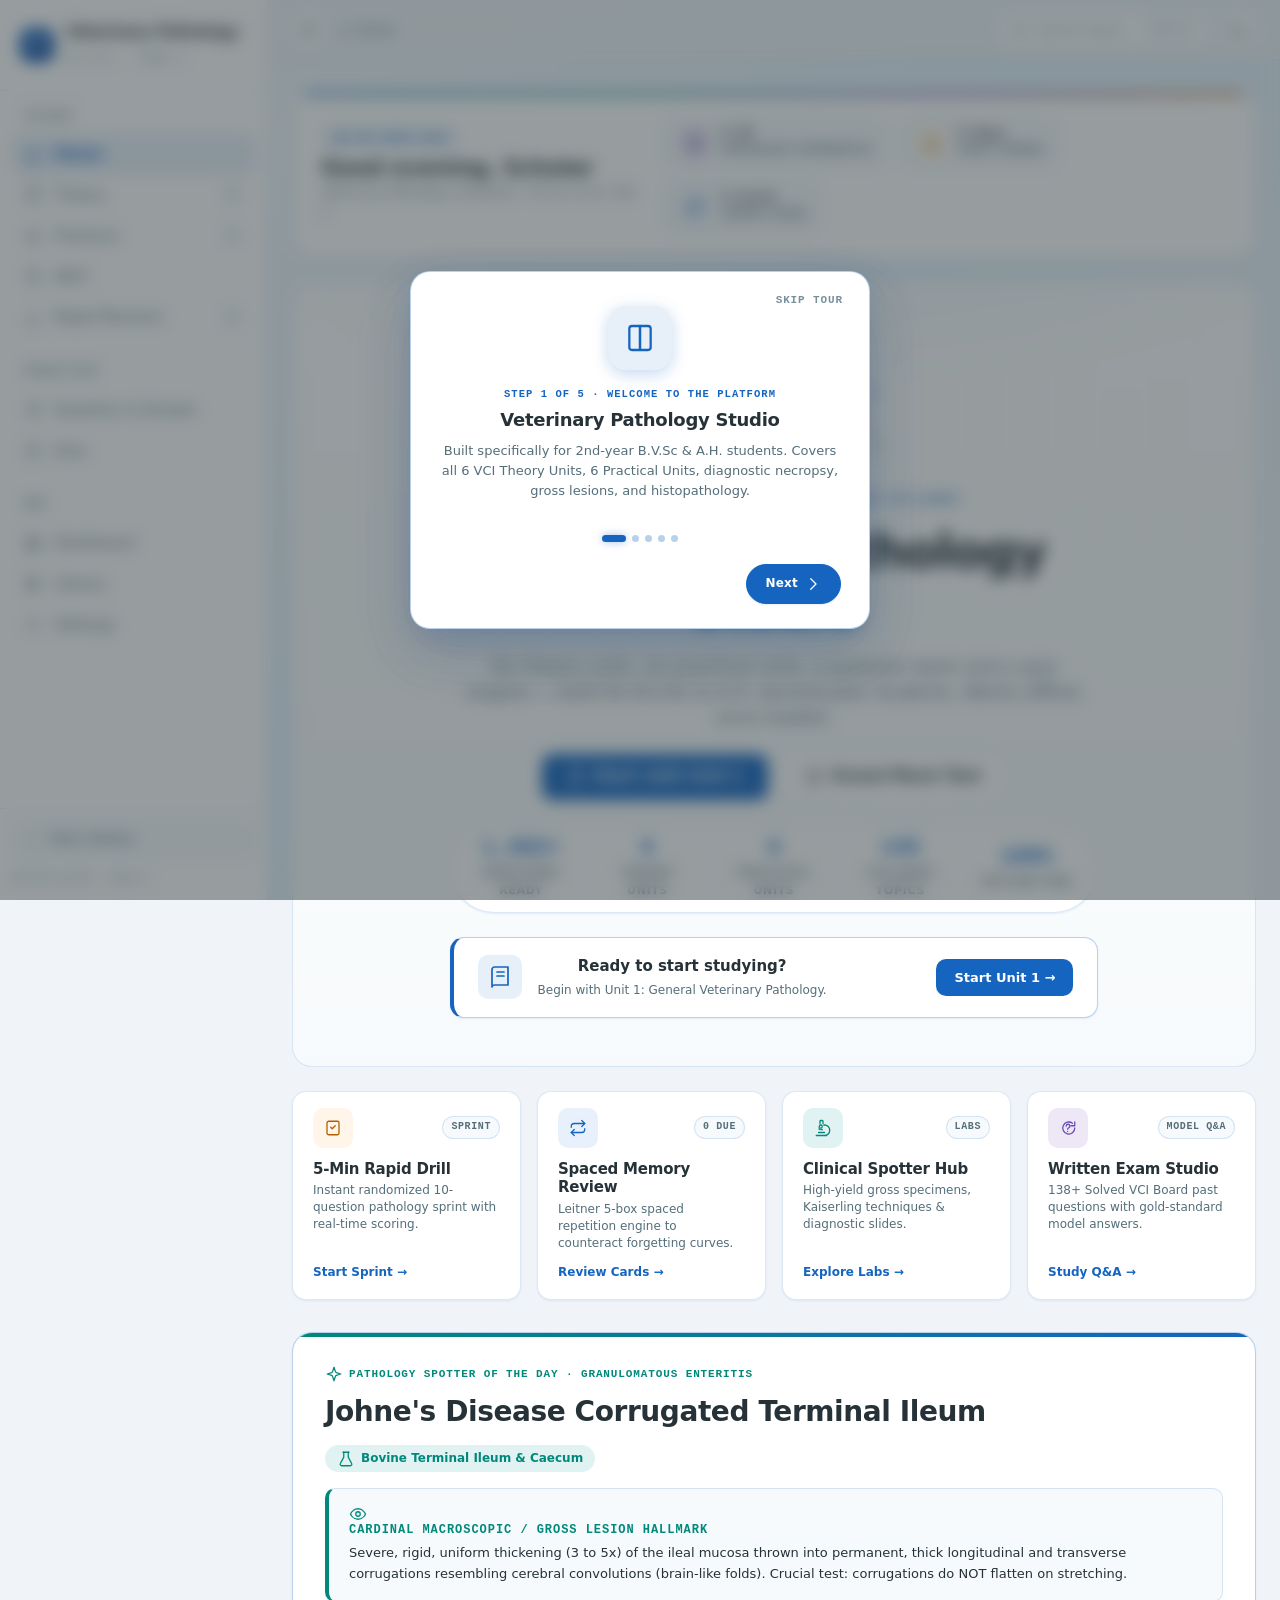
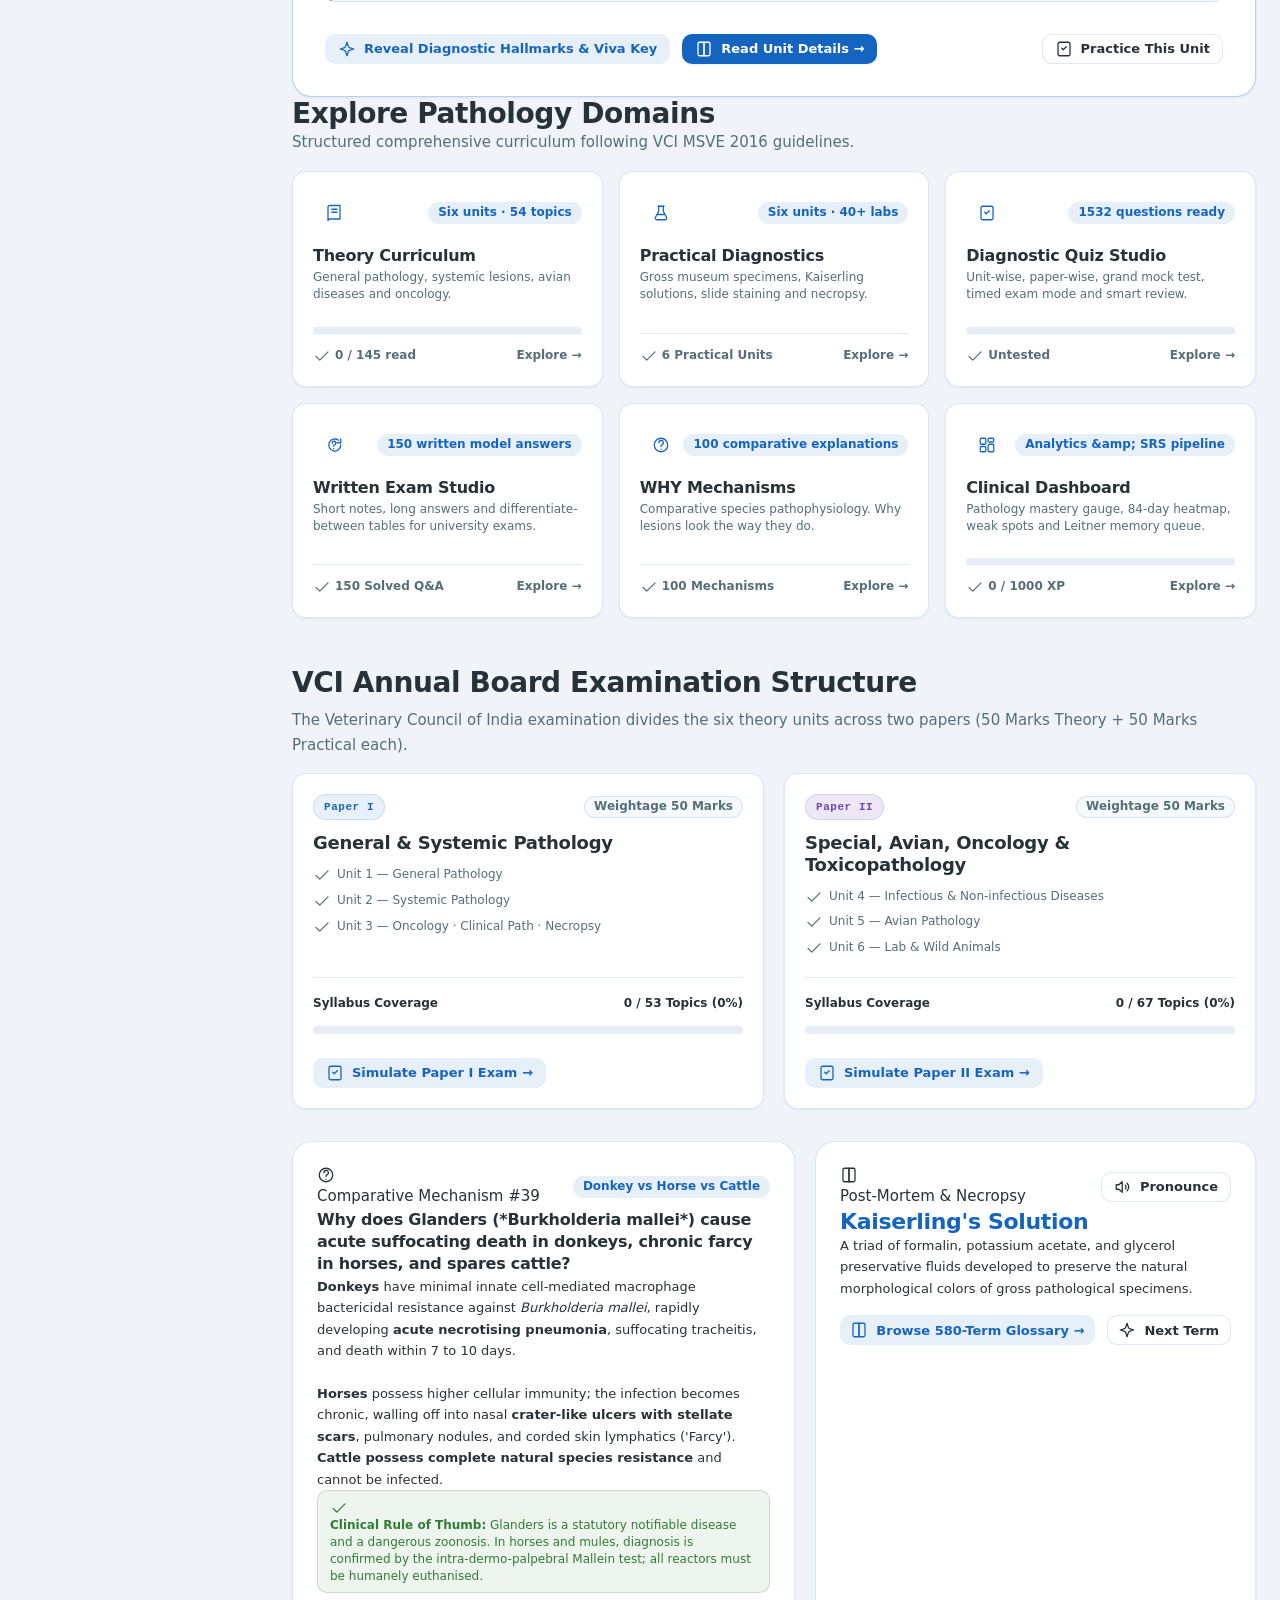
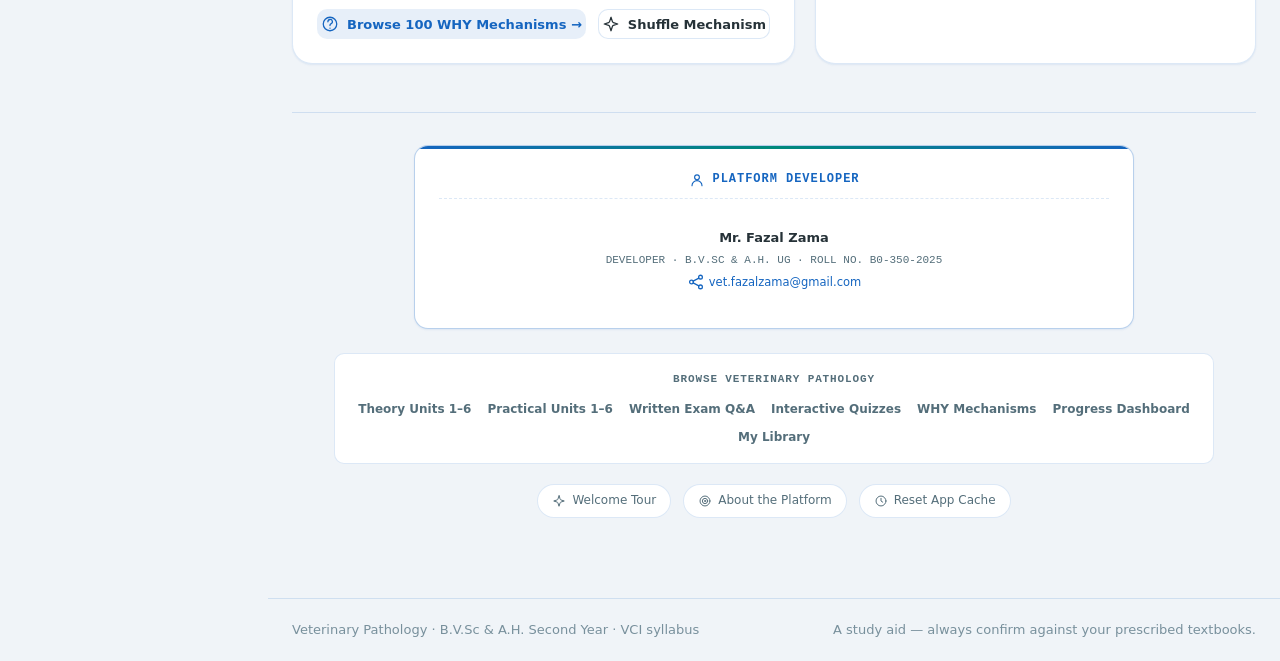
<file: index.html>
<!DOCTYPE html>
<html lang="en">
<head>
<meta charset="utf-8">
<meta name="viewport" content="width=device-width, initial-scale=1, viewport-fit=cover">
<title>Veterinary Pathology Studio — Notes, Q&amp;A and Quizzes</title>
<meta name="description" content="A complete study companion for B.V.Sc second-year Veterinary Pathology: six theory units, six practical units, question bank, quizzes and progress dashboard. Works offline.">
<meta name="theme-color" content="#1565c0">

<link rel="manifest" href="manifest.json">

<!-- Icons. iOS ignores the manifest for the home-screen icon, so it needs
     its own apple-touch-icon link. -->
<link rel="icon" type="image/png" sizes="32x32" href="images/favicon-32.png">
<link rel="icon" type="image/png" sizes="192x192" href="images/icon-192.png">
<link rel="apple-touch-icon" href="images/apple-touch-icon.png">

<!-- iOS standalone behaviour: launches full screen without Safari chrome -->
<meta name="apple-mobile-web-app-capable" content="yes">
<meta name="apple-mobile-web-app-status-bar-style" content="black-translucent">
<meta name="apple-mobile-web-app-title" content="Vet Pathology">
<meta name="mobile-web-app-capable" content="yes">
<meta name="application-name" content="Vet Pathology">

<!-- Theme must be applied before first paint to avoid a white flash -->
<script>
  (function () {
    try {
      var t = JSON.parse(localStorage.getItem("vpath-theme") || '"light"');
      document.documentElement.setAttribute("data-theme", t === "dark" ? "dark" : "light");
    } catch (e) {}
  })();
</script>

<link rel="stylesheet" href="assets/css/tokens.css">
<link rel="stylesheet" href="assets/css/main.css?v=16">
<link rel="stylesheet" href="assets/css/sections.css?v=19">
<link rel="stylesheet" href="assets/css/deep-guide.css">
<link rel="stylesheet" href="assets/css/revision.css?v=16">
<link rel="stylesheet" href="assets/css/animations.css">
</head>

<body>

<div class="app">

  <!-- ==================== SIDEBAR ==================== -->
  <aside class="sidebar" id="sidebar">
    <a class="brand" href="#/">
      <span class="brand__mark">VP</span>
      <span>
        <span class="brand__name">Veterinary Pathology</span>
        <span class="brand__sub">B.V.Sc · YEAR 2</span>
      </span>
    </a>

    <nav class="nav">
      <div class="nav__group">
        <div class="nav__label">Study</div>
        <a class="nav__link" data-nav="home" href="#/">
          <svg class="ico" viewBox="0 0 24 24" fill="none" stroke="currentColor" stroke-width="1.7" stroke-linecap="round" stroke-linejoin="round"><path d="M3 10.5 12 3l9 7.5"/><path d="M5 9.5V21h14V9.5"/></svg>
          Home</a>
        <a class="nav__link" data-nav="theory" href="#/theory">
          <svg class="ico" viewBox="0 0 24 24" fill="none" stroke="currentColor" stroke-width="1.7" stroke-linecap="round" stroke-linejoin="round"><path d="M4 4.5A2.5 2.5 0 0 1 6.5 2H20v18H6.5A2.5 2.5 0 0 0 4 22z"/><path d="M9 7h7M9 11h7"/></svg>
          Theory <span class="nav__badge">6</span></a>
        <a class="nav__link" data-nav="practical" href="#/practical">
          <svg class="ico" viewBox="0 0 24 24" fill="none" stroke="currentColor" stroke-width="1.7" stroke-linecap="round" stroke-linejoin="round"><path d="M9 3v6.5L4.5 18A2 2 0 0 0 6.3 21h11.4a2 2 0 0 0 1.8-3L15 9.5V3"/><path d="M8 3h8M7.5 14h9"/></svg>
          Practical <span class="nav__badge">6</span></a>
        <a class="nav__link" data-nav="why" href="#/why">
          <svg class="ico" viewBox="0 0 24 24" fill="none" stroke="currentColor" stroke-width="1.7" stroke-linecap="round" stroke-linejoin="round"><circle cx="12" cy="12" r="9"/><path d="M9.2 9a3 3 0 1 1 4 2.8c-.8.4-1.2 1-1.2 1.9v.3"/><path d="M12 17.5h.01"/></svg>
          WHY</a>
        <a class="nav__link" data-nav="revision" href="#/revision">
          <svg class="ico" viewBox="0 0 24 24" fill="none" stroke="currentColor" stroke-width="1.7" stroke-linecap="round" stroke-linejoin="round"><path d="M12 22c4 0 6.5-2.6 6.5-6 0-4.5-4.5-6-4.5-10 0 0-2.5 1.5-2.5 4.5 0 1.6-1 2.5-2 2.5s-1.5-.8-1.5-2C6.4 12.6 5.5 14.3 5.5 16c0 3.4 2.5 6 6.5 6z"/></svg>
          Rapid Revision <span class="nav__badge">6</span></a>
      </div>

      <div class="nav__group">
        <div class="nav__label">Practise</div>
        <a class="nav__link" data-nav="qa" href="#/qa">
          <svg class="ico" viewBox="0 0 24 24" fill="none" stroke="currentColor" stroke-width="1.7" stroke-linecap="round" stroke-linejoin="round"><path d="M21 12a8 8 0 1 1-3.1-6.3"/><path d="M21 4v5h-5"/><path d="M9.5 9.5a2.5 2.5 0 1 1 3.2 2.4c-.7.3-1.2.9-1.2 1.7"/><path d="M11.5 16.5h.01"/></svg>
          Question &amp; Answer</a>
        <a class="nav__link" data-nav="quiz" href="#/quiz">
          <svg class="ico" viewBox="0 0 24 24" fill="none" stroke="currentColor" stroke-width="1.7" stroke-linecap="round" stroke-linejoin="round"><path d="M4 5.5A2.5 2.5 0 0 1 6.5 3H18a2 2 0 0 1 2 2v14a2 2 0 0 1-2 2H6.5A2.5 2.5 0 0 1 4 18.5z"/><path d="m9 11 2 2 4-4"/></svg>
          Quiz</a>
      </div>

      <div class="nav__group">
        <div class="nav__label">Me</div>
        <a class="nav__link" data-nav="dashboard" href="#/dashboard">
          <svg class="ico" viewBox="0 0 24 24" fill="none" stroke="currentColor" stroke-width="1.7" stroke-linecap="round" stroke-linejoin="round"><rect x="3" y="3" width="7.5" height="8" rx="1.5"/><rect x="13.5" y="3" width="7.5" height="5" rx="1.5"/><rect x="3" y="14" width="7.5" height="7" rx="1.5"/><rect x="13.5" y="11" width="7.5" height="10" rx="1.5"/></svg>
          Dashboard</a>
        <a class="nav__link" data-nav="library" href="#/library">
          <svg class="ico" viewBox="0 0 24 24" fill="none" stroke="currentColor" stroke-width="1.7" stroke-linecap="round" stroke-linejoin="round"><path d="M5 4h4v16H5zM11 4h3v16h-3z"/><path d="m17.2 4.7 3 15.1"/></svg>
          Library</a>
        <a class="nav__link" data-nav="me" href="#/me">
          <svg class="ico" viewBox="0 0 24 24" fill="none" stroke="currentColor" stroke-width="1.7" stroke-linecap="round" stroke-linejoin="round"><circle cx="12" cy="8" r="3.6"/><path d="M4.5 20.5a7.5 7.5 0 0 1 15 0"/></svg>
          Settings</a>
      </div>
    </nav>

    <div class="sidebar__foot">
      <button class="sidebar-collapse-btn" id="sidebar-collapse-btn" type="button" title="Hide navigation panel" aria-label="Hide navigation panel">
        <svg class="ico" viewBox="0 0 24 24" fill="none" stroke="currentColor" stroke-width="1.7" stroke-linecap="round" stroke-linejoin="round"><path d="M15 5 8 12l7 7"/></svg>
        <span>Hide Sidebar</span>
      </button>
      <span class="small faint">B.V.Sc &amp; A.H. · Year 2</span>
    </div>
  </aside>

  <!-- ==================== MAIN ==================== -->
  <div class="main">

    <header class="topbar">
      <button class="iconbtn topbar__menu" id="menubtn" aria-label="Toggle navigation panel" title="Toggle navigation panel">
        <svg class="ico" viewBox="0 0 24 24" fill="none" stroke="currentColor" stroke-width="1.7" stroke-linecap="round"><path d="M4 7h16M4 12h16M4 17h16"/></svg>
      </button>

      <nav class="crumbs" id="crumbs" aria-label="Breadcrumb"></nav>

      <div class="topbar__spacer"></div>

      <button class="searchbtn" id="searchbtn" aria-label="Search">
        <svg class="ico" viewBox="0 0 24 24" fill="none" stroke="currentColor" stroke-width="1.7" stroke-linecap="round"><circle cx="11" cy="11" r="7"/><path d="m20 20-3.6-3.6"/></svg>
        <span>Search topics…</span>
        <kbd>Ctrl K</kbd>
      </button>

      <button class="iconbtn" id="themebtn" aria-label="Toggle theme"></button>
    </header>

    <main class="content">
      <div class="content__inner" id="view"><!-- rendered by app.js --></div>
    </main>

    <footer class="appfoot">
      <span>Veterinary Pathology · B.V.Sc &amp; A.H. Second Year · VCI syllabus</span>
      <span class="push">A study aid — always confirm against your prescribed textbooks.</span>
    </footer>

  </div>
</div>

<!-- ==================== BOTTOM NAV (mobile) ==================== -->
<nav class="bottomnav" aria-label="Primary">
  <a class="bottomnav__item" data-nav="theory" href="#/theory">
    <svg class="ico" viewBox="0 0 24 24" fill="none" stroke="currentColor" stroke-width="1.7" stroke-linecap="round" stroke-linejoin="round"><path d="M4 4.5A2.5 2.5 0 0 1 6.5 2H20v18H6.5A2.5 2.5 0 0 0 4 22z"/><path d="M9 7h7M9 11h7"/></svg>
    <span>Theory</span></a>

  <a class="bottomnav__item" data-nav="practical" href="#/practical">
    <svg class="ico" viewBox="0 0 24 24" fill="none" stroke="currentColor" stroke-width="1.7" stroke-linecap="round" stroke-linejoin="round"><path d="M9 3v6.5L4.5 18A2 2 0 0 0 6.3 21h11.4a2 2 0 0 0 1.8-3L15 9.5V3"/><path d="M8 3h8M7.5 14h9"/></svg>
    <span>Practical</span></a>

  <div class="bottomnav__fab">
    <a data-nav="quiz" href="#/quiz" aria-label="Quiz">
      <svg class="ico" viewBox="0 0 24 24" fill="none" stroke="currentColor" stroke-width="1.9" stroke-linecap="round" stroke-linejoin="round"><path d="M4 5.5A2.5 2.5 0 0 1 6.5 3H18a2 2 0 0 1 2 2v14a2 2 0 0 1-2 2H6.5A2.5 2.5 0 0 1 4 18.5z"/><path d="m9 11 2 2 4-4"/></svg>
    </a>
  </div>

  <a class="bottomnav__item" data-nav="qa" href="#/qa">
    <svg class="ico" viewBox="0 0 24 24" fill="none" stroke="currentColor" stroke-width="1.7" stroke-linecap="round" stroke-linejoin="round"><path d="M21 12a8 8 0 1 1-3.1-6.3"/><path d="M21 4v5h-5"/><path d="M9.5 9.5a2.5 2.5 0 1 1 3.2 2.4c-.7.3-1.2.9-1.2 1.7"/><path d="M11.5 16.5h.01"/></svg>
    <span>Q&amp;A</span></a>

  <a class="bottomnav__item" data-nav="dashboard" href="#/dashboard">
    <svg class="ico" viewBox="0 0 24 24" fill="none" stroke="currentColor" stroke-width="1.7" stroke-linecap="round" stroke-linejoin="round"><rect x="3" y="3" width="7.5" height="8" rx="1.5"/><rect x="13.5" y="3" width="7.5" height="5" rx="1.5"/><rect x="3" y="14" width="7.5" height="7" rx="1.5"/><rect x="13.5" y="11" width="7.5" height="10" rx="1.5"/></svg>
    <span>Progress</span></a>
</nav>

<!-- ==================== SEARCH PALETTE ==================== -->
<div class="modal" id="searchmodal" hidden>
  <div class="modal__scrim" id="searchscrim"></div>
  <div class="palette" role="dialog" aria-modal="true" aria-label="Search">
    <input class="palette__input" id="searchinput" type="text" placeholder="Search units, topics, questions…" autocomplete="off">
    <div class="palette__results" id="searchresults"></div>
    <div class="palette__hint">
      <span>↑ ↓ to move</span><span>Enter to open</span><span>Esc to close</span>
    </div>
  </div>
</div>

<!-- ==================== ABOUT MODAL ==================== -->
<div class="about-modal" id="aboutmodal" style="display:none;" onclick="if(event.target===this) app.closeAbout()">
  <div class="about-card" role="dialog" aria-modal="true" aria-label="About Veterinary Pathology Studio">
    <button class="about-close" onclick="app.closeAbout()" aria-label="Close">&times;</button>
    <div class="about-hero">
      <h2 class="about-hero-title">Veterinary Pathology Studio</h2>
      <div class="about-hero-tag">VETERINARY CURRICULUM COMPANION</div>
    </div>

    <div class="about-section">
      <div class="about-section-head">Overview</div>
      <p>A comprehensive, interactive curriculum companion for B.V.Sc. &amp; A.H. Second Year Veterinary Pathology (VCI MSVE 2016 Syllabus). Designed for veterinary undergraduate students, it integrates 6 theory units, 6 practical units, comparative gross &amp; histopathology notes, clinical correlations, question banks, quizzes and an offline-first revision dashboard.</p>
    </div>

    <div class="about-section">
      <div class="about-section-head">Vision &amp; Mission</div>
      <ul class="about-list">
        <li><b>Complete VCI Syllabus:</b> Full coverage of General Pathology, Systemic Pathology, Infectious Diseases, Avian Pathology, Oncology, and Clinical Necropsy.</li>
        <li><b>Diagnostic Logic:</b> Pair every lesion with gross morphology, microscopic features, and clinical relevance.</li>
        <li><b>Active Recall:</b> Unit-wise quizzes, paper-wise practice, spaced repetition review, and written exam Q&amp;A banks.</li>
        <li><b>Accessible &amp; Offline:</b> 100% free, fast, responsive PWA that runs offline on any phone or laptop.</li>
      </ul>
    </div>

    <div class="about-section">
      <div class="about-section-head">Developer</div>
      <ul class="about-list">
        <li><b>Mr. Fazal Zama</b> &middot; Developer &middot; B.V.Sc &amp; A.H. UG &middot; Roll No. B0-350-2025 &middot; <a class="credit-contact" href="mailto:vet.fazalzama@gmail.com">vet.fazalzama@gmail.com</a></li>
      </ul>
    </div>
  </div>
</div>

<!-- ==================== ONBOARDING TOUR ==================== -->
<div class="onboard-modal" id="onboard-modal" style="display:none;" onclick="if(event.target===this) app.closeOnboarding(true)">
  <div class="onboard-card" role="dialog" aria-modal="true" aria-label="Welcome tour">
    <!-- contents dynamically injected by app._renderOnboardSlide() -->
  </div>
</div>

<!-- ==================== INSTALL BANNER ==================== -->
<div class="install-banner" id="install-banner" role="region" aria-label="Install app">
  <div class="install-icon">
    <svg class="ico" viewBox="0 0 24 24" fill="none" stroke="currentColor" stroke-width="1.8" stroke-linecap="round" stroke-linejoin="round"><path d="M21 15v4a2 2 0 0 1-2 2H5a2 2 0 0 1-2-2v-4"/><polyline points="7 10 12 15 17 10"/><line x1="12" y1="15" x2="12" y2="3"/></svg>
  </div>
  <div class="install-msg">
    Install <b>Veterinary Pathology Studio</b> — 100% offline access, instant loading, lives on your device.
  </div>
  <button class="install-btn" onclick="app.triggerInstall()">Install App</button>
  <button class="install-close" onclick="app.dismissInstall()" aria-label="Dismiss">&times;</button>
</div>

<div class="toast" id="toast" role="status" aria-live="polite"></div>

<!-- ==================== SCRIPTS ====================
     ORDER MATTERS.
     1. Data files first — they only declare variables.
     2. store.js — needs nothing.
     3. quiz.js / dashboard.js — need store + syllabus.
     4. app.js LAST — it boots the whole site.
================================================== -->
<script src="data/data-syllabus.JS"></script>
<script src="data/data-theory-unit1.JS?v=18"></script>
<script src="data/data-theory-unit2.JS?v=18"></script>
<script src="data/data-theory-unit3.JS?v=18"></script>
<script src="data/data-theory-unit4.JS?v=18"></script>
<script src="data/data-theory-unit5.JS?v=18"></script>
<script src="data/data-theory-unit6.JS?v=18"></script>
<script src="data/data-practical.JS?v=18"></script>
<script src="data/data-why.JS?v=18"></script>
<script src="data/data-qa.JS"></script>
<script src="data/data-revision.JS?v=16"></script>
<script src="data/data-quiz.JS?v=15"></script>

<script src="js/store.js?v=19"></script>
<script src="js/quiz.js?v=21"></script>
<script src="js/dashboard.js?v=20"></script>
<script src="js/glossary.js?v=16"></script>
<script src="js/search.js?v=16"></script>
<script src="js/deep-guide.js"></script>
<script src="js/revision.js?v=16"></script>
<script src="js/app.js?v=18"></script>

<script>
  /* ---- Offline indicator ---- */
  (function () {
    var pill = null;
    function update() {
      if (navigator.onLine) { if (pill) { pill.remove(); pill = null; } return; }
      if (!pill) {
        pill = document.createElement("div");
        pill.className = "offline";
        pill.textContent = "Offline — saved lessons still work";
        document.body.appendChild(pill);
      }
    }
    window.addEventListener("online", update);
    window.addEventListener("offline", update);
    update();
  })();

  /* ---- Hide the bottom nav while scrolling down, show on scroll up ---- */
  (function () {
    var last = 0;
    var target = document.querySelector(".content");
    if (!target) return;
    window.addEventListener("scroll", function () {
      var y = window.scrollY;
      if (y > last && y > 140) document.body.classList.add("hide-bottomnav");
      else document.body.classList.remove("hide-bottomnav");
      last = y;
    }, { passive: true });
  })();

  /* ---- Service worker: offline support.
         Only registers over http/https — not from file:// ---- */
  if ("serviceWorker" in navigator && location.protocol.indexOf("http") === 0) {
    window.addEventListener("load", function () {
      navigator.serviceWorker.register("service-worker.js").catch(function () {});
      // Ask the browser never to evict the offline copy to free space.
      if (navigator.storage && navigator.storage.persist) {
        navigator.storage.persist().catch(function () {});
      }
    });
  }
</script>

</body>
</html>
</file>
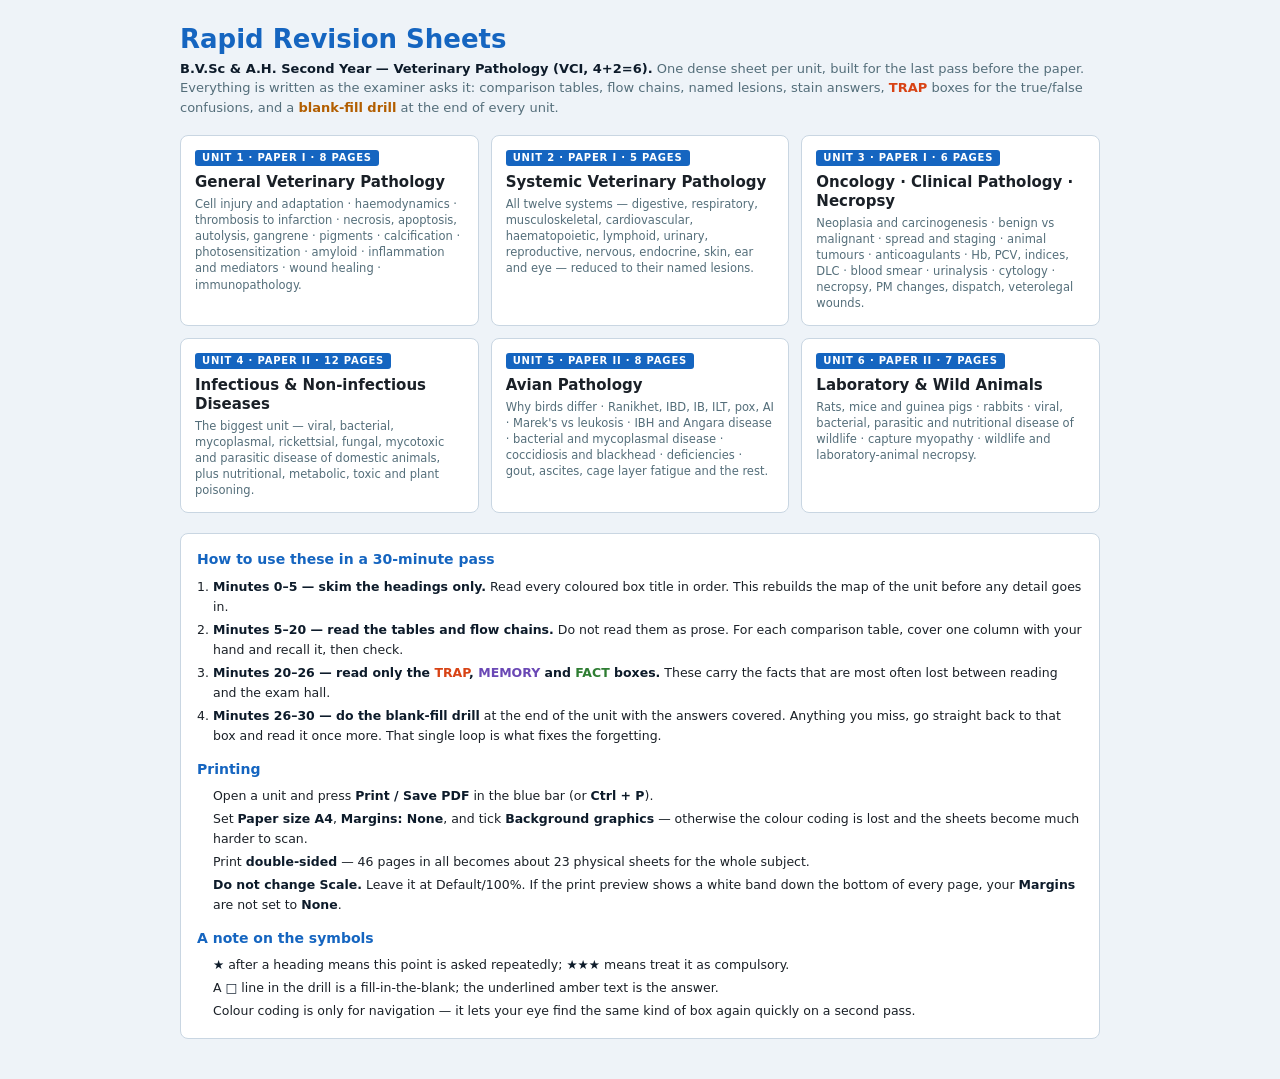
<file: revision/index.html>
<!DOCTYPE html>
<html lang="en">
<head>
<meta charset="utf-8">
<meta name="viewport" content="width=device-width,initial-scale=1">
<title>Rapid Revision Sheets — Veterinary Pathology</title>
<link rel="stylesheet" href="assets/revision.css?v=3">
</head>
<body>

<div class="hub">
  <h1>Rapid Revision Sheets</h1>
  <p class="sub">
    <b>B.V.Sc &amp; A.H. Second Year — Veterinary Pathology (VCI, 4+2=6).</b>
    One dense sheet per unit, built for the last pass before the paper.
    Everything is written as the examiner asks it: comparison tables, flow chains, named lesions,
    stain answers, <b class="r">TRAP</b> boxes for the true/false confusions, and a
    <b class="a">blank-fill drill</b> at the end of every unit.
  </p>

  <div class="grid">

    <a class="card" href="unit-1.html">
      <span class="tag">UNIT 1 · PAPER I · 8 PAGES</span>
      <h3>General Veterinary Pathology</h3>
      <p>Cell injury and adaptation · haemodynamics · thrombosis to infarction · necrosis, apoptosis, autolysis, gangrene · pigments · calcification · photosensitization · amyloid · inflammation and mediators · wound healing · immunopathology.</p>
    </a>

    <a class="card" href="unit-2.html">
      <span class="tag">UNIT 2 · PAPER I · 5 PAGES</span>
      <h3>Systemic Veterinary Pathology</h3>
      <p>All twelve systems — digestive, respiratory, musculoskeletal, cardiovascular, haematopoietic, lymphoid, urinary, reproductive, nervous, endocrine, skin, ear and eye — reduced to their named lesions.</p>
    </a>

    <a class="card" href="unit-3.html">
      <span class="tag">UNIT 3 · PAPER I · 6 PAGES</span>
      <h3>Oncology · Clinical Pathology · Necropsy</h3>
      <p>Neoplasia and carcinogenesis · benign vs malignant · spread and staging · animal tumours · anticoagulants · Hb, PCV, indices, DLC · blood smear · urinalysis · cytology · necropsy, PM changes, dispatch, veterolegal wounds.</p>
    </a>

    <a class="card" href="unit-4.html">
      <span class="tag">UNIT 4 · PAPER II · 12 PAGES</span>
      <h3>Infectious &amp; Non-infectious Diseases</h3>
      <p>The biggest unit — viral, bacterial, mycoplasmal, rickettsial, fungal, mycotoxic and parasitic disease of domestic animals, plus nutritional, metabolic, toxic and plant poisoning.</p>
    </a>

    <a class="card" href="unit-5.html">
      <span class="tag">UNIT 5 · PAPER II · 8 PAGES</span>
      <h3>Avian Pathology</h3>
      <p>Why birds differ · Ranikhet, IBD, IB, ILT, pox, AI · Marek's vs leukosis · IBH and Angara disease · bacterial and mycoplasmal disease · coccidiosis and blackhead · deficiencies · gout, ascites, cage layer fatigue and the rest.</p>
    </a>

    <a class="card" href="unit-6.html">
      <span class="tag">UNIT 6 · PAPER II · 7 PAGES</span>
      <h3>Laboratory &amp; Wild Animals</h3>
      <p>Rats, mice and guinea pigs · rabbits · viral, bacterial, parasitic and nutritional disease of wildlife · capture myopathy · wildlife and laboratory-animal necropsy.</p>
    </a>

  </div>

  <div class="howto">
    <h3>How to use these in a 30-minute pass</h3>
    <ol>
      <li><b>Minutes 0–5 — skim the headings only.</b> Read every coloured box title in order. This rebuilds the map of the unit before any detail goes in.</li>
      <li><b>Minutes 5–20 — read the tables and flow chains.</b> Do not read them as prose. For each comparison table, cover one column with your hand and recall it, then check.</li>
      <li><b>Minutes 20–26 — read only the <span class="r">TRAP</span>, <span class="p">MEMORY</span> and <span class="g">FACT</span> boxes.</b> These carry the facts that are most often lost between reading and the exam hall.</li>
      <li><b>Minutes 26–30 — do the blank-fill drill</b> at the end of the unit with the answers covered. Anything you miss, go straight back to that box and read it once more. That single loop is what fixes the forgetting.</li>
    </ol>
    <h3 style="margin-top:12px">Printing</h3>
    <ul>
      <li>Open a unit and press <b>Print / Save PDF</b> in the blue bar (or <b>Ctrl&nbsp;+&nbsp;P</b>).</li>
      <li>Set <b>Paper size A4</b>, <b>Margins: None</b>, and tick <b>Background graphics</b> — otherwise the colour coding is lost and the sheets become much harder to scan.</li>
      <li>Print <b>double-sided</b> — 46 pages in all becomes about 23 physical sheets for the whole subject.</li>
      <li><b>Do not change Scale.</b> Leave it at Default/100%. If the print preview shows a white band down the bottom of every page, your <b>Margins</b> are not set to <b>None</b>.</li>
    </ul>
    <h3 style="margin-top:12px">A note on the symbols</h3>
    <ul>
      <li><b>★</b> after a heading means this point is asked repeatedly; <b>★★★</b> means treat it as compulsory.</li>
      <li>A <b>□</b> line in the drill is a fill-in-the-blank; the underlined amber text is the answer.</li>
      <li>Colour coding is only for navigation — it lets your eye find the same kind of box again quickly on a second pass.</li>
    </ul>
  </div>
</div>

</body>
</html>
</file>
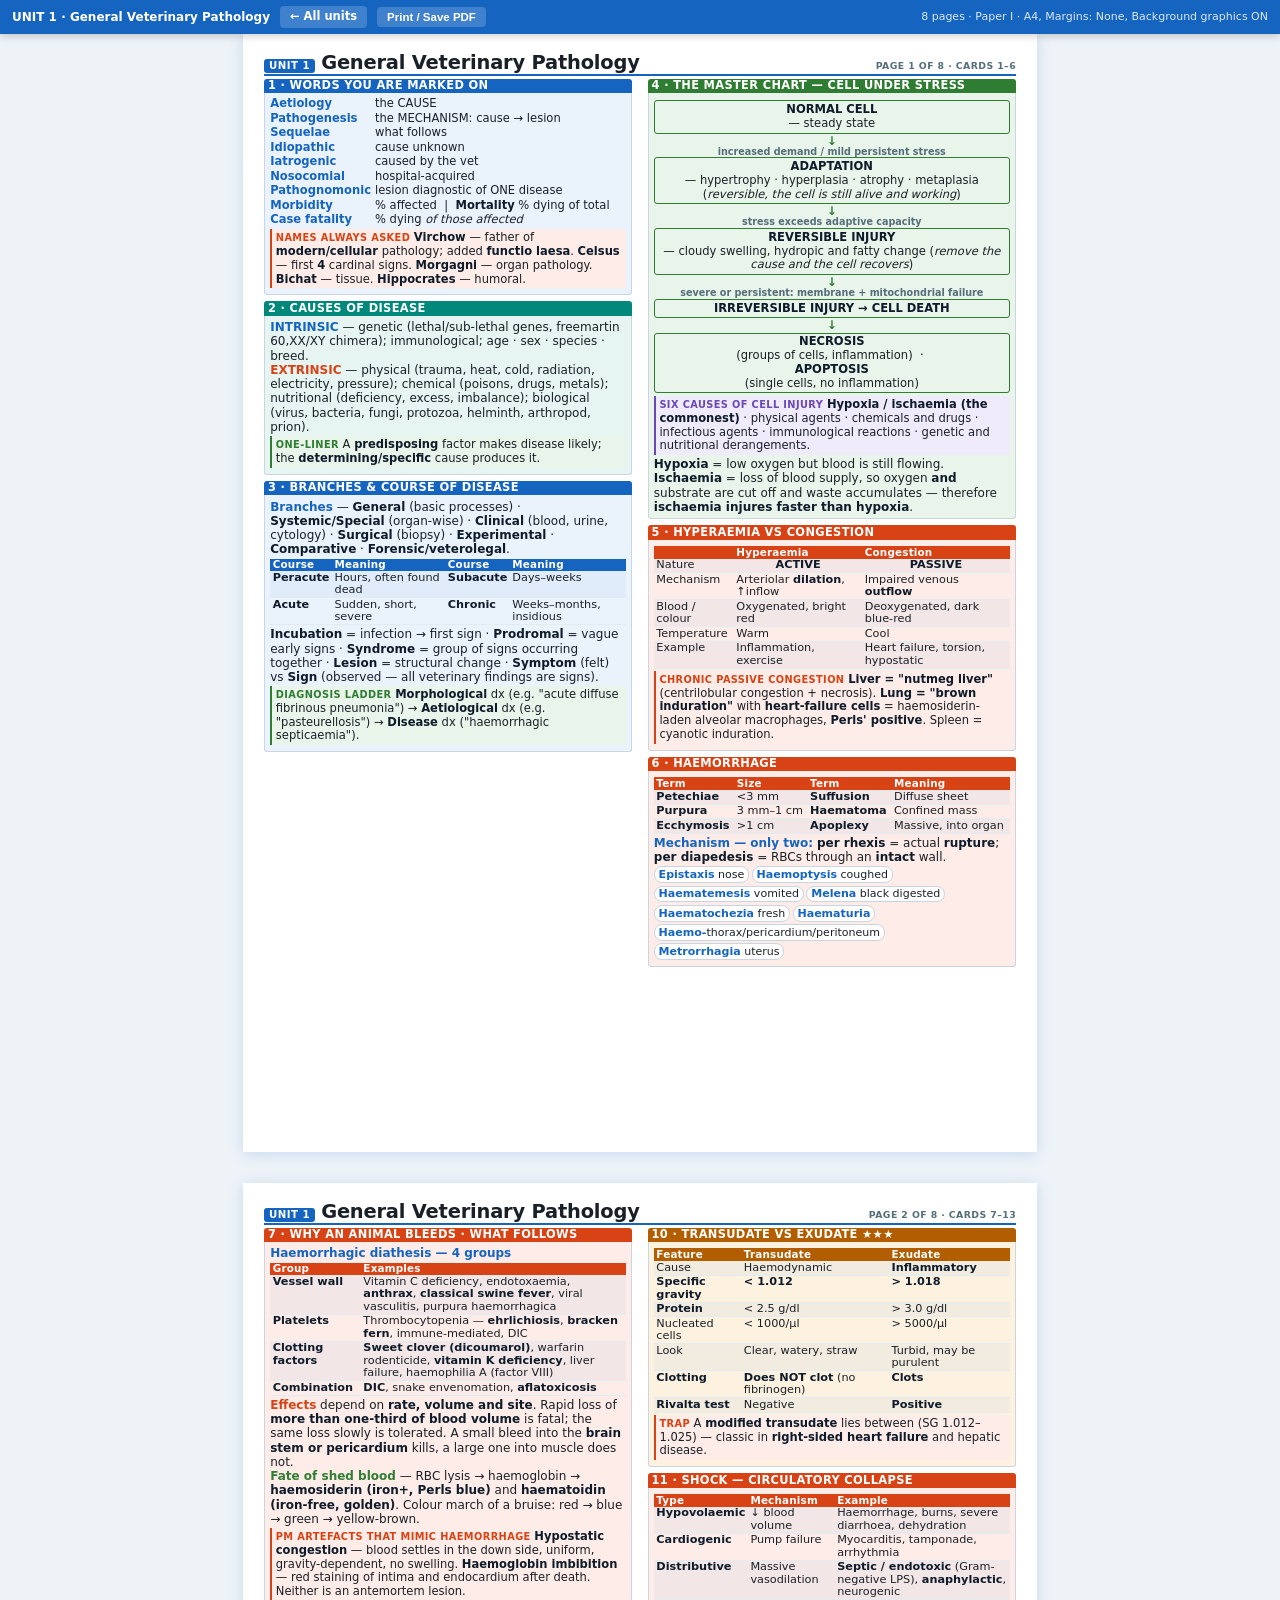
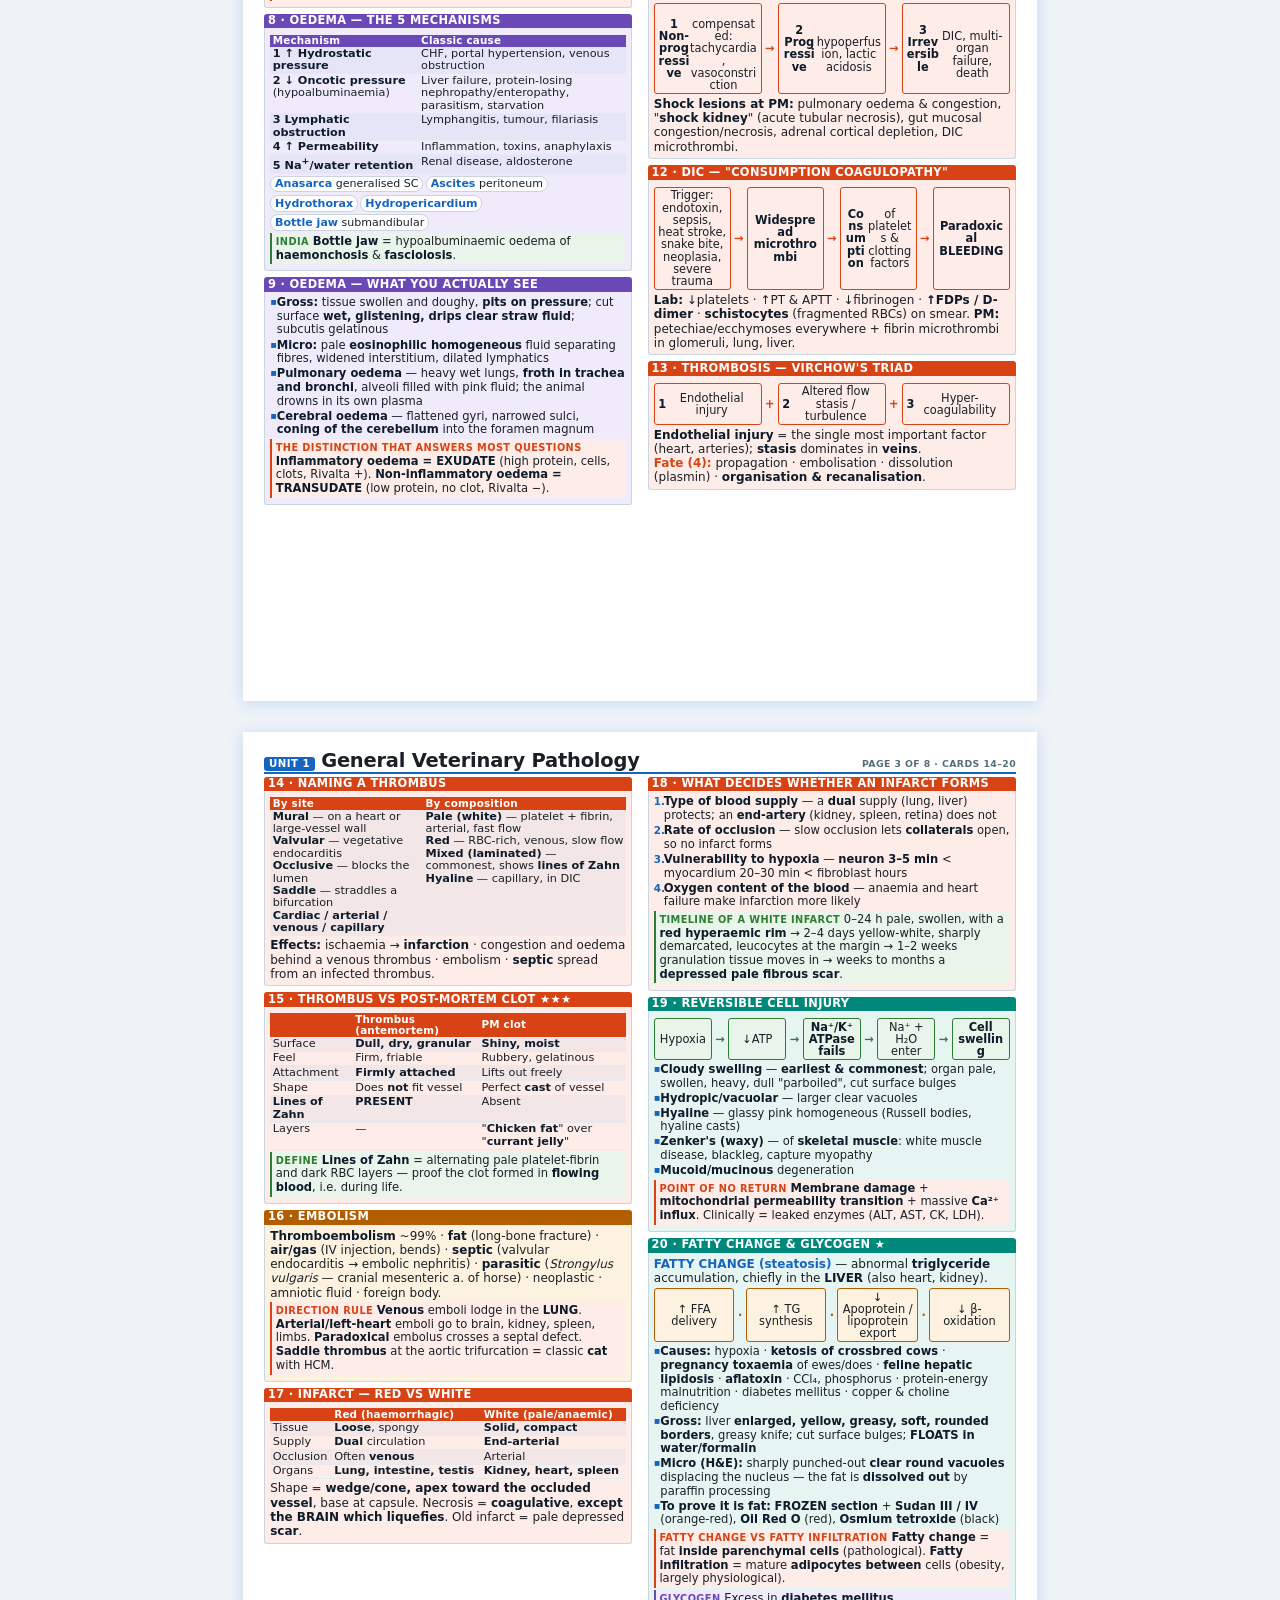
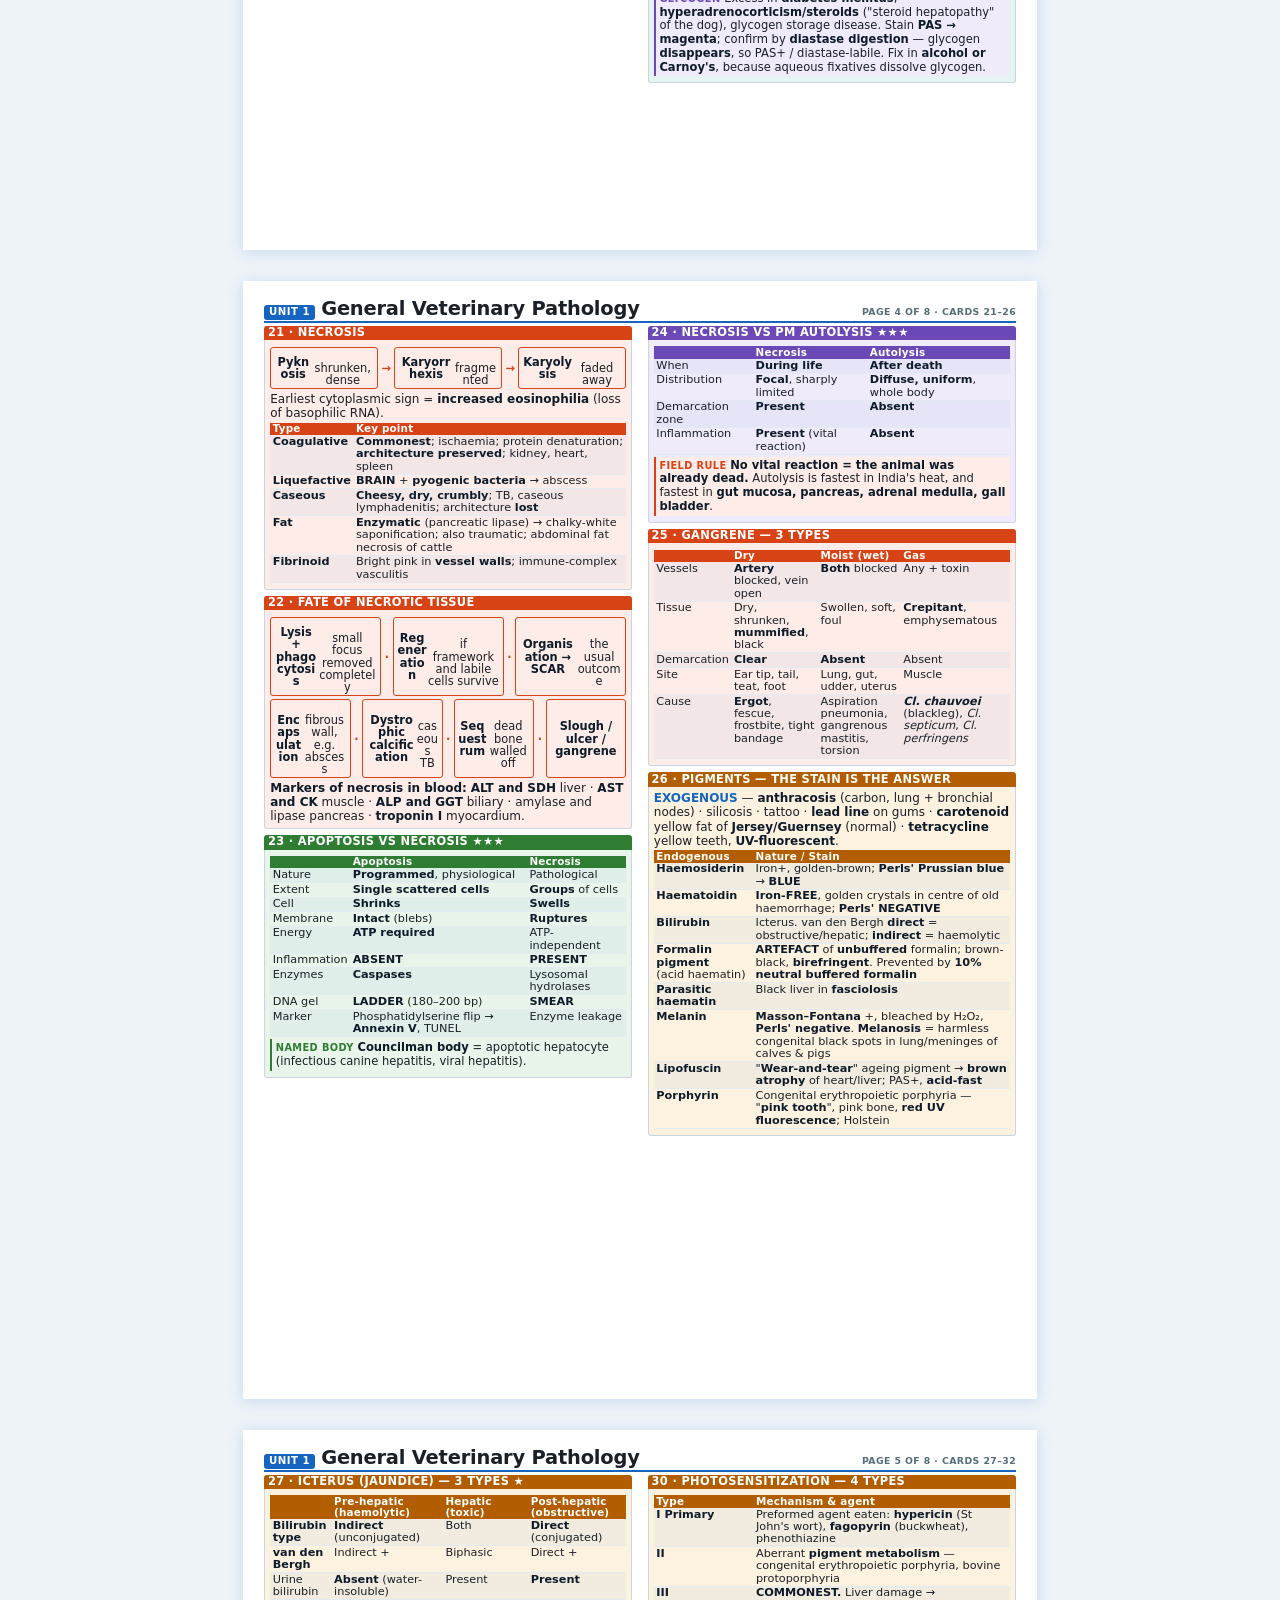
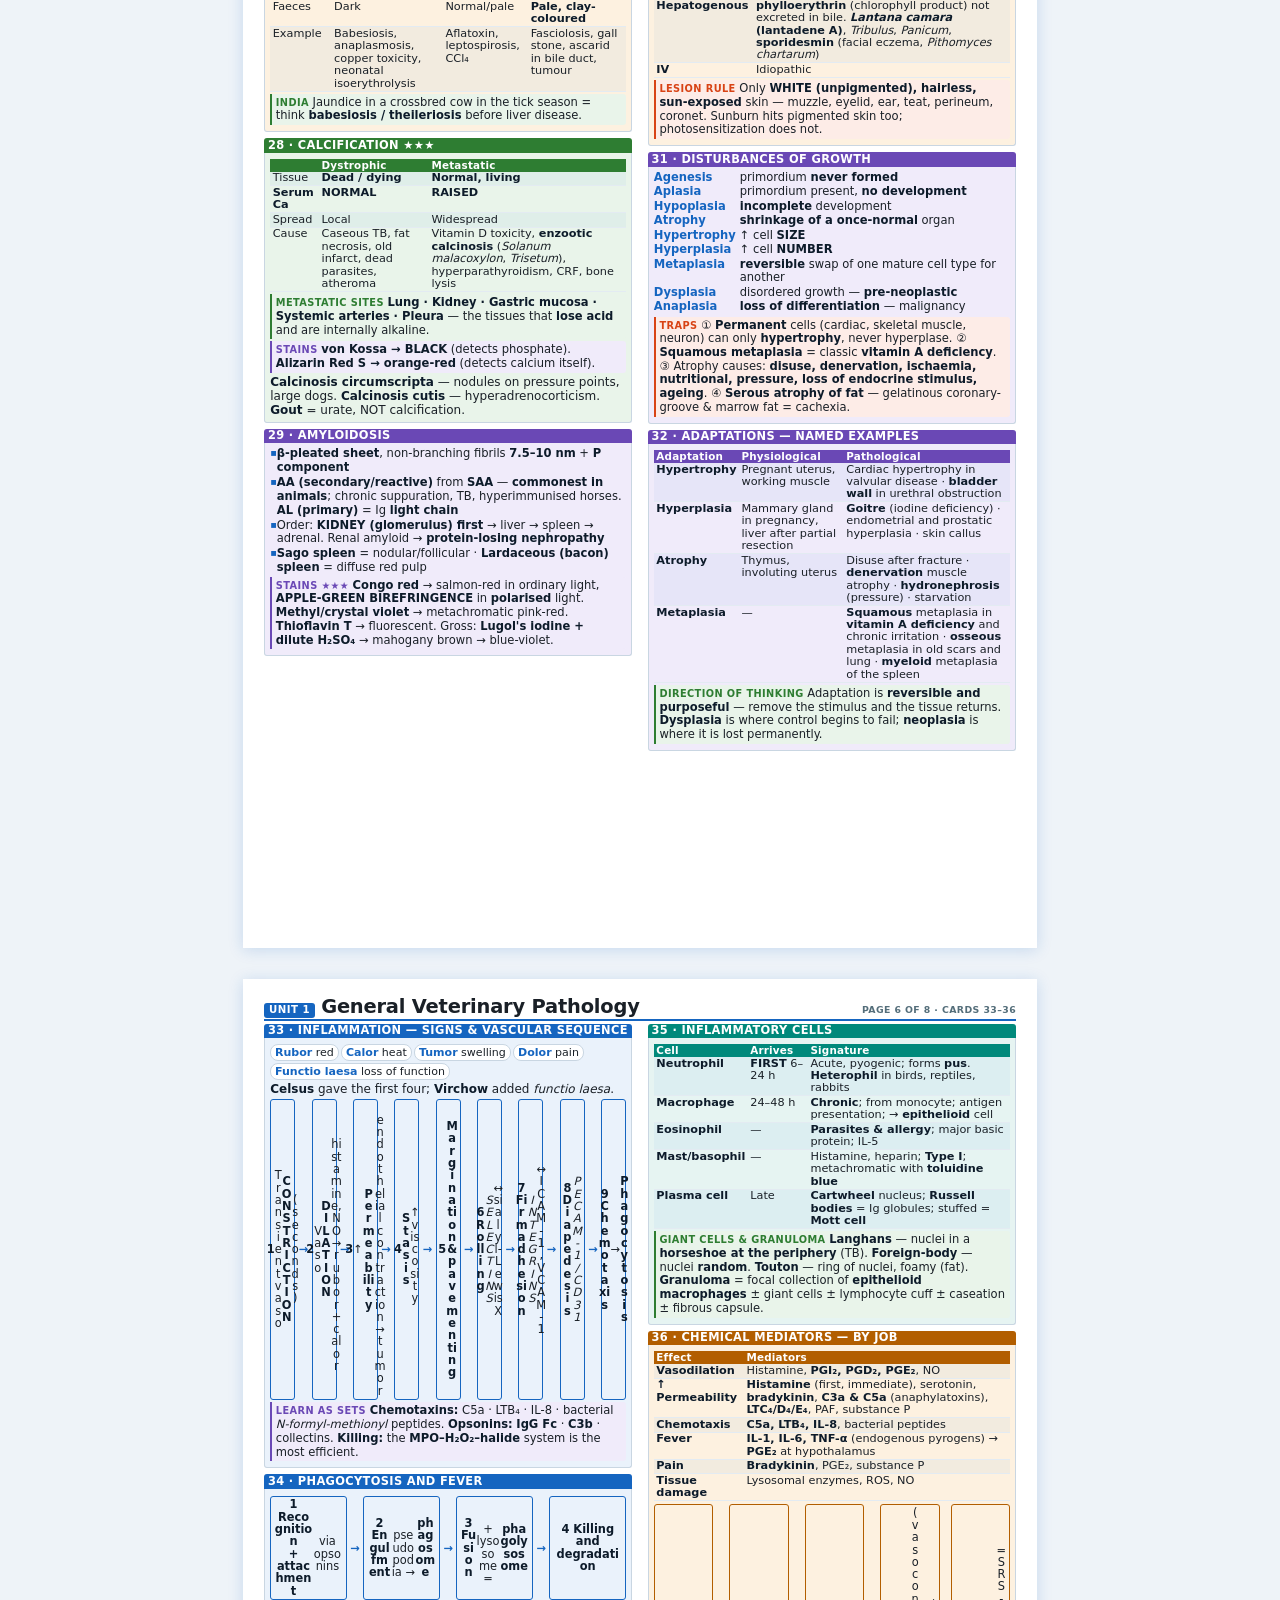
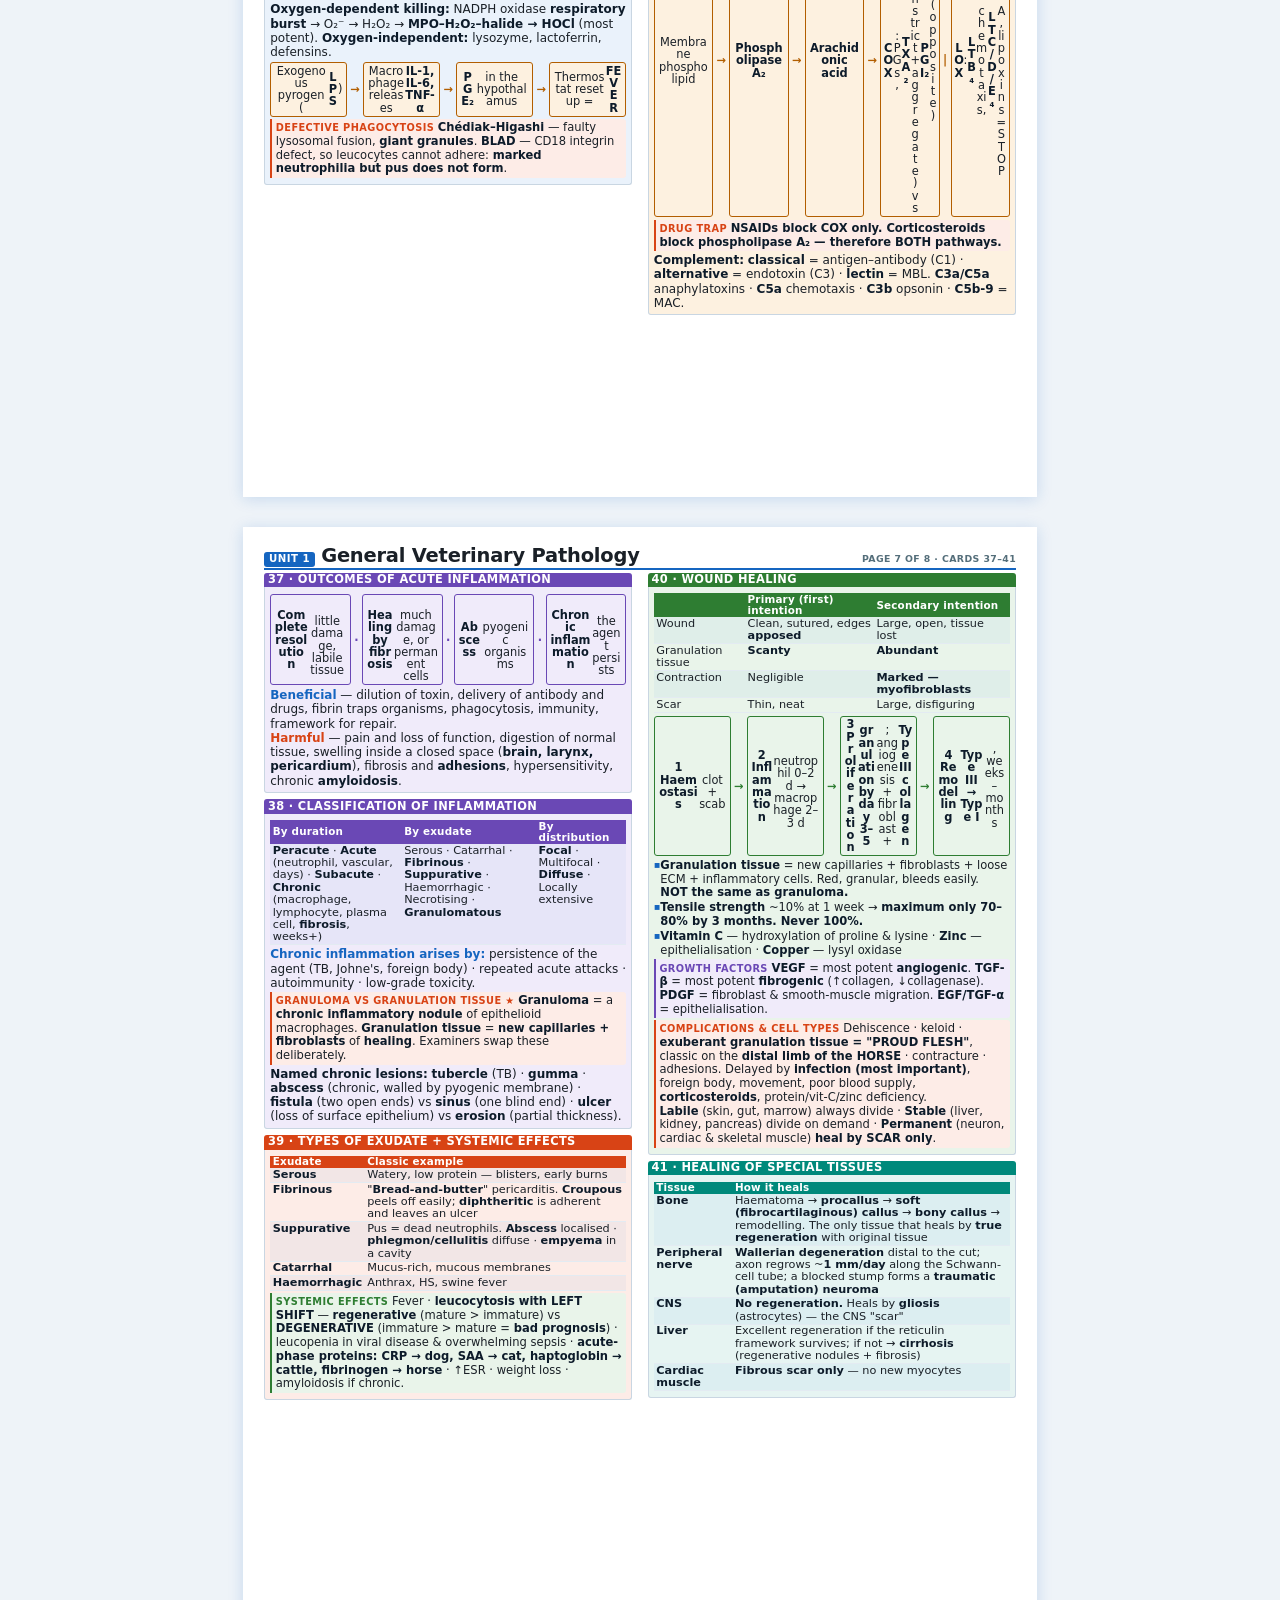
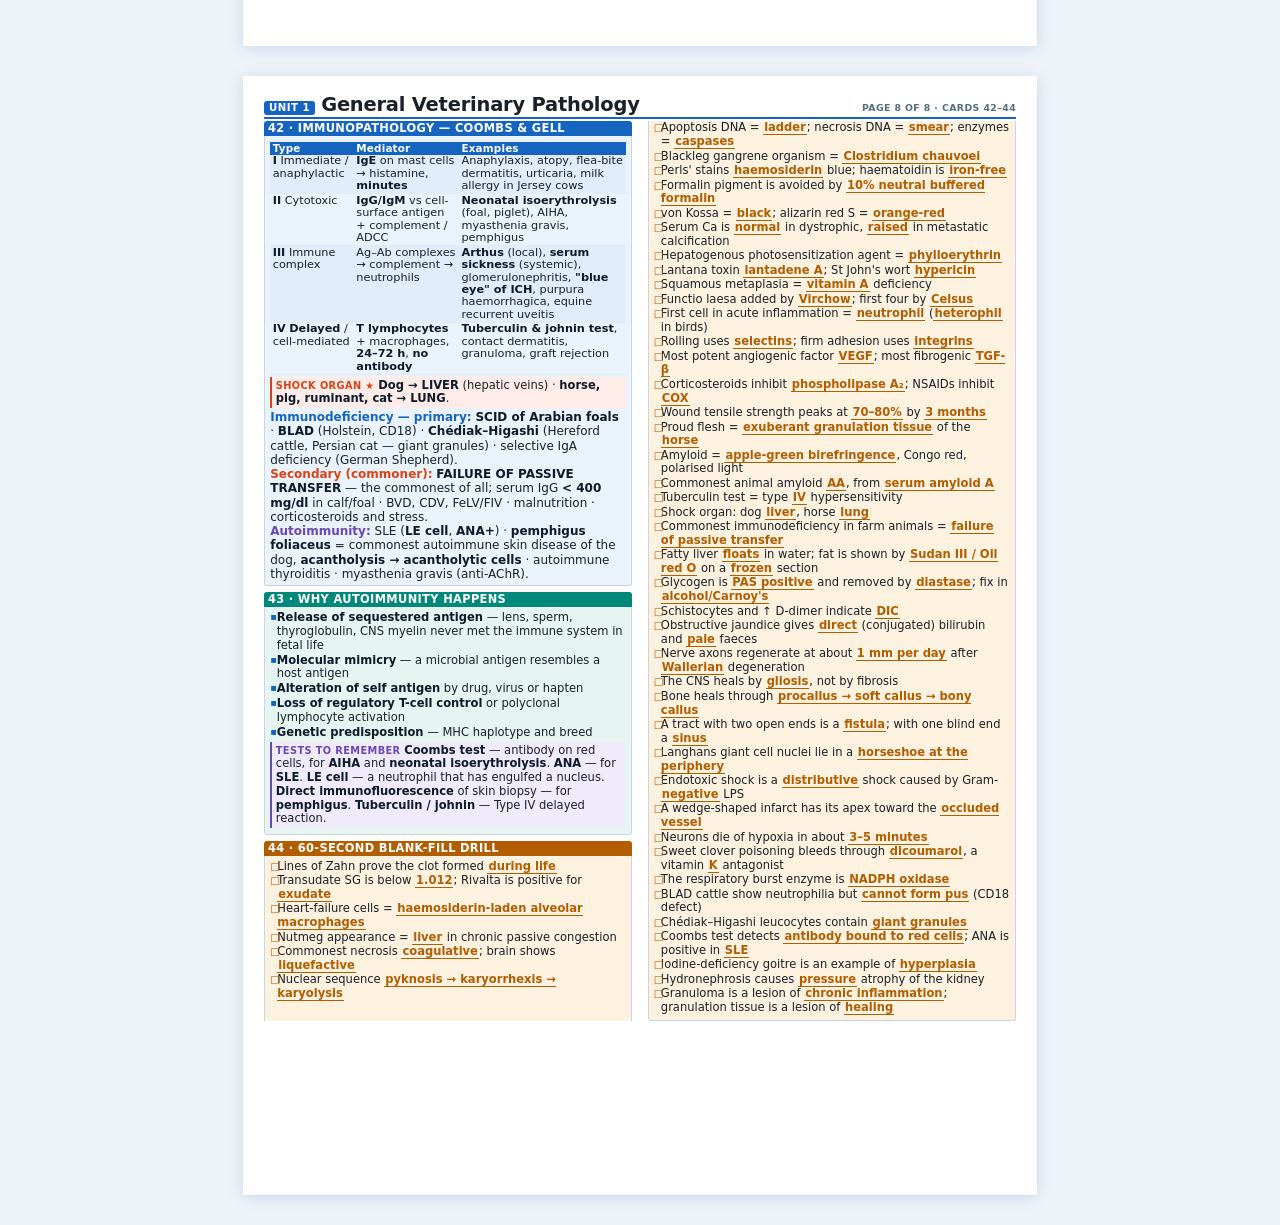
<file: revision/unit-1.html>
<!DOCTYPE html>
<html lang="en">
<head>
<meta charset="utf-8">
<meta name="viewport" content="width=device-width,initial-scale=1">
<title>Unit 1 — General Pathology · Rapid Revision</title>
<link rel="stylesheet" href="assets/revision.css?v=7">
</head>
<body>

<div class="bar">
  <span class="t">UNIT 1 · General Veterinary Pathology</span>
  <a href="index.html">← All units</a>
  <button onclick="window.print()">Print / Save PDF</button>
  <span class="sp">8 pages · Paper I · A4, Margins: None, Background graphics ON</span>
</div>

<!-- ================== PAGE 1 ================== -->
<section class="page">
  <div class="masthead">
    <span class="u">UNIT 1</span><h1>General Veterinary Pathology</h1>
    <span class="pg">PAGE 1 OF 8 &middot; CARDS 1&ndash;6</span>
  </div>
  <div class="cols">

    <div class="box t1">
      <h2>1 · Words you are marked on</h2>
      <div class="body">
        <dl class="dl">
          <dt>Aetiology</dt><dd>the CAUSE</dd>
          <dt>Pathogenesis</dt><dd>the MECHANISM: cause → lesion</dd>
          <dt>Sequelae</dt><dd>what follows</dd>
          <dt>Idiopathic</dt><dd>cause unknown</dd>
          <dt>Iatrogenic</dt><dd>caused by the vet</dd>
          <dt>Nosocomial</dt><dd>hospital-acquired</dd>
          <dt>Pathognomonic</dt><dd>lesion diagnostic of ONE disease</dd>
          <dt>Morbidity</dt><dd>% affected &nbsp;|&nbsp; <b>Mortality</b> % dying of total</dd>
          <dt>Case fatality</dt><dd>% dying <i>of those affected</i></dd>
        </dl>
        <div class="trap"><span class="lbl">Names always asked</span>
          <b>Virchow</b> — father of <b>modern/cellular</b> pathology; added <b>functio laesa</b>. <b>Celsus</b> — first <b>4</b> cardinal signs. <b>Morgagni</b> — organ pathology. <b>Bichat</b> — tissue. <b>Hippocrates</b> — humoral.</div>
      </div>
    </div>

    <div class="box t2">
      <h2>2 · Causes of disease</h2>
      <div class="body">
        <b class="k">INTRINSIC</b> — genetic (lethal/sub-lethal genes, freemartin 60,XX/XY chimera); immunological; age · sex · species · breed.<br>
        <b class="r">EXTRINSIC</b> — physical (trauma, heat, cold, radiation, electricity, pressure); chemical (poisons, drugs, metals); nutritional (deficiency, excess, imbalance); biological (virus, bacteria, fungi, protozoa, helminth, arthropod, prion).
        <div class="fact"><span class="lbl">One-liner</span> A <b>predisposing</b> factor makes disease likely; the <b>determining/specific</b> cause produces it.</div>
      </div>
    </div>

    <div class="box t1">
      <h2>3 · Branches &amp; course of disease</h2>
      <div class="body">
        <b class="k">Branches</b> — <b>General</b> (basic processes) · <b>Systemic/Special</b> (organ-wise) · <b>Clinical</b> (blood, urine, cytology) · <b>Surgical</b> (biopsy) · <b>Experimental</b> · <b>Comparative</b> · <b>Forensic/veterolegal</b>.
        <table>
          <tr><th>Course</th><th>Meaning</th><th>Course</th><th>Meaning</th></tr>
          <tr><td><b>Peracute</b></td><td>Hours, often found dead</td><td><b>Subacute</b></td><td>Days–weeks</td></tr>
          <tr><td><b>Acute</b></td><td>Sudden, short, severe</td><td><b>Chronic</b></td><td>Weeks–months, insidious</td></tr>
        </table>
        <b>Incubation</b> = infection → first sign · <b>Prodromal</b> = vague early signs · <b>Syndrome</b> = group of signs occurring together · <b>Lesion</b> = structural change · <b>Symptom</b> (felt) vs <b>Sign</b> (observed — all veterinary findings are signs).
        <div class="fact"><span class="lbl">Diagnosis ladder</span> <b>Morphological</b> dx (e.g. "acute diffuse fibrinous pneumonia") → <b>Aetiological</b> dx (e.g. "pasteurellosis") → <b>Disease</b> dx ("haemorrhagic septicaemia").</div>
      </div>
    </div>

    <div class="box t6">
      <h2>4 · THE MASTER CHART — cell under stress</h2>
      <div class="body">
        <div class="flow grn">
          <div class="n"><b>NORMAL CELL</b> — steady state</div>
          <div class="ar">↓ <span>increased demand / mild persistent stress</span></div>
          <div class="n"><b>ADAPTATION</b> — hypertrophy · hyperplasia · atrophy · metaplasia (<i>reversible, the cell is still alive and working</i>)</div>
          <div class="ar">↓ <span>stress exceeds adaptive capacity</span></div>
          <div class="n"><b>REVERSIBLE INJURY</b> — cloudy swelling, hydropic and fatty change (<i>remove the cause and the cell recovers</i>)</div>
          <div class="ar">↓ <span>severe or persistent: membrane + mitochondrial failure</span></div>
          <div class="n"><b>IRREVERSIBLE INJURY → CELL DEATH</b></div>
          <div class="ar">↓</div>
          <div class="n"><b>NECROSIS</b> (groups of cells, inflammation) &nbsp;·&nbsp; <b>APOPTOSIS</b> (single cells, no inflammation)</div>
        </div>
        <div class="mem"><span class="lbl">Six causes of cell injury</span> <b>Hypoxia / ischaemia (the commonest)</b> · physical agents · chemicals and drugs · infectious agents · immunological reactions · genetic and nutritional derangements.</div>
        <b>Hypoxia</b> = low oxygen but blood is still flowing. <b>Ischaemia</b> = loss of blood supply, so oxygen <b>and</b> substrate are cut off and waste accumulates — therefore <b>ischaemia injures faster than hypoxia</b>.
      </div>
    </div>

    <div class="box t5">
      <h2>5 · Hyperaemia vs Congestion</h2>
      <div class="body">
        <table class="tc">
          <tr><th></th><th>Hyperaemia</th><th>Congestion</th></tr>
          <tr><td>Nature</td><td class="c"><b>ACTIVE</b></td><td class="c"><b>PASSIVE</b></td></tr>
          <tr><td>Mechanism</td><td>Arteriolar <b>dilation</b>, ↑inflow</td><td>Impaired venous <b>outflow</b></td></tr>
          <tr><td>Blood / colour</td><td>Oxygenated, bright red</td><td>Deoxygenated, dark blue-red</td></tr>
          <tr><td>Temperature</td><td>Warm</td><td>Cool</td></tr>
          <tr><td>Example</td><td>Inflammation, exercise</td><td>Heart failure, torsion, hypostatic</td></tr>
        </table>
        <div class="trap"><span class="lbl">Chronic passive congestion</span>
          <b>Liver = "nutmeg liver"</b> (centrilobular congestion + necrosis). <b>Lung = "brown induration"</b> with <b>heart-failure cells</b> = haemosiderin-laden alveolar macrophages, <b>Perls' positive</b>. Spleen = cyanotic induration.</div>
      </div>
    </div>

    <div class="box t5">
      <h2>6 · Haemorrhage</h2>
      <div class="body">
        <table class="tc">
          <tr><th>Term</th><th>Size</th><th>Term</th><th>Meaning</th></tr>
          <tr><td><b>Petechiae</b></td><td>&lt;3 mm</td><td><b>Suffusion</b></td><td>Diffuse sheet</td></tr>
          <tr><td><b>Purpura</b></td><td>3 mm–1 cm</td><td><b>Haematoma</b></td><td>Confined mass</td></tr>
          <tr><td><b>Ecchymosis</b></td><td>&gt;1 cm</td><td><b>Apoplexy</b></td><td>Massive, into organ</td></tr>
        </table>
        <b class="k">Mechanism — only two:</b> <b>per rhexis</b> = actual <b>rupture</b>; <b>per diapedesis</b> = RBCs through an <b>intact</b> wall.
        <div class="chips">
          <span class="chip"><b>Epistaxis</b> nose</span><span class="chip"><b>Haemoptysis</b> coughed</span>
          <span class="chip"><b>Haematemesis</b> vomited</span><span class="chip"><b>Melena</b> black digested</span>
          <span class="chip"><b>Haematochezia</b> fresh</span><span class="chip"><b>Haematuria</b></span>
          <span class="chip"><b>Haemo-</b>thorax/pericardium/peritoneum</span><span class="chip"><b>Metrorrhagia</b> uterus</span>
        </div>
      </div>
    </div>

  </div>
</section>

<!-- ================== PAGE 2 ================== -->
<section class="page">
  <div class="masthead">
    <span class="u">UNIT 1</span><h1>General Veterinary Pathology</h1>
    <span class="pg">PAGE 2 OF 8 &middot; CARDS 7&ndash;13</span>
  </div>
  <div class="cols">

    <div class="box t5">
      <h2>7 · Why an animal bleeds · what follows</h2>
      <div class="body">
        <b class="k">Haemorrhagic diathesis — 4 groups</b>
        <table class="tc">
          <tr><th>Group</th><th>Examples</th></tr>
          <tr><td><b>Vessel wall</b></td><td>Vitamin C deficiency, endotoxaemia, <b>anthrax</b>, <b>classical swine fever</b>, viral vasculitis, purpura haemorrhagica</td></tr>
          <tr><td><b>Platelets</b></td><td>Thrombocytopenia — <b>ehrlichiosis</b>, <b>bracken fern</b>, immune-mediated, DIC</td></tr>
          <tr><td><b>Clotting factors</b></td><td><b>Sweet clover (dicoumarol)</b>, warfarin rodenticide, <b>vitamin K deficiency</b>, liver failure, haemophilia A (factor VIII)</td></tr>
          <tr><td><b>Combination</b></td><td><b>DIC</b>, snake envenomation, <b>aflatoxicosis</b></td></tr>
        </table>
        <b class="r">Effects</b> depend on <b>rate, volume and site</b>. Rapid loss of <b>more than one-third of blood volume</b> is fatal; the same loss slowly is tolerated. A small bleed into the <b>brain stem or pericardium</b> kills, a large one into muscle does not.<br>
        <b class="g">Fate of shed blood</b> — RBC lysis → haemoglobin → <b>haemosiderin (iron+, Perls blue)</b> and <b>haematoidin (iron-free, golden)</b>. Colour march of a bruise: red → blue → green → yellow-brown.
        <div class="trap"><span class="lbl">PM artefacts that mimic haemorrhage</span> <b>Hypostatic congestion</b> — blood settles in the down side, uniform, gravity-dependent, no swelling. <b>Haemoglobin imbibition</b> — red staining of intima and endocardium after death. Neither is an antemortem lesion.</div>
      </div>
    </div>

    <div class="box t3">
      <h2>8 · Oedema — the 5 mechanisms</h2>
      <div class="body">
        <table class="tp">
          <tr><th>Mechanism</th><th>Classic cause</th></tr>
          <tr><td><b>1 ↑ Hydrostatic pressure</b></td><td>CHF, portal hypertension, venous obstruction</td></tr>
          <tr><td><b>2 ↓ Oncotic pressure</b> (hypoalbuminaemia)</td><td>Liver failure, protein-losing nephropathy/enteropathy, parasitism, starvation</td></tr>
          <tr><td><b>3 Lymphatic obstruction</b></td><td>Lymphangitis, tumour, filariasis</td></tr>
          <tr><td><b>4 ↑ Permeability</b></td><td>Inflammation, toxins, anaphylaxis</td></tr>
          <tr><td><b>5 Na<sup>+</sup>/water retention</b></td><td>Renal disease, aldosterone</td></tr>
        </table>
        <div class="chips">
          <span class="chip"><b>Anasarca</b> generalised SC</span><span class="chip"><b>Ascites</b> peritoneum</span>
          <span class="chip"><b>Hydrothorax</b></span><span class="chip"><b>Hydropericardium</b></span>
          <span class="chip"><b>Bottle jaw</b> submandibular</span>
        </div>
        <div class="fact"><span class="lbl">India</span> <b>Bottle jaw</b> = hypoalbuminaemic oedema of <b>haemonchosis</b> &amp; <b>fasciolosis</b>.</div>
      </div>
    </div>

    <div class="box t3">
      <h2>9 · Oedema — what you actually see</h2>
      <div class="body">
        <ul class="sm">
          <li><b>Gross:</b> tissue swollen and doughy, <b>pits on pressure</b>; cut surface <b>wet, glistening, drips clear straw fluid</b>; subcutis gelatinous</li>
          <li><b>Micro:</b> pale <b>eosinophilic homogeneous</b> fluid separating fibres, widened interstitium, dilated lymphatics</li>
          <li><b>Pulmonary oedema</b> — heavy wet lungs, <b>froth in trachea and bronchi</b>, alveoli filled with pink fluid; the animal drowns in its own plasma</li>
          <li><b>Cerebral oedema</b> — flattened gyri, narrowed sulci, <b>coning of the cerebellum</b> into the foramen magnum</li>
        </ul>
        <div class="trap"><span class="lbl">The distinction that answers most questions</span> <b>Inflammatory oedema = EXUDATE</b> (high protein, cells, clots, Rivalta +). <b>Non-inflammatory oedema = TRANSUDATE</b> (low protein, no clot, Rivalta −).</div>
      </div>
    </div>

    <div class="box t4">
      <h2>10 · TRANSUDATE vs EXUDATE ★★★</h2>
      <div class="body">
        <table class="ta">
          <tr><th>Feature</th><th>Transudate</th><th>Exudate</th></tr>
          <tr><td>Cause</td><td>Haemodynamic</td><td><b>Inflammatory</b></td></tr>
          <tr><td><b>Specific gravity</b></td><td><b>&lt; 1.012</b></td><td><b>&gt; 1.018</b></td></tr>
          <tr><td><b>Protein</b></td><td>&lt; 2.5 g/dl</td><td>&gt; 3.0 g/dl</td></tr>
          <tr><td>Nucleated cells</td><td>&lt; 1000/µl</td><td>&gt; 5000/µl</td></tr>
          <tr><td>Look</td><td>Clear, watery, straw</td><td>Turbid, may be purulent</td></tr>
          <tr><td><b>Clotting</b></td><td><b>Does NOT clot</b> (no fibrinogen)</td><td><b>Clots</b></td></tr>
          <tr><td><b>Rivalta test</b></td><td>Negative</td><td><b>Positive</b></td></tr>
        </table>
        <div class="trap"><span class="lbl">Trap</span> A <b>modified transudate</b> lies between (SG 1.012–1.025) — classic in <b>right-sided heart failure</b> and hepatic disease.</div>
      </div>
    </div>

    <div class="box t5">
      <h2>11 · SHOCK — circulatory collapse</h2>
      <div class="body">
        <table class="tc">
          <tr><th>Type</th><th>Mechanism</th><th>Example</th></tr>
          <tr><td><b>Hypovolaemic</b></td><td>↓ blood volume</td><td>Haemorrhage, burns, severe diarrhoea, dehydration</td></tr>
          <tr><td><b>Cardiogenic</b></td><td>Pump failure</td><td>Myocarditis, tamponade, arrhythmia</td></tr>
          <tr><td><b>Distributive</b></td><td>Massive vasodilation</td><td><b>Septic / endotoxic</b> (Gram-negative LPS), <b>anaphylactic</b>, neurogenic</td></tr>
        </table>
        <div class="chain red"><span class="s"><b>1 Non-progressive</b><br>compensated: tachycardia, vasoconstriction</span><span class="a2">→</span>
          <span class="s"><b>2 Progressive</b><br>hypoperfusion, lactic acidosis</span><span class="a2">→</span>
          <span class="s"><b>3 Irreversible</b><br>DIC, multi-organ failure, death</span></div>
        <b>Shock lesions at PM:</b> pulmonary oedema &amp; congestion, "<b>shock kidney</b>" (acute tubular necrosis), gut mucosal congestion/necrosis, adrenal cortical depletion, DIC microthrombi.
      </div>
    </div>

    <div class="box t5">
      <h2>12 · DIC — "consumption coagulopathy"</h2>
      <div class="body">
        <div class="chain red"><span class="s">Trigger: endotoxin, sepsis, heat stroke, snake bite, neoplasia, severe trauma</span><span class="a2">→</span>
          <span class="s"><b>Widespread microthrombi</b></span><span class="a2">→</span>
          <span class="s"><b>Consumption</b> of platelets &amp; clotting factors</span><span class="a2">→</span>
          <span class="s"><b>Paradoxical BLEEDING</b></span></div>
        <b>Lab:</b> ↓platelets · ↑PT &amp; APTT · ↓fibrinogen · <b>↑FDPs / D-dimer</b> · <b>schistocytes</b> (fragmented RBCs) on smear. <b>PM:</b> petechiae/ecchymoses everywhere + fibrin microthrombi in glomeruli, lung, liver.
      </div>
    </div>

    <div class="box t5">
      <h2>13 · Thrombosis — VIRCHOW'S TRIAD</h2>
      <div class="body">
        <div class="chain red">
          <span class="s"><b>1</b> Endothelial injury</span><span class="a2">+</span>
          <span class="s"><b>2</b> Altered flow<br>stasis / turbulence</span><span class="a2">+</span>
          <span class="s"><b>3</b> Hyper-coagulability</span>
        </div>
        <b>Endothelial injury</b> = the single most important factor (heart, arteries); <b>stasis</b> dominates in <b>veins</b>.<br>
        <b class="r">Fate (4):</b> propagation · embolisation · dissolution (plasmin) · <b>organisation &amp; recanalisation</b>.
      </div>
    </div>

  </div>
</section>

<!-- ================== PAGE 3 ================== -->
<section class="page">
  <div class="masthead">
    <span class="u">UNIT 1</span><h1>General Veterinary Pathology</h1>
    <span class="pg">PAGE 3 OF 8 &middot; CARDS 14&ndash;20</span>
  </div>
  <div class="cols">

    <div class="box t5">
      <h2>14 · Naming a thrombus</h2>
      <div class="body">
        <table class="tc">
          <tr><th>By site</th><th>By composition</th></tr>
          <tr><td><b>Mural</b> — on a heart or large-vessel wall<br><b>Valvular</b> — vegetative endocarditis<br><b>Occlusive</b> — blocks the lumen<br><b>Saddle</b> — straddles a bifurcation<br><b>Cardiac / arterial / venous / capillary</b></td><td><b>Pale (white)</b> — platelet + fibrin, arterial, fast flow<br><b>Red</b> — RBC-rich, venous, slow flow<br><b>Mixed (laminated)</b> — commonest, shows <b>lines of Zahn</b><br><b>Hyaline</b> — capillary, in DIC</td></tr>
        </table>
        <b>Effects:</b> ischaemia → <b>infarction</b> · congestion and oedema behind a venous thrombus · embolism · <b>septic</b> spread from an infected thrombus.
      </div>
    </div>

    <div class="box t5">
      <h2>15 · Thrombus vs Post-mortem clot ★★★</h2>
      <div class="body">
        <table class="tc">
          <tr><th></th><th>Thrombus (antemortem)</th><th>PM clot</th></tr>
          <tr><td>Surface</td><td><b>Dull, dry, granular</b></td><td><b>Shiny, moist</b></td></tr>
          <tr><td>Feel</td><td>Firm, friable</td><td>Rubbery, gelatinous</td></tr>
          <tr><td>Attachment</td><td><b>Firmly attached</b></td><td>Lifts out freely</td></tr>
          <tr><td>Shape</td><td>Does <b>not</b> fit vessel</td><td>Perfect <b>cast</b> of vessel</td></tr>
          <tr><td><b>Lines of Zahn</b></td><td><b>PRESENT</b></td><td>Absent</td></tr>
          <tr><td>Layers</td><td>—</td><td>"<b>Chicken fat</b>" over "<b>currant jelly</b>"</td></tr>
        </table>
        <div class="fact"><span class="lbl">Define</span> <b>Lines of Zahn</b> = alternating pale platelet-fibrin and dark RBC layers — proof the clot formed in <b>flowing blood</b>, i.e. during life.</div>
      </div>
    </div>

    <div class="box t4">
      <h2>16 · Embolism</h2>
      <div class="body">
        <b>Thromboembolism</b> ~99% · <b>fat</b> (long-bone fracture) · <b>air/gas</b> (IV injection, bends) · <b>septic</b> (valvular endocarditis → embolic nephritis) · <b>parasitic</b> (<i>Strongylus vulgaris</i> — cranial mesenteric a. of horse) · neoplastic · amniotic fluid · foreign body.
        <div class="trap"><span class="lbl">Direction rule</span> <b>Venous</b> emboli lodge in the <b>LUNG</b>. <b>Arterial/left-heart</b> emboli go to brain, kidney, spleen, limbs. <b>Paradoxical</b> embolus crosses a septal defect. <b>Saddle thrombus</b> at the aortic trifurcation = classic <b>cat</b> with HCM.</div>
      </div>
    </div>

    <div class="box t5">
      <h2>17 · Infarct — RED vs WHITE</h2>
      <div class="body">
        <table class="tc">
          <tr><th></th><th>Red (haemorrhagic)</th><th>White (pale/anaemic)</th></tr>
          <tr><td>Tissue</td><td><b>Loose</b>, spongy</td><td><b>Solid, compact</b></td></tr>
          <tr><td>Supply</td><td><b>Dual</b> circulation</td><td><b>End-arterial</b></td></tr>
          <tr><td>Occlusion</td><td>Often <b>venous</b></td><td>Arterial</td></tr>
          <tr><td>Organs</td><td><b>Lung, intestine, testis</b></td><td><b>Kidney, heart, spleen</b></td></tr>
        </table>
        Shape = <b>wedge/cone, apex toward the occluded vessel</b>, base at capsule. Necrosis = <b>coagulative</b>, <b>except the BRAIN which liquefies</b>. Old infarct = pale depressed <b>scar</b>.
      </div>
    </div>

    <div class="box t5">
      <h2>18 · What decides whether an infarct forms</h2>
      <div class="body">
        <ul class="num sm">
          <li><b>Type of blood supply</b> — a <b>dual</b> supply (lung, liver) protects; an <b>end-artery</b> (kidney, spleen, retina) does not</li>
          <li><b>Rate of occlusion</b> — slow occlusion lets <b>collaterals</b> open, so no infarct forms</li>
          <li><b>Vulnerability to hypoxia</b> — <b>neuron 3–5 min</b> &lt; myocardium 20–30 min &lt; fibroblast hours</li>
          <li><b>Oxygen content of the blood</b> — anaemia and heart failure make infarction more likely</li>
        </ul>
        <div class="fact"><span class="lbl">Timeline of a white infarct</span> 0–24 h pale, swollen, with a <b>red hyperaemic rim</b> → 2–4 days yellow-white, sharply demarcated, leucocytes at the margin → 1–2 weeks granulation tissue moves in → weeks to months a <b>depressed pale fibrous scar</b>.</div>
      </div>
    </div>

    <div class="box t2">
      <h2>19 · Reversible cell injury</h2>
      <div class="body">
        <div class="chain grn">
          <span class="s">Hypoxia</span><span class="a2">→</span><span class="s">↓ATP</span><span class="a2">→</span>
          <span class="s"><b>Na⁺/K⁺ ATPase fails</b></span><span class="a2">→</span>
          <span class="s">Na⁺ + H₂O enter</span><span class="a2">→</span><span class="s"><b>Cell swelling</b></span>
        </div>
        <ul class="sm">
          <li><b>Cloudy swelling</b> — <b>earliest &amp; commonest</b>; organ pale, swollen, heavy, dull "parboiled", cut surface bulges</li>
          <li><b>Hydropic/vacuolar</b> — larger clear vacuoles</li>
          <li><b>Hyaline</b> — glassy pink homogeneous (Russell bodies, hyaline casts)</li>
          <li><b>Zenker's (waxy)</b> — of <b>skeletal muscle</b>: white muscle disease, blackleg, capture myopathy</li>
          <li><b>Mucoid/mucinous</b> degeneration</li>
        </ul>
        <div class="trap"><span class="lbl">Point of no return</span> <b>Membrane damage</b> + <b>mitochondrial permeability transition</b> + massive <b>Ca²⁺ influx</b>. Clinically = leaked enzymes (ALT, AST, CK, LDH).</div>
      </div>
    </div>

    <div class="box t2">
      <h2>20 · FATTY CHANGE &amp; GLYCOGEN ★</h2>
      <div class="body">
        <b class="k">FATTY CHANGE (steatosis)</b> — abnormal <b>triglyceride</b> accumulation, chiefly in the <b>LIVER</b> (also heart, kidney).
        <div class="chain amb"><span class="s">↑ FFA delivery</span><span class="a2">·</span><span class="s">↑ TG synthesis</span><span class="a2">·</span>
          <span class="s">↓ Apoprotein / lipoprotein export</span><span class="a2">·</span><span class="s">↓ β-oxidation</span></div>
        <ul class="sm">
          <li><b>Causes:</b> hypoxia · <b>ketosis of crossbred cows</b> · <b>pregnancy toxaemia</b> of ewes/does · <b>feline hepatic lipidosis</b> · <b>aflatoxin</b> · CCl₄, phosphorus · protein-energy malnutrition · diabetes mellitus · copper &amp; choline deficiency</li>
          <li><b>Gross:</b> liver <b>enlarged, yellow, greasy, soft, rounded borders</b>, greasy knife; cut surface bulges; <b>FLOATS in water/formalin</b></li>
          <li><b>Micro (H&amp;E):</b> sharply punched-out <b>clear round vacuoles</b> displacing the nucleus — the fat is <b>dissolved out</b> by paraffin processing</li>
          <li><b>To prove it is fat:</b> <b>FROZEN section</b> + <b>Sudan III / IV</b> (orange-red), <b>Oil Red O</b> (red), <b>Osmium tetroxide</b> (black)</li>
        </ul>
        <div class="trap"><span class="lbl">Fatty change vs fatty infiltration</span> <b>Fatty change</b> = fat <b>inside parenchymal cells</b> (pathological). <b>Fatty infiltration</b> = mature <b>adipocytes between</b> cells (obesity, largely physiological).</div>
        <div class="mem"><span class="lbl">Glycogen</span> Excess in <b>diabetes mellitus</b>, <b>hyperadrenocorticism/steroids</b> ("steroid hepatopathy" of the dog), glycogen storage disease. Stain <b>PAS → magenta</b>; confirm by <b>diastase digestion</b> — glycogen <b>disappears</b>, so PAS+ / diastase-labile. Fix in <b>alcohol or Carnoy's</b>, because aqueous fixatives dissolve glycogen.</div>
      </div>
    </div>

  </div>
</section>

<!-- ================== PAGE 4 ================== -->
<section class="page">
  <div class="masthead">
    <span class="u">UNIT 1</span><h1>General Veterinary Pathology</h1>
    <span class="pg">PAGE 4 OF 8 &middot; CARDS 21&ndash;26</span>
  </div>
  <div class="cols">

    <div class="box t5">
      <h2>21 · NECROSIS</h2>
      <div class="body">
        <div class="chain red">
          <span class="s"><b>Pyknosis</b><br>shrunken, dense</span><span class="a2">→</span>
          <span class="s"><b>Karyorrhexis</b><br>fragmented</span><span class="a2">→</span>
          <span class="s"><b>Karyolysis</b><br>faded away</span>
        </div>
        Earliest cytoplasmic sign = <b>increased eosinophilia</b> (loss of basophilic RNA).
        <table class="tc">
          <tr><th>Type</th><th>Key point</th></tr>
          <tr><td><b>Coagulative</b></td><td><b>Commonest</b>; ischaemia; protein denaturation; <b>architecture preserved</b>; kidney, heart, spleen</td></tr>
          <tr><td><b>Liquefactive</b></td><td><b>BRAIN</b> + <b>pyogenic bacteria</b> → abscess</td></tr>
          <tr><td><b>Caseous</b></td><td><b>Cheesy, dry, crumbly</b>; TB, caseous lymphadenitis; architecture <b>lost</b></td></tr>
          <tr><td><b>Fat</b></td><td><b>Enzymatic</b> (pancreatic lipase) → chalky-white saponification; also traumatic; abdominal fat necrosis of cattle</td></tr>
          <tr><td><b>Fibrinoid</b></td><td>Bright pink in <b>vessel walls</b>; immune-complex vasculitis</td></tr>
        </table>
      </div>
    </div>

    <div class="box t5">
      <h2>22 · Fate of necrotic tissue</h2>
      <div class="body">
        <div class="chain red"><span class="s"><b>Lysis + phagocytosis</b><br>small focus removed completely</span><span class="a2">·</span>
          <span class="s"><b>Regeneration</b><br>if framework and labile cells survive</span><span class="a2">·</span>
          <span class="s"><b>Organisation → SCAR</b><br>the usual outcome</span></div>
        <div class="chain red"><span class="s"><b>Encapsulation</b><br>fibrous wall, e.g. abscess</span><span class="a2">·</span>
          <span class="s"><b>Dystrophic calcification</b><br>caseous TB</span><span class="a2">·</span>
          <span class="s"><b>Sequestrum</b><br>dead bone walled off</span><span class="a2">·</span>
          <span class="s"><b>Slough / ulcer / gangrene</b></span></div>
        <b>Markers of necrosis in blood:</b> <b>ALT and SDH</b> liver · <b>AST and CK</b> muscle · <b>ALP and GGT</b> biliary · amylase and lipase pancreas · <b>troponin I</b> myocardium.
      </div>
    </div>

    <div class="box t6">
      <h2>23 · APOPTOSIS vs NECROSIS ★★★</h2>
      <div class="body">
        <table class="tg">
          <tr><th></th><th>Apoptosis</th><th>Necrosis</th></tr>
          <tr><td>Nature</td><td><b>Programmed</b>, physiological</td><td>Pathological</td></tr>
          <tr><td>Extent</td><td><b>Single scattered cells</b></td><td><b>Groups</b> of cells</td></tr>
          <tr><td>Cell</td><td><b>Shrinks</b></td><td><b>Swells</b></td></tr>
          <tr><td>Membrane</td><td><b>Intact</b> (blebs)</td><td><b>Ruptures</b></td></tr>
          <tr><td>Energy</td><td><b>ATP required</b></td><td>ATP-independent</td></tr>
          <tr><td>Inflammation</td><td><b>ABSENT</b></td><td><b>PRESENT</b></td></tr>
          <tr><td>Enzymes</td><td><b>Caspases</b></td><td>Lysosomal hydrolases</td></tr>
          <tr><td>DNA gel</td><td><b>LADDER</b> (180–200 bp)</td><td><b>SMEAR</b></td></tr>
          <tr><td>Marker</td><td>Phosphatidylserine flip → <b>Annexin V</b>, TUNEL</td><td>Enzyme leakage</td></tr>
        </table>
        <div class="fact"><span class="lbl">Named body</span> <b>Councilman body</b> = apoptotic hepatocyte (infectious canine hepatitis, viral hepatitis).</div>
      </div>
    </div>

    <div class="box t3">
      <h2>24 · Necrosis vs PM AUTOLYSIS ★★★</h2>
      <div class="body">
        <table class="tp">
          <tr><th></th><th>Necrosis</th><th>Autolysis</th></tr>
          <tr><td>When</td><td><b>During life</b></td><td><b>After death</b></td></tr>
          <tr><td>Distribution</td><td><b>Focal</b>, sharply limited</td><td><b>Diffuse, uniform</b>, whole body</td></tr>
          <tr><td>Demarcation zone</td><td><b>Present</b></td><td><b>Absent</b></td></tr>
          <tr><td>Inflammation</td><td><b>Present</b> (vital reaction)</td><td><b>Absent</b></td></tr>
        </table>
        <div class="trap"><span class="lbl">Field rule</span> <b>No vital reaction = the animal was already dead.</b> Autolysis is fastest in India's heat, and fastest in <b>gut mucosa, pancreas, adrenal medulla, gall bladder</b>.</div>
      </div>
    </div>

    <div class="box t5">
      <h2>25 · GANGRENE — 3 types</h2>
      <div class="body">
        <table class="tc">
          <tr><th></th><th>Dry</th><th>Moist (wet)</th><th>Gas</th></tr>
          <tr><td>Vessels</td><td><b>Artery</b> blocked, vein open</td><td><b>Both</b> blocked</td><td>Any + toxin</td></tr>
          <tr><td>Tissue</td><td>Dry, shrunken, <b>mummified</b>, black</td><td>Swollen, soft, foul</td><td><b>Crepitant</b>, emphysematous</td></tr>
          <tr><td>Demarcation</td><td><b>Clear</b></td><td><b>Absent</b></td><td>Absent</td></tr>
          <tr><td>Site</td><td>Ear tip, tail, teat, foot</td><td>Lung, gut, udder, uterus</td><td>Muscle</td></tr>
          <tr><td>Cause</td><td><b>Ergot</b>, fescue, frostbite, tight bandage</td><td>Aspiration pneumonia, gangrenous mastitis, torsion</td><td><b><i>Cl. chauvoei</i></b> (blackleg), <i>Cl. septicum</i>, <i>Cl. perfringens</i></td></tr>
        </table>
      </div>
    </div>

    <div class="box t4">
      <h2>26 · PIGMENTS — the stain IS the answer</h2>
      <div class="body">
        <b class="k">EXOGENOUS</b> — <b>anthracosis</b> (carbon, lung + bronchial nodes) · silicosis · tattoo · <b>lead line</b> on gums · <b>carotenoid</b> yellow fat of <b>Jersey/Guernsey</b> (normal) · <b>tetracycline</b> yellow teeth, <b>UV-fluorescent</b>.
        <table class="ta">
          <tr><th>Endogenous</th><th>Nature / Stain</th></tr>
          <tr><td><b>Haemosiderin</b></td><td>Iron+, golden-brown; <b>Perls' Prussian blue</b> → <b>BLUE</b></td></tr>
          <tr><td><b>Haematoidin</b></td><td><b>Iron-FREE</b>, golden crystals in centre of old haemorrhage; <b>Perls' NEGATIVE</b></td></tr>
          <tr><td><b>Bilirubin</b></td><td>Icterus. van den Bergh <b>direct</b> = obstructive/hepatic; <b>indirect</b> = haemolytic</td></tr>
          <tr><td><b>Formalin pigment</b><br>(acid haematin)</td><td><b>ARTEFACT</b> of <b>unbuffered</b> formalin; brown-black, <b>birefringent</b>. Prevented by <b>10% neutral buffered formalin</b></td></tr>
          <tr><td><b>Parasitic haematin</b></td><td>Black liver in <b>fasciolosis</b></td></tr>
          <tr><td><b>Melanin</b></td><td><b>Masson–Fontana</b> +, bleached by H₂O₂, <b>Perls' negative</b>. <b>Melanosis</b> = harmless congenital black spots in lung/meninges of calves &amp; pigs</td></tr>
          <tr><td><b>Lipofuscin</b></td><td>"<b>Wear-and-tear</b>" ageing pigment → <b>brown atrophy</b> of heart/liver; PAS+, <b>acid-fast</b></td></tr>
          <tr><td><b>Porphyrin</b></td><td>Congenital erythropoietic porphyria — "<b>pink tooth</b>", pink bone, <b>red UV fluorescence</b>; Holstein</td></tr>
        </table>
      </div>
    </div>

  </div>
</section>

<!-- ================== PAGE 5 ================== -->
<section class="page">
  <div class="masthead">
    <span class="u">UNIT 1</span><h1>General Veterinary Pathology</h1>
    <span class="pg">PAGE 5 OF 8 &middot; CARDS 27&ndash;32</span>
  </div>
  <div class="cols">

    <div class="box t4">
      <h2>27 · ICTERUS (jaundice) — 3 types ★</h2>
      <div class="body">
        <table class="ta">
          <tr><th></th><th>Pre-hepatic<br>(haemolytic)</th><th>Hepatic<br>(toxic)</th><th>Post-hepatic<br>(obstructive)</th></tr>
          <tr><td><b>Bilirubin type</b></td><td><b>Indirect</b> (unconjugated)</td><td>Both</td><td><b>Direct</b> (conjugated)</td></tr>
          <tr><td><b>van den Bergh</b></td><td>Indirect +</td><td>Biphasic</td><td>Direct +</td></tr>
          <tr><td>Urine bilirubin</td><td><b>Absent</b> (water-insoluble)</td><td>Present</td><td><b>Present</b></td></tr>
          <tr><td>Faeces</td><td>Dark</td><td>Normal/pale</td><td><b>Pale, clay-coloured</b></td></tr>
          <tr><td>Example</td><td>Babesiosis, anaplasmosis, copper toxicity, neonatal isoerythrolysis</td><td>Aflatoxin, leptospirosis, CCl₄</td><td>Fasciolosis, gall stone, ascarid in bile duct, tumour</td></tr>
        </table>
        <div class="fact"><span class="lbl">India</span> Jaundice in a crossbred cow in the tick season = think <b>babesiosis / theileriosis</b> before liver disease.</div>
      </div>
    </div>

    <div class="box t6">
      <h2>28 · CALCIFICATION ★★★</h2>
      <div class="body">
        <table class="tg">
          <tr><th></th><th>Dystrophic</th><th>Metastatic</th></tr>
          <tr><td>Tissue</td><td><b>Dead / dying</b></td><td><b>Normal, living</b></td></tr>
          <tr><td><b>Serum Ca</b></td><td><b>NORMAL</b></td><td><b>RAISED</b></td></tr>
          <tr><td>Spread</td><td>Local</td><td>Widespread</td></tr>
          <tr><td>Cause</td><td>Caseous TB, fat necrosis, old infarct, dead parasites, atheroma</td><td>Vitamin D toxicity, <b>enzootic calcinosis</b> (<i>Solanum malacoxylon</i>, <i>Trisetum</i>), hyperparathyroidism, CRF, bone lysis</td></tr>
        </table>
        <div class="fact"><span class="lbl">Metastatic sites</span> <b>Lung · Kidney · Gastric mucosa · Systemic arteries · Pleura</b> — the tissues that <b>lose acid</b> and are internally alkaline.</div>
        <div class="mem"><span class="lbl">Stains</span> <b>von Kossa → BLACK</b> (detects phosphate). <b>Alizarin Red S → orange-red</b> (detects calcium itself).</div>
        <b>Calcinosis circumscripta</b> — nodules on pressure points, large dogs. <b>Calcinosis cutis</b> — hyperadrenocorticism. <b>Gout</b> = urate, NOT calcification.
      </div>
    </div>

    <div class="box t3">
      <h2>29 · AMYLOIDOSIS</h2>
      <div class="body">
        <ul class="sm">
          <li><b>β-pleated sheet</b>, non-branching fibrils <b>7.5–10 nm</b> + <b>P component</b></li>
          <li><b>AA (secondary/reactive)</b> from <b>SAA</b> — <b>commonest in animals</b>; chronic suppuration, TB, hyperimmunised horses. <b>AL (primary)</b> = Ig <b>light chain</b></li>
          <li>Order: <b>KIDNEY (glomerulus) first</b> → liver → spleen → adrenal. Renal amyloid → <b>protein-losing nephropathy</b></li>
          <li><b>Sago spleen</b> = nodular/follicular · <b>Lardaceous (bacon) spleen</b> = diffuse red pulp</li>
        </ul>
        <div class="mem"><span class="lbl">Stains ★★★</span> <b>Congo red</b> → salmon-red in ordinary light, <b>APPLE-GREEN BIREFRINGENCE</b> in <b>polarised</b> light. <b>Methyl/crystal violet</b> → metachromatic pink-red. <b>Thioflavin T</b> → fluorescent. Gross: <b>Lugol's iodine + dilute H₂SO₄</b> → mahogany brown → blue-violet.</div>
      </div>
    </div>

    <div class="box t4">
      <h2>30 · PHOTOSENSITIZATION — 4 types</h2>
      <div class="body">
        <table class="ta">
          <tr><th>Type</th><th>Mechanism &amp; agent</th></tr>
          <tr><td><b>I Primary</b></td><td>Preformed agent eaten: <b>hypericin</b> (St John's wort), <b>fagopyrin</b> (buckwheat), phenothiazine</td></tr>
          <tr><td><b>II</b></td><td>Aberrant <b>pigment metabolism</b> — congenital erythropoietic porphyria, bovine protoporphyria</td></tr>
          <tr><td><b>III Hepatogenous</b></td><td><b>COMMONEST.</b> Liver damage → <b>phylloerythrin</b> (chlorophyll product) not excreted in bile. <b><i>Lantana camara</i> (lantadene A)</b>, <i>Tribulus</i>, <i>Panicum</i>, <b>sporidesmin</b> (facial eczema, <i>Pithomyces chartarum</i>)</td></tr>
          <tr><td><b>IV</b></td><td>Idiopathic</td></tr>
        </table>
        <div class="trap"><span class="lbl">Lesion rule</span> Only <b>WHITE (unpigmented), hairless, sun-exposed</b> skin — muzzle, eyelid, ear, teat, perineum, coronet. Sunburn hits pigmented skin too; photosensitization does not.</div>
      </div>
    </div>

    <div class="box t3">
      <h2>31 · Disturbances of GROWTH</h2>
      <div class="body">
        <dl class="dl">
          <dt>Agenesis</dt><dd>primordium <b>never formed</b></dd>
          <dt>Aplasia</dt><dd>primordium present, <b>no development</b></dd>
          <dt>Hypoplasia</dt><dd><b>incomplete</b> development</dd>
          <dt>Atrophy</dt><dd><b>shrinkage of a once-normal</b> organ</dd>
          <dt>Hypertrophy</dt><dd>↑ cell <b>SIZE</b></dd>
          <dt>Hyperplasia</dt><dd>↑ cell <b>NUMBER</b></dd>
          <dt>Metaplasia</dt><dd><b>reversible</b> swap of one mature cell type for another</dd>
          <dt>Dysplasia</dt><dd>disordered growth — <b>pre-neoplastic</b></dd>
          <dt>Anaplasia</dt><dd><b>loss of differentiation</b> — malignancy</dd>
        </dl>
        <div class="trap"><span class="lbl">Traps</span> ① <b>Permanent</b> cells (cardiac, skeletal muscle, neuron) can only <b>hypertrophy</b>, never hyperplase. ② <b>Squamous metaplasia</b> = classic <b>vitamin A deficiency</b>. ③ Atrophy causes: <b>disuse, denervation, ischaemia, nutritional, pressure, loss of endocrine stimulus, ageing</b>. ④ <b>Serous atrophy of fat</b> — gelatinous coronary-groove &amp; marrow fat = cachexia.</div>
      </div>
    </div>

    <div class="box t3">
      <h2>32 · Adaptations — named examples</h2>
      <div class="body">
        <table class="tp">
          <tr><th>Adaptation</th><th>Physiological</th><th>Pathological</th></tr>
          <tr><td><b>Hypertrophy</b></td><td>Pregnant uterus, working muscle</td><td>Cardiac hypertrophy in valvular disease · <b>bladder wall</b> in urethral obstruction</td></tr>
          <tr><td><b>Hyperplasia</b></td><td>Mammary gland in pregnancy, liver after partial resection</td><td><b>Goitre</b> (iodine deficiency) · endometrial and prostatic hyperplasia · skin callus</td></tr>
          <tr><td><b>Atrophy</b></td><td>Thymus, involuting uterus</td><td>Disuse after fracture · <b>denervation</b> muscle atrophy · <b>hydronephrosis</b> (pressure) · starvation</td></tr>
          <tr><td><b>Metaplasia</b></td><td>—</td><td><b>Squamous</b> metaplasia in <b>vitamin A deficiency</b> and chronic irritation · <b>osseous</b> metaplasia in old scars and lung · <b>myeloid</b> metaplasia of the spleen</td></tr>
        </table>
        <div class="fact"><span class="lbl">Direction of thinking</span> Adaptation is <b>reversible and purposeful</b> — remove the stimulus and the tissue returns. <b>Dysplasia</b> is where control begins to fail; <b>neoplasia</b> is where it is lost permanently.</div>
      </div>
    </div>

  </div>
</section>

<!-- ================== PAGE 6 ================== -->
<section class="page">
  <div class="masthead">
    <span class="u">UNIT 1</span><h1>General Veterinary Pathology</h1>
    <span class="pg">PAGE 6 OF 8 &middot; CARDS 33&ndash;36</span>
  </div>
  <div class="cols">

    <div class="box t1">
      <h2>33 · INFLAMMATION — signs &amp; vascular sequence</h2>
      <div class="body">
        <div class="chips">
          <span class="chip"><b>Rubor</b> red</span><span class="chip"><b>Calor</b> heat</span>
          <span class="chip"><b>Tumor</b> swelling</span><span class="chip"><b>Dolor</b> pain</span>
          <span class="chip"><b>Functio laesa</b> loss of function</span>
        </div>
        <b>Celsus</b> gave the first four; <b>Virchow</b> added <i>functio laesa</i>.
        <div class="chain">
          <span class="s"><b>1</b> Transient vaso<b>CONSTRICTION</b> (seconds)</span><span class="a2">→</span>
          <span class="s"><b>2</b> Vaso<b>DILATION</b><br>histamine, NO → rubor + calor</span><span class="a2">→</span>
          <span class="s"><b>3</b> ↑<b>Permeability</b><br>endothelial contraction → tumor</span><span class="a2">→</span>
          <span class="s"><b>4</b> <b>Stasis</b><br>↑viscosity</span><span class="a2">→</span>
          <span class="s"><b>5</b> <b>Margination &amp;<br>pavementing</b></span><span class="a2">→</span>
          <span class="s"><b>6 Rolling</b><br><i>SELECTINS</i> ↔ sialyl-Lewis X</span><span class="a2">→</span>
          <span class="s"><b>7 Firm adhesion</b><br><i>INTEGRINS</i> ↔ ICAM-1, VCAM-1</span><span class="a2">→</span>
          <span class="s"><b>8 Diapedesis</b><br><i>PECAM-1 / CD31</i></span><span class="a2">→</span>
          <span class="s"><b>9 Chemotaxis</b> → <b>Phagocytosis</b></span>
        </div>
        <div class="mem"><span class="lbl">Learn as sets</span> <b>Chemotaxins:</b> C5a · LTB₄ · IL-8 · bacterial <i>N-formyl-methionyl</i> peptides. <b>Opsonins:</b> <b>IgG Fc</b> · <b>C3b</b> · collectins. <b>Killing:</b> the <b>MPO–H₂O₂–halide</b> system is the most efficient.</div>
      </div>
    </div>

    <div class="box t1">
      <h2>34 · PHAGOCYTOSIS and FEVER</h2>
      <div class="body">
        <div class="chain"><span class="s"><b>1 Recognition<br>+ attachment</b><br>via opsonins</span><span class="a2">→</span>
          <span class="s"><b>2 Engulfment</b><br>pseudopodia → <b>phagosome</b></span><span class="a2">→</span>
          <span class="s"><b>3 Fusion</b><br>+ lysosome = <b>phagolysosome</b></span><span class="a2">→</span>
          <span class="s"><b>4 Killing and<br>degradation</b></span></div>
        <b>Oxygen-dependent killing:</b> NADPH oxidase <b>respiratory burst</b> → O₂⁻ → H₂O₂ → <b>MPO–H₂O₂–halide → HOCl</b> (most potent). <b>Oxygen-independent:</b> lysozyme, lactoferrin, defensins.
        <div class="chain amb"><span class="s">Exogenous pyrogen (<b>LPS</b>)</span><span class="a2">→</span><span class="s">Macrophage releases <b>IL-1, IL-6, TNF-α</b></span><span class="a2">→</span>
          <span class="s"><b>PGE₂</b> in the hypothalamus</span><span class="a2">→</span><span class="s">Thermostat reset up = <b>FEVER</b></span></div>
        <div class="trap"><span class="lbl">Defective phagocytosis</span> <b>Chédiak–Higashi</b> — faulty lysosomal fusion, <b>giant granules</b>. <b>BLAD</b> — CD18 integrin defect, so leucocytes cannot adhere: <b>marked neutrophilia but pus does not form</b>.</div>
      </div>
    </div>

    <div class="box t2">
      <h2>35 · Inflammatory cells</h2>
      <div class="body">
        <table class="tt">
          <tr><th>Cell</th><th>Arrives</th><th>Signature</th></tr>
          <tr><td><b>Neutrophil</b></td><td><b>FIRST</b> 6–24 h</td><td>Acute, pyogenic; forms <b>pus</b>. <b>Heterophil</b> in birds, reptiles, rabbits</td></tr>
          <tr><td><b>Macrophage</b></td><td>24–48 h</td><td><b>Chronic</b>; from monocyte; antigen presentation; → <b>epithelioid</b> cell</td></tr>
          <tr><td><b>Eosinophil</b></td><td>—</td><td><b>Parasites &amp; allergy</b>; major basic protein; IL-5</td></tr>
          <tr><td><b>Mast/basophil</b></td><td>—</td><td>Histamine, heparin; <b>Type I</b>; metachromatic with <b>toluidine blue</b></td></tr>
          <tr><td><b>Plasma cell</b></td><td>Late</td><td><b>Cartwheel</b> nucleus; <b>Russell bodies</b> = Ig globules; stuffed = <b>Mott cell</b></td></tr>
        </table>
        <div class="fact"><span class="lbl">Giant cells &amp; granuloma</span> <b>Langhans</b> — nuclei in a <b>horseshoe at the periphery</b> (TB). <b>Foreign-body</b> — nuclei <b>random</b>. <b>Touton</b> — ring of nuclei, foamy (fat). <b>Granuloma</b> = focal collection of <b>epithelioid macrophages</b> ± giant cells ± lymphocyte cuff ± caseation ± fibrous capsule.</div>
      </div>
    </div>

    <div class="box t4">
      <h2>36 · CHEMICAL MEDIATORS — by job</h2>
      <div class="body">
        <table class="ta">
          <tr><th>Effect</th><th>Mediators</th></tr>
          <tr><td><b>Vasodilation</b></td><td>Histamine, <b>PGI₂, PGD₂, PGE₂</b>, NO</td></tr>
          <tr><td><b>↑ Permeability</b></td><td><b>Histamine</b> (first, immediate), serotonin, <b>bradykinin</b>, <b>C3a &amp; C5a</b> (anaphylatoxins), <b>LTC₄/D₄/E₄</b>, PAF, substance P</td></tr>
          <tr><td><b>Chemotaxis</b></td><td><b>C5a, LTB₄, IL-8</b>, bacterial peptides</td></tr>
          <tr><td><b>Fever</b></td><td><b>IL-1, IL-6, TNF-α</b> (endogenous pyrogens) → <b>PGE₂</b> at hypothalamus</td></tr>
          <tr><td><b>Pain</b></td><td><b>Bradykinin</b>, PGE₂, substance P</td></tr>
          <tr><td><b>Tissue damage</b></td><td>Lysosomal enzymes, ROS, NO</td></tr>
        </table>
        <div class="chain amb">
          <span class="s">Membrane phospholipid</span><span class="a2">→</span>
          <span class="s"><b>Phospholipase A₂</b></span><span class="a2">→</span>
          <span class="s"><b>Arachidonic acid</b></span><span class="a2">→</span>
          <span class="s"><b>COX</b>: PGs, <b>TXA₂</b> (vasoconstrict + aggregate) vs <b>PGI₂</b> (opposite)</span><span class="a2">|</span>
          <span class="s"><b>LOX</b>: <b>LTB₄</b> chemotaxis, <b>LTC/D/E₄</b> = SRS-A, lipoxins = STOP</span>
        </div>
        <div class="trap"><span class="lbl">Drug trap</span> <b>NSAIDs block COX only. Corticosteroids block phospholipase A₂ — therefore BOTH pathways.</b></div>
        <b>Complement:</b> <b>classical</b> = antigen–antibody (C1) · <b>alternative</b> = endotoxin (C3) · <b>lectin</b> = MBL. <b>C3a/C5a</b> anaphylatoxins · <b>C5a</b> chemotaxis · <b>C3b</b> opsonin · <b>C5b-9</b> = MAC.
      </div>
    </div>

  </div>
</section>

<!-- ================== PAGE 7 ================== -->
<section class="page">
  <div class="masthead">
    <span class="u">UNIT 1</span><h1>General Veterinary Pathology</h1>
    <span class="pg">PAGE 7 OF 8 &middot; CARDS 37&ndash;41</span>
  </div>
  <div class="cols">

    <div class="box t3">
      <h2>37 · Outcomes of acute inflammation</h2>
      <div class="body">
        <div class="chain pur"><span class="s"><b>Complete resolution</b><br>little damage, labile tissue</span><span class="a2">·</span>
          <span class="s"><b>Healing by fibrosis</b><br>much damage, or permanent cells</span><span class="a2">·</span>
          <span class="s"><b>Abscess</b><br>pyogenic organisms</span><span class="a2">·</span>
          <span class="s"><b>Chronic inflammation</b><br>the agent persists</span></div>
        <b class="k">Beneficial</b> — dilution of toxin, delivery of antibody and drugs, fibrin traps organisms, phagocytosis, immunity, framework for repair.<br>
        <b class="r">Harmful</b> — pain and loss of function, digestion of normal tissue, swelling inside a closed space (<b>brain, larynx, pericardium</b>), fibrosis and <b>adhesions</b>, hypersensitivity, chronic <b>amyloidosis</b>.
      </div>
    </div>

    <div class="box t3">
      <h2>38 · Classification of inflammation</h2>
      <div class="body">
        <table class="tp">
          <tr><th>By duration</th><th>By exudate</th><th>By distribution</th></tr>
          <tr><td><b>Peracute</b> · <b>Acute</b> (neutrophil, vascular, days) · <b>Subacute</b> · <b>Chronic</b> (macrophage, lymphocyte, plasma cell, <b>fibrosis</b>, weeks+)</td><td>Serous · Catarrhal · <b>Fibrinous</b> · <b>Suppurative</b> · Haemorrhagic · Necrotising · <b>Granulomatous</b></td><td><b>Focal</b> · Multifocal · <b>Diffuse</b> · Locally extensive</td></tr>
        </table>
        <b class="k">Chronic inflammation arises by:</b> persistence of the agent (TB, Johne's, foreign body) · repeated acute attacks · autoimmunity · low-grade toxicity.
        <div class="trap"><span class="lbl">Granuloma vs Granulation tissue ★</span> <b>Granuloma</b> = a <b>chronic inflammatory nodule</b> of epithelioid macrophages. <b>Granulation tissue</b> = <b>new capillaries + fibroblasts</b> of <b>healing</b>. Examiners swap these deliberately.</div>
        <b>Named chronic lesions:</b> <b>tubercle</b> (TB) · <b>gumma</b> · <b>abscess</b> (chronic, walled by pyogenic membrane) · <b>fistula</b> (two open ends) vs <b>sinus</b> (one blind end) · <b>ulcer</b> (loss of surface epithelium) vs <b>erosion</b> (partial thickness).
      </div>
    </div>

    <div class="box t5">
      <h2>39 · Types of EXUDATE + systemic effects</h2>
      <div class="body">
        <table class="tc">
          <tr><th>Exudate</th><th>Classic example</th></tr>
          <tr><td><b>Serous</b></td><td>Watery, low protein — blisters, early burns</td></tr>
          <tr><td><b>Fibrinous</b></td><td>"<b>Bread-and-butter</b>" pericarditis. <b>Croupous</b> peels off easily; <b>diphtheritic</b> is adherent and leaves an ulcer</td></tr>
          <tr><td><b>Suppurative</b></td><td>Pus = dead neutrophils. <b>Abscess</b> localised · <b>phlegmon/cellulitis</b> diffuse · <b>empyema</b> in a cavity</td></tr>
          <tr><td><b>Catarrhal</b></td><td>Mucus-rich, mucous membranes</td></tr>
          <tr><td><b>Haemorrhagic</b></td><td>Anthrax, HS, swine fever</td></tr>
        </table>
        <div class="fact"><span class="lbl">Systemic effects</span> Fever · <b>leucocytosis with LEFT SHIFT</b> — <b>regenerative</b> (mature &gt; immature) vs <b>DEGENERATIVE</b> (immature &gt; mature = <b>bad prognosis</b>) · leucopenia in viral disease &amp; overwhelming sepsis · <b>acute-phase proteins: CRP → dog, SAA → cat, haptoglobin → cattle, fibrinogen → horse</b> · ↑ESR · weight loss · amyloidosis if chronic.</div>
      </div>
    </div>

    <div class="box t6">
      <h2>40 · WOUND HEALING</h2>
      <div class="body">
        <table class="tg">
          <tr><th></th><th>Primary (first) intention</th><th>Secondary intention</th></tr>
          <tr><td>Wound</td><td>Clean, sutured, edges <b>apposed</b></td><td>Large, open, tissue lost</td></tr>
          <tr><td>Granulation tissue</td><td><b>Scanty</b></td><td><b>Abundant</b></td></tr>
          <tr><td>Contraction</td><td>Negligible</td><td><b>Marked — myofibroblasts</b></td></tr>
          <tr><td>Scar</td><td>Thin, neat</td><td>Large, disfiguring</td></tr>
        </table>
        <div class="chain grn">
          <span class="s"><b>1 Haemostasis</b><br>clot + scab</span><span class="a2">→</span>
          <span class="s"><b>2 Inflammation</b><br>neutrophil 0–2 d → macrophage 2–3 d</span><span class="a2">→</span>
          <span class="s"><b>3 Proliferation</b><br><b>granulation by day 3–5</b>; angiogenesis + fibroblast + <b>Type III collagen</b></span><span class="a2">→</span>
          <span class="s"><b>4 Remodelling</b><br><b>Type III → Type I</b>, weeks–months</span>
        </div>
        <ul class="sm">
          <li><b>Granulation tissue</b> = new capillaries + fibroblasts + loose ECM + inflammatory cells. Red, granular, bleeds easily. <b>NOT the same as granuloma.</b></li>
          <li><b>Tensile strength</b> ~10% at 1 week → <b>maximum only 70–80% by 3 months. Never 100%.</b></li>
          <li><b>Vitamin C</b> — hydroxylation of proline &amp; lysine · <b>Zinc</b> — epithelialisation · <b>Copper</b> — lysyl oxidase</li>
        </ul>
        <div class="mem"><span class="lbl">Growth factors</span> <b>VEGF</b> = most potent <b>angiogenic</b>. <b>TGF-β</b> = most potent <b>fibrogenic</b> (↑collagen, ↓collagenase). <b>PDGF</b> = fibroblast &amp; smooth-muscle migration. <b>EGF/TGF-α</b> = epithelialisation.</div>
        <div class="trap"><span class="lbl">Complications &amp; cell types</span> Dehiscence · keloid · <b>exuberant granulation tissue = "PROUD FLESH"</b>, classic on the <b>distal limb of the HORSE</b> · contracture · adhesions. Delayed by <b>infection (most important)</b>, foreign body, movement, poor blood supply, <b>corticosteroids</b>, protein/vit-C/zinc deficiency.<br>
        <b>Labile</b> (skin, gut, marrow) always divide · <b>Stable</b> (liver, kidney, pancreas) divide on demand · <b>Permanent</b> (neuron, cardiac &amp; skeletal muscle) <b>heal by SCAR only</b>.</div>
      </div>
    </div>

    <div class="box t2">
      <h2>41 · Healing of special tissues</h2>
      <div class="body">
        <table class="tt">
          <tr><th>Tissue</th><th>How it heals</th></tr>
          <tr><td><b>Bone</b></td><td>Haematoma → <b>procallus</b> → <b>soft (fibrocartilaginous) callus</b> → <b>bony callus</b> → remodelling. The only tissue that heals by <b>true regeneration</b> with original tissue</td></tr>
          <tr><td><b>Peripheral nerve</b></td><td><b>Wallerian degeneration</b> distal to the cut; axon regrows ~<b>1 mm/day</b> along the Schwann-cell tube; a blocked stump forms a <b>traumatic (amputation) neuroma</b></td></tr>
          <tr><td><b>CNS</b></td><td><b>No regeneration.</b> Heals by <b>gliosis</b> (astrocytes) — the CNS "scar"</td></tr>
          <tr><td><b>Liver</b></td><td>Excellent regeneration if the reticulin framework survives; if not → <b>cirrhosis</b> (regenerative nodules + fibrosis)</td></tr>
          <tr><td><b>Cardiac muscle</b></td><td><b>Fibrous scar only</b> — no new myocytes</td></tr>
        </table>
      </div>
    </div>

  </div>
</section>

<!-- ================== PAGE 8 ================== -->
<section class="page">
  <div class="masthead">
    <span class="u">UNIT 1</span><h1>General Veterinary Pathology</h1>
    <span class="pg">PAGE 8 OF 8 &middot; CARDS 42&ndash;44</span>
  </div>
  <div class="cols">

    <div class="box t1">
      <h2>42 · IMMUNOPATHOLOGY — Coombs &amp; Gell</h2>
      <div class="body">
        <table>
          <tr><th>Type</th><th>Mediator</th><th>Examples</th></tr>
          <tr><td><b>I</b> Immediate / anaphylactic</td><td><b>IgE</b> on mast cells → histamine, <b>minutes</b></td><td>Anaphylaxis, atopy, flea-bite dermatitis, urticaria, milk allergy in Jersey cows</td></tr>
          <tr><td><b>II</b> Cytotoxic</td><td><b>IgG/IgM</b> vs cell-surface antigen + complement / ADCC</td><td><b>Neonatal isoerythrolysis</b> (foal, piglet), AIHA, myasthenia gravis, pemphigus</td></tr>
          <tr><td><b>III</b> Immune complex</td><td>Ag–Ab complexes → complement → neutrophils</td><td><b>Arthus</b> (local), <b>serum sickness</b> (systemic), glomerulonephritis, <b>"blue eye" of ICH</b>, purpura haemorrhagica, equine recurrent uveitis</td></tr>
          <tr><td><b>IV</b> <b>Delayed</b> / cell-mediated</td><td><b>T lymphocytes</b> + macrophages, <b>24–72 h</b>, <b>no antibody</b></td><td><b>Tuberculin &amp; johnin test</b>, contact dermatitis, granuloma, graft rejection</td></tr>
        </table>
        <div class="trap"><span class="lbl">Shock organ ★</span> <b>Dog → LIVER</b> (hepatic veins) · <b>horse, pig, ruminant, cat → LUNG</b>.</div>
        <b class="k">Immunodeficiency — primary:</b> <b>SCID of Arabian foals</b> · <b>BLAD</b> (Holstein, CD18) · <b>Chédiak–Higashi</b> (Hereford cattle, Persian cat — giant granules) · selective IgA deficiency (German Shepherd).<br>
        <b class="r">Secondary (commoner):</b> <b>FAILURE OF PASSIVE TRANSFER</b> — the commonest of all; serum IgG <b>&lt; 400 mg/dl</b> in calf/foal · BVD, CDV, FeLV/FIV · malnutrition · corticosteroids and stress.<br>
        <b class="p">Autoimmunity:</b> SLE (<b>LE cell</b>, <b>ANA+</b>) · <b>pemphigus foliaceus</b> = commonest autoimmune skin disease of the dog, <b>acantholysis → acantholytic cells</b> · autoimmune thyroiditis · myasthenia gravis (anti-AChR).
      </div>
    </div>

    <div class="box t2">
      <h2>43 · Why autoimmunity happens</h2>
      <div class="body">
        <ul class="sm">
          <li><b>Release of sequestered antigen</b> — lens, sperm, thyroglobulin, CNS myelin never met the immune system in fetal life</li>
          <li><b>Molecular mimicry</b> — a microbial antigen resembles a host antigen</li>
          <li><b>Alteration of self antigen</b> by drug, virus or hapten</li>
          <li><b>Loss of regulatory T-cell control</b> or polyclonal lymphocyte activation</li>
          <li><b>Genetic predisposition</b> — MHC haplotype and breed</li>
        </ul>
        <div class="mem"><span class="lbl">Tests to remember</span> <b>Coombs test</b> — antibody on red cells, for <b>AIHA</b> and <b>neonatal isoerythrolysis</b>. <b>ANA</b> — for <b>SLE</b>. <b>LE cell</b> — a neutrophil that has engulfed a nucleus. <b>Direct immunofluorescence</b> of skin biopsy — for <b>pemphigus</b>. <b>Tuberculin / johnin</b> — Type IV delayed reaction.</div>
      </div>
    </div>

    <div class="box t4 box--flow">
      <h2>44 · 60-SECOND BLANK-FILL DRILL</h2>
      <div class="body">
        <div class="fib">Lines of Zahn prove the clot formed <u>during life</u></div>
        <div class="fib">Transudate SG is below <u>1.012</u>; Rivalta is positive for <u>exudate</u></div>
        <div class="fib">Heart-failure cells = <u>haemosiderin-laden alveolar macrophages</u></div>
        <div class="fib">Nutmeg appearance = <u>liver</u> in chronic passive congestion</div>
        <div class="fib">Commonest necrosis <u>coagulative</u>; brain shows <u>liquefactive</u></div>
        <div class="fib">Nuclear sequence <u>pyknosis → karyorrhexis → karyolysis</u></div>
        <div class="fib">Apoptosis DNA = <u>ladder</u>; necrosis DNA = <u>smear</u>; enzymes = <u>caspases</u></div>
        <div class="fib">Blackleg gangrene organism = <u>Clostridium chauvoei</u></div>
        <div class="fib">Perls' stains <u>haemosiderin</u> blue; haematoidin is <u>iron-free</u></div>
        <div class="fib">Formalin pigment is avoided by <u>10% neutral buffered formalin</u></div>
        <div class="fib">von Kossa = <u>black</u>; alizarin red S = <u>orange-red</u></div>
        <div class="fib">Serum Ca is <u>normal</u> in dystrophic, <u>raised</u> in metastatic calcification</div>
        <div class="fib">Hepatogenous photosensitization agent = <u>phylloerythrin</u></div>
        <div class="fib">Lantana toxin <u>lantadene A</u>; St John's wort <u>hypericin</u></div>
        <div class="fib">Squamous metaplasia = <u>vitamin A</u> deficiency</div>
        <div class="fib">Functio laesa added by <u>Virchow</u>; first four by <u>Celsus</u></div>
        <div class="fib">First cell in acute inflammation = <u>neutrophil</u> (<u>heterophil</u> in birds)</div>
        <div class="fib">Rolling uses <u>selectins</u>; firm adhesion uses <u>integrins</u></div>
        <div class="fib">Most potent angiogenic factor <u>VEGF</u>; most fibrogenic <u>TGF-β</u></div>
        <div class="fib">Corticosteroids inhibit <u>phospholipase A₂</u>; NSAIDs inhibit <u>COX</u></div>
        <div class="fib">Wound tensile strength peaks at <u>70–80%</u> by <u>3 months</u></div>
        <div class="fib">Proud flesh = <u>exuberant granulation tissue</u> of the <u>horse</u></div>
        <div class="fib">Amyloid = <u>apple-green birefringence</u>, Congo red, polarised light</div>
        <div class="fib">Commonest animal amyloid <u>AA</u>, from <u>serum amyloid A</u></div>
        <div class="fib">Tuberculin test = type <u>IV</u> hypersensitivity</div>
        <div class="fib">Shock organ: dog <u>liver</u>, horse <u>lung</u></div>
        <div class="fib">Commonest immunodeficiency in farm animals = <u>failure of passive transfer</u></div>
        <div class="fib">Fatty liver <u>floats</u> in water; fat is shown by <u>Sudan III / Oil red O</u> on a <u>frozen</u> section</div>
        <div class="fib">Glycogen is <u>PAS positive</u> and removed by <u>diastase</u>; fix in <u>alcohol/Carnoy's</u></div>
        <div class="fib">Schistocytes and ↑ D-dimer indicate <u>DIC</u></div>
        <div class="fib">Obstructive jaundice gives <u>direct</u> (conjugated) bilirubin and <u>pale</u> faeces</div>
        <div class="fib">Nerve axons regenerate at about <u>1 mm per day</u> after <u>Wallerian</u> degeneration</div>
        <div class="fib">The CNS heals by <u>gliosis</u>, not by fibrosis</div>
        <div class="fib">Bone heals through <u>procallus → soft callus → bony callus</u></div>
        <div class="fib">A tract with two open ends is a <u>fistula</u>; with one blind end a <u>sinus</u></div>
        <div class="fib">Langhans giant cell nuclei lie in a <u>horseshoe at the periphery</u></div>
        <div class="fib">Endotoxic shock is a <u>distributive</u> shock caused by Gram-<u>negative</u> LPS</div>
        <div class="fib">A wedge-shaped infarct has its apex toward the <u>occluded vessel</u></div>
        <div class="fib">Neurons die of hypoxia in about <u>3–5 minutes</u></div>
        <div class="fib">Sweet clover poisoning bleeds through <u>dicoumarol</u>, a vitamin <u>K</u> antagonist</div>
        <div class="fib">The respiratory burst enzyme is <u>NADPH oxidase</u></div>
        <div class="fib">BLAD cattle show neutrophilia but <u>cannot form pus</u> (CD18 defect)</div>
        <div class="fib">Chédiak–Higashi leucocytes contain <u>giant granules</u></div>
        <div class="fib">Coombs test detects <u>antibody bound to red cells</u>; ANA is positive in <u>SLE</u></div>
        <div class="fib">Iodine-deficiency goitre is an example of <u>hyperplasia</u></div>
        <div class="fib">Hydronephrosis causes <u>pressure</u> atrophy of the kidney</div>
        <div class="fib">Granuloma is a lesion of <u>chronic inflammation</u>; granulation tissue is a lesion of <u>healing</u></div>
      </div>
    </div>

  </div>
</section>


</body>
</html>
</file>
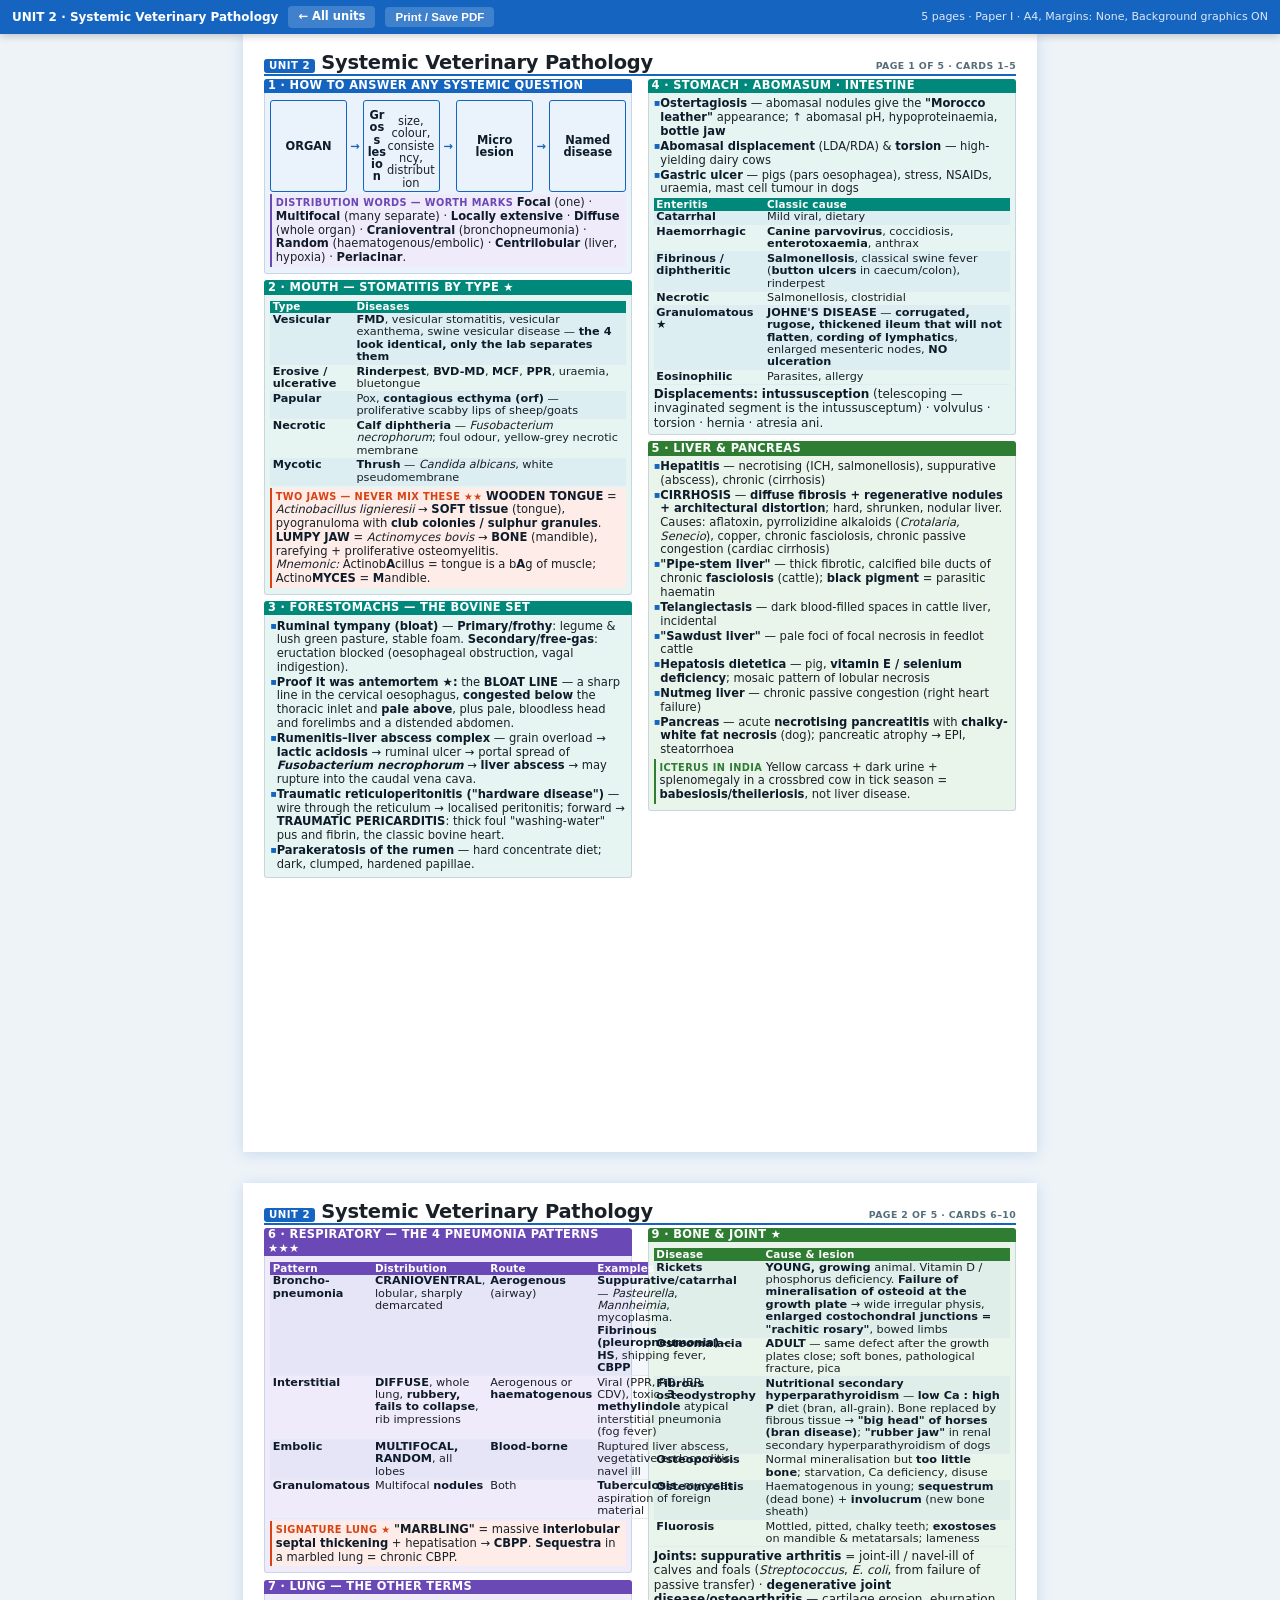
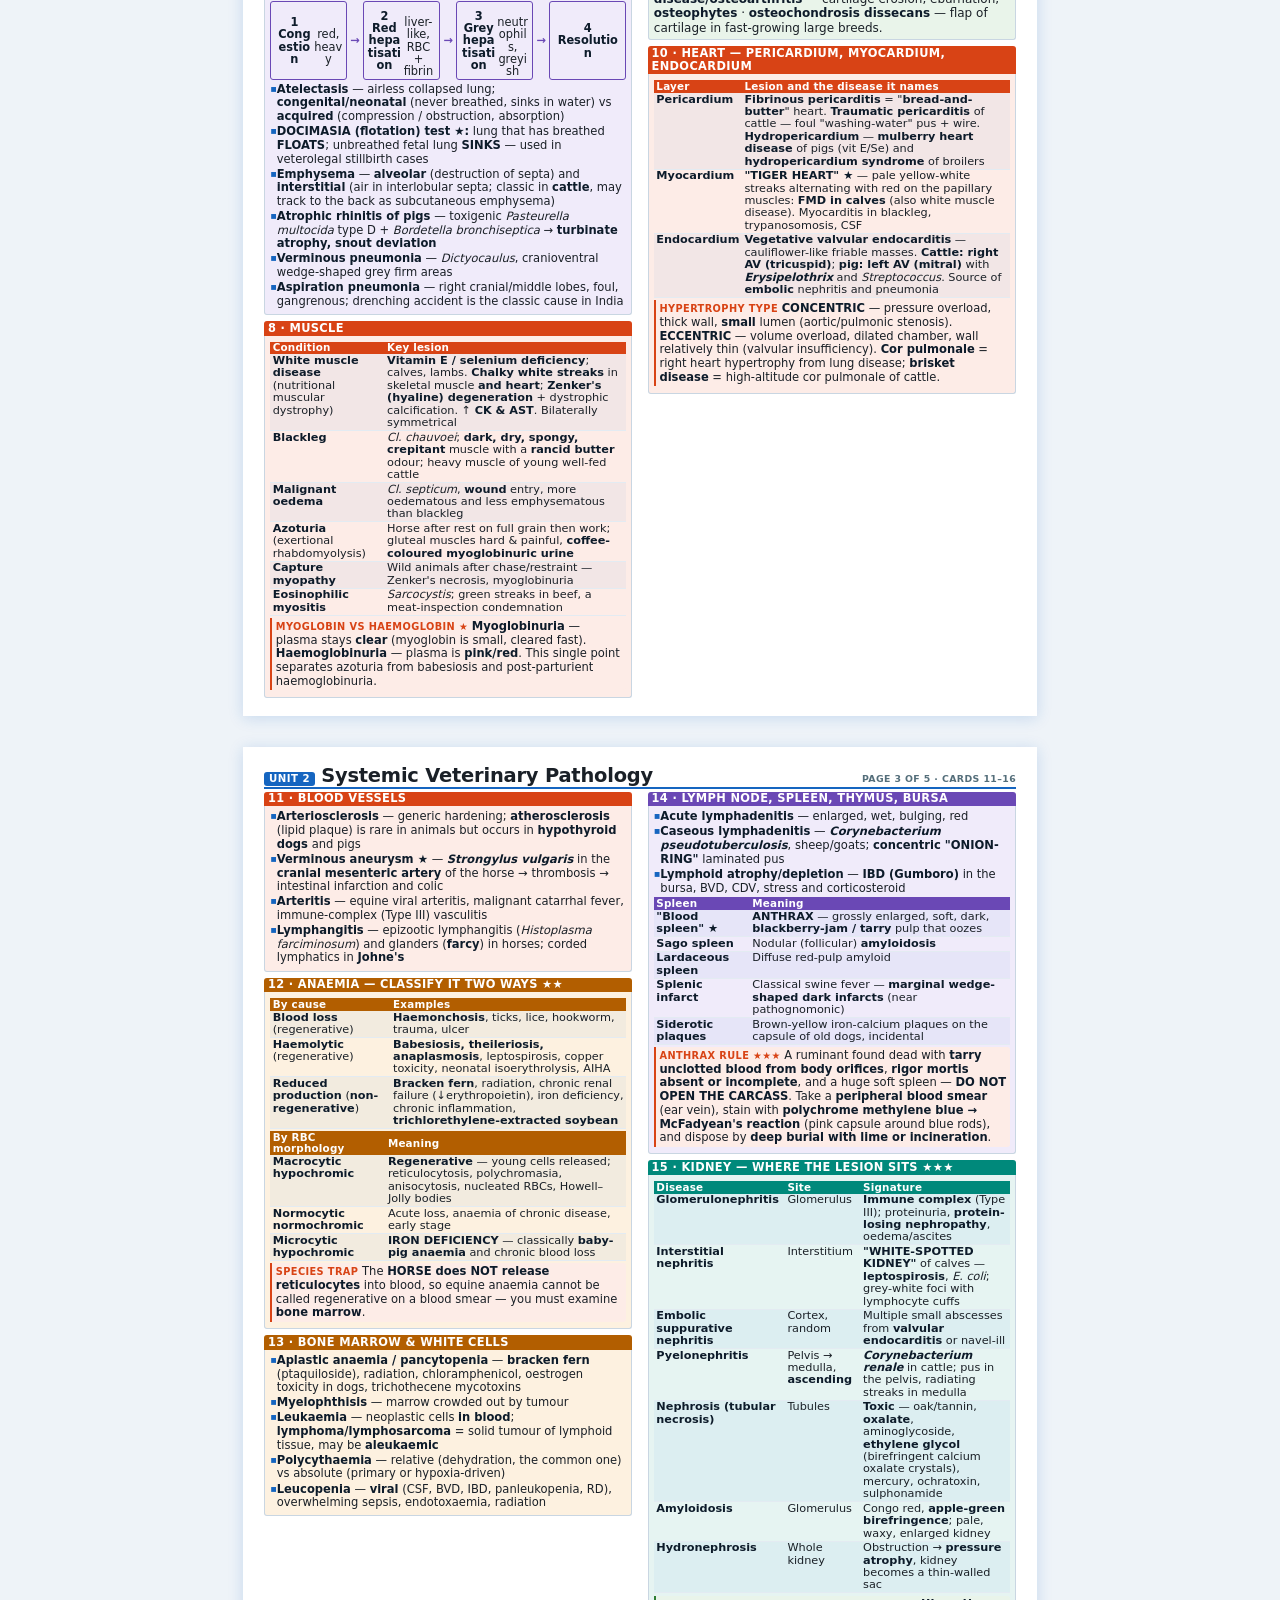
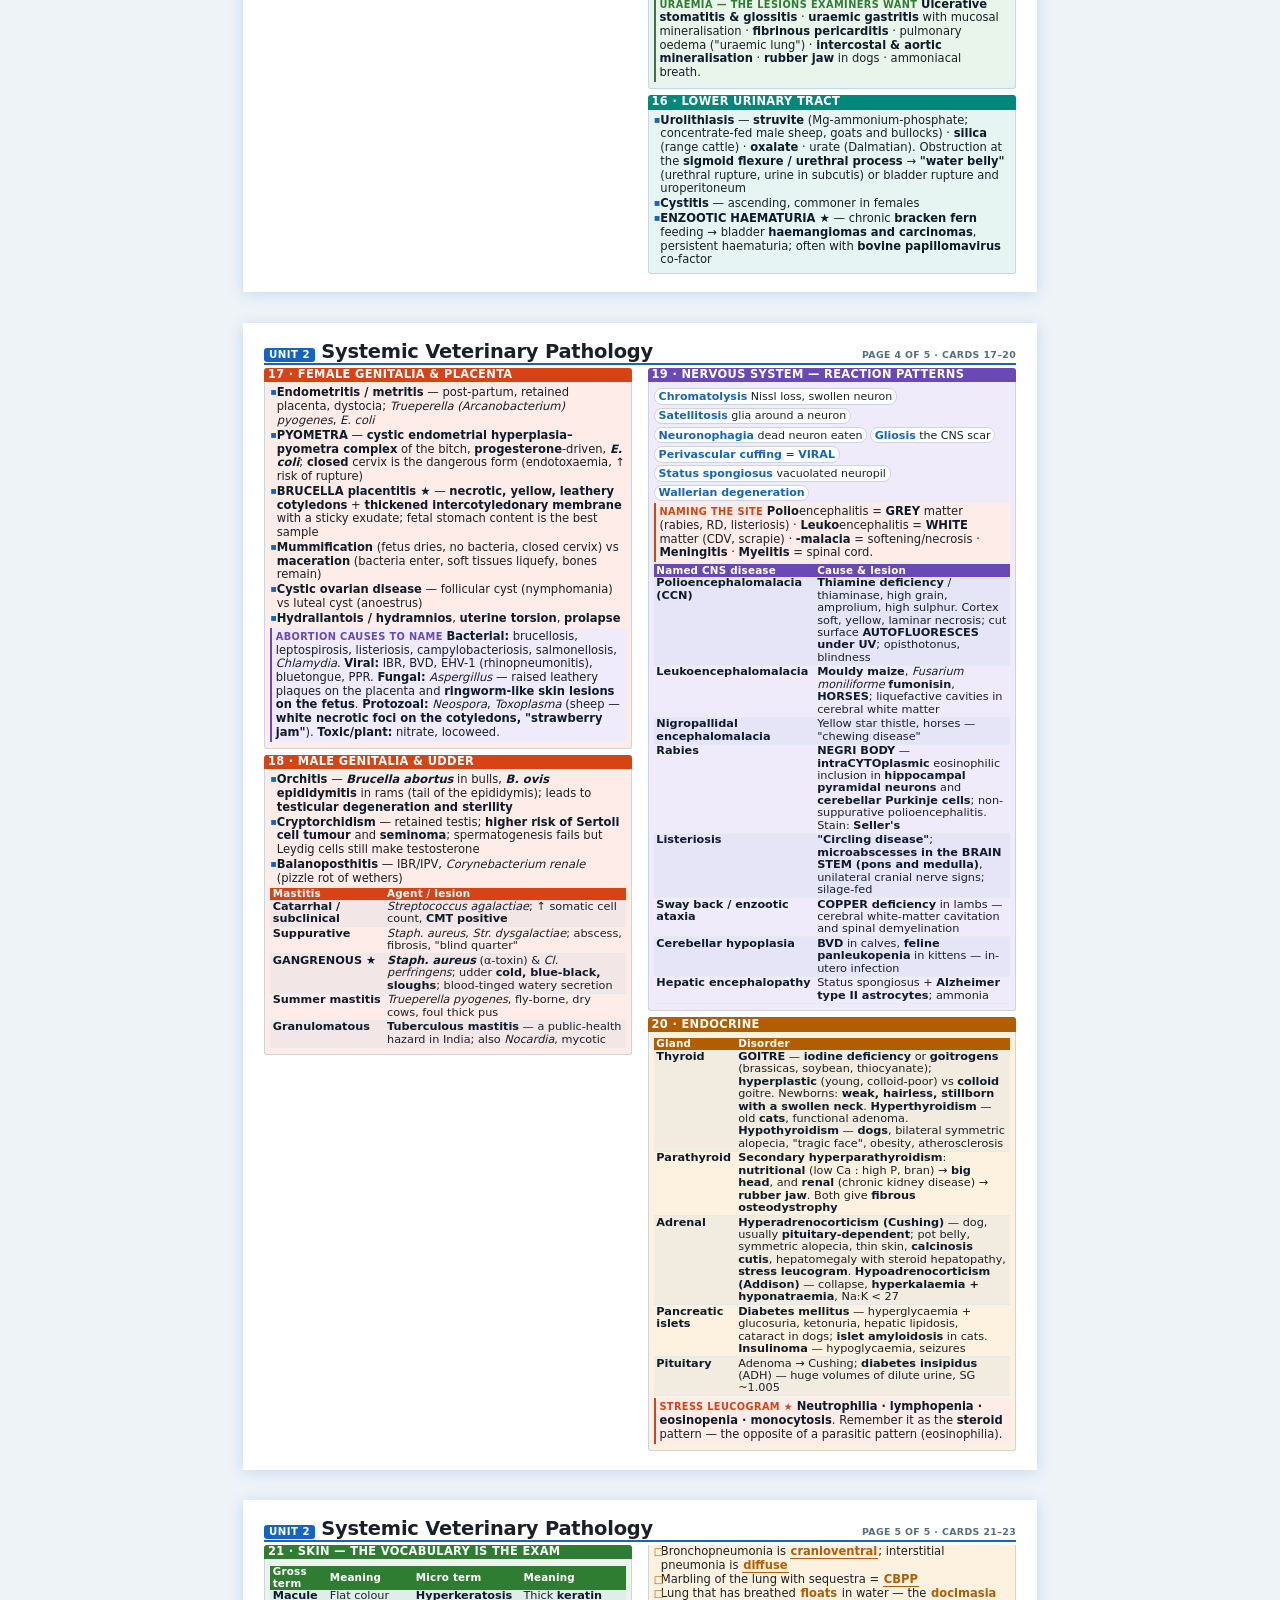
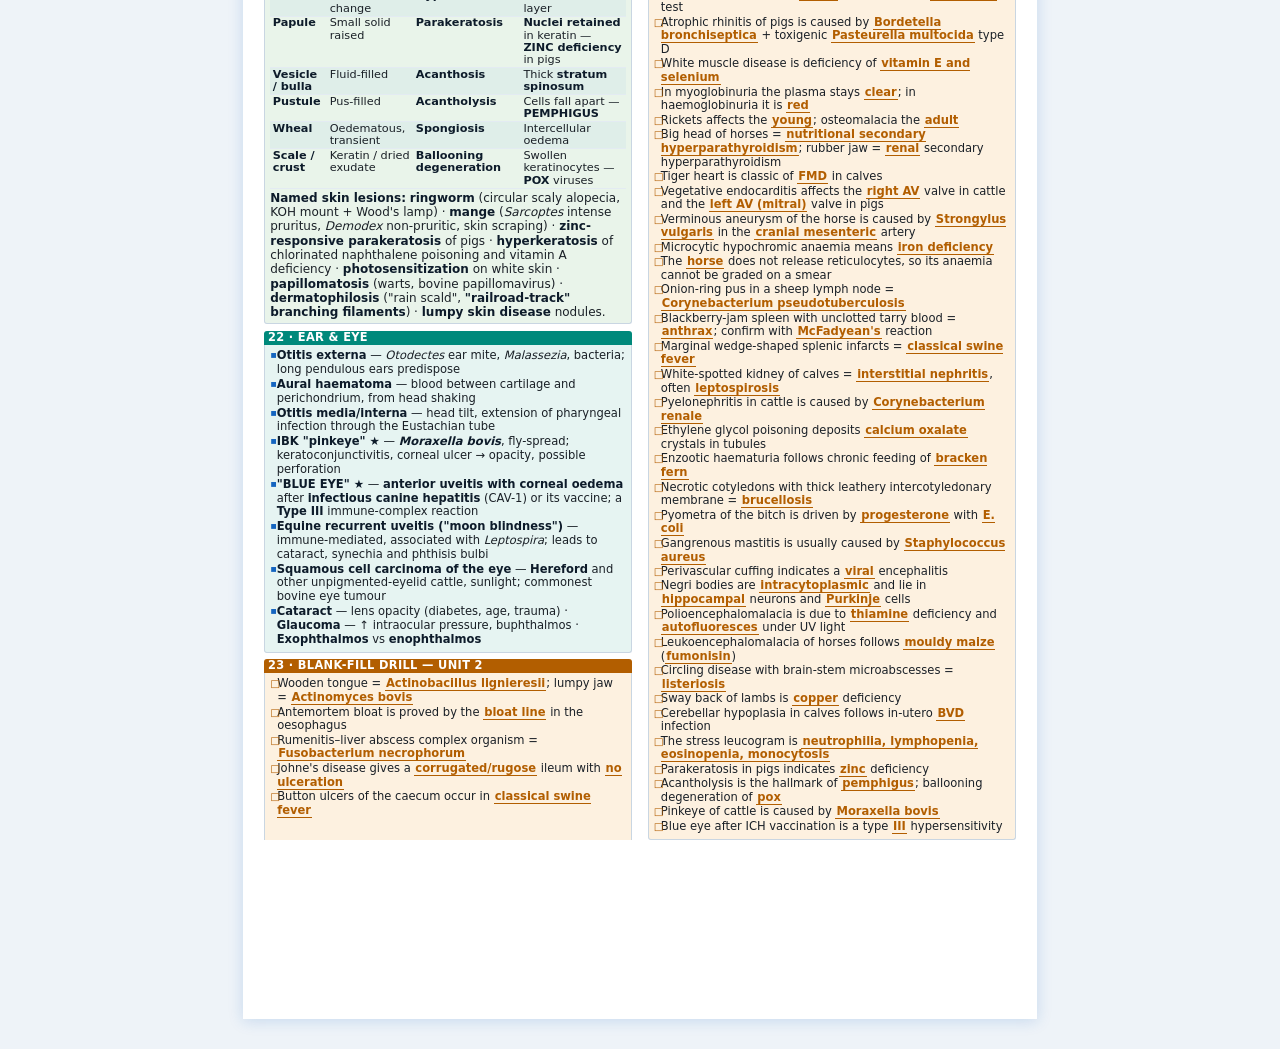
<file: revision/unit-2.html>
<!DOCTYPE html>
<html lang="en">
<head>
<meta charset="utf-8">
<meta name="viewport" content="width=device-width,initial-scale=1">
<title>Unit 2 — Systemic Pathology · Rapid Revision</title>
<link rel="stylesheet" href="assets/revision.css?v=7">
</head>
<body>

<div class="bar">
  <span class="t">UNIT 2 · Systemic Veterinary Pathology</span>
  <a href="index.html">← All units</a>
  <button onclick="window.print()">Print / Save PDF</button>
  <span class="sp">5 pages · Paper I · A4, Margins: None, Background graphics ON</span>
</div>

<!-- ================== PAGE 1 ================== -->
<section class="page">
  <div class="masthead">
    <span class="u">UNIT 2</span><h1>Systemic Veterinary Pathology</h1>
    <span class="pg">PAGE 1 OF 5 &middot; CARDS 1&ndash;5</span>
  </div>
  <div class="cols">

    <div class="box t1">
      <h2>1 · How to answer any systemic question</h2>
      <div class="body">
        <div class="chain"><span class="s"><b>ORGAN</b></span><span class="a2">→</span>
          <span class="s"><b>Gross lesion</b><br>size, colour, consistency, distribution</span><span class="a2">→</span>
          <span class="s"><b>Micro lesion</b></span><span class="a2">→</span>
          <span class="s"><b>Named disease</b></span></div>
        <div class="mem"><span class="lbl">Distribution words — worth marks</span> <b>Focal</b> (one) · <b>Multifocal</b> (many separate) · <b>Locally extensive</b> · <b>Diffuse</b> (whole organ) · <b>Cranioventral</b> (bronchopneumonia) · <b>Random</b> (haematogenous/embolic) · <b>Centrilobular</b> (liver, hypoxia) · <b>Periacinar</b>.</div>
      </div>
    </div>

    <div class="box t2">
      <h2>2 · MOUTH — stomatitis by type ★</h2>
      <div class="body">
        <table class="tt">
          <tr><th>Type</th><th>Diseases</th></tr>
          <tr><td><b>Vesicular</b></td><td><b>FMD</b>, vesicular stomatitis, vesicular exanthema, swine vesicular disease — <b>the 4 look identical, only the lab separates them</b></td></tr>
          <tr><td><b>Erosive / ulcerative</b></td><td><b>Rinderpest</b>, <b>BVD-MD</b>, <b>MCF</b>, <b>PPR</b>, uraemia, bluetongue</td></tr>
          <tr><td><b>Papular</b></td><td>Pox, <b>contagious ecthyma (orf)</b> — proliferative scabby lips of sheep/goats</td></tr>
          <tr><td><b>Necrotic</b></td><td><b>Calf diphtheria</b> — <i>Fusobacterium necrophorum</i>; foul odour, yellow-grey necrotic membrane</td></tr>
          <tr><td><b>Mycotic</b></td><td><b>Thrush</b> — <i>Candida albicans</i>, white pseudomembrane</td></tr>
        </table>
        <div class="trap"><span class="lbl">Two jaws — never mix these ★★</span>
          <b>WOODEN TONGUE</b> = <i>Actinobacillus lignieresii</i> → <b>SOFT tissue</b> (tongue), pyogranuloma with <b>club colonies / sulphur granules</b>.<br>
          <b>LUMPY JAW</b> = <i>Actinomyces bovis</i> → <b>BONE</b> (mandible), rarefying + proliferative osteomyelitis. <br>
          <i>Mnemonic:</i> Actinob<b>A</b>cillus = tongue is a b<b>A</b>g of muscle; Actino<b>MYCES</b> = <b>M</b>andible.</div>
      </div>
    </div>

    <div class="box t2">
      <h2>3 · FORESTOMACHS — the bovine set</h2>
      <div class="body">
        <ul class="sm">
          <li><b>Ruminal tympany (bloat)</b> — <b>Primary/frothy</b>: legume &amp; lush green pasture, stable foam. <b>Secondary/free-gas</b>: eructation blocked (oesophageal obstruction, vagal indigestion).</li>
          <li><b>Proof it was antemortem ★:</b> the <b>BLOAT LINE</b> — a sharp line in the cervical oesophagus, <b>congested below</b> the thoracic inlet and <b>pale above</b>, plus pale, bloodless head and forelimbs and a distended abdomen.</li>
          <li><b>Rumenitis–liver abscess complex</b> — grain overload → <b>lactic acidosis</b> → ruminal ulcer → portal spread of <b><i>Fusobacterium necrophorum</i></b> → <b>liver abscess</b> → may rupture into the caudal vena cava.</li>
          <li><b>Traumatic reticuloperitonitis ("hardware disease")</b> — wire through the reticulum → localised peritonitis; forward → <b>TRAUMATIC PERICARDITIS</b>: thick foul "washing-water" pus and fibrin, the classic bovine heart.</li>
          <li><b>Parakeratosis of the rumen</b> — hard concentrate diet; dark, clumped, hardened papillae.</li>
        </ul>
      </div>
    </div>

    <div class="box t2">
      <h2>4 · STOMACH · ABOMASUM · INTESTINE</h2>
      <div class="body">
        <ul class="sm">
          <li><b>Ostertagiosis</b> — abomasal nodules give the <b>"Morocco leather"</b> appearance; ↑ abomasal pH, hypoproteinaemia, <b>bottle jaw</b></li>
          <li><b>Abomasal displacement</b> (LDA/RDA) &amp; <b>torsion</b> — high-yielding dairy cows</li>
          <li><b>Gastric ulcer</b> — pigs (pars oesophagea), stress, NSAIDs, uraemia, mast cell tumour in dogs</li>
        </ul>
        <table class="tt">
          <tr><th>Enteritis</th><th>Classic cause</th></tr>
          <tr><td><b>Catarrhal</b></td><td>Mild viral, dietary</td></tr>
          <tr><td><b>Haemorrhagic</b></td><td><b>Canine parvovirus</b>, coccidiosis, <b>enterotoxaemia</b>, anthrax</td></tr>
          <tr><td><b>Fibrinous / diphtheritic</b></td><td><b>Salmonellosis</b>, classical swine fever (<b>button ulcers</b> in caecum/colon), rinderpest</td></tr>
          <tr><td><b>Necrotic</b></td><td>Salmonellosis, clostridial</td></tr>
          <tr><td><b>Granulomatous ★</b></td><td><b>JOHNE'S DISEASE</b> — <b>corrugated, rugose, thickened ileum that will not flatten</b>, <b>cording of lymphatics</b>, enlarged mesenteric nodes, <b>NO ulceration</b></td></tr>
          <tr><td><b>Eosinophilic</b></td><td>Parasites, allergy</td></tr>
        </table>
        <b>Displacements:</b> <b>intussusception</b> (telescoping — invaginated segment is the intussusceptum) · volvulus · torsion · hernia · atresia ani.
      </div>
    </div>

    <div class="box t6">
      <h2>5 · LIVER &amp; PANCREAS</h2>
      <div class="body">
        <ul class="sm">
          <li><b>Hepatitis</b> — necrotising (ICH, salmonellosis), suppurative (abscess), chronic (cirrhosis)</li>
          <li><b>CIRRHOSIS</b> — <b>diffuse fibrosis + regenerative nodules + architectural distortion</b>; hard, shrunken, nodular liver. Causes: aflatoxin, pyrrolizidine alkaloids (<i>Crotalaria, Senecio</i>), copper, chronic fasciolosis, chronic passive congestion (cardiac cirrhosis)</li>
          <li><b>"Pipe-stem liver"</b> — thick fibrotic, calcified bile ducts of chronic <b>fasciolosis</b> (cattle); <b>black pigment</b> = parasitic haematin</li>
          <li><b>Telangiectasis</b> — dark blood-filled spaces in cattle liver, incidental</li>
          <li><b>"Sawdust liver"</b> — pale foci of focal necrosis in feedlot cattle</li>
          <li><b>Hepatosis dietetica</b> — pig, <b>vitamin E / selenium deficiency</b>; mosaic pattern of lobular necrosis</li>
          <li><b>Nutmeg liver</b> — chronic passive congestion (right heart failure)</li>
          <li><b>Pancreas</b> — acute <b>necrotising pancreatitis</b> with <b>chalky-white fat necrosis</b> (dog); pancreatic atrophy → EPI, steatorrhoea</li>
        </ul>
        <div class="fact"><span class="lbl">Icterus in India</span> Yellow carcass + dark urine + splenomegaly in a crossbred cow in tick season = <b>babesiosis/theileriosis</b>, not liver disease.</div>
      </div>
    </div>

  </div>
</section>

<!-- ================== PAGE 2 ================== -->
<section class="page">
  <div class="masthead">
    <span class="u">UNIT 2</span><h1>Systemic Veterinary Pathology</h1>
    <span class="pg">PAGE 2 OF 5 &middot; CARDS 6&ndash;10</span>
  </div>
  <div class="cols">

    <div class="box t3">
      <h2>6 · RESPIRATORY — the 4 pneumonia patterns ★★★</h2>
      <div class="body">
        <table class="tp">
          <tr><th>Pattern</th><th>Distribution</th><th>Route</th><th>Examples</th></tr>
          <tr><td><b>Broncho-<br>pneumonia</b></td><td><b>CRANIOVENTRAL</b>, lobular, sharply demarcated</td><td><b>Aerogenous</b> (airway)</td><td><b>Suppurative/catarrhal</b> — <i>Pasteurella</i>, <i>Mannheimia</i>, mycoplasma.<br><b>Fibrinous (pleuropneumonia)</b> — <b>HS</b>, shipping fever, <b>CBPP</b></td></tr>
          <tr><td><b>Interstitial</b></td><td><b>DIFFUSE</b>, whole lung, <b>rubbery, fails to collapse</b>, rib impressions</td><td>Aerogenous or <b>haematogenous</b></td><td>Viral (PPR, RD, IBR, CDV), toxic, <b>3-methylindole</b> atypical interstitial pneumonia (fog fever)</td></tr>
          <tr><td><b>Embolic</b></td><td><b>MULTIFOCAL, RANDOM</b>, all lobes</td><td><b>Blood-borne</b></td><td>Ruptured liver abscess, vegetative endocarditis, navel ill</td></tr>
          <tr><td><b>Granulomatous</b></td><td>Multifocal <b>nodules</b></td><td>Both</td><td><b>Tuberculosis</b>, mycoses, aspiration of foreign material</td></tr>
        </table>
        <div class="trap"><span class="lbl">Signature lung ★</span> <b>"MARBLING"</b> = massive <b>interlobular septal thickening</b> + hepatisation → <b>CBPP</b>. <b>Sequestra</b> in a marbled lung = chronic CBPP.</div>
      </div>
    </div>

    <div class="box t3">
      <h2>7 · Lung — the other terms</h2>
      <div class="body">
        <div class="chain pur"><span class="s"><b>1 Congestion</b><br>red, heavy</span><span class="a2">→</span>
          <span class="s"><b>2 Red hepatisation</b><br>liver-like, RBC + fibrin</span><span class="a2">→</span>
          <span class="s"><b>3 Grey hepatisation</b><br>neutrophils, greyish</span><span class="a2">→</span>
          <span class="s"><b>4 Resolution</b></span></div>
        <ul class="sm">
          <li><b>Atelectasis</b> — airless collapsed lung; <b>congenital/neonatal</b> (never breathed, sinks in water) vs <b>acquired</b> (compression / obstruction, absorption)</li>
          <li><b>DOCIMASIA (flotation) test ★:</b> lung that has breathed <b>FLOATS</b>; unbreathed fetal lung <b>SINKS</b> — used in veterolegal stillbirth cases</li>
          <li><b>Emphysema</b> — <b>alveolar</b> (destruction of septa) and <b>interstitial</b> (air in interlobular septa; classic in <b>cattle</b>, may track to the back as subcutaneous emphysema)</li>
          <li><b>Atrophic rhinitis of pigs</b> — toxigenic <i>Pasteurella multocida</i> type D + <i>Bordetella bronchiseptica</i> → <b>turbinate atrophy, snout deviation</b></li>
          <li><b>Verminous pneumonia</b> — <i>Dictyocaulus</i>, cranioventral wedge-shaped grey firm areas</li>
          <li><b>Aspiration pneumonia</b> — right cranial/middle lobes, foul, gangrenous; drenching accident is the classic cause in India</li>
        </ul>
      </div>
    </div>

    <div class="box t5">
      <h2>8 · MUSCLE</h2>
      <div class="body">
        <table class="tc">
          <tr><th>Condition</th><th>Key lesion</th></tr>
          <tr><td><b>White muscle disease</b><br>(nutritional muscular dystrophy)</td><td><b>Vitamin E / selenium deficiency</b>; calves, lambs. <b>Chalky white streaks</b> in skeletal muscle <b>and heart</b>; <b>Zenker's (hyaline) degeneration</b> + dystrophic calcification. ↑ <b>CK &amp; AST</b>. Bilaterally symmetrical</td></tr>
          <tr><td><b>Blackleg</b></td><td><i>Cl. chauvoei</i>; <b>dark, dry, spongy, crepitant</b> muscle with a <b>rancid butter</b> odour; heavy muscle of young well-fed cattle</td></tr>
          <tr><td><b>Malignant oedema</b></td><td><i>Cl. septicum</i>, <b>wound</b> entry, more oedematous and less emphysematous than blackleg</td></tr>
          <tr><td><b>Azoturia</b> (exertional rhabdomyolysis)</td><td>Horse after rest on full grain then work; gluteal muscles hard &amp; painful, <b>coffee-coloured myoglobinuric urine</b></td></tr>
          <tr><td><b>Capture myopathy</b></td><td>Wild animals after chase/restraint — Zenker's necrosis, myoglobinuria</td></tr>
          <tr><td><b>Eosinophilic myositis</b></td><td><i>Sarcocystis</i>; green streaks in beef, a meat-inspection condemnation</td></tr>
        </table>
        <div class="trap"><span class="lbl">Myoglobin vs haemoglobin ★</span> <b>Myoglobinuria</b> — plasma stays <b>clear</b> (myoglobin is small, cleared fast). <b>Haemoglobinuria</b> — plasma is <b>pink/red</b>. This single point separates azoturia from babesiosis and post-parturient haemoglobinuria.</div>
      </div>
    </div>

    <div class="box t6">
      <h2>9 · BONE &amp; JOINT ★</h2>
      <div class="body">
        <table class="tg">
          <tr><th>Disease</th><th>Cause &amp; lesion</th></tr>
          <tr><td><b>Rickets</b></td><td><b>YOUNG, growing</b> animal. Vitamin D / phosphorus deficiency. <b>Failure of mineralisation of osteoid at the growth plate</b> → wide irregular physis, <b>enlarged costochondral junctions = "rachitic rosary"</b>, bowed limbs</td></tr>
          <tr><td><b>Osteomalacia</b></td><td><b>ADULT</b> — same defect after the growth plates close; soft bones, pathological fracture, pica</td></tr>
          <tr><td><b>Fibrous osteodystrophy</b></td><td><b>Nutritional secondary hyperparathyroidism</b> — <b>low Ca : high P</b> diet (bran, all-grain). Bone replaced by fibrous tissue → <b>"big head" of horses (bran disease)</b>; <b>"rubber jaw"</b> in renal secondary hyperparathyroidism of dogs</td></tr>
          <tr><td><b>Osteoporosis</b></td><td>Normal mineralisation but <b>too little bone</b>; starvation, Ca deficiency, disuse</td></tr>
          <tr><td><b>Osteomyelitis</b></td><td>Haematogenous in young; <b>sequestrum</b> (dead bone) + <b>involucrum</b> (new bone sheath)</td></tr>
          <tr><td><b>Fluorosis</b></td><td>Mottled, pitted, chalky teeth; <b>exostoses</b> on mandible &amp; metatarsals; lameness</td></tr>
        </table>
        <b>Joints:</b> <b>suppurative arthritis</b> = joint-ill / navel-ill of calves and foals (<i>Streptococcus</i>, <i>E. coli</i>, from failure of passive transfer) · <b>degenerative joint disease/osteoarthritis</b> — cartilage erosion, eburnation, <b>osteophytes</b> · <b>osteochondrosis dissecans</b> — flap of cartilage in fast-growing large breeds.
      </div>
    </div>

    <div class="box t5">
      <h2>10 · HEART — pericardium, myocardium, endocardium</h2>
      <div class="body">
        <table class="tc">
          <tr><th>Layer</th><th>Lesion and the disease it names</th></tr>
          <tr><td><b>Pericardium</b></td><td><b>Fibrinous pericarditis</b> = "<b>bread-and-butter</b>" heart. <b>Traumatic pericarditis</b> of cattle — foul "washing-water" pus + wire. <b>Hydropericardium</b> — <b>mulberry heart disease</b> of pigs (vit E/Se) and <b>hydropericardium syndrome</b> of broilers</td></tr>
          <tr><td><b>Myocardium</b></td><td><b>"TIGER HEART" ★</b> — pale yellow-white streaks alternating with red on the papillary muscles: <b>FMD in calves</b> (also white muscle disease). Myocarditis in blackleg, trypanosomosis, CSF</td></tr>
          <tr><td><b>Endocardium</b></td><td><b>Vegetative valvular endocarditis</b> — cauliflower-like friable masses. <b>Cattle: right AV (tricuspid)</b>; <b>pig: left AV (mitral)</b> with <b><i>Erysipelothrix</i></b> and <i>Streptococcus</i>. Source of <b>embolic</b> nephritis and pneumonia</td></tr>
        </table>
        <div class="trap"><span class="lbl">Hypertrophy type</span> <b>CONCENTRIC</b> — pressure overload, thick wall, <b>small</b> lumen (aortic/pulmonic stenosis). <b>ECCENTRIC</b> — volume overload, dilated chamber, wall relatively thin (valvular insufficiency). <b>Cor pulmonale</b> = right heart hypertrophy from lung disease; <b>brisket disease</b> = high-altitude cor pulmonale of cattle.</div>
      </div>
    </div>

  </div>
</section>

<!-- ================== PAGE 3 ================== -->
<section class="page">
  <div class="masthead">
    <span class="u">UNIT 2</span><h1>Systemic Veterinary Pathology</h1>
    <span class="pg">PAGE 3 OF 5 &middot; CARDS 11&ndash;16</span>
  </div>
  <div class="cols">

    <div class="box t5">
      <h2>11 · BLOOD VESSELS</h2>
      <div class="body">
        <ul class="sm">
          <li><b>Arteriosclerosis</b> — generic hardening; <b>atherosclerosis</b> (lipid plaque) is rare in animals but occurs in <b>hypothyroid dogs</b> and pigs</li>
          <li><b>Verminous aneurysm ★</b> — <b><i>Strongylus vulgaris</i></b> in the <b>cranial mesenteric artery</b> of the horse → thrombosis → intestinal infarction and colic</li>
          <li><b>Arteritis</b> — equine viral arteritis, malignant catarrhal fever, immune-complex (Type III) vasculitis</li>
          <li><b>Lymphangitis</b> — epizootic lymphangitis (<i>Histoplasma farciminosum</i>) and glanders (<b>farcy</b>) in horses; corded lymphatics in <b>Johne's</b></li>
        </ul>
      </div>
    </div>

    <div class="box t4">
      <h2>12 · ANAEMIA — classify it two ways ★★</h2>
      <div class="body">
        <table class="ta">
          <tr><th>By cause</th><th>Examples</th></tr>
          <tr><td><b>Blood loss</b> (regenerative)</td><td><b>Haemonchosis</b>, ticks, lice, hookworm, trauma, ulcer</td></tr>
          <tr><td><b>Haemolytic</b> (regenerative)</td><td><b>Babesiosis, theileriosis, anaplasmosis</b>, leptospirosis, copper toxicity, neonatal isoerythrolysis, AIHA</td></tr>
          <tr><td><b>Reduced production</b> (<b>non-regenerative</b>)</td><td><b>Bracken fern</b>, radiation, chronic renal failure (↓erythropoietin), iron deficiency, chronic inflammation, <b>trichlorethylene-extracted soybean</b></td></tr>
        </table>
        <table class="ta">
          <tr><th>By RBC morphology</th><th>Meaning</th></tr>
          <tr><td><b>Macrocytic hypochromic</b></td><td><b>Regenerative</b> — young cells released; reticulocytosis, polychromasia, anisocytosis, nucleated RBCs, Howell–Jolly bodies</td></tr>
          <tr><td><b>Normocytic normochromic</b></td><td>Acute loss, anaemia of chronic disease, early stage</td></tr>
          <tr><td><b>Microcytic hypochromic</b></td><td><b>IRON DEFICIENCY</b> — classically <b>baby-pig anaemia</b> and chronic blood loss</td></tr>
        </table>
        <div class="trap"><span class="lbl">Species trap</span> The <b>HORSE does NOT release reticulocytes</b> into blood, so equine anaemia cannot be called regenerative on a blood smear — you must examine <b>bone marrow</b>.</div>
      </div>
    </div>

    <div class="box t4">
      <h2>13 · Bone marrow &amp; white cells</h2>
      <div class="body">
        <ul class="sm">
          <li><b>Aplastic anaemia / pancytopenia</b> — <b>bracken fern</b> (ptaquiloside), radiation, chloramphenicol, oestrogen toxicity in dogs, trichothecene mycotoxins</li>
          <li><b>Myelophthisis</b> — marrow crowded out by tumour</li>
          <li><b>Leukaemia</b> — neoplastic cells <b>in blood</b>; <b>lymphoma/lymphosarcoma</b> = solid tumour of lymphoid tissue, may be <b>aleukaemic</b></li>
          <li><b>Polycythaemia</b> — relative (dehydration, the common one) vs absolute (primary or hypoxia-driven)</li>
          <li><b>Leucopenia</b> — <b>viral</b> (CSF, BVD, IBD, panleukopenia, RD), overwhelming sepsis, endotoxaemia, radiation</li>
        </ul>
      </div>
    </div>

    <div class="box t3">
      <h2>14 · LYMPH NODE, SPLEEN, THYMUS, BURSA</h2>
      <div class="body">
        <ul class="sm">
          <li><b>Acute lymphadenitis</b> — enlarged, wet, bulging, red</li>
          <li><b>Caseous lymphadenitis</b> — <b><i>Corynebacterium pseudotuberculosis</i></b>, sheep/goats; <b>concentric "ONION-RING"</b> laminated pus</li>
          <li><b>Lymphoid atrophy/depletion</b> — <b>IBD (Gumboro)</b> in the bursa, BVD, CDV, stress and corticosteroid</li>
        </ul>
        <table class="tp">
          <tr><th>Spleen</th><th>Meaning</th></tr>
          <tr><td><b>"Blood spleen" ★</b></td><td><b>ANTHRAX</b> — grossly enlarged, soft, dark, <b>blackberry-jam / tarry</b> pulp that oozes</td></tr>
          <tr><td><b>Sago spleen</b></td><td>Nodular (follicular) <b>amyloidosis</b></td></tr>
          <tr><td><b>Lardaceous spleen</b></td><td>Diffuse red-pulp amyloid</td></tr>
          <tr><td><b>Splenic infarct</b></td><td>Classical swine fever — <b>marginal wedge-shaped dark infarcts</b> (near pathognomonic)</td></tr>
          <tr><td><b>Siderotic plaques</b></td><td>Brown-yellow iron-calcium plaques on the capsule of old dogs, incidental</td></tr>
        </table>
        <div class="trap"><span class="lbl">Anthrax rule ★★★</span> A ruminant found dead with <b>tarry unclotted blood from body orifices</b>, <b>rigor mortis absent or incomplete</b>, and a huge soft spleen — <b>DO NOT OPEN THE CARCASS</b>. Take a <b>peripheral blood smear</b> (ear vein), stain with <b>polychrome methylene blue → McFadyean's reaction</b> (pink capsule around blue rods), and dispose by <b>deep burial with lime or incineration</b>.</div>
      </div>
    </div>

    <div class="box t2">
      <h2>15 · KIDNEY — where the lesion sits ★★★</h2>
      <div class="body">
        <table class="tt">
          <tr><th>Disease</th><th>Site</th><th>Signature</th></tr>
          <tr><td><b>Glomerulonephritis</b></td><td>Glomerulus</td><td><b>Immune complex</b> (Type III); proteinuria, <b>protein-losing nephropathy</b>, oedema/ascites</td></tr>
          <tr><td><b>Interstitial nephritis</b></td><td>Interstitium</td><td><b>"WHITE-SPOTTED KIDNEY"</b> of calves — <b>leptospirosis</b>, <i>E. coli</i>; grey-white foci with lymphocyte cuffs</td></tr>
          <tr><td><b>Embolic suppurative nephritis</b></td><td>Cortex, random</td><td>Multiple small abscesses from <b>valvular endocarditis</b> or navel-ill</td></tr>
          <tr><td><b>Pyelonephritis</b></td><td>Pelvis → medulla, <b>ascending</b></td><td><b><i>Corynebacterium renale</i></b> in cattle; pus in the pelvis, radiating streaks in medulla</td></tr>
          <tr><td><b>Nephrosis (tubular necrosis)</b></td><td>Tubules</td><td><b>Toxic</b> — oak/tannin, <b>oxalate</b>, aminoglycoside, <b>ethylene glycol</b> (birefringent calcium oxalate crystals), mercury, ochratoxin, sulphonamide</td></tr>
          <tr><td><b>Amyloidosis</b></td><td>Glomerulus</td><td>Congo red, <b>apple-green birefringence</b>; pale, waxy, enlarged kidney</td></tr>
          <tr><td><b>Hydronephrosis</b></td><td>Whole kidney</td><td>Obstruction → <b>pressure atrophy</b>, kidney becomes a thin-walled sac</td></tr>
        </table>
        <div class="fact"><span class="lbl">Uraemia — the lesions examiners want</span> <b>Ulcerative stomatitis &amp; glossitis</b> · <b>uraemic gastritis</b> with mucosal mineralisation · <b>fibrinous pericarditis</b> · pulmonary oedema ("uraemic lung") · <b>intercostal &amp; aortic mineralisation</b> · <b>rubber jaw</b> in dogs · ammoniacal breath.</div>
      </div>
    </div>

    <div class="box t2">
      <h2>16 · LOWER URINARY TRACT</h2>
      <div class="body">
        <ul class="sm">
          <li><b>Urolithiasis</b> — <b>struvite</b> (Mg-ammonium-phosphate; concentrate-fed male sheep, goats and bullocks) · <b>silica</b> (range cattle) · <b>oxalate</b> · urate (Dalmatian). Obstruction at the <b>sigmoid flexure / urethral process</b> → <b>"water belly"</b> (urethral rupture, urine in subcutis) or bladder rupture and uroperitoneum</li>
          <li><b>Cystitis</b> — ascending, commoner in females</li>
          <li><b>ENZOOTIC HAEMATURIA ★</b> — chronic <b>bracken fern</b> feeding → bladder <b>haemangiomas and carcinomas</b>, persistent haematuria; often with <b>bovine papillomavirus</b> co-factor</li>
        </ul>
      </div>
    </div>

  </div>
</section>

<!-- ================== PAGE 4 ================== -->
<section class="page">
  <div class="masthead">
    <span class="u">UNIT 2</span><h1>Systemic Veterinary Pathology</h1>
    <span class="pg">PAGE 4 OF 5 &middot; CARDS 17&ndash;20</span>
  </div>
  <div class="cols">

    <div class="box t5">
      <h2>17 · FEMALE GENITALIA &amp; PLACENTA</h2>
      <div class="body">
        <ul class="sm">
          <li><b>Endometritis / metritis</b> — post-partum, retained placenta, dystocia; <i>Trueperella (Arcanobacterium) pyogenes</i>, <i>E. coli</i></li>
          <li><b>PYOMETRA</b> — <b>cystic endometrial hyperplasia–pyometra complex</b> of the bitch, <b>progesterone</b>-driven, <b><i>E. coli</i></b>; <b>closed</b> cervix is the dangerous form (endotoxaemia, ↑ risk of rupture)</li>
          <li><b>BRUCELLA placentitis ★</b> — <b>necrotic, yellow, leathery cotyledons</b> + <b>thickened intercotyledonary membrane</b> with a sticky exudate; fetal stomach content is the best sample</li>
          <li><b>Mummification</b> (fetus dries, no bacteria, closed cervix) vs <b>maceration</b> (bacteria enter, soft tissues liquefy, bones remain)</li>
          <li><b>Cystic ovarian disease</b> — follicular cyst (nymphomania) vs luteal cyst (anoestrus)</li>
          <li><b>Hydrallantois / hydramnios</b>, <b>uterine torsion</b>, <b>prolapse</b></li>
        </ul>
        <div class="mem"><span class="lbl">Abortion causes to name</span> <b>Bacterial:</b> brucellosis, leptospirosis, listeriosis, campylobacteriosis, salmonellosis, <i>Chlamydia</i>. <b>Viral:</b> IBR, BVD, EHV-1 (rhinopneumonitis), bluetongue, PPR. <b>Fungal:</b> <i>Aspergillus</i> — raised leathery plaques on the placenta and <b>ringworm-like skin lesions on the fetus</b>. <b>Protozoal:</b> <i>Neospora</i>, <i>Toxoplasma</i> (sheep — <b>white necrotic foci on the cotyledons, "strawberry jam"</b>). <b>Toxic/plant:</b> nitrate, locoweed.</div>
      </div>
    </div>

    <div class="box t5">
      <h2>18 · MALE GENITALIA &amp; UDDER</h2>
      <div class="body">
        <ul class="sm">
          <li><b>Orchitis</b> — <b><i>Brucella abortus</i></b> in bulls, <b><i>B. ovis</i> epididymitis</b> in rams (tail of the epididymis); leads to <b>testicular degeneration and sterility</b></li>
          <li><b>Cryptorchidism</b> — retained testis; <b>higher risk of Sertoli cell tumour</b> and <b>seminoma</b>; spermatogenesis fails but Leydig cells still make testosterone</li>
          <li><b>Balanoposthitis</b> — IBR/IPV, <i>Corynebacterium renale</i> (pizzle rot of wethers)</li>
        </ul>
        <table class="tc">
          <tr><th>Mastitis</th><th>Agent / lesion</th></tr>
          <tr><td><b>Catarrhal / subclinical</b></td><td><i>Streptococcus agalactiae</i>; ↑ somatic cell count, <b>CMT positive</b></td></tr>
          <tr><td><b>Suppurative</b></td><td><i>Staph. aureus</i>, <i>Str. dysgalactiae</i>; abscess, fibrosis, "blind quarter"</td></tr>
          <tr><td><b>GANGRENOUS ★</b></td><td><b><i>Staph. aureus</i></b> (α-toxin) &amp; <i>Cl. perfringens</i>; udder <b>cold, blue-black, sloughs</b>; blood-tinged watery secretion</td></tr>
          <tr><td><b>Summer mastitis</b></td><td><i>Trueperella pyogenes</i>, fly-borne, dry cows, foul thick pus</td></tr>
          <tr><td><b>Granulomatous</b></td><td><b>Tuberculous mastitis</b> — a public-health hazard in India; also <i>Nocardia</i>, mycotic</td></tr>
        </table>
      </div>
    </div>

    <div class="box t3">
      <h2>19 · NERVOUS SYSTEM — reaction patterns</h2>
      <div class="body">
        <div class="chips">
          <span class="chip"><b>Chromatolysis</b> Nissl loss, swollen neuron</span>
          <span class="chip"><b>Satellitosis</b> glia around a neuron</span>
          <span class="chip"><b>Neuronophagia</b> dead neuron eaten</span>
          <span class="chip"><b>Gliosis</b> the CNS scar</span>
          <span class="chip"><b>Perivascular cuffing</b> = <b>VIRAL</b></span>
          <span class="chip"><b>Status spongiosus</b> vacuolated neuropil</span>
          <span class="chip"><b>Wallerian degeneration</b></span>
        </div>
        <div class="trap"><span class="lbl">Naming the site</span> <b>Polio</b>encephalitis = <b>GREY</b> matter (rabies, RD, listeriosis) · <b>Leuko</b>encephalitis = <b>WHITE</b> matter (CDV, scrapie) · <b>-malacia</b> = softening/necrosis · <b>Meningitis</b> · <b>Myelitis</b> = spinal cord.</div>
        <table class="tp">
          <tr><th>Named CNS disease</th><th>Cause &amp; lesion</th></tr>
          <tr><td><b>Polioencephalomalacia (CCN)</b></td><td><b>Thiamine deficiency</b> / thiaminase, high grain, amprolium, high sulphur. Cortex soft, yellow, laminar necrosis; cut surface <b>AUTOFLUORESCES under UV</b>; opisthotonus, blindness</td></tr>
          <tr><td><b>Leukoencephalomalacia</b></td><td><b>Mouldy maize</b>, <i>Fusarium moniliforme</i> <b>fumonisin</b>, <b>HORSES</b>; liquefactive cavities in cerebral white matter</td></tr>
          <tr><td><b>Nigropallidal encephalomalacia</b></td><td>Yellow star thistle, horses — "chewing disease"</td></tr>
          <tr><td><b>Rabies</b></td><td><b>NEGRI BODY</b> — <b>intraCYTOplasmic</b> eosinophilic inclusion in <b>hippocampal pyramidal neurons</b> and <b>cerebellar Purkinje cells</b>; non-suppurative polioencephalitis. Stain: <b>Seller's</b></td></tr>
          <tr><td><b>Listeriosis</b></td><td><b>"Circling disease"</b>; <b>microabscesses in the BRAIN STEM (pons and medulla)</b>, unilateral cranial nerve signs; silage-fed</td></tr>
          <tr><td><b>Sway back / enzootic ataxia</b></td><td><b>COPPER deficiency</b> in lambs — cerebral white-matter cavitation and spinal demyelination</td></tr>
          <tr><td><b>Cerebellar hypoplasia</b></td><td><b>BVD</b> in calves, <b>feline panleukopenia</b> in kittens — in-utero infection</td></tr>
          <tr><td><b>Hepatic encephalopathy</b></td><td>Status spongiosus + <b>Alzheimer type II astrocytes</b>; ammonia</td></tr>
        </table>
      </div>
    </div>

    <div class="box t4">
      <h2>20 · ENDOCRINE</h2>
      <div class="body">
        <table class="ta">
          <tr><th>Gland</th><th>Disorder</th></tr>
          <tr><td><b>Thyroid</b></td><td><b>GOITRE</b> — <b>iodine deficiency</b> or <b>goitrogens</b> (brassicas, soybean, thiocyanate); <b>hyperplastic</b> (young, colloid-poor) vs <b>colloid</b> goitre. Newborns: <b>weak, hairless, stillborn with a swollen neck</b>. <b>Hyperthyroidism</b> — old <b>cats</b>, functional adenoma. <b>Hypothyroidism</b> — <b>dogs</b>, bilateral symmetric alopecia, "tragic face", obesity, atherosclerosis</td></tr>
          <tr><td><b>Parathyroid</b></td><td><b>Secondary hyperparathyroidism</b>: <b>nutritional</b> (low Ca : high P, bran) → <b>big head</b>, and <b>renal</b> (chronic kidney disease) → <b>rubber jaw</b>. Both give <b>fibrous osteodystrophy</b></td></tr>
          <tr><td><b>Adrenal</b></td><td><b>Hyperadrenocorticism (Cushing)</b> — dog, usually <b>pituitary-dependent</b>; pot belly, symmetric alopecia, thin skin, <b>calcinosis cutis</b>, hepatomegaly with steroid hepatopathy, <b>stress leucogram</b>. <b>Hypoadrenocorticism (Addison)</b> — collapse, <b>hyperkalaemia + hyponatraemia</b>, Na:K &lt; 27</td></tr>
          <tr><td><b>Pancreatic islets</b></td><td><b>Diabetes mellitus</b> — hyperglycaemia + glucosuria, ketonuria, hepatic lipidosis, cataract in dogs; <b>islet amyloidosis</b> in cats. <b>Insulinoma</b> — hypoglycaemia, seizures</td></tr>
          <tr><td><b>Pituitary</b></td><td>Adenoma → Cushing; <b>diabetes insipidus</b> (ADH) — huge volumes of dilute urine, SG ~1.005</td></tr>
        </table>
        <div class="trap"><span class="lbl">Stress leucogram ★</span> <b>Neutrophilia · lymphopenia · eosinopenia · monocytosis</b>. Remember it as the <b>steroid</b> pattern — the opposite of a parasitic pattern (eosinophilia).</div>
      </div>
    </div>

  </div>
</section>

<!-- ================== PAGE 5 ================== -->
<section class="page">
  <div class="masthead">
    <span class="u">UNIT 2</span><h1>Systemic Veterinary Pathology</h1>
    <span class="pg">PAGE 5 OF 5 &middot; CARDS 21&ndash;23</span>
  </div>
  <div class="cols">

    <div class="box t6">
      <h2>21 · SKIN — the vocabulary is the exam</h2>
      <div class="body">
        <table class="tg">
          <tr><th>Gross term</th><th>Meaning</th><th>Micro term</th><th>Meaning</th></tr>
          <tr><td><b>Macule</b></td><td>Flat colour change</td><td><b>Hyperkeratosis</b></td><td>Thick <b>keratin</b> layer</td></tr>
          <tr><td><b>Papule</b></td><td>Small solid raised</td><td><b>Parakeratosis</b></td><td><b>Nuclei retained</b> in keratin — <b>ZINC deficiency</b> in pigs</td></tr>
          <tr><td><b>Vesicle / bulla</b></td><td>Fluid-filled</td><td><b>Acanthosis</b></td><td>Thick <b>stratum spinosum</b></td></tr>
          <tr><td><b>Pustule</b></td><td>Pus-filled</td><td><b>Acantholysis</b></td><td>Cells fall apart — <b>PEMPHIGUS</b></td></tr>
          <tr><td><b>Wheal</b></td><td>Oedematous, transient</td><td><b>Spongiosis</b></td><td>Intercellular oedema</td></tr>
          <tr><td><b>Scale / crust</b></td><td>Keratin / dried exudate</td><td><b>Ballooning degeneration</b></td><td>Swollen keratinocytes — <b>POX</b> viruses</td></tr>
        </table>
        <b>Named skin lesions:</b> <b>ringworm</b> (circular scaly alopecia, KOH mount + Wood's lamp) · <b>mange</b> (<i>Sarcoptes</i> intense pruritus, <i>Demodex</i> non-pruritic, skin scraping) · <b>zinc-responsive parakeratosis</b> of pigs · <b>hyperkeratosis</b> of chlorinated naphthalene poisoning and vitamin A deficiency · <b>photosensitization</b> on white skin · <b>papillomatosis</b> (warts, bovine papillomavirus) · <b>dermatophilosis</b> ("rain scald", <b>"railroad-track" branching filaments</b>) · <b>lumpy skin disease</b> nodules.
      </div>
    </div>

    <div class="box t2">
      <h2>22 · EAR &amp; EYE</h2>
      <div class="body">
        <ul class="sm">
          <li><b>Otitis externa</b> — <i>Otodectes</i> ear mite, <i>Malassezia</i>, bacteria; long pendulous ears predispose</li>
          <li><b>Aural haematoma</b> — blood between cartilage and perichondrium, from head shaking</li>
          <li><b>Otitis media/interna</b> — head tilt, extension of pharyngeal infection through the Eustachian tube</li>
          <li><b>IBK "pinkeye" ★</b> — <b><i>Moraxella bovis</i></b>, fly-spread; keratoconjunctivitis, corneal ulcer → opacity, possible perforation</li>
          <li><b>"BLUE EYE" ★</b> — <b>anterior uveitis with corneal oedema</b> after <b>infectious canine hepatitis</b> (CAV-1) or its vaccine; a <b>Type III</b> immune-complex reaction</li>
          <li><b>Equine recurrent uveitis ("moon blindness")</b> — immune-mediated, associated with <i>Leptospira</i>; leads to cataract, synechia and phthisis bulbi</li>
          <li><b>Squamous cell carcinoma of the eye</b> — <b>Hereford</b> and other unpigmented-eyelid cattle, sunlight; commonest bovine eye tumour</li>
          <li><b>Cataract</b> — lens opacity (diabetes, age, trauma) · <b>Glaucoma</b> — ↑ intraocular pressure, buphthalmos · <b>Exophthalmos</b> vs <b>enophthalmos</b></li>
        </ul>
      </div>
    </div>

    <div class="box t4 box--flow">
      <h2>23 · BLANK-FILL DRILL — Unit 2</h2>
      <div class="body">
        <div class="fib">Wooden tongue = <u>Actinobacillus lignieresii</u>; lumpy jaw = <u>Actinomyces bovis</u></div>
        <div class="fib">Antemortem bloat is proved by the <u>bloat line</u> in the oesophagus</div>
        <div class="fib">Rumenitis–liver abscess complex organism = <u>Fusobacterium necrophorum</u></div>
        <div class="fib">Johne's disease gives a <u>corrugated/rugose</u> ileum with <u>no ulceration</u></div>
        <div class="fib">Button ulcers of the caecum occur in <u>classical swine fever</u></div>
        <div class="fib">Bronchopneumonia is <u>cranioventral</u>; interstitial pneumonia is <u>diffuse</u></div>
        <div class="fib">Marbling of the lung with sequestra = <u>CBPP</u></div>
        <div class="fib">Lung that has breathed <u>floats</u> in water — the <u>docimasia</u> test</div>
        <div class="fib">Atrophic rhinitis of pigs is caused by <u>Bordetella bronchiseptica</u> + toxigenic <u>Pasteurella multocida</u> type D</div>
        <div class="fib">White muscle disease is deficiency of <u>vitamin E and selenium</u></div>
        <div class="fib">In myoglobinuria the plasma stays <u>clear</u>; in haemoglobinuria it is <u>red</u></div>
        <div class="fib">Rickets affects the <u>young</u>; osteomalacia the <u>adult</u></div>
        <div class="fib">Big head of horses = <u>nutritional secondary hyperparathyroidism</u>; rubber jaw = <u>renal</u> secondary hyperparathyroidism</div>
        <div class="fib">Tiger heart is classic of <u>FMD</u> in calves</div>
        <div class="fib">Vegetative endocarditis affects the <u>right AV</u> valve in cattle and the <u>left AV (mitral)</u> valve in pigs</div>
        <div class="fib">Verminous aneurysm of the horse is caused by <u>Strongylus vulgaris</u> in the <u>cranial mesenteric</u> artery</div>
        <div class="fib">Microcytic hypochromic anaemia means <u>iron deficiency</u></div>
        <div class="fib">The <u>horse</u> does not release reticulocytes, so its anaemia cannot be graded on a smear</div>
        <div class="fib">Onion-ring pus in a sheep lymph node = <u>Corynebacterium pseudotuberculosis</u></div>
        <div class="fib">Blackberry-jam spleen with unclotted tarry blood = <u>anthrax</u>; confirm with <u>McFadyean's</u> reaction</div>
        <div class="fib">Marginal wedge-shaped splenic infarcts = <u>classical swine fever</u></div>
        <div class="fib">White-spotted kidney of calves = <u>interstitial nephritis</u>, often <u>leptospirosis</u></div>
        <div class="fib">Pyelonephritis in cattle is caused by <u>Corynebacterium renale</u></div>
        <div class="fib">Ethylene glycol poisoning deposits <u>calcium oxalate</u> crystals in tubules</div>
        <div class="fib">Enzootic haematuria follows chronic feeding of <u>bracken fern</u></div>
        <div class="fib">Necrotic cotyledons with thick leathery intercotyledonary membrane = <u>brucellosis</u></div>
        <div class="fib">Pyometra of the bitch is driven by <u>progesterone</u> with <u>E. coli</u></div>
        <div class="fib">Gangrenous mastitis is usually caused by <u>Staphylococcus aureus</u></div>
        <div class="fib">Perivascular cuffing indicates a <u>viral</u> encephalitis</div>
        <div class="fib">Negri bodies are <u>intracytoplasmic</u> and lie in <u>hippocampal</u> neurons and <u>Purkinje</u> cells</div>
        <div class="fib">Polioencephalomalacia is due to <u>thiamine</u> deficiency and <u>autofluoresces</u> under UV light</div>
        <div class="fib">Leukoencephalomalacia of horses follows <u>mouldy maize</u> (<u>fumonisin</u>)</div>
        <div class="fib">Circling disease with brain-stem microabscesses = <u>listeriosis</u></div>
        <div class="fib">Sway back of lambs is <u>copper</u> deficiency</div>
        <div class="fib">Cerebellar hypoplasia in calves follows in-utero <u>BVD</u> infection</div>
        <div class="fib">The stress leucogram is <u>neutrophilia, lymphopenia, eosinopenia, monocytosis</u></div>
        <div class="fib">Parakeratosis in pigs indicates <u>zinc</u> deficiency</div>
        <div class="fib">Acantholysis is the hallmark of <u>pemphigus</u>; ballooning degeneration of <u>pox</u></div>
        <div class="fib">Pinkeye of cattle is caused by <u>Moraxella bovis</u></div>
        <div class="fib">Blue eye after ICH vaccination is a type <u>III</u> hypersensitivity</div>
      </div>
    </div>

  </div>
</section>


</body>
</html>
</file>
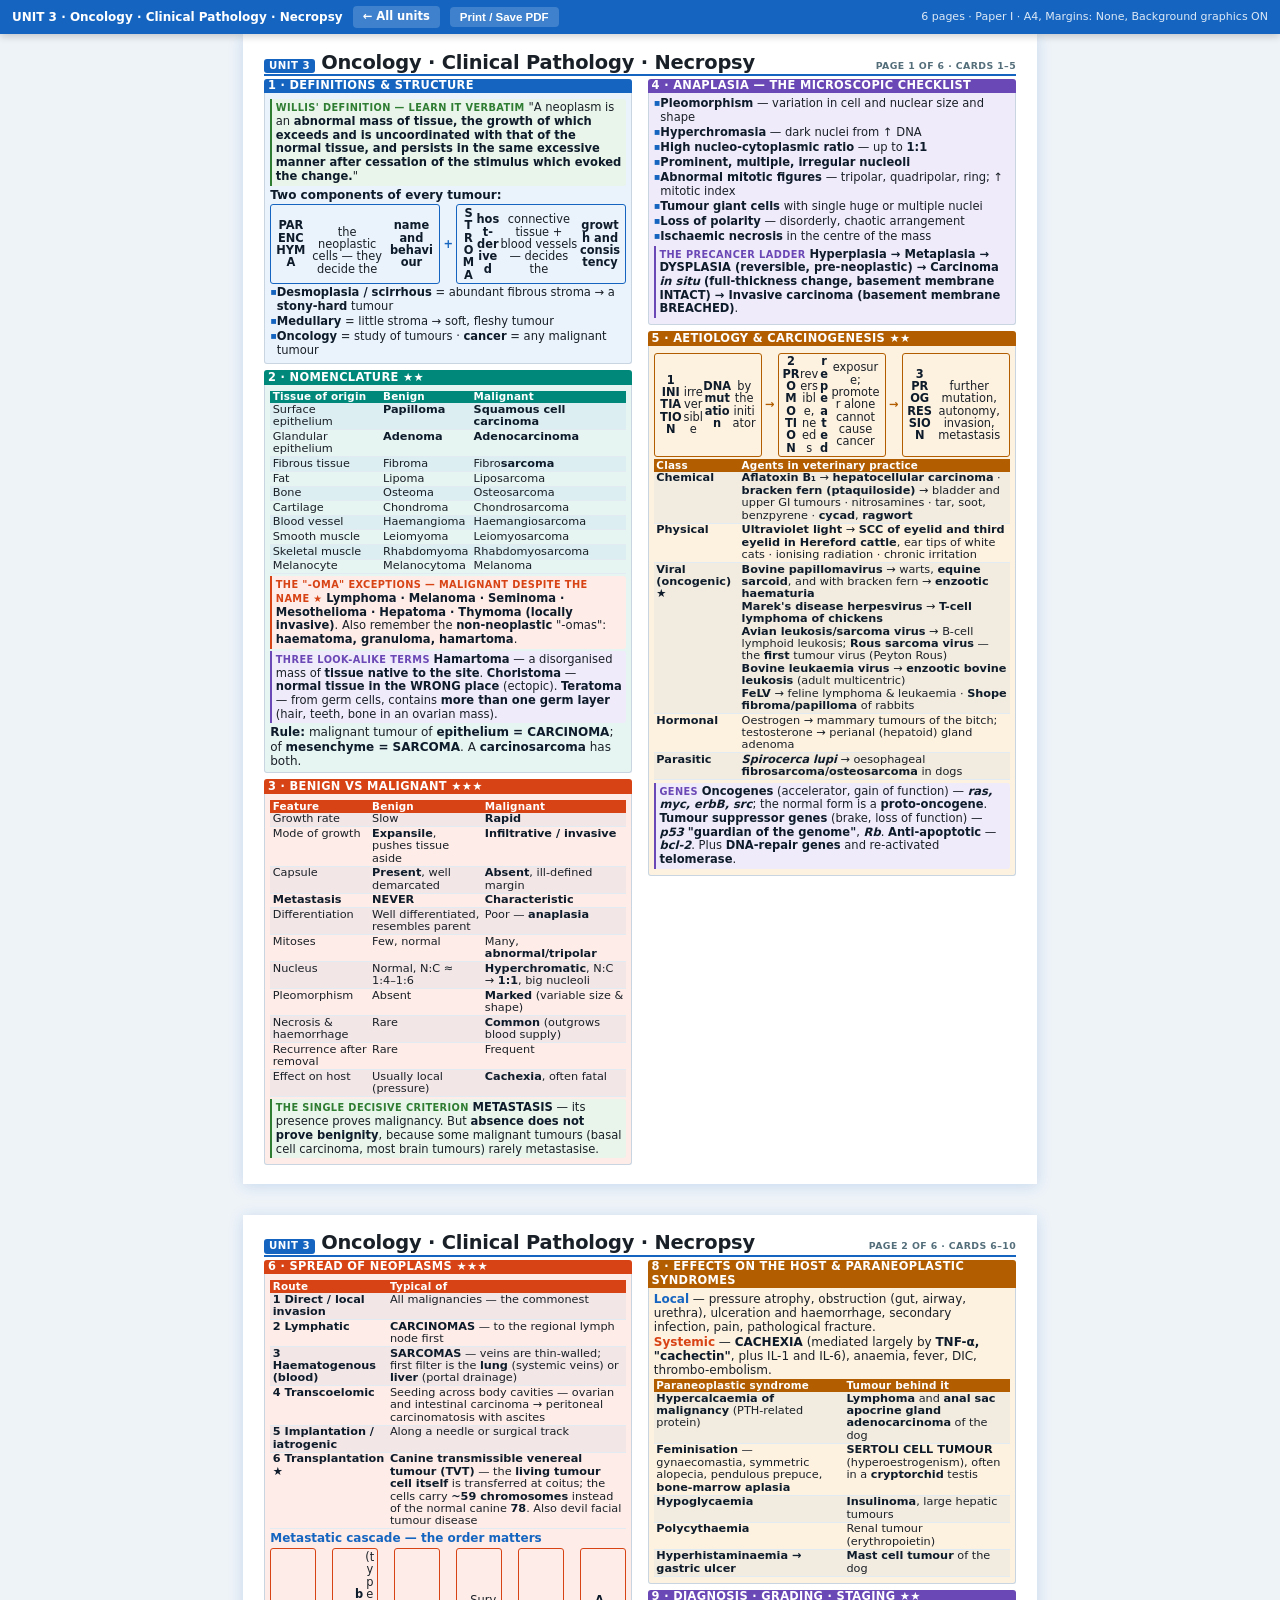
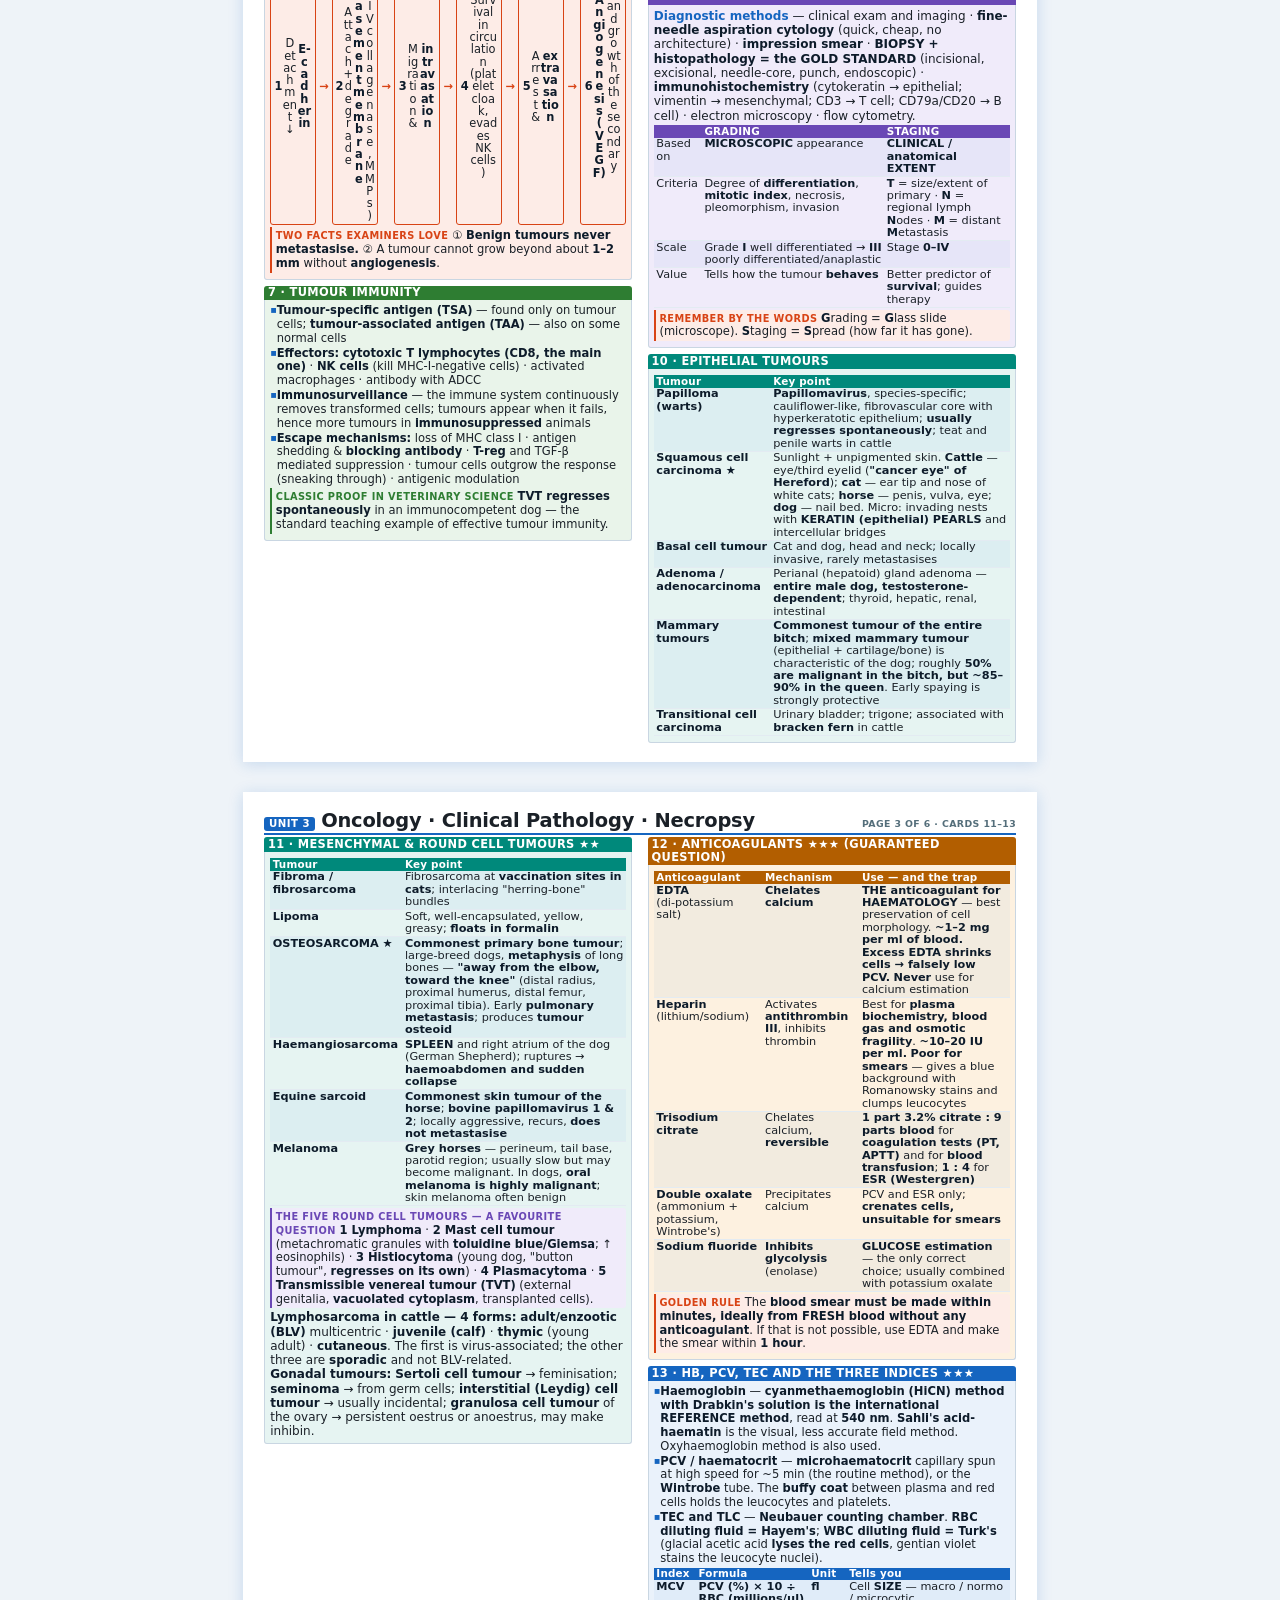
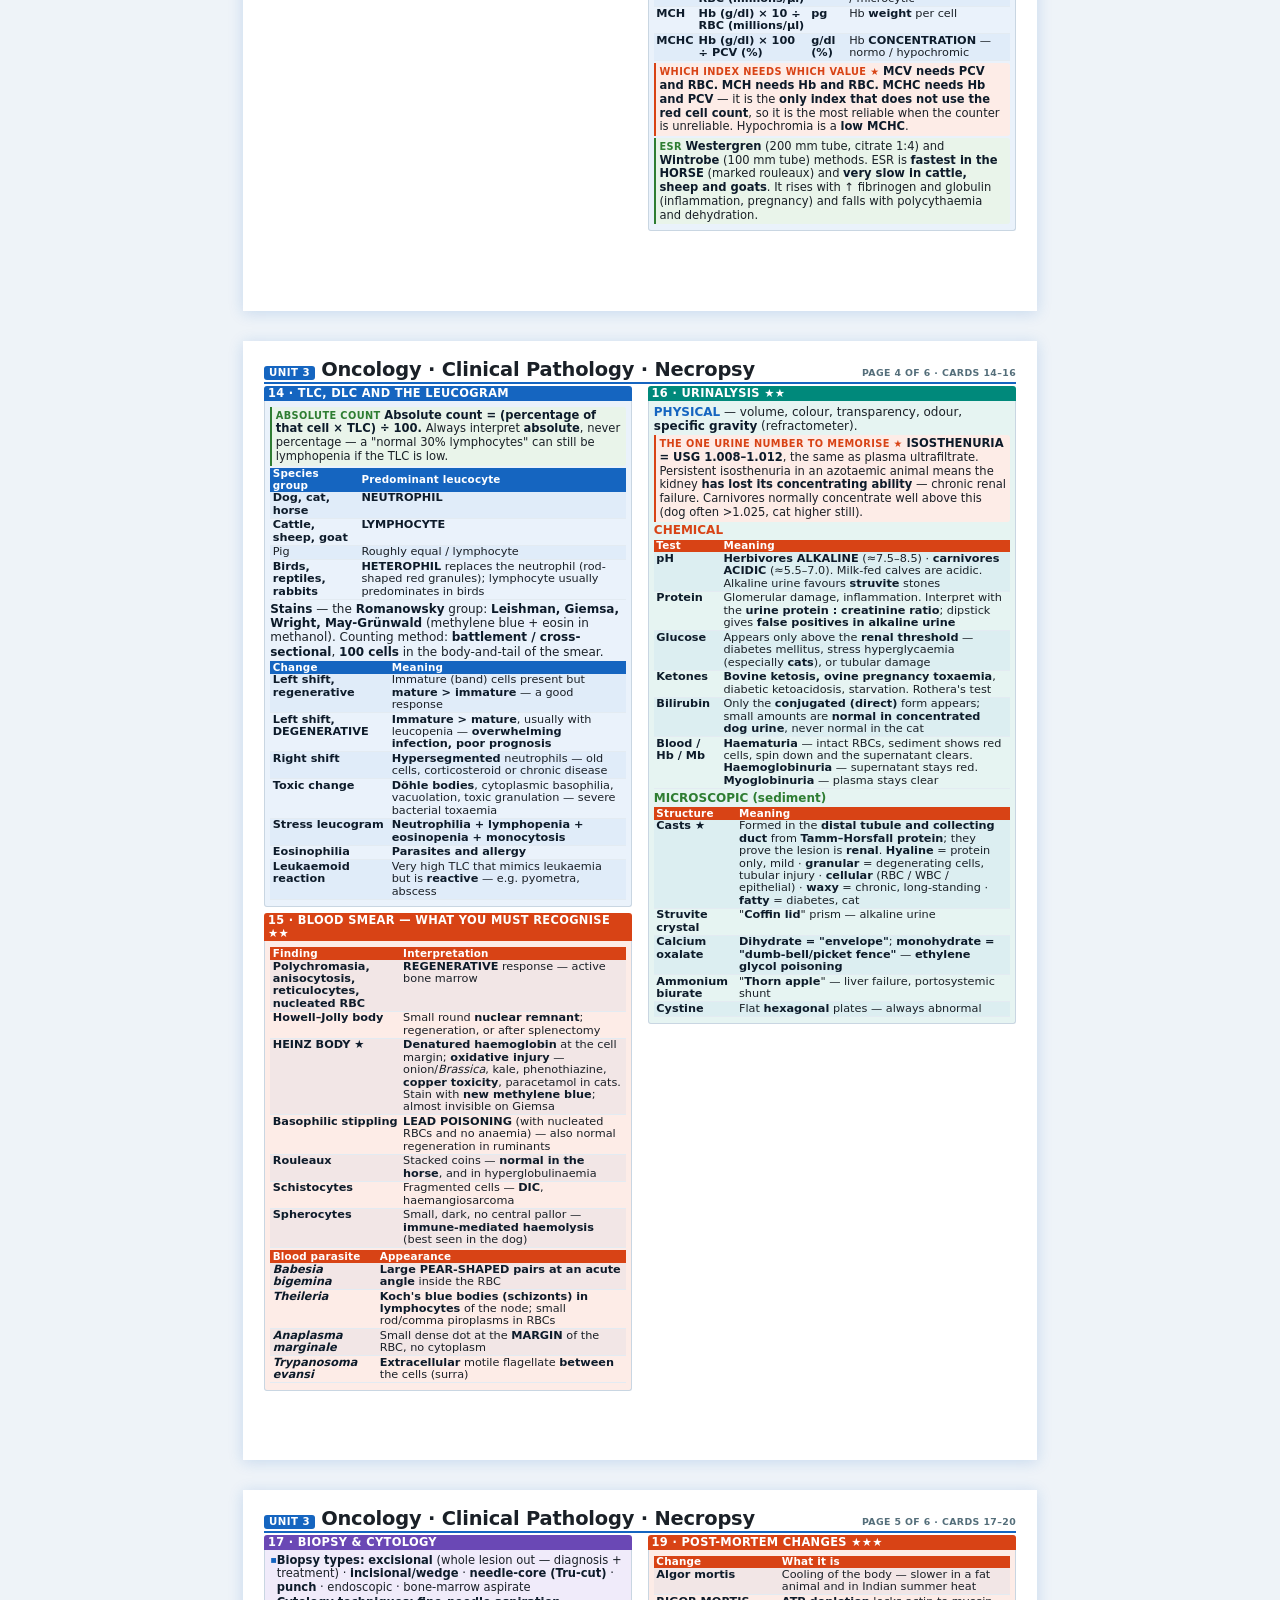
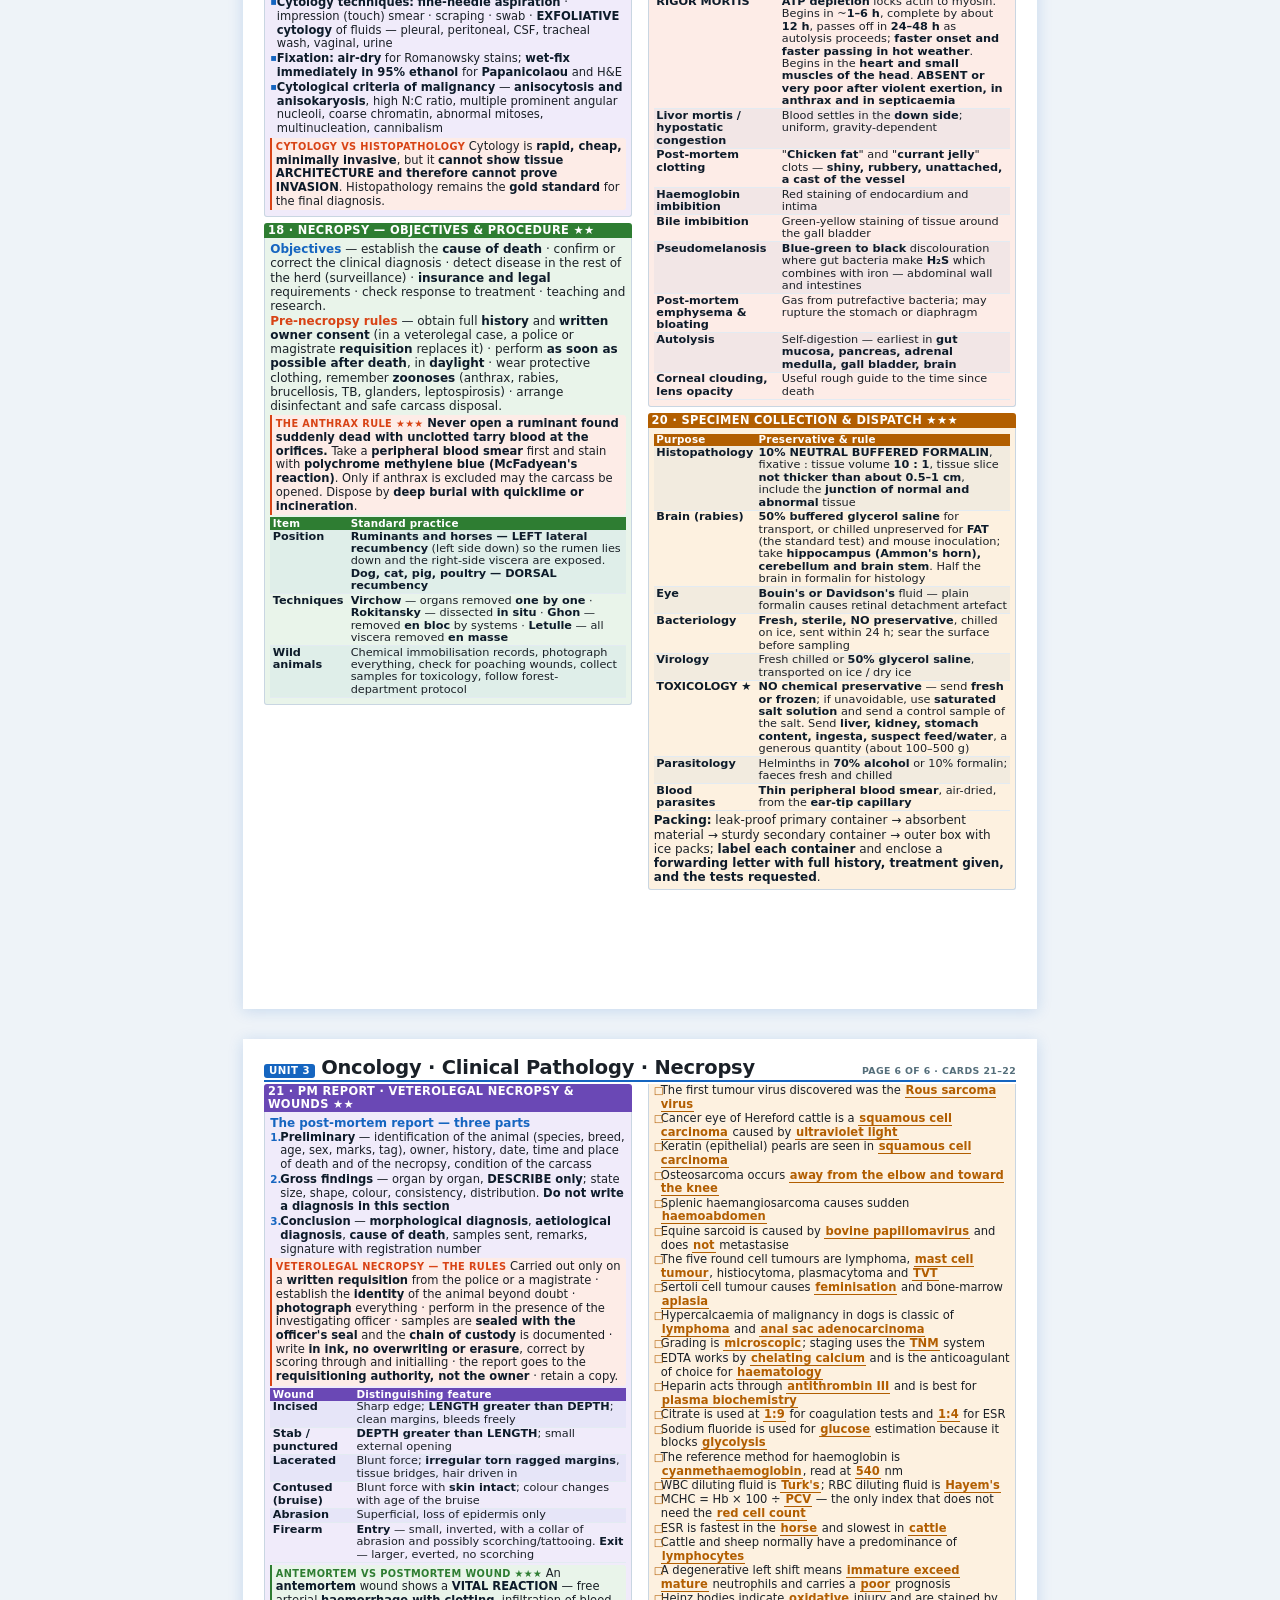
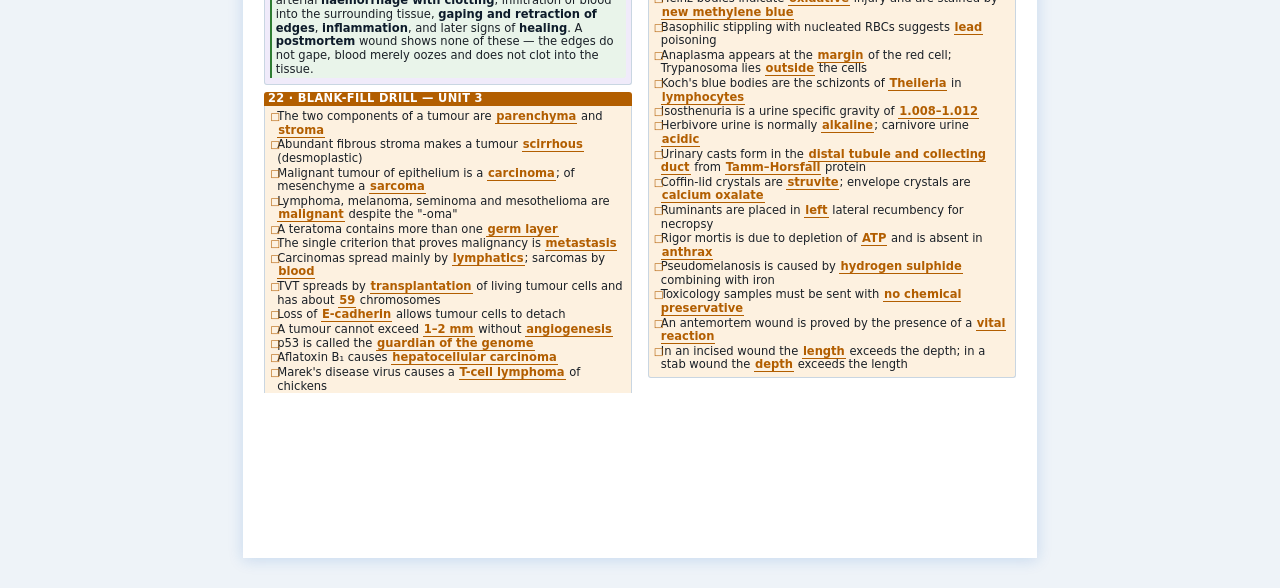
<file: revision/unit-3.html>
<!DOCTYPE html>
<html lang="en">
<head>
<meta charset="utf-8">
<meta name="viewport" content="width=device-width,initial-scale=1">
<title>Unit 3 — Oncology · Clinical Path · Necropsy · Rapid Revision</title>
<link rel="stylesheet" href="assets/revision.css?v=7">
</head>
<body>

<div class="bar">
  <span class="t">UNIT 3 · Oncology · Clinical Pathology · Necropsy</span>
  <a href="index.html">← All units</a>
  <button onclick="window.print()">Print / Save PDF</button>
  <span class="sp">6 pages · Paper I · A4, Margins: None, Background graphics ON</span>
</div>

<!-- ================== PAGE 1 ================== -->
<section class="page">
  <div class="masthead">
    <span class="u">UNIT 3</span><h1>Oncology &middot; Clinical Pathology &middot; Necropsy</h1>
    <span class="pg">PAGE 1 OF 6 &middot; CARDS 1&ndash;5</span>
  </div>
  <div class="cols">

    <div class="box t1">
      <h2>1 · Definitions &amp; structure</h2>
      <div class="body">
        <div class="fact"><span class="lbl">Willis' definition — learn it verbatim</span> "A neoplasm is an <b>abnormal mass of tissue, the growth of which exceeds and is uncoordinated with that of the normal tissue, and persists in the same excessive manner after cessation of the stimulus which evoked the change.</b>"</div>
        <b>Two components of every tumour:</b>
        <div class="chain"><span class="s"><b>PARENCHYMA</b><br>the neoplastic cells — they decide the <b>name and behaviour</b></span><span class="a2">+</span>
          <span class="s"><b>STROMA</b><br><b>host-derived</b> connective tissue + blood vessels — decides the <b>growth and consistency</b></span></div>
        <ul class="sm">
          <li><b>Desmoplasia / scirrhous</b> = abundant fibrous stroma → a <b>stony-hard</b> tumour</li>
          <li><b>Medullary</b> = little stroma → soft, fleshy tumour</li>
          <li><b>Oncology</b> = study of tumours · <b>cancer</b> = any malignant tumour</li>
        </ul>
      </div>
    </div>

    <div class="box t2">
      <h2>2 · NOMENCLATURE ★★</h2>
      <div class="body">
        <table class="tt">
          <tr><th>Tissue of origin</th><th>Benign</th><th>Malignant</th></tr>
          <tr><td>Surface epithelium</td><td><b>Papilloma</b></td><td><b>Squamous cell carcinoma</b></td></tr>
          <tr><td>Glandular epithelium</td><td><b>Adenoma</b></td><td><b>Adenocarcinoma</b></td></tr>
          <tr><td>Fibrous tissue</td><td>Fibroma</td><td>Fibro<b>sarcoma</b></td></tr>
          <tr><td>Fat</td><td>Lipoma</td><td>Liposarcoma</td></tr>
          <tr><td>Bone</td><td>Osteoma</td><td>Osteosarcoma</td></tr>
          <tr><td>Cartilage</td><td>Chondroma</td><td>Chondrosarcoma</td></tr>
          <tr><td>Blood vessel</td><td>Haemangioma</td><td>Haemangiosarcoma</td></tr>
          <tr><td>Smooth muscle</td><td>Leiomyoma</td><td>Leiomyosarcoma</td></tr>
          <tr><td>Skeletal muscle</td><td>Rhabdomyoma</td><td>Rhabdomyosarcoma</td></tr>
          <tr><td>Melanocyte</td><td>Melanocytoma</td><td>Melanoma</td></tr>
        </table>
        <div class="trap"><span class="lbl">The "-oma" exceptions — MALIGNANT despite the name ★</span>
          <b>Lymphoma · Melanoma · Seminoma · Mesothelioma · Hepatoma · Thymoma (locally invasive)</b>. Also remember the <b>non-neoplastic</b> "-omas": <b>haematoma, granuloma, hamartoma</b>.</div>
        <div class="mem"><span class="lbl">Three look-alike terms</span> <b>Hamartoma</b> — a disorganised mass of <b>tissue native to the site</b>. <b>Choristoma</b> — <b>normal tissue in the WRONG place</b> (ectopic). <b>Teratoma</b> — from germ cells, contains <b>more than one germ layer</b> (hair, teeth, bone in an ovarian mass).</div>
        <b>Rule:</b> malignant tumour of <b>epithelium = CARCINOMA</b>; of <b>mesenchyme = SARCOMA</b>. A <b>carcinosarcoma</b> has both.
      </div>
    </div>

    <div class="box t5">
      <h2>3 · BENIGN vs MALIGNANT ★★★</h2>
      <div class="body">
        <table class="tc">
          <tr><th>Feature</th><th>Benign</th><th>Malignant</th></tr>
          <tr><td>Growth rate</td><td>Slow</td><td><b>Rapid</b></td></tr>
          <tr><td>Mode of growth</td><td><b>Expansile</b>, pushes tissue aside</td><td><b>Infiltrative / invasive</b></td></tr>
          <tr><td>Capsule</td><td><b>Present</b>, well demarcated</td><td><b>Absent</b>, ill-defined margin</td></tr>
          <tr><td><b>Metastasis</b></td><td><b>NEVER</b></td><td><b>Characteristic</b></td></tr>
          <tr><td>Differentiation</td><td>Well differentiated, resembles parent</td><td>Poor — <b>anaplasia</b></td></tr>
          <tr><td>Mitoses</td><td>Few, normal</td><td>Many, <b>abnormal/tripolar</b></td></tr>
          <tr><td>Nucleus</td><td>Normal, N:C ≈ 1:4–1:6</td><td><b>Hyperchromatic</b>, N:C → <b>1:1</b>, big nucleoli</td></tr>
          <tr><td>Pleomorphism</td><td>Absent</td><td><b>Marked</b> (variable size &amp; shape)</td></tr>
          <tr><td>Necrosis &amp; haemorrhage</td><td>Rare</td><td><b>Common</b> (outgrows blood supply)</td></tr>
          <tr><td>Recurrence after removal</td><td>Rare</td><td>Frequent</td></tr>
          <tr><td>Effect on host</td><td>Usually local (pressure)</td><td><b>Cachexia</b>, often fatal</td></tr>
        </table>
        <div class="fact"><span class="lbl">The single decisive criterion</span> <b>METASTASIS</b> — its presence proves malignancy. But <b>absence does not prove benignity</b>, because some malignant tumours (basal cell carcinoma, most brain tumours) rarely metastasise.</div>
      </div>
    </div>

    <div class="box t3">
      <h2>4 · ANAPLASIA — the microscopic checklist</h2>
      <div class="body">
        <ul class="sm">
          <li><b>Pleomorphism</b> — variation in cell and nuclear size and shape</li>
          <li><b>Hyperchromasia</b> — dark nuclei from ↑ DNA</li>
          <li><b>High nucleo-cytoplasmic ratio</b> — up to <b>1:1</b></li>
          <li><b>Prominent, multiple, irregular nucleoli</b></li>
          <li><b>Abnormal mitotic figures</b> — tripolar, quadripolar, ring; ↑ mitotic index</li>
          <li><b>Tumour giant cells</b> with single huge or multiple nuclei</li>
          <li><b>Loss of polarity</b> — disorderly, chaotic arrangement</li>
          <li><b>Ischaemic necrosis</b> in the centre of the mass</li>
        </ul>
        <div class="mem"><span class="lbl">The precancer ladder</span> <b>Hyperplasia → Metaplasia → DYSPLASIA (reversible, pre-neoplastic) → Carcinoma <i>in situ</i> (full-thickness change, basement membrane INTACT) → Invasive carcinoma (basement membrane BREACHED)</b>.</div>
      </div>
    </div>

    <div class="box t4">
      <h2>5 · AETIOLOGY &amp; CARCINOGENESIS ★★</h2>
      <div class="body">
        <div class="chain amb"><span class="s"><b>1 INITIATION</b><br>irreversible <b>DNA mutation</b> by the initiator</span><span class="a2">→</span>
          <span class="s"><b>2 PROMOTION</b><br>reversible, needs <b>repeated</b> exposure; promoter alone cannot cause cancer</span><span class="a2">→</span>
          <span class="s"><b>3 PROGRESSION</b><br>further mutation, autonomy, invasion, metastasis</span></div>
        <table class="ta">
          <tr><th>Class</th><th>Agents in veterinary practice</th></tr>
          <tr><td><b>Chemical</b></td><td><b>Aflatoxin B₁</b> → <b>hepatocellular carcinoma</b> · <b>bracken fern (ptaquiloside)</b> → bladder and upper GI tumours · nitrosamines · tar, soot, benzpyrene · <b>cycad</b>, <b>ragwort</b></td></tr>
          <tr><td><b>Physical</b></td><td><b>Ultraviolet light</b> → <b>SCC of eyelid and third eyelid in Hereford cattle</b>, ear tips of white cats · ionising radiation · chronic irritation</td></tr>
          <tr><td><b>Viral (oncogenic) ★</b></td><td><b>Bovine papillomavirus</b> → warts, <b>equine sarcoid</b>, and with bracken fern → <b>enzootic haematuria</b><br><b>Marek's disease herpesvirus</b> → <b>T-cell lymphoma of chickens</b><br><b>Avian leukosis/sarcoma virus</b> → B-cell lymphoid leukosis; <b>Rous sarcoma virus</b> — the <b>first</b> tumour virus (Peyton Rous)<br><b>Bovine leukaemia virus</b> → <b>enzootic bovine leukosis</b> (adult multicentric)<br><b>FeLV</b> → feline lymphoma &amp; leukaemia · <b>Shope fibroma/papilloma</b> of rabbits</td></tr>
          <tr><td><b>Hormonal</b></td><td>Oestrogen → mammary tumours of the bitch; testosterone → perianal (hepatoid) gland adenoma</td></tr>
          <tr><td><b>Parasitic</b></td><td><b><i>Spirocerca lupi</i></b> → oesophageal <b>fibrosarcoma/osteosarcoma</b> in dogs</td></tr>
        </table>
        <div class="mem"><span class="lbl">Genes</span> <b>Oncogenes</b> (accelerator, gain of function) — <b><i>ras, myc, erbB, src</i></b>; the normal form is a <b>proto-oncogene</b>. <b>Tumour suppressor genes</b> (brake, loss of function) — <b><i>p53</i> "guardian of the genome"</b>, <b><i>Rb</i></b>. <b>Anti-apoptotic</b> — <b><i>bcl-2</i></b>. Plus <b>DNA-repair genes</b> and re-activated <b>telomerase</b>.</div>
      </div>
    </div>

  </div>
</section>

<!-- ================== PAGE 2 ================== -->
<section class="page">
  <div class="masthead">
    <span class="u">UNIT 3</span><h1>Oncology &middot; Clinical Pathology &middot; Necropsy</h1>
    <span class="pg">PAGE 2 OF 6 &middot; CARDS 6&ndash;10</span>
  </div>
  <div class="cols">

    <div class="box t5">
      <h2>6 · SPREAD OF NEOPLASMS ★★★</h2>
      <div class="body">
        <table class="tc">
          <tr><th>Route</th><th>Typical of</th></tr>
          <tr><td><b>1 Direct / local invasion</b></td><td>All malignancies — the commonest</td></tr>
          <tr><td><b>2 Lymphatic</b></td><td><b>CARCINOMAS</b> — to the regional lymph node first</td></tr>
          <tr><td><b>3 Haematogenous (blood)</b></td><td><b>SARCOMAS</b> — veins are thin-walled; first filter is the <b>lung</b> (systemic veins) or <b>liver</b> (portal drainage)</td></tr>
          <tr><td><b>4 Transcoelomic</b></td><td>Seeding across body cavities — ovarian and intestinal carcinoma → peritoneal carcinomatosis with ascites</td></tr>
          <tr><td><b>5 Implantation / iatrogenic</b></td><td>Along a needle or surgical track</td></tr>
          <tr><td><b>6 Transplantation ★</b></td><td><b>Canine transmissible venereal tumour (TVT)</b> — the <b>living tumour cell itself</b> is transferred at coitus; the cells carry <b>~59 chromosomes</b> instead of the normal canine <b>78</b>. Also devil facial tumour disease</td></tr>
        </table>
        <b class="k">Metastatic cascade — the order matters</b>
        <div class="chain red"><span class="s"><b>1</b> Detachment<br>↓ <b>E-cadherin</b></span><span class="a2">→</span>
          <span class="s"><b>2</b> Attach + degrade<br><b>basement membrane</b> (type IV collagenase, MMPs)</span><span class="a2">→</span>
          <span class="s"><b>3</b> Migration &amp; <b>intravasation</b></span><span class="a2">→</span>
          <span class="s"><b>4</b> Survival in circulation (platelet cloak, evades NK cells)</span><span class="a2">→</span>
          <span class="s"><b>5</b> Arrest &amp; <b>extravasation</b></span><span class="a2">→</span>
          <span class="s"><b>6</b> <b>Angiogenesis (VEGF)</b> and growth of the secondary</span></div>
        <div class="trap"><span class="lbl">Two facts examiners love</span> ① <b>Benign tumours never metastasise.</b> ② A tumour cannot grow beyond about <b>1–2 mm</b> without <b>angiogenesis</b>.</div>
      </div>
    </div>

    <div class="box t6">
      <h2>7 · Tumour immunity</h2>
      <div class="body">
        <ul class="sm">
          <li><b>Tumour-specific antigen (TSA)</b> — found only on tumour cells; <b>tumour-associated antigen (TAA)</b> — also on some normal cells</li>
          <li><b>Effectors:</b> <b>cytotoxic T lymphocytes (CD8, the main one)</b> · <b>NK cells</b> (kill MHC-I-negative cells) · activated macrophages · antibody with ADCC</li>
          <li><b>Immunosurveillance</b> — the immune system continuously removes transformed cells; tumours appear when it fails, hence more tumours in <b>immunosuppressed</b> animals</li>
          <li><b>Escape mechanisms:</b> loss of MHC class I · antigen shedding &amp; <b>blocking antibody</b> · <b>T-reg</b> and TGF-β mediated suppression · tumour cells outgrow the response (sneaking through) · antigenic modulation</li>
        </ul>
        <div class="fact"><span class="lbl">Classic proof in veterinary science</span> <b>TVT regresses spontaneously</b> in an immunocompetent dog — the standard teaching example of effective tumour immunity.</div>
      </div>
    </div>

    <div class="box t4">
      <h2>8 · EFFECTS on the host &amp; paraneoplastic syndromes</h2>
      <div class="body">
        <b class="k">Local</b> — pressure atrophy, obstruction (gut, airway, urethra), ulceration and haemorrhage, secondary infection, pain, pathological fracture.<br>
        <b class="r">Systemic</b> — <b>CACHEXIA</b> (mediated largely by <b>TNF-α, "cachectin"</b>, plus IL-1 and IL-6), anaemia, fever, DIC, thrombo-embolism.
        <table class="ta">
          <tr><th>Paraneoplastic syndrome</th><th>Tumour behind it</th></tr>
          <tr><td><b>Hypercalcaemia of malignancy</b> (PTH-related protein)</td><td><b>Lymphoma</b> and <b>anal sac apocrine gland adenocarcinoma</b> of the dog</td></tr>
          <tr><td><b>Feminisation</b> — gynaecomastia, symmetric alopecia, pendulous prepuce, <b>bone-marrow aplasia</b></td><td><b>SERTOLI CELL TUMOUR</b> (hyperoestrogenism), often in a <b>cryptorchid</b> testis</td></tr>
          <tr><td><b>Hypoglycaemia</b></td><td><b>Insulinoma</b>, large hepatic tumours</td></tr>
          <tr><td><b>Polycythaemia</b></td><td>Renal tumour (erythropoietin)</td></tr>
          <tr><td><b>Hyperhistaminaemia → gastric ulcer</b></td><td><b>Mast cell tumour</b> of the dog</td></tr>
        </table>
      </div>
    </div>

    <div class="box t3">
      <h2>9 · DIAGNOSIS · GRADING · STAGING ★★</h2>
      <div class="body">
        <b class="k">Diagnostic methods</b> — clinical exam and imaging · <b>fine-needle aspiration cytology</b> (quick, cheap, no architecture) · <b>impression smear</b> · <b>BIOPSY + histopathology = the GOLD STANDARD</b> (incisional, excisional, needle-core, punch, endoscopic) · <b>immunohistochemistry</b> (cytokeratin → epithelial; vimentin → mesenchymal; CD3 → T cell; CD79a/CD20 → B cell) · electron microscopy · flow cytometry.
        <table class="tp">
          <tr><th></th><th>GRADING</th><th>STAGING</th></tr>
          <tr><td>Based on</td><td><b>MICROSCOPIC</b> appearance</td><td><b>CLINICAL / anatomical EXTENT</b></td></tr>
          <tr><td>Criteria</td><td>Degree of <b>differentiation</b>, <b>mitotic index</b>, necrosis, pleomorphism, invasion</td><td><b>T</b> = size/extent of primary · <b>N</b> = regional lymph <b>N</b>odes · <b>M</b> = distant <b>M</b>etastasis</td></tr>
          <tr><td>Scale</td><td>Grade <b>I</b> well differentiated → <b>III</b> poorly differentiated/anaplastic</td><td>Stage <b>0–IV</b></td></tr>
          <tr><td>Value</td><td>Tells how the tumour <b>behaves</b></td><td>Better predictor of <b>survival</b>; guides therapy</td></tr>
        </table>
        <div class="trap"><span class="lbl">Remember by the words</span> <b>G</b>rading = <b>G</b>lass slide (microscope). <b>S</b>taging = <b>S</b>pread (how far it has gone).</div>
      </div>
    </div>

    <div class="box t2">
      <h2>10 · EPITHELIAL TUMOURS</h2>
      <div class="body">
        <table class="tt">
          <tr><th>Tumour</th><th>Key point</th></tr>
          <tr><td><b>Papilloma (warts)</b></td><td><b>Papillomavirus</b>, species-specific; cauliflower-like, fibrovascular core with hyperkeratotic epithelium; <b>usually regresses spontaneously</b>; teat and penile warts in cattle</td></tr>
          <tr><td><b>Squamous cell carcinoma ★</b></td><td>Sunlight + unpigmented skin. <b>Cattle</b> — eye/third eyelid (<b>"cancer eye" of Hereford</b>); <b>cat</b> — ear tip and nose of white cats; <b>horse</b> — penis, vulva, eye; <b>dog</b> — nail bed. Micro: invading nests with <b>KERATIN (epithelial) PEARLS</b> and intercellular bridges</td></tr>
          <tr><td><b>Basal cell tumour</b></td><td>Cat and dog, head and neck; locally invasive, rarely metastasises</td></tr>
          <tr><td><b>Adenoma / adenocarcinoma</b></td><td>Perianal (hepatoid) gland adenoma — <b>entire male dog, testosterone-dependent</b>; thyroid, hepatic, renal, intestinal</td></tr>
          <tr><td><b>Mammary tumours</b></td><td><b>Commonest tumour of the entire bitch</b>; <b>mixed mammary tumour</b> (epithelial + cartilage/bone) is characteristic of the dog; roughly <b>50% are malignant in the bitch, but ~85–90% in the queen</b>. Early spaying is strongly protective</td></tr>
          <tr><td><b>Transitional cell carcinoma</b></td><td>Urinary bladder; trigone; associated with <b>bracken fern</b> in cattle</td></tr>
        </table>
      </div>
    </div>

  </div>
</section>

<!-- ================== PAGE 3 ================== -->
<section class="page">
  <div class="masthead">
    <span class="u">UNIT 3</span><h1>Oncology &middot; Clinical Pathology &middot; Necropsy</h1>
    <span class="pg">PAGE 3 OF 6 &middot; CARDS 11&ndash;13</span>
  </div>
  <div class="cols">

    <div class="box t2">
      <h2>11 · MESENCHYMAL &amp; ROUND CELL TUMOURS ★★</h2>
      <div class="body">
        <table class="tt">
          <tr><th>Tumour</th><th>Key point</th></tr>
          <tr><td><b>Fibroma / fibrosarcoma</b></td><td>Fibrosarcoma at <b>vaccination sites in cats</b>; interlacing "herring-bone" bundles</td></tr>
          <tr><td><b>Lipoma</b></td><td>Soft, well-encapsulated, yellow, greasy; <b>floats in formalin</b></td></tr>
          <tr><td><b>OSTEOSARCOMA ★</b></td><td><b>Commonest primary bone tumour</b>; large-breed dogs, <b>metaphysis</b> of long bones — <b>"away from the elbow, toward the knee"</b> (distal radius, proximal humerus, distal femur, proximal tibia). Early <b>pulmonary metastasis</b>; produces <b>tumour osteoid</b></td></tr>
          <tr><td><b>Haemangiosarcoma</b></td><td><b>SPLEEN</b> and right atrium of the dog (German Shepherd); ruptures → <b>haemoabdomen and sudden collapse</b></td></tr>
          <tr><td><b>Equine sarcoid</b></td><td><b>Commonest skin tumour of the horse</b>; <b>bovine papillomavirus 1 &amp; 2</b>; locally aggressive, recurs, <b>does not metastasise</b></td></tr>
          <tr><td><b>Melanoma</b></td><td><b>Grey horses</b> — perineum, tail base, parotid region; usually slow but may become malignant. In dogs, <b>oral melanoma is highly malignant</b>; skin melanoma often benign</td></tr>
        </table>
        <div class="mem"><span class="lbl">THE FIVE ROUND CELL TUMOURS — a favourite question</span>
          <b>1 Lymphoma</b> · <b>2 Mast cell tumour</b> (metachromatic granules with <b>toluidine blue/Giemsa</b>; ↑ eosinophils) · <b>3 Histiocytoma</b> (young dog, "button tumour", <b>regresses on its own</b>) · <b>4 Plasmacytoma</b> · <b>5 Transmissible venereal tumour (TVT)</b> (external genitalia, <b>vacuolated cytoplasm</b>, transplanted cells).</div>
        <b>Lymphosarcoma in cattle — 4 forms:</b> <b>adult/enzootic (BLV)</b> multicentric · <b>juvenile (calf)</b> · <b>thymic</b> (young adult) · <b>cutaneous</b>. The first is virus-associated; the other three are <b>sporadic</b> and not BLV-related.<br>
        <b>Gonadal tumours:</b> <b>Sertoli cell tumour</b> → feminisation; <b>seminoma</b> → from germ cells; <b>interstitial (Leydig) cell tumour</b> → usually incidental; <b>granulosa cell tumour</b> of the ovary → persistent oestrus or anoestrus, may make inhibin.
      </div>
    </div>

    <div class="box t4">
      <h2>12 · ANTICOAGULANTS ★★★ (guaranteed question)</h2>
      <div class="body">
        <table class="ta">
          <tr><th>Anticoagulant</th><th>Mechanism</th><th>Use — and the trap</th></tr>
          <tr><td><b>EDTA</b><br>(di-potassium salt)</td><td><b>Chelates calcium</b></td><td><b>THE anticoagulant for HAEMATOLOGY</b> — best preservation of cell morphology. <b>~1–2 mg per ml of blood.</b> <b>Excess EDTA shrinks cells → falsely low PCV.</b> <b>Never</b> use for calcium estimation</td></tr>
          <tr><td><b>Heparin</b><br>(lithium/sodium)</td><td>Activates <b>antithrombin III</b>, inhibits thrombin</td><td>Best for <b>plasma biochemistry, blood gas and osmotic fragility</b>. <b>~10–20 IU per ml.</b> <b>Poor for smears</b> — gives a blue background with Romanowsky stains and clumps leucocytes</td></tr>
          <tr><td><b>Trisodium citrate</b></td><td>Chelates calcium, <b>reversible</b></td><td><b>1 part 3.2% citrate : 9 parts blood</b> for <b>coagulation tests (PT, APTT)</b> and for <b>blood transfusion</b>; <b>1 : 4</b> for <b>ESR (Westergren)</b></td></tr>
          <tr><td><b>Double oxalate</b> (ammonium + potassium, Wintrobe's)</td><td>Precipitates calcium</td><td>PCV and ESR only; <b>crenates cells, unsuitable for smears</b></td></tr>
          <tr><td><b>Sodium fluoride</b></td><td><b>Inhibits glycolysis</b> (enolase)</td><td><b>GLUCOSE estimation</b> — the only correct choice; usually combined with potassium oxalate</td></tr>
        </table>
        <div class="trap"><span class="lbl">Golden rule</span> The <b>blood smear must be made within minutes, ideally from FRESH blood without any anticoagulant</b>. If that is not possible, use EDTA and make the smear within <b>1 hour</b>.</div>
      </div>
    </div>

    <div class="box t1">
      <h2>13 · Hb, PCV, TEC and the three INDICES ★★★</h2>
      <div class="body">
        <ul class="sm">
          <li><b>Haemoglobin</b> — <b>cyanmethaemoglobin (HiCN) method with Drabkin's solution is the international REFERENCE method</b>, read at <b>540 nm</b>. <b>Sahli's acid-haematin</b> is the visual, less accurate field method. Oxyhaemoglobin method is also used.</li>
          <li><b>PCV / haematocrit</b> — <b>microhaematocrit</b> capillary spun at high speed for ~5 min (the routine method), or the <b>Wintrobe</b> tube. The <b>buffy coat</b> between plasma and red cells holds the leucocytes and platelets.</li>
          <li><b>TEC and TLC</b> — <b>Neubauer counting chamber</b>. <b>RBC diluting fluid = Hayem's</b>; <b>WBC diluting fluid = Turk's</b> (glacial acetic acid <b>lyses the red cells</b>, gentian violet stains the leucocyte nuclei).</li>
        </ul>
        <table>
          <tr><th>Index</th><th>Formula</th><th>Unit</th><th>Tells you</th></tr>
          <tr><td><b>MCV</b></td><td><b>PCV (%) × 10 ÷ RBC (millions/µl)</b></td><td><b>fl</b></td><td>Cell <b>SIZE</b> — macro / normo / microcytic</td></tr>
          <tr><td><b>MCH</b></td><td><b>Hb (g/dl) × 10 ÷ RBC (millions/µl)</b></td><td><b>pg</b></td><td>Hb <b>weight</b> per cell</td></tr>
          <tr><td><b>MCHC</b></td><td><b>Hb (g/dl) × 100 ÷ PCV (%)</b></td><td><b>g/dl (%)</b></td><td>Hb <b>CONCENTRATION</b> — normo / hypochromic</td></tr>
        </table>
        <div class="trap"><span class="lbl">Which index needs which value ★</span> <b>MCV needs PCV and RBC.</b> <b>MCH needs Hb and RBC.</b> <b>MCHC needs Hb and PCV</b> — it is the <b>only index that does not use the red cell count</b>, so it is the most reliable when the counter is unreliable. Hypochromia is a <b>low MCHC</b>.</div>
        <div class="fact"><span class="lbl">ESR</span> <b>Westergren</b> (200 mm tube, citrate 1:4) and <b>Wintrobe</b> (100 mm tube) methods. ESR is <b>fastest in the HORSE</b> (marked rouleaux) and <b>very slow in cattle, sheep and goats</b>. It rises with ↑ fibrinogen and globulin (inflammation, pregnancy) and falls with polycythaemia and dehydration.</div>
      </div>
    </div>

  </div>
</section>

<!-- ================== PAGE 4 ================== -->
<section class="page">
  <div class="masthead">
    <span class="u">UNIT 3</span><h1>Oncology &middot; Clinical Pathology &middot; Necropsy</h1>
    <span class="pg">PAGE 4 OF 6 &middot; CARDS 14&ndash;16</span>
  </div>
  <div class="cols">

    <div class="box t1">
      <h2>14 · TLC, DLC and the leucogram</h2>
      <div class="body">
        <div class="fact"><span class="lbl">Absolute count</span> <b>Absolute count = (percentage of that cell × TLC) ÷ 100.</b> Always interpret <b>absolute</b>, never percentage — a "normal 30% lymphocytes" can still be lymphopenia if the TLC is low.</div>
        <table>
          <tr><th>Species group</th><th>Predominant leucocyte</th></tr>
          <tr><td><b>Dog, cat, horse</b></td><td><b>NEUTROPHIL</b></td></tr>
          <tr><td><b>Cattle, sheep, goat</b></td><td><b>LYMPHOCYTE</b></td></tr>
          <tr><td>Pig</td><td>Roughly equal / lymphocyte</td></tr>
          <tr><td><b>Birds, reptiles, rabbits</b></td><td><b>HETEROPHIL</b> replaces the neutrophil (rod-shaped red granules); lymphocyte usually predominates in birds</td></tr>
        </table>
        <b>Stains</b> — the <b>Romanowsky</b> group: <b>Leishman, Giemsa, Wright, May-Grünwald</b> (methylene blue + eosin in methanol). Counting method: <b>battlement / cross-sectional</b>, <b>100 cells</b> in the body-and-tail of the smear.
        <table>
          <tr><th>Change</th><th>Meaning</th></tr>
          <tr><td><b>Left shift, regenerative</b></td><td>Immature (band) cells present but <b>mature &gt; immature</b> — a good response</td></tr>
          <tr><td><b>Left shift, DEGENERATIVE</b></td><td><b>Immature &gt; mature</b>, usually with leucopenia — <b>overwhelming infection, poor prognosis</b></td></tr>
          <tr><td><b>Right shift</b></td><td><b>Hypersegmented</b> neutrophils — old cells, corticosteroid or chronic disease</td></tr>
          <tr><td><b>Toxic change</b></td><td><b>Döhle bodies</b>, cytoplasmic basophilia, vacuolation, toxic granulation — severe bacterial toxaemia</td></tr>
          <tr><td><b>Stress leucogram</b></td><td><b>Neutrophilia + lymphopenia + eosinopenia + monocytosis</b></td></tr>
          <tr><td><b>Eosinophilia</b></td><td><b>Parasites and allergy</b></td></tr>
          <tr><td><b>Leukaemoid reaction</b></td><td>Very high TLC that mimics leukaemia but is <b>reactive</b> — e.g. pyometra, abscess</td></tr>
        </table>
      </div>
    </div>

    <div class="box t5">
      <h2>15 · BLOOD SMEAR — what you must recognise ★★</h2>
      <div class="body">
        <table class="tc">
          <tr><th>Finding</th><th>Interpretation</th></tr>
          <tr><td><b>Polychromasia, anisocytosis, reticulocytes, nucleated RBC</b></td><td><b>REGENERATIVE</b> response — active bone marrow</td></tr>
          <tr><td><b>Howell–Jolly body</b></td><td>Small round <b>nuclear remnant</b>; regeneration, or after splenectomy</td></tr>
          <tr><td><b>HEINZ BODY ★</b></td><td><b>Denatured haemoglobin</b> at the cell margin; <b>oxidative injury</b> — onion/<i>Brassica</i>, kale, phenothiazine, <b>copper toxicity</b>, paracetamol in cats. Stain with <b>new methylene blue</b>; almost invisible on Giemsa</td></tr>
          <tr><td><b>Basophilic stippling</b></td><td><b>LEAD POISONING</b> (with nucleated RBCs and no anaemia) — also normal regeneration in ruminants</td></tr>
          <tr><td><b>Rouleaux</b></td><td>Stacked coins — <b>normal in the horse</b>, and in hyperglobulinaemia</td></tr>
          <tr><td><b>Schistocytes</b></td><td>Fragmented cells — <b>DIC</b>, haemangiosarcoma</td></tr>
          <tr><td><b>Spherocytes</b></td><td>Small, dark, no central pallor — <b>immune-mediated haemolysis</b> (best seen in the dog)</td></tr>
        </table>
        <table class="tc">
          <tr><th>Blood parasite</th><th>Appearance</th></tr>
          <tr><td><b><i>Babesia bigemina</i></b></td><td><b>Large PEAR-SHAPED pairs at an acute angle</b> inside the RBC</td></tr>
          <tr><td><b><i>Theileria</i></b></td><td><b>Koch's blue bodies (schizonts) in lymphocytes</b> of the node; small rod/comma piroplasms in RBCs</td></tr>
          <tr><td><b><i>Anaplasma marginale</i></b></td><td>Small dense dot at the <b>MARGIN</b> of the RBC, no cytoplasm</td></tr>
          <tr><td><b><i>Trypanosoma evansi</i></b></td><td><b>Extracellular</b> motile flagellate <b>between</b> the cells (surra)</td></tr>
        </table>
      </div>
    </div>

    <div class="box t2">
      <h2>16 · URINALYSIS ★★</h2>
      <div class="body">
        <b class="k">PHYSICAL</b> — volume, colour, transparency, odour, <b>specific gravity</b> (refractometer).
        <div class="trap"><span class="lbl">The one urine number to memorise ★</span> <b>ISOSTHENURIA = USG 1.008–1.012</b>, the same as plasma ultrafiltrate. Persistent isosthenuria in an azotaemic animal means the kidney <b>has lost its concentrating ability</b> — chronic renal failure. Carnivores normally concentrate well above this (dog often &gt;1.025, cat higher still).</div>
        <b class="r">CHEMICAL</b>
        <table class="tc">
          <tr><th>Test</th><th>Meaning</th></tr>
          <tr><td><b>pH</b></td><td><b>Herbivores ALKALINE</b> (≈7.5–8.5) · <b>carnivores ACIDIC</b> (≈5.5–7.0). Milk-fed calves are acidic. Alkaline urine favours <b>struvite</b> stones</td></tr>
          <tr><td><b>Protein</b></td><td>Glomerular damage, inflammation. Interpret with the <b>urine protein : creatinine ratio</b>; dipstick gives <b>false positives in alkaline urine</b></td></tr>
          <tr><td><b>Glucose</b></td><td>Appears only above the <b>renal threshold</b> — diabetes mellitus, stress hyperglycaemia (especially <b>cats</b>), or tubular damage</td></tr>
          <tr><td><b>Ketones</b></td><td><b>Bovine ketosis, ovine pregnancy toxaemia</b>, diabetic ketoacidosis, starvation. Rothera's test</td></tr>
          <tr><td><b>Bilirubin</b></td><td>Only the <b>conjugated (direct)</b> form appears; small amounts are <b>normal in concentrated dog urine</b>, never normal in the cat</td></tr>
          <tr><td><b>Blood / Hb / Mb</b></td><td><b>Haematuria</b> — intact RBCs, sediment shows red cells, spin down and the supernatant clears. <b>Haemoglobinuria</b> — supernatant stays red. <b>Myoglobinuria</b> — plasma stays clear</td></tr>
        </table>
        <b class="g">MICROSCOPIC (sediment)</b>
        <table class="tc">
          <tr><th>Structure</th><th>Meaning</th></tr>
          <tr><td><b>Casts ★</b></td><td>Formed in the <b>distal tubule and collecting duct</b> from <b>Tamm–Horsfall protein</b>; they prove the lesion is <b>renal</b>. <b>Hyaline</b> = protein only, mild · <b>granular</b> = degenerating cells, tubular injury · <b>cellular</b> (RBC / WBC / epithelial) · <b>waxy</b> = chronic, long-standing · <b>fatty</b> = diabetes, cat</td></tr>
          <tr><td><b>Struvite crystal</b></td><td>"<b>Coffin lid</b>" prism — alkaline urine</td></tr>
          <tr><td><b>Calcium oxalate</b></td><td><b>Dihydrate = "envelope"</b>; <b>monohydrate = "dumb-bell/picket fence"</b> — <b>ethylene glycol poisoning</b></td></tr>
          <tr><td><b>Ammonium biurate</b></td><td>"<b>Thorn apple</b>" — liver failure, portosystemic shunt</td></tr>
          <tr><td><b>Cystine</b></td><td>Flat <b>hexagonal</b> plates — always abnormal</td></tr>
        </table>
      </div>
    </div>

  </div>
</section>

<!-- ================== PAGE 5 ================== -->
<section class="page">
  <div class="masthead">
    <span class="u">UNIT 3</span><h1>Oncology &middot; Clinical Pathology &middot; Necropsy</h1>
    <span class="pg">PAGE 5 OF 6 &middot; CARDS 17&ndash;20</span>
  </div>
  <div class="cols">

    <div class="box t3">
      <h2>17 · BIOPSY &amp; CYTOLOGY</h2>
      <div class="body">
        <ul class="sm">
          <li><b>Biopsy types:</b> <b>excisional</b> (whole lesion out — diagnosis + treatment) · <b>incisional/wedge</b> · <b>needle-core (Tru-cut)</b> · <b>punch</b> · endoscopic · bone-marrow aspirate</li>
          <li><b>Cytology techniques:</b> <b>fine-needle aspiration</b> · impression (touch) smear · scraping · swab · <b>EXFOLIATIVE cytology</b> of fluids — pleural, peritoneal, CSF, tracheal wash, vaginal, urine</li>
          <li><b>Fixation:</b> <b>air-dry</b> for Romanowsky stains; <b>wet-fix immediately in 95% ethanol</b> for <b>Papanicolaou</b> and H&amp;E</li>
          <li><b>Cytological criteria of malignancy</b> — <b>anisocytosis and anisokaryosis</b>, high N:C ratio, multiple prominent angular nucleoli, coarse chromatin, abnormal mitoses, multinucleation, cannibalism</li>
        </ul>
        <div class="trap"><span class="lbl">Cytology vs histopathology</span> Cytology is <b>rapid, cheap, minimally invasive</b>, but it <b>cannot show tissue ARCHITECTURE and therefore cannot prove INVASION</b>. Histopathology remains the <b>gold standard</b> for the final diagnosis.</div>
      </div>
    </div>

    <div class="box t6">
      <h2>18 · NECROPSY — objectives &amp; procedure ★★</h2>
      <div class="body">
        <b class="k">Objectives</b> — establish the <b>cause of death</b> · confirm or correct the clinical diagnosis · detect disease in the rest of the herd (surveillance) · <b>insurance and legal</b> requirements · check response to treatment · teaching and research.<br>
        <b class="r">Pre-necropsy rules</b> — obtain full <b>history</b> and <b>written owner consent</b> (in a veterolegal case, a police or magistrate <b>requisition</b> replaces it) · perform <b>as soon as possible after death</b>, in <b>daylight</b> · wear protective clothing, remember <b>zoonoses</b> (anthrax, rabies, brucellosis, TB, glanders, leptospirosis) · arrange disinfectant and safe carcass disposal.
        <div class="trap"><span class="lbl">THE ANTHRAX RULE ★★★</span> <b>Never open a ruminant found suddenly dead with unclotted tarry blood at the orifices.</b> Take a <b>peripheral blood smear</b> first and stain with <b>polychrome methylene blue (McFadyean's reaction)</b>. Only if anthrax is excluded may the carcass be opened. Dispose by <b>deep burial with quicklime or incineration</b>.</div>
        <table class="tg">
          <tr><th>Item</th><th>Standard practice</th></tr>
          <tr><td><b>Position</b></td><td><b>Ruminants and horses — LEFT lateral recumbency</b> (left side down) so the rumen lies down and the right-side viscera are exposed. <b>Dog, cat, pig, poultry — DORSAL recumbency</b></td></tr>
          <tr><td><b>Techniques</b></td><td><b>Virchow</b> — organs removed <b>one by one</b> · <b>Rokitansky</b> — dissected <b>in situ</b> · <b>Ghon</b> — removed <b>en bloc</b> by systems · <b>Letulle</b> — all viscera removed <b>en masse</b></td></tr>
          <tr><td><b>Wild animals</b></td><td>Chemical immobilisation records, photograph everything, check for poaching wounds, collect samples for toxicology, follow forest-department protocol</td></tr>
        </table>
      </div>
    </div>

    <div class="box t5">
      <h2>19 · POST-MORTEM CHANGES ★★★</h2>
      <div class="body">
        <table class="tc">
          <tr><th>Change</th><th>What it is</th></tr>
          <tr><td><b>Algor mortis</b></td><td>Cooling of the body — slower in a fat animal and in Indian summer heat</td></tr>
          <tr><td><b>RIGOR MORTIS</b></td><td><b>ATP depletion</b> locks actin to myosin. Begins in ~<b>1–6 h</b>, complete by about <b>12 h</b>, passes off in <b>24–48 h</b> as autolysis proceeds; <b>faster onset and faster passing in hot weather</b>. Begins in the <b>heart and small muscles of the head</b>. <b>ABSENT or very poor after violent exertion, in anthrax and in septicaemia</b></td></tr>
          <tr><td><b>Livor mortis / hypostatic congestion</b></td><td>Blood settles in the <b>down side</b>; uniform, gravity-dependent</td></tr>
          <tr><td><b>Post-mortem clotting</b></td><td>"<b>Chicken fat</b>" and "<b>currant jelly</b>" clots — <b>shiny, rubbery, unattached, a cast of the vessel</b></td></tr>
          <tr><td><b>Haemoglobin imbibition</b></td><td>Red staining of endocardium and intima</td></tr>
          <tr><td><b>Bile imbibition</b></td><td>Green-yellow staining of tissue around the gall bladder</td></tr>
          <tr><td><b>Pseudomelanosis</b></td><td><b>Blue-green to black</b> discolouration where gut bacteria make <b>H₂S</b> which combines with iron — abdominal wall and intestines</td></tr>
          <tr><td><b>Post-mortem emphysema &amp; bloating</b></td><td>Gas from putrefactive bacteria; may rupture the stomach or diaphragm</td></tr>
          <tr><td><b>Autolysis</b></td><td>Self-digestion — earliest in <b>gut mucosa, pancreas, adrenal medulla, gall bladder, brain</b></td></tr>
          <tr><td><b>Corneal clouding, lens opacity</b></td><td>Useful rough guide to the time since death</td></tr>
        </table>
      </div>
    </div>

    <div class="box t4">
      <h2>20 · SPECIMEN COLLECTION &amp; DISPATCH ★★★</h2>
      <div class="body">
        <table class="ta">
          <tr><th>Purpose</th><th>Preservative &amp; rule</th></tr>
          <tr><td><b>Histopathology</b></td><td><b>10% NEUTRAL BUFFERED FORMALIN</b>, fixative : tissue volume <b>10 : 1</b>, tissue slice <b>not thicker than about 0.5–1 cm</b>, include the <b>junction of normal and abnormal</b> tissue</td></tr>
          <tr><td><b>Brain (rabies)</b></td><td><b>50% buffered glycerol saline</b> for transport, or chilled unpreserved for <b>FAT</b> (the standard test) and mouse inoculation; take <b>hippocampus (Ammon's horn), cerebellum and brain stem</b>. Half the brain in formalin for histology</td></tr>
          <tr><td><b>Eye</b></td><td><b>Bouin's or Davidson's</b> fluid — plain formalin causes retinal detachment artefact</td></tr>
          <tr><td><b>Bacteriology</b></td><td><b>Fresh, sterile, NO preservative</b>, chilled on ice, sent within 24 h; sear the surface before sampling</td></tr>
          <tr><td><b>Virology</b></td><td>Fresh chilled or <b>50% glycerol saline</b>, transported on ice / dry ice</td></tr>
          <tr><td><b>TOXICOLOGY ★</b></td><td><b>NO chemical preservative</b> — send <b>fresh or frozen</b>; if unavoidable, use <b>saturated salt solution</b> and send a control sample of the salt. Send <b>liver, kidney, stomach content, ingesta, suspect feed/water</b>, a generous quantity (about 100–500 g)</td></tr>
          <tr><td><b>Parasitology</b></td><td>Helminths in <b>70% alcohol</b> or 10% formalin; faeces fresh and chilled</td></tr>
          <tr><td><b>Blood parasites</b></td><td><b>Thin peripheral blood smear</b>, air-dried, from the <b>ear-tip capillary</b></td></tr>
        </table>
        <b>Packing:</b> leak-proof primary container → absorbent material → sturdy secondary container → outer box with ice packs; <b>label each container</b> and enclose a <b>forwarding letter with full history, treatment given, and the tests requested</b>.
      </div>
    </div>

  </div>
</section>

<!-- ================== PAGE 6 ================== -->
<section class="page">
  <div class="masthead">
    <span class="u">UNIT 3</span><h1>Oncology &middot; Clinical Pathology &middot; Necropsy</h1>
    <span class="pg">PAGE 6 OF 6 &middot; CARDS 21&ndash;22</span>
  </div>
  <div class="cols">

    <div class="box t3">
      <h2>21 · PM REPORT · VETEROLEGAL NECROPSY &amp; WOUNDS ★★</h2>
      <div class="body">
        <b class="k">The post-mortem report — three parts</b>
        <ul class="num sm">
          <li><b>Preliminary</b> — identification of the animal (species, breed, age, sex, marks, tag), owner, history, date, time and place of death and of the necropsy, condition of the carcass</li>
          <li><b>Gross findings</b> — organ by organ, <b>DESCRIBE only</b>; state size, shape, colour, consistency, distribution. <b>Do not write a diagnosis in this section</b></li>
          <li><b>Conclusion</b> — <b>morphological diagnosis</b>, <b>aetiological diagnosis</b>, <b>cause of death</b>, samples sent, remarks, signature with registration number</li>
        </ul>
        <div class="trap"><span class="lbl">Veterolegal necropsy — the rules</span> Carried out only on a <b>written requisition</b> from the police or a magistrate · establish the <b>identity</b> of the animal beyond doubt · <b>photograph</b> everything · perform in the presence of the investigating officer · samples are <b>sealed with the officer's seal</b> and the <b>chain of custody</b> is documented · write <b>in ink, no overwriting or erasure</b>, correct by scoring through and initialling · the report goes to the <b>requisitioning authority, not the owner</b> · retain a copy.</div>
        <table class="tp">
          <tr><th>Wound</th><th>Distinguishing feature</th></tr>
          <tr><td><b>Incised</b></td><td>Sharp edge; <b>LENGTH greater than DEPTH</b>; clean margins, bleeds freely</td></tr>
          <tr><td><b>Stab / punctured</b></td><td><b>DEPTH greater than LENGTH</b>; small external opening</td></tr>
          <tr><td><b>Lacerated</b></td><td>Blunt force; <b>irregular torn ragged margins</b>, tissue bridges, hair driven in</td></tr>
          <tr><td><b>Contused (bruise)</b></td><td>Blunt force with <b>skin intact</b>; colour changes with age of the bruise</td></tr>
          <tr><td><b>Abrasion</b></td><td>Superficial, loss of epidermis only</td></tr>
          <tr><td><b>Firearm</b></td><td><b>Entry</b> — small, inverted, with a collar of abrasion and possibly scorching/tattooing. <b>Exit</b> — larger, everted, no scorching</td></tr>
        </table>
        <div class="fact"><span class="lbl">ANTEMORTEM vs POSTMORTEM WOUND ★★★</span> An <b>antemortem</b> wound shows a <b>VITAL REACTION</b> — free arterial <b>haemorrhage with clotting</b>, infiltration of blood into the surrounding tissue, <b>gaping and retraction of edges</b>, <b>inflammation</b>, and later signs of <b>healing</b>. A <b>postmortem</b> wound shows none of these — the edges do not gape, blood merely oozes and does not clot into the tissue.</div>
      </div>
    </div>

    <div class="box t4 box--flow">
      <h2>22 · BLANK-FILL DRILL — Unit 3</h2>
      <div class="body">
        <div class="fib">The two components of a tumour are <u>parenchyma</u> and <u>stroma</u></div>
        <div class="fib">Abundant fibrous stroma makes a tumour <u>scirrhous</u> (desmoplastic)</div>
        <div class="fib">Malignant tumour of epithelium is a <u>carcinoma</u>; of mesenchyme a <u>sarcoma</u></div>
        <div class="fib">Lymphoma, melanoma, seminoma and mesothelioma are <u>malignant</u> despite the "-oma"</div>
        <div class="fib">A teratoma contains more than one <u>germ layer</u></div>
        <div class="fib">The single criterion that proves malignancy is <u>metastasis</u></div>
        <div class="fib">Carcinomas spread mainly by <u>lymphatics</u>; sarcomas by <u>blood</u></div>
        <div class="fib">TVT spreads by <u>transplantation</u> of living tumour cells and has about <u>59</u> chromosomes</div>
        <div class="fib">Loss of <u>E-cadherin</u> allows tumour cells to detach</div>
        <div class="fib">A tumour cannot exceed <u>1–2 mm</u> without <u>angiogenesis</u></div>
        <div class="fib">p53 is called the <u>guardian of the genome</u></div>
        <div class="fib">Aflatoxin B₁ causes <u>hepatocellular carcinoma</u></div>
        <div class="fib">Marek's disease virus causes a <u>T-cell lymphoma</u> of chickens</div>
        <div class="fib">The first tumour virus discovered was the <u>Rous sarcoma virus</u></div>
        <div class="fib">Cancer eye of Hereford cattle is a <u>squamous cell carcinoma</u> caused by <u>ultraviolet light</u></div>
        <div class="fib">Keratin (epithelial) pearls are seen in <u>squamous cell carcinoma</u></div>
        <div class="fib">Osteosarcoma occurs <u>away from the elbow and toward the knee</u></div>
        <div class="fib">Splenic haemangiosarcoma causes sudden <u>haemoabdomen</u></div>
        <div class="fib">Equine sarcoid is caused by <u>bovine papillomavirus</u> and does <u>not</u> metastasise</div>
        <div class="fib">The five round cell tumours are lymphoma, <u>mast cell tumour</u>, histiocytoma, plasmacytoma and <u>TVT</u></div>
        <div class="fib">Sertoli cell tumour causes <u>feminisation</u> and bone-marrow <u>aplasia</u></div>
        <div class="fib">Hypercalcaemia of malignancy in dogs is classic of <u>lymphoma</u> and <u>anal sac adenocarcinoma</u></div>
        <div class="fib">Grading is <u>microscopic</u>; staging uses the <u>TNM</u> system</div>
        <div class="fib">EDTA works by <u>chelating calcium</u> and is the anticoagulant of choice for <u>haematology</u></div>
        <div class="fib">Heparin acts through <u>antithrombin III</u> and is best for <u>plasma biochemistry</u></div>
        <div class="fib">Citrate is used at <u>1:9</u> for coagulation tests and <u>1:4</u> for ESR</div>
        <div class="fib">Sodium fluoride is used for <u>glucose</u> estimation because it blocks <u>glycolysis</u></div>
        <div class="fib">The reference method for haemoglobin is <u>cyanmethaemoglobin</u>, read at <u>540</u> nm</div>
        <div class="fib">WBC diluting fluid is <u>Turk's</u>; RBC diluting fluid is <u>Hayem's</u></div>
        <div class="fib">MCHC = Hb × 100 ÷ <u>PCV</u> — the only index that does not need the <u>red cell count</u></div>
        <div class="fib">ESR is fastest in the <u>horse</u> and slowest in <u>cattle</u></div>
        <div class="fib">Cattle and sheep normally have a predominance of <u>lymphocytes</u></div>
        <div class="fib">A degenerative left shift means <u>immature exceed mature</u> neutrophils and carries a <u>poor</u> prognosis</div>
        <div class="fib">Heinz bodies indicate <u>oxidative</u> injury and are stained by <u>new methylene blue</u></div>
        <div class="fib">Basophilic stippling with nucleated RBCs suggests <u>lead</u> poisoning</div>
        <div class="fib">Anaplasma appears at the <u>margin</u> of the red cell; Trypanosoma lies <u>outside</u> the cells</div>
        <div class="fib">Koch's blue bodies are the schizonts of <u>Theileria</u> in <u>lymphocytes</u></div>
        <div class="fib">Isosthenuria is a urine specific gravity of <u>1.008–1.012</u></div>
        <div class="fib">Herbivore urine is normally <u>alkaline</u>; carnivore urine <u>acidic</u></div>
        <div class="fib">Urinary casts form in the <u>distal tubule and collecting duct</u> from <u>Tamm–Horsfall</u> protein</div>
        <div class="fib">Coffin-lid crystals are <u>struvite</u>; envelope crystals are <u>calcium oxalate</u></div>
        <div class="fib">Ruminants are placed in <u>left</u> lateral recumbency for necropsy</div>
        <div class="fib">Rigor mortis is due to depletion of <u>ATP</u> and is absent in <u>anthrax</u></div>
        <div class="fib">Pseudomelanosis is caused by <u>hydrogen sulphide</u> combining with iron</div>
        <div class="fib">Toxicology samples must be sent with <u>no chemical preservative</u></div>
        <div class="fib">An antemortem wound is proved by the presence of a <u>vital reaction</u></div>
        <div class="fib">In an incised wound the <u>length</u> exceeds the depth; in a stab wound the <u>depth</u> exceeds the length</div>
      </div>
    </div>

  </div>
</section>


</body>
</html>
</file>
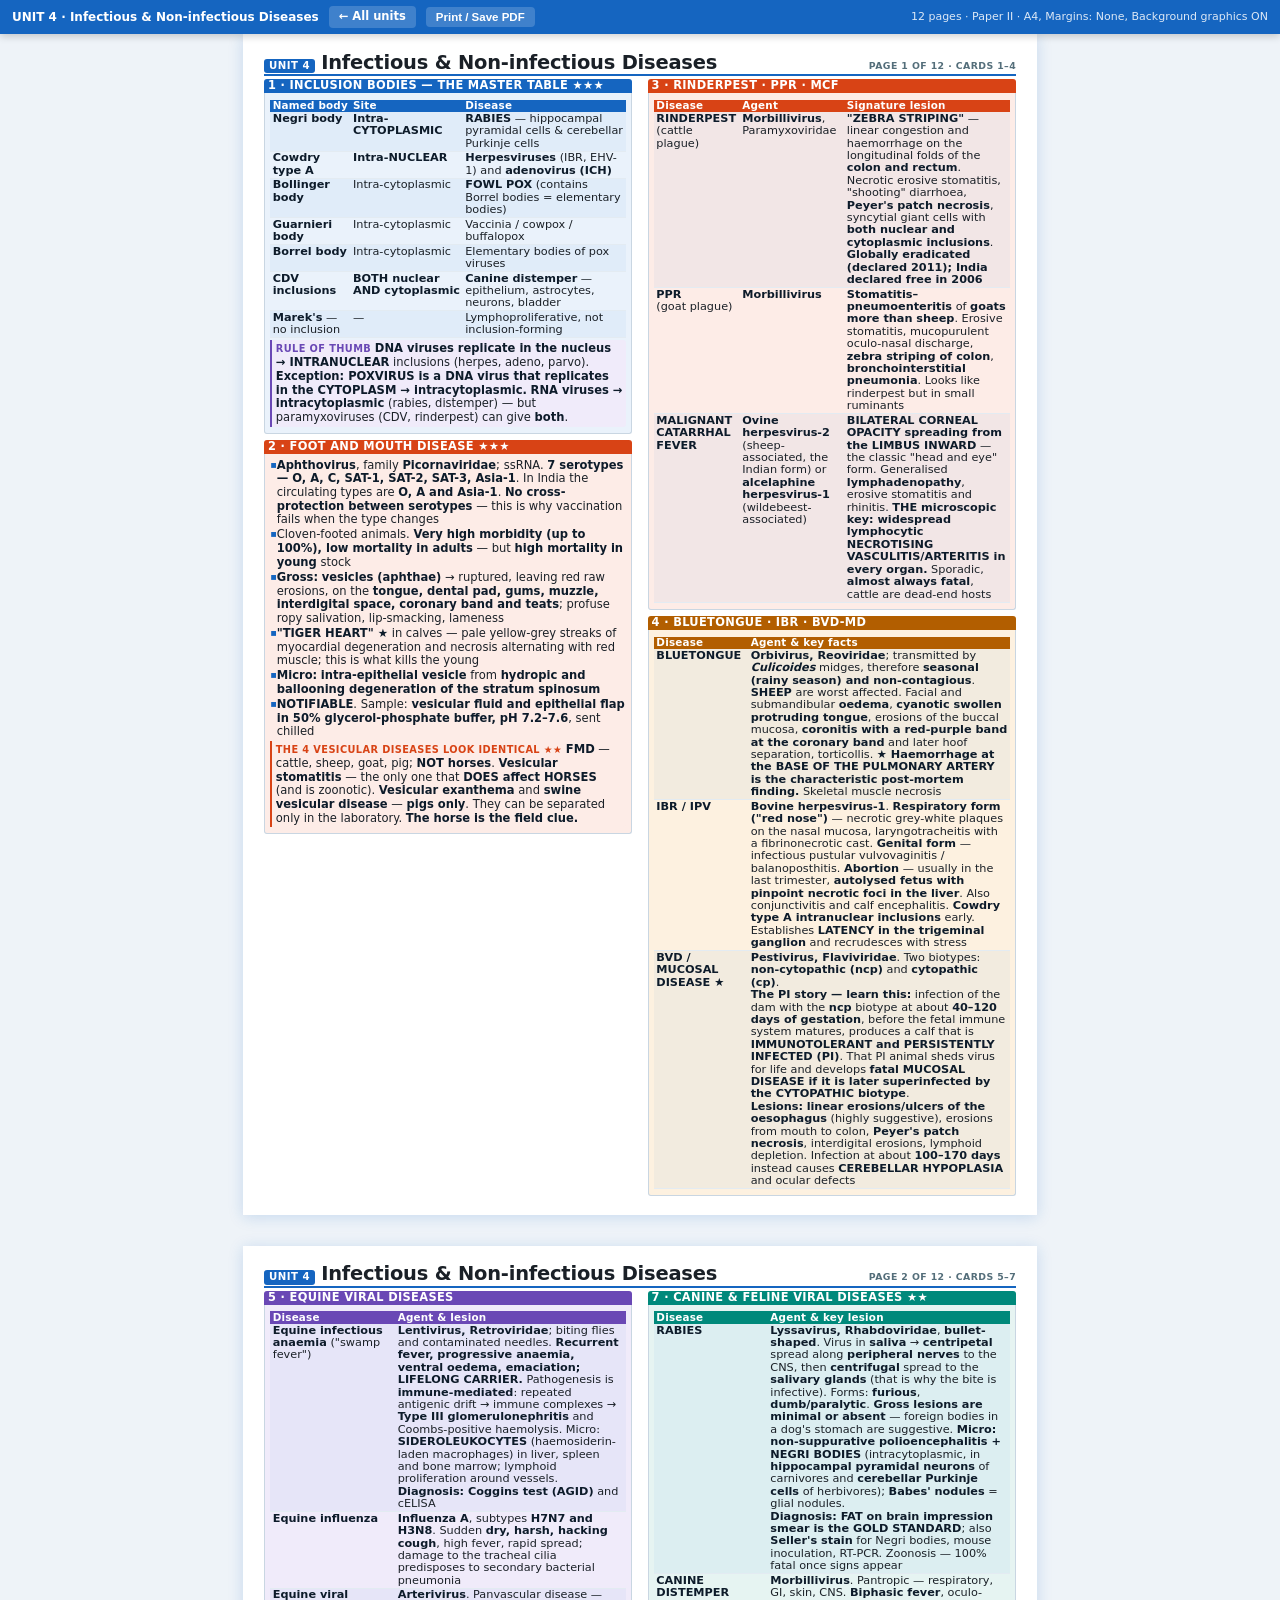
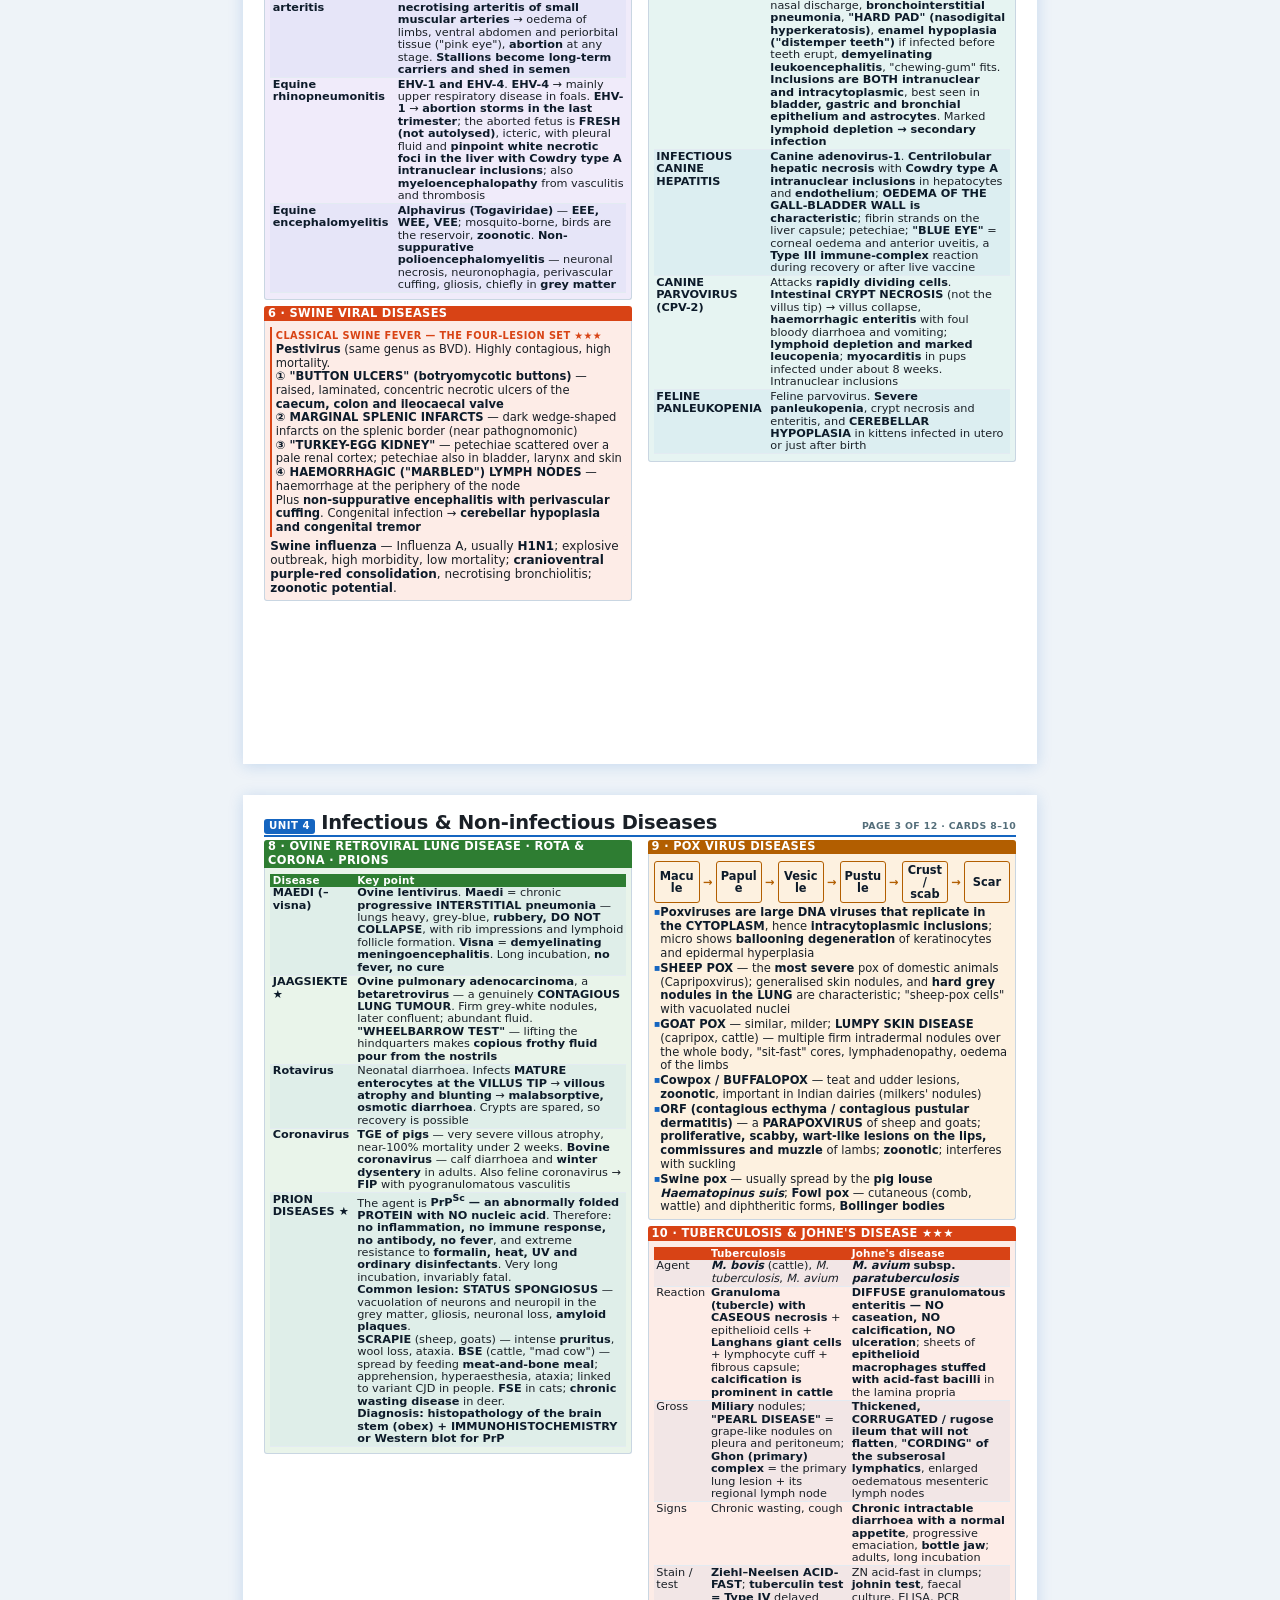
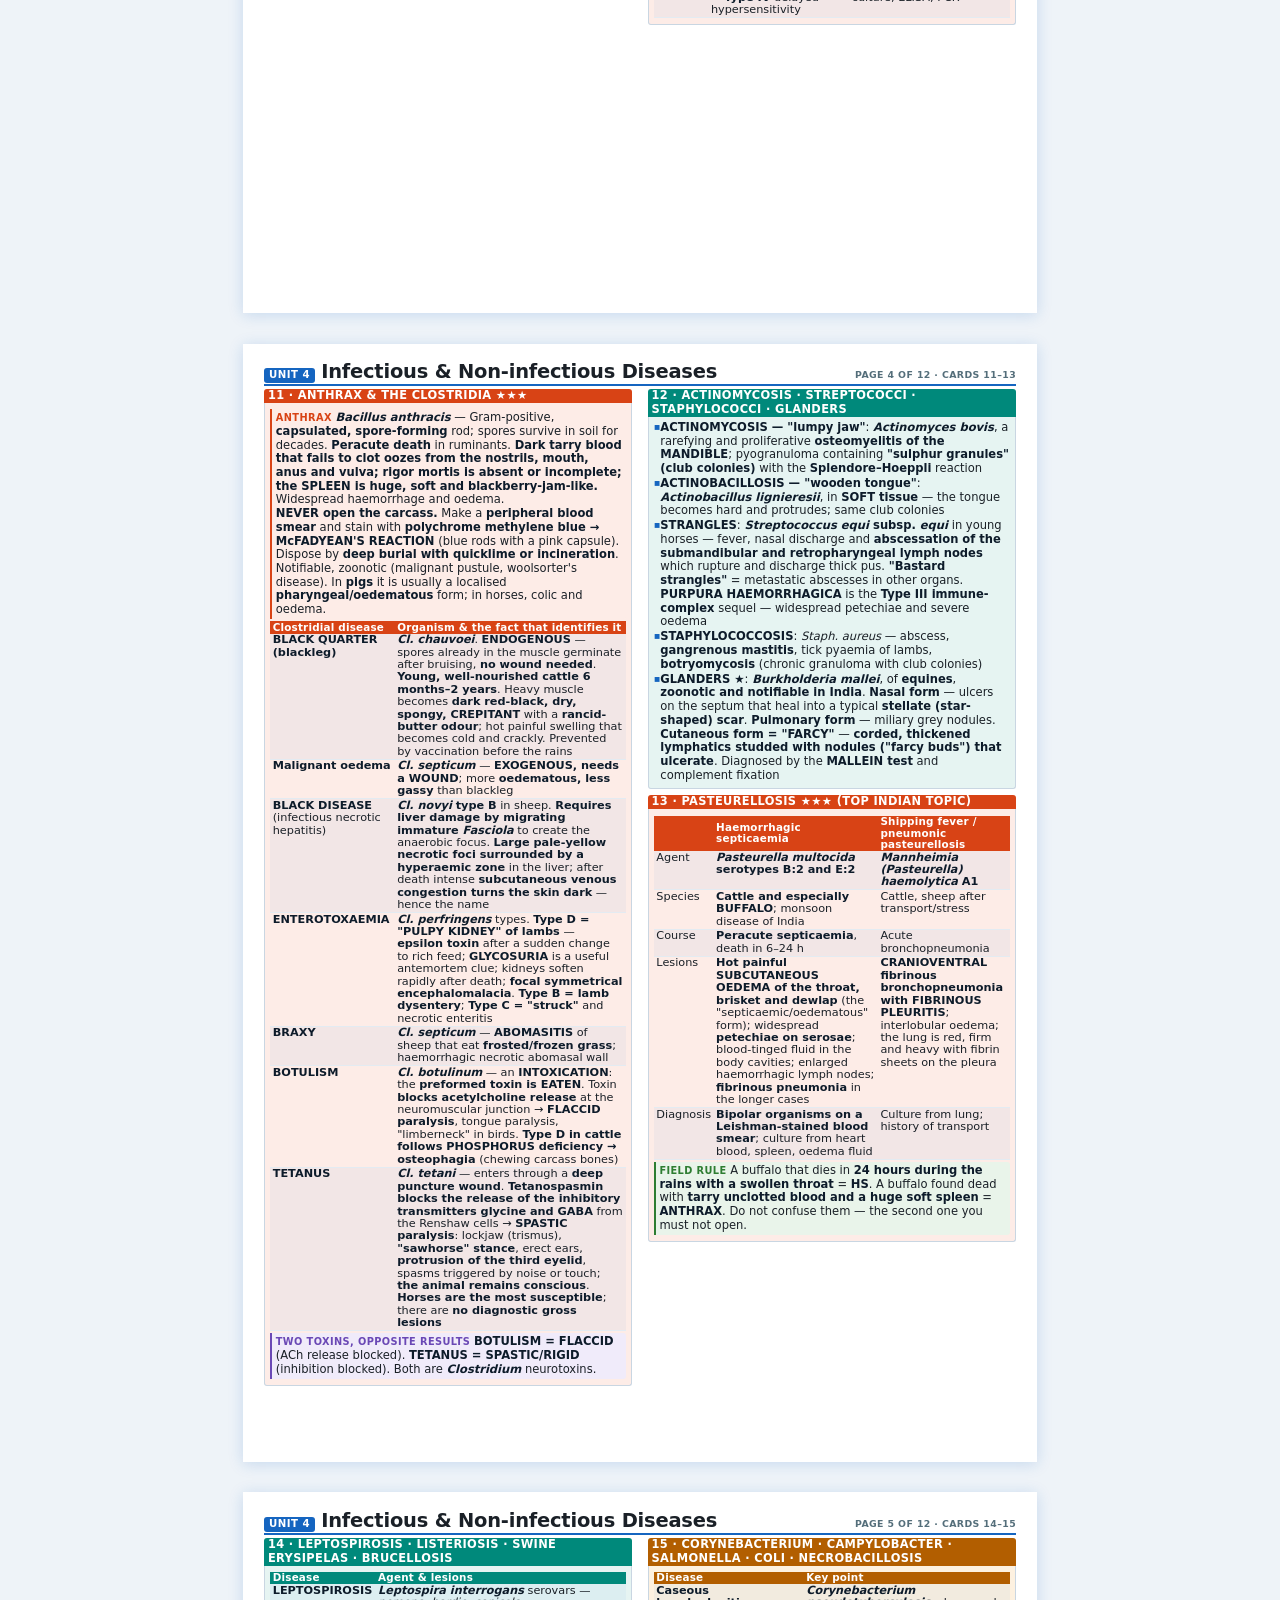
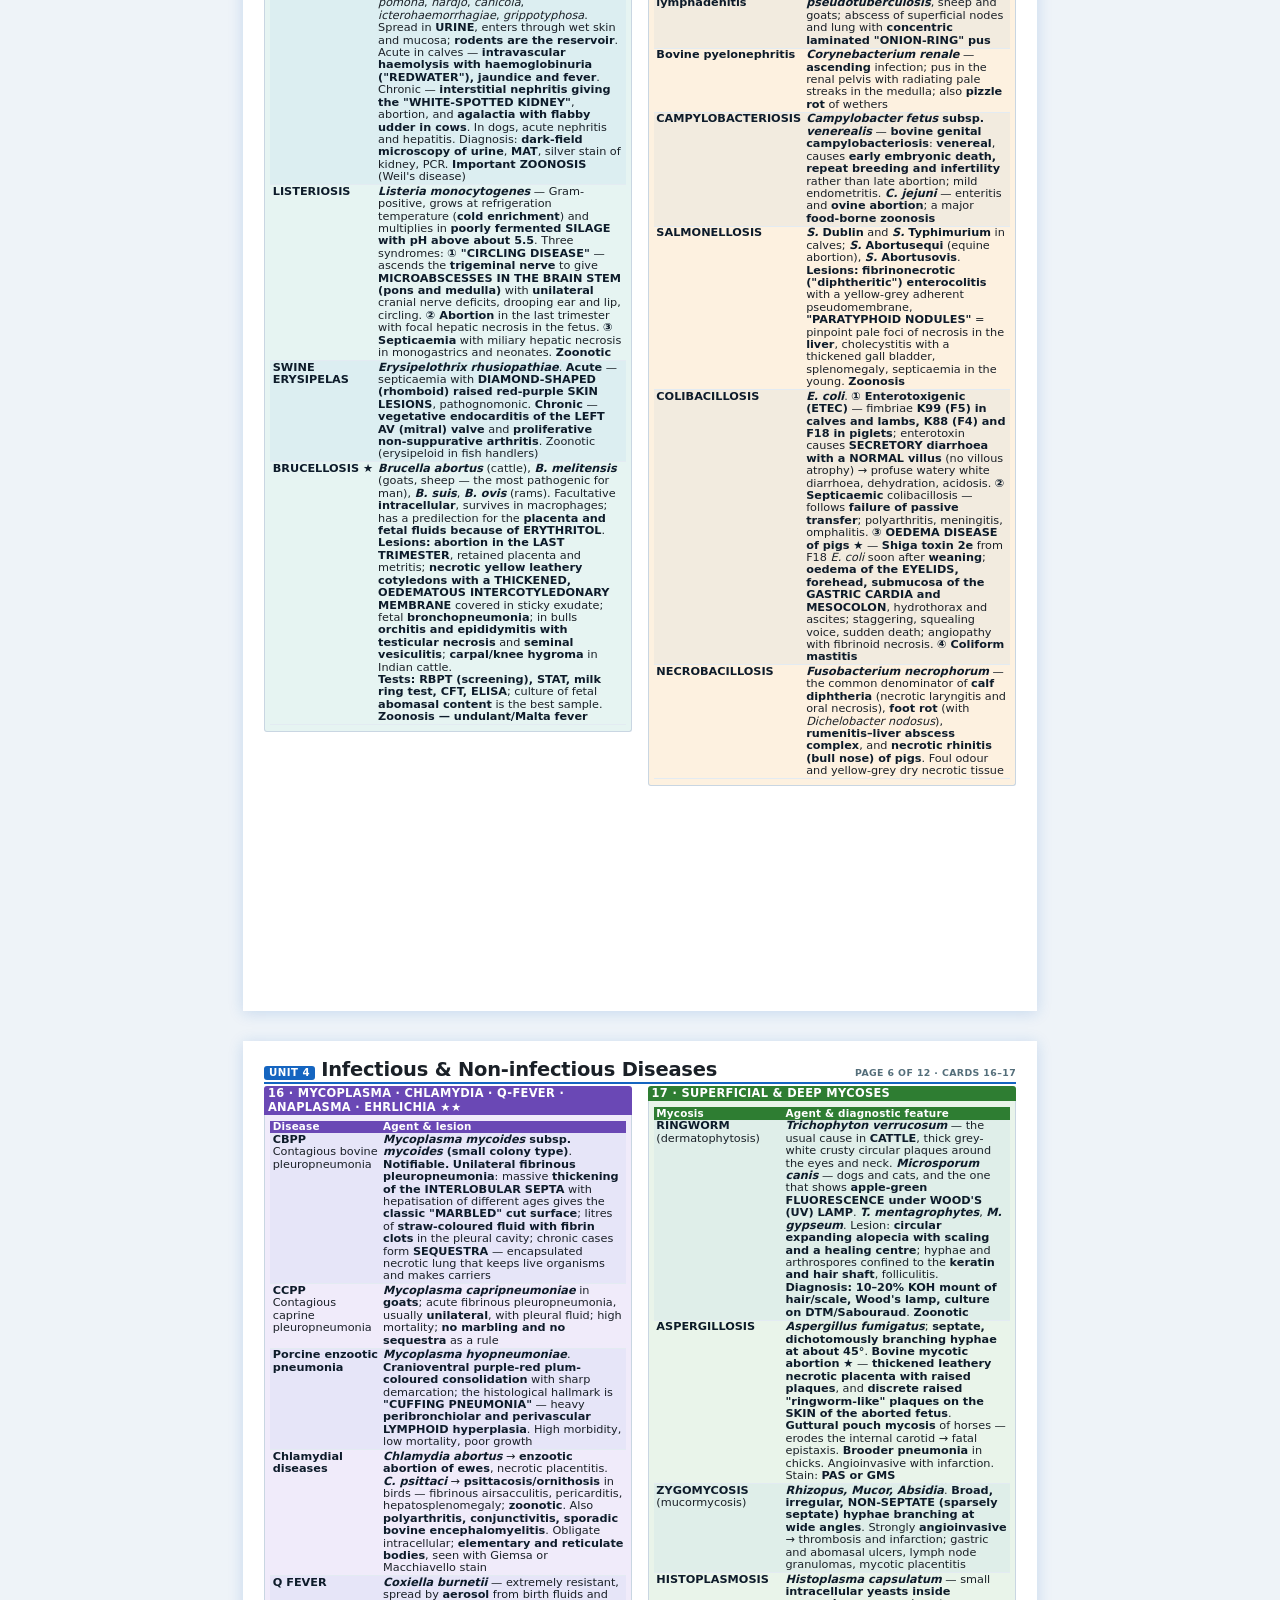
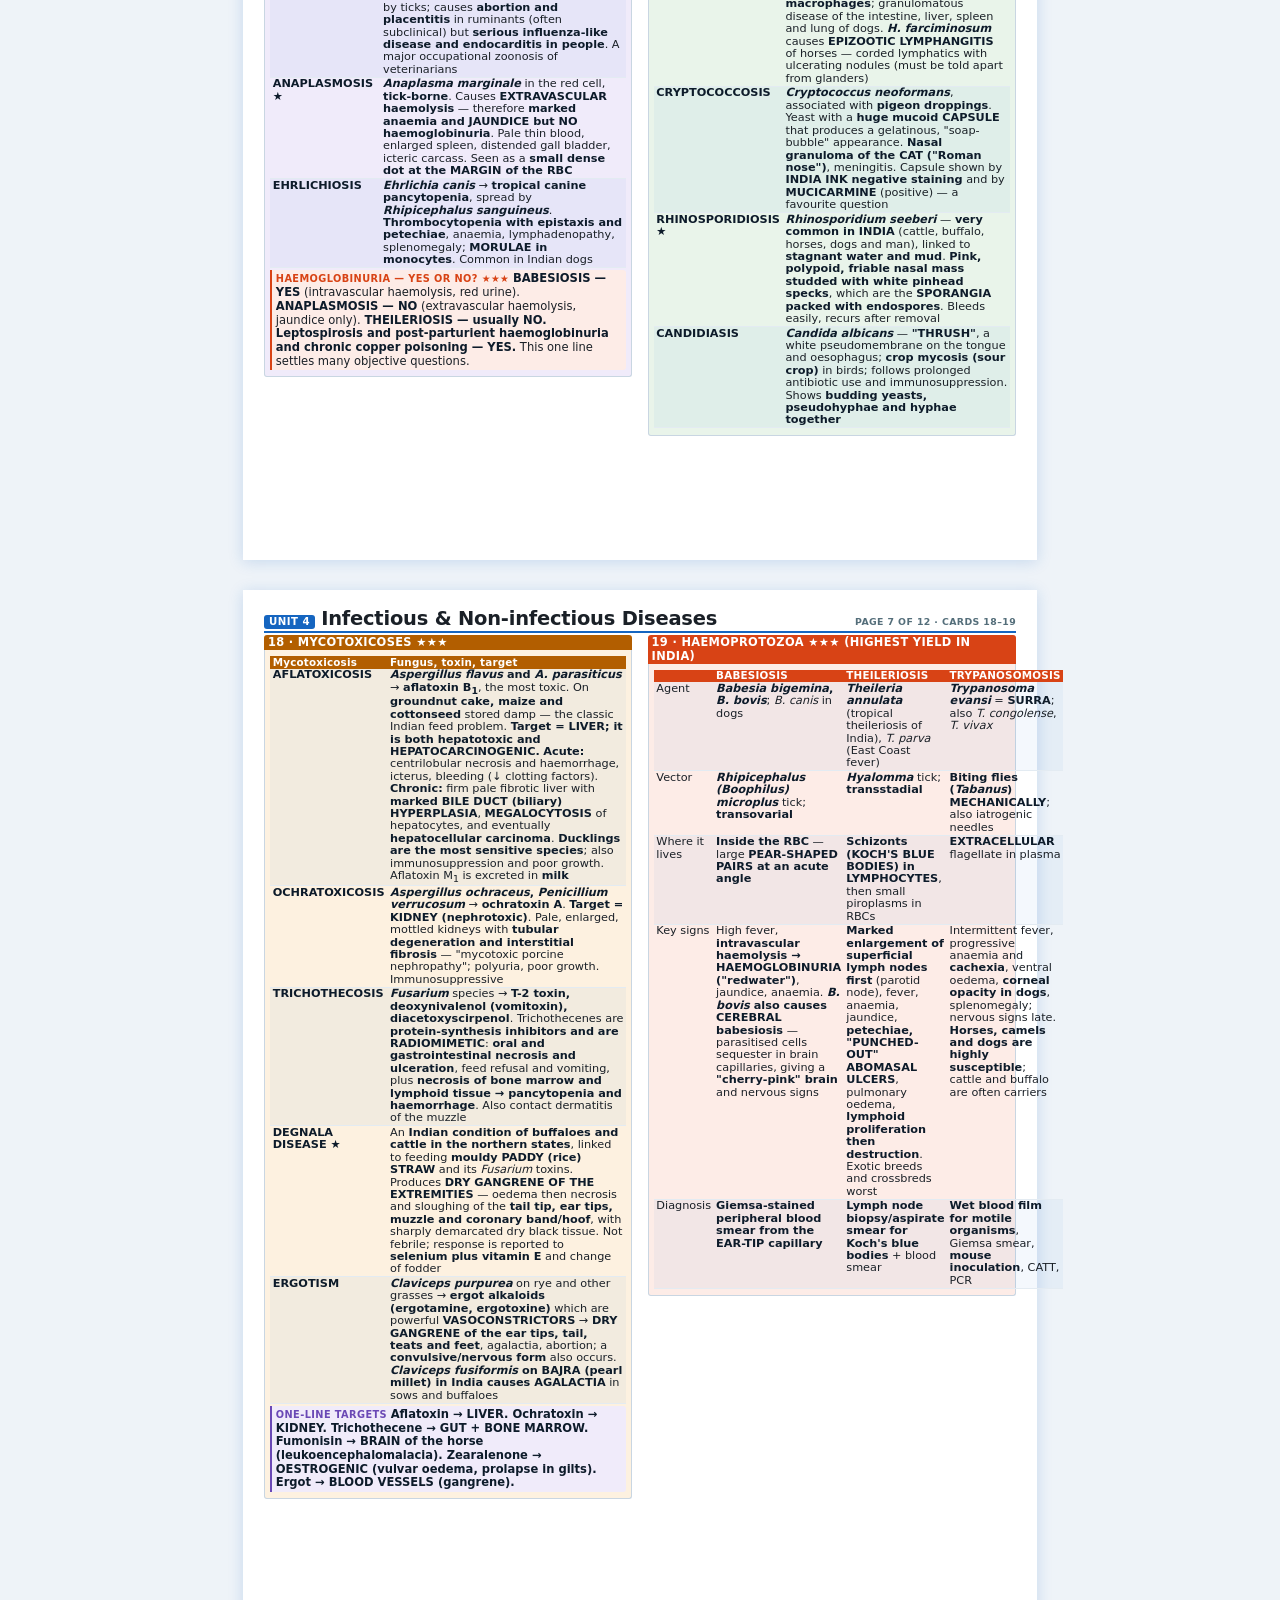
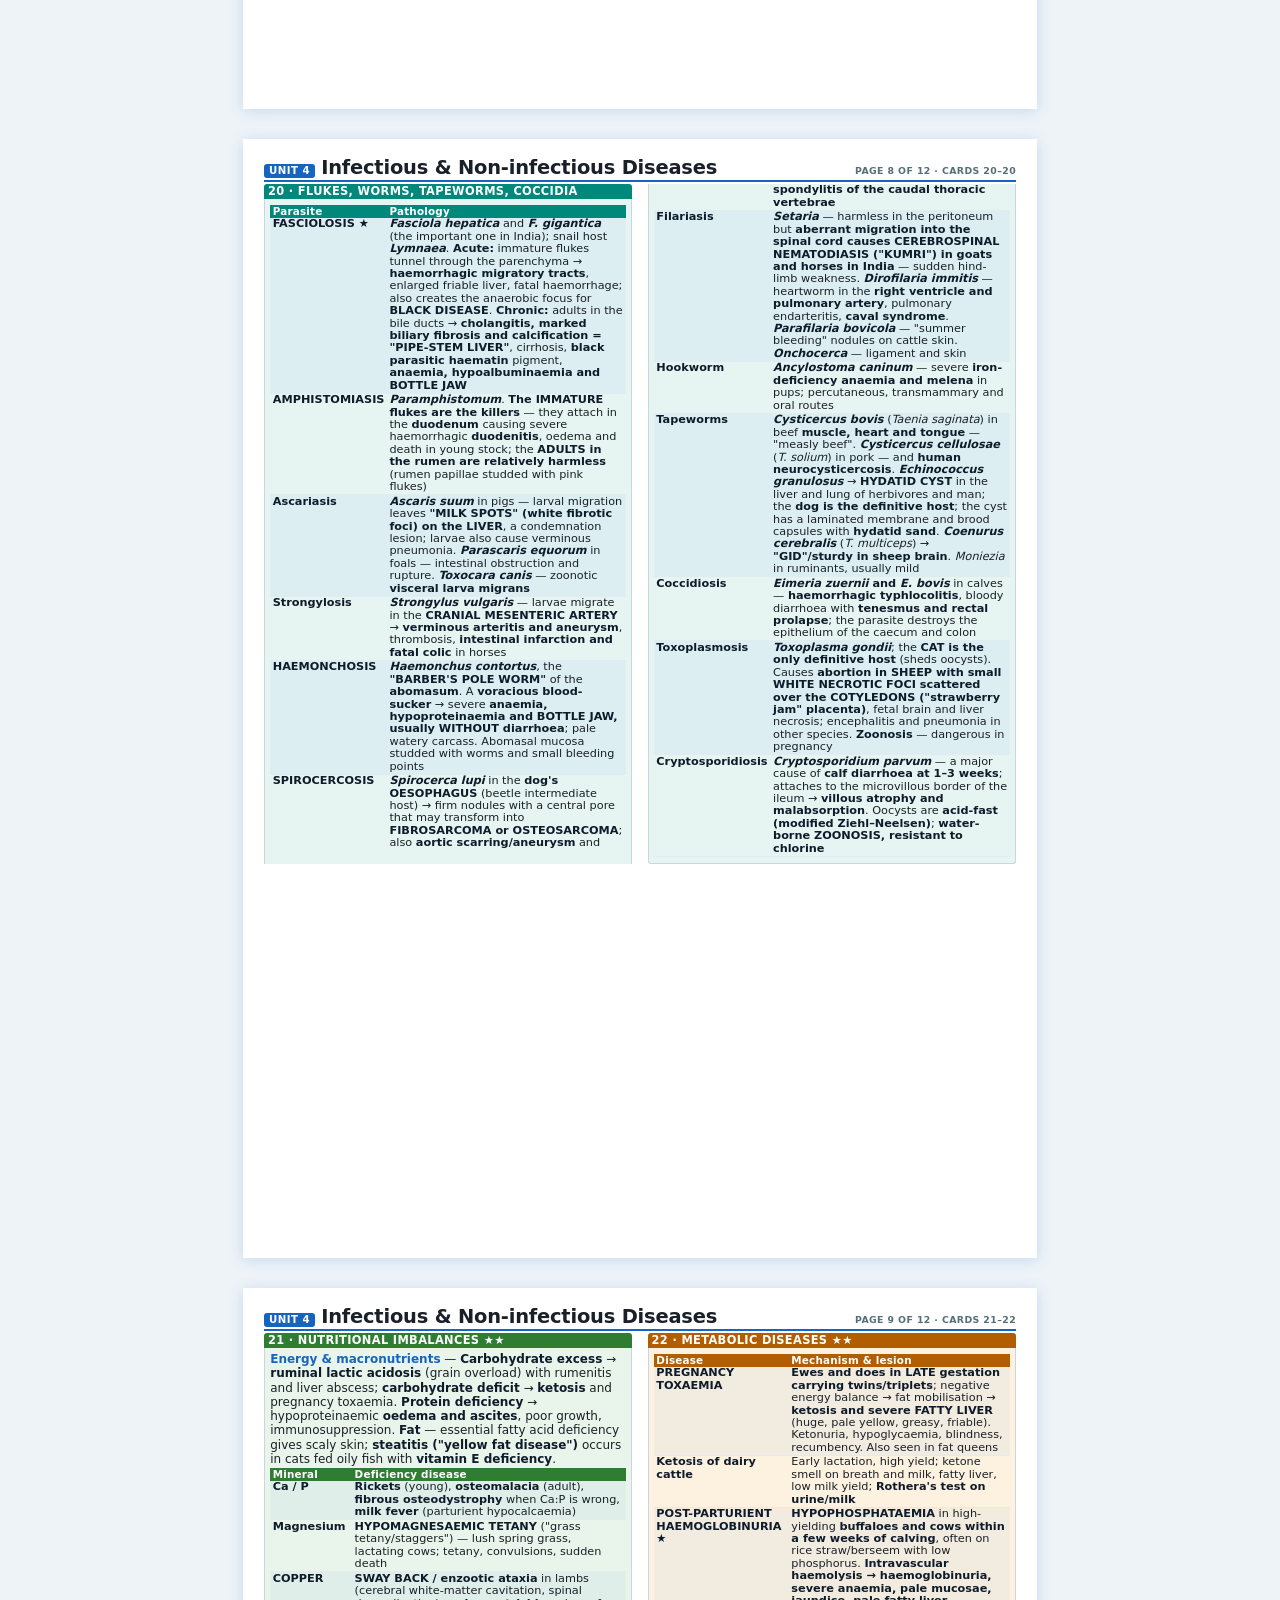
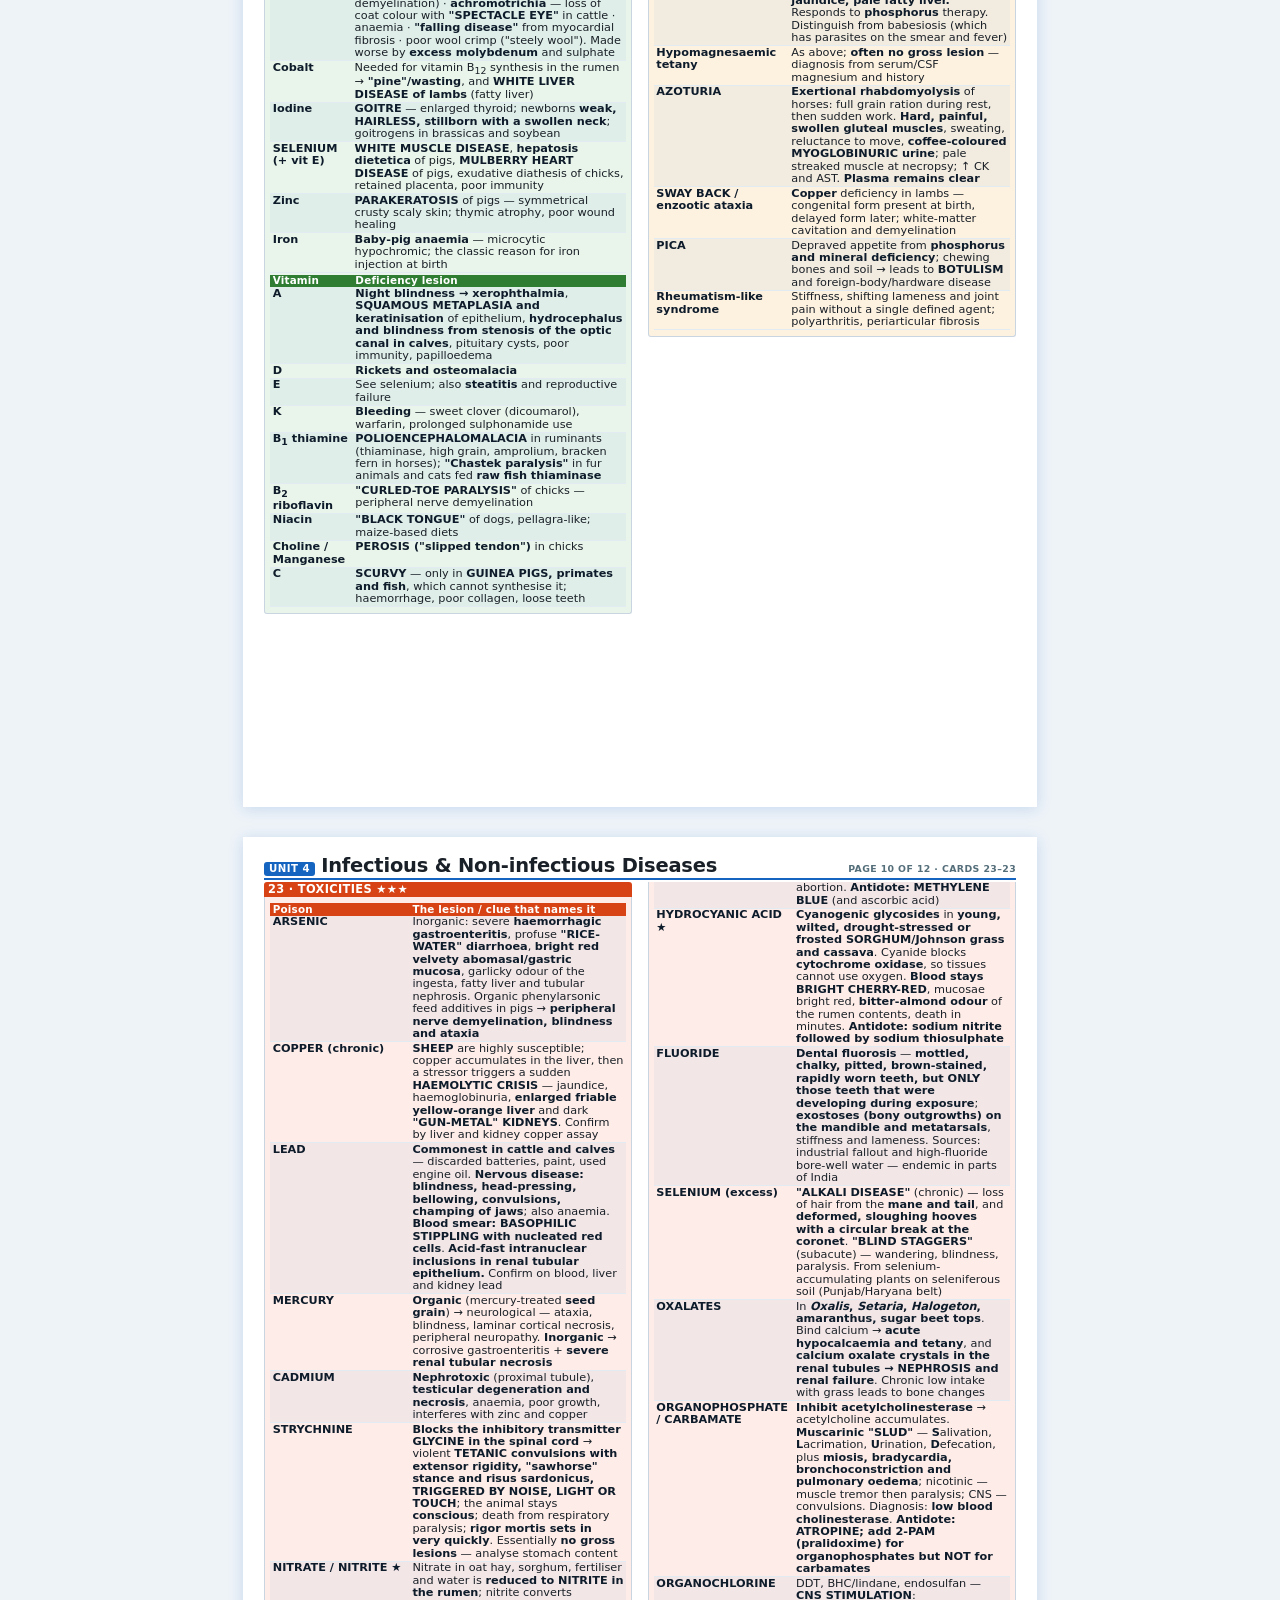
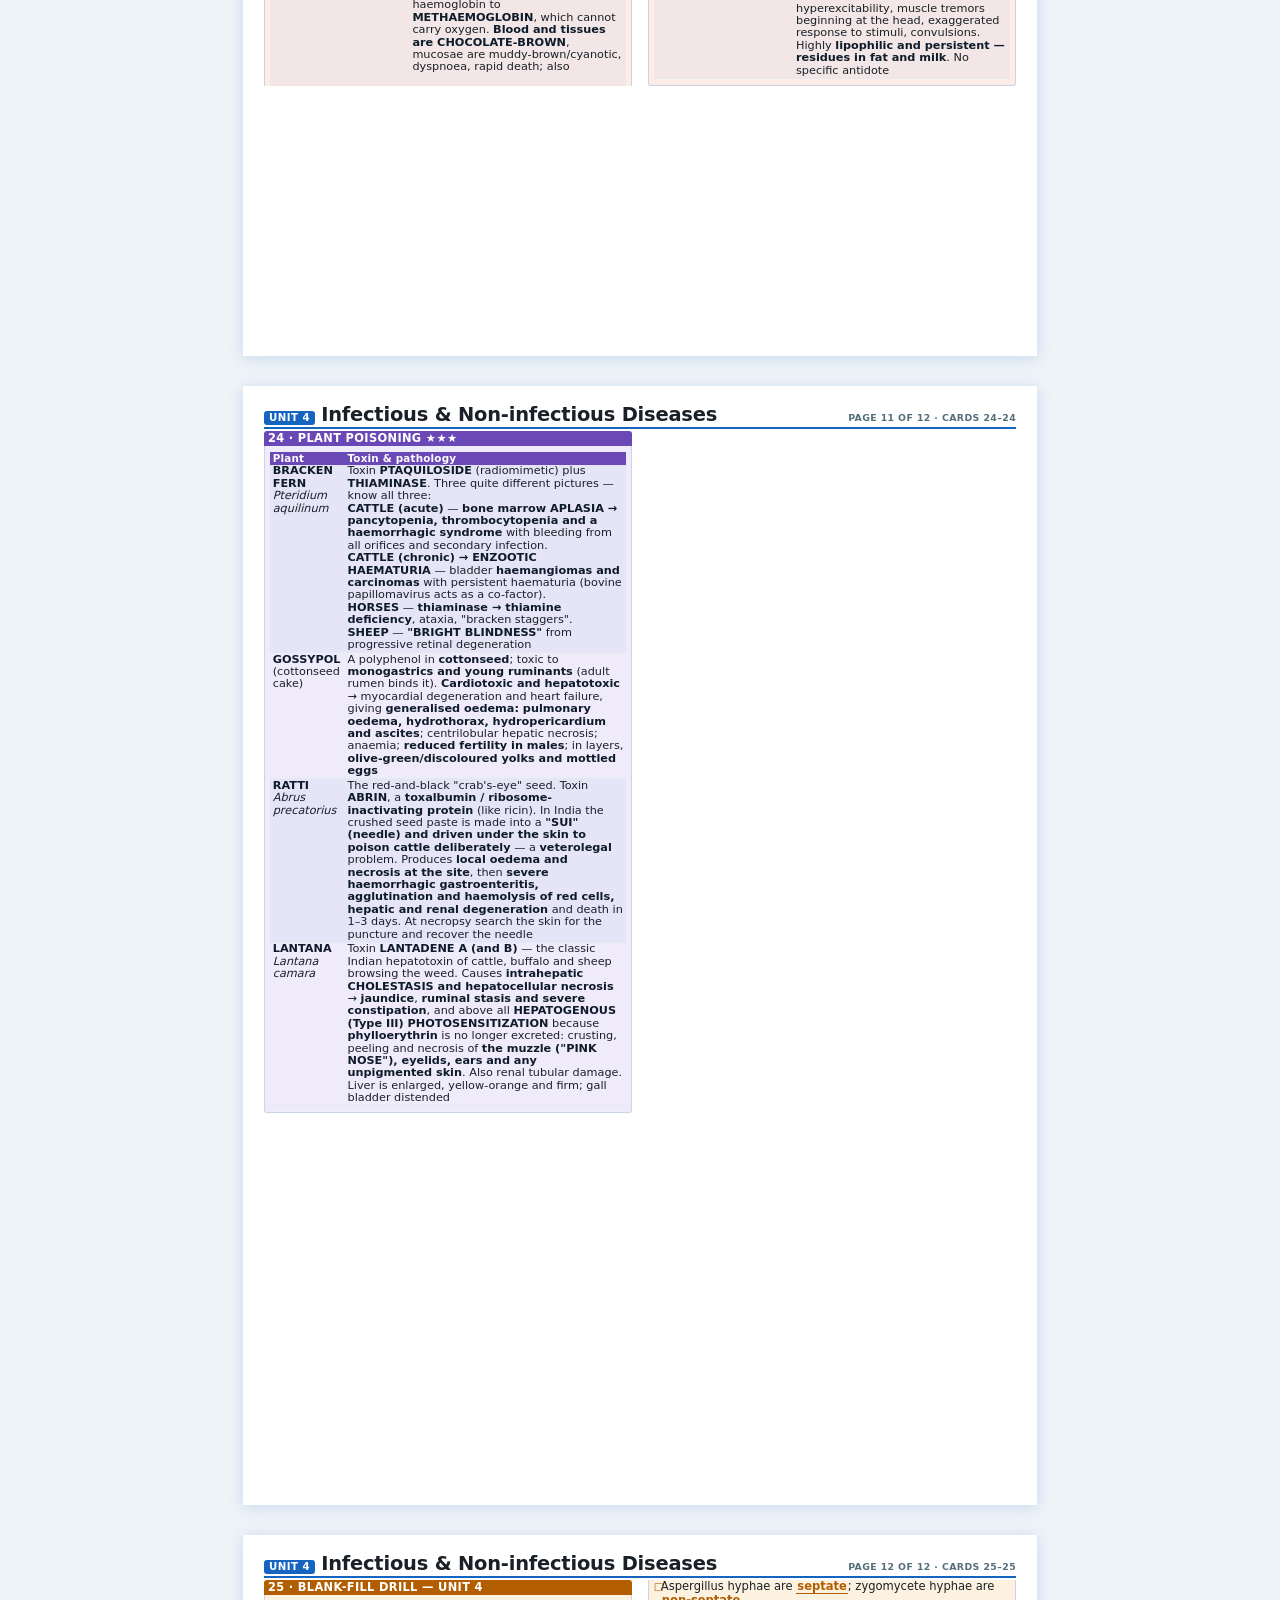
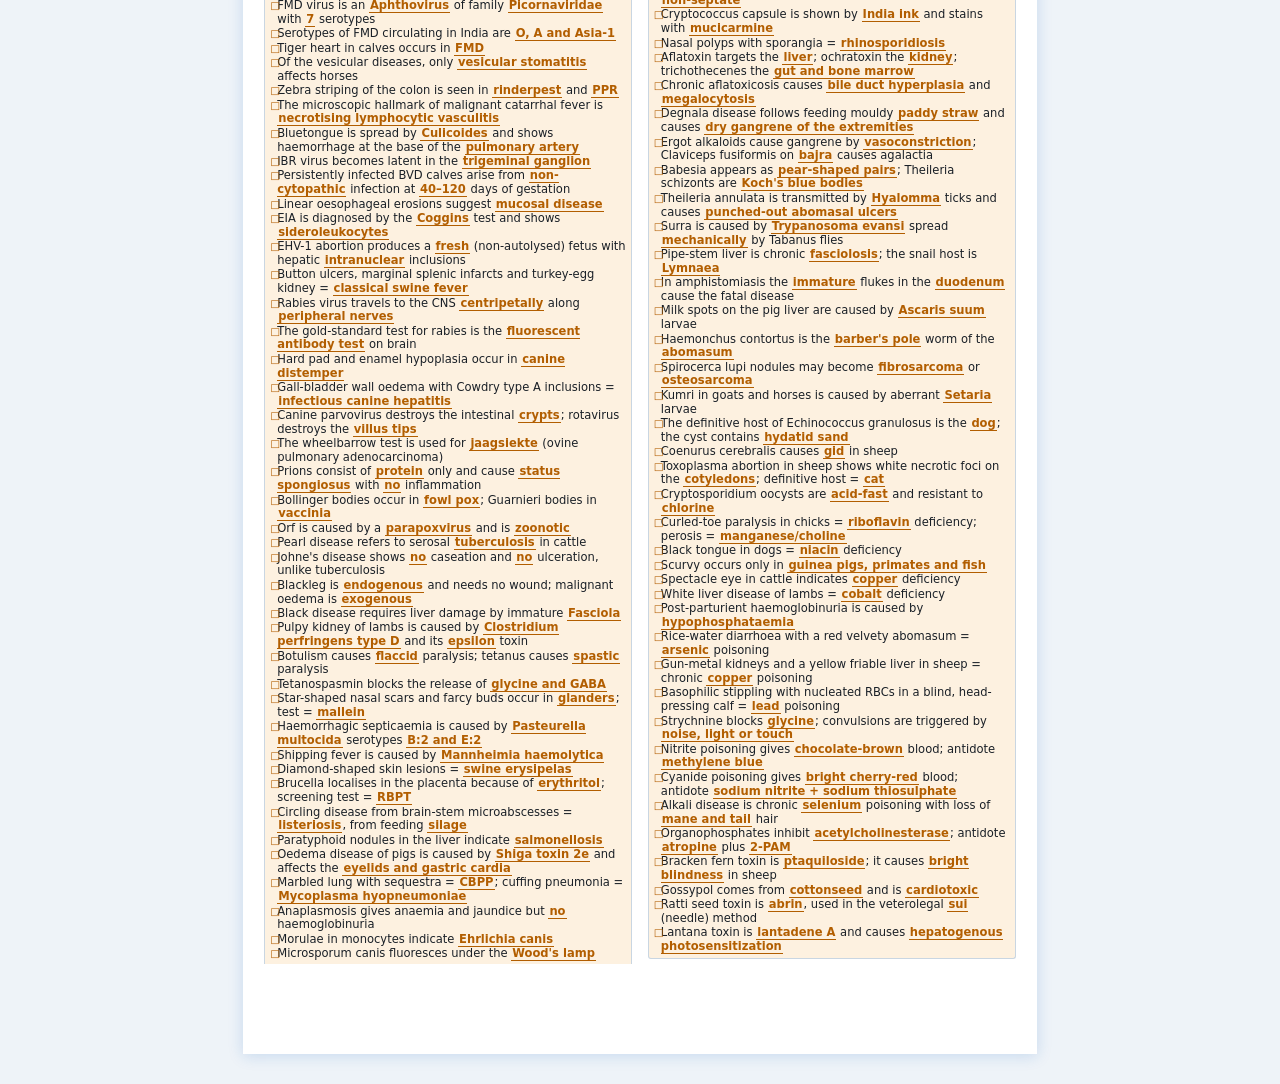
<file: revision/unit-4.html>
<!DOCTYPE html>
<html lang="en">
<head>
<meta charset="utf-8">
<meta name="viewport" content="width=device-width,initial-scale=1">
<title>Unit 4 — Infectious &amp; Non-infectious Diseases · Rapid Revision</title>
<link rel="stylesheet" href="assets/revision.css?v=7">
</head>
<body>

<div class="bar">
  <span class="t">UNIT 4 · Infectious &amp; Non-infectious Diseases</span>
  <a href="index.html">← All units</a>
  <button onclick="window.print()">Print / Save PDF</button>
  <span class="sp">12 pages · Paper II · A4, Margins: None, Background graphics ON</span>
</div>

<!-- ================== PAGE 1 ================== -->
<section class="page">
  <div class="masthead">
    <span class="u">UNIT 4</span><h1>Infectious &amp; Non-infectious Diseases</h1>
    <span class="pg">PAGE 1 OF 12 &middot; CARDS 1&ndash;4</span>
  </div>
  <div class="cols">

    <div class="box t1">
      <h2>1 · INCLUSION BODIES — the master table ★★★</h2>
      <div class="body">
        <table>
          <tr><th>Named body</th><th>Site</th><th>Disease</th></tr>
          <tr><td><b>Negri body</b></td><td><b>Intra-CYTOPLASMIC</b></td><td><b>RABIES</b> — hippocampal pyramidal cells &amp; cerebellar Purkinje cells</td></tr>
          <tr><td><b>Cowdry type A</b></td><td><b>Intra-NUCLEAR</b></td><td><b>Herpesviruses</b> (IBR, EHV-1) and <b>adenovirus (ICH)</b></td></tr>
          <tr><td><b>Bollinger body</b></td><td>Intra-cytoplasmic</td><td><b>FOWL POX</b> (contains Borrel bodies = elementary bodies)</td></tr>
          <tr><td><b>Guarnieri body</b></td><td>Intra-cytoplasmic</td><td>Vaccinia / cowpox / buffalopox</td></tr>
          <tr><td><b>Borrel body</b></td><td>Intra-cytoplasmic</td><td>Elementary bodies of pox viruses</td></tr>
          <tr><td><b>CDV inclusions</b></td><td><b>BOTH nuclear AND cytoplasmic</b></td><td><b>Canine distemper</b> — epithelium, astrocytes, neurons, bladder</td></tr>
          <tr><td><b>Marek's</b> — no inclusion</td><td>—</td><td>Lymphoproliferative, not inclusion-forming</td></tr>
        </table>
        <div class="mem"><span class="lbl">Rule of thumb</span> <b>DNA viruses replicate in the nucleus → INTRANUCLEAR</b> inclusions (herpes, adeno, parvo). <b>Exception: POXVIRUS is a DNA virus that replicates in the CYTOPLASM → intracytoplasmic.</b> <b>RNA viruses → intracytoplasmic</b> (rabies, distemper) — but paramyxoviruses (CDV, rinderpest) can give <b>both</b>.</div>
      </div>
    </div>

    <div class="box t5">
      <h2>2 · FOOT AND MOUTH DISEASE ★★★</h2>
      <div class="body">
        <ul class="sm">
          <li><b>Aphthovirus</b>, family <b>Picornaviridae</b>; ssRNA. <b>7 serotypes — O, A, C, SAT-1, SAT-2, SAT-3, Asia-1</b>. In India the circulating types are <b>O, A and Asia-1</b>. <b>No cross-protection between serotypes</b> — this is why vaccination fails when the type changes</li>
          <li>Cloven-footed animals. <b>Very high morbidity (up to 100%), low mortality in adults</b> — but <b>high mortality in young</b> stock</li>
          <li><b>Gross:</b> <b>vesicles (aphthae)</b> → ruptured, leaving red raw erosions, on the <b>tongue, dental pad, gums, muzzle, interdigital space, coronary band and teats</b>; profuse ropy salivation, lip-smacking, lameness</li>
          <li><b>"TIGER HEART" ★</b> in calves — pale yellow-grey streaks of myocardial degeneration and necrosis alternating with red muscle; this is what kills the young</li>
          <li><b>Micro:</b> <b>intra-epithelial vesicle</b> from <b>hydropic and ballooning degeneration of the stratum spinosum</b></li>
          <li><b>NOTIFIABLE</b>. Sample: <b>vesicular fluid and epithelial flap in 50% glycerol-phosphate buffer, pH 7.2–7.6</b>, sent chilled</li>
        </ul>
        <div class="trap"><span class="lbl">The 4 vesicular diseases look IDENTICAL ★★</span>
          <b>FMD</b> — cattle, sheep, goat, pig; <b>NOT horses</b>. <b>Vesicular stomatitis</b> — the only one that <b>DOES affect HORSES</b> (and is zoonotic). <b>Vesicular exanthema</b> and <b>swine vesicular disease</b> — <b>pigs only</b>. They can be separated only in the laboratory. <b>The horse is the field clue.</b></div>
      </div>
    </div>

    <div class="box t5">
      <h2>3 · Rinderpest · PPR · MCF</h2>
      <div class="body">
        <table class="tc">
          <tr><th>Disease</th><th>Agent</th><th>Signature lesion</th></tr>
          <tr><td><b>RINDERPEST</b><br>(cattle plague)</td><td><b>Morbillivirus</b>, Paramyxoviridae</td><td><b>"ZEBRA STRIPING"</b> — linear congestion and haemorrhage on the longitudinal folds of the <b>colon and rectum</b>. Necrotic erosive stomatitis, "shooting" diarrhoea, <b>Peyer's patch necrosis</b>, syncytial giant cells with <b>both nuclear and cytoplasmic inclusions</b>. <b>Globally eradicated (declared 2011); India declared free in 2006</b></td></tr>
          <tr><td><b>PPR</b><br>(goat plague)</td><td><b>Morbillivirus</b></td><td><b>Stomatitis–pneumoenteritis</b> of <b>goats more than sheep</b>. Erosive stomatitis, mucopurulent oculo-nasal discharge, <b>zebra striping of colon</b>, <b>bronchointerstitial pneumonia</b>. Looks like rinderpest but in small ruminants</td></tr>
          <tr><td><b>MALIGNANT CATARRHAL FEVER</b></td><td><b>Ovine herpesvirus-2</b> (sheep-associated, the Indian form) or <b>alcelaphine herpesvirus-1</b> (wildebeest-associated)</td><td><b>BILATERAL CORNEAL OPACITY spreading from the LIMBUS INWARD</b> — the classic "head and eye" form. Generalised <b>lymphadenopathy</b>, erosive stomatitis and rhinitis. <b>THE microscopic key: widespread lymphocytic NECROTISING VASCULITIS/ARTERITIS in every organ.</b> Sporadic, <b>almost always fatal</b>, cattle are dead-end hosts</td></tr>
        </table>
      </div>
    </div>

    <div class="box t4">
      <h2>4 · Bluetongue · IBR · BVD-MD</h2>
      <div class="body">
        <table class="ta">
          <tr><th>Disease</th><th>Agent &amp; key facts</th></tr>
          <tr><td><b>BLUETONGUE</b></td><td><b>Orbivirus, Reoviridae</b>; transmitted by <b><i>Culicoides</i></b> midges, therefore <b>seasonal (rainy season) and non-contagious</b>. <b>SHEEP</b> are worst affected. Facial and submandibular <b>oedema</b>, <b>cyanotic swollen protruding tongue</b>, erosions of the buccal mucosa, <b>coronitis with a red-purple band at the coronary band</b> and later hoof separation, torticollis. <b>★ Haemorrhage at the BASE OF THE PULMONARY ARTERY is the characteristic post-mortem finding.</b> Skeletal muscle necrosis</td></tr>
          <tr><td><b>IBR / IPV</b></td><td><b>Bovine herpesvirus-1</b>. <b>Respiratory form ("red nose")</b> — necrotic grey-white plaques on the nasal mucosa, laryngotracheitis with a fibrinonecrotic cast. <b>Genital form</b> — infectious pustular vulvovaginitis / balanoposthitis. <b>Abortion</b> — usually in the last trimester, <b>autolysed fetus with pinpoint necrotic foci in the liver</b>. Also conjunctivitis and calf encephalitis. <b>Cowdry type A intranuclear inclusions</b> early. Establishes <b>LATENCY in the trigeminal ganglion</b> and recrudesces with stress</td></tr>
          <tr><td><b>BVD / MUCOSAL DISEASE ★</b></td><td><b>Pestivirus, Flaviviridae</b>. Two biotypes: <b>non-cytopathic (ncp)</b> and <b>cytopathic (cp)</b>.<br><b>The PI story — learn this:</b> infection of the dam with the <b>ncp</b> biotype at about <b>40–120 days of gestation</b>, before the fetal immune system matures, produces a calf that is <b>IMMUNOTOLERANT and PERSISTENTLY INFECTED (PI)</b>. That PI animal sheds virus for life and develops <b>fatal MUCOSAL DISEASE if it is later superinfected by the CYTOPATHIC biotype</b>.<br><b>Lesions:</b> <b>linear erosions/ulcers of the oesophagus</b> (highly suggestive), erosions from mouth to colon, <b>Peyer's patch necrosis</b>, interdigital erosions, lymphoid depletion. Infection at about <b>100–170 days</b> instead causes <b>CEREBELLAR HYPOPLASIA</b> and ocular defects</td></tr>
        </table>
      </div>
    </div>

  </div>
</section>

<!-- ================== PAGE 2 ================== -->
<section class="page">
  <div class="masthead">
    <span class="u">UNIT 4</span><h1>Infectious &amp; Non-infectious Diseases</h1>
    <span class="pg">PAGE 2 OF 12 &middot; CARDS 5&ndash;7</span>
  </div>
  <div class="cols">

    <div class="box t3">
      <h2>5 · EQUINE viral diseases</h2>
      <div class="body">
        <table class="tp">
          <tr><th>Disease</th><th>Agent &amp; lesion</th></tr>
          <tr><td><b>Equine infectious anaemia</b> ("swamp fever")</td><td><b>Lentivirus, Retroviridae</b>; biting flies and contaminated needles. <b>Recurrent fever, progressive anaemia, ventral oedema, emaciation; LIFELONG CARRIER.</b> Pathogenesis is <b>immune-mediated</b>: repeated antigenic drift → immune complexes → <b>Type III glomerulonephritis</b> and Coombs-positive haemolysis. Micro: <b>SIDEROLEUKOCYTES</b> (haemosiderin-laden macrophages) in liver, spleen and bone marrow; lymphoid proliferation around vessels. <b>Diagnosis: Coggins test (AGID)</b> and cELISA</td></tr>
          <tr><td><b>Equine influenza</b></td><td><b>Influenza A</b>, subtypes <b>H7N7 and H3N8</b>. Sudden <b>dry, harsh, hacking cough</b>, high fever, rapid spread; damage to the tracheal cilia predisposes to secondary bacterial pneumonia</td></tr>
          <tr><td><b>Equine viral arteritis</b></td><td><b>Arterivirus</b>. Panvascular disease — <b>necrotising arteritis of small muscular arteries</b> → oedema of limbs, ventral abdomen and periorbital tissue ("pink eye"), <b>abortion</b> at any stage. <b>Stallions become long-term carriers and shed in semen</b></td></tr>
          <tr><td><b>Equine rhinopneumonitis</b></td><td><b>EHV-1 and EHV-4</b>. <b>EHV-4</b> → mainly upper respiratory disease in foals. <b>EHV-1</b> → <b>abortion storms in the last trimester</b>; the aborted fetus is <b>FRESH (not autolysed)</b>, icteric, with pleural fluid and <b>pinpoint white necrotic foci in the liver with Cowdry type A intranuclear inclusions</b>; also <b>myeloencephalopathy</b> from vasculitis and thrombosis</td></tr>
          <tr><td><b>Equine encephalomyelitis</b></td><td><b>Alphavirus (Togaviridae)</b> — <b>EEE, WEE, VEE</b>; mosquito-borne, birds are the reservoir, <b>zoonotic</b>. <b>Non-suppurative polioencephalomyelitis</b> — neuronal necrosis, neuronophagia, perivascular cuffing, gliosis, chiefly in <b>grey matter</b></td></tr>
        </table>
      </div>
    </div>

    <div class="box t5">
      <h2>6 · SWINE viral diseases</h2>
      <div class="body">
        <div class="trap"><span class="lbl">CLASSICAL SWINE FEVER — the four-lesion set ★★★</span>
          <b>Pestivirus</b> (same genus as BVD). Highly contagious, high mortality.<br>
          <b>① "BUTTON ULCERS" (botryomycotic buttons)</b> — raised, laminated, concentric necrotic ulcers of the <b>caecum, colon and ileocaecal valve</b><br>
          <b>② MARGINAL SPLENIC INFARCTS</b> — dark wedge-shaped infarcts on the splenic border (near pathognomonic)<br>
          <b>③ "TURKEY-EGG KIDNEY"</b> — petechiae scattered over a pale renal cortex; petechiae also in bladder, larynx and skin<br>
          <b>④ HAEMORRHAGIC ("MARBLED") LYMPH NODES</b> — haemorrhage at the periphery of the node<br>
          Plus <b>non-suppurative encephalitis with perivascular cuffing</b>. Congenital infection → <b>cerebellar hypoplasia and congenital tremor</b></div>
        <b>Swine influenza</b> — Influenza A, usually <b>H1N1</b>; explosive outbreak, high morbidity, low mortality; <b>cranioventral purple-red consolidation</b>, necrotising bronchiolitis; <b>zoonotic potential</b>.
      </div>
    </div>

    <div class="box t2">
      <h2>7 · CANINE &amp; FELINE viral diseases ★★</h2>
      <div class="body">
        <table class="tt">
          <tr><th>Disease</th><th>Agent &amp; key lesion</th></tr>
          <tr><td><b>RABIES</b></td><td><b>Lyssavirus, Rhabdoviridae</b>, <b>bullet-shaped</b>. Virus in <b>saliva</b> → <b>centripetal</b> spread along <b>peripheral nerves</b> to the CNS, then <b>centrifugal</b> spread to the <b>salivary glands</b> (that is why the bite is infective). Forms: <b>furious</b>, <b>dumb/paralytic</b>. <b>Gross lesions are minimal or absent</b> — foreign bodies in a dog's stomach are suggestive. <b>Micro: non-suppurative polioencephalitis + NEGRI BODIES</b> (intracytoplasmic, in <b>hippocampal pyramidal neurons</b> of carnivores and <b>cerebellar Purkinje cells</b> of herbivores); <b>Babes' nodules</b> = glial nodules.<br><b>Diagnosis: FAT on brain impression smear is the GOLD STANDARD</b>; also <b>Seller's stain</b> for Negri bodies, mouse inoculation, RT-PCR. Zoonosis — 100% fatal once signs appear</td></tr>
          <tr><td><b>CANINE DISTEMPER</b></td><td><b>Morbillivirus</b>. Pantropic — respiratory, GI, skin, CNS. <b>Biphasic fever</b>, oculo-nasal discharge, <b>bronchointerstitial pneumonia</b>, <b>"HARD PAD" (nasodigital hyperkeratosis)</b>, <b>enamel hypoplasia ("distemper teeth")</b> if infected before teeth erupt, <b>demyelinating leukoencephalitis</b>, "chewing-gum" fits. <b>Inclusions are BOTH intranuclear and intracytoplasmic</b>, best seen in <b>bladder, gastric and bronchial epithelium and astrocytes</b>. Marked <b>lymphoid depletion → secondary infection</b></td></tr>
          <tr><td><b>INFECTIOUS CANINE HEPATITIS</b></td><td><b>Canine adenovirus-1</b>. <b>Centrilobular hepatic necrosis</b> with <b>Cowdry type A intranuclear inclusions</b> in hepatocytes and <b>endothelium</b>; <b>OEDEMA OF THE GALL-BLADDER WALL is characteristic</b>; fibrin strands on the liver capsule; petechiae; <b>"BLUE EYE"</b> = corneal oedema and anterior uveitis, a <b>Type III immune-complex</b> reaction during recovery or after live vaccine</td></tr>
          <tr><td><b>CANINE PARVOVIRUS (CPV-2)</b></td><td>Attacks <b>rapidly dividing cells</b>. <b>Intestinal CRYPT NECROSIS</b> (not the villus tip) → villus collapse, <b>haemorrhagic enteritis</b> with foul bloody diarrhoea and vomiting; <b>lymphoid depletion and marked leucopenia</b>; <b>myocarditis</b> in pups infected under about 8 weeks. Intranuclear inclusions</td></tr>
          <tr><td><b>FELINE PANLEUKOPENIA</b></td><td>Feline parvovirus. <b>Severe panleukopenia</b>, crypt necrosis and enteritis, and <b>CEREBELLAR HYPOPLASIA</b> in kittens infected in utero or just after birth</td></tr>
        </table>
      </div>
    </div>

  </div>
</section>

<!-- ================== PAGE 3 ================== -->
<section class="page">
  <div class="masthead">
    <span class="u">UNIT 4</span><h1>Infectious &amp; Non-infectious Diseases</h1>
    <span class="pg">PAGE 3 OF 12 &middot; CARDS 8&ndash;10</span>
  </div>
  <div class="cols">

    <div class="box t6">
      <h2>8 · Ovine retroviral lung disease · Rota &amp; Corona · PRIONS</h2>
      <div class="body">
        <table class="tg">
          <tr><th>Disease</th><th>Key point</th></tr>
          <tr><td><b>MAEDI (–visna)</b></td><td><b>Ovine lentivirus</b>. <b>Maedi</b> = chronic <b>progressive INTERSTITIAL pneumonia</b> — lungs heavy, grey-blue, <b>rubbery, DO NOT COLLAPSE</b>, with rib impressions and lymphoid follicle formation. <b>Visna</b> = <b>demyelinating meningoencephalitis</b>. Long incubation, <b>no fever, no cure</b></td></tr>
          <tr><td><b>JAAGSIEKTE ★</b></td><td><b>Ovine pulmonary adenocarcinoma</b>, a <b>betaretrovirus</b> — a genuinely <b>CONTAGIOUS LUNG TUMOUR</b>. Firm grey-white nodules, later confluent; abundant fluid. <b>"WHEELBARROW TEST"</b> — lifting the hindquarters makes <b>copious frothy fluid pour from the nostrils</b></td></tr>
          <tr><td><b>Rotavirus</b></td><td>Neonatal diarrhoea. Infects <b>MATURE enterocytes at the VILLUS TIP</b> → <b>villous atrophy and blunting</b> → <b>malabsorptive, osmotic diarrhoea</b>. Crypts are spared, so recovery is possible</td></tr>
          <tr><td><b>Coronavirus</b></td><td><b>TGE of pigs</b> — very severe villous atrophy, near-100% mortality under 2 weeks. <b>Bovine coronavirus</b> — calf diarrhoea and <b>winter dysentery</b> in adults. Also feline coronavirus → <b>FIP</b> with pyogranulomatous vasculitis</td></tr>
          <tr><td><b>PRION DISEASES ★</b></td><td>The agent is <b>PrP<sup>Sc</sup> — an abnormally folded PROTEIN with NO nucleic acid</b>. Therefore: <b>no inflammation, no immune response, no antibody, no fever</b>, and extreme resistance to <b>formalin, heat, UV and ordinary disinfectants</b>. Very long incubation, invariably fatal.<br><b>Common lesion: STATUS SPONGIOSUS</b> — vacuolation of neurons and neuropil in the grey matter, gliosis, neuronal loss, <b>amyloid plaques</b>.<br><b>SCRAPIE</b> (sheep, goats) — intense <b>pruritus</b>, wool loss, ataxia. <b>BSE</b> (cattle, "mad cow") — spread by feeding <b>meat-and-bone meal</b>; apprehension, hyperaesthesia, ataxia; linked to variant CJD in people. <b>FSE</b> in cats; <b>chronic wasting disease</b> in deer.<br><b>Diagnosis: histopathology of the brain stem (obex) + IMMUNOHISTOCHEMISTRY or Western blot for PrP</b></td></tr>
        </table>
      </div>
    </div>

    <div class="box t4">
      <h2>9 · POX VIRUS DISEASES</h2>
      <div class="body">
        <div class="chain amb"><span class="s"><b>Macule</b></span><span class="a2">→</span><span class="s"><b>Papule</b></span><span class="a2">→</span>
          <span class="s"><b>Vesicle</b></span><span class="a2">→</span><span class="s"><b>Pustule</b></span><span class="a2">→</span><span class="s"><b>Crust / scab</b></span><span class="a2">→</span><span class="s"><b>Scar</b></span></div>
        <ul class="sm">
          <li><b>Poxviruses are large DNA viruses that replicate in the CYTOPLASM</b>, hence <b>intracytoplasmic inclusions</b>; micro shows <b>ballooning degeneration</b> of keratinocytes and epidermal hyperplasia</li>
          <li><b>SHEEP POX</b> — the <b>most severe</b> pox of domestic animals (Capripoxvirus); generalised skin nodules, and <b>hard grey nodules in the LUNG</b> are characteristic; "sheep-pox cells" with vacuolated nuclei</li>
          <li><b>GOAT POX</b> — similar, milder; <b>LUMPY SKIN DISEASE</b> (capripox, cattle) — multiple firm intradermal nodules over the whole body, "sit-fast" cores, lymphadenopathy, oedema of the limbs</li>
          <li><b>Cowpox / BUFFALOPOX</b> — teat and udder lesions, <b>zoonotic</b>, important in Indian dairies (milkers' nodules)</li>
          <li><b>ORF (contagious ecthyma / contagious pustular dermatitis)</b> — a <b>PARAPOXVIRUS</b> of sheep and goats; <b>proliferative, scabby, wart-like lesions on the lips, commissures and muzzle</b> of lambs; <b>zoonotic</b>; interferes with suckling</li>
          <li><b>Swine pox</b> — usually spread by the <b>pig louse <i>Haematopinus suis</i></b>; <b>Fowl pox</b> — cutaneous (comb, wattle) and diphtheritic forms, <b>Bollinger bodies</b></li>
        </ul>
      </div>
    </div>

    <div class="box t5">
      <h2>10 · TUBERCULOSIS &amp; JOHNE'S DISEASE ★★★</h2>
      <div class="body">
        <table class="tc">
          <tr><th></th><th>Tuberculosis</th><th>Johne's disease</th></tr>
          <tr><td>Agent</td><td><b><i>M. bovis</i></b> (cattle), <i>M. tuberculosis</i>, <i>M. avium</i></td><td><b><i>M. avium</i> subsp. <i>paratuberculosis</i></b></td></tr>
          <tr><td>Reaction</td><td><b>Granuloma (tubercle) with CASEOUS necrosis</b> + epithelioid cells + <b>Langhans giant cells</b> + lymphocyte cuff + fibrous capsule; <b>calcification is prominent in cattle</b></td><td><b>DIFFUSE granulomatous enteritis — NO caseation, NO calcification, NO ulceration</b>; sheets of <b>epithelioid macrophages stuffed with acid-fast bacilli</b> in the lamina propria</td></tr>
          <tr><td>Gross</td><td><b>Miliary</b> nodules; <b>"PEARL DISEASE"</b> = grape-like nodules on pleura and peritoneum; <b>Ghon (primary) complex</b> = the primary lung lesion + its regional lymph node</td><td><b>Thickened, CORRUGATED / rugose ileum that will not flatten</b>, <b>"CORDING" of the subserosal lymphatics</b>, enlarged oedematous mesenteric lymph nodes</td></tr>
          <tr><td>Signs</td><td>Chronic wasting, cough</td><td><b>Chronic intractable diarrhoea with a normal appetite</b>, progressive emaciation, <b>bottle jaw</b>; adults, long incubation</td></tr>
          <tr><td>Stain / test</td><td><b>Ziehl–Neelsen ACID-FAST</b>; <b>tuberculin test = Type IV</b> delayed hypersensitivity</td><td>ZN acid-fast in clumps; <b>johnin test</b>, faecal culture, ELISA, PCR</td></tr>
        </table>
      </div>
    </div>

  </div>
</section>

<!-- ================== PAGE 4 ================== -->
<section class="page">
  <div class="masthead">
    <span class="u">UNIT 4</span><h1>Infectious &amp; Non-infectious Diseases</h1>
    <span class="pg">PAGE 4 OF 12 &middot; CARDS 11&ndash;13</span>
  </div>
  <div class="cols">

    <div class="box t5">
      <h2>11 · ANTHRAX &amp; the CLOSTRIDIA ★★★</h2>
      <div class="body">
        <div class="trap"><span class="lbl">ANTHRAX</span> <b><i>Bacillus anthracis</i></b> — Gram-positive, <b>capsulated, spore-forming</b> rod; spores survive in soil for decades. <b>Peracute death</b> in ruminants. <b>Dark tarry blood that fails to clot oozes from the nostrils, mouth, anus and vulva; rigor mortis is absent or incomplete; the SPLEEN is huge, soft and blackberry-jam-like.</b> Widespread haemorrhage and oedema.<br>
        <b>NEVER open the carcass.</b> Make a <b>peripheral blood smear</b> and stain with <b>polychrome methylene blue → McFADYEAN'S REACTION</b> (blue rods with a pink capsule). Dispose by <b>deep burial with quicklime or incineration</b>. Notifiable, zoonotic (malignant pustule, woolsorter's disease). In <b>pigs</b> it is usually a localised <b>pharyngeal/oedematous</b> form; in horses, colic and oedema.</div>
        <table class="tc">
          <tr><th>Clostridial disease</th><th>Organism &amp; the fact that identifies it</th></tr>
          <tr><td><b>BLACK QUARTER (blackleg)</b></td><td><b><i>Cl. chauvoei</i></b>. <b>ENDOGENOUS</b> — spores already in the muscle germinate after bruising, <b>no wound needed</b>. <b>Young, well-nourished cattle 6 months–2 years</b>. Heavy muscle becomes <b>dark red-black, dry, spongy, CREPITANT</b> with a <b>rancid-butter odour</b>; hot painful swelling that becomes cold and crackly. Prevented by vaccination before the rains</td></tr>
          <tr><td><b>Malignant oedema</b></td><td><b><i>Cl. septicum</i></b> — <b>EXOGENOUS, needs a WOUND</b>; more <b>oedematous, less gassy</b> than blackleg</td></tr>
          <tr><td><b>BLACK DISEASE</b><br>(infectious necrotic hepatitis)</td><td><b><i>Cl. novyi</i> type B</b> in sheep. <b>Requires liver damage by migrating immature <i>Fasciola</i></b> to create the anaerobic focus. <b>Large pale-yellow necrotic foci surrounded by a hyperaemic zone</b> in the liver; after death intense <b>subcutaneous venous congestion turns the skin dark</b> — hence the name</td></tr>
          <tr><td><b>ENTEROTOXAEMIA</b></td><td><b><i>Cl. perfringens</i></b> types. <b>Type D = "PULPY KIDNEY" of lambs</b> — <b>epsilon toxin</b> after a sudden change to rich feed; <b>GLYCOSURIA</b> is a useful antemortem clue; kidneys soften rapidly after death; <b>focal symmetrical encephalomalacia</b>. <b>Type B = lamb dysentery</b>; <b>Type C = "struck"</b> and necrotic enteritis</td></tr>
          <tr><td><b>BRAXY</b></td><td><b><i>Cl. septicum</i></b> — <b>ABOMASITIS</b> of sheep that eat <b>frosted/frozen grass</b>; haemorrhagic necrotic abomasal wall</td></tr>
          <tr><td><b>BOTULISM</b></td><td><b><i>Cl. botulinum</i></b> — an <b>INTOXICATION</b>: the <b>preformed toxin is EATEN</b>. Toxin <b>blocks acetylcholine release</b> at the neuromuscular junction → <b>FLACCID paralysis</b>, tongue paralysis, "limberneck" in birds. <b>Type D in cattle follows PHOSPHORUS deficiency → osteophagia</b> (chewing carcass bones)</td></tr>
          <tr><td><b>TETANUS</b></td><td><b><i>Cl. tetani</i></b> — enters through a <b>deep puncture wound</b>. <b>Tetanospasmin blocks the release of the inhibitory transmitters glycine and GABA</b> from the Renshaw cells → <b>SPASTIC paralysis</b>: lockjaw (trismus), <b>"sawhorse" stance</b>, erect ears, <b>protrusion of the third eyelid</b>, spasms triggered by noise or touch; <b>the animal remains conscious</b>. <b>Horses are the most susceptible</b>; there are <b>no diagnostic gross lesions</b></td></tr>
        </table>
        <div class="mem"><span class="lbl">Two toxins, opposite results</span> <b>BOTULISM = FLACCID</b> (ACh release blocked). <b>TETANUS = SPASTIC/RIGID</b> (inhibition blocked). Both are <b><i>Clostridium</i></b> neurotoxins.</div>
      </div>
    </div>

    <div class="box t2">
      <h2>12 · Actinomycosis · Streptococci · Staphylococci · Glanders</h2>
      <div class="body">
        <ul class="sm">
          <li><b>ACTINOMYCOSIS — "lumpy jaw"</b>: <b><i>Actinomyces bovis</i></b>, a rarefying and proliferative <b>osteomyelitis of the MANDIBLE</b>; pyogranuloma containing <b>"sulphur granules" (club colonies)</b> with the <b>Splendore–Hoeppli</b> reaction</li>
          <li><b>ACTINOBACILLOSIS — "wooden tongue"</b>: <b><i>Actinobacillus lignieresii</i></b>, in <b>SOFT tissue</b> — the tongue becomes hard and protrudes; same club colonies</li>
          <li><b>STRANGLES</b>: <b><i>Streptococcus equi</i> subsp. <i>equi</i></b> in young horses — fever, nasal discharge and <b>abscessation of the submandibular and retropharyngeal lymph nodes</b> which rupture and discharge thick pus. <b>"Bastard strangles"</b> = metastatic abscesses in other organs. <b>PURPURA HAEMORRHAGICA</b> is the <b>Type III immune-complex</b> sequel — widespread petechiae and severe oedema</li>
          <li><b>STAPHYLOCOCCOSIS</b>: <i>Staph. aureus</i> — abscess, <b>gangrenous mastitis</b>, tick pyaemia of lambs, <b>botryomycosis</b> (chronic granuloma with club colonies)</li>
          <li><b>GLANDERS ★</b>: <b><i>Burkholderia mallei</i></b>, of <b>equines</b>, <b>zoonotic and notifiable in India</b>. <b>Nasal form</b> — ulcers on the septum that heal into a typical <b>stellate (star-shaped) scar</b>. <b>Pulmonary form</b> — miliary grey nodules. <b>Cutaneous form = "FARCY"</b> — <b>corded, thickened lymphatics studded with nodules ("farcy buds") that ulcerate</b>. Diagnosed by the <b>MALLEIN test</b> and complement fixation</li>
        </ul>
      </div>
    </div>

    <div class="box t5">
      <h2>13 · PASTEURELLOSIS ★★★ (top Indian topic)</h2>
      <div class="body">
        <table class="tc">
          <tr><th></th><th>Haemorrhagic septicaemia</th><th>Shipping fever / pneumonic pasteurellosis</th></tr>
          <tr><td>Agent</td><td><b><i>Pasteurella multocida</i> serotypes B:2 and E:2</b></td><td><b><i>Mannheimia (Pasteurella) haemolytica</i> A1</b></td></tr>
          <tr><td>Species</td><td><b>Cattle and especially BUFFALO</b>; monsoon disease of India</td><td>Cattle, sheep after transport/stress</td></tr>
          <tr><td>Course</td><td><b>Peracute septicaemia</b>, death in 6&ndash;24 h</td><td>Acute bronchopneumonia</td></tr>
          <tr><td>Lesions</td><td><b>Hot painful SUBCUTANEOUS OEDEMA of the throat, brisket and dewlap</b> (the "septicaemic/oedematous" form); widespread <b>petechiae on serosae</b>; blood-tinged fluid in the body cavities; enlarged haemorrhagic lymph nodes; <b>fibrinous pneumonia</b> in the longer cases</td><td><b>CRANIOVENTRAL fibrinous bronchopneumonia with FIBRINOUS PLEURITIS</b>; interlobular oedema; the lung is red, firm and heavy with fibrin sheets on the pleura</td></tr>
          <tr><td>Diagnosis</td><td><b>Bipolar organisms on a Leishman-stained blood smear</b>; culture from heart blood, spleen, oedema fluid</td><td>Culture from lung; history of transport</td></tr>
        </table>
        <div class="fact"><span class="lbl">Field rule</span> A buffalo that dies in <b>24 hours during the rains with a swollen throat</b> = <b>HS</b>. A buffalo found dead with <b>tarry unclotted blood and a huge soft spleen</b> = <b>ANTHRAX</b>. Do not confuse them &mdash; the second one you must not open.</div>
      </div>
    </div>

  </div>
</section>

<!-- ================== PAGE 5 ================== -->
<section class="page">
  <div class="masthead">
    <span class="u">UNIT 4</span><h1>Infectious &amp; Non-infectious Diseases</h1>
    <span class="pg">PAGE 5 OF 12 &middot; CARDS 14&ndash;15</span>
  </div>
  <div class="cols">

    <div class="box t2">
      <h2>14 · Leptospirosis · Listeriosis · Swine erysipelas · Brucellosis</h2>
      <div class="body">
        <table class="tt">
          <tr><th>Disease</th><th>Agent &amp; lesions</th></tr>
          <tr><td><b>LEPTOSPIROSIS</b></td><td><b><i>Leptospira interrogans</i></b> serovars &mdash; <i>pomona</i>, <i>hardjo</i>, <i>canicola</i>, <i>icterohaemorrhagiae</i>, <i>grippotyphosa</i>. Spread in <b>URINE</b>, enters through wet skin and mucosa; <b>rodents are the reservoir</b>. Acute in calves &mdash; <b>intravascular haemolysis with haemoglobinuria ("REDWATER"), jaundice and fever</b>. Chronic &mdash; <b>interstitial nephritis giving the "WHITE-SPOTTED KIDNEY"</b>, abortion, and <b>agalactia with flabby udder in cows</b>. In dogs, acute nephritis and hepatitis. Diagnosis: <b>dark-field microscopy of urine</b>, <b>MAT</b>, silver stain of kidney, PCR. <b>Important ZOONOSIS</b> (Weil's disease)</td></tr>
          <tr><td><b>LISTERIOSIS</b></td><td><b><i>Listeria monocytogenes</i></b> &mdash; Gram-positive, grows at refrigeration temperature (<b>cold enrichment</b>) and multiplies in <b>poorly fermented SILAGE with pH above about 5.5</b>. Three syndromes: <b>① "CIRCLING DISEASE"</b> &mdash; ascends the <b>trigeminal nerve</b> to give <b>MICROABSCESSES IN THE BRAIN STEM (pons and medulla)</b> with <b>unilateral</b> cranial nerve deficits, drooping ear and lip, circling. <b>② Abortion</b> in the last trimester with focal hepatic necrosis in the fetus. <b>③ Septicaemia</b> with miliary hepatic necrosis in monogastrics and neonates. <b>Zoonotic</b></td></tr>
          <tr><td><b>SWINE ERYSIPELAS</b></td><td><b><i>Erysipelothrix rhusiopathiae</i></b>. <b>Acute</b> &mdash; septicaemia with <b>DIAMOND-SHAPED (rhomboid) raised red-purple SKIN LESIONS</b>, pathognomonic. <b>Chronic</b> &mdash; <b>vegetative endocarditis of the LEFT AV (mitral) valve</b> and <b>proliferative non-suppurative arthritis</b>. Zoonotic (erysipeloid in fish handlers)</td></tr>
          <tr><td><b>BRUCELLOSIS ★</b></td><td><b><i>Brucella abortus</i></b> (cattle), <b><i>B. melitensis</i></b> (goats, sheep &mdash; the most pathogenic for man), <b><i>B. suis</i></b>, <b><i>B. ovis</i></b> (rams). Facultative <b>intracellular</b>, survives in macrophages; has a predilection for the <b>placenta and fetal fluids because of ERYTHRITOL</b>.<br><b>Lesions:</b> <b>abortion in the LAST TRIMESTER</b>, retained placenta and metritis; <b>necrotic yellow leathery cotyledons with a THICKENED, OEDEMATOUS INTERCOTYLEDONARY MEMBRANE</b> covered in sticky exudate; fetal <b>bronchopneumonia</b>; in bulls <b>orchitis and epididymitis with testicular necrosis</b> and <b>seminal vesiculitis</b>; <b>carpal/knee hygroma</b> in Indian cattle.<br><b>Tests: RBPT (screening), STAT, milk ring test, CFT, ELISA</b>; culture of fetal <b>abomasal content</b> is the best sample. <b>Zoonosis &mdash; undulant/Malta fever</b></td></tr>
        </table>
      </div>
    </div>

    <div class="box t4">
      <h2>15 · Corynebacterium · Campylobacter · Salmonella · Coli · Necrobacillosis</h2>
      <div class="body">
        <table class="ta">
          <tr><th>Disease</th><th>Key point</th></tr>
          <tr><td><b>Caseous lymphadenitis</b></td><td><b><i>Corynebacterium pseudotuberculosis</i></b>, sheep and goats; abscess of superficial nodes and lung with <b>concentric laminated "ONION-RING" pus</b></td></tr>
          <tr><td><b>Bovine pyelonephritis</b></td><td><b><i>Corynebacterium renale</i></b> &mdash; <b>ascending</b> infection; pus in the renal pelvis with radiating pale streaks in the medulla; also <b>pizzle rot</b> of wethers</td></tr>
          <tr><td><b>CAMPYLOBACTERIOSIS</b></td><td><b><i>Campylobacter fetus</i> subsp. <i>venerealis</i></b> &mdash; <b>bovine genital campylobacteriosis</b>: <b>venereal</b>, causes <b>early embryonic death, repeat breeding and infertility</b> rather than late abortion; mild endometritis. <b><i>C. jejuni</i></b> &mdash; enteritis and <b>ovine abortion</b>; a major <b>food-borne zoonosis</b></td></tr>
          <tr><td><b>SALMONELLOSIS</b></td><td><b><i>S.</i> Dublin</b> and <b><i>S.</i> Typhimurium</b> in calves; <b><i>S.</i> Abortusequi</b> (equine abortion), <b><i>S.</i> Abortusovis</b>. <b>Lesions:</b> <b>fibrinonecrotic ("diphtheritic") enterocolitis</b> with a yellow-grey adherent pseudomembrane, <b>"PARATYPHOID NODULES"</b> = pinpoint pale foci of necrosis in the <b>liver</b>, cholecystitis with a thickened gall bladder, splenomegaly, septicaemia in the young. <b>Zoonosis</b></td></tr>
          <tr><td><b>COLIBACILLOSIS</b></td><td><b><i>E. coli</i></b>. <b>① Enterotoxigenic (ETEC)</b> &mdash; fimbriae <b>K99 (F5) in calves and lambs, K88 (F4) and F18 in piglets</b>; enterotoxin causes <b>SECRETORY diarrhoea with a NORMAL villus</b> (no villous atrophy) &rarr; profuse watery white diarrhoea, dehydration, acidosis. <b>② Septicaemic</b> colibacillosis &mdash; follows <b>failure of passive transfer</b>; polyarthritis, meningitis, omphalitis. <b>③ OEDEMA DISEASE of pigs ★</b> &mdash; <b>Shiga toxin 2e</b> from F18 <i>E. coli</i> soon after <b>weaning</b>; <b>oedema of the EYELIDS, forehead, submucosa of the GASTRIC CARDIA and MESOCOLON</b>, hydrothorax and ascites; staggering, squealing voice, sudden death; angiopathy with fibrinoid necrosis. <b>④ Coliform mastitis</b></td></tr>
          <tr><td><b>NECROBACILLOSIS</b></td><td><b><i>Fusobacterium necrophorum</i></b> &mdash; the common denominator of <b>calf diphtheria</b> (necrotic laryngitis and oral necrosis), <b>foot rot</b> (with <i>Dichelobacter nodosus</i>), <b>rumenitis&ndash;liver abscess complex</b>, and <b>necrotic rhinitis (bull nose) of pigs</b>. Foul odour and yellow-grey dry necrotic tissue</td></tr>
        </table>
      </div>
    </div>

  </div>
</section>

<!-- ================== PAGE 6 ================== -->
<section class="page">
  <div class="masthead">
    <span class="u">UNIT 4</span><h1>Infectious &amp; Non-infectious Diseases</h1>
    <span class="pg">PAGE 6 OF 12 &middot; CARDS 16&ndash;17</span>
  </div>
  <div class="cols">

    <div class="box t3">
      <h2>16 · MYCOPLASMA · CHLAMYDIA · Q-FEVER · ANAPLASMA · EHRLICHIA ★★</h2>
      <div class="body">
        <table class="tp">
          <tr><th>Disease</th><th>Agent &amp; lesion</th></tr>
          <tr><td><b>CBPP</b><br>Contagious bovine pleuropneumonia</td><td><b><i>Mycoplasma mycoides</i> subsp. <i>mycoides</i> (small colony type)</b>. <b>Notifiable.</b> <b>Unilateral fibrinous pleuropneumonia</b>: massive <b>thickening of the INTERLOBULAR SEPTA</b> with hepatisation of different ages gives the <b>classic "MARBLED" cut surface</b>; litres of <b>straw-coloured fluid with fibrin clots</b> in the pleural cavity; chronic cases form <b>SEQUESTRA</b> &mdash; encapsulated necrotic lung that keeps live organisms and makes carriers</td></tr>
          <tr><td><b>CCPP</b><br>Contagious caprine pleuropneumonia</td><td><b><i>Mycoplasma capripneumoniae</i></b> in <b>goats</b>; acute fibrinous pleuropneumonia, usually <b>unilateral</b>, with pleural fluid; high mortality; <b>no marbling and no sequestra</b> as a rule</td></tr>
          <tr><td><b>Porcine enzootic pneumonia</b></td><td><b><i>Mycoplasma hyopneumoniae</i></b>. <b>Cranioventral purple-red plum-coloured consolidation</b> with sharp demarcation; the histological hallmark is <b>"CUFFING PNEUMONIA"</b> &mdash; heavy <b>peribronchiolar and perivascular LYMPHOID hyperplasia</b>. High morbidity, low mortality, poor growth</td></tr>
          <tr><td><b>Chlamydial diseases</b></td><td><b><i>Chlamydia abortus</i></b> &rarr; <b>enzootic abortion of ewes</b>, necrotic placentitis. <b><i>C. psittaci</i></b> &rarr; <b>psittacosis/ornithosis</b> in birds &mdash; fibrinous airsacculitis, pericarditis, hepatosplenomegaly; <b>zoonotic</b>. Also <b>polyarthritis, conjunctivitis, sporadic bovine encephalomyelitis</b>. Obligate intracellular; <b>elementary and reticulate bodies</b>, seen with Giemsa or Macchiavello stain</td></tr>
          <tr><td><b>Q FEVER</b></td><td><b><i>Coxiella burnetii</i></b> &mdash; extremely resistant, spread by <b>aerosol</b> from birth fluids and by ticks; causes <b>abortion and placentitis</b> in ruminants (often subclinical) but <b>serious influenza-like disease and endocarditis in people</b>. A major occupational zoonosis of veterinarians</td></tr>
          <tr><td><b>ANAPLASMOSIS ★</b></td><td><b><i>Anaplasma marginale</i></b> in the red cell, <b>tick-borne</b>. Causes <b>EXTRAVASCULAR haemolysis</b> &mdash; therefore <b>marked anaemia and JAUNDICE but NO haemoglobinuria</b>. Pale thin blood, enlarged spleen, distended gall bladder, icteric carcass. Seen as a <b>small dense dot at the MARGIN of the RBC</b></td></tr>
          <tr><td><b>EHRLICHIOSIS</b></td><td><b><i>Ehrlichia canis</i></b> &rarr; <b>tropical canine pancytopenia</b>, spread by <b><i>Rhipicephalus sanguineus</i></b>. <b>Thrombocytopenia with epistaxis and petechiae</b>, anaemia, lymphadenopathy, splenomegaly; <b>MORULAE in monocytes</b>. Common in Indian dogs</td></tr>
        </table>
        <div class="trap"><span class="lbl">Haemoglobinuria &mdash; yes or no? ★★★</span> <b>BABESIOSIS &mdash; YES</b> (intravascular haemolysis, red urine). <b>ANAPLASMOSIS &mdash; NO</b> (extravascular haemolysis, jaundice only). <b>THEILERIOSIS &mdash; usually NO.</b> <b>Leptospirosis and post-parturient haemoglobinuria and chronic copper poisoning &mdash; YES.</b> This one line settles many objective questions.</div>
      </div>
    </div>

    <div class="box t6">
      <h2>17 · SUPERFICIAL &amp; DEEP MYCOSES</h2>
      <div class="body">
        <table class="tg">
          <tr><th>Mycosis</th><th>Agent &amp; diagnostic feature</th></tr>
          <tr><td><b>RINGWORM</b><br>(dermatophytosis)</td><td><b><i>Trichophyton verrucosum</i></b> &mdash; the usual cause in <b>CATTLE</b>, thick grey-white crusty circular plaques around the eyes and neck. <b><i>Microsporum canis</i></b> &mdash; dogs and cats, and the one that shows <b>apple-green FLUORESCENCE under WOOD'S (UV) LAMP</b>. <b><i>T. mentagrophytes</i></b>, <b><i>M. gypseum</i></b>. Lesion: <b>circular expanding alopecia with scaling and a healing centre</b>; hyphae and arthrospores confined to the <b>keratin and hair shaft</b>, folliculitis. <b>Diagnosis: 10&ndash;20% KOH mount of hair/scale, Wood's lamp, culture on DTM/Sabouraud</b>. <b>Zoonotic</b></td></tr>
          <tr><td><b>ASPERGILLOSIS</b></td><td><b><i>Aspergillus fumigatus</i></b>; <b>septate, dichotomously branching hyphae at about 45&deg;</b>. <b>Bovine mycotic abortion ★</b> &mdash; <b>thickened leathery necrotic placenta with raised plaques</b>, and <b>discrete raised "ringworm-like" plaques on the SKIN of the aborted fetus</b>. <b>Guttural pouch mycosis</b> of horses &mdash; erodes the internal carotid &rarr; fatal epistaxis. <b>Brooder pneumonia</b> in chicks. Angioinvasive with infarction. Stain: <b>PAS or GMS</b></td></tr>
          <tr><td><b>ZYGOMYCOSIS</b><br>(mucormycosis)</td><td><b><i>Rhizopus, Mucor, Absidia</i></b>. <b>Broad, irregular, NON-SEPTATE (sparsely septate) hyphae branching at wide angles</b>. Strongly <b>angioinvasive</b> &rarr; thrombosis and infarction; gastric and abomasal ulcers, lymph node granulomas, mycotic placentitis</td></tr>
          <tr><td><b>HISTOPLASMOSIS</b></td><td><b><i>Histoplasma capsulatum</i></b> &mdash; small <b>intracellular yeasts inside macrophages</b>; granulomatous disease of the intestine, liver, spleen and lung of dogs. <b><i>H. farciminosum</i></b> causes <b>EPIZOOTIC LYMPHANGITIS</b> of horses &mdash; corded lymphatics with ulcerating nodules (must be told apart from glanders)</td></tr>
          <tr><td><b>CRYPTOCOCCOSIS</b></td><td><b><i>Cryptococcus neoformans</i></b>, associated with <b>pigeon droppings</b>. Yeast with a <b>huge mucoid CAPSULE</b> that produces a gelatinous, "soap-bubble" appearance. <b>Nasal granuloma of the CAT ("Roman nose")</b>, meningitis. Capsule shown by <b>INDIA INK negative staining</b> and by <b>MUCICARMINE</b> (positive) &mdash; a favourite question</td></tr>
          <tr><td><b>RHINOSPORIDIOSIS ★</b></td><td><b><i>Rhinosporidium seeberi</i></b> &mdash; <b>very common in INDIA</b> (cattle, buffalo, horses, dogs and man), linked to <b>stagnant water and mud</b>. <b>Pink, polypoid, friable nasal mass studded with white pinhead specks</b>, which are the <b>SPORANGIA packed with endospores</b>. Bleeds easily, recurs after removal</td></tr>
          <tr><td><b>CANDIDIASIS</b></td><td><b><i>Candida albicans</i></b> &mdash; <b>"THRUSH"</b>, a white pseudomembrane on the tongue and oesophagus; <b>crop mycosis (sour crop)</b> in birds; follows prolonged antibiotic use and immunosuppression. Shows <b>budding yeasts, pseudohyphae and hyphae together</b></td></tr>
        </table>
      </div>
    </div>

  </div>
</section>

<!-- ================== PAGE 7 ================== -->
<section class="page">
  <div class="masthead">
    <span class="u">UNIT 4</span><h1>Infectious &amp; Non-infectious Diseases</h1>
    <span class="pg">PAGE 7 OF 12 &middot; CARDS 18&ndash;19</span>
  </div>
  <div class="cols">

    <div class="box t4">
      <h2>18 · MYCOTOXICOSES ★★★</h2>
      <div class="body">
        <table class="ta">
          <tr><th>Mycotoxicosis</th><th>Fungus, toxin, target</th></tr>
          <tr><td><b>AFLATOXICOSIS</b></td><td><b><i>Aspergillus flavus</i> and <i>A. parasiticus</i></b> &rarr; <b>aflatoxin B<sub>1</sub></b>, the most toxic. On <b>groundnut cake, maize and cottonseed</b> stored damp &mdash; the classic Indian feed problem. <b>Target = LIVER; it is both hepatotoxic and HEPATOCARCINOGENIC.</b> <b>Acute:</b> centrilobular necrosis and haemorrhage, icterus, bleeding (↓ clotting factors). <b>Chronic:</b> firm pale fibrotic liver with <b>marked BILE DUCT (biliary) HYPERPLASIA</b>, <b>MEGALOCYTOSIS</b> of hepatocytes, and eventually <b>hepatocellular carcinoma</b>. <b>Ducklings are the most sensitive species</b>; also immunosuppression and poor growth. Aflatoxin M<sub>1</sub> is excreted in <b>milk</b></td></tr>
          <tr><td><b>OCHRATOXICOSIS</b></td><td><b><i>Aspergillus ochraceus</i>, <i>Penicillium verrucosum</i></b> &rarr; <b>ochratoxin A</b>. <b>Target = KIDNEY (nephrotoxic)</b>. Pale, enlarged, mottled kidneys with <b>tubular degeneration and interstitial fibrosis</b> &mdash; "mycotoxic porcine nephropathy"; polyuria, poor growth. Immunosuppressive</td></tr>
          <tr><td><b>TRICHOTHECOSIS</b></td><td><b><i>Fusarium</i></b> species &rarr; <b>T-2 toxin, deoxynivalenol (vomitoxin), diacetoxyscirpenol</b>. Trichothecenes are <b>protein-synthesis inhibitors and are RADIOMIMETIC</b>: <b>oral and gastrointestinal necrosis and ulceration</b>, feed refusal and vomiting, plus <b>necrosis of bone marrow and lymphoid tissue &rarr; pancytopenia and haemorrhage</b>. Also contact dermatitis of the muzzle</td></tr>
          <tr><td><b>DEGNALA DISEASE ★</b></td><td>An <b>Indian condition of buffaloes and cattle in the northern states</b>, linked to feeding <b>mouldy PADDY (rice) STRAW</b> and its <i>Fusarium</i> toxins. Produces <b>DRY GANGRENE OF THE EXTREMITIES</b> &mdash; oedema then necrosis and sloughing of the <b>tail tip, ear tips, muzzle and coronary band/hoof</b>, with sharply demarcated dry black tissue. Not febrile; response is reported to <b>selenium plus vitamin E</b> and change of fodder</td></tr>
          <tr><td><b>ERGOTISM</b></td><td><b><i>Claviceps purpurea</i></b> on rye and other grasses &rarr; <b>ergot alkaloids (ergotamine, ergotoxine)</b> which are powerful <b>VASOCONSTRICTORS</b> &rarr; <b>DRY GANGRENE of the ear tips, tail, teats and feet</b>, agalactia, abortion; a <b>convulsive/nervous form</b> also occurs. <b><i>Claviceps fusiformis</i> on BAJRA (pearl millet) in India causes AGALACTIA</b> in sows and buffaloes</td></tr>
        </table>
        <div class="mem"><span class="lbl">One-line targets</span> <b>Aflatoxin &rarr; LIVER. Ochratoxin &rarr; KIDNEY. Trichothecene &rarr; GUT + BONE MARROW. Fumonisin &rarr; BRAIN of the horse (leukoencephalomalacia). Zearalenone &rarr; OESTROGENIC (vulvar oedema, prolapse in gilts). Ergot &rarr; BLOOD VESSELS (gangrene).</b></div>
      </div>
    </div>

    <div class="box t5">
      <h2>19 · HAEMOPROTOZOA ★★★ (highest yield in India)</h2>
      <div class="body">
        <table class="tc">
          <tr><th></th><th>BABESIOSIS</th><th>THEILERIOSIS</th><th>TRYPANOSOMOSIS</th></tr>
          <tr><td>Agent</td><td><b><i>Babesia bigemina</i>, <i>B. bovis</i></b>; <i>B. canis</i> in dogs</td><td><b><i>Theileria annulata</i></b> (tropical theileriosis of India), <i>T. parva</i> (East Coast fever)</td><td><b><i>Trypanosoma evansi</i></b> = <b>SURRA</b>; also <i>T. congolense</i>, <i>T. vivax</i></td></tr>
          <tr><td>Vector</td><td><b><i>Rhipicephalus (Boophilus) microplus</i></b> tick; <b>transovarial</b></td><td><b><i>Hyalomma</i></b> tick; <b>transstadial</b></td><td><b>Biting flies (<i>Tabanus</i>) MECHANICALLY</b>; also iatrogenic needles</td></tr>
          <tr><td>Where it lives</td><td><b>Inside the RBC</b> &mdash; large <b>PEAR-SHAPED PAIRS at an acute angle</b></td><td><b>Schizonts (KOCH'S BLUE BODIES) in LYMPHOCYTES</b>, then small piroplasms in RBCs</td><td><b>EXTRACELLULAR</b> flagellate in plasma</td></tr>
          <tr><td>Key signs</td><td>High fever, <b>intravascular haemolysis &rarr; HAEMOGLOBINURIA ("redwater")</b>, jaundice, anaemia. <b><i>B. bovis</i> also causes CEREBRAL babesiosis</b> &mdash; parasitised cells sequester in brain capillaries, giving a <b>"cherry-pink" brain</b> and nervous signs</td><td><b>Marked enlargement of superficial lymph nodes first</b> (parotid node), fever, anaemia, jaundice, <b>petechiae, "PUNCHED-OUT" ABOMASAL ULCERS</b>, pulmonary oedema, <b>lymphoid proliferation then destruction</b>. Exotic breeds and crossbreds worst</td><td>Intermittent fever, progressive anaemia and <b>cachexia</b>, ventral oedema, <b>corneal opacity in dogs</b>, splenomegaly; nervous signs late. <b>Horses, camels and dogs are highly susceptible</b>; cattle and buffalo are often carriers</td></tr>
          <tr><td>Diagnosis</td><td><b>Giemsa-stained peripheral blood smear from the EAR-TIP capillary</b></td><td><b>Lymph node biopsy/aspirate smear for Koch's blue bodies</b> + blood smear</td><td><b>Wet blood film for motile organisms</b>, Giemsa smear, <b>mouse inoculation</b>, CATT, PCR</td></tr>
        </table>
      </div>
    </div>

  </div>
</section>

<!-- ================== PAGE 8 ================== -->
<section class="page">
  <div class="masthead">
    <span class="u">UNIT 4</span><h1>Infectious &amp; Non-infectious Diseases</h1>
    <span class="pg">PAGE 8 OF 12 &middot; CARDS 20&ndash;20</span>
  </div>
  <div class="cols">

    <div class="box t2 box--flow">
      <h2>20 · FLUKES, WORMS, TAPEWORMS, COCCIDIA</h2>
      <div class="body">
        <table class="tt">
          <tr><th>Parasite</th><th>Pathology</th></tr>
          <tr><td><b>FASCIOLOSIS ★</b></td><td><b><i>Fasciola hepatica</i></b> and <b><i>F. gigantica</i></b> (the important one in India); snail host <b><i>Lymnaea</i></b>. <b>Acute:</b> immature flukes tunnel through the parenchyma &rarr; <b>haemorrhagic migratory tracts</b>, enlarged friable liver, fatal haemorrhage; also creates the anaerobic focus for <b>BLACK DISEASE</b>. <b>Chronic:</b> adults in the bile ducts &rarr; <b>cholangitis, marked biliary fibrosis and calcification = "PIPE-STEM LIVER"</b>, cirrhosis, <b>black parasitic haematin</b> pigment, <b>anaemia, hypoalbuminaemia and BOTTLE JAW</b></td></tr>
          <tr><td><b>AMPHISTOMIASIS</b></td><td><b><i>Paramphistomum</i></b>. <b>The IMMATURE flukes are the killers</b> &mdash; they attach in the <b>duodenum</b> causing severe haemorrhagic <b>duodenitis</b>, oedema and death in young stock; the <b>ADULTS in the rumen are relatively harmless</b> (rumen papillae studded with pink flukes)</td></tr>
          <tr><td><b>Ascariasis</b></td><td><b><i>Ascaris suum</i></b> in pigs &mdash; larval migration leaves <b>"MILK SPOTS" (white fibrotic foci) on the LIVER</b>, a condemnation lesion; larvae also cause verminous pneumonia. <b><i>Parascaris equorum</i></b> in foals &mdash; intestinal obstruction and rupture. <b><i>Toxocara canis</i></b> &mdash; zoonotic <b>visceral larva migrans</b></td></tr>
          <tr><td><b>Strongylosis</b></td><td><b><i>Strongylus vulgaris</i></b> &mdash; larvae migrate in the <b>CRANIAL MESENTERIC ARTERY</b> &rarr; <b>verminous arteritis and aneurysm</b>, thrombosis, <b>intestinal infarction and fatal colic</b> in horses</td></tr>
          <tr><td><b>HAEMONCHOSIS</b></td><td><b><i>Haemonchus contortus</i></b>, the <b>"BARBER'S POLE WORM"</b> of the <b>abomasum</b>. A <b>voracious blood-sucker</b> &rarr; severe <b>anaemia, hypoproteinaemia and BOTTLE JAW, usually WITHOUT diarrhoea</b>; pale watery carcass. Abomasal mucosa studded with worms and small bleeding points</td></tr>
          <tr><td><b>SPIROCERCOSIS</b></td><td><b><i>Spirocerca lupi</i></b> in the <b>dog's OESOPHAGUS</b> (beetle intermediate host) &rarr; firm nodules with a central pore that may transform into <b>FIBROSARCOMA or OSTEOSARCOMA</b>; also <b>aortic scarring/aneurysm</b> and <b>spondylitis of the caudal thoracic vertebrae</b></td></tr>
          <tr><td><b>Filariasis</b></td><td><b><i>Setaria</i></b> &mdash; harmless in the peritoneum but <b>aberrant migration into the spinal cord causes CEREBROSPINAL NEMATODIASIS ("KUMRI") in goats and horses in India</b> &mdash; sudden hind-limb weakness. <b><i>Dirofilaria immitis</i></b> &mdash; heartworm in the <b>right ventricle and pulmonary artery</b>, pulmonary endarteritis, <b>caval syndrome</b>. <b><i>Parafilaria bovicola</i></b> &mdash; "summer bleeding" nodules on cattle skin. <b><i>Onchocerca</i></b> &mdash; ligament and skin</td></tr>
          <tr><td><b>Hookworm</b></td><td><b><i>Ancylostoma caninum</i></b> &mdash; severe <b>iron-deficiency anaemia and melena</b> in pups; percutaneous, transmammary and oral routes</td></tr>
          <tr><td><b>Tapeworms</b></td><td><b><i>Cysticercus bovis</i></b> (<i>Taenia saginata</i>) in beef <b>muscle, heart and tongue</b> &mdash; "measly beef". <b><i>Cysticercus cellulosae</i></b> (<i>T. solium</i>) in pork &mdash; and <b>human neurocysticercosis</b>. <b><i>Echinococcus granulosus</i></b> &rarr; <b>HYDATID CYST</b> in the liver and lung of herbivores and man; the <b>dog is the definitive host</b>; the cyst has a laminated membrane and brood capsules with <b>hydatid sand</b>. <b><i>Coenurus cerebralis</i></b> (<i>T. multiceps</i>) &rarr; <b>"GID"/sturdy in sheep brain</b>. <i>Moniezia</i> in ruminants, usually mild</td></tr>
          <tr><td><b>Coccidiosis</b></td><td><b><i>Eimeria zuernii</i> and <i>E. bovis</i></b> in calves &mdash; <b>haemorrhagic typhlocolitis</b>, bloody diarrhoea with <b>tenesmus and rectal prolapse</b>; the parasite destroys the epithelium of the caecum and colon</td></tr>
          <tr><td><b>Toxoplasmosis</b></td><td><b><i>Toxoplasma gondii</i></b>; the <b>CAT is the only definitive host</b> (sheds oocysts). Causes <b>abortion in SHEEP with small WHITE NECROTIC FOCI scattered over the COTYLEDONS ("strawberry jam" placenta)</b>, fetal brain and liver necrosis; encephalitis and pneumonia in other species. <b>Zoonosis</b> &mdash; dangerous in pregnancy</td></tr>
          <tr><td><b>Cryptosporidiosis</b></td><td><b><i>Cryptosporidium parvum</i></b> &mdash; a major cause of <b>calf diarrhoea at 1&ndash;3 weeks</b>; attaches to the microvillous border of the ileum &rarr; <b>villous atrophy and malabsorption</b>. Oocysts are <b>acid-fast (modified Ziehl&ndash;Neelsen)</b>; <b>water-borne ZOONOSIS, resistant to chlorine</b></td></tr>
        </table>
      </div>
    </div>

  </div>
</section>

<!-- ================== PAGE 9 ================== -->
<section class="page">
  <div class="masthead">
    <span class="u">UNIT 4</span><h1>Infectious &amp; Non-infectious Diseases</h1>
    <span class="pg">PAGE 9 OF 12 &middot; CARDS 21&ndash;22</span>
  </div>
  <div class="cols">

    <div class="box t6">
      <h2>21 · NUTRITIONAL IMBALANCES ★★</h2>
      <div class="body">
        <b class="k">Energy &amp; macronutrients</b> &mdash; <b>Carbohydrate excess</b> &rarr; <b>ruminal lactic acidosis</b> (grain overload) with rumenitis and liver abscess; <b>carbohydrate deficit</b> &rarr; <b>ketosis</b> and pregnancy toxaemia. <b>Protein deficiency</b> &rarr; hypoproteinaemic <b>oedema and ascites</b>, poor growth, immunosuppression. <b>Fat</b> &mdash; essential fatty acid deficiency gives scaly skin; <b>steatitis ("yellow fat disease")</b> occurs in cats fed oily fish with <b>vitamin E deficiency</b>.
        <table class="tg">
          <tr><th>Mineral</th><th>Deficiency disease</th></tr>
          <tr><td><b>Ca / P</b></td><td><b>Rickets</b> (young), <b>osteomalacia</b> (adult), <b>fibrous osteodystrophy</b> when Ca:P is wrong, <b>milk fever</b> (parturient hypocalcaemia)</td></tr>
          <tr><td><b>Magnesium</b></td><td><b>HYPOMAGNESAEMIC TETANY</b> ("grass tetany/staggers") &mdash; lush spring grass, lactating cows; tetany, convulsions, sudden death</td></tr>
          <tr><td><b>COPPER</b></td><td><b>SWAY BACK / enzootic ataxia</b> in lambs (cerebral white-matter cavitation, spinal demyelination) · <b>achromotrichia</b> &mdash; loss of coat colour with <b>"SPECTACLE EYE"</b> in cattle · anaemia · <b>"falling disease"</b> from myocardial fibrosis · poor wool crimp ("steely wool"). Made worse by <b>excess molybdenum</b> and sulphate</td></tr>
          <tr><td><b>Cobalt</b></td><td>Needed for vitamin B<sub>12</sub> synthesis in the rumen &rarr; <b>"pine"/wasting</b>, and <b>WHITE LIVER DISEASE of lambs</b> (fatty liver)</td></tr>
          <tr><td><b>Iodine</b></td><td><b>GOITRE</b> &mdash; enlarged thyroid; newborns <b>weak, HAIRLESS, stillborn with a swollen neck</b>; goitrogens in brassicas and soybean</td></tr>
          <tr><td><b>SELENIUM (+ vit E)</b></td><td><b>WHITE MUSCLE DISEASE</b>, <b>hepatosis dietetica</b> of pigs, <b>MULBERRY HEART DISEASE</b> of pigs, exudative diathesis of chicks, retained placenta, poor immunity</td></tr>
          <tr><td><b>Zinc</b></td><td><b>PARAKERATOSIS</b> of pigs &mdash; symmetrical crusty scaly skin; thymic atrophy, poor wound healing</td></tr>
          <tr><td><b>Iron</b></td><td><b>Baby-pig anaemia</b> &mdash; microcytic hypochromic; the classic reason for iron injection at birth</td></tr>
        </table>
        <table class="tg">
          <tr><th>Vitamin</th><th>Deficiency lesion</th></tr>
          <tr><td><b>A</b></td><td><b>Night blindness &rarr; xerophthalmia</b>, <b>SQUAMOUS METAPLASIA and keratinisation</b> of epithelium, <b>hydrocephalus and blindness from stenosis of the optic canal in calves</b>, pituitary cysts, poor immunity, papilloedema</td></tr>
          <tr><td><b>D</b></td><td><b>Rickets and osteomalacia</b></td></tr>
          <tr><td><b>E</b></td><td>See selenium; also <b>steatitis</b> and reproductive failure</td></tr>
          <tr><td><b>K</b></td><td><b>Bleeding</b> &mdash; sweet clover (dicoumarol), warfarin, prolonged sulphonamide use</td></tr>
          <tr><td><b>B<sub>1</sub> thiamine</b></td><td><b>POLIOENCEPHALOMALACIA</b> in ruminants (thiaminase, high grain, amprolium, bracken fern in horses); <b>"Chastek paralysis"</b> in fur animals and cats fed <b>raw fish thiaminase</b></td></tr>
          <tr><td><b>B<sub>2</sub> riboflavin</b></td><td><b>"CURLED-TOE PARALYSIS"</b> of chicks &mdash; peripheral nerve demyelination</td></tr>
          <tr><td><b>Niacin</b></td><td><b>"BLACK TONGUE"</b> of dogs, pellagra-like; maize-based diets</td></tr>
          <tr><td><b>Choline / Manganese</b></td><td><b>PEROSIS ("slipped tendon")</b> in chicks</td></tr>
          <tr><td><b>C</b></td><td><b>SCURVY</b> &mdash; only in <b>GUINEA PIGS, primates and fish</b>, which cannot synthesise it; haemorrhage, poor collagen, loose teeth</td></tr>
        </table>
      </div>
    </div>

    <div class="box t4">
      <h2>22 · METABOLIC DISEASES ★★</h2>
      <div class="body">
        <table class="ta">
          <tr><th>Disease</th><th>Mechanism &amp; lesion</th></tr>
          <tr><td><b>PREGNANCY TOXAEMIA</b></td><td><b>Ewes and does in LATE gestation carrying twins/triplets</b>; negative energy balance &rarr; fat mobilisation &rarr; <b>ketosis and severe FATTY LIVER</b> (huge, pale yellow, greasy, friable). Ketonuria, hypoglycaemia, blindness, recumbency. Also seen in fat queens</td></tr>
          <tr><td><b>Ketosis of dairy cattle</b></td><td>Early lactation, high yield; ketone smell on breath and milk, fatty liver, low milk yield; <b>Rothera's test on urine/milk</b></td></tr>
          <tr><td><b>POST-PARTURIENT HAEMOGLOBINURIA ★</b></td><td><b>HYPOPHOSPHATAEMIA</b> in high-yielding <b>buffaloes and cows within a few weeks of calving</b>, often on rice straw/berseem with low phosphorus. <b>Intravascular haemolysis &rarr; haemoglobinuria, severe anaemia, pale mucosae, jaundice, pale fatty liver.</b> Responds to <b>phosphorus</b> therapy. Distinguish from babesiosis (which has parasites on the smear and fever)</td></tr>
          <tr><td><b>Hypomagnesaemic tetany</b></td><td>As above; <b>often no gross lesion</b> &mdash; diagnosis from serum/CSF magnesium and history</td></tr>
          <tr><td><b>AZOTURIA</b></td><td><b>Exertional rhabdomyolysis</b> of horses: full grain ration during rest, then sudden work. <b>Hard, painful, swollen gluteal muscles</b>, sweating, reluctance to move, <b>coffee-coloured MYOGLOBINURIC urine</b>; pale streaked muscle at necropsy; ↑ CK and AST. <b>Plasma remains clear</b></td></tr>
          <tr><td><b>SWAY BACK / enzootic ataxia</b></td><td><b>Copper</b> deficiency in lambs &mdash; congenital form present at birth, delayed form later; white-matter cavitation and demyelination</td></tr>
          <tr><td><b>PICA</b></td><td>Depraved appetite from <b>phosphorus and mineral deficiency</b>; chewing bones and soil &rarr; leads to <b>BOTULISM</b> and foreign-body/hardware disease</td></tr>
          <tr><td><b>Rheumatism-like syndrome</b></td><td>Stiffness, shifting lameness and joint pain without a single defined agent; polyarthritis, periarticular fibrosis</td></tr>
        </table>
      </div>
    </div>

  </div>
</section>

<!-- ================== PAGE 10 ================== -->
<section class="page">
  <div class="masthead">
    <span class="u">UNIT 4</span><h1>Infectious &amp; Non-infectious Diseases</h1>
    <span class="pg">PAGE 10 OF 12 &middot; CARDS 23&ndash;23</span>
  </div>
  <div class="cols">

    <div class="box t5 box--flow">
      <h2>23 · TOXICITIES ★★★</h2>
      <div class="body">
        <table class="tc">
          <tr><th>Poison</th><th>The lesion / clue that names it</th></tr>
          <tr><td><b>ARSENIC</b></td><td>Inorganic: severe <b>haemorrhagic gastroenteritis</b>, profuse <b>"RICE-WATER" diarrhoea</b>, <b>bright red velvety abomasal/gastric mucosa</b>, garlicky odour of the ingesta, fatty liver and tubular nephrosis. Organic phenylarsonic feed additives in pigs &rarr; <b>peripheral nerve demyelination, blindness and ataxia</b></td></tr>
          <tr><td><b>COPPER (chronic)</b></td><td><b>SHEEP</b> are highly susceptible; copper accumulates in the liver, then a stressor triggers a sudden <b>HAEMOLYTIC CRISIS</b> &mdash; jaundice, haemoglobinuria, <b>enlarged friable yellow-orange liver</b> and dark <b>"GUN-METAL" KIDNEYS</b>. Confirm by liver and kidney copper assay</td></tr>
          <tr><td><b>LEAD</b></td><td><b>Commonest in cattle and calves</b> &mdash; discarded batteries, paint, used engine oil. <b>Nervous disease: blindness, head-pressing, bellowing, convulsions, champing of jaws</b>; also anaemia. <b>Blood smear: BASOPHILIC STIPPLING with nucleated red cells</b>. <b>Acid-fast intranuclear inclusions in renal tubular epithelium.</b> Confirm on blood, liver and kidney lead</td></tr>
          <tr><td><b>MERCURY</b></td><td><b>Organic</b> (mercury-treated <b>seed grain</b>) &rarr; neurological &mdash; ataxia, blindness, laminar cortical necrosis, peripheral neuropathy. <b>Inorganic</b> &rarr; corrosive gastroenteritis + <b>severe renal tubular necrosis</b></td></tr>
          <tr><td><b>CADMIUM</b></td><td><b>Nephrotoxic</b> (proximal tubule), <b>testicular degeneration and necrosis</b>, anaemia, poor growth, interferes with zinc and copper</td></tr>
          <tr><td><b>STRYCHNINE</b></td><td><b>Blocks the inhibitory transmitter GLYCINE in the spinal cord</b> &rarr; violent <b>TETANIC convulsions with extensor rigidity, "sawhorse" stance and risus sardonicus, TRIGGERED BY NOISE, LIGHT OR TOUCH</b>; the animal stays <b>conscious</b>; death from respiratory paralysis; <b>rigor mortis sets in very quickly</b>. Essentially <b>no gross lesions</b> &mdash; analyse stomach content</td></tr>
          <tr><td><b>NITRATE / NITRITE ★</b></td><td>Nitrate in oat hay, sorghum, fertiliser and water is <b>reduced to NITRITE in the rumen</b>; nitrite converts haemoglobin to <b>METHAEMOGLOBIN</b>, which cannot carry oxygen. <b>Blood and tissues are CHOCOLATE-BROWN</b>, mucosae are muddy-brown/cyanotic, dyspnoea, rapid death; also abortion. <b>Antidote: METHYLENE BLUE</b> (and ascorbic acid)</td></tr>
          <tr><td><b>HYDROCYANIC ACID ★</b></td><td><b>Cyanogenic glycosides</b> in <b>young, wilted, drought-stressed or frosted SORGHUM/Johnson grass and cassava</b>. Cyanide blocks <b>cytochrome oxidase</b>, so tissues cannot use oxygen. <b>Blood stays BRIGHT CHERRY-RED</b>, mucosae bright red, <b>bitter-almond odour</b> of the rumen contents, death in minutes. <b>Antidote: sodium nitrite followed by sodium thiosulphate</b></td></tr>
          <tr><td><b>FLUORIDE</b></td><td><b>Dental fluorosis</b> &mdash; <b>mottled, chalky, pitted, brown-stained, rapidly worn teeth, but ONLY those teeth that were developing during exposure</b>; <b>exostoses (bony outgrowths) on the mandible and metatarsals</b>, stiffness and lameness. Sources: industrial fallout and high-fluoride bore-well water &mdash; endemic in parts of India</td></tr>
          <tr><td><b>SELENIUM (excess)</b></td><td><b>"ALKALI DISEASE"</b> (chronic) &mdash; loss of hair from the <b>mane and tail</b>, and <b>deformed, sloughing hooves with a circular break at the coronet</b>. <b>"BLIND STAGGERS"</b> (subacute) &mdash; wandering, blindness, paralysis. From selenium-accumulating plants on seleniferous soil (Punjab/Haryana belt)</td></tr>
          <tr><td><b>OXALATES</b></td><td>In <b><i>Oxalis</i>, <i>Setaria</i>, <i>Halogeton</i>, amaranthus, sugar beet tops</b>. Bind calcium &rarr; <b>acute hypocalcaemia and tetany</b>, and <b>calcium oxalate crystals in the renal tubules &rarr; NEPHROSIS and renal failure</b>. Chronic low intake with grass leads to bone changes</td></tr>
          <tr><td><b>ORGANOPHOSPHATE / CARBAMATE</b></td><td><b>Inhibit acetylcholinesterase</b> &rarr; acetylcholine accumulates. <b>Muscarinic "SLUD"</b> &mdash; <b>S</b>alivation, <b>L</b>acrimation, <b>U</b>rination, <b>D</b>efecation, plus <b>miosis, bradycardia, bronchoconstriction and pulmonary oedema</b>; nicotinic &mdash; muscle tremor then paralysis; CNS &mdash; convulsions. Diagnosis: <b>low blood cholinesterase</b>. <b>Antidote: ATROPINE; add 2-PAM (pralidoxime) for organophosphates but NOT for carbamates</b></td></tr>
          <tr><td><b>ORGANOCHLORINE</b></td><td>DDT, BHC/lindane, endosulfan &mdash; <b>CNS STIMULATION</b>: hyperexcitability, muscle tremors beginning at the head, exaggerated response to stimuli, convulsions. Highly <b>lipophilic and persistent &mdash; residues in fat and milk</b>. No specific antidote</td></tr>
        </table>
      </div>
    </div>

  </div>
</section>

<!-- ================== PAGE 11 ================== -->
<section class="page">
  <div class="masthead">
    <span class="u">UNIT 4</span><h1>Infectious &amp; Non-infectious Diseases</h1>
    <span class="pg">PAGE 11 OF 12 &middot; CARDS 24&ndash;24</span>
  </div>
  <div class="cols">

    <div class="box t3">
      <h2>24 · PLANT POISONING ★★★</h2>
      <div class="body">
        <table class="tp">
          <tr><th>Plant</th><th>Toxin &amp; pathology</th></tr>
          <tr><td><b>BRACKEN FERN</b><br><i>Pteridium aquilinum</i></td><td>Toxin <b>PTAQUILOSIDE</b> (radiomimetic) plus <b>THIAMINASE</b>. Three quite different pictures &mdash; know all three:<br><b>CATTLE (acute)</b> &mdash; <b>bone marrow APLASIA &rarr; pancytopenia, thrombocytopenia and a haemorrhagic syndrome</b> with bleeding from all orifices and secondary infection.<br><b>CATTLE (chronic) &rarr; ENZOOTIC HAEMATURIA</b> &mdash; bladder <b>haemangiomas and carcinomas</b> with persistent haematuria (bovine papillomavirus acts as a co-factor).<br><b>HORSES</b> &mdash; <b>thiaminase &rarr; thiamine deficiency</b>, ataxia, "bracken staggers".<br><b>SHEEP</b> &mdash; <b>"BRIGHT BLINDNESS"</b> from progressive retinal degeneration</td></tr>
          <tr><td><b>GOSSYPOL</b><br>(cottonseed cake)</td><td>A polyphenol in <b>cottonseed</b>; toxic to <b>monogastrics and young ruminants</b> (adult rumen binds it). <b>Cardiotoxic and hepatotoxic</b> &rarr; myocardial degeneration and heart failure, giving <b>generalised oedema: pulmonary oedema, hydrothorax, hydropericardium and ascites</b>; centrilobular hepatic necrosis; anaemia; <b>reduced fertility in males</b>; in layers, <b>olive-green/discoloured yolks and mottled eggs</b></td></tr>
          <tr><td><b>RATTI</b><br><i>Abrus precatorius</i></td><td>The red-and-black "crab's-eye" seed. Toxin <b>ABRIN</b>, a <b>toxalbumin / ribosome-inactivating protein</b> (like ricin). In India the crushed seed paste is made into a <b>"SUI" (needle) and driven under the skin to poison cattle deliberately</b> &mdash; a <b>veterolegal</b> problem. Produces <b>local oedema and necrosis at the site</b>, then <b>severe haemorrhagic gastroenteritis, agglutination and haemolysis of red cells, hepatic and renal degeneration</b> and death in 1&ndash;3 days. At necropsy search the skin for the puncture and recover the needle</td></tr>
          <tr><td><b>LANTANA</b><br><i>Lantana camara</i></td><td>Toxin <b>LANTADENE A (and B)</b> &mdash; the classic Indian hepatotoxin of cattle, buffalo and sheep browsing the weed. Causes <b>intrahepatic CHOLESTASIS and hepatocellular necrosis</b> &rarr; <b>jaundice</b>, <b>ruminal stasis and severe constipation</b>, and above all <b>HEPATOGENOUS (Type III) PHOTOSENSITIZATION</b> because <b>phylloerythrin</b> is no longer excreted: crusting, peeling and necrosis of <b>the muzzle ("PINK NOSE"), eyelids, ears and any unpigmented skin</b>. Also renal tubular damage. Liver is enlarged, yellow-orange and firm; gall bladder distended</td></tr>
        </table>
      </div>
    </div>

  </div>
</section>

<!-- ================== PAGE 12 ================== -->
<section class="page">
  <div class="masthead">
    <span class="u">UNIT 4</span><h1>Infectious &amp; Non-infectious Diseases</h1>
    <span class="pg">PAGE 12 OF 12 &middot; CARDS 25&ndash;25</span>
  </div>
  <div class="cols">

    <div class="box t4 box--flow">
      <h2>25 · BLANK-FILL DRILL — Unit 4</h2>
      <div class="body">
        <div class="fib">FMD virus is an <u>Aphthovirus</u> of family <u>Picornaviridae</u> with <u>7</u> serotypes</div>
        <div class="fib">Serotypes of FMD circulating in India are <u>O, A and Asia-1</u></div>
        <div class="fib">Tiger heart in calves occurs in <u>FMD</u></div>
        <div class="fib">Of the vesicular diseases, only <u>vesicular stomatitis</u> affects horses</div>
        <div class="fib">Zebra striping of the colon is seen in <u>rinderpest</u> and <u>PPR</u></div>
        <div class="fib">The microscopic hallmark of malignant catarrhal fever is <u>necrotising lymphocytic vasculitis</u></div>
        <div class="fib">Bluetongue is spread by <u>Culicoides</u> and shows haemorrhage at the base of the <u>pulmonary artery</u></div>
        <div class="fib">IBR virus becomes latent in the <u>trigeminal ganglion</u></div>
        <div class="fib">Persistently infected BVD calves arise from <u>non-cytopathic</u> infection at <u>40–120</u> days of gestation</div>
        <div class="fib">Linear oesophageal erosions suggest <u>mucosal disease</u></div>
        <div class="fib">EIA is diagnosed by the <u>Coggins</u> test and shows <u>sideroleukocytes</u></div>
        <div class="fib">EHV-1 abortion produces a <u>fresh</u> (non-autolysed) fetus with hepatic <u>intranuclear</u> inclusions</div>
        <div class="fib">Button ulcers, marginal splenic infarcts and turkey-egg kidney = <u>classical swine fever</u></div>
        <div class="fib">Rabies virus travels to the CNS <u>centripetally</u> along <u>peripheral nerves</u></div>
        <div class="fib">The gold-standard test for rabies is the <u>fluorescent antibody test</u> on brain</div>
        <div class="fib">Hard pad and enamel hypoplasia occur in <u>canine distemper</u></div>
        <div class="fib">Gall-bladder wall oedema with Cowdry type A inclusions = <u>infectious canine hepatitis</u></div>
        <div class="fib">Canine parvovirus destroys the intestinal <u>crypts</u>; rotavirus destroys the <u>villus tips</u></div>
        <div class="fib">The wheelbarrow test is used for <u>jaagsiekte</u> (ovine pulmonary adenocarcinoma)</div>
        <div class="fib">Prions consist of <u>protein</u> only and cause <u>status spongiosus</u> with <u>no</u> inflammation</div>
        <div class="fib">Bollinger bodies occur in <u>fowl pox</u>; Guarnieri bodies in <u>vaccinia</u></div>
        <div class="fib">Orf is caused by a <u>parapoxvirus</u> and is <u>zoonotic</u></div>
        <div class="fib">Pearl disease refers to serosal <u>tuberculosis</u> in cattle</div>
        <div class="fib">Johne's disease shows <u>no</u> caseation and <u>no</u> ulceration, unlike tuberculosis</div>
        <div class="fib">Blackleg is <u>endogenous</u> and needs no wound; malignant oedema is <u>exogenous</u></div>
        <div class="fib">Black disease requires liver damage by immature <u>Fasciola</u></div>
        <div class="fib">Pulpy kidney of lambs is caused by <u>Clostridium perfringens type D</u> and its <u>epsilon</u> toxin</div>
        <div class="fib">Botulism causes <u>flaccid</u> paralysis; tetanus causes <u>spastic</u> paralysis</div>
        <div class="fib">Tetanospasmin blocks the release of <u>glycine and GABA</u></div>
        <div class="fib">Star-shaped nasal scars and farcy buds occur in <u>glanders</u>; test = <u>mallein</u></div>
        <div class="fib">Haemorrhagic septicaemia is caused by <u>Pasteurella multocida</u> serotypes <u>B:2 and E:2</u></div>
        <div class="fib">Shipping fever is caused by <u>Mannheimia haemolytica</u></div>
        <div class="fib">Diamond-shaped skin lesions = <u>swine erysipelas</u></div>
        <div class="fib">Brucella localises in the placenta because of <u>erythritol</u>; screening test = <u>RBPT</u></div>
        <div class="fib">Circling disease from brain-stem microabscesses = <u>listeriosis</u>, from feeding <u>silage</u></div>
        <div class="fib">Paratyphoid nodules in the liver indicate <u>salmonellosis</u></div>
        <div class="fib">Oedema disease of pigs is caused by <u>Shiga toxin 2e</u> and affects the <u>eyelids and gastric cardia</u></div>
        <div class="fib">Marbled lung with sequestra = <u>CBPP</u>; cuffing pneumonia = <u>Mycoplasma hyopneumoniae</u></div>
        <div class="fib">Anaplasmosis gives anaemia and jaundice but <u>no</u> haemoglobinuria</div>
        <div class="fib">Morulae in monocytes indicate <u>Ehrlichia canis</u></div>
        <div class="fib">Microsporum canis fluoresces under the <u>Wood's lamp</u></div>
        <div class="fib">Aspergillus hyphae are <u>septate</u>; zygomycete hyphae are <u>non-septate</u></div>
        <div class="fib">Cryptococcus capsule is shown by <u>India ink</u> and stains with <u>mucicarmine</u></div>
        <div class="fib">Nasal polyps with sporangia = <u>rhinosporidiosis</u></div>
        <div class="fib">Aflatoxin targets the <u>liver</u>; ochratoxin the <u>kidney</u>; trichothecenes the <u>gut and bone marrow</u></div>
        <div class="fib">Chronic aflatoxicosis causes <u>bile duct hyperplasia</u> and <u>megalocytosis</u></div>
        <div class="fib">Degnala disease follows feeding mouldy <u>paddy straw</u> and causes <u>dry gangrene of the extremities</u></div>
        <div class="fib">Ergot alkaloids cause gangrene by <u>vasoconstriction</u>; Claviceps fusiformis on <u>bajra</u> causes agalactia</div>
        <div class="fib">Babesia appears as <u>pear-shaped pairs</u>; Theileria schizonts are <u>Koch's blue bodies</u></div>
        <div class="fib">Theileria annulata is transmitted by <u>Hyalomma</u> ticks and causes <u>punched-out abomasal ulcers</u></div>
        <div class="fib">Surra is caused by <u>Trypanosoma evansi</u> spread <u>mechanically</u> by Tabanus flies</div>
        <div class="fib">Pipe-stem liver is chronic <u>fasciolosis</u>; the snail host is <u>Lymnaea</u></div>
        <div class="fib">In amphistomiasis the <u>immature</u> flukes in the <u>duodenum</u> cause the fatal disease</div>
        <div class="fib">Milk spots on the pig liver are caused by <u>Ascaris suum</u> larvae</div>
        <div class="fib">Haemonchus contortus is the <u>barber's pole</u> worm of the <u>abomasum</u></div>
        <div class="fib">Spirocerca lupi nodules may become <u>fibrosarcoma</u> or <u>osteosarcoma</u></div>
        <div class="fib">Kumri in goats and horses is caused by aberrant <u>Setaria</u> larvae</div>
        <div class="fib">The definitive host of Echinococcus granulosus is the <u>dog</u>; the cyst contains <u>hydatid sand</u></div>
        <div class="fib">Coenurus cerebralis causes <u>gid</u> in sheep</div>
        <div class="fib">Toxoplasma abortion in sheep shows white necrotic foci on the <u>cotyledons</u>; definitive host = <u>cat</u></div>
        <div class="fib">Cryptosporidium oocysts are <u>acid-fast</u> and resistant to <u>chlorine</u></div>
        <div class="fib">Curled-toe paralysis in chicks = <u>riboflavin</u> deficiency; perosis = <u>manganese/choline</u></div>
        <div class="fib">Black tongue in dogs = <u>niacin</u> deficiency</div>
        <div class="fib">Scurvy occurs only in <u>guinea pigs, primates and fish</u></div>
        <div class="fib">Spectacle eye in cattle indicates <u>copper</u> deficiency</div>
        <div class="fib">White liver disease of lambs = <u>cobalt</u> deficiency</div>
        <div class="fib">Post-parturient haemoglobinuria is caused by <u>hypophosphataemia</u></div>
        <div class="fib">Rice-water diarrhoea with a red velvety abomasum = <u>arsenic</u> poisoning</div>
        <div class="fib">Gun-metal kidneys and a yellow friable liver in sheep = chronic <u>copper</u> poisoning</div>
        <div class="fib">Basophilic stippling with nucleated RBCs in a blind, head-pressing calf = <u>lead</u> poisoning</div>
        <div class="fib">Strychnine blocks <u>glycine</u>; convulsions are triggered by <u>noise, light or touch</u></div>
        <div class="fib">Nitrite poisoning gives <u>chocolate-brown</u> blood; antidote <u>methylene blue</u></div>
        <div class="fib">Cyanide poisoning gives <u>bright cherry-red</u> blood; antidote <u>sodium nitrite + sodium thiosulphate</u></div>
        <div class="fib">Alkali disease is chronic <u>selenium</u> poisoning with loss of <u>mane and tail</u> hair</div>
        <div class="fib">Organophosphates inhibit <u>acetylcholinesterase</u>; antidote <u>atropine</u> plus <u>2-PAM</u></div>
        <div class="fib">Bracken fern toxin is <u>ptaquiloside</u>; it causes <u>bright blindness</u> in sheep</div>
        <div class="fib">Gossypol comes from <u>cottonseed</u> and is <u>cardiotoxic</u></div>
        <div class="fib">Ratti seed toxin is <u>abrin</u>, used in the veterolegal <u>sui</u> (needle) method</div>
        <div class="fib">Lantana toxin is <u>lantadene A</u> and causes <u>hepatogenous photosensitization</u></div>
      </div>
    </div>

  </div>
</section>


</body>
</html>
</file>
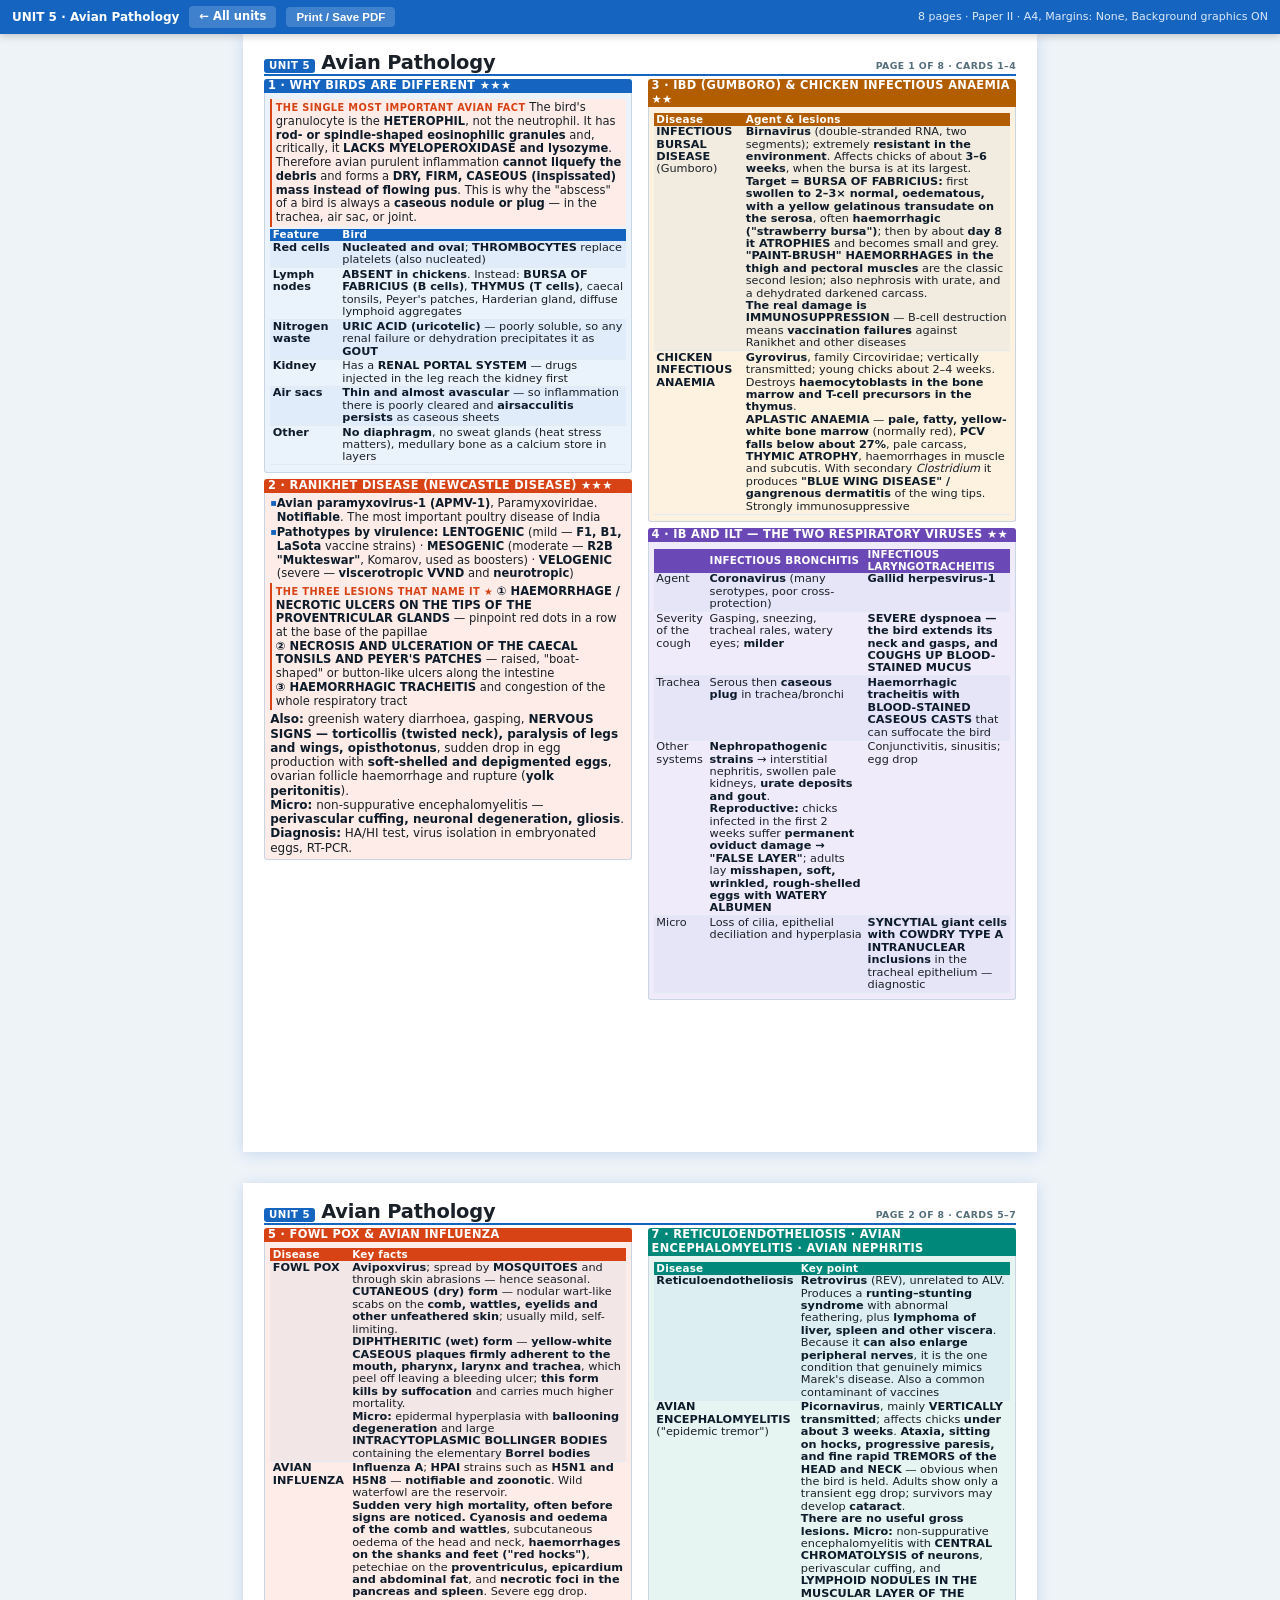
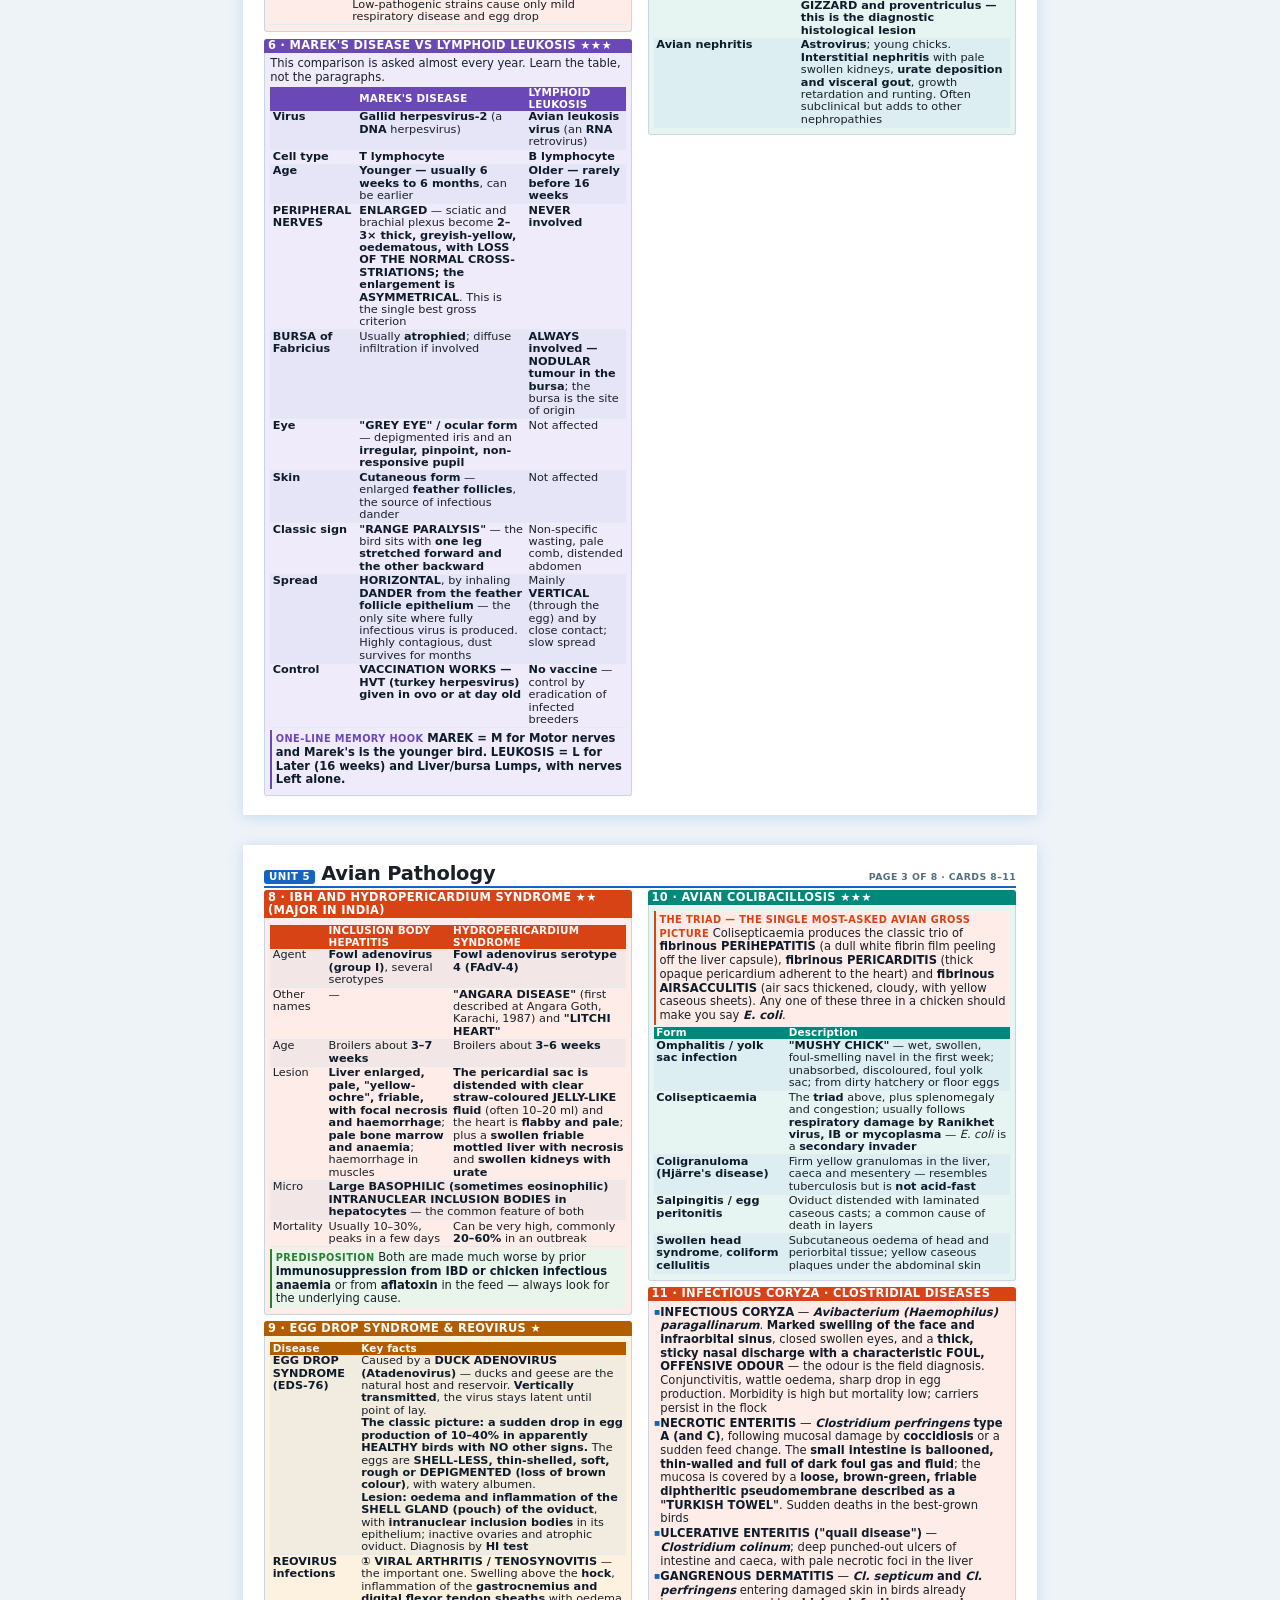
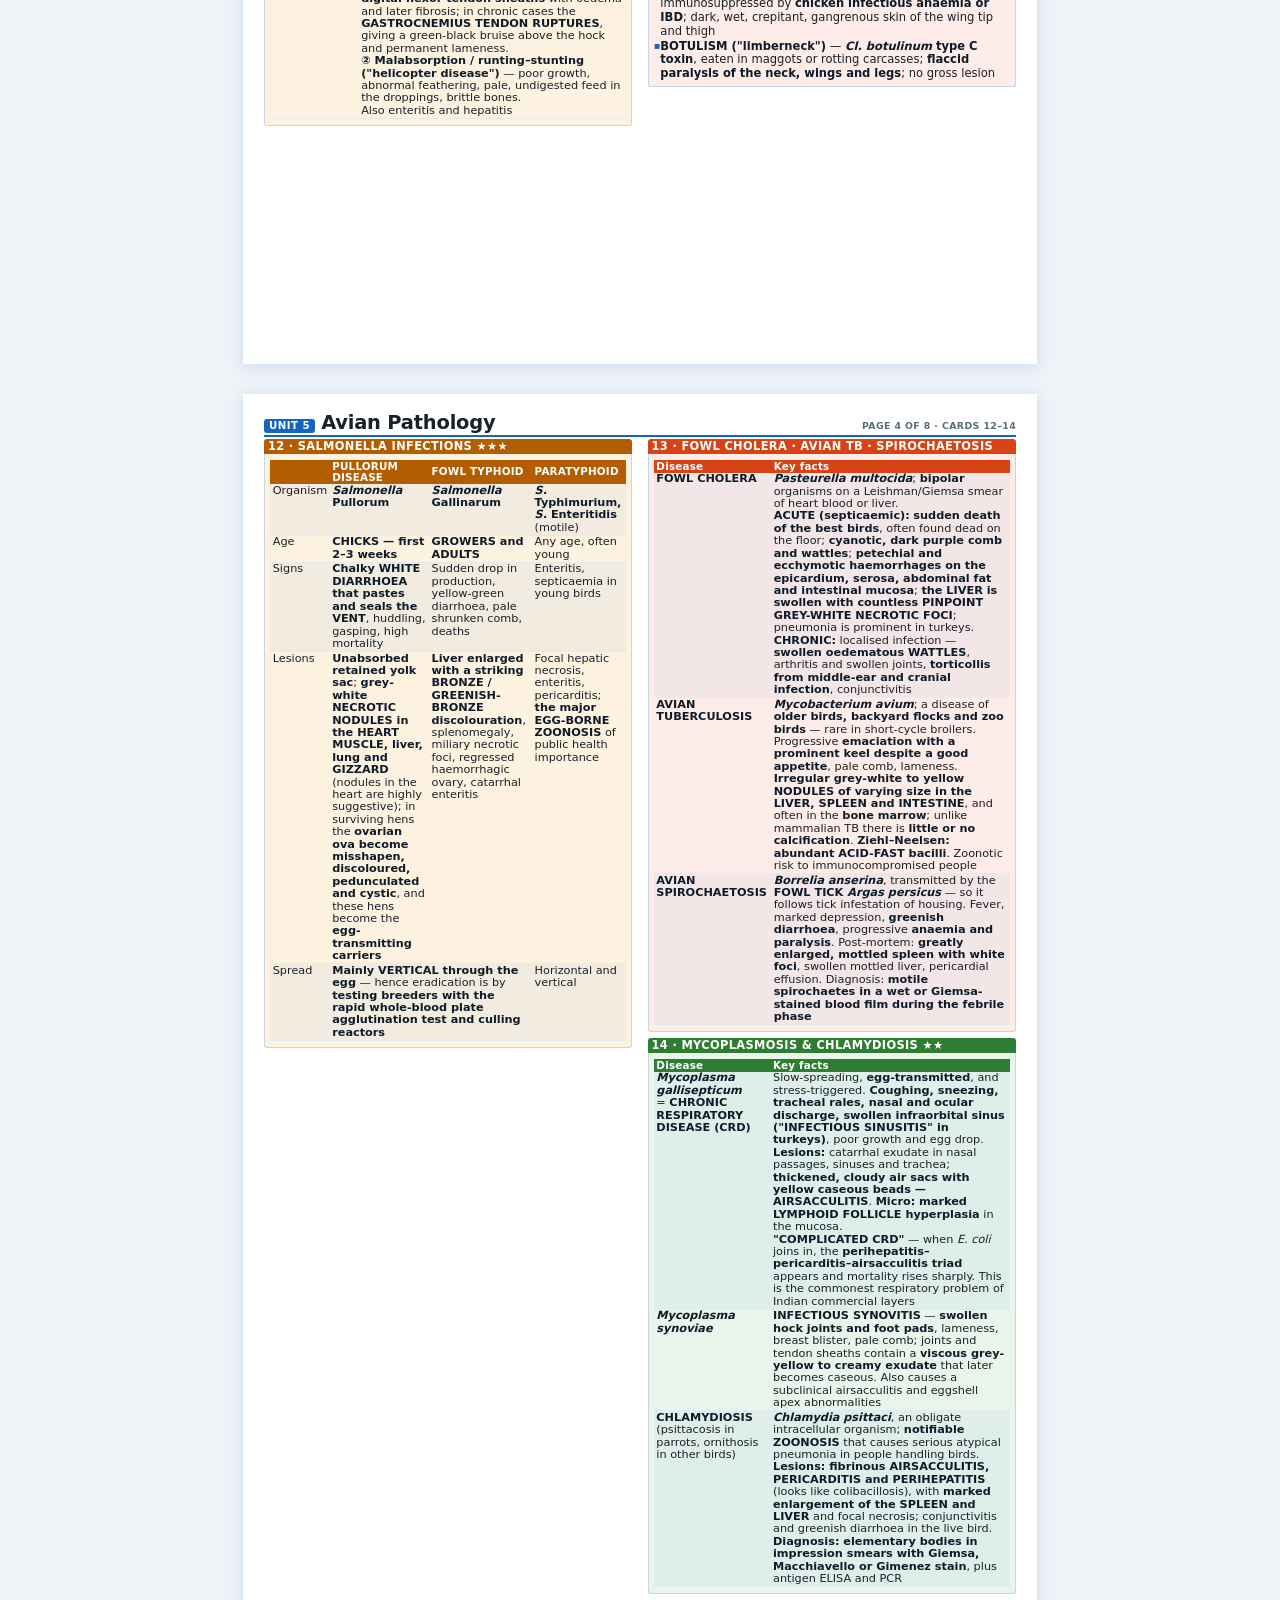
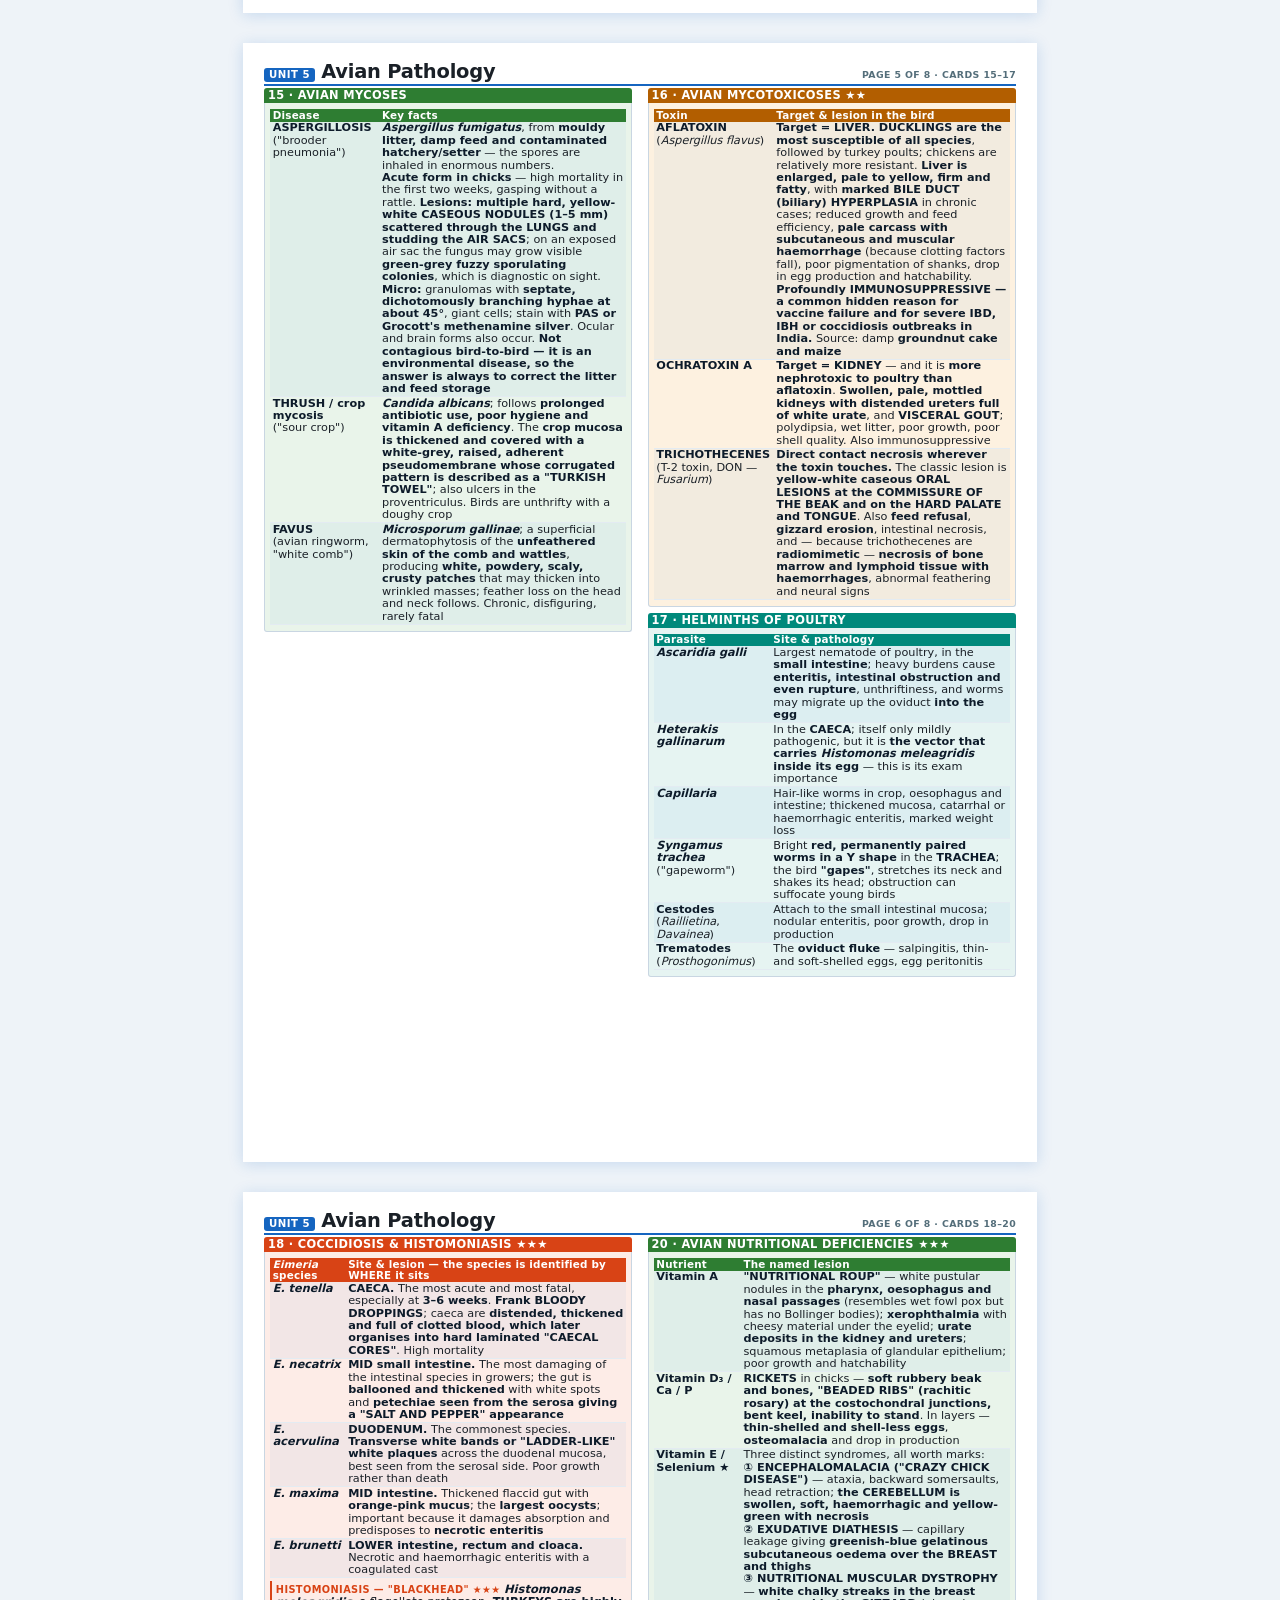
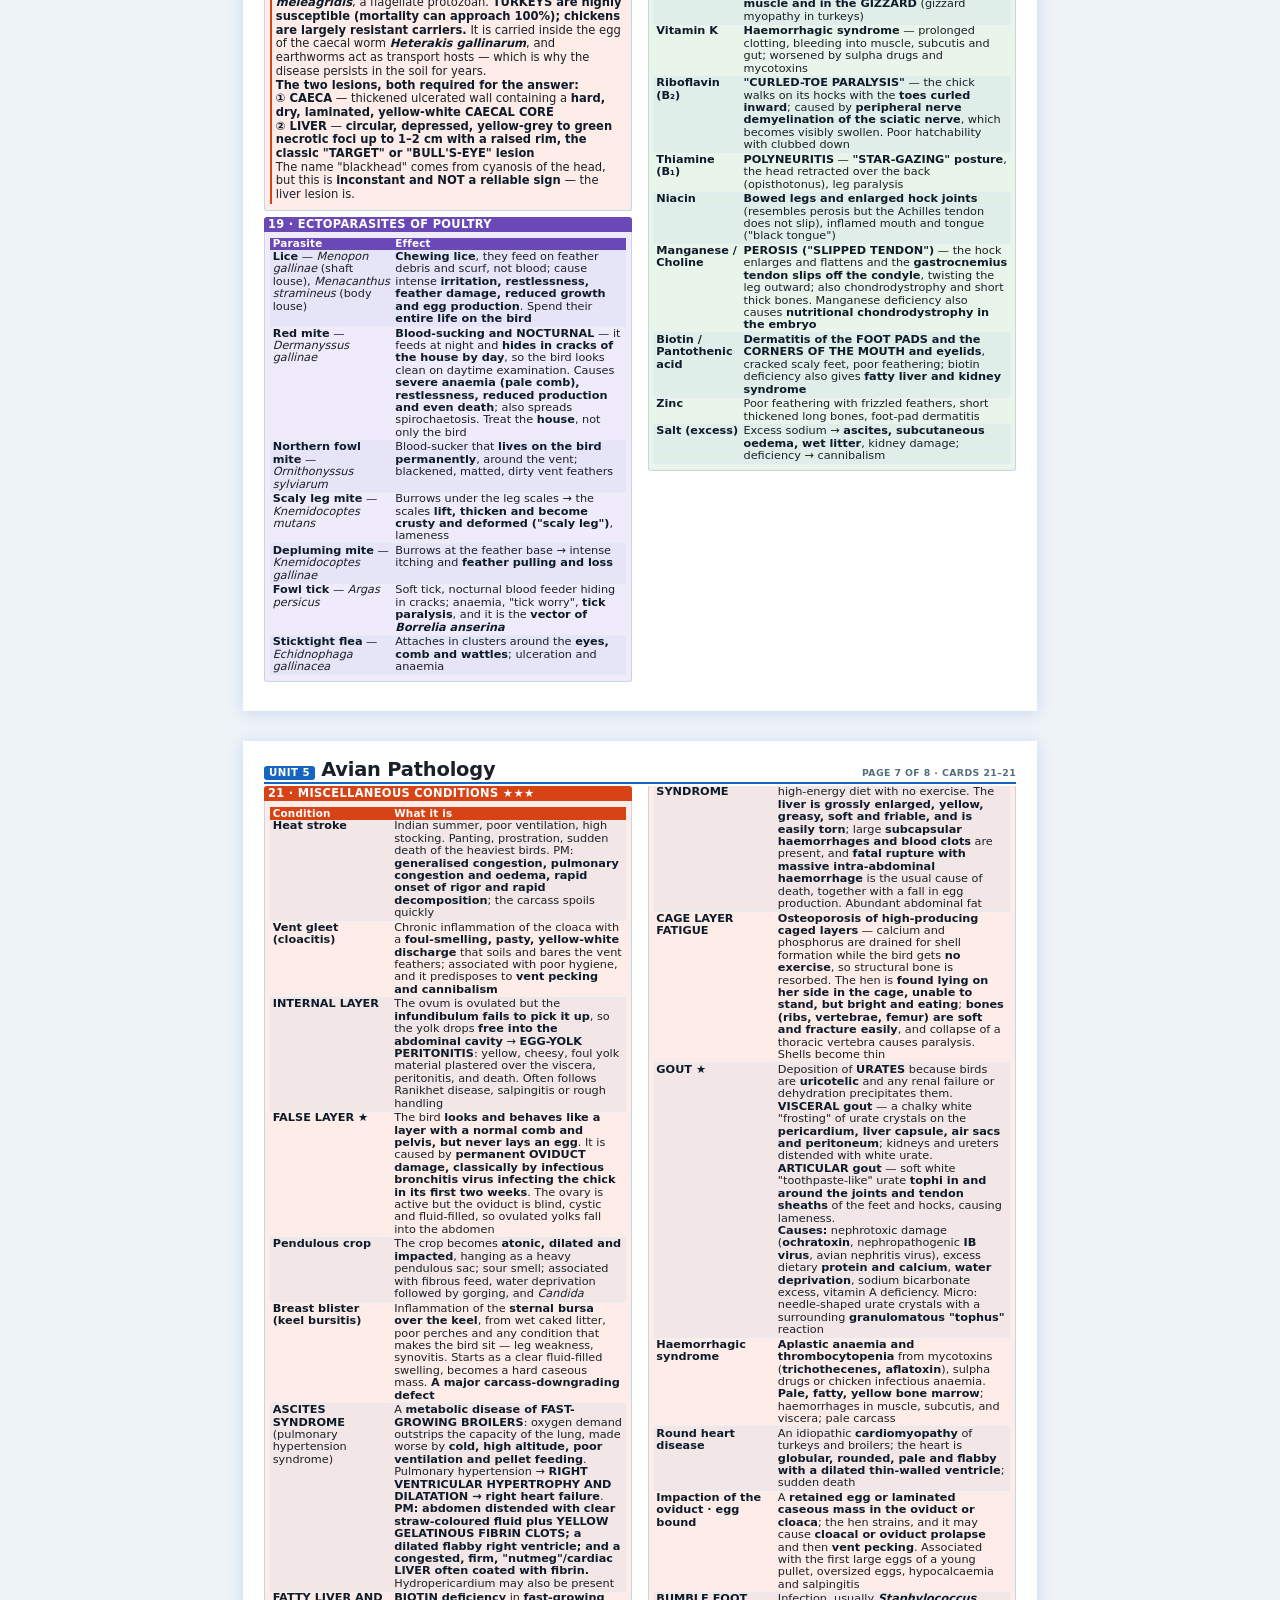
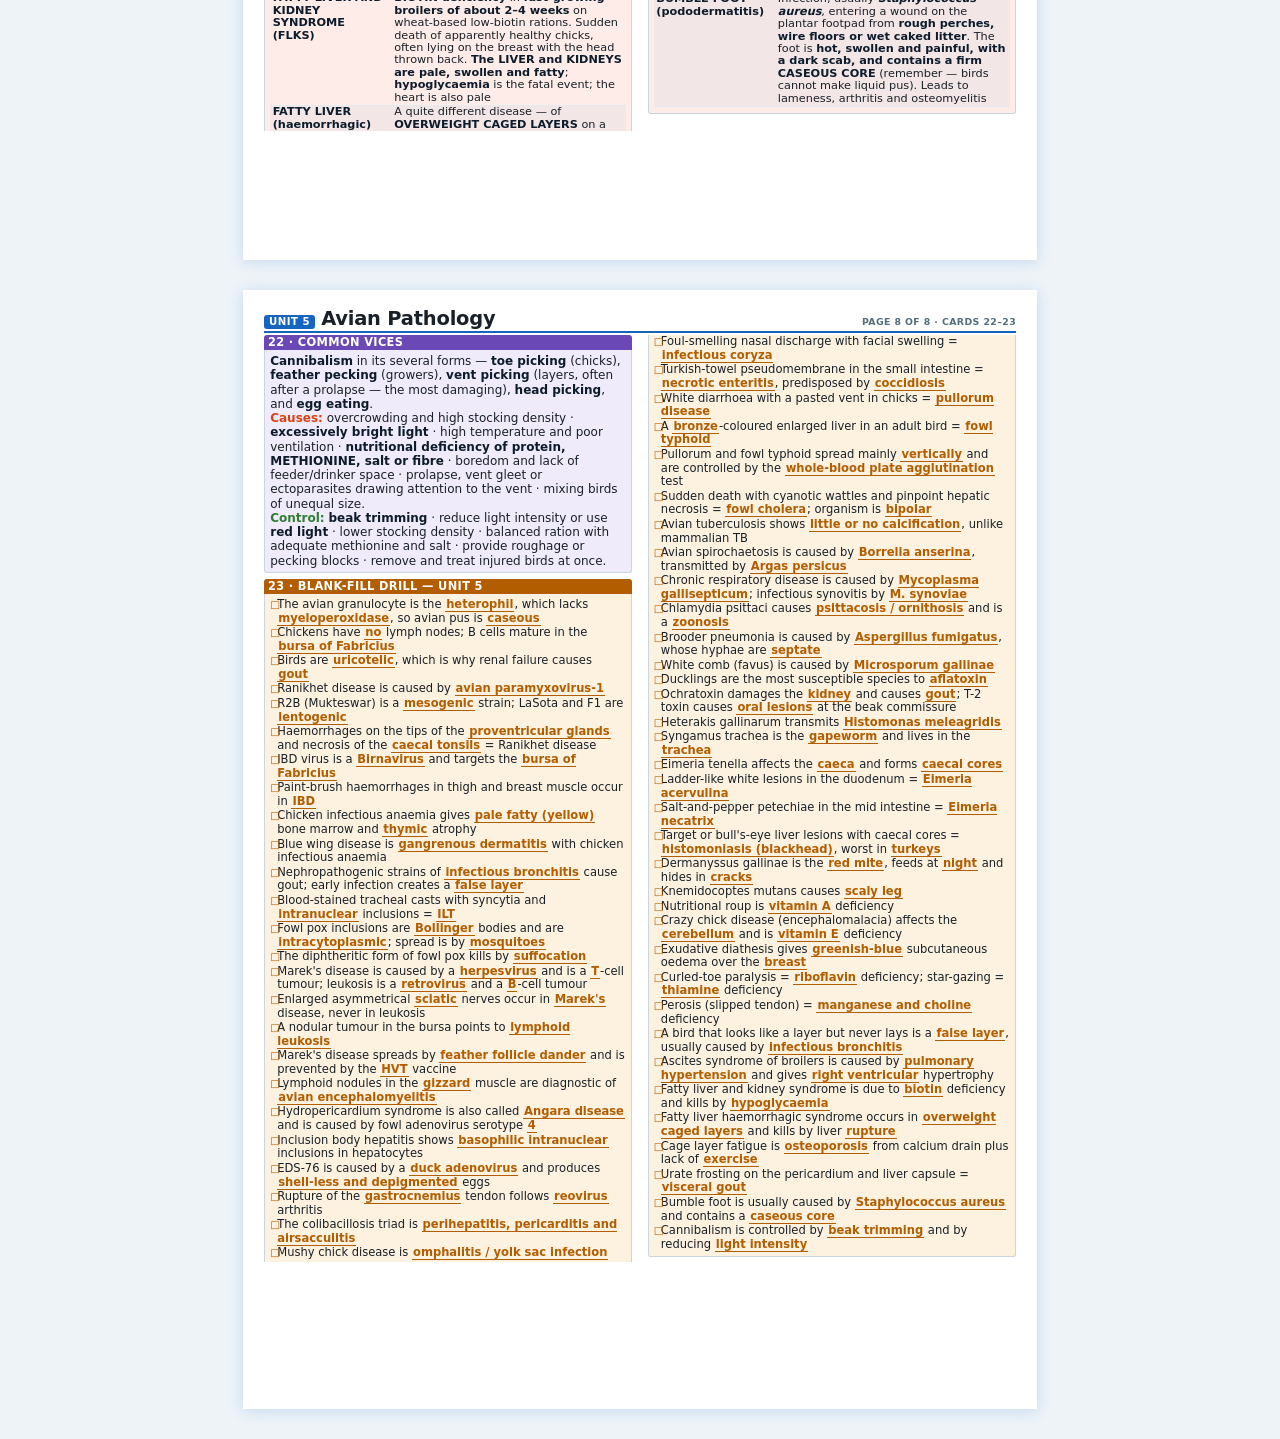
<file: revision/unit-5.html>
<!DOCTYPE html>
<html lang="en">
<head>
<meta charset="utf-8">
<meta name="viewport" content="width=device-width,initial-scale=1">
<title>Unit 5 — Avian Pathology · Rapid Revision</title>
<link rel="stylesheet" href="assets/revision.css?v=7">
</head>
<body>

<div class="bar">
  <span class="t">UNIT 5 · Avian Pathology</span>
  <a href="index.html">← All units</a>
  <button onclick="window.print()">Print / Save PDF</button>
  <span class="sp">8 pages · Paper II · A4, Margins: None, Background graphics ON</span>
</div>

<!-- ================== PAGE 1 ================== -->
<section class="page">
  <div class="masthead">
    <span class="u">UNIT 5</span><h1>Avian Pathology</h1>
    <span class="pg">PAGE 1 OF 8 &middot; CARDS 1&ndash;4</span>
  </div>
  <div class="cols">

    <div class="box t1">
      <h2>1 · WHY BIRDS ARE DIFFERENT ★★★</h2>
      <div class="body">
        <div class="trap"><span class="lbl">The single most important avian fact</span> The bird's granulocyte is the <b>HETEROPHIL</b>, not the neutrophil. It has <b>rod- or spindle-shaped eosinophilic granules</b> and, critically, it <b>LACKS MYELOPEROXIDASE and lysozyme</b>. Therefore avian purulent inflammation <b>cannot liquefy the debris</b> and forms a <b>DRY, FIRM, CASEOUS (inspissated) mass instead of flowing pus</b>. This is why the "abscess" of a bird is always a <b>caseous nodule or plug</b> — in the trachea, air sac, or joint.</div>
        <table>
          <tr><th>Feature</th><th>Bird</th></tr>
          <tr><td><b>Red cells</b></td><td><b>Nucleated and oval</b>; <b>THROMBOCYTES</b> replace platelets (also nucleated)</td></tr>
          <tr><td><b>Lymph nodes</b></td><td><b>ABSENT in chickens</b>. Instead: <b>BURSA OF FABRICIUS (B cells)</b>, <b>THYMUS (T cells)</b>, caecal tonsils, Peyer's patches, Harderian gland, diffuse lymphoid aggregates</td></tr>
          <tr><td><b>Nitrogen waste</b></td><td><b>URIC ACID (uricotelic)</b> — poorly soluble, so any renal failure or dehydration precipitates it as <b>GOUT</b></td></tr>
          <tr><td><b>Kidney</b></td><td>Has a <b>RENAL PORTAL SYSTEM</b> — drugs injected in the leg reach the kidney first</td></tr>
          <tr><td><b>Air sacs</b></td><td><b>Thin and almost avascular</b> — so inflammation there is poorly cleared and <b>airsacculitis persists</b> as caseous sheets</td></tr>
          <tr><td><b>Other</b></td><td><b>No diaphragm</b>, no sweat glands (heat stress matters), medullary bone as a calcium store in layers</td></tr>
        </table>
      </div>
    </div>

    <div class="box t5">
      <h2>2 · RANIKHET DISEASE (Newcastle disease) ★★★</h2>
      <div class="body">
        <ul class="sm">
          <li><b>Avian paramyxovirus-1 (APMV-1)</b>, Paramyxoviridae. <b>Notifiable</b>. The most important poultry disease of India</li>
          <li><b>Pathotypes by virulence:</b> <b>LENTOGENIC</b> (mild — <b>F1, B1, LaSota</b> vaccine strains) · <b>MESOGENIC</b> (moderate — <b>R2B "Mukteswar"</b>, Komarov, used as boosters) · <b>VELOGENIC</b> (severe — <b>viscerotropic VVND</b> and <b>neurotropic</b>)</li>
        </ul>
        <div class="trap"><span class="lbl">The three lesions that name it ★</span>
          <b>① HAEMORRHAGE / NECROTIC ULCERS ON THE TIPS OF THE PROVENTRICULAR GLANDS</b> — pinpoint red dots in a row at the base of the papillae<br>
          <b>② NECROSIS AND ULCERATION OF THE CAECAL TONSILS AND PEYER'S PATCHES</b> — raised, "boat-shaped" or button-like ulcers along the intestine<br>
          <b>③ HAEMORRHAGIC TRACHEITIS</b> and congestion of the whole respiratory tract</div>
        <b>Also:</b> greenish watery diarrhoea, gasping, <b>NERVOUS SIGNS — torticollis (twisted neck), paralysis of legs and wings, opisthotonus</b>, sudden drop in egg production with <b>soft-shelled and depigmented eggs</b>, ovarian follicle haemorrhage and rupture (<b>yolk peritonitis</b>).<br>
        <b>Micro:</b> non-suppurative encephalomyelitis — <b>perivascular cuffing, neuronal degeneration, gliosis</b>. <b>Diagnosis:</b> HA/HI test, virus isolation in embryonated eggs, RT-PCR.
      </div>
    </div>

    <div class="box t4">
      <h2>3 · IBD (Gumboro) &amp; CHICKEN INFECTIOUS ANAEMIA ★★</h2>
      <div class="body">
        <table class="ta">
          <tr><th>Disease</th><th>Agent &amp; lesions</th></tr>
          <tr><td><b>INFECTIOUS BURSAL DISEASE</b><br>(Gumboro)</td><td><b>Birnavirus</b> (double-stranded RNA, two segments); extremely <b>resistant in the environment</b>. Affects chicks of about <b>3–6 weeks</b>, when the bursa is at its largest.<br><b>Target = BURSA OF FABRICIUS:</b> first <b>swollen to 2–3× normal, oedematous, with a yellow gelatinous transudate on the serosa</b>, often <b>haemorrhagic ("strawberry bursa")</b>; then by about <b>day 8 it ATROPHIES</b> and becomes small and grey.<br><b>"PAINT-BRUSH" HAEMORRHAGES in the thigh and pectoral muscles</b> are the classic second lesion; also nephrosis with urate, and a dehydrated darkened carcass.<br><b>The real damage is IMMUNOSUPPRESSION</b> — B-cell destruction means <b>vaccination failures</b> against Ranikhet and other diseases</td></tr>
          <tr><td><b>CHICKEN INFECTIOUS ANAEMIA</b></td><td><b>Gyrovirus</b>, family Circoviridae; vertically transmitted; young chicks about 2–4 weeks. Destroys <b>haemocytoblasts in the bone marrow and T-cell precursors in the thymus</b>.<br><b>APLASTIC ANAEMIA</b> — <b>pale, fatty, yellow-white bone marrow</b> (normally red), <b>PCV falls below about 27%</b>, pale carcass, <b>THYMIC ATROPHY</b>, haemorrhages in muscle and subcutis. With secondary <i>Clostridium</i> it produces <b>"BLUE WING DISEASE" / gangrenous dermatitis</b> of the wing tips. Strongly immunosuppressive</td></tr>
        </table>
      </div>
    </div>

    <div class="box t3">
      <h2>4 · IB and ILT — the two respiratory viruses ★★</h2>
      <div class="body">
        <table class="tp">
          <tr><th></th><th>INFECTIOUS BRONCHITIS</th><th>INFECTIOUS LARYNGOTRACHEITIS</th></tr>
          <tr><td>Agent</td><td><b>Coronavirus</b> (many serotypes, poor cross-protection)</td><td><b>Gallid herpesvirus-1</b></td></tr>
          <tr><td>Severity of the cough</td><td>Gasping, sneezing, tracheal rales, watery eyes; <b>milder</b></td><td><b>SEVERE dyspnoea — the bird extends its neck and gasps, and COUGHS UP BLOOD-STAINED MUCUS</b></td></tr>
          <tr><td>Trachea</td><td>Serous then <b>caseous plug</b> in trachea/bronchi</td><td><b>Haemorrhagic tracheitis with BLOOD-STAINED CASEOUS CASTS</b> that can suffocate the bird</td></tr>
          <tr><td>Other systems</td><td><b>Nephropathogenic strains</b> → interstitial nephritis, swollen pale kidneys, <b>urate deposits and gout</b>. <b>Reproductive:</b> chicks infected in the first 2 weeks suffer <b>permanent oviduct damage → "FALSE LAYER"</b>; adults lay <b>misshapen, soft, wrinkled, rough-shelled eggs with WATERY ALBUMEN</b></td><td>Conjunctivitis, sinusitis; egg drop</td></tr>
          <tr><td>Micro</td><td>Loss of cilia, epithelial deciliation and hyperplasia</td><td><b>SYNCYTIAL giant cells with COWDRY TYPE A INTRANUCLEAR inclusions</b> in the tracheal epithelium — diagnostic</td></tr>
        </table>
      </div>
    </div>

  </div>
</section>

<!-- ================== PAGE 2 ================== -->
<section class="page">
  <div class="masthead">
    <span class="u">UNIT 5</span><h1>Avian Pathology</h1>
    <span class="pg">PAGE 2 OF 8 &middot; CARDS 5&ndash;7</span>
  </div>
  <div class="cols">

    <div class="box t5">
      <h2>5 · FOWL POX &amp; AVIAN INFLUENZA</h2>
      <div class="body">
        <table class="tc">
          <tr><th>Disease</th><th>Key facts</th></tr>
          <tr><td><b>FOWL POX</b></td><td><b>Avipoxvirus</b>; spread by <b>MOSQUITOES</b> and through skin abrasions — hence seasonal.<br><b>CUTANEOUS (dry) form</b> — nodular wart-like scabs on the <b>comb, wattles, eyelids and other unfeathered skin</b>; usually mild, self-limiting.<br><b>DIPHTHERITIC (wet) form</b> — <b>yellow-white CASEOUS plaques firmly adherent to the mouth, pharynx, larynx and trachea</b>, which peel off leaving a bleeding ulcer; <b>this form kills by suffocation</b> and carries much higher mortality.<br><b>Micro:</b> epidermal hyperplasia with <b>ballooning degeneration</b> and large <b>INTRACYTOPLASMIC BOLLINGER BODIES</b> containing the elementary <b>Borrel bodies</b></td></tr>
          <tr><td><b>AVIAN INFLUENZA</b></td><td><b>Influenza A</b>; <b>HPAI</b> strains such as <b>H5N1 and H5N8</b> — <b>notifiable and zoonotic</b>. Wild waterfowl are the reservoir.<br><b>Sudden very high mortality, often before signs are noticed.</b> <b>Cyanosis and oedema of the comb and wattles</b>, subcutaneous oedema of the head and neck, <b>haemorrhages on the shanks and feet ("red hocks")</b>, petechiae on the <b>proventriculus, epicardium and abdominal fat</b>, and <b>necrotic foci in the pancreas and spleen</b>. Severe egg drop.<br>Low-pathogenic strains cause only mild respiratory disease and egg drop</td></tr>
        </table>
      </div>
    </div>

    <div class="box t3">
      <h2>6 · MAREK'S DISEASE vs LYMPHOID LEUKOSIS ★★★</h2>
      <div class="body">
        <p class="sm">This comparison is asked almost every year. Learn the table, not the paragraphs.</p>
        <table class="tp">
          <tr><th></th><th>MAREK'S DISEASE</th><th>LYMPHOID LEUKOSIS</th></tr>
          <tr><td><b>Virus</b></td><td><b>Gallid herpesvirus-2</b> (a <b>DNA</b> herpesvirus)</td><td><b>Avian leukosis virus</b> (an <b>RNA</b> retrovirus)</td></tr>
          <tr><td><b>Cell type</b></td><td><b>T lymphocyte</b></td><td><b>B lymphocyte</b></td></tr>
          <tr><td><b>Age</b></td><td><b>Younger — usually 6 weeks to 6 months</b>, can be earlier</td><td><b>Older — rarely before 16 weeks</b></td></tr>
          <tr><td><b>PERIPHERAL NERVES</b></td><td><b>ENLARGED</b> — sciatic and brachial plexus become <b>2–3× thick, greyish-yellow, oedematous, with LOSS OF THE NORMAL CROSS-STRIATIONS; the enlargement is ASYMMETRICAL</b>. This is the single best gross criterion</td><td><b>NEVER involved</b></td></tr>
          <tr><td><b>BURSA of Fabricius</b></td><td>Usually <b>atrophied</b>; diffuse infiltration if involved</td><td><b>ALWAYS involved — NODULAR tumour in the bursa</b>; the bursa is the site of origin</td></tr>
          <tr><td><b>Eye</b></td><td><b>"GREY EYE" / ocular form</b> — depigmented iris and an <b>irregular, pinpoint, non-responsive pupil</b></td><td>Not affected</td></tr>
          <tr><td><b>Skin</b></td><td><b>Cutaneous form</b> — enlarged <b>feather follicles</b>, the source of infectious dander</td><td>Not affected</td></tr>
          <tr><td><b>Classic sign</b></td><td><b>"RANGE PARALYSIS"</b> — the bird sits with <b>one leg stretched forward and the other backward</b></td><td>Non-specific wasting, pale comb, distended abdomen</td></tr>
          <tr><td><b>Spread</b></td><td><b>HORIZONTAL</b>, by inhaling <b>DANDER from the feather follicle epithelium</b> — the only site where fully infectious virus is produced. Highly contagious, dust survives for months</td><td>Mainly <b>VERTICAL</b> (through the egg) and by close contact; slow spread</td></tr>
          <tr><td><b>Control</b></td><td><b>VACCINATION WORKS — HVT (turkey herpesvirus) given in ovo or at day old</b></td><td><b>No vaccine</b> — control by eradication of infected breeders</td></tr>
        </table>
        <div class="mem"><span class="lbl">One-line memory hook</span> <b>MAREK = M for Motor nerves and Marek's is the younger bird.</b> <b>LEUKOSIS = L for Later (16 weeks) and Liver/bursa Lumps, with nerves Left alone.</b></div>
      </div>
    </div>

    <div class="box t2">
      <h2>7 · Reticuloendotheliosis · Avian encephalomyelitis · Avian nephritis</h2>
      <div class="body">
        <table class="tt">
          <tr><th>Disease</th><th>Key point</th></tr>
          <tr><td><b>Reticuloendotheliosis</b></td><td><b>Retrovirus</b> (REV), unrelated to ALV. Produces a <b>runting–stunting syndrome</b> with abnormal feathering, plus <b>lymphoma of liver, spleen and other viscera</b>. Because it <b>can also enlarge peripheral nerves</b>, it is the one condition that genuinely mimics Marek's disease. Also a common contaminant of vaccines</td></tr>
          <tr><td><b>AVIAN ENCEPHALOMYELITIS</b><br>("epidemic tremor")</td><td><b>Picornavirus</b>, mainly <b>VERTICALLY transmitted</b>; affects chicks <b>under about 3 weeks</b>. <b>Ataxia, sitting on hocks, progressive paresis, and fine rapid TREMORS of the HEAD and NECK</b> — obvious when the bird is held. Adults show only a transient egg drop; survivors may develop <b>cataract</b>.<br><b>There are no useful gross lesions.</b> <b>Micro:</b> non-suppurative encephalomyelitis with <b>CENTRAL CHROMATOLYSIS of neurons</b>, perivascular cuffing, and <b>LYMPHOID NODULES IN THE MUSCULAR LAYER OF THE GIZZARD and proventriculus — this is the diagnostic histological lesion</b></td></tr>
          <tr><td><b>Avian nephritis</b></td><td><b>Astrovirus</b>; young chicks. <b>Interstitial nephritis</b> with pale swollen kidneys, <b>urate deposition and visceral gout</b>, growth retardation and runting. Often subclinical but adds to other nephropathies</td></tr>
        </table>
      </div>
    </div>

  </div>
</section>

<!-- ================== PAGE 3 ================== -->
<section class="page">
  <div class="masthead">
    <span class="u">UNIT 5</span><h1>Avian Pathology</h1>
    <span class="pg">PAGE 3 OF 8 &middot; CARDS 8&ndash;11</span>
  </div>
  <div class="cols">

    <div class="box t5">
      <h2>8 · IBH and HYDROPERICARDIUM SYNDROME ★★ (major in India)</h2>
      <div class="body">
        <table class="tc">
          <tr><th></th><th>INCLUSION BODY HEPATITIS</th><th>HYDROPERICARDIUM SYNDROME</th></tr>
          <tr><td>Agent</td><td><b>Fowl adenovirus (group I)</b>, several serotypes</td><td><b>Fowl adenovirus serotype 4 (FAdV-4)</b></td></tr>
          <tr><td>Other names</td><td>—</td><td><b>"ANGARA DISEASE"</b> (first described at Angara Goth, Karachi, 1987) and <b>"LITCHI HEART"</b></td></tr>
          <tr><td>Age</td><td>Broilers about <b>3–7 weeks</b></td><td>Broilers about <b>3–6 weeks</b></td></tr>
          <tr><td>Lesion</td><td><b>Liver enlarged, pale, "yellow-ochre", friable, with focal necrosis and haemorrhage</b>; <b>pale bone marrow and anaemia</b>; haemorrhage in muscles</td><td><b>The pericardial sac is distended with clear straw-coloured JELLY-LIKE fluid</b> (often 10–20 ml) and the heart is <b>flabby and pale</b>; plus a <b>swollen friable mottled liver with necrosis</b> and <b>swollen kidneys with urate</b></td></tr>
          <tr><td>Micro</td><td colspan="2"><b>Large BASOPHILIC (sometimes eosinophilic) INTRANUCLEAR INCLUSION BODIES in hepatocytes</b> — the common feature of both</td></tr>
          <tr><td>Mortality</td><td>Usually 10–30%, peaks in a few days</td><td>Can be very high, commonly <b>20–60%</b> in an outbreak</td></tr>
        </table>
        <div class="fact"><span class="lbl">Predisposition</span> Both are made much worse by prior <b>immunosuppression from IBD or chicken infectious anaemia</b> or from <b>aflatoxin</b> in the feed — always look for the underlying cause.</div>
      </div>
    </div>

    <div class="box t4">
      <h2>9 · EGG DROP SYNDROME &amp; REOVIRUS ★</h2>
      <div class="body">
        <table class="ta">
          <tr><th>Disease</th><th>Key facts</th></tr>
          <tr><td><b>EGG DROP SYNDROME (EDS-76)</b></td><td>Caused by a <b>DUCK ADENOVIRUS (Atadenovirus)</b> — ducks and geese are the natural host and reservoir. <b>Vertically transmitted</b>, the virus stays latent until point of lay.<br><b>The classic picture: a sudden drop in egg production of 10–40% in apparently HEALTHY birds with NO other signs.</b> The eggs are <b>SHELL-LESS, thin-shelled, soft, rough or DEPIGMENTED (loss of brown colour)</b>, with watery albumen.<br><b>Lesion:</b> <b>oedema and inflammation of the SHELL GLAND (pouch) of the oviduct</b>, with <b>intranuclear inclusion bodies</b> in its epithelium; inactive ovaries and atrophic oviduct. Diagnosis by <b>HI test</b></td></tr>
          <tr><td><b>REOVIRUS infections</b></td><td><b>① VIRAL ARTHRITIS / TENOSYNOVITIS</b> — the important one. Swelling above the <b>hock</b>, inflammation of the <b>gastrocnemius and digital flexor tendon sheaths</b> with oedema and later fibrosis; in chronic cases the <b>GASTROCNEMIUS TENDON RUPTURES</b>, giving a green-black bruise above the hock and permanent lameness.<br><b>② Malabsorption / runting–stunting ("helicopter disease")</b> — poor growth, abnormal feathering, pale, undigested feed in the droppings, brittle bones.<br>Also enteritis and hepatitis</td></tr>
        </table>
      </div>
    </div>

    <div class="box t2">
      <h2>10 · AVIAN COLIBACILLOSIS ★★★</h2>
      <div class="body">
        <div class="trap"><span class="lbl">THE TRIAD — the single most-asked avian gross picture</span> Colisepticaemia produces the classic trio of <b>fibrinous PERIHEPATITIS</b> (a dull white fibrin film peeling off the liver capsule), <b>fibrinous PERICARDITIS</b> (thick opaque pericardium adherent to the heart) and <b>fibrinous AIRSACCULITIS</b> (air sacs thickened, cloudy, with yellow caseous sheets). Any one of these three in a chicken should make you say <b><i>E. coli</i></b>.</div>
        <table class="tt">
          <tr><th>Form</th><th>Description</th></tr>
          <tr><td><b>Omphalitis / yolk sac infection</b></td><td><b>"MUSHY CHICK"</b> — wet, swollen, foul-smelling navel in the first week; unabsorbed, discoloured, foul yolk sac; from dirty hatchery or floor eggs</td></tr>
          <tr><td><b>Colisepticaemia</b></td><td>The <b>triad</b> above, plus splenomegaly and congestion; usually follows <b>respiratory damage by Ranikhet virus, IB or mycoplasma</b> — <i>E. coli</i> is a <b>secondary invader</b></td></tr>
          <tr><td><b>Coligranuloma (Hjärre's disease)</b></td><td>Firm yellow granulomas in the liver, caeca and mesentery — resembles tuberculosis but is <b>not acid-fast</b></td></tr>
          <tr><td><b>Salpingitis / egg peritonitis</b></td><td>Oviduct distended with laminated caseous casts; a common cause of death in layers</td></tr>
          <tr><td><b>Swollen head syndrome</b>, <b>coliform cellulitis</b></td><td>Subcutaneous oedema of head and periorbital tissue; yellow caseous plaques under the abdominal skin</td></tr>
        </table>
      </div>
    </div>

    <div class="box t5">
      <h2>11 · Infectious coryza · Clostridial diseases</h2>
      <div class="body">
        <ul class="sm">
          <li><b>INFECTIOUS CORYZA</b> — <b><i>Avibacterium (Haemophilus) paragallinarum</i></b>. <b>Marked swelling of the face and infraorbital sinus</b>, closed swollen eyes, and a <b>thick, sticky nasal discharge with a characteristic FOUL, OFFENSIVE ODOUR</b> — the odour is the field diagnosis. Conjunctivitis, wattle oedema, sharp drop in egg production. Morbidity is high but mortality low; carriers persist in the flock</li>
          <li><b>NECROTIC ENTERITIS</b> — <b><i>Clostridium perfringens</i> type A (and C)</b>, following mucosal damage by <b>coccidiosis</b> or a sudden feed change. The <b>small intestine is ballooned, thin-walled and full of dark foul gas and fluid</b>; the mucosa is covered by a <b>loose, brown-green, friable diphtheritic pseudomembrane described as a "TURKISH TOWEL"</b>. Sudden deaths in the best-grown birds</li>
          <li><b>ULCERATIVE ENTERITIS ("quail disease")</b> — <b><i>Clostridium colinum</i></b>; deep punched-out ulcers of intestine and caeca, with pale necrotic foci in the liver</li>
          <li><b>GANGRENOUS DERMATITIS</b> — <b><i>Cl. septicum</i> and <i>Cl. perfringens</i></b> entering damaged skin in birds already immunosuppressed by <b>chicken infectious anaemia or IBD</b>; dark, wet, crepitant, gangrenous skin of the wing tip and thigh</li>
          <li><b>BOTULISM ("limberneck")</b> — <b><i>Cl. botulinum</i> type C toxin</b>, eaten in maggots or rotting carcasses; <b>flaccid paralysis of the neck, wings and legs</b>; no gross lesion</li>
        </ul>
      </div>
    </div>

  </div>
</section>

<!-- ================== PAGE 4 ================== -->
<section class="page">
  <div class="masthead">
    <span class="u">UNIT 5</span><h1>Avian Pathology</h1>
    <span class="pg">PAGE 4 OF 8 &middot; CARDS 12&ndash;14</span>
  </div>
  <div class="cols">

    <div class="box t4">
      <h2>12 · SALMONELLA infections ★★★</h2>
      <div class="body">
        <table class="ta">
          <tr><th></th><th>PULLORUM DISEASE</th><th>FOWL TYPHOID</th><th>PARATYPHOID</th></tr>
          <tr><td>Organism</td><td><b><i>Salmonella</i> Pullorum</b></td><td><b><i>Salmonella</i> Gallinarum</b></td><td><b><i>S.</i> Typhimurium, <i>S.</i> Enteritidis</b> (motile)</td></tr>
          <tr><td>Age</td><td><b>CHICKS — first 2–3 weeks</b></td><td><b>GROWERS and ADULTS</b></td><td>Any age, often young</td></tr>
          <tr><td>Signs</td><td><b>Chalky WHITE DIARRHOEA that pastes and seals the VENT</b>, huddling, gasping, high mortality</td><td>Sudden drop in production, yellow-green diarrhoea, pale shrunken comb, deaths</td><td>Enteritis, septicaemia in young birds</td></tr>
          <tr><td>Lesions</td><td><b>Unabsorbed retained yolk sac</b>; <b>grey-white NECROTIC NODULES in the HEART MUSCLE, liver, lung and GIZZARD</b> (nodules in the heart are highly suggestive); in surviving hens the <b>ovarian ova become misshapen, discoloured, pedunculated and cystic</b>, and these hens become the <b>egg-transmitting carriers</b></td><td><b>Liver enlarged with a striking BRONZE / GREENISH-BRONZE discolouration</b>, splenomegaly, miliary necrotic foci, regressed haemorrhagic ovary, catarrhal enteritis</td><td>Focal hepatic necrosis, enteritis, pericarditis; <b>the major EGG-BORNE ZOONOSIS</b> of public health importance</td></tr>
          <tr><td>Spread</td><td colspan="2"><b>Mainly VERTICAL through the egg</b> — hence eradication is by <b>testing breeders with the rapid whole-blood plate agglutination test and culling reactors</b></td><td>Horizontal and vertical</td></tr>
        </table>
      </div>
    </div>

    <div class="box t5">
      <h2>13 · Fowl cholera · Avian TB · Spirochaetosis</h2>
      <div class="body">
        <table class="tc">
          <tr><th>Disease</th><th>Key facts</th></tr>
          <tr><td><b>FOWL CHOLERA</b></td><td><b><i>Pasteurella multocida</i></b>; <b>bipolar</b> organisms on a Leishman/Giemsa smear of heart blood or liver.<br><b>ACUTE (septicaemic):</b> <b>sudden death of the best birds</b>, often found dead on the floor; <b>cyanotic, dark purple comb and wattles</b>; <b>petechial and ecchymotic haemorrhages on the epicardium, serosa, abdominal fat and intestinal mucosa</b>; <b>the LIVER is swollen with countless PINPOINT GREY-WHITE NECROTIC FOCI</b>; pneumonia is prominent in turkeys.<br><b>CHRONIC:</b> localised infection — <b>swollen oedematous WATTLES</b>, arthritis and swollen joints, <b>torticollis from middle-ear and cranial infection</b>, conjunctivitis</td></tr>
          <tr><td><b>AVIAN TUBERCULOSIS</b></td><td><b><i>Mycobacterium avium</i></b>; a disease of <b>older birds, backyard flocks and zoo birds</b> — rare in short-cycle broilers. Progressive <b>emaciation with a prominent keel despite a good appetite</b>, pale comb, lameness. <b>Irregular grey-white to yellow NODULES of varying size in the LIVER, SPLEEN and INTESTINE</b>, and often in the <b>bone marrow</b>; unlike mammalian TB there is <b>little or no calcification</b>. <b>Ziehl–Neelsen: abundant ACID-FAST bacilli</b>. Zoonotic risk to immunocompromised people</td></tr>
          <tr><td><b>AVIAN SPIROCHAETOSIS</b></td><td><b><i>Borrelia anserina</i></b>, transmitted by the <b>FOWL TICK <i>Argas persicus</i></b> — so it follows tick infestation of housing. Fever, marked depression, <b>greenish diarrhoea</b>, progressive <b>anaemia and paralysis</b>. Post-mortem: <b>greatly enlarged, mottled spleen with white foci</b>, swollen mottled liver, pericardial effusion. Diagnosis: <b>motile spirochaetes in a wet or Giemsa-stained blood film during the febrile phase</b></td></tr>
        </table>
      </div>
    </div>

    <div class="box t6">
      <h2>14 · MYCOPLASMOSIS &amp; CHLAMYDIOSIS ★★</h2>
      <div class="body">
        <table class="tg">
          <tr><th>Disease</th><th>Key facts</th></tr>
          <tr><td><b><i>Mycoplasma gallisepticum</i></b><br>= <b>CHRONIC RESPIRATORY DISEASE (CRD)</b></td><td>Slow-spreading, <b>egg-transmitted</b>, and stress-triggered. <b>Coughing, sneezing, tracheal rales, nasal and ocular discharge, swollen infraorbital sinus ("INFECTIOUS SINUSITIS" in turkeys)</b>, poor growth and egg drop.<br><b>Lesions:</b> catarrhal exudate in nasal passages, sinuses and trachea; <b>thickened, cloudy air sacs with yellow caseous beads — AIRSACCULITIS</b>. <b>Micro: marked LYMPHOID FOLLICLE hyperplasia</b> in the mucosa.<br><b>"COMPLICATED CRD"</b> — when <i>E. coli</i> joins in, the <b>perihepatitis–pericarditis–airsacculitis triad</b> appears and mortality rises sharply. This is the commonest respiratory problem of Indian commercial layers</td></tr>
          <tr><td><b><i>Mycoplasma synoviae</i></b></td><td><b>INFECTIOUS SYNOVITIS</b> — <b>swollen hock joints and foot pads</b>, lameness, breast blister, pale comb; joints and tendon sheaths contain a <b>viscous grey-yellow to creamy exudate</b> that later becomes caseous. Also causes a subclinical airsacculitis and eggshell apex abnormalities</td></tr>
          <tr><td><b>CHLAMYDIOSIS</b><br>(psittacosis in parrots, ornithosis in other birds)</td><td><b><i>Chlamydia psittaci</i></b>, an obligate intracellular organism; <b>notifiable ZOONOSIS</b> that causes serious atypical pneumonia in people handling birds.<br><b>Lesions: fibrinous AIRSACCULITIS, PERICARDITIS and PERIHEPATITIS</b> (looks like colibacillosis), with <b>marked enlargement of the SPLEEN and LIVER</b> and focal necrosis; conjunctivitis and greenish diarrhoea in the live bird.<br><b>Diagnosis: elementary bodies in impression smears with Giemsa, Macchiavello or Gimenez stain</b>, plus antigen ELISA and PCR</td></tr>
        </table>
      </div>
    </div>

  </div>
</section>

<!-- ================== PAGE 5 ================== -->
<section class="page">
  <div class="masthead">
    <span class="u">UNIT 5</span><h1>Avian Pathology</h1>
    <span class="pg">PAGE 5 OF 8 &middot; CARDS 15&ndash;17</span>
  </div>
  <div class="cols">

    <div class="box t6">
      <h2>15 · AVIAN MYCOSES</h2>
      <div class="body">
        <table class="tg">
          <tr><th>Disease</th><th>Key facts</th></tr>
          <tr><td><b>ASPERGILLOSIS</b><br>("brooder pneumonia")</td><td><b><i>Aspergillus fumigatus</i></b>, from <b>mouldy litter, damp feed and contaminated hatchery/setter</b> — the spores are inhaled in enormous numbers.<br><b>Acute form in chicks</b> — high mortality in the first two weeks, gasping without a rattle. <b>Lesions: multiple hard, yellow-white CASEOUS NODULES (1–5 mm) scattered through the LUNGS and studding the AIR SACS</b>; on an exposed air sac the fungus may grow visible <b>green-grey fuzzy sporulating colonies</b>, which is diagnostic on sight.<br><b>Micro:</b> granulomas with <b>septate, dichotomously branching hyphae at about 45°</b>, giant cells; stain with <b>PAS or Grocott's methenamine silver</b>. Ocular and brain forms also occur. <b>Not contagious bird-to-bird — it is an environmental disease, so the answer is always to correct the litter and feed storage</b></td></tr>
          <tr><td><b>THRUSH / crop mycosis</b><br>("sour crop")</td><td><b><i>Candida albicans</i></b>; follows <b>prolonged antibiotic use, poor hygiene and vitamin A deficiency</b>. The <b>crop mucosa is thickened and covered with a white-grey, raised, adherent pseudomembrane whose corrugated pattern is described as a "TURKISH TOWEL"</b>; also ulcers in the proventriculus. Birds are unthrifty with a doughy crop</td></tr>
          <tr><td><b>FAVUS</b><br>(avian ringworm, "white comb")</td><td><b><i>Microsporum gallinae</i></b>; a superficial dermatophytosis of the <b>unfeathered skin of the comb and wattles</b>, producing <b>white, powdery, scaly, crusty patches</b> that may thicken into wrinkled masses; feather loss on the head and neck follows. Chronic, disfiguring, rarely fatal</td></tr>
        </table>
      </div>
    </div>

    <div class="box t4">
      <h2>16 · AVIAN MYCOTOXICOSES ★★</h2>
      <div class="body">
        <table class="ta">
          <tr><th>Toxin</th><th>Target &amp; lesion in the bird</th></tr>
          <tr><td><b>AFLATOXIN</b><br>(<i>Aspergillus flavus</i>)</td><td><b>Target = LIVER.</b> <b>DUCKLINGS are the most susceptible of all species</b>, followed by turkey poults; chickens are relatively more resistant. <b>Liver is enlarged, pale to yellow, firm and fatty</b>, with <b>marked BILE DUCT (biliary) HYPERPLASIA</b> in chronic cases; reduced growth and feed efficiency, <b>pale carcass with subcutaneous and muscular haemorrhage</b> (because clotting factors fall), poor pigmentation of shanks, drop in egg production and hatchability. <b>Profoundly IMMUNOSUPPRESSIVE — a common hidden reason for vaccine failure and for severe IBD, IBH or coccidiosis outbreaks in India.</b> Source: damp <b>groundnut cake and maize</b></td></tr>
          <tr><td><b>OCHRATOXIN A</b></td><td><b>Target = KIDNEY</b> — and it is <b>more nephrotoxic to poultry than aflatoxin</b>. <b>Swollen, pale, mottled kidneys with distended ureters full of white urate</b>, and <b>VISCERAL GOUT</b>; polydipsia, wet litter, poor growth, poor shell quality. Also immunosuppressive</td></tr>
          <tr><td><b>TRICHOTHECENES</b><br>(T-2 toxin, DON — <i>Fusarium</i>)</td><td><b>Direct contact necrosis wherever the toxin touches.</b> The classic lesion is <b>yellow-white caseous ORAL LESIONS at the COMMISSURE OF THE BEAK and on the HARD PALATE and TONGUE</b>. Also <b>feed refusal</b>, <b>gizzard erosion</b>, intestinal necrosis, and — because trichothecenes are <b>radiomimetic</b> — <b>necrosis of bone marrow and lymphoid tissue with haemorrhages</b>, abnormal feathering and neural signs</td></tr>
        </table>
      </div>
    </div>

    <div class="box t2">
      <h2>17 · HELMINTHS of poultry</h2>
      <div class="body">
        <table class="tt">
          <tr><th>Parasite</th><th>Site &amp; pathology</th></tr>
          <tr><td><b><i>Ascaridia galli</i></b></td><td>Largest nematode of poultry, in the <b>small intestine</b>; heavy burdens cause <b>enteritis, intestinal obstruction and even rupture</b>, unthriftiness, and worms may migrate up the oviduct <b>into the egg</b></td></tr>
          <tr><td><b><i>Heterakis gallinarum</i></b></td><td>In the <b>CAECA</b>; itself only mildly pathogenic, but it is <b>the vector that carries <i>Histomonas meleagridis</i> inside its egg</b> — this is its exam importance</td></tr>
          <tr><td><b><i>Capillaria</i></b></td><td>Hair-like worms in crop, oesophagus and intestine; thickened mucosa, catarrhal or haemorrhagic enteritis, marked weight loss</td></tr>
          <tr><td><b><i>Syngamus trachea</i></b><br>("gapeworm")</td><td>Bright <b>red, permanently paired worms in a Y shape</b> in the <b>TRACHEA</b>; the bird <b>"gapes"</b>, stretches its neck and shakes its head; obstruction can suffocate young birds</td></tr>
          <tr><td><b>Cestodes</b> (<i>Raillietina</i>, <i>Davainea</i>)</td><td>Attach to the small intestinal mucosa; nodular enteritis, poor growth, drop in production</td></tr>
          <tr><td><b>Trematodes</b> (<i>Prosthogonimus</i>)</td><td>The <b>oviduct fluke</b> — salpingitis, thin- and soft-shelled eggs, egg peritonitis</td></tr>
        </table>
      </div>
    </div>

  </div>
</section>

<!-- ================== PAGE 6 ================== -->
<section class="page">
  <div class="masthead">
    <span class="u">UNIT 5</span><h1>Avian Pathology</h1>
    <span class="pg">PAGE 6 OF 8 &middot; CARDS 18&ndash;20</span>
  </div>
  <div class="cols">

    <div class="box t5">
      <h2>18 · COCCIDIOSIS &amp; HISTOMONIASIS ★★★</h2>
      <div class="body">
        <table class="tc">
          <tr><th><i>Eimeria</i> species</th><th>Site &amp; lesion — the species is identified by WHERE it sits</th></tr>
          <tr><td><b><i>E. tenella</i></b></td><td><b>CAECA.</b> The most acute and most fatal, especially at <b>3–6 weeks</b>. <b>Frank BLOODY DROPPINGS</b>; caeca are <b>distended, thickened and full of clotted blood, which later organises into hard laminated "CAECAL CORES"</b>. High mortality</td></tr>
          <tr><td><b><i>E. necatrix</i></b></td><td><b>MID small intestine.</b> The most damaging of the intestinal species in growers; the gut is <b>ballooned and thickened</b> with white spots and <b>petechiae seen from the serosa giving a "SALT AND PEPPER" appearance</b></td></tr>
          <tr><td><b><i>E. acervulina</i></b></td><td><b>DUODENUM.</b> The commonest species. <b>Transverse white bands or "LADDER-LIKE" white plaques</b> across the duodenal mucosa, best seen from the serosal side. Poor growth rather than death</td></tr>
          <tr><td><b><i>E. maxima</i></b></td><td><b>MID intestine.</b> Thickened flaccid gut with <b>orange-pink mucus</b>; the <b>largest oocysts</b>; important because it damages absorption and predisposes to <b>necrotic enteritis</b></td></tr>
          <tr><td><b><i>E. brunetti</i></b></td><td><b>LOWER intestine, rectum and cloaca.</b> Necrotic and haemorrhagic enteritis with a coagulated cast</td></tr>
        </table>
        <div class="trap"><span class="lbl">HISTOMONIASIS — "BLACKHEAD" ★★★</span> <b><i>Histomonas meleagridis</i></b>, a flagellate protozoan. <b>TURKEYS are highly susceptible (mortality can approach 100%); chickens are largely resistant carriers.</b> It is carried inside the egg of the caecal worm <b><i>Heterakis gallinarum</i></b>, and earthworms act as transport hosts — which is why the disease persists in the soil for years.<br>
        <b>The two lesions, both required for the answer:</b><br>
        <b>① CAECA</b> — thickened ulcerated wall containing a <b>hard, dry, laminated, yellow-white CAECAL CORE</b><br>
        <b>② LIVER</b> — <b>circular, depressed, yellow-grey to green necrotic foci up to 1–2 cm with a raised rim, the classic "TARGET" or "BULL'S-EYE" lesion</b><br>
        The name "blackhead" comes from cyanosis of the head, but this is <b>inconstant and NOT a reliable sign</b> — the liver lesion is.</div>
      </div>
    </div>

    <div class="box t3">
      <h2>19 · ECTOPARASITES of poultry</h2>
      <div class="body">
        <table class="tp">
          <tr><th>Parasite</th><th>Effect</th></tr>
          <tr><td><b>Lice</b> — <i>Menopon gallinae</i> (shaft louse), <i>Menacanthus stramineus</i> (body louse)</td><td><b>Chewing lice</b>, they feed on feather debris and scurf, not blood; cause intense <b>irritation, restlessness, feather damage, reduced growth and egg production</b>. Spend their <b>entire life on the bird</b></td></tr>
          <tr><td><b>Red mite</b> — <i>Dermanyssus gallinae</i></td><td><b>Blood-sucking and NOCTURNAL</b> — it feeds at night and <b>hides in cracks of the house by day</b>, so the bird looks clean on daytime examination. Causes <b>severe anaemia (pale comb), restlessness, reduced production and even death</b>; also spreads spirochaetosis. Treat the <b>house</b>, not only the bird</td></tr>
          <tr><td><b>Northern fowl mite</b> — <i>Ornithonyssus sylviarum</i></td><td>Blood-sucker that <b>lives on the bird permanently</b>, around the vent; blackened, matted, dirty vent feathers</td></tr>
          <tr><td><b>Scaly leg mite</b> — <i>Knemidocoptes mutans</i></td><td>Burrows under the leg scales → the scales <b>lift, thicken and become crusty and deformed ("scaly leg")</b>, lameness</td></tr>
          <tr><td><b>Depluming mite</b> — <i>Knemidocoptes gallinae</i></td><td>Burrows at the feather base → intense itching and <b>feather pulling and loss</b></td></tr>
          <tr><td><b>Fowl tick</b> — <i>Argas persicus</i></td><td>Soft tick, nocturnal blood feeder hiding in cracks; anaemia, "tick worry", <b>tick paralysis</b>, and it is the <b>vector of <i>Borrelia anserina</i></b></td></tr>
          <tr><td><b>Sticktight flea</b> — <i>Echidnophaga gallinacea</i></td><td>Attaches in clusters around the <b>eyes, comb and wattles</b>; ulceration and anaemia</td></tr>
        </table>
      </div>
    </div>

    <div class="box t6">
      <h2>20 · AVIAN NUTRITIONAL DEFICIENCIES ★★★</h2>
      <div class="body">
        <table class="tg">
          <tr><th>Nutrient</th><th>The named lesion</th></tr>
          <tr><td><b>Vitamin A</b></td><td><b>"NUTRITIONAL ROUP"</b> — white pustular nodules in the <b>pharynx, oesophagus and nasal passages</b> (resembles wet fowl pox but has no Bollinger bodies); <b>xerophthalmia</b> with cheesy material under the eyelid; <b>urate deposits in the kidney and ureters</b>; squamous metaplasia of glandular epithelium; poor growth and hatchability</td></tr>
          <tr><td><b>Vitamin D₃ / Ca / P</b></td><td><b>RICKETS</b> in chicks — <b>soft rubbery beak and bones, "BEADED RIBS" (rachitic rosary) at the costochondral junctions, bent keel, inability to stand</b>. In layers — <b>thin-shelled and shell-less eggs</b>, <b>osteomalacia</b> and drop in production</td></tr>
          <tr><td><b>Vitamin E / Selenium ★</b></td><td>Three distinct syndromes, all worth marks:<br><b>① ENCEPHALOMALACIA ("CRAZY CHICK DISEASE")</b> — ataxia, backward somersaults, head retraction; <b>the CEREBELLUM is swollen, soft, haemorrhagic and yellow-green with necrosis</b><br><b>② EXUDATIVE DIATHESIS</b> — capillary leakage giving <b>greenish-blue gelatinous subcutaneous oedema over the BREAST and thighs</b><br><b>③ NUTRITIONAL MUSCULAR DYSTROPHY</b> — <b>white chalky streaks in the breast muscle and in the GIZZARD</b> (gizzard myopathy in turkeys)</td></tr>
          <tr><td><b>Vitamin K</b></td><td><b>Haemorrhagic syndrome</b> — prolonged clotting, bleeding into muscle, subcutis and gut; worsened by sulpha drugs and mycotoxins</td></tr>
          <tr><td><b>Riboflavin (B₂)</b></td><td><b>"CURLED-TOE PARALYSIS"</b> — the chick walks on its hocks with the <b>toes curled inward</b>; caused by <b>peripheral nerve demyelination of the sciatic nerve</b>, which becomes visibly swollen. Poor hatchability with clubbed down</td></tr>
          <tr><td><b>Thiamine (B₁)</b></td><td><b>POLYNEURITIS</b> — <b>"STAR-GAZING" posture</b>, the head retracted over the back (opisthotonus), leg paralysis</td></tr>
          <tr><td><b>Niacin</b></td><td><b>Bowed legs and enlarged hock joints</b> (resembles perosis but the Achilles tendon does not slip), inflamed mouth and tongue ("black tongue")</td></tr>
          <tr><td><b>Manganese / Choline</b></td><td><b>PEROSIS ("SLIPPED TENDON")</b> — the hock enlarges and flattens and the <b>gastrocnemius tendon slips off the condyle</b>, twisting the leg outward; also chondrodystrophy and short thick bones. Manganese deficiency also causes <b>nutritional chondrodystrophy in the embryo</b></td></tr>
          <tr><td><b>Biotin / Pantothenic acid</b></td><td><b>Dermatitis of the FOOT PADS and the CORNERS OF THE MOUTH and eyelids</b>, cracked scaly feet, poor feathering; biotin deficiency also gives <b>fatty liver and kidney syndrome</b></td></tr>
          <tr><td><b>Zinc</b></td><td>Poor feathering with frizzled feathers, short thickened long bones, foot-pad dermatitis</td></tr>
          <tr><td><b>Salt (excess)</b></td><td>Excess sodium → <b>ascites, subcutaneous oedema, wet litter</b>, kidney damage; deficiency → cannibalism</td></tr>
        </table>
      </div>
    </div>

  </div>
</section>

<!-- ================== PAGE 7 ================== -->
<section class="page">
  <div class="masthead">
    <span class="u">UNIT 5</span><h1>Avian Pathology</h1>
    <span class="pg">PAGE 7 OF 8 &middot; CARDS 21&ndash;21</span>
  </div>
  <div class="cols">

    <div class="box t5 box--flow">
      <h2>21 · MISCELLANEOUS CONDITIONS ★★★</h2>
      <div class="body">
        <table class="tc">
          <tr><th>Condition</th><th>What it is</th></tr>
          <tr><td><b>Heat stroke</b></td><td>Indian summer, poor ventilation, high stocking. Panting, prostration, sudden death of the heaviest birds. PM: <b>generalised congestion, pulmonary congestion and oedema, rapid onset of rigor and rapid decomposition</b>; the carcass spoils quickly</td></tr>
          <tr><td><b>Vent gleet (cloacitis)</b></td><td>Chronic inflammation of the cloaca with a <b>foul-smelling, pasty, yellow-white discharge</b> that soils and bares the vent feathers; associated with poor hygiene, and it predisposes to <b>vent pecking and cannibalism</b></td></tr>
          <tr><td><b>INTERNAL LAYER</b></td><td>The ovum is ovulated but the <b>infundibulum fails to pick it up</b>, so the yolk drops <b>free into the abdominal cavity</b> → <b>EGG-YOLK PERITONITIS</b>: yellow, cheesy, foul yolk material plastered over the viscera, peritonitis, and death. Often follows Ranikhet disease, salpingitis or rough handling</td></tr>
          <tr><td><b>FALSE LAYER ★</b></td><td>The bird <b>looks and behaves like a layer with a normal comb and pelvis, but never lays an egg</b>. It is caused by <b>permanent OVIDUCT damage, classically by infectious bronchitis virus infecting the chick in its first two weeks</b>. The ovary is active but the oviduct is blind, cystic and fluid-filled, so ovulated yolks fall into the abdomen</td></tr>
          <tr><td><b>Pendulous crop</b></td><td>The crop becomes <b>atonic, dilated and impacted</b>, hanging as a heavy pendulous sac; sour smell; associated with fibrous feed, water deprivation followed by gorging, and <i>Candida</i></td></tr>
          <tr><td><b>Breast blister (keel bursitis)</b></td><td>Inflammation of the <b>sternal bursa over the keel</b>, from wet caked litter, poor perches and any condition that makes the bird sit — leg weakness, synovitis. Starts as a clear fluid-filled swelling, becomes a hard caseous mass. <b>A major carcass-downgrading defect</b></td></tr>
          <tr><td><b>ASCITES SYNDROME</b><br>(pulmonary hypertension syndrome)</td><td>A <b>metabolic disease of FAST-GROWING BROILERS</b>: oxygen demand outstrips the capacity of the lung, made worse by <b>cold, high altitude, poor ventilation and pellet feeding</b>. Pulmonary hypertension → <b>RIGHT VENTRICULAR HYPERTROPHY AND DILATATION → right heart failure</b>.<br><b>PM: abdomen distended with clear straw-coloured fluid plus YELLOW GELATINOUS FIBRIN CLOTS; a dilated flabby right ventricle; and a congested, firm, "nutmeg"/cardiac LIVER often coated with fibrin.</b> Hydropericardium may also be present</td></tr>
          <tr><td><b>FATTY LIVER AND KIDNEY SYNDROME (FLKS)</b></td><td><b>BIOTIN deficiency</b> in <b>fast-growing broilers of about 2–4 weeks</b> on wheat-based low-biotin rations. Sudden death of apparently healthy chicks, often lying on the breast with the head thrown back. <b>The LIVER and KIDNEYS are pale, swollen and fatty</b>; <b>hypoglycaemia</b> is the fatal event; the heart is also pale</td></tr>
          <tr><td><b>FATTY LIVER (haemorrhagic) SYNDROME</b></td><td>A quite different disease — of <b>OVERWEIGHT CAGED LAYERS</b> on a high-energy diet with no exercise. The <b>liver is grossly enlarged, yellow, greasy, soft and friable, and is easily torn</b>; large <b>subcapsular haemorrhages and blood clots</b> are present, and <b>fatal rupture with massive intra-abdominal haemorrhage</b> is the usual cause of death, together with a fall in egg production. Abundant abdominal fat</td></tr>
          <tr><td><b>CAGE LAYER FATIGUE</b></td><td><b>Osteoporosis of high-producing caged layers</b> — calcium and phosphorus are drained for shell formation while the bird gets <b>no exercise</b>, so structural bone is resorbed. The hen is <b>found lying on her side in the cage, unable to stand, but bright and eating</b>; <b>bones (ribs, vertebrae, femur) are soft and fracture easily</b>, and collapse of a thoracic vertebra causes paralysis. Shells become thin</td></tr>
          <tr><td><b>GOUT ★</b></td><td>Deposition of <b>URATES</b> because birds are <b>uricotelic</b> and any renal failure or dehydration precipitates them.<br><b>VISCERAL gout</b> — a chalky white "frosting" of urate crystals on the <b>pericardium, liver capsule, air sacs and peritoneum</b>; kidneys and ureters distended with white urate.<br><b>ARTICULAR gout</b> — soft white "toothpaste-like" urate <b>tophi in and around the joints and tendon sheaths</b> of the feet and hocks, causing lameness.<br><b>Causes:</b> nephrotoxic damage (<b>ochratoxin</b>, nephropathogenic <b>IB virus</b>, avian nephritis virus), excess dietary <b>protein and calcium</b>, <b>water deprivation</b>, sodium bicarbonate excess, vitamin A deficiency. Micro: needle-shaped urate crystals with a surrounding <b>granulomatous "tophus"</b> reaction</td></tr>
          <tr><td><b>Haemorrhagic syndrome</b></td><td><b>Aplastic anaemia and thrombocytopenia</b> from mycotoxins (<b>trichothecenes, aflatoxin</b>), sulpha drugs or chicken infectious anaemia. <b>Pale, fatty, yellow bone marrow</b>; haemorrhages in muscle, subcutis, and viscera; pale carcass</td></tr>
          <tr><td><b>Round heart disease</b></td><td>An idiopathic <b>cardiomyopathy</b> of turkeys and broilers; the heart is <b>globular, rounded, pale and flabby with a dilated thin-walled ventricle</b>; sudden death</td></tr>
          <tr><td><b>Impaction of the oviduct · egg bound</b></td><td>A <b>retained egg or laminated caseous mass in the oviduct or cloaca</b>; the hen strains, and it may cause <b>cloacal or oviduct prolapse</b> and then <b>vent pecking</b>. Associated with the first large eggs of a young pullet, oversized eggs, hypocalcaemia and salpingitis</td></tr>
          <tr><td><b>BUMBLE FOOT (pododermatitis)</b></td><td>Infection, usually <b><i>Staphylococcus aureus</i></b>, entering a wound on the plantar footpad from <b>rough perches, wire floors or wet caked litter</b>. The foot is <b>hot, swollen and painful, with a dark scab, and contains a firm CASEOUS CORE</b> (remember — birds cannot make liquid pus). Leads to lameness, arthritis and osteomyelitis</td></tr>
        </table>
      </div>
    </div>

  </div>
</section>

<!-- ================== PAGE 8 ================== -->
<section class="page">
  <div class="masthead">
    <span class="u">UNIT 5</span><h1>Avian Pathology</h1>
    <span class="pg">PAGE 8 OF 8 &middot; CARDS 22&ndash;23</span>
  </div>
  <div class="cols">

    <div class="box t3">
      <h2>22 · COMMON VICES</h2>
      <div class="body">
        <b>Cannibalism</b> in its several forms — <b>toe picking</b> (chicks), <b>feather pecking</b> (growers), <b>vent picking</b> (layers, often after a prolapse — the most damaging), <b>head picking</b>, and <b>egg eating</b>.<br>
        <b class="r">Causes:</b> overcrowding and high stocking density · <b>excessively bright light</b> · high temperature and poor ventilation · <b>nutritional deficiency of protein, METHIONINE, salt or fibre</b> · boredom and lack of feeder/drinker space · prolapse, vent gleet or ectoparasites drawing attention to the vent · mixing birds of unequal size.<br>
        <b class="g">Control:</b> <b>beak trimming</b> · reduce light intensity or use <b>red light</b> · lower stocking density · balanced ration with adequate methionine and salt · provide roughage or pecking blocks · remove and treat injured birds at once.
      </div>
    </div>

    <div class="box t4 box--flow">
      <h2>23 · BLANK-FILL DRILL — Unit 5</h2>
      <div class="body">
        <div class="fib">The avian granulocyte is the <u>heterophil</u>, which lacks <u>myeloperoxidase</u>, so avian pus is <u>caseous</u></div>
        <div class="fib">Chickens have <u>no</u> lymph nodes; B cells mature in the <u>bursa of Fabricius</u></div>
        <div class="fib">Birds are <u>uricotelic</u>, which is why renal failure causes <u>gout</u></div>
        <div class="fib">Ranikhet disease is caused by <u>avian paramyxovirus-1</u></div>
        <div class="fib">R2B (Mukteswar) is a <u>mesogenic</u> strain; LaSota and F1 are <u>lentogenic</u></div>
        <div class="fib">Haemorrhages on the tips of the <u>proventricular glands</u> and necrosis of the <u>caecal tonsils</u> = Ranikhet disease</div>
        <div class="fib">IBD virus is a <u>Birnavirus</u> and targets the <u>bursa of Fabricius</u></div>
        <div class="fib">Paint-brush haemorrhages in thigh and breast muscle occur in <u>IBD</u></div>
        <div class="fib">Chicken infectious anaemia gives <u>pale fatty (yellow)</u> bone marrow and <u>thymic</u> atrophy</div>
        <div class="fib">Blue wing disease is <u>gangrenous dermatitis</u> with chicken infectious anaemia</div>
        <div class="fib">Nephropathogenic strains of <u>infectious bronchitis</u> cause gout; early infection creates a <u>false layer</u></div>
        <div class="fib">Blood-stained tracheal casts with syncytia and <u>intranuclear</u> inclusions = <u>ILT</u></div>
        <div class="fib">Fowl pox inclusions are <u>Bollinger</u> bodies and are <u>intracytoplasmic</u>; spread is by <u>mosquitoes</u></div>
        <div class="fib">The diphtheritic form of fowl pox kills by <u>suffocation</u></div>
        <div class="fib">Marek's disease is caused by a <u>herpesvirus</u> and is a <u>T</u>-cell tumour; leukosis is a <u>retrovirus</u> and a <u>B</u>-cell tumour</div>
        <div class="fib">Enlarged asymmetrical <u>sciatic</u> nerves occur in <u>Marek's</u> disease, never in leukosis</div>
        <div class="fib">A nodular tumour in the bursa points to <u>lymphoid leukosis</u></div>
        <div class="fib">Marek's disease spreads by <u>feather follicle dander</u> and is prevented by the <u>HVT</u> vaccine</div>
        <div class="fib">Lymphoid nodules in the <u>gizzard</u> muscle are diagnostic of <u>avian encephalomyelitis</u></div>
        <div class="fib">Hydropericardium syndrome is also called <u>Angara disease</u> and is caused by fowl adenovirus serotype <u>4</u></div>
        <div class="fib">Inclusion body hepatitis shows <u>basophilic intranuclear</u> inclusions in hepatocytes</div>
        <div class="fib">EDS-76 is caused by a <u>duck adenovirus</u> and produces <u>shell-less and depigmented</u> eggs</div>
        <div class="fib">Rupture of the <u>gastrocnemius</u> tendon follows <u>reovirus</u> arthritis</div>
        <div class="fib">The colibacillosis triad is <u>perihepatitis, pericarditis and airsacculitis</u></div>
        <div class="fib">Mushy chick disease is <u>omphalitis / yolk sac infection</u></div>
        <div class="fib">Foul-smelling nasal discharge with facial swelling = <u>infectious coryza</u></div>
        <div class="fib">Turkish-towel pseudomembrane in the small intestine = <u>necrotic enteritis</u>, predisposed by <u>coccidiosis</u></div>
        <div class="fib">White diarrhoea with a pasted vent in chicks = <u>pullorum disease</u></div>
        <div class="fib">A <u>bronze</u>-coloured enlarged liver in an adult bird = <u>fowl typhoid</u></div>
        <div class="fib">Pullorum and fowl typhoid spread mainly <u>vertically</u> and are controlled by the <u>whole-blood plate agglutination</u> test</div>
        <div class="fib">Sudden death with cyanotic wattles and pinpoint hepatic necrosis = <u>fowl cholera</u>; organism is <u>bipolar</u></div>
        <div class="fib">Avian tuberculosis shows <u>little or no calcification</u>, unlike mammalian TB</div>
        <div class="fib">Avian spirochaetosis is caused by <u>Borrelia anserina</u>, transmitted by <u>Argas persicus</u></div>
        <div class="fib">Chronic respiratory disease is caused by <u>Mycoplasma gallisepticum</u>; infectious synovitis by <u>M. synoviae</u></div>
        <div class="fib">Chlamydia psittaci causes <u>psittacosis / ornithosis</u> and is a <u>zoonosis</u></div>
        <div class="fib">Brooder pneumonia is caused by <u>Aspergillus fumigatus</u>, whose hyphae are <u>septate</u></div>
        <div class="fib">White comb (favus) is caused by <u>Microsporum gallinae</u></div>
        <div class="fib">Ducklings are the most susceptible species to <u>aflatoxin</u></div>
        <div class="fib">Ochratoxin damages the <u>kidney</u> and causes <u>gout</u>; T-2 toxin causes <u>oral lesions</u> at the beak commissure</div>
        <div class="fib">Heterakis gallinarum transmits <u>Histomonas meleagridis</u></div>
        <div class="fib">Syngamus trachea is the <u>gapeworm</u> and lives in the <u>trachea</u></div>
        <div class="fib">Eimeria tenella affects the <u>caeca</u> and forms <u>caecal cores</u></div>
        <div class="fib">Ladder-like white lesions in the duodenum = <u>Eimeria acervulina</u></div>
        <div class="fib">Salt-and-pepper petechiae in the mid intestine = <u>Eimeria necatrix</u></div>
        <div class="fib">Target or bull's-eye liver lesions with caecal cores = <u>histomoniasis (blackhead)</u>, worst in <u>turkeys</u></div>
        <div class="fib">Dermanyssus gallinae is the <u>red mite</u>, feeds at <u>night</u> and hides in <u>cracks</u></div>
        <div class="fib">Knemidocoptes mutans causes <u>scaly leg</u></div>
        <div class="fib">Nutritional roup is <u>vitamin A</u> deficiency</div>
        <div class="fib">Crazy chick disease (encephalomalacia) affects the <u>cerebellum</u> and is <u>vitamin E</u> deficiency</div>
        <div class="fib">Exudative diathesis gives <u>greenish-blue</u> subcutaneous oedema over the <u>breast</u></div>
        <div class="fib">Curled-toe paralysis = <u>riboflavin</u> deficiency; star-gazing = <u>thiamine</u> deficiency</div>
        <div class="fib">Perosis (slipped tendon) = <u>manganese and choline</u> deficiency</div>
        <div class="fib">A bird that looks like a layer but never lays is a <u>false layer</u>, usually caused by <u>infectious bronchitis</u></div>
        <div class="fib">Ascites syndrome of broilers is caused by <u>pulmonary hypertension</u> and gives <u>right ventricular</u> hypertrophy</div>
        <div class="fib">Fatty liver and kidney syndrome is due to <u>biotin</u> deficiency and kills by <u>hypoglycaemia</u></div>
        <div class="fib">Fatty liver haemorrhagic syndrome occurs in <u>overweight caged layers</u> and kills by liver <u>rupture</u></div>
        <div class="fib">Cage layer fatigue is <u>osteoporosis</u> from calcium drain plus lack of <u>exercise</u></div>
        <div class="fib">Urate frosting on the pericardium and liver capsule = <u>visceral gout</u></div>
        <div class="fib">Bumble foot is usually caused by <u>Staphylococcus aureus</u> and contains a <u>caseous core</u></div>
        <div class="fib">Cannibalism is controlled by <u>beak trimming</u> and by reducing <u>light intensity</u></div>
      </div>
    </div>

  </div>
</section>


</body>
</html>
</file>
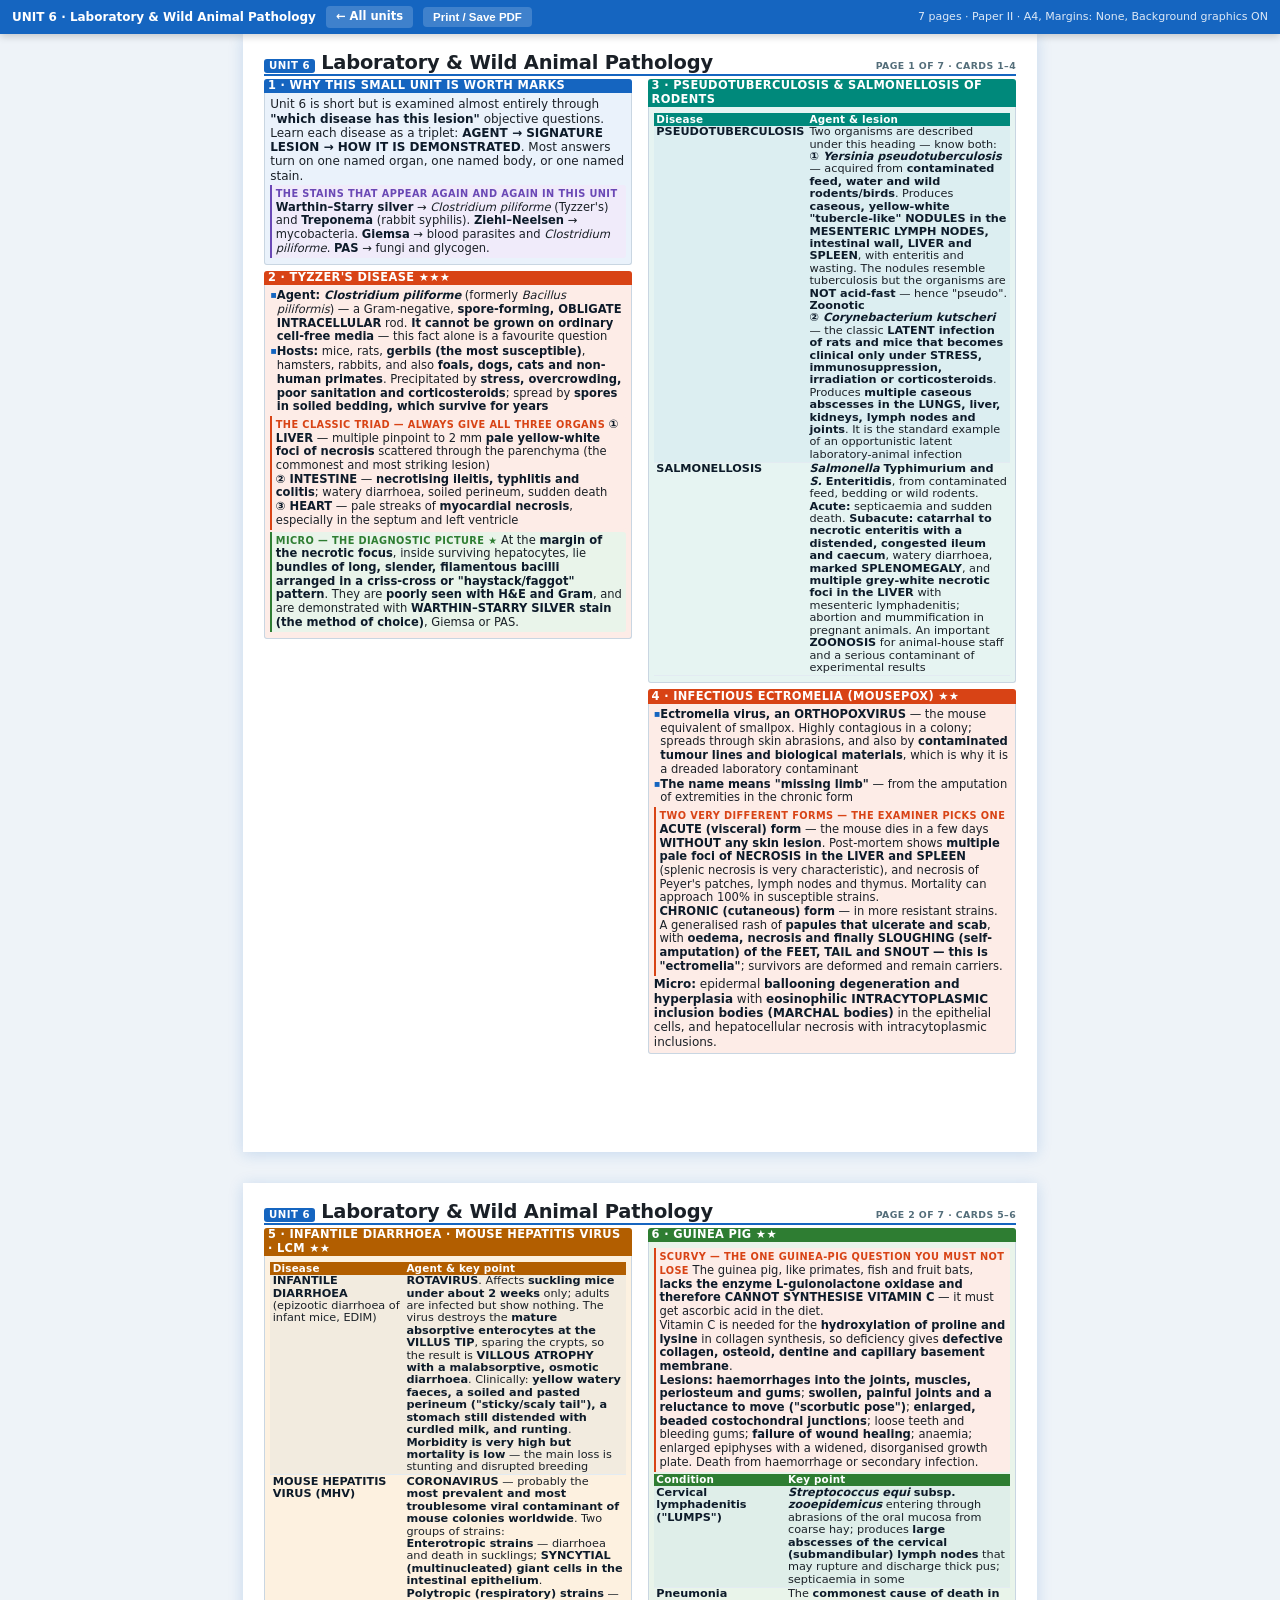
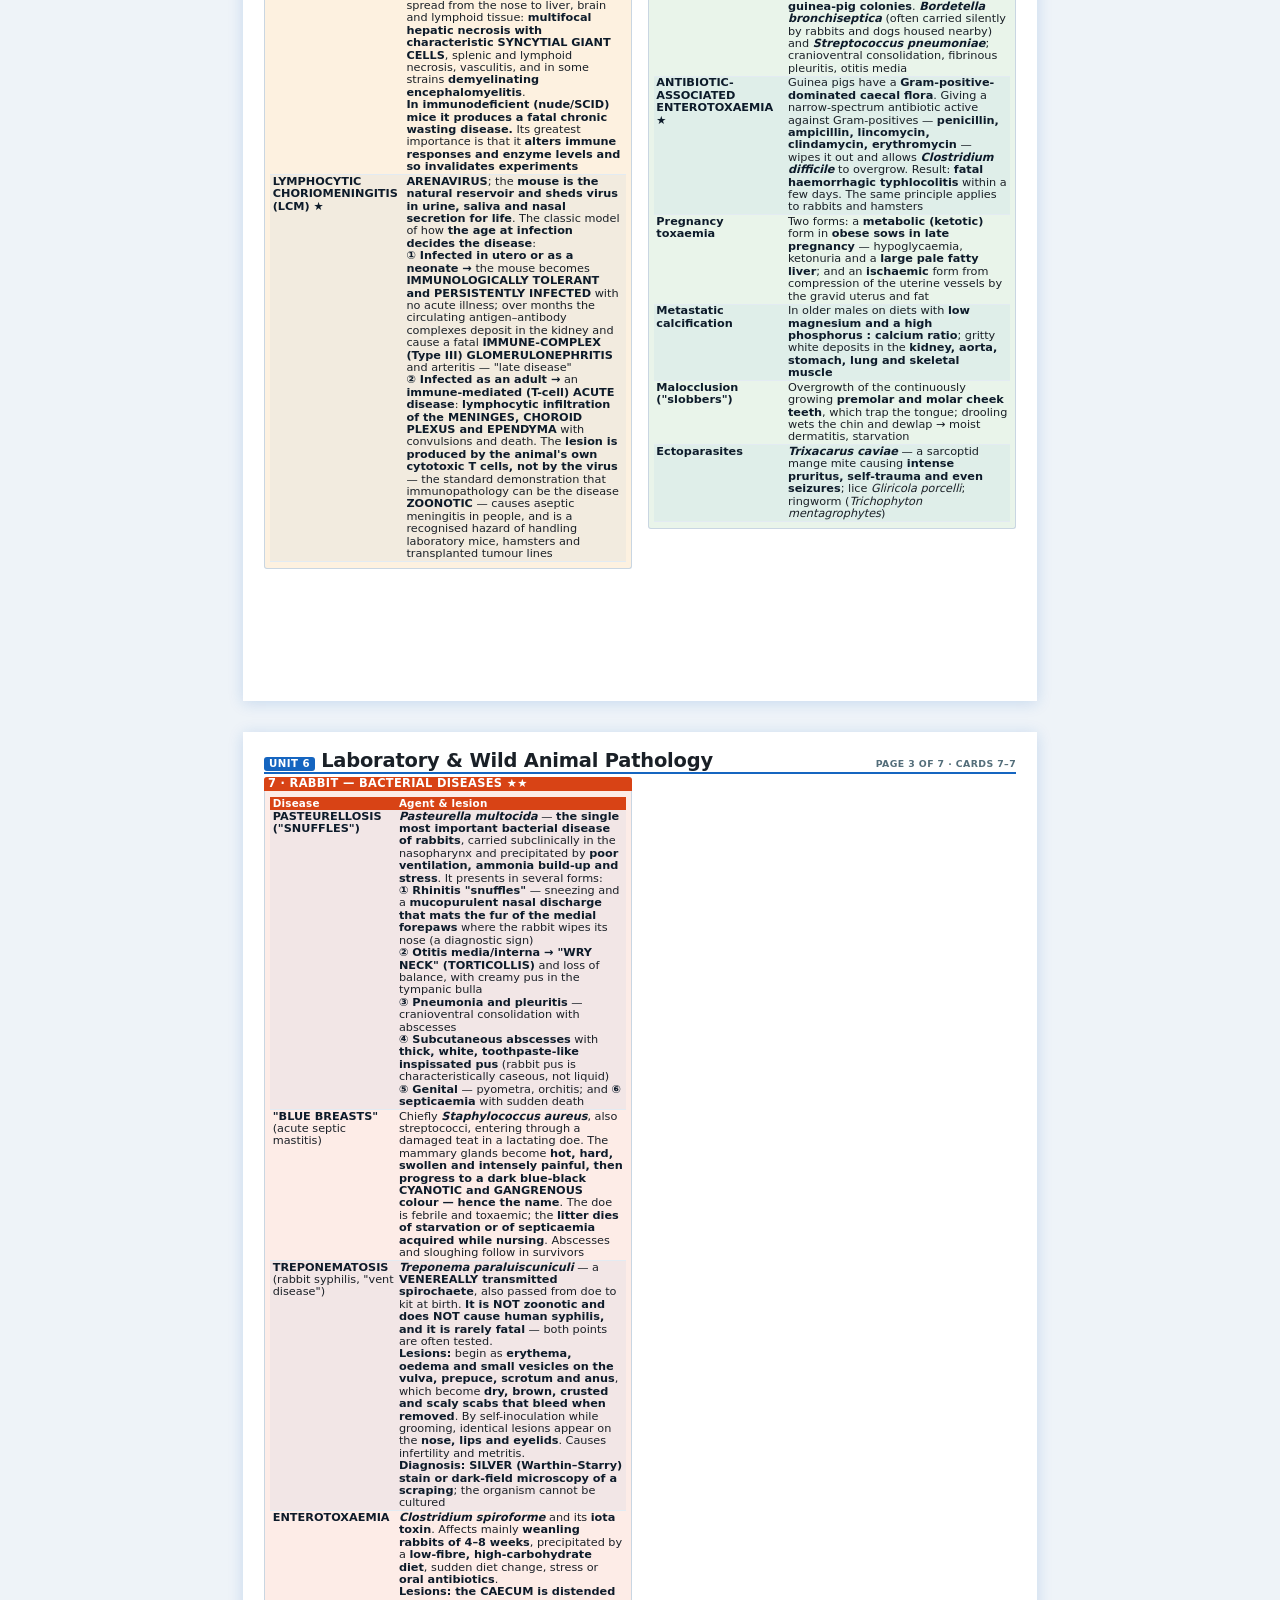
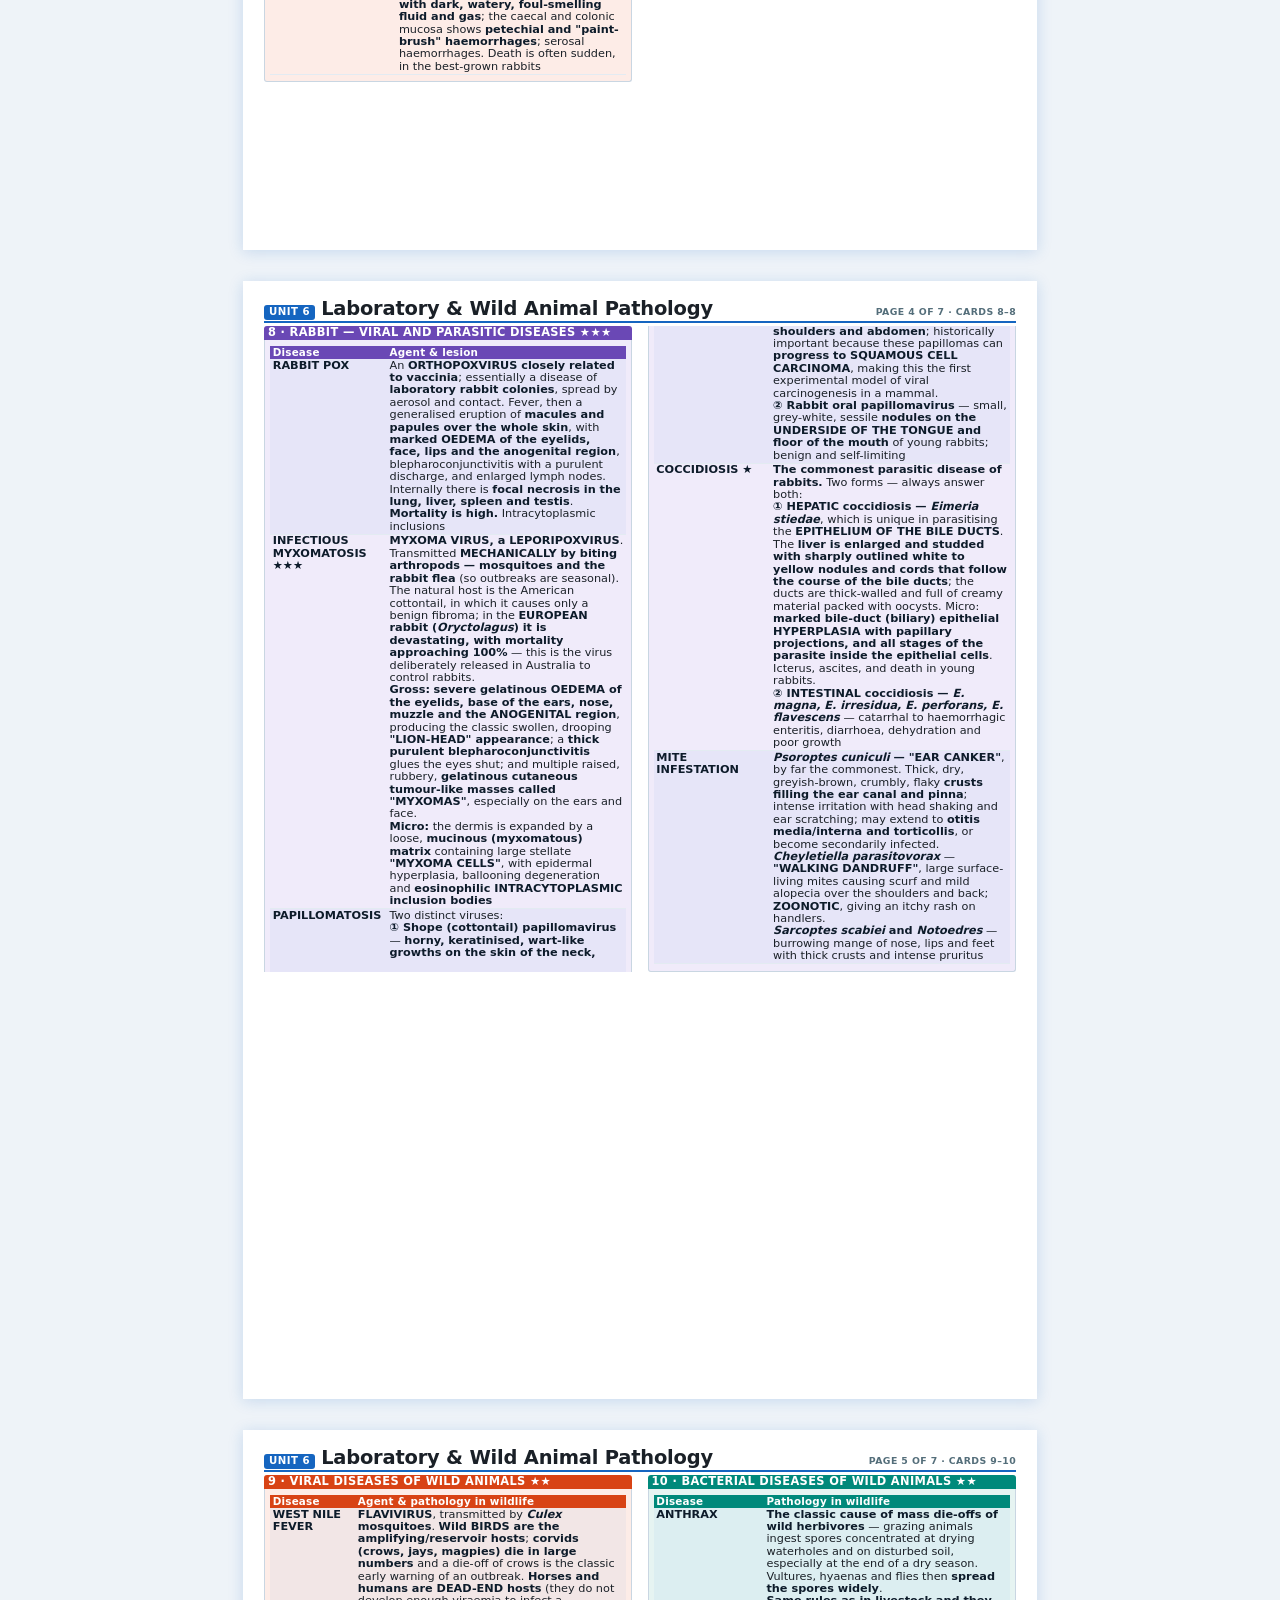
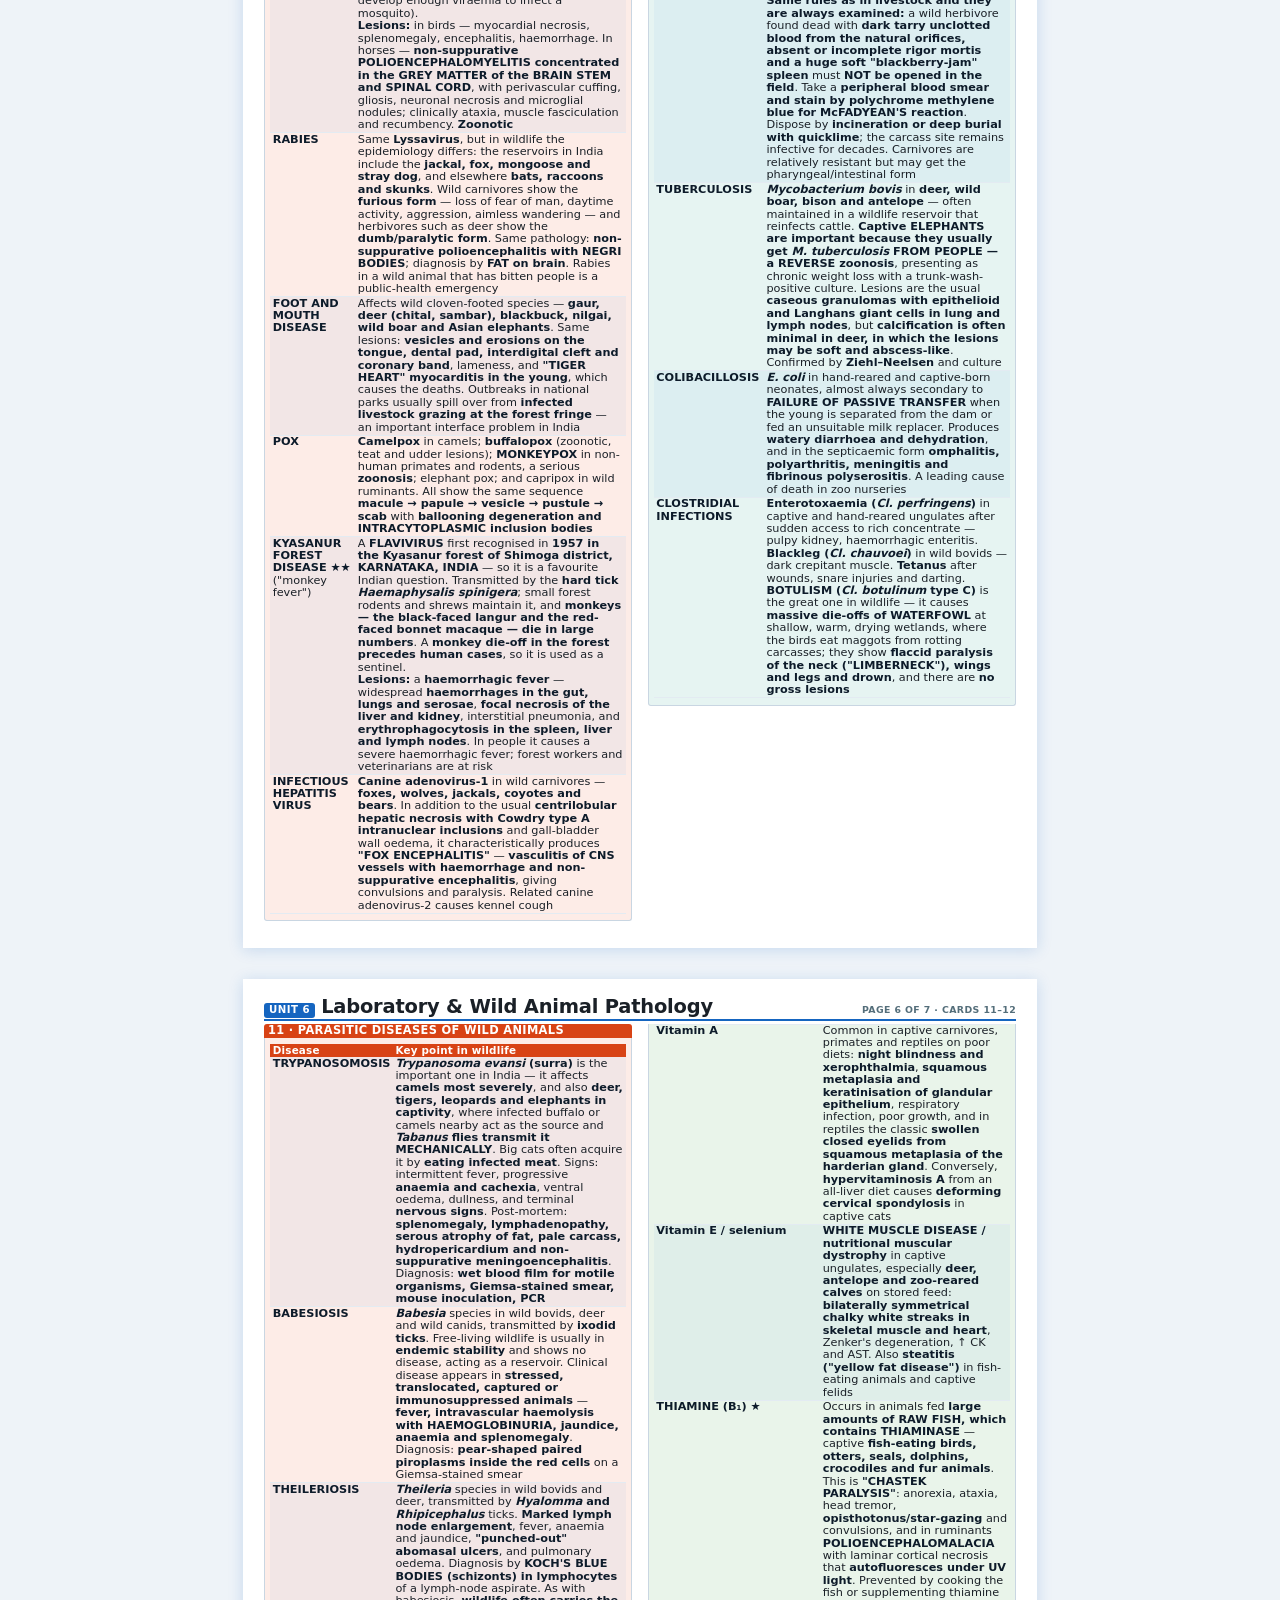
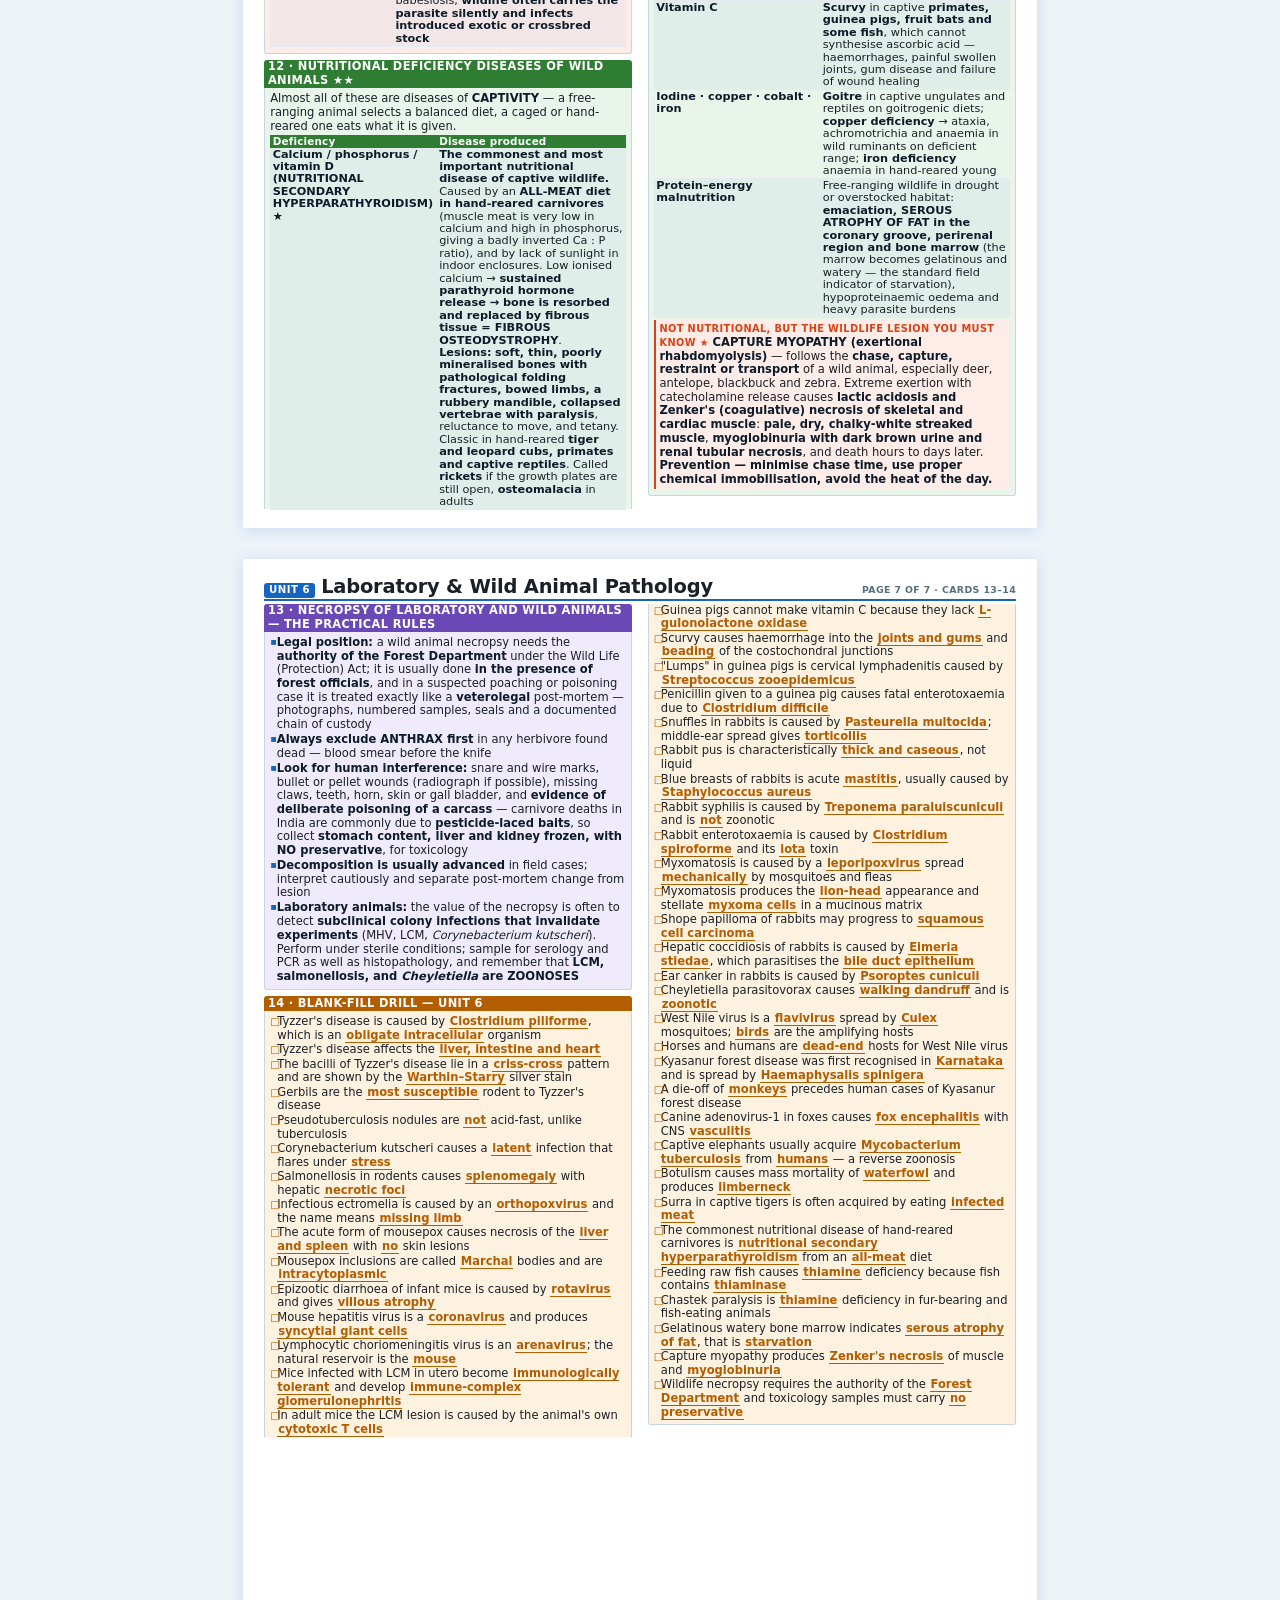
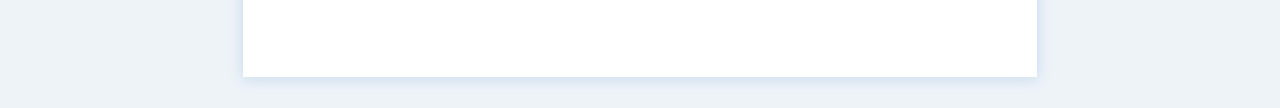
<file: revision/unit-6.html>
<!DOCTYPE html>
<html lang="en">
<head>
<meta charset="utf-8">
<meta name="viewport" content="width=device-width,initial-scale=1">
<title>Unit 6 — Laboratory &amp; Wild Animals · Rapid Revision</title>
<link rel="stylesheet" href="assets/revision.css?v=7">
</head>
<body>

<div class="bar">
  <span class="t">UNIT 6 · Laboratory &amp; Wild Animal Pathology</span>
  <a href="index.html">← All units</a>
  <button onclick="window.print()">Print / Save PDF</button>
  <span class="sp">7 pages · Paper II · A4, Margins: None, Background graphics ON</span>
</div>

<!-- ================== PAGE 1 ================== -->
<section class="page">
  <div class="masthead">
    <span class="u">UNIT 6</span><h1>Laboratory &amp; Wild Animal Pathology</h1>
    <span class="pg">PAGE 1 OF 7 &middot; CARDS 1&ndash;4</span>
  </div>
  <div class="cols">

    <div class="box t1">
      <h2>1 · Why this small unit is worth marks</h2>
      <div class="body">
        Unit 6 is short but is examined almost entirely through <b>"which disease has this lesion"</b> objective questions. Learn each disease as a triplet: <b>AGENT → SIGNATURE LESION → HOW IT IS DEMONSTRATED</b>. Most answers turn on one named organ, one named body, or one named stain.
        <div class="mem"><span class="lbl">The stains that appear again and again in this unit</span> <b>Warthin–Starry silver</b> → <i>Clostridium piliforme</i> (Tyzzer's) and <b>Treponema</b> (rabbit syphilis). <b>Ziehl–Neelsen</b> → mycobacteria. <b>Giemsa</b> → blood parasites and <i>Clostridium piliforme</i>. <b>PAS</b> → fungi and glycogen.</div>
      </div>
    </div>

    <div class="box t5">
      <h2>2 · TYZZER'S DISEASE ★★★</h2>
      <div class="body">
        <ul class="sm">
          <li><b>Agent: <i>Clostridium piliforme</i></b> (formerly <i>Bacillus piliformis</i>) — a Gram-negative, <b>spore-forming, OBLIGATE INTRACELLULAR</b> rod. <b>It cannot be grown on ordinary cell-free media</b> — this fact alone is a favourite question</li>
          <li><b>Hosts:</b> mice, rats, <b>gerbils (the most susceptible)</b>, hamsters, rabbits, and also <b>foals, dogs, cats and non-human primates</b>. Precipitated by <b>stress, overcrowding, poor sanitation and corticosteroids</b>; spread by <b>spores in soiled bedding, which survive for years</b></li>
        </ul>
        <div class="trap"><span class="lbl">THE CLASSIC TRIAD — always give all three organs</span>
          <b>① LIVER</b> — multiple pinpoint to 2 mm <b>pale yellow-white foci of necrosis</b> scattered through the parenchyma (the commonest and most striking lesion)<br>
          <b>② INTESTINE</b> — <b>necrotising ileitis, typhlitis and colitis</b>; watery diarrhoea, soiled perineum, sudden death<br>
          <b>③ HEART</b> — pale streaks of <b>myocardial necrosis</b>, especially in the septum and left ventricle</div>
        <div class="fact"><span class="lbl">Micro — the diagnostic picture ★</span> At the <b>margin of the necrotic focus</b>, inside surviving hepatocytes, lie <b>bundles of long, slender, filamentous bacilli arranged in a criss-cross or "haystack/faggot" pattern</b>. They are <b>poorly seen with H&amp;E and Gram</b>, and are demonstrated with <b>WARTHIN–STARRY SILVER stain (the method of choice)</b>, Giemsa or PAS.</div>
      </div>
    </div>

    <div class="box t2">
      <h2>3 · Pseudotuberculosis &amp; Salmonellosis of rodents</h2>
      <div class="body">
        <table class="tt">
          <tr><th>Disease</th><th>Agent &amp; lesion</th></tr>
          <tr><td><b>PSEUDOTUBERCULOSIS</b></td><td>Two organisms are described under this heading — know both:<br><b>① <i>Yersinia pseudotuberculosis</i></b> — acquired from <b>contaminated feed, water and wild rodents/birds</b>. Produces <b>caseous, yellow-white "tubercle-like" NODULES in the MESENTERIC LYMPH NODES, intestinal wall, LIVER and SPLEEN</b>, with enteritis and wasting. The nodules resemble tuberculosis but the organisms are <b>NOT acid-fast</b> — hence "pseudo". <b>Zoonotic</b><br><b>② <i>Corynebacterium kutscheri</i></b> — the classic <b>LATENT infection of rats and mice that becomes clinical only under STRESS, immunosuppression, irradiation or corticosteroids</b>. Produces <b>multiple caseous abscesses in the LUNGS, liver, kidneys, lymph nodes and joints</b>. It is the standard example of an opportunistic latent laboratory-animal infection</td></tr>
          <tr><td><b>SALMONELLOSIS</b></td><td><b><i>Salmonella</i> Typhimurium and <i>S.</i> Enteritidis</b>, from contaminated feed, bedding or wild rodents. <b>Acute:</b> septicaemia and sudden death. <b>Subacute:</b> <b>catarrhal to necrotic enteritis with a distended, congested ileum and caecum</b>, watery diarrhoea, <b>marked SPLENOMEGALY</b>, and <b>multiple grey-white necrotic foci in the LIVER</b> with mesenteric lymphadenitis; abortion and mummification in pregnant animals. An important <b>ZOONOSIS</b> for animal-house staff and a serious contaminant of experimental results</td></tr>
        </table>
      </div>
    </div>

    <div class="box t5">
      <h2>4 · INFECTIOUS ECTROMELIA (mousepox) ★★</h2>
      <div class="body">
        <ul class="sm">
          <li><b>Ectromelia virus, an ORTHOPOXVIRUS</b> — the mouse equivalent of smallpox. Highly contagious in a colony; spreads through skin abrasions, and also by <b>contaminated tumour lines and biological materials</b>, which is why it is a dreaded laboratory contaminant</li>
          <li><b>The name means "missing limb"</b> — from the amputation of extremities in the chronic form</li>
        </ul>
        <div class="trap"><span class="lbl">Two very different forms — the examiner picks one</span>
          <b>ACUTE (visceral) form</b> — the mouse dies in a few days <b>WITHOUT any skin lesion</b>. Post-mortem shows <b>multiple pale foci of NECROSIS in the LIVER and SPLEEN</b> (splenic necrosis is very characteristic), and necrosis of Peyer's patches, lymph nodes and thymus. Mortality can approach 100% in susceptible strains.<br>
          <b>CHRONIC (cutaneous) form</b> — in more resistant strains. A generalised rash of <b>papules that ulcerate and scab</b>, with <b>oedema, necrosis and finally SLOUGHING (self-amputation) of the FEET, TAIL and SNOUT — this is "ectromelia"</b>; survivors are deformed and remain carriers.</div>
        <b>Micro:</b> epidermal <b>ballooning degeneration and hyperplasia</b> with <b>eosinophilic INTRACYTOPLASMIC inclusion bodies (MARCHAL bodies)</b> in the epithelial cells, and hepatocellular necrosis with intracytoplasmic inclusions.
      </div>
    </div>

  </div>
</section>

<!-- ================== PAGE 2 ================== -->
<section class="page">
  <div class="masthead">
    <span class="u">UNIT 6</span><h1>Laboratory &amp; Wild Animal Pathology</h1>
    <span class="pg">PAGE 2 OF 7 &middot; CARDS 5&ndash;6</span>
  </div>
  <div class="cols">

    <div class="box t4">
      <h2>5 · Infantile diarrhoea · Mouse hepatitis virus · LCM ★★</h2>
      <div class="body">
        <table class="ta">
          <tr><th>Disease</th><th>Agent &amp; key point</th></tr>
          <tr><td><b>INFANTILE DIARRHOEA</b><br>(epizootic diarrhoea of infant mice, EDIM)</td><td><b>ROTAVIRUS</b>. Affects <b>suckling mice under about 2 weeks</b> only; adults are infected but show nothing. The virus destroys the <b>mature absorptive enterocytes at the VILLUS TIP</b>, sparing the crypts, so the result is <b>VILLOUS ATROPHY with a malabsorptive, osmotic diarrhoea</b>. Clinically: <b>yellow watery faeces, a soiled and pasted perineum ("sticky/scaly tail"), a stomach still distended with curdled milk, and runting</b>. <b>Morbidity is very high but mortality is low</b> — the main loss is stunting and disrupted breeding</td></tr>
          <tr><td><b>MOUSE HEPATITIS VIRUS (MHV)</b></td><td><b>CORONAVIRUS</b> — probably the <b>most prevalent and most troublesome viral contaminant of mouse colonies worldwide</b>. Two groups of strains:<br><b>Enterotropic strains</b> — diarrhoea and death in sucklings; <b>SYNCYTIAL (multinucleated) giant cells in the intestinal epithelium</b>.<br><b>Polytropic (respiratory) strains</b> — spread from the nose to liver, brain and lymphoid tissue: <b>multifocal hepatic necrosis with characteristic SYNCYTIAL GIANT CELLS</b>, splenic and lymphoid necrosis, vasculitis, and in some strains <b>demyelinating encephalomyelitis</b>.<br><b>In immunodeficient (nude/SCID) mice it produces a fatal chronic wasting disease.</b> Its greatest importance is that it <b>alters immune responses and enzyme levels and so invalidates experiments</b></td></tr>
          <tr><td><b>LYMPHOCYTIC CHORIOMENINGITIS (LCM) ★</b></td><td><b>ARENAVIRUS</b>; the <b>mouse is the natural reservoir and sheds virus in urine, saliva and nasal secretion for life</b>. The classic model of how <b>the age at infection decides the disease</b>:<br><b>① Infected in utero or as a neonate →</b> the mouse becomes <b>IMMUNOLOGICALLY TOLERANT and PERSISTENTLY INFECTED</b> with no acute illness; over months the circulating antigen–antibody complexes deposit in the kidney and cause a fatal <b>IMMUNE-COMPLEX (Type III) GLOMERULONEPHRITIS</b> and arteritis — "late disease"<br><b>② Infected as an adult →</b> an <b>immune-mediated (T-cell) ACUTE disease</b>: <b>lymphocytic infiltration of the MENINGES, CHOROID PLEXUS and EPENDYMA</b> with convulsions and death. The <b>lesion is produced by the animal's own cytotoxic T cells, not by the virus</b> — the standard demonstration that immunopathology can be the disease<br><b>ZOONOTIC</b> — causes aseptic meningitis in people, and is a recognised hazard of handling laboratory mice, hamsters and transplanted tumour lines</td></tr>
        </table>
      </div>
    </div>

    <div class="box t6">
      <h2>6 · GUINEA PIG ★★</h2>
      <div class="body">
        <div class="trap"><span class="lbl">SCURVY — the one guinea-pig question you must not lose</span> The guinea pig, like primates, fish and fruit bats, <b>lacks the enzyme L-gulonolactone oxidase and therefore CANNOT SYNTHESISE VITAMIN C</b> — it must get ascorbic acid in the diet.<br>
        Vitamin C is needed for the <b>hydroxylation of proline and lysine</b> in collagen synthesis, so deficiency gives <b>defective collagen, osteoid, dentine and capillary basement membrane</b>.<br>
        <b>Lesions:</b> <b>haemorrhages into the joints, muscles, periosteum and gums</b>; <b>swollen, painful joints and a reluctance to move ("scorbutic pose")</b>; <b>enlarged, beaded costochondral junctions</b>; loose teeth and bleeding gums; <b>failure of wound healing</b>; anaemia; enlarged epiphyses with a widened, disorganised growth plate. Death from haemorrhage or secondary infection.</div>
        <table class="tg">
          <tr><th>Condition</th><th>Key point</th></tr>
          <tr><td><b>Cervical lymphadenitis ("LUMPS")</b></td><td><b><i>Streptococcus equi</i> subsp. <i>zooepidemicus</i></b> entering through abrasions of the oral mucosa from coarse hay; produces <b>large abscesses of the cervical (submandibular) lymph nodes</b> that may rupture and discharge thick pus; septicaemia in some</td></tr>
          <tr><td><b>Pneumonia</b></td><td>The <b>commonest cause of death in guinea-pig colonies</b>. <b><i>Bordetella bronchiseptica</i></b> (often carried silently by rabbits and dogs housed nearby) and <b><i>Streptococcus pneumoniae</i></b>; cranioventral consolidation, fibrinous pleuritis, otitis media</td></tr>
          <tr><td><b>ANTIBIOTIC-ASSOCIATED ENTEROTOXAEMIA ★</b></td><td>Guinea pigs have a <b>Gram-positive-dominated caecal flora</b>. Giving a narrow-spectrum antibiotic active against Gram-positives — <b>penicillin, ampicillin, lincomycin, clindamycin, erythromycin</b> — wipes it out and allows <b><i>Clostridium difficile</i></b> to overgrow. Result: <b>fatal haemorrhagic typhlocolitis</b> within a few days. The same principle applies to rabbits and hamsters</td></tr>
          <tr><td><b>Pregnancy toxaemia</b></td><td>Two forms: a <b>metabolic (ketotic)</b> form in <b>obese sows in late pregnancy</b> — hypoglycaemia, ketonuria and a <b>large pale fatty liver</b>; and an <b>ischaemic</b> form from compression of the uterine vessels by the gravid uterus and fat</td></tr>
          <tr><td><b>Metastatic calcification</b></td><td>In older males on diets with <b>low magnesium and a high phosphorus : calcium ratio</b>; gritty white deposits in the <b>kidney, aorta, stomach, lung and skeletal muscle</b></td></tr>
          <tr><td><b>Malocclusion ("slobbers")</b></td><td>Overgrowth of the continuously growing <b>premolar and molar cheek teeth</b>, which trap the tongue; drooling wets the chin and dewlap → moist dermatitis, starvation</td></tr>
          <tr><td><b>Ectoparasites</b></td><td><b><i>Trixacarus caviae</i></b> — a sarcoptid mange mite causing <b>intense pruritus, self-trauma and even seizures</b>; lice <i>Gliricola porcelli</i>; ringworm (<i>Trichophyton mentagrophytes</i>)</td></tr>
        </table>
      </div>
    </div>

  </div>
</section>

<!-- ================== PAGE 3 ================== -->
<section class="page">
  <div class="masthead">
    <span class="u">UNIT 6</span><h1>Laboratory &amp; Wild Animal Pathology</h1>
    <span class="pg">PAGE 3 OF 7 &middot; CARDS 7&ndash;7</span>
  </div>
  <div class="cols">

    <div class="box t5">
      <h2>7 · RABBIT — bacterial diseases ★★</h2>
      <div class="body">
        <table class="tc">
          <tr><th>Disease</th><th>Agent &amp; lesion</th></tr>
          <tr><td><b>PASTEURELLOSIS ("SNUFFLES")</b></td><td><b><i>Pasteurella multocida</i></b> — <b>the single most important bacterial disease of rabbits</b>, carried subclinically in the nasopharynx and precipitated by <b>poor ventilation, ammonia build-up and stress</b>. It presents in several forms:<br><b>① Rhinitis "snuffles"</b> — sneezing and a <b>mucopurulent nasal discharge that mats the fur of the medial forepaws</b> where the rabbit wipes its nose (a diagnostic sign)<br><b>② Otitis media/interna → "WRY NECK" (TORTICOLLIS)</b> and loss of balance, with creamy pus in the tympanic bulla<br><b>③ Pneumonia and pleuritis</b> — cranioventral consolidation with abscesses<br><b>④ Subcutaneous abscesses</b> with <b>thick, white, toothpaste-like inspissated pus</b> (rabbit pus is characteristically caseous, not liquid)<br><b>⑤ Genital</b> — pyometra, orchitis; and <b>⑥ septicaemia</b> with sudden death</td></tr>
          <tr><td><b>"BLUE BREASTS"</b><br>(acute septic mastitis)</td><td>Chiefly <b><i>Staphylococcus aureus</i></b>, also streptococci, entering through a damaged teat in a lactating doe. The mammary glands become <b>hot, hard, swollen and intensely painful, then progress to a dark blue-black CYANOTIC and GANGRENOUS colour — hence the name</b>. The doe is febrile and toxaemic; the <b>litter dies of starvation or of septicaemia acquired while nursing</b>. Abscesses and sloughing follow in survivors</td></tr>
          <tr><td><b>TREPONEMATOSIS</b><br>(rabbit syphilis, "vent disease")</td><td><b><i>Treponema paraluiscuniculi</i></b> — a <b>VENEREALLY transmitted spirochaete</b>, also passed from doe to kit at birth. <b>It is NOT zoonotic and does NOT cause human syphilis, and it is rarely fatal</b> — both points are often tested.<br><b>Lesions:</b> begin as <b>erythema, oedema and small vesicles on the vulva, prepuce, scrotum and anus</b>, which become <b>dry, brown, crusted and scaly scabs that bleed when removed</b>. By self-inoculation while grooming, identical lesions appear on the <b>nose, lips and eyelids</b>. Causes infertility and metritis.<br><b>Diagnosis: SILVER (Warthin–Starry) stain or dark-field microscopy of a scraping</b>; the organism cannot be cultured</td></tr>
          <tr><td><b>ENTEROTOXAEMIA</b></td><td><b><i>Clostridium spiroforme</i></b> and its <b>iota toxin</b>. Affects mainly <b>weanling rabbits of 4–8 weeks</b>, precipitated by a <b>low-fibre, high-carbohydrate diet</b>, sudden diet change, stress or <b>oral antibiotics</b>.<br><b>Lesions: the CAECUM is distended with dark, watery, foul-smelling fluid and gas</b>; the caecal and colonic mucosa shows <b>petechial and "paint-brush" haemorrhages</b>; serosal haemorrhages. Death is often sudden, in the best-grown rabbits</td></tr>
        </table>
      </div>
    </div>

  </div>
</section>

<!-- ================== PAGE 4 ================== -->
<section class="page">
  <div class="masthead">
    <span class="u">UNIT 6</span><h1>Laboratory &amp; Wild Animal Pathology</h1>
    <span class="pg">PAGE 4 OF 7 &middot; CARDS 8&ndash;8</span>
  </div>
  <div class="cols">

    <div class="box t3 box--flow">
      <h2>8 · RABBIT — viral and parasitic diseases ★★★</h2>
      <div class="body">
        <table class="tp">
          <tr><th>Disease</th><th>Agent &amp; lesion</th></tr>
          <tr><td><b>RABBIT POX</b></td><td>An <b>ORTHOPOXVIRUS closely related to vaccinia</b>; essentially a disease of <b>laboratory rabbit colonies</b>, spread by aerosol and contact. Fever, then a generalised eruption of <b>macules and papules over the whole skin</b>, with <b>marked OEDEMA of the eyelids, face, lips and the anogenital region</b>, blepharoconjunctivitis with a purulent discharge, and enlarged lymph nodes. Internally there is <b>focal necrosis in the lung, liver, spleen and testis</b>. <b>Mortality is high.</b> Intracytoplasmic inclusions</td></tr>
          <tr><td><b>INFECTIOUS MYXOMATOSIS ★★★</b></td><td><b>MYXOMA VIRUS, a LEPORIPOXVIRUS</b>. Transmitted <b>MECHANICALLY by biting arthropods — mosquitoes and the rabbit flea</b> (so outbreaks are seasonal). The natural host is the American cottontail, in which it causes only a benign fibroma; in the <b>EUROPEAN rabbit (<i>Oryctolagus</i>) it is devastating, with mortality approaching 100%</b> — this is the virus deliberately released in Australia to control rabbits.<br><b>Gross:</b> <b>severe gelatinous OEDEMA of the eyelids, base of the ears, nose, muzzle and the ANOGENITAL region</b>, producing the classic swollen, drooping <b>"LION-HEAD" appearance</b>; a <b>thick purulent blepharoconjunctivitis</b> glues the eyes shut; and multiple raised, rubbery, <b>gelatinous cutaneous tumour-like masses called "MYXOMAS"</b>, especially on the ears and face.<br><b>Micro:</b> the dermis is expanded by a loose, <b>mucinous (myxomatous) matrix</b> containing large stellate <b>"MYXOMA CELLS"</b>, with epidermal hyperplasia, ballooning degeneration and <b>eosinophilic INTRACYTOPLASMIC inclusion bodies</b></td></tr>
          <tr><td><b>PAPILLOMATOSIS</b></td><td>Two distinct viruses:<br><b>① Shope (cottontail) papillomavirus</b> — <b>horny, keratinised, wart-like growths on the skin of the neck, shoulders and abdomen</b>; historically important because these papillomas can <b>progress to SQUAMOUS CELL CARCINOMA</b>, making this the first experimental model of viral carcinogenesis in a mammal.<br><b>② Rabbit oral papillomavirus</b> — small, grey-white, sessile <b>nodules on the UNDERSIDE OF THE TONGUE and floor of the mouth</b> of young rabbits; benign and self-limiting</td></tr>
          <tr><td><b>COCCIDIOSIS ★</b></td><td><b>The commonest parasitic disease of rabbits.</b> Two forms — always answer both:<br><b>① HEPATIC coccidiosis — <i>Eimeria stiedae</i></b>, which is unique in parasitising the <b>EPITHELIUM OF THE BILE DUCTS</b>. The <b>liver is enlarged and studded with sharply outlined white to yellow nodules and cords that follow the course of the bile ducts</b>; the ducts are thick-walled and full of creamy material packed with oocysts. Micro: <b>marked bile-duct (biliary) epithelial HYPERPLASIA with papillary projections, and all stages of the parasite inside the epithelial cells</b>. Icterus, ascites, and death in young rabbits.<br><b>② INTESTINAL coccidiosis — <i>E. magna, E. irresidua, E. perforans, E. flavescens</i></b> — catarrhal to haemorrhagic enteritis, diarrhoea, dehydration and poor growth</td></tr>
          <tr><td><b>MITE INFESTATION</b></td><td><b><i>Psoroptes cuniculi</i> — "EAR CANKER"</b>, by far the commonest. Thick, dry, greyish-brown, crumbly, flaky <b>crusts filling the ear canal and pinna</b>; intense irritation with head shaking and ear scratching; may extend to <b>otitis media/interna and torticollis</b>, or become secondarily infected.<br><b><i>Cheyletiella parasitovorax</i></b> — <b>"WALKING DANDRUFF"</b>, large surface-living mites causing scurf and mild alopecia over the shoulders and back; <b>ZOONOTIC</b>, giving an itchy rash on handlers.<br><b><i>Sarcoptes scabiei</i> and <i>Notoedres</i></b> — burrowing mange of nose, lips and feet with thick crusts and intense pruritus</td></tr>
        </table>
      </div>
    </div>

  </div>
</section>

<!-- ================== PAGE 5 ================== -->
<section class="page">
  <div class="masthead">
    <span class="u">UNIT 6</span><h1>Laboratory &amp; Wild Animal Pathology</h1>
    <span class="pg">PAGE 5 OF 7 &middot; CARDS 9&ndash;10</span>
  </div>
  <div class="cols">

    <div class="box t5">
      <h2>9 · VIRAL DISEASES OF WILD ANIMALS ★★</h2>
      <div class="body">
        <table class="tc">
          <tr><th>Disease</th><th>Agent &amp; pathology in wildlife</th></tr>
          <tr><td><b>WEST NILE FEVER</b></td><td><b>FLAVIVIRUS</b>, transmitted by <b><i>Culex</i> mosquitoes</b>. <b>Wild BIRDS are the amplifying/reservoir hosts</b>; <b>corvids (crows, jays, magpies) die in large numbers</b> and a die-off of crows is the classic early warning of an outbreak. <b>Horses and humans are DEAD-END hosts</b> (they do not develop enough viraemia to infect a mosquito).<br><b>Lesions:</b> in birds — myocardial necrosis, splenomegaly, encephalitis, haemorrhage. In horses — <b>non-suppurative POLIOENCEPHALOMYELITIS concentrated in the GREY MATTER of the BRAIN STEM and SPINAL CORD</b>, with perivascular cuffing, gliosis, neuronal necrosis and microglial nodules; clinically ataxia, muscle fasciculation and recumbency. <b>Zoonotic</b></td></tr>
          <tr><td><b>RABIES</b></td><td>Same <b>Lyssavirus</b>, but in wildlife the epidemiology differs: the reservoirs in India include the <b>jackal, fox, mongoose and stray dog</b>, and elsewhere <b>bats, raccoons and skunks</b>. Wild carnivores show the <b>furious form</b> — loss of fear of man, daytime activity, aggression, aimless wandering — and herbivores such as deer show the <b>dumb/paralytic form</b>. Same pathology: <b>non-suppurative polioencephalitis with NEGRI BODIES</b>; diagnosis by <b>FAT on brain</b>. Rabies in a wild animal that has bitten people is a public-health emergency</td></tr>
          <tr><td><b>FOOT AND MOUTH DISEASE</b></td><td>Affects wild cloven-footed species — <b>gaur, deer (chital, sambar), blackbuck, nilgai, wild boar and Asian elephants</b>. Same lesions: <b>vesicles and erosions on the tongue, dental pad, interdigital cleft and coronary band</b>, lameness, and <b>"TIGER HEART" myocarditis in the young</b>, which causes the deaths. Outbreaks in national parks usually spill over from <b>infected livestock grazing at the forest fringe</b> — an important interface problem in India</td></tr>
          <tr><td><b>POX</b></td><td><b>Camelpox</b> in camels; <b>buffalopox</b> (zoonotic, teat and udder lesions); <b>MONKEYPOX</b> in non-human primates and rodents, a serious <b>zoonosis</b>; elephant pox; and capripox in wild ruminants. All show the same sequence <b>macule → papule → vesicle → pustule → scab</b> with <b>ballooning degeneration and INTRACYTOPLASMIC inclusion bodies</b></td></tr>
          <tr><td><b>KYASANUR FOREST DISEASE ★★</b><br>("monkey fever")</td><td>A <b>FLAVIVIRUS</b> first recognised in <b>1957 in the Kyasanur forest of Shimoga district, KARNATAKA, INDIA</b> — so it is a favourite Indian question. Transmitted by the <b>hard tick <i>Haemaphysalis spinigera</i></b>; small forest rodents and shrews maintain it, and <b>monkeys — the black-faced langur and the red-faced bonnet macaque — die in large numbers</b>. A <b>monkey die-off in the forest precedes human cases</b>, so it is used as a sentinel.<br><b>Lesions:</b> a <b>haemorrhagic fever</b> — widespread <b>haemorrhages in the gut, lungs and serosae</b>, <b>focal necrosis of the liver and kidney</b>, interstitial pneumonia, and <b>erythrophagocytosis in the spleen, liver and lymph nodes</b>. In people it causes a severe haemorrhagic fever; forest workers and veterinarians are at risk</td></tr>
          <tr><td><b>INFECTIOUS HEPATITIS VIRUS</b></td><td><b>Canine adenovirus-1</b> in wild carnivores — <b>foxes, wolves, jackals, coyotes and bears</b>. In addition to the usual <b>centrilobular hepatic necrosis with Cowdry type A intranuclear inclusions</b> and gall-bladder wall oedema, it characteristically produces <b>"FOX ENCEPHALITIS"</b> — <b>vasculitis of CNS vessels with haemorrhage and non-suppurative encephalitis</b>, giving convulsions and paralysis. Related canine adenovirus-2 causes kennel cough</td></tr>
        </table>
      </div>
    </div>

    <div class="box t2">
      <h2>10 · BACTERIAL DISEASES OF WILD ANIMALS ★★</h2>
      <div class="body">
        <table class="tt">
          <tr><th>Disease</th><th>Pathology in wildlife</th></tr>
          <tr><td><b>ANTHRAX</b></td><td><b>The classic cause of mass die-offs of wild herbivores</b> — grazing animals ingest spores concentrated at drying waterholes and on disturbed soil, especially at the end of a dry season. Vultures, hyaenas and flies then <b>spread the spores widely</b>.<br><b>Same rules as in livestock and they are always examined:</b> a wild herbivore found dead with <b>dark tarry unclotted blood from the natural orifices, absent or incomplete rigor mortis and a huge soft "blackberry-jam" spleen</b> must <b>NOT be opened in the field</b>. Take a <b>peripheral blood smear and stain by polychrome methylene blue for McFADYEAN'S reaction</b>. Dispose by <b>incineration or deep burial with quicklime</b>; the carcass site remains infective for decades. Carnivores are relatively resistant but may get the pharyngeal/intestinal form</td></tr>
          <tr><td><b>TUBERCULOSIS</b></td><td><b><i>Mycobacterium bovis</i></b> in <b>deer, wild boar, bison and antelope</b> — often maintained in a wildlife reservoir that reinfects cattle. <b>Captive ELEPHANTS are important because they usually get <i>M. tuberculosis</i> FROM PEOPLE — a REVERSE zoonosis</b>, presenting as chronic weight loss with a trunk-wash-positive culture. Lesions are the usual <b>caseous granulomas with epithelioid and Langhans giant cells in lung and lymph nodes</b>, but <b>calcification is often minimal in deer, in which the lesions may be soft and abscess-like</b>. Confirmed by <b>Ziehl–Neelsen</b> and culture</td></tr>
          <tr><td><b>COLIBACILLOSIS</b></td><td><b><i>E. coli</i></b> in hand-reared and captive-born neonates, almost always secondary to <b>FAILURE OF PASSIVE TRANSFER</b> when the young is separated from the dam or fed an unsuitable milk replacer. Produces <b>watery diarrhoea and dehydration</b>, and in the septicaemic form <b>omphalitis, polyarthritis, meningitis and fibrinous polyserositis</b>. A leading cause of death in zoo nurseries</td></tr>
          <tr><td><b>CLOSTRIDIAL INFECTIONS</b></td><td><b>Enterotoxaemia (<i>Cl. perfringens</i>)</b> in captive and hand-reared ungulates after sudden access to rich concentrate — pulpy kidney, haemorrhagic enteritis. <b>Blackleg (<i>Cl. chauvoei</i>)</b> in wild bovids — dark crepitant muscle. <b>Tetanus</b> after wounds, snare injuries and darting. <b>BOTULISM (<i>Cl. botulinum</i> type C)</b> is the great one in wildlife — it causes <b>massive die-offs of WATERFOWL</b> at shallow, warm, drying wetlands, where the birds eat maggots from rotting carcasses; they show <b>flaccid paralysis of the neck ("LIMBERNECK"), wings and legs and drown</b>, and there are <b>no gross lesions</b></td></tr>
        </table>
      </div>
    </div>

  </div>
</section>

<!-- ================== PAGE 6 ================== -->
<section class="page">
  <div class="masthead">
    <span class="u">UNIT 6</span><h1>Laboratory &amp; Wild Animal Pathology</h1>
    <span class="pg">PAGE 6 OF 7 &middot; CARDS 11&ndash;12</span>
  </div>
  <div class="cols">

    <div class="box t5">
      <h2>11 · PARASITIC DISEASES OF WILD ANIMALS</h2>
      <div class="body">
        <table class="tc">
          <tr><th>Disease</th><th>Key point in wildlife</th></tr>
          <tr><td><b>TRYPANOSOMOSIS</b></td><td><b><i>Trypanosoma evansi</i> (surra)</b> is the important one in India — it affects <b>camels most severely</b>, and also <b>deer, tigers, leopards and elephants in captivity</b>, where infected buffalo or camels nearby act as the source and <b><i>Tabanus</i> flies transmit it MECHANICALLY</b>. Big cats often acquire it by <b>eating infected meat</b>. Signs: intermittent fever, progressive <b>anaemia and cachexia</b>, ventral oedema, dullness, and terminal <b>nervous signs</b>. Post-mortem: <b>splenomegaly, lymphadenopathy, serous atrophy of fat, pale carcass, hydropericardium and non-suppurative meningoencephalitis</b>. Diagnosis: <b>wet blood film for motile organisms, Giemsa-stained smear, mouse inoculation, PCR</b></td></tr>
          <tr><td><b>BABESIOSIS</b></td><td><b><i>Babesia</i></b> species in wild bovids, deer and wild canids, transmitted by <b>ixodid ticks</b>. Free-living wildlife is usually in <b>endemic stability</b> and shows no disease, acting as a reservoir. Clinical disease appears in <b>stressed, translocated, captured or immunosuppressed animals</b> — <b>fever, intravascular haemolysis with HAEMOGLOBINURIA, jaundice, anaemia and splenomegaly</b>. Diagnosis: <b>pear-shaped paired piroplasms inside the red cells</b> on a Giemsa-stained smear</td></tr>
          <tr><td><b>THEILERIOSIS</b></td><td><b><i>Theileria</i></b> species in wild bovids and deer, transmitted by <b><i>Hyalomma</i> and <i>Rhipicephalus</i></b> ticks. <b>Marked lymph node enlargement</b>, fever, anaemia and jaundice, <b>"punched-out" abomasal ulcers</b>, and pulmonary oedema. Diagnosis by <b>KOCH'S BLUE BODIES (schizonts) in lymphocytes</b> of a lymph-node aspirate. As with babesiosis, <b>wildlife often carries the parasite silently and infects introduced exotic or crossbred stock</b></td></tr>
        </table>
      </div>
    </div>

    <div class="box t6 box--flow">
      <h2>12 · NUTRITIONAL DEFICIENCY DISEASES OF WILD ANIMALS ★★</h2>
      <div class="body">
        <p class="sm">Almost all of these are diseases of <b>CAPTIVITY</b> — a free-ranging animal selects a balanced diet, a caged or hand-reared one eats what it is given.</p>
        <table class="tg">
          <tr><th>Deficiency</th><th>Disease produced</th></tr>
          <tr><td><b>Calcium / phosphorus / vitamin D</b><br><b>(NUTRITIONAL SECONDARY HYPERPARATHYROIDISM) ★</b></td><td><b>The commonest and most important nutritional disease of captive wildlife.</b> Caused by an <b>ALL-MEAT diet in hand-reared carnivores</b> (muscle meat is very low in calcium and high in phosphorus, giving a badly inverted Ca : P ratio), and by lack of sunlight in indoor enclosures. Low ionised calcium → <b>sustained parathyroid hormone release → bone is resorbed and replaced by fibrous tissue = FIBROUS OSTEODYSTROPHY</b>.<br><b>Lesions:</b> <b>soft, thin, poorly mineralised bones with pathological folding fractures, bowed limbs, a rubbery mandible, collapsed vertebrae with paralysis</b>, reluctance to move, and tetany. Classic in hand-reared <b>tiger and leopard cubs, primates and captive reptiles</b>. Called <b>rickets</b> if the growth plates are still open, <b>osteomalacia</b> in adults</td></tr>
          <tr><td><b>Vitamin A</b></td><td>Common in captive carnivores, primates and reptiles on poor diets: <b>night blindness and xerophthalmia</b>, <b>squamous metaplasia and keratinisation of glandular epithelium</b>, respiratory infection, poor growth, and in reptiles the classic <b>swollen closed eyelids from squamous metaplasia of the harderian gland</b>. Conversely, <b>hypervitaminosis A</b> from an all-liver diet causes <b>deforming cervical spondylosis</b> in captive cats</td></tr>
          <tr><td><b>Vitamin E / selenium</b></td><td><b>WHITE MUSCLE DISEASE / nutritional muscular dystrophy</b> in captive ungulates, especially <b>deer, antelope and zoo-reared calves</b> on stored feed: <b>bilaterally symmetrical chalky white streaks in skeletal muscle and heart</b>, Zenker's degeneration, ↑ CK and AST. Also <b>steatitis ("yellow fat disease")</b> in fish-eating animals and captive felids</td></tr>
          <tr><td><b>THIAMINE (B₁) ★</b></td><td>Occurs in animals fed <b>large amounts of RAW FISH, which contains THIAMINASE</b> — captive <b>fish-eating birds, otters, seals, dolphins, crocodiles and fur animals</b>. This is <b>"CHASTEK PARALYSIS"</b>: anorexia, ataxia, head tremor, <b>opisthotonus/star-gazing</b> and convulsions, and in ruminants <b>POLIOENCEPHALOMALACIA</b> with laminar cortical necrosis that <b>autofluoresces under UV light</b>. Prevented by cooking the fish or supplementing thiamine</td></tr>
          <tr><td><b>Vitamin C</b></td><td><b>Scurvy</b> in captive <b>primates, guinea pigs, fruit bats and some fish</b>, which cannot synthesise ascorbic acid — haemorrhages, painful swollen joints, gum disease and failure of wound healing</td></tr>
          <tr><td><b>Iodine · copper · cobalt · iron</b></td><td><b>Goitre</b> in captive ungulates and reptiles on goitrogenic diets; <b>copper deficiency</b> → ataxia, achromotrichia and anaemia in wild ruminants on deficient range; <b>iron deficiency</b> anaemia in hand-reared young</td></tr>
          <tr><td><b>Protein–energy malnutrition</b></td><td>Free-ranging wildlife in drought or overstocked habitat: <b>emaciation, SEROUS ATROPHY OF FAT in the coronary groove, perirenal region and bone marrow</b> (the marrow becomes gelatinous and watery — the standard field indicator of starvation), hypoproteinaemic oedema and heavy parasite burdens</td></tr>
        </table>
        <div class="trap"><span class="lbl">Not nutritional, but the wildlife lesion you must know ★</span> <b>CAPTURE MYOPATHY (exertional rhabdomyolysis)</b> — follows the <b>chase, capture, restraint or transport</b> of a wild animal, especially deer, antelope, blackbuck and zebra. Extreme exertion with catecholamine release causes <b>lactic acidosis and Zenker's (coagulative) necrosis of skeletal and cardiac muscle</b>: <b>pale, dry, chalky-white streaked muscle</b>, <b>myoglobinuria with dark brown urine and renal tubular necrosis</b>, and death hours to days later. <b>Prevention — minimise chase time, use proper chemical immobilisation, avoid the heat of the day.</b></div>
      </div>
    </div>

  </div>
</section>

<!-- ================== PAGE 7 ================== -->
<section class="page">
  <div class="masthead">
    <span class="u">UNIT 6</span><h1>Laboratory &amp; Wild Animal Pathology</h1>
    <span class="pg">PAGE 7 OF 7 &middot; CARDS 13&ndash;14</span>
  </div>
  <div class="cols">

    <div class="box t3">
      <h2>13 · Necropsy of laboratory and wild animals — the practical rules</h2>
      <div class="body">
        <ul class="sm">
          <li><b>Legal position:</b> a wild animal necropsy needs the <b>authority of the Forest Department</b> under the Wild Life (Protection) Act; it is usually done <b>in the presence of forest officials</b>, and in a suspected poaching or poisoning case it is treated exactly like a <b>veterolegal</b> post-mortem — photographs, numbered samples, seals and a documented chain of custody</li>
          <li><b>Always exclude ANTHRAX first</b> in any herbivore found dead — blood smear before the knife</li>
          <li><b>Look for human interference:</b> snare and wire marks, bullet or pellet wounds (radiograph if possible), missing claws, teeth, horn, skin or gall bladder, and <b>evidence of deliberate poisoning of a carcass</b> — carnivore deaths in India are commonly due to <b>pesticide-laced baits</b>, so collect <b>stomach content, liver and kidney frozen, with NO preservative</b>, for toxicology</li>
          <li><b>Decomposition is usually advanced</b> in field cases; interpret cautiously and separate post-mortem change from lesion</li>
          <li><b>Laboratory animals:</b> the value of the necropsy is often to detect <b>subclinical colony infections that invalidate experiments</b> (MHV, LCM, <i>Corynebacterium kutscheri</i>). Perform under sterile conditions; sample for serology and PCR as well as histopathology, and remember that <b>LCM, salmonellosis, and <i>Cheyletiella</i> are ZOONOSES</b></li>
        </ul>
      </div>
    </div>

    <div class="box t4 box--flow">
      <h2>14 · BLANK-FILL DRILL — Unit 6</h2>
      <div class="body">
        <div class="fib">Tyzzer's disease is caused by <u>Clostridium piliforme</u>, which is an <u>obligate intracellular</u> organism</div>
        <div class="fib">Tyzzer's disease affects the <u>liver, intestine and heart</u></div>
        <div class="fib">The bacilli of Tyzzer's disease lie in a <u>criss-cross</u> pattern and are shown by the <u>Warthin–Starry</u> silver stain</div>
        <div class="fib">Gerbils are the <u>most susceptible</u> rodent to Tyzzer's disease</div>
        <div class="fib">Pseudotuberculosis nodules are <u>not</u> acid-fast, unlike tuberculosis</div>
        <div class="fib">Corynebacterium kutscheri causes a <u>latent</u> infection that flares under <u>stress</u></div>
        <div class="fib">Salmonellosis in rodents causes <u>splenomegaly</u> with hepatic <u>necrotic foci</u></div>
        <div class="fib">Infectious ectromelia is caused by an <u>orthopoxvirus</u> and the name means <u>missing limb</u></div>
        <div class="fib">The acute form of mousepox causes necrosis of the <u>liver and spleen</u> with <u>no</u> skin lesions</div>
        <div class="fib">Mousepox inclusions are called <u>Marchal</u> bodies and are <u>intracytoplasmic</u></div>
        <div class="fib">Epizootic diarrhoea of infant mice is caused by <u>rotavirus</u> and gives <u>villous atrophy</u></div>
        <div class="fib">Mouse hepatitis virus is a <u>coronavirus</u> and produces <u>syncytial giant cells</u></div>
        <div class="fib">Lymphocytic choriomeningitis virus is an <u>arenavirus</u>; the natural reservoir is the <u>mouse</u></div>
        <div class="fib">Mice infected with LCM in utero become <u>immunologically tolerant</u> and develop <u>immune-complex glomerulonephritis</u></div>
        <div class="fib">In adult mice the LCM lesion is caused by the animal's own <u>cytotoxic T cells</u></div>
        <div class="fib">Guinea pigs cannot make vitamin C because they lack <u>L-gulonolactone oxidase</u></div>
        <div class="fib">Scurvy causes haemorrhage into the <u>joints and gums</u> and <u>beading</u> of the costochondral junctions</div>
        <div class="fib">"Lumps" in guinea pigs is cervical lymphadenitis caused by <u>Streptococcus zooepidemicus</u></div>
        <div class="fib">Penicillin given to a guinea pig causes fatal enterotoxaemia due to <u>Clostridium difficile</u></div>
        <div class="fib">Snuffles in rabbits is caused by <u>Pasteurella multocida</u>; middle-ear spread gives <u>torticollis</u></div>
        <div class="fib">Rabbit pus is characteristically <u>thick and caseous</u>, not liquid</div>
        <div class="fib">Blue breasts of rabbits is acute <u>mastitis</u>, usually caused by <u>Staphylococcus aureus</u></div>
        <div class="fib">Rabbit syphilis is caused by <u>Treponema paraluiscuniculi</u> and is <u>not</u> zoonotic</div>
        <div class="fib">Rabbit enterotoxaemia is caused by <u>Clostridium spiroforme</u> and its <u>iota</u> toxin</div>
        <div class="fib">Myxomatosis is caused by a <u>leporipoxvirus</u> spread <u>mechanically</u> by mosquitoes and fleas</div>
        <div class="fib">Myxomatosis produces the <u>lion-head</u> appearance and stellate <u>myxoma cells</u> in a mucinous matrix</div>
        <div class="fib">Shope papilloma of rabbits may progress to <u>squamous cell carcinoma</u></div>
        <div class="fib">Hepatic coccidiosis of rabbits is caused by <u>Eimeria stiedae</u>, which parasitises the <u>bile duct epithelium</u></div>
        <div class="fib">Ear canker in rabbits is caused by <u>Psoroptes cuniculi</u></div>
        <div class="fib">Cheyletiella parasitovorax causes <u>walking dandruff</u> and is <u>zoonotic</u></div>
        <div class="fib">West Nile virus is a <u>flavivirus</u> spread by <u>Culex</u> mosquitoes; <u>birds</u> are the amplifying hosts</div>
        <div class="fib">Horses and humans are <u>dead-end</u> hosts for West Nile virus</div>
        <div class="fib">Kyasanur forest disease was first recognised in <u>Karnataka</u> and is spread by <u>Haemaphysalis spinigera</u></div>
        <div class="fib">A die-off of <u>monkeys</u> precedes human cases of Kyasanur forest disease</div>
        <div class="fib">Canine adenovirus-1 in foxes causes <u>fox encephalitis</u> with CNS <u>vasculitis</u></div>
        <div class="fib">Captive elephants usually acquire <u>Mycobacterium tuberculosis</u> from <u>humans</u> — a reverse zoonosis</div>
        <div class="fib">Botulism causes mass mortality of <u>waterfowl</u> and produces <u>limberneck</u></div>
        <div class="fib">Surra in captive tigers is often acquired by eating <u>infected meat</u></div>
        <div class="fib">The commonest nutritional disease of hand-reared carnivores is <u>nutritional secondary hyperparathyroidism</u> from an <u>all-meat</u> diet</div>
        <div class="fib">Feeding raw fish causes <u>thiamine</u> deficiency because fish contains <u>thiaminase</u></div>
        <div class="fib">Chastek paralysis is <u>thiamine</u> deficiency in fur-bearing and fish-eating animals</div>
        <div class="fib">Gelatinous watery bone marrow indicates <u>serous atrophy of fat</u>, that is <u>starvation</u></div>
        <div class="fib">Capture myopathy produces <u>Zenker's necrosis</u> of muscle and <u>myoglobinuria</u></div>
        <div class="fib">Wildlife necropsy requires the authority of the <u>Forest Department</u> and toxicology samples must carry <u>no preservative</u></div>
      </div>
    </div>

  </div>
</section>


</body>
</html>
</file>
<file: assets/css/tokens.css>
/* ============================================================
   IVRI STUDY STUDIO — SHARED DESIGN TOKENS
   ------------------------------------------------------------
   This is the ONE theme used across every IVRI subject site
   (Anatomy, Pathology, Microbiology, Biochemistry, ...).

   It is the "Academic" light theme carried over from the
   Veterinary Anatomy site: institutional medical blue on a soft
   blue-grey ground, Inter + JetBrains Mono, accessible dark
   semantic colours on light surfaces.

   *** DO NOT INVENT A NEW PALETTE FOR A NEW SUBJECT. ***
   Copy this file unchanged into the next subject site. Every
   colour, size and spacing value in the whole app comes from
   here, so the sites stay identical and there is only ever one
   file to maintain.

   Light is the DEFAULT and canonical theme. A restrained dark
   mode exists only as a night-reading convenience and uses the
   same hues — it is deliberately NOT the old neon theme.
   ============================================================ */

:root {

  /* ============================================================
     1. BRAND PALETTE — the Academic medical set
     ============================================================ */
  --ivri-blue:        #1565c0;   /* PRIMARY — institutional medical blue */
  --ivri-blue-dark:   #0d47a1;
  --ivri-blue-light:  #e8f1fb;

  --ivri-teal:        #00897b;   /* Lab / practical */
  --ivri-teal-dark:   #00695c;
  --ivri-teal-light:  #e0f2f1;

  --ivri-purple:      #6a48b5;   /* Concepts / WHY (darkened for contrast) */
  --ivri-purple-fill: #7e57c2;
  --ivri-purple-light:#ede7f6;

  --ivri-amber:       #b25e00;   /* Assessment / quiz (darkened for contrast) */
  --ivri-amber-fill:  #ffa726;   /* use for fills and gradients only */
  --ivri-amber-light: #fff5e8;

  --ivri-coral:       #d84315;   /* Warning / important */
  --ivri-sage:        #2e7d32;   /* Success / healthy */

  /* ============================================================
     2. SURFACES
     ============================================================ */
  --bg:            #f0f4f8;      /* soft blue-grey, never stark white */
  --bg-alt:        #e6edf5;
  --surface:       #ffffff;
  --surface-2:     #f7fafc;
  --surface-hover: #eef4fa;
  --overlay:       rgba(38, 50, 56, .48);

  /* Gentle gradient + dot grid behind the whole app, as on the anatomy site */
  --bg-image:
    radial-gradient(rgba(21, 101, 192, .035) 1.2px, transparent 1.2px),
    linear-gradient(135deg, #f5f7fa 0%, #e3f2fd 50%, #f0f4f8 100%);
  --bg-image-size: 24px 24px, 100% 100%;

  /* ============================================================
     3. LINES — subtle blue borders, not grey
     ============================================================ */
  --border:        rgba(21, 101, 192, .15);
  --border-strong: rgba(21, 101, 192, .30);

  /* ============================================================
     4. TEXT
     ============================================================ */
  --text:          #263238;      /* dark blue-grey */
  --text-muted:    #546e7a;
  --text-faint:    #78909c;
  --text-invert:   #ffffff;

  /* ============================================================
     5. ACCENT — set per section, defaults to primary blue
     ============================================================ */
  --accent:        var(--ivri-blue);
  --accent-soft:   rgba(21, 101, 192, .10);
  --accent-line:   rgba(21, 101, 192, .32);

  /* ============================================================
     6. STATUS — accessible dark foregrounds on pale grounds
     ============================================================ */
  --ok:            #2e7d32;
  --ok-soft:       #e8f5e9;
  --warn:          #8d5a0b;
  --warn-soft:     #fff5e8;
  --danger:        #c62828;
  --danger-soft:   #fdecea;
  --info:          #1565c0;
  --info-soft:     #e8f1fb;

  /* ============================================================
     7. HIGHLIGHTER PENS (Library / lesson highlighting)
     ============================================================ */
  --hl-yellow:        #fef08a;
  --hl-yellow-ink:    #713f12;
  --hl-yellow-border: #eab308;
  --hl-green:         #bbf7d0;
  --hl-green-ink:     #14532d;
  --hl-green-border:  #22c55e;
  --hl-blue:          #bfdbfe;
  --hl-blue-ink:      #1e3a8a;
  --hl-blue-border:   #3b82f6;
  --hl-pink:          #fbcfe8;
  --hl-pink-ink:      #831843;
  --hl-pink-border:   #ec4899;
  --hl-orange:        #fed7aa;
  --hl-orange-ink:    #7c2d12;
  --hl-orange-border: #f97316;
  --hl-purple:        #e9d5ff;
  --hl-purple-ink:    #581c87;
  --hl-purple-border: #a855f7;

  /* ============================================================
     8. ELEVATION — soft blue-tinted shadows, not black
     ============================================================ */
  --shadow-sm: 0 1px 2px rgba(21, 101, 192, .06), 0 1px 3px rgba(21, 101, 192, .04);
  --shadow-md: 0 2px 8px rgba(21, 101, 192, .08), 0 8px 30px rgba(21, 101, 192, .07);
  --shadow-lg: 0 8px 20px rgba(21, 101, 192, .10), 0 24px 60px rgba(21, 101, 192, .12);

  /* ============================================================
     9. TYPE
     ============================================================ */
  --font-sans: "Inter", ui-sans-serif, system-ui, -apple-system, "Segoe UI", Roboto, sans-serif;
  --font-mono: "JetBrains Mono", ui-monospace, "SF Mono", "Cascadia Mono", Consolas, monospace;

  --fs-xs:   0.75rem;   /* 12 */
  --fs-sm:   0.8125rem; /* 13 */
  --fs-base: 0.9375rem; /* 15 */
  --fs-md:   1rem;      /* 16 */
  --fs-lg:   1.125rem;  /* 18 */
  --fs-xl:   1.375rem;  /* 22 */
  --fs-2xl:  1.75rem;   /* 28 */
  --fs-3xl:  2.25rem;   /* 36 */
  --fs-4xl:  3rem;      /* 48 */

  --lh-tight: 1.2;
  --lh-snug:  1.4;
  --lh-body:  1.65;

  /* ============================================================
     10. SPACE, RADIUS, LAYOUT, MOTION
     ============================================================ */
  --s1: 4px;  --s2: 8px;  --s3: 12px; --s4: 16px;
  --s5: 20px; --s6: 24px; --s8: 32px; --s10: 40px;
  --s12: 48px; --s16: 64px; --s20: 80px;

  --r-sm: 6px; --r-md: 10px; --r-lg: 14px; --r-xl: 20px; --r-full: 999px;

  --sidebar-w: 268px;
  --header-h: 60px;
  --content-max: 1180px;
  --reading-max: 74ch;

  --ease: cubic-bezier(.4, 0, .2, 1);
  --dur-fast: 120ms;
  --dur: 200ms;
}

/* ============================================================
   SECTION ACCENTS
   Each area of the site tints itself from the same Academic set.
   These are the ONLY per-section colours — do not add more.
   ============================================================ */
[data-section="theory"]    { --accent: var(--ivri-blue);   --accent-soft: rgba(21, 101, 192, .10); --accent-line: rgba(21, 101, 192, .32); }
[data-section="practical"] { --accent: var(--ivri-teal);   --accent-soft: rgba(0, 137, 123, .10);  --accent-line: rgba(0, 137, 123, .32); }
[data-section="quiz"]      { --accent: var(--ivri-amber);  --accent-soft: rgba(178, 94, 0, .10);   --accent-line: rgba(178, 94, 0, .30); }
[data-section="why"]       { --accent: var(--ivri-purple); --accent-soft: rgba(106, 72, 181, .10); --accent-line: rgba(106, 72, 181, .30); }
[data-section="dashboard"] { --accent: var(--ivri-blue);   --accent-soft: rgba(21, 101, 192, .10); --accent-line: rgba(21, 101, 192, .32); }

/* ============================================================
   DARK MODE — night reading only.
   Same hues, lifted for legibility on a dark ground. Restrained
   slate surfaces; deliberately NOT the old neon theme.
   Applied only when the student explicitly chooses it, because
   the app defaults to light.
   ============================================================ */
:root[data-theme="dark"] {
  --ivri-blue:        #64b5f6;
  --ivri-blue-dark:   #90caf9;
  --ivri-blue-light:  rgba(100, 181, 246, .14);

  --ivri-teal:        #4db6ac;
  --ivri-teal-dark:   #80cbc4;
  --ivri-teal-light:  rgba(77, 182, 172, .14);

  --ivri-purple:      #b39ddb;
  --ivri-purple-fill: #b39ddb;
  --ivri-purple-light:rgba(179, 157, 219, .14);

  --ivri-amber:       #ffb74d;
  --ivri-amber-fill:  #ffb74d;
  --ivri-amber-light: rgba(255, 183, 77, .14);

  --ivri-coral:       #ff8a65;
  --ivri-sage:        #81c784;

  --bg:            #121a22;
  --bg-alt:        #172029;
  --surface:       #1b242e;
  --surface-2:     #212c38;
  --surface-hover: #263340;
  --overlay:       rgba(0, 0, 0, .62);

  --bg-image: none;
  --bg-image-size: auto;

  --border:        rgba(144, 202, 249, .16);
  --border-strong: rgba(144, 202, 249, .30);

  --text:          #e3eaf2;
  --text-muted:    #a3b3c2;
  --text-faint:    #7d8fa0;
  --text-invert:   #121a22;

  --accent:        var(--ivri-blue);
  --accent-soft:   rgba(100, 181, 246, .14);
  --accent-line:   rgba(100, 181, 246, .34);

  --ok:            #81c784;
  --ok-soft:       rgba(129, 199, 132, .14);
  --warn:          #ffb74d;
  --warn-soft:     rgba(255, 183, 77, .14);
  --danger:        #ef9a9a;
  --danger-soft:   rgba(239, 154, 154, .14);
  --info:          #64b5f6;
  --info-soft:     rgba(100, 181, 246, .14);

  --hl-yellow:        rgba(234, 179, 8, .28);
  --hl-yellow-ink:    #fef08a;
  --hl-yellow-border: #facc15;
  --hl-green:         rgba(34, 197, 94, .25);
  --hl-green-ink:     #bbf7d0;
  --hl-green-border:  #4ade80;
  --hl-blue:          rgba(59, 130, 246, .26);
  --hl-blue-ink:      #bfdbfe;
  --hl-blue-border:   #60a5fa;
  --hl-pink:          rgba(236, 72, 153, .28);
  --hl-pink-ink:      #fbcfe8;
  --hl-pink-border:   #f472b6;
  --hl-orange:        rgba(249, 115, 22, .28);
  --hl-orange-ink:    #fed7aa;
  --hl-orange-border: #fb923c;
  --hl-purple:        rgba(168, 85, 247, .28);
  --hl-purple-ink:    #e9d5ff;
  --hl-purple-border: #c084fc;

  --shadow-sm: 0 1px 2px rgba(0, 0, 0, .40);
  --shadow-md: 0 2px 8px rgba(0, 0, 0, .45), 0 12px 28px rgba(0, 0, 0, .35);
  --shadow-lg: 0 10px 30px rgba(0, 0, 0, .50), 0 30px 70px rgba(0, 0, 0, .45);
}

/* Dark-mode section accents use the lifted hues automatically,
   so only the soft tints need restating. */
:root[data-theme="dark"] [data-section="theory"],
:root[data-theme="dark"] [data-section="dashboard"] { --accent-soft: rgba(100, 181, 246, .14); --accent-line: rgba(100, 181, 246, .34); }
:root[data-theme="dark"] [data-section="practical"] { --accent-soft: rgba(77, 182, 172, .14);  --accent-line: rgba(77, 182, 172, .34); }
:root[data-theme="dark"] [data-section="quiz"]      { --accent-soft: rgba(255, 183, 77, .14);  --accent-line: rgba(255, 183, 77, .34); }
:root[data-theme="dark"] [data-section="why"]       { --accent-soft: rgba(179, 157, 219, .14); --accent-line: rgba(179, 157, 219, .34); }
</file>
<file: assets/css/main.css>
/* ============================================================
   VET PATHOLOGY STUDIO — Base + Layout + Components
   ============================================================ */

/* ---------- Reset ---------- */
*, *::before, *::after { box-sizing: border-box; }
* { margin: 0; }
html { -webkit-text-size-adjust: 100%; scroll-behavior: smooth; }
@media (prefers-reduced-motion: reduce) {
  html { scroll-behavior: auto; }
  *, *::before, *::after { animation-duration: .01ms !important; transition-duration: .01ms !important; }
}

body {
  font-family: var(--font-sans);
  font-size: var(--fs-base);
  line-height: var(--lh-body);
  color: var(--text);
  background-color: var(--bg);
  background-image: var(--bg-image);
  background-size: var(--bg-image-size);
  background-attachment: fixed;
  -webkit-font-smoothing: antialiased;
  min-height: 100vh;
}

img, svg, video { display: block; max-width: 100%; }

/* Default size for every inline icon. Components may override it. */
.ico { width: 18px; height: 18px; flex: none; }
button, input, select, textarea { font: inherit; color: inherit; }
button { cursor: pointer; background: none; border: none; }
a { color: var(--accent); text-decoration: none; }
a:hover { text-decoration: underline; }
ul, ol { padding-left: 1.25em; }
hr { border: none; border-top: 1px solid var(--border); margin: var(--s8) 0; }
[hidden] { display: none !important; }

:focus-visible {
  outline: 2px solid var(--accent);
  outline-offset: 2px;
  border-radius: var(--r-sm);
}

/* ---------- Typography ---------- */
h1, h2, h3, h4, h5 { line-height: var(--lh-tight); font-weight: 680; letter-spacing: -.015em; }
h1 { font-size: var(--fs-3xl); }
h2 { font-size: var(--fs-2xl); }
h3 { font-size: var(--fs-xl); }
h4 { font-size: var(--fs-lg); }
h5 { font-size: var(--fs-md); }

.eyebrow {
  font-family: var(--font-mono);
  font-size: var(--fs-xs);
  letter-spacing: .14em;
  text-transform: uppercase;
  color: var(--accent);
  font-weight: 600;
}
.lede { font-size: var(--fs-lg); color: var(--text-muted); line-height: var(--lh-snug); }
.muted { color: var(--text-muted); }
.faint { color: var(--text-faint); }
.mono { font-family: var(--font-mono); }
.small { font-size: var(--fs-sm); }
.center { text-align: center; }
.prose { max-width: var(--reading-max); }
.prose > * + * { margin-top: var(--s4); }
.prose h2 { margin-top: var(--s10); }
.prose h3 { margin-top: var(--s8); }
.prose li + li { margin-top: var(--s2); }

/* ============================================================
   APP SHELL
   ============================================================ */
.app { display: flex; min-height: 100vh; }

/* ---------- Sidebar ---------- */
.sidebar {
  width: var(--sidebar-w);
  flex: 0 0 var(--sidebar-w);
  background: var(--surface);
  border-right: 1px solid var(--border);
  display: flex;
  flex-direction: column;
  position: sticky;
  top: 0;
  height: 100vh;
  z-index: 40;
}

.brand {
  display: flex;
  align-items: center;
  gap: var(--s3);
  padding: var(--s5) var(--s5);
  border-bottom: 1px solid var(--border);
  text-decoration: none;
  color: var(--text);
}
.brand:hover { text-decoration: none; }
.brand__mark {
  width: 34px; height: 34px; flex: none;
  border-radius: var(--r-md);
  background: linear-gradient(140deg, var(--ivri-blue), var(--ivri-blue-dark));
  display: grid; place-items: center;
  color: #fff; font-weight: 800; font-size: var(--fs-sm);
  font-family: var(--font-mono);
  box-shadow: var(--shadow-sm);
}
.brand__name { font-weight: 700; font-size: var(--fs-base); line-height: 1.15; letter-spacing: -.02em; }
.brand__sub { font-size: var(--fs-xs); color: var(--text-faint); font-family: var(--font-mono); letter-spacing: .06em; }

.nav { flex: 1; overflow-y: auto; padding: var(--s4) var(--s3) var(--s8); }
.nav__group + .nav__group { margin-top: var(--s6); }
.nav__label {
  font-size: var(--fs-xs); font-weight: 650; letter-spacing: .1em;
  text-transform: uppercase; color: var(--text-faint);
  padding: 0 var(--s3) var(--s2);
}
.nav__link {
  display: flex; align-items: center; gap: var(--s3);
  padding: var(--s2) var(--s3);
  border-radius: var(--r-md);
  color: var(--text-muted);
  font-size: var(--fs-base);
  font-weight: 520;
  text-decoration: none;
  transition: background var(--dur-fast) var(--ease), color var(--dur-fast) var(--ease);
}
.nav__link:hover { background: var(--surface-hover); color: var(--text); text-decoration: none; }
.nav__link .ico { flex: none; width: 18px; height: 18px; opacity: .85; }
.nav__link.is-active {
  background: var(--accent-soft);
  color: var(--accent);
  font-weight: 620;
}
.nav__link.is-active .ico { opacity: 1; }
.nav__badge {
  margin-left: auto;
  font-family: var(--font-mono); font-size: var(--fs-xs);
  color: var(--text-faint);
  background: var(--surface-2);
  border: 1px solid var(--border);
  padding: 0 6px; border-radius: var(--r-full);
}

.sidebar {
  width: var(--sidebar-w);
  flex: 0 0 var(--sidebar-w);
  background: var(--surface);
  border-right: 1px solid var(--border);
  display: flex;
  flex-direction: column;
  position: sticky;
  top: 0;
  height: 100vh;
  z-index: 40;
  transition: transform var(--dur) var(--ease), margin-left var(--dur) var(--ease), margin-right var(--dur) var(--ease), opacity var(--dur) var(--ease);
}

.sidebar__foot {
  border-top: 1px solid var(--border);
  padding: var(--s3);
  display: flex; flex-direction: column; gap: var(--s2);
}

.sidebar-collapse-btn {
  width: 100%;
  display: flex;
  align-items: center;
  gap: var(--s2);
  padding: 8px 12px;
  background: var(--surface-2, rgba(21, 101, 192, 0.05));
  border: 1px solid var(--border);
  border-radius: var(--r-md);
  color: var(--text-faint);
  font-size: var(--fs-xs);
  font-family: inherit;
  font-weight: 560;
  cursor: pointer;
  transition: background 0.15s ease, color 0.15s ease, border-color 0.15s ease;
}

.sidebar-collapse-btn:hover {
  background: rgba(21, 101, 192, 0.1);
  color: var(--ivri-blue, #1565c0);
  border-color: var(--ivri-blue, #1565c0);
}

.sidebar-collapse-btn .ico {
  width: 16px;
  height: 16px;
}

@media (min-width: 861px) {
  body.sidebar-collapsed .sidebar {
    margin-left: calc(-1 * var(--sidebar-w));
    opacity: 0;
    pointer-events: none;
  }
  body.sidebar-collapsed[data-nav-pos="right"] .sidebar,
  [data-nav-pos="right"] body.sidebar-collapsed .sidebar {
    margin-left: 0;
    margin-right: calc(-1 * var(--sidebar-w));
    opacity: 0;
    pointer-events: none;
  }
}

/* ---------- Main column ---------- */
.main { flex: 1; min-width: 0; display: flex; flex-direction: column; transition: margin 0.25s ease; }

.topbar {
  height: var(--header-h);
  position: sticky; top: 0; z-index: 30;
  display: flex; align-items: center; gap: var(--s3);
  padding: 0 var(--s6);
  background: color-mix(in srgb, var(--bg) 88%, transparent);
  backdrop-filter: saturate(160%) blur(10px);
  border-bottom: 1px solid var(--border);
}

.topbar__menu {
  display: grid;
  place-items: center;
  cursor: pointer;
  transition: background 0.15s ease, transform 0.15s ease;
}
.topbar__menu:hover {
  background: var(--accent-soft, rgba(21, 101, 192, 0.08));
}
.topbar__menu:active {
  transform: scale(0.92);
}

.crumbs { display: flex; align-items: center; gap: var(--s2); font-size: var(--fs-sm); color: var(--text-muted); min-width: 0; }
.crumbs a { color: var(--text-muted); display: inline-flex; align-items: center; gap: 5px; }
.crumbs a:hover { color: var(--text); }
.crumbs .sep { color: var(--text-faint); }
.crumbs .cur { color: var(--text); font-weight: 560; overflow: hidden; text-overflow: ellipsis; white-space: nowrap; display: inline-flex; align-items: center; gap: 5px; }
.crumbs .ico { width: 14px; height: 14px; flex-shrink: 0; opacity: 0.8; }

.pagehead h1 .ico { width: 28px; height: 28px; vertical-align: -5px; margin-right: 8px; color: var(--accent); }
.block__label .ico { width: 15px; height: 15px; vertical-align: -2px; margin-right: 5px; color: var(--accent); }
.tab .ico { width: 15px; height: 15px; vertical-align: -2px; margin-right: 5px; }
.chip .ico { width: 13px; height: 13px; vertical-align: -2px; margin-right: 4px; }
.unitcard__no .ico { width: 16px; height: 16px; vertical-align: -3px; margin-right: 4px; }
.unitcard__meta span .ico { width: 13px; height: 13px; vertical-align: -2px; margin-right: 4px; opacity: 0.8; }
.card h3 .ico { width: 18px; height: 18px; vertical-align: -3px; margin-right: 6px; color: var(--accent); }

.topbar__spacer { flex: 1; }

.searchbtn {
  display: flex; align-items: center; gap: var(--s2);
  height: 34px; padding: 0 var(--s3);
  border: 1px solid var(--border); border-radius: var(--r-md);
  background: var(--surface); color: var(--text-faint);
  font-size: var(--fs-sm); min-width: 200px;
  transition: border-color var(--dur-fast) var(--ease);
}
.searchbtn:hover { border-color: var(--border-strong); }
.searchbtn kbd {
  margin-left: auto; font-family: var(--font-mono); font-size: 11px;
  border: 1px solid var(--border); border-radius: var(--r-sm);
  padding: 1px 5px; background: var(--surface-2); color: var(--text-faint);
}

.iconbtn {
  width: 34px; height: 34px; flex: none;
  display: grid; place-items: center;
  border: 1px solid var(--border); border-radius: var(--r-md);
  background: var(--surface); color: var(--text-muted);
  transition: all var(--dur-fast) var(--ease);
}
.iconbtn:hover { color: var(--text); border-color: var(--border-strong); background: var(--surface-hover); }

.content { flex: 1; padding: var(--s8) var(--s6) var(--s20); }
.content__inner { max-width: var(--content-max); margin: 0 auto; }

.appfoot {
  border-top: 1px solid var(--border);
  padding: var(--s5) var(--s6);
  font-size: var(--fs-sm); color: var(--text-faint);
  display: flex; flex-wrap: wrap; gap: var(--s4); align-items: center;
}

/* ============================================================
   PAGE HEADER
   ============================================================ */
.pagehead { margin-bottom: var(--s8); }
.pagehead__top { display: flex; align-items: flex-start; gap: var(--s4); flex-wrap: wrap; }
.pagehead h1 { margin-top: var(--s2); }
.pagehead .lede { margin-top: var(--s3); max-width: 68ch; }
.pagehead__actions { margin-left: auto; display: flex; gap: var(--s2); flex-wrap: wrap; }

/* ============================================================
   COMPONENTS
   ============================================================ */

/* ---------- Buttons ---------- */
.btn {
  display: inline-flex; align-items: center; justify-content: center; gap: var(--s2);
  height: 38px; padding: 0 var(--s4);
  border-radius: var(--r-md);
  border: 1px solid var(--border);
  background: var(--surface);
  color: var(--text);
  font-size: var(--fs-base); font-weight: 580;
  text-decoration: none; white-space: nowrap;
  transition: all var(--dur-fast) var(--ease);
}
.btn:hover { background: var(--surface-hover); border-color: var(--border-strong); text-decoration: none; }
.btn:active { transform: translateY(1px); }
.btn[disabled], .btn.is-disabled { opacity: .45; pointer-events: none; }

.btn--primary {
  background: var(--accent); border-color: transparent; color: #fff;
  box-shadow: var(--shadow-sm);
}
:root[data-theme="dark"] .btn--primary { color: #10141a; }
.btn--primary:hover { background: var(--accent); filter: brightness(1.08); border-color: transparent; }

.btn--ghost { background: transparent; border-color: transparent; color: var(--text-muted); }
.btn--ghost:hover { background: var(--surface-hover); color: var(--text); }

.btn--soft { background: var(--accent-soft); border-color: transparent; color: var(--accent); }
.btn--soft:hover { background: var(--accent-soft); filter: brightness(1.05); }

.btn--lg { height: 46px; padding: 0 var(--s6); font-size: var(--fs-md); }
.btn--sm { height: 30px; padding: 0 var(--s3); font-size: var(--fs-sm); }
.btn--block { width: 100%; }

/* ---------- Cards ---------- */
.card {
  background: var(--surface);
  border: 1px solid var(--border);
  border-radius: var(--r-lg);
  padding: var(--s5);
}
.card--pad-lg { padding: var(--s6); }
.card--flush { padding: 0; overflow: hidden; }

a.card, .card--link {
  display: block; color: inherit; text-decoration: none;
  transition: border-color var(--dur) var(--ease), transform var(--dur) var(--ease), box-shadow var(--dur) var(--ease);
}
a.card:hover, .card--link:hover {
  text-decoration: none;
  border-color: var(--accent-line);
  transform: translateY(-2px);
  box-shadow: var(--shadow-md);
}

.card__head { display: flex; align-items: flex-start; gap: var(--s3); }
.card__title { font-size: var(--fs-lg); font-weight: 660; letter-spacing: -.01em; }
.card__desc { color: var(--text-muted); font-size: var(--fs-base); margin-top: var(--s2); }
.card__foot { margin-top: var(--s4); padding-top: var(--s3); border-top: 1px solid var(--border); display: flex; align-items: center; gap: var(--s3); font-size: var(--fs-sm); color: var(--text-faint); }

/* Unit card — the workhorse of Theory/Practical */
.unitcard { position: relative; padding-left: var(--s6); }
.unitcard::before {
  content: ""; position: absolute; left: 0; top: var(--s5); bottom: var(--s5);
  width: 3px; border-radius: var(--r-full); background: var(--accent); opacity: .8;
}
.unitcard__no {
  font-family: var(--font-mono); font-size: var(--fs-xs); font-weight: 700;
  letter-spacing: .12em; text-transform: uppercase; color: var(--accent);
}
.unitcard__meta { display: flex; flex-wrap: wrap; gap: var(--s2) var(--s4); margin-top: var(--s4); font-size: var(--fs-sm); color: var(--text-faint); }

/* ---------- Grid ---------- */
.grid { display: grid; gap: var(--s4); }
.grid--2 { grid-template-columns: repeat(2, minmax(0, 1fr)); }
.grid--3 { grid-template-columns: repeat(3, minmax(0, 1fr)); }
.grid--4 { grid-template-columns: repeat(4, minmax(0, 1fr)); }
.grid--auto { grid-template-columns: repeat(auto-fill, minmax(280px, 1fr)); }
.grid--auto-sm { grid-template-columns: repeat(auto-fill, minmax(210px, 1fr)); }

/* ---------- Chips / badges ---------- */
.chip {
  display: inline-flex; align-items: center; gap: 5px;
  height: 22px; padding: 0 9px;
  border-radius: var(--r-full);
  background: var(--surface-2); border: 1px solid var(--border);
  font-size: var(--fs-xs); font-weight: 560; color: var(--text-muted);
  white-space: nowrap;
}
.chip--accent { background: var(--accent-soft); border-color: transparent; color: var(--accent); }
.chip--ok     { background: var(--ok-soft);     border-color: transparent; color: var(--ok); }
.chip--warn   { background: var(--warn-soft);   border-color: transparent; color: var(--warn); }
.chip--danger { background: var(--danger-soft); border-color: transparent; color: var(--danger); }
.chip--info   { background: var(--info-soft);   border-color: transparent; color: var(--info); }
.chip--dot::before { content: ""; width: 6px; height: 6px; border-radius: 50%; background: currentColor; }

/* ---------- Progress ---------- */
.bar { height: 6px; border-radius: var(--r-full); background: var(--bg-alt); overflow: hidden; }
:root[data-theme="dark"] .bar { background: var(--surface-2); }
.bar__fill { height: 100%; border-radius: var(--r-full); background: var(--accent); transition: width 500ms var(--ease); }
.bar--lg { height: 9px; }

.ring { --pct: 0; --ring-size: 78px; width: var(--ring-size); height: var(--ring-size); flex: none; position: relative; }
.ring svg { transform: rotate(-90deg); width: 100%; height: 100%; }
.ring__track { stroke: var(--border); }
.ring__val { stroke: var(--accent); stroke-linecap: round; transition: stroke-dasharray 600ms var(--ease); }
.ring__label {
  position: absolute; inset: 0; display: grid; place-items: center;
  font-family: var(--font-mono); font-weight: 700; font-size: var(--fs-base);
}

/* ---------- Stat tile ---------- */
.stat { display: flex; flex-direction: column; gap: var(--s1); }
.stat__label { font-size: var(--fs-xs); font-weight: 600; letter-spacing: .08em; text-transform: uppercase; color: var(--text-faint); }
.stat__value { font-family: var(--font-mono); font-size: var(--fs-2xl); font-weight: 700; letter-spacing: -.02em; line-height: 1.1; }
.stat__hint { font-size: var(--fs-sm); color: var(--text-muted); }

/* ---------- Topic list ---------- */
.tlist { border: 1px solid var(--border); border-radius: var(--r-lg); overflow: hidden; background: var(--surface); }
.tlist__row {
  display: flex; align-items: center; gap: var(--s3);
  padding: var(--s3) var(--s4);
  border-bottom: 1px solid var(--border);
  color: inherit; text-decoration: none;
  transition: background var(--dur-fast) var(--ease);
}
.tlist__row:last-child { border-bottom: none; }
.tlist__row:hover { background: var(--surface-hover); text-decoration: none; }
.tlist__no {
  font-family: var(--font-mono); font-size: var(--fs-sm); color: var(--text-faint);
  width: 2.2em; flex: none;
}
.tlist__ico {
  width: 32px; height: 32px; flex: none;
  display: inline-flex; align-items: center; justify-content: center;
  border-radius: var(--r-md);
  background: var(--surface-2);
  color: var(--text-muted);
  border: 1px solid var(--border);
  transition: all var(--dur-fast) var(--ease);
}
.tlist__ico .ico { width: 16px; height: 16px; }
.tlist__row:hover .tlist__ico {
  background: var(--accent-soft);
  color: var(--accent);
  border-color: var(--accent);
}
.tlist__ico.is-read {
  background: rgba(46, 125, 50, 0.12);
  color: var(--ivri-sage, #2e7d32);
  border-color: rgba(46, 125, 50, 0.25);
}
.tlist__ico.is-saved {
  background: rgba(178, 94, 0, 0.12);
  color: var(--ivri-amber, #b25e00);
  border-color: rgba(178, 94, 0, 0.25);
}
.tlist__body { min-width: 0; flex: 1; }
.tlist__title { font-weight: 560; }
.tlist__sub { font-size: var(--fs-sm); color: var(--text-faint); }
.tlist__right { margin-left: auto; display: flex; align-items: center; gap: var(--s2); flex: none; }

/* ---------- Empty / placeholder state ---------- */
.empty {
  border: 1px dashed var(--border-strong);
  border-radius: var(--r-lg);
  padding: var(--s10) var(--s6);
  text-align: center;
  background: var(--surface-2);
}
.empty__icon { font-size: 26px; opacity: .5; margin-bottom: var(--s3); }
.empty h3 { font-size: var(--fs-lg); }
.empty p { color: var(--text-muted); margin-top: var(--s2); max-width: 46ch; margin-inline: auto; }

.slot {
  border: 1px dashed var(--border-strong);
  border-radius: var(--r-md);
  padding: var(--s5);
  background: var(--surface-2);
  color: var(--text-faint);
  font-size: var(--fs-sm);
}
.slot__tag {
  font-family: var(--font-mono); font-size: 10px; letter-spacing: .12em;
  text-transform: uppercase; color: var(--accent); font-weight: 700;
  display: block; margin-bottom: var(--s2);
}

/* ---------- Callouts ---------- */
.callout {
  border-left: 3px solid var(--accent);
  background: var(--accent-soft);
  border-radius: 0 var(--r-md) var(--r-md) 0;
  padding: var(--s4) var(--s5);
}
.callout__title { font-weight: 640; margin-bottom: var(--s1); }

/* ---------- Tabs ---------- */
.tabs { display: flex; gap: var(--s1); border-bottom: 1px solid var(--border); margin-bottom: var(--s6); overflow-x: auto; }
.tab {
  padding: var(--s3) var(--s4);
  font-size: var(--fs-base); font-weight: 560; color: var(--text-muted);
  border-bottom: 2px solid transparent;
  white-space: nowrap;
  transition: color var(--dur-fast) var(--ease);
}
.tab:hover { color: var(--text); }
.tab.is-active { color: var(--accent); border-bottom-color: var(--accent); font-weight: 640; }

/* ---------- Table ---------- */
.tablewrap { overflow-x: auto; border: 1px solid var(--border); border-radius: var(--r-lg); background: var(--surface); }
table.tbl { width: 100%; border-collapse: collapse; font-size: var(--fs-base); }
.tbl th, .tbl td { padding: var(--s3) var(--s4); text-align: left; border-bottom: 1px solid var(--border); }
.tbl th { font-size: var(--fs-xs); text-transform: uppercase; letter-spacing: .08em; color: var(--text-faint); font-weight: 650; background: var(--surface-2); }
.tbl tr:last-child td { border-bottom: none; }

/* ============================================================
   COMMAND PALETTE / SEARCH
   ============================================================ */
.modal { position: fixed; inset: 0; z-index: 100; display: grid; }
.modal__scrim { position: absolute; inset: 0; background: var(--overlay); backdrop-filter: blur(2px); }
.palette {
  position: relative; margin: 12vh auto auto; width: min(620px, calc(100vw - 32px));
  background: var(--surface); border: 1px solid var(--border-strong);
  border-radius: var(--r-lg); box-shadow: var(--shadow-lg); overflow: hidden;
}
.palette__input {
  width: 100%; height: 52px; padding: 0 var(--s5);
  border: none; border-bottom: 1px solid var(--border);
  background: transparent; font-size: var(--fs-md); outline: none;
}
.palette__results { max-height: 52vh; overflow-y: auto; padding: var(--s2); }
.palette__item {
  display: flex; align-items: center; gap: var(--s3);
  width: 100%; text-align: left;
  padding: var(--s2) var(--s3); border-radius: var(--r-md);
  color: inherit; text-decoration: none;
}
.palette__item:hover, .palette__item.is-sel { background: var(--accent-soft); text-decoration: none; }
.palette__item .t { font-weight: 560; }
.palette__item .s { font-size: var(--fs-sm); color: var(--text-faint); }
.palette__kind {
  margin-left: auto; font-family: var(--font-mono); font-size: 10px;
  letter-spacing: .1em; text-transform: uppercase; color: var(--text-faint);
}
.palette__hint {
  border-top: 1px solid var(--border); padding: var(--s2) var(--s4);
  font-size: var(--fs-xs); color: var(--text-faint);
  display: flex; gap: var(--s4);
}

/* ============================================================
   RESPONSIVE
   ============================================================ */
@media (max-width: 1080px) { .grid--4 { grid-template-columns: repeat(2, minmax(0, 1fr)); } }
@media (max-width: 900px)  { .grid--3 { grid-template-columns: repeat(2, minmax(0, 1fr)); } }

@media (max-width: 860px) {
  .sidebar {
    position: fixed; left: 0; top: 0; bottom: 0;
    transform: translateX(-100%);
    transition: transform var(--dur) var(--ease);
    box-shadow: var(--shadow-lg);
  }
  body.nav-open .sidebar { transform: translateX(0); }
  body.nav-open::after {
    content: ""; position: fixed; inset: 0; background: var(--overlay); z-index: 35;
  }
  .topbar__menu { display: grid; }
  .content { padding: var(--s6) var(--s4) var(--s16); }
  .topbar { padding: 0 var(--s4); }
  .searchbtn { min-width: 0; }
  .searchbtn span, .searchbtn kbd { display: none; }
  .searchbtn { width: 34px; padding: 0; justify-content: center; }
}

@media (max-width: 620px) {
  h1 { font-size: var(--fs-2xl); }
  .grid--2, .grid--3, .grid--4 { grid-template-columns: 1fr; }
  /* On a phone the breadcrumb trail is redundant — the nav gets you back.
     Show only where you are, on one line. */
  .crumbs a, .crumbs .sep { display: none; }
  .crumbs .cur { font-size: var(--fs-sm); }
}

/* ---------- Utilities ---------- */
.stack > * + * { margin-top: var(--s4); }
.stack-sm > * + * { margin-top: var(--s2); }
.stack-lg > * + * { margin-top: var(--s8); }
.row { display: flex; align-items: center; gap: var(--s3); }
.row--wrap { flex-wrap: wrap; }
.push { margin-left: auto; }
.mt-0{margin-top:0}.mt-2{margin-top:var(--s2)}.mt-4{margin-top:var(--s4)}
.mt-6{margin-top:var(--s6)}.mt-8{margin-top:var(--s8)}.mt-12{margin-top:var(--s12)}
.mb-4{margin-bottom:var(--s4)}.mb-6{margin-bottom:var(--s6)}.mb-8{margin-bottom:var(--s8)}
.sr-only {
  position: absolute; width: 1px; height: 1px; padding: 0; margin: -1px;
  overflow: hidden; clip: rect(0 0 0 0); white-space: nowrap; border: 0;
}

/* ============================================================
   GLOSSARY TOOLTIPS & DICTIONARY UI
   ============================================================ */
.gloss-term {
  position: relative;
  text-decoration: underline dotted var(--accent, #1565c0);
  text-underline-offset: 3px;
  cursor: help;
  font-weight: 540;
  color: inherit;
  transition: color 0.15s ease, background-color 0.15s ease;
}

.gloss-term:hover, .gloss-term:focus {
  color: var(--accent, #1565c0);
  background-color: rgba(21, 101, 192, 0.08);
  border-radius: 3px;
  outline: none;
}

/* Rendered as a single <body>-level element by glossary.js, so transformed
   ancestors can't hijack its fixed positioning. */
.gloss-tip {
  position: fixed;
  left: 0;
  top: 0;
  width: 290px;
  max-width: calc(100vw - 24px);
  padding: 10px 14px;
  background: var(--surface);
  color: var(--text);
  border: 1px solid var(--border);
  border-left: 3px solid var(--accent, #1565c0);
  border-radius: var(--r-md, 8px);
  font-size: var(--fs-xs, 13px);
  font-weight: 460;
  line-height: 1.45;
  box-shadow: 0 10px 25px -5px rgba(0, 0, 0, 0.18), 0 8px 10px -6px rgba(0, 0, 0, 0.1);
  z-index: 1000;
  pointer-events: none;
  opacity: 0;
  visibility: hidden;
  transform: translateY(4px);
  transition: opacity 0.18s ease, transform 0.18s ease, visibility 0.18s;
}

.gloss-tip.is-on {
  opacity: 1;
  visibility: visible;
  transform: translateY(0);
}

/* Glossary Browser in Library */
.glossary-card {
  position: relative;
  display: flex;
  flex-direction: column;
  transition: transform 0.18s ease, box-shadow 0.18s ease, border-color 0.18s ease;
}
.glossary-card:hover {
  transform: translateY(-2px);
  box-shadow: var(--shadow-md, 0 4px 12px rgba(0,0,0,0.08));
  border-color: var(--border-strong);
}
.glossary-card__head {
  display: flex;
  align-items: center;
  justify-content: space-between;
  gap: var(--s2);
}
.glossary-card__term {
  font-size: var(--fs-base);
  font-weight: 700;
  color: var(--text);
  text-transform: capitalize;
}
.glossary-card__def {
  font-size: var(--fs-sm);
  color: var(--text-muted);
  line-height: 1.5;
  margin-top: var(--s2);
}
.glossary-speak-btn {
  background: transparent;
  border: none;
  color: var(--text-faint);
  cursor: pointer;
  padding: 4px;
  border-radius: var(--r-sm);
  display: flex;
  align-items: center;
  justify-content: center;
  transition: color 0.15s ease, background 0.15s ease;
}
.glossary-speak-btn:hover {
  color: var(--accent);
  background: var(--surface-hover);
}
.glossary-speak-btn .ico {
  width: 16px;
  height: 16px;
}
</file>
<file: assets/css/sections.css>
/* ============================================================
   sections.css  —  Styles for individual screens
   (tokens.css + main.css must load before this file)
   ============================================================ */

/* ---------- HOME HERO ---------- */
.hero {
  position: relative;
  border: 1px solid var(--border);
  border-radius: var(--r-xl);
  background:
    radial-gradient(1100px 420px at 50% -20%, var(--accent-soft), transparent 65%),
    linear-gradient(180deg, var(--surface), var(--surface-2));
  padding: var(--s12) var(--s8);
  overflow: hidden;
  display: flex;
  flex-direction: column;
  align-items: center;
  justify-content: center;
  text-align: center;
}
.hero::after {
  content: ""; position: absolute; inset: 0; pointer-events: none;
  background-image:
    linear-gradient(var(--border) 1px, transparent 1px),
    linear-gradient(90deg, var(--border) 1px, transparent 1px);
  background-size: 46px 46px;
  opacity: .25;
  mask-image: radial-gradient(700px 360px at 50% 20%, #000, transparent 75%);
  -webkit-mask-image: radial-gradient(700px 360px at 50% 20%, #000, transparent 75%);
}
.hero__inner {
  position: relative;
  max-width: 68ch;
  margin: 0 auto;
  text-align: center;
  display: flex;
  flex-direction: column;
  align-items: center;
}
.landing-canvas {
  display: block;
  margin: 0 auto var(--s3) auto;
  max-width: 240px;
  height: 130px;
  pointer-events: none;
}
.hero__title {
  font-size: clamp(2.2rem, 5.5vw, var(--fs-4xl));
  letter-spacing: -.03em;
  margin-top: var(--s3);
  text-align: center;
}
.hero__title-accent { color: var(--accent); }
.hero__lede {
  margin-top: var(--s4);
  max-width: 54ch;
  margin-left: auto;
  margin-right: auto;
  text-align: center;
}
.hero__cta {
  display: flex;
  flex-wrap: wrap;
  justify-content: center;
  align-items: center;
  gap: var(--s3);
  margin-top: var(--s6);
}

/* ---------- STAT CARD ---------- */
.stat-card { display: flex; align-items: flex-start; gap: var(--s4); }
.stat-card__icon {
  width: 38px; height: 38px; flex: none;
  display: grid; place-items: center;
  border-radius: var(--r-md);
  background: var(--accent-soft); color: var(--accent);
}
.stat-card__icon .ico { width: 19px; height: 19px; }

/* ---------- AREA CARD (home) ---------- */
.areacard__icon {
  width: 42px; height: 42px;
  display: grid; place-items: center;
  border-radius: var(--r-md);
  background: var(--accent-soft); color: var(--accent);
}
.areacard__icon .ico { width: 21px; height: 21px; }

/* ============================================================
   LESSON PAGE — topic rail + content card
   ============================================================ */
.lesson {
  display: grid;
  grid-template-columns: 268px minmax(0, 1fr);
  gap: var(--s6);
  align-items: start;
}

/* ---------- left rail ---------- */
.lesson__rail {
  position: sticky;
  top: calc(var(--header-h) + var(--s6));
  max-height: calc(100vh - var(--header-h) - var(--s10));
  display: flex; flex-direction: column;
  background: var(--surface);
  border: 1px solid var(--border);
  border-radius: var(--r-lg);
  overflow: hidden;
}

.rail__back {
  display: flex; align-items: center; gap: var(--s2);
  padding: var(--s3) var(--s4);
  font-size: var(--fs-sm); font-weight: 600;
  color: var(--text); text-decoration: none;
  border-bottom: 1px solid var(--border);
}
.rail__back:hover { background: var(--surface-hover); text-decoration: none; }
.rail__back .ico { width: 15px; height: 15px; color: var(--accent); }
.rail__back span { overflow: hidden; text-overflow: ellipsis; white-space: nowrap; }

.rail__prog { padding: var(--s3) var(--s4); border-bottom: 1px solid var(--border); }

.rail__list { overflow-y: auto; padding: var(--s2); flex: 1; }

.rail__item {
  display: flex; align-items: flex-start; gap: var(--s2);
  padding: var(--s2) var(--s2);
  border-radius: var(--r-sm);
  color: var(--text-muted); text-decoration: none;
  font-size: var(--fs-sm); line-height: 1.35;
  transition: background var(--dur-fast) var(--ease), color var(--dur-fast) var(--ease);
}
.rail__item:hover { background: var(--surface-hover); color: var(--text); text-decoration: none; }
.rail__no { font-family: var(--font-mono); font-size: 11px; color: var(--text-faint); flex: none; padding-top: 1px; }
.rail__t { flex: 1; min-width: 0; }
.rail__tick { flex: none; color: var(--ok); }
.rail__tick .ico { width: 13px; height: 13px; }
.rail__item.is-read .rail__t { color: var(--text-faint); }
.rail__item.is-current {
  background: var(--accent-soft);
  color: var(--accent);
  font-weight: 620;
}
.rail__item.is-current .rail__no { color: var(--accent); }
.rail__item.is-current .rail__t { color: var(--accent); }

/* ---------- main card ---------- */
.lesson__main { min-width: 0; }

.lesson__card {
  background: var(--surface);
  border: 1px solid var(--border);
  border-left: 3px solid var(--accent);
  border-radius: var(--r-lg);
  padding: var(--s8);
}

.lesson__kicker {
  font-size: var(--fs-xs);
  letter-spacing: .12em;
  color: var(--text-faint);
  text-transform: uppercase;
}

.lesson__title {
  font-size: clamp(1.5rem, 3.2vw, var(--fs-2xl));
  margin-top: var(--s3);
  display: flex; align-items: center; gap: var(--s3); flex-wrap: wrap;
}

.speakbtn {
  width: 30px; height: 30px; flex: none;
  display: grid; place-items: center;
  border-radius: 50%;
  background: var(--accent-soft); color: var(--accent);
  transition: transform var(--dur-fast) var(--ease);
}
.speakbtn:hover { transform: scale(1.08); }
.speakbtn.is-on { background: var(--accent); color: #fff; }
.speakbtn .ico { width: 15px; height: 15px; }

.lesson__summary {
  margin-top: var(--s4);
  font-size: var(--fs-lg);
  line-height: var(--lh-snug);
  color: var(--text-muted);
  max-width: 70ch;
}

.lesson__head { padding-bottom: var(--s2); }

/* ---------- content blocks ---------- */
.block {
  margin-top: var(--s8);
  border: 1px solid var(--border);
  border-radius: var(--r-md);
  background: var(--surface-2);
  padding: var(--s5) var(--s6);
  position: relative;
}
.block__label {
  display: block;
  font-family: var(--font-mono);
  font-size: 10.5px;
  letter-spacing: .14em;
  text-transform: uppercase;
  font-weight: 700;
  color: var(--accent);
  margin-bottom: var(--s3);
}
.block__body { max-width: 78ch; line-height: var(--lh-body); }
.block__body > * + * { margin-top: var(--s4); }
.block__body ul, .block__body ol { padding-left: 1.3em; }
.block__body li + li { margin-top: var(--s2); }
.block__body b { font-weight: 660; }

.block--key { background: var(--accent-soft); border-color: transparent; }
.keylist { list-style: none; padding-left: 0; }
.keylist li {
  position: relative; padding-left: 1.6em;
}
.keylist li::before {
  content: "";
  position: absolute; left: 0; top: .55em;
  width: 7px; height: 7px; border-radius: 2px;
  background: var(--accent);
}

.block--clinical {
  background: var(--ok-soft);
  border: 1px dashed var(--ok);
  border-left: 4px solid var(--ok);
  border-radius: var(--r-md);
  box-shadow: 0 2px 8px rgba(46, 125, 50, 0.06);
}
.block--clinical .block__label {
  color: var(--ok);
  display: inline-flex;
  align-items: center;
  gap: 6px;
}
.block--clinical .block__label::before {
  content: "✚";
  font-size: 11px;
}

.block--hl { background: var(--surface-2); border-color: var(--border); }
.block--hl .block__label { color: var(--accent); }
.hllist { list-style: none; padding-left: 0; margin: 0; }
.hllist li {
  display: flex;
  gap: var(--s3);
  align-items: center;
  padding: var(--s2) var(--s3);
  border-radius: var(--r-md);
  background: var(--surface);
  border: 1px solid var(--border);
  font-size: var(--fs-sm);
  line-height: var(--lh-snug);
}
.hllist li + li { margin-top: var(--s2); }
.hllist li.hl-item--yellow { border-left: 4px solid var(--hl-yellow-border); }
.hllist li.hl-item--green  { border-left: 4px solid var(--hl-green-border); }
.hllist li.hl-item--blue   { border-left: 4px solid var(--hl-blue-border); }
.hllist li.hl-item--pink   { border-left: 4px solid var(--hl-pink-border); }
.hllist li.hl-item--orange { border-left: 4px solid var(--hl-orange-border); }
.hllist li.hl-item--purple { border-left: 4px solid var(--hl-purple-border); }
.hllist__text { flex: 1; word-break: break-word; }
.hllist__x {
  margin-left: auto; flex: none;
  width: 24px; height: 24px; border-radius: 50%;
  color: var(--text-faint); font-size: 18px; line-height: 1;
  display: inline-flex; align-items: center; justify-content: center;
  border: none; background: transparent; cursor: pointer;
  transition: all var(--dur-fast) var(--ease);
}
.hllist__x:hover { background: var(--danger-soft); color: var(--danger); }

/* Multi-color chips */
.hl-chip {
  font-size: 10px;
  font-weight: 700;
  padding: 2px 7px;
  border-radius: var(--r-full);
  text-transform: uppercase;
  letter-spacing: 0.05em;
  flex-shrink: 0;
}
.hl-chip--yellow { background: var(--hl-yellow); color: var(--hl-yellow-ink); border: 1px solid var(--hl-yellow-border); }
.hl-chip--green  { background: var(--hl-green);  color: var(--hl-green-ink);  border: 1px solid var(--hl-green-border); }
.hl-chip--blue   { background: var(--hl-blue);   color: var(--hl-blue-ink);   border: 1px solid var(--hl-blue-border); }
.hl-chip--pink   { background: var(--hl-pink);   color: var(--hl-pink-ink);   border: 1px solid var(--hl-pink-border); }
.hl-chip--orange { background: var(--hl-orange); color: var(--hl-orange-ink); border: 1px solid var(--hl-orange-border); }
.hl-chip--purple { background: var(--hl-purple); color: var(--hl-purple-ink); border: 1px solid var(--hl-purple-border); }

/* Inline highlights in lesson body */
.hl-inline {
  padding: 1px 3px;
  border-radius: var(--r-sm);
  box-decoration-break: clone;
  -webkit-box-decoration-break: clone;
}
.hl-inline--yellow { background-color: var(--hl-yellow); color: inherit; border-bottom: 2px solid var(--hl-yellow-border); }
.hl-inline--green  { background-color: var(--hl-green);  color: inherit; border-bottom: 2px solid var(--hl-green-border); }
.hl-inline--blue   { background-color: var(--hl-blue);   color: inherit; border-bottom: 2px solid var(--hl-blue-border); }
.hl-inline--pink   { background-color: var(--hl-pink);   color: inherit; border-bottom: 2px solid var(--hl-pink-border); }
.hl-inline--orange { background-color: var(--hl-orange); color: inherit; border-bottom: 2px solid var(--hl-orange-border); }
.hl-inline--purple { background-color: var(--hl-purple); color: inherit; border-bottom: 2px solid var(--hl-purple-border); }

/* Toolbar Highlight Picker */
.hlpicker-wrap {
  position: relative;
  display: inline-flex;
}
.hl-btn-dot {
  width: 10px;
  height: 10px;
  border-radius: 50%;
  display: inline-block;
  margin-left: 2px;
  border: 1px solid rgba(0,0,0,0.18);
  flex-shrink: 0;
}
.hl-btn-dot--yellow { background-color: #facc15; }
.hl-btn-dot--green  { background-color: #4ade80; }
.hl-btn-dot--blue   { background-color: #60a5fa; }
.hl-btn-dot--pink   { background-color: #f472b6; }
.hl-btn-dot--orange { background-color: #fb923c; }
.hl-btn-dot--purple { background-color: #c084fc; }

.hlpicker {
  position: absolute;
  top: calc(100% + 6px);
  left: 0;
  z-index: 60;
  background: var(--surface);
  border: 1px solid var(--border-strong);
  border-radius: var(--r-md);
  box-shadow: var(--shadow-lg);
  padding: var(--s3);
  width: 250px;
}
.hlpicker[hidden] { display: none !important; }
.hlpicker__head {
  display: flex;
  justify-content: space-between;
  align-items: center;
  margin-bottom: var(--s2);
}
.hlpicker__label {
  font-size: var(--fs-xs);
  font-weight: 700;
  color: var(--text-muted);
  text-transform: uppercase;
  letter-spacing: 0.05em;
}
.hlpicker__grid {
  display: grid;
  grid-template-columns: repeat(6, 1fr);
  gap: var(--s2);
  margin-bottom: var(--s2);
}
.hlpicker__colorbtn {
  width: 32px;
  height: 32px;
  border-radius: 50%;
  border: 2px solid transparent;
  cursor: pointer;
  position: relative;
  transition: transform var(--dur-fast) var(--ease), border-color var(--dur-fast) var(--ease);
  padding: 0;
  display: flex;
  align-items: center;
  justify-content: center;
}
.hlpicker__colorbtn:hover {
  transform: scale(1.15);
}
.hlpicker__colorbtn.is-active {
  border-color: var(--text);
  box-shadow: 0 0 0 2px var(--surface), 0 0 0 3.5px var(--border-strong);
  transform: scale(1.1);
}
.hlpicker__colorbtn.is-active::after {
  content: "✓";
  font-size: 11px;
  font-weight: 800;
  color: #111;
}
.hlpicker__colorbtn--yellow { background-color: #facc15; }
.hlpicker__colorbtn--green  { background-color: #4ade80; }
.hlpicker__colorbtn--blue   { background-color: #60a5fa; }
.hlpicker__colorbtn--pink   { background-color: #f472b6; }
.hlpicker__colorbtn--orange { background-color: #fb923c; }
.hlpicker__colorbtn--purple { background-color: #c084fc; }

.hlpicker__hint {
  font-size: var(--fs-xs);
  color: var(--text-faint);
  line-height: var(--lh-snug);
  margin: 0;
}

.block--table { padding: var(--s5); }
.block--table .block__body { max-width: none; }

.lesson__fig {
  margin-top: var(--s6);
  background: var(--surface);
  border: 1px solid var(--border-strong);
  border-radius: var(--r-lg);
  overflow: hidden;
  box-shadow: var(--shadow-sm);
}
.lesson__fig--why { margin-top: var(--s5); }
.lesson__fig-head {
  display: flex;
  align-items: center;
  justify-content: space-between;
  gap: var(--s2);
  padding: var(--s3) var(--s4);
  background: var(--surface-2);
  border-bottom: 1px solid var(--border);
  font-family: var(--font-mono);
  font-size: var(--fs-xs);
}
.lesson__fig-badge {
  display: inline-flex;
  align-items: center;
  gap: var(--s2);
  font-weight: 700;
  color: var(--accent);
  text-transform: uppercase;
  letter-spacing: 0.05em;
}
.lesson__fig-zoomhint {
  display: inline-flex;
  align-items: center;
  gap: var(--s1);
  color: var(--text-muted);
  font-size: var(--fs-xs);
}
.lesson__fig-stage {
  display: flex;
  align-items: center;
  justify-content: center;
  background: var(--surface-2);
  padding: var(--s4);
  min-height: 180px;
}
.lesson__fig-img {
  display: block;
  max-width: 100%;
  max-height: 440px;
  width: auto;
  height: auto;
  object-fit: contain;
  border-radius: var(--r-md);
  border: 1px solid var(--border);
  background: var(--surface);
  cursor: zoom-in;
  transition: transform var(--dur-fast) var(--ease);
}
.lesson__fig-img:hover { transform: scale(1.01); }
.lesson__fig-fallback {
  display: none;
  flex-direction: column;
  align-items: center;
  gap: var(--s3);
  padding: var(--s6) var(--s4);
  text-align: center;
}
.lesson__fig-fallback-title {
  font-family: var(--font-mono);
  font-size: var(--fs-xs);
  font-weight: 700;
  color: var(--text-muted);
  text-transform: uppercase;
}
.lesson__fig.is-img-error .lesson__fig-img,
.lesson__fig.is-img-error .lesson__fig-zoomhint { display: none; }
.lesson__fig.is-img-error .lesson__fig-fallback { display: flex; }
.lesson__fig-cap {
  padding: var(--s3) var(--s4);
  background: var(--surface);
  border-top: 1px solid var(--border);
}
.lesson__fig-desc {
  font-size: var(--fs-sm);
  color: var(--text);
  line-height: var(--lh-snug);
  margin-bottom: var(--s2);
}
.lesson__fig-meta {
  display: flex;
  align-items: center;
  justify-content: space-between;
  flex-wrap: wrap;
  gap: var(--s2);
  font-family: var(--font-mono);
  font-size: var(--fs-xs);
  color: var(--text-muted);
}
.lesson__fig-credit,
.lesson__fig-extlink {
  color: var(--accent);
  text-decoration: none;
  font-weight: 600;
}
.lesson__fig-credit:hover,
.lesson__fig-extlink:hover { text-decoration: underline; }

.img-lightbox-backdrop {
  position: fixed;
  inset: 0;
  z-index: 9999;
  background: var(--overlay);
  display: flex;
  align-items: center;
  justify-content: center;
  padding: var(--s4);
}
.img-lightbox-card {
  background: var(--surface);
  border: 1px solid var(--border-strong);
  border-radius: var(--r-lg);
  box-shadow: var(--shadow-lg);
  max-width: min(980px, 95vw);
  max-height: 92vh;
  width: 100%;
  display: flex;
  flex-direction: column;
  overflow: hidden;
}
.img-lightbox-head {
  display: flex;
  align-items: center;
  justify-content: space-between;
  gap: var(--s3);
  padding: var(--s3) var(--s4);
  background: var(--surface-2);
  border-bottom: 1px solid var(--border);
}
.img-lightbox-title {
  font-weight: 700;
  font-size: var(--fs-base);
  color: var(--text);
}
.img-lightbox-close {
  min-width: 44px;
  min-height: 44px;
  border: 1px solid var(--border);
  border-radius: var(--r-sm);
  background: var(--surface);
  color: var(--text);
  font-size: var(--fs-xl);
  line-height: 1;
  cursor: pointer;
}
.img-lightbox-stage {
  flex: 1;
  overflow: auto;
  display: flex;
  align-items: center;
  justify-content: center;
  background: var(--surface-2);
  padding: var(--s4);
}
.img-lightbox-img {
  max-width: 100%;
  max-height: 70vh;
  object-fit: contain;
  border-radius: var(--r-sm);
}
.img-lightbox-foot {
  padding: var(--s3) var(--s4);
  border-top: 1px solid var(--border);
  background: var(--surface);
  display: flex;
  flex-direction: column;
  gap: var(--s1);
}
.img-lightbox-cap {
  font-size: var(--fs-sm);
  color: var(--text);
}
.img-lightbox-cred {
  font-family: var(--font-mono);
  font-size: var(--fs-xs);
  color: var(--accent);
  text-decoration: none;
}
.lesson__fig img { border-radius: var(--r-md); border: 1px solid var(--border); }

/* ---------- legacy single-column topic page ---------- */
.topicpage { max-width: 82ch; }
.topicpage__head { margin-bottom: var(--s5); }

.toolbar {
  display: flex; align-items: center; gap: var(--s2);
  flex-wrap: wrap;
  padding: var(--s2) 0 var(--s4);
  border-bottom: 1px solid var(--border);
  margin-bottom: var(--s2);
}
.toolbtn {
  display: inline-flex; align-items: center; gap: 7px;
  min-height: 36px; padding: 0 var(--s3);
  border: 1px solid var(--border); border-radius: var(--r-md);
  background: var(--surface); color: var(--text-muted);
  font-size: var(--fs-sm); font-weight: 560;
  transition: all var(--dur-fast) var(--ease);
}
.toolbtn:hover { color: var(--text); border-color: var(--border-strong); }
.toolbtn.is-on { background: var(--accent-soft); border-color: transparent; color: var(--accent); }
.toolbtn .ico { width: 16px; height: 16px; }

/* Segmented control */
.seg { display: inline-flex; background: var(--surface-2); border: 1px solid var(--border); border-radius: var(--r-md); padding: 2px; }
.seg__btn {
  min-height: 30px; padding: 0 var(--s3);
  border-radius: calc(var(--r-md) - 3px);
  font-size: var(--fs-sm); font-weight: 560; color: var(--text-muted);
  transition: all var(--dur-fast) var(--ease);
}
.seg__btn:hover { color: var(--text); }
.seg__btn.is-on { background: var(--surface); color: var(--accent); box-shadow: var(--shadow-sm); font-weight: 640; }

.notebox {
  border: 1px solid var(--border); border-radius: var(--r-md);
  background: var(--surface-2); padding: var(--s4); margin: var(--s4) 0;
}
.notebox textarea {
  width: 100%; margin-top: var(--s2); resize: vertical;
  border: 1px solid var(--border); border-radius: var(--r-sm);
  background: var(--surface); padding: var(--s3);
  font-size: var(--fs-base); line-height: var(--lh-snug); outline: none;
}
.notebox textarea:focus { border-color: var(--accent); }

.topicpage figure img { border-radius: var(--r-lg); border: 1px solid var(--border); }

/* Pager */
.pager { display: grid; grid-template-columns: 1fr 1fr; gap: var(--s4); margin-top: var(--s10); }
.pager__link {
  display: flex; align-items: center; gap: var(--s3);
  padding: var(--s4);
  border: 1px solid var(--border); border-radius: var(--r-lg);
  background: var(--surface); color: var(--text); text-decoration: none;
  transition: border-color var(--dur) var(--ease);
}
.pager__link:hover { border-color: var(--accent-line); text-decoration: none; }
.pager__link--next { justify-content: flex-end; text-align: right; }
.pager__link small { display: block; font-size: var(--fs-xs); color: var(--text-faint); text-transform: uppercase; letter-spacing: .08em; }

/* /* ============================================================
   WHY SECTION — COMPACT COMPARATIVE MECHANISM CARDS (ANATOMY STYLE)
   ============================================================ */

/* Top Floating Search & Filter Bar */
.why-search-filter-bar {
  background: var(--surface, #ffffff);
  border: 1px solid var(--border);
  border-radius: var(--r-full, 9999px);
  padding: 8px 16px;
  box-shadow: 0 4px 20px rgba(0, 0, 0, 0.05);
  display: flex;
  align-items: center;
  justify-content: space-between;
  gap: 12px;
  margin-top: var(--s4, 16px);
  margin-bottom: var(--s6, 24px);
  flex-wrap: wrap;
}

.why-search-box {
  position: relative;
  display: flex;
  align-items: center;
  flex: 1;
  min-width: 240px;
  max-width: 380px;
}

.why-search-box .why-search-icon {
  position: absolute;
  left: 12px;
  width: 16px;
  height: 16px;
  color: var(--text-muted);
  pointer-events: none;
}

.why-search-input {
  width: 100%;
  height: 38px;
  padding: 0 34px 0 36px;
  border-radius: var(--r-full, 9999px);
  border: 1px solid var(--border);
  background: var(--surface-2, #f8fafc);
  font-size: var(--fs-xs, 13px);
  color: var(--text);
  outline: none;
  transition: all var(--dur-fast, 0.15s) var(--ease);
}

.why-search-input:focus {
  border-color: var(--accent, #1565c0);
  background: var(--surface);
  box-shadow: 0 0 0 3px color-mix(in srgb, var(--accent) 15%, transparent);
}

.why-search-clear {
  position: absolute;
  right: 10px;
  background: transparent;
  border: none;
  color: var(--text-muted);
  cursor: pointer;
  font-size: 14px;
  line-height: 1;
  padding: 4px;
}

.why-filter-pills {
  display: flex;
  align-items: center;
  gap: 8px;
  flex-wrap: wrap;
  overflow-x: auto;
}

.why-pill-btn {
  background: transparent;
  border: 1px solid transparent;
  border-radius: var(--r-full, 9999px);
  padding: 6px 14px;
  font-size: var(--fs-xs, 12.5px);
  font-weight: 650;
  color: var(--text-muted);
  cursor: pointer;
  white-space: nowrap;
  transition: all var(--dur-fast, 0.15s) var(--ease);
}

.why-pill-btn:hover {
  color: var(--text);
  background: var(--surface-hover, #f1f5f9);
}

.why-pill-btn.is-active {
  color: #7c3aed;
  background: #f3e8ff;
  border-color: #c084fc;
}

:root[data-theme="dark"] .why-pill-btn.is-active {
  color: #d8b4fe;
  background: rgba(124, 58, 237, 0.25);
  border-color: #7c3aed;
}

.why-challenge-btn {
  background: linear-gradient(135deg, #7c3aed, #6366f1);
  color: #ffffff !important;
  border: none;
  border-radius: var(--r-full, 9999px);
  padding: 7px 18px;
  font-size: var(--fs-xs, 13px);
  font-weight: 700;
  cursor: pointer;
  display: inline-flex;
  align-items: center;
  gap: 6px;
  box-shadow: 0 4px 12px rgba(124, 58, 237, 0.25);
  transition: all var(--dur-fast, 0.15s) var(--ease);
  white-space: nowrap;
}

.why-challenge-btn:hover {
  transform: translateY(-1px);
  box-shadow: 0 6px 16px rgba(124, 58, 237, 0.35);
  filter: brightness(1.05);
}

@media (max-width: 860px) {
  .why-search-filter-bar {
    border-radius: var(--r-lg, 12px);
    padding: 12px;
  }
  .why-search-box {
    max-width: 100%;
    min-width: 100%;
  }
}

/* 3-Column Compact Grid */
.why-cards-grid {
  display: grid;
  grid-template-columns: repeat(3, 1fr);
  gap: 20px;
  margin-top: var(--s4, 16px);
}

@media (max-width: 1060px) {
  .why-cards-grid {
    grid-template-columns: repeat(2, 1fr);
  }
}

@media (max-width: 640px) {
  .why-cards-grid {
    grid-template-columns: 1fr;
  }
}

/* Compact Card Component */
.why-compact-card {
  background: var(--surface, #ffffff);
  border: 1px solid var(--border);
  border-left: 4px solid var(--ivri-teal, #00897b);
  border-radius: 14px;
  padding: 20px 22px;
  display: flex;
  flex-direction: column;
  justify-content: space-between;
  min-height: 220px;
  box-shadow: 0 2px 8px rgba(0, 0, 0, 0.03);
  transition: transform 0.2s cubic-bezier(0.16, 1, 0.3, 1), box-shadow 0.2s ease, border-color 0.2s ease;
  cursor: pointer;
  position: relative;
}

.why-compact-card:hover {
  transform: translateY(-4px);
  box-shadow: 0 12px 26px rgba(0, 0, 0, 0.08);
  border-color: var(--border-strong);
}

.why-card-top {
  display: flex;
  align-items: center;
  justify-content: space-between;
  gap: 8px;
}

.why-card-tag {
  font-family: var(--font-mono, monospace);
  font-size: 11px;
  font-weight: 750;
  text-transform: uppercase;
  letter-spacing: 0.05em;
  padding: 2px 8px;
  border-radius: 6px;
  border: 1.5px solid #14b8a6;
  color: #0f766e;
  background: #f0fdfa;
}

:root[data-theme="dark"] .why-card-tag {
  background: rgba(20, 184, 166, 0.12);
  color: #2dd4bf;
  border-color: #14b8a6;
}

.why-card-arrow {
  color: #0d9488;
  font-size: 18px;
  font-weight: 700;
  background: transparent;
  border: none;
  cursor: pointer;
  line-height: 1;
  padding: 0;
  transition: transform 0.15s ease;
}

.why-compact-card:hover .why-card-arrow {
  transform: translateX(3px);
}

.why-card-title {
  font-size: 16px;
  font-weight: 800;
  color: var(--text);
  margin: 12px 0 6px 0;
  line-height: 1.35;
  display: -webkit-box;
  -webkit-line-clamp: 2;
  -webkit-box-orient: vertical;
  overflow: hidden;
}

.why-card-comp {
  display: flex;
  align-items: center;
  gap: 6px;
  font-size: 13px;
  font-weight: 750;
  color: #ea580c;
  margin-bottom: 10px;
}

:root[data-theme="dark"] .why-card-comp {
  color: #fb923c;
}

.why-card-excerpt {
  font-size: 13px;
  color: var(--text-muted);
  line-height: 1.55;
  display: -webkit-box;
  -webkit-line-clamp: 3;
  -webkit-box-orient: vertical;
  overflow: hidden;
  margin-bottom: 16px;
}

.why-card-bottom {
  display: flex;
  align-items: center;
  justify-content: flex-end;
  margin-top: auto;
}

.why-card-analyze {
  background: #f3e8ff;
  color: #7e22ce;
  font-size: 12px;
  font-weight: 750;
  border-radius: 6px;
  padding: 5px 14px;
  border: none;
  cursor: pointer;
  display: inline-flex;
  align-items: center;
  gap: 5px;
  transition: all 0.15s ease;
}

.why-card-analyze:hover,
.why-compact-card:hover .why-card-analyze {
  background: #e9d5ff;
  color: #6b21a8;
  transform: translateY(-1px);
}

:root[data-theme="dark"] .why-card-analyze {
  background: rgba(168, 85, 247, 0.2);
  color: #d8b4fe;
}

:root[data-theme="dark"] .why-card-analyze:hover,
:root[data-theme="dark"] .why-compact-card:hover .why-card-analyze {
  background: rgba(168, 85, 247, 0.35);
  color: #f3e8ff;
}

/* Full Info "Analyze" Modal */
.why-modal-backdrop {
  position: fixed;
  inset: 0;
  background: rgba(15, 23, 42, 0.6);
  backdrop-filter: blur(6px);
  z-index: 100000;
  display: flex;
  align-items: center;
  justify-content: center;
  padding: 20px;
  animation: whyModalIn 0.2s ease-out;
}

@keyframes whyModalIn {
  from { opacity: 0; }
  to   { opacity: 1; }
}

.why-modal-card {
  background: var(--surface, #ffffff);
  border: 1px solid var(--border-strong);
  border-radius: 18px;
  max-width: 720px;
  width: 100%;
  max-height: 88vh;
  display: flex;
  flex-direction: column;
  box-shadow: 0 25px 50px -12px rgba(0, 0, 0, 0.25);
  overflow: hidden;
  position: relative;
  animation: whyCardPop 0.22s cubic-bezier(0.16, 1, 0.3, 1);
}

@keyframes whyCardPop {
  from { opacity: 0; transform: scale(0.96) translateY(10px); }
  to   { opacity: 1; transform: scale(1) translateY(0); }
}

.why-modal-header {
  display: flex;
  align-items: center;
  justify-content: space-between;
  gap: 12px;
  padding: 18px 24px;
  border-bottom: 1px solid var(--border);
  background: var(--surface-2, #f8fafc);
  flex-wrap: wrap;
}

.why-modal-tags {
  display: flex;
  align-items: center;
  gap: 8px;
  flex-wrap: wrap;
}

.why-modal-close {
  background: transparent;
  border: none;
  font-size: 24px;
  color: var(--text-muted);
  cursor: pointer;
  line-height: 1;
  padding: 4px 8px;
  border-radius: var(--r-sm);
  transition: all var(--dur-fast) var(--ease);
}

.why-modal-close:hover {
  color: var(--text);
  background: var(--surface-hover);
}

.why-modal-body {
  padding: 24px;
  overflow-y: auto;
  flex: 1;
}

.why-modal-title {
  font-size: 20px;
  font-weight: 800;
  color: var(--text);
  line-height: 1.35;
  margin-bottom: 20px;
}

.why-modal-section {
  margin-bottom: 20px;
}

.why-modal-section-title {
  display: flex;
  align-items: center;
  gap: 8px;
  font-family: var(--font-mono, monospace);
  font-size: 11px;
  font-weight: 750;
  text-transform: uppercase;
  letter-spacing: 0.08em;
  color: var(--accent, #1565c0);
  margin-bottom: 8px;
}

.why-modal-text {
  font-size: 14.5px;
  line-height: 1.65;
  color: var(--text);
}

.why-modal-text b {
  color: var(--accent, #1565c0);
}

:root[data-theme="dark"] .why-modal-text b {
  color: #60a5fa;
}

.why-modal-clinical {
  background: color-mix(in srgb, var(--ivri-sage, #2e7d32) 8%, var(--surface));
  border: 1px solid color-mix(in srgb, var(--ivri-sage, #2e7d32) 24%, transparent);
  border-left: 4px solid var(--ivri-sage, #2e7d32);
  border-radius: 8px;
  padding: 14px 18px;
  font-size: 13.5px;
  line-height: 1.6;
  color: var(--text);
  margin-top: 16px;
}

.why-modal-clinical-title {
  font-size: 12px;
  font-weight: 750;
  font-family: var(--font-mono, monospace);
  text-transform: uppercase;
  letter-spacing: 0.06em;
  color: var(--ivri-sage, #2e7d32);
  display: flex;
  align-items: center;
  gap: 6px;
  margin-bottom: 6px;
}

.why-modal-footer {
  display: flex;
  align-items: center;
  justify-content: space-between;
  gap: 12px;
  padding: 14px 24px;
  border-top: 1px solid var(--border);
  background: var(--surface-2, #f8fafc);
  flex-wrap: wrap;
}

.why-modal-nav-btns {
  display: flex;
  align-items: center;
  gap: 8px;
}

.whycard .chain { padding-left: 1.2em; font-size: var(--fs-sm); color: var(--text-muted); }
.whycard .chain li { padding-left: var(--s1); }
.whycard .chain li + li { margin-top: var(--s2); }

/* ---------- Q & A (WRITTEN EXAM SUITE) ---------- */

/* --- Hub Header & Hero --- */
.qa-hub-hero {
  position: relative;
  border-radius: var(--r-xl);
  padding: var(--s6) var(--s8);
  background: linear-gradient(135deg, rgba(21, 101, 192, 0.08) 0%, rgba(0, 137, 123, 0.06) 100%);
  border: 1px solid var(--border);
  margin-bottom: var(--s6);
  overflow: hidden;
}
.qa-hub-hero::before {
  content: "";
  position: absolute;
  top: -40px; right: -40px;
  width: 160px; height: 160px;
  border-radius: 50%;
  background: radial-gradient(circle, rgba(21, 101, 192, 0.12) 0%, transparent 70%);
  pointer-events: none;
}
.qa-hub-hero__badge {
  display: inline-flex;
  align-items: center;
  gap: 6px;
  padding: 3px 10px;
  border-radius: var(--r-full);
  background: var(--surface);
  border: 1px solid var(--border);
  font-size: var(--fs-xs);
  font-weight: 700;
  text-transform: uppercase;
  letter-spacing: 0.06em;
  color: var(--accent);
  margin-bottom: var(--s3);
}
.qa-hub-hero h1 {
  font-size: var(--fs-2xl);
  line-height: var(--lh-tight);
  margin-bottom: var(--s2);
}
.qa-hub-hero p {
  color: var(--text-muted);
  max-width: 72ch;
  line-height: var(--lh-snug);
}

/* --- Hub Global Stats Grid --- */
.qa-stats-grid {
  display: grid;
  grid-template-columns: repeat(auto-fit, minmax(200px, 1fr));
  gap: var(--s4);
  margin-top: var(--s5);
}
.qa-stat-card {
  display: flex;
  align-items: center;
  gap: var(--s4);
  padding: var(--s4) var(--s5);
  background: var(--surface);
  border: 1px solid var(--border);
  border-radius: var(--r-lg);
  box-shadow: var(--shadow-sm);
  transition: transform var(--dur-fast) var(--ease), box-shadow var(--dur-fast) var(--ease);
}
.qa-stat-card:hover {
  transform: translateY(-2px);
  box-shadow: var(--shadow-md);
}
.qa-stat-card__icon {
  width: 44px;
  height: 44px;
  border-radius: var(--r-md);
  display: flex;
  align-items: center;
  justify-content: center;
  flex: none;
}
.qa-stat-card__icon.is-blue   { background: var(--ivri-blue-light); color: var(--ivri-blue); }
.qa-stat-card__icon.is-teal   { background: var(--ivri-teal-light); color: var(--ivri-teal); }
.qa-stat-card__icon.is-amber  { background: var(--ivri-amber-light); color: var(--ivri-amber); }
.qa-stat-card__icon.is-green  { background: var(--ok-soft); color: var(--ok); }
.qa-stat-card__val {
  font-family: var(--font-mono);
  font-size: var(--fs-xl);
  font-weight: 700;
  line-height: 1.1;
  color: var(--text);
}
.qa-stat-card__label {
  font-size: var(--fs-xs);
  color: var(--text-faint);
  text-transform: uppercase;
  letter-spacing: 0.05em;
  font-weight: 600;
  margin-top: 3px;
}

/* --- Paper Tabs Filter on Hub --- */
.qa-paper-nav {
  display: flex;
  align-items: center;
  gap: var(--s2);
  margin: var(--s6) 0 var(--s4);
  border-bottom: 2px solid var(--border);
  padding-bottom: var(--s2);
  overflow-x: auto;
}
.qa-paper-tab {
  display: inline-flex;
  align-items: center;
  gap: 8px;
  padding: 8px 16px;
  border-radius: var(--r-md);
  font-size: var(--fs-sm);
  font-weight: 600;
  color: var(--text-muted);
  background: transparent;
  border: 1px solid transparent;
  cursor: pointer;
  white-space: nowrap;
  transition: all var(--dur-fast) var(--ease);
}
.qa-paper-tab:hover {
  color: var(--text);
  background: var(--surface-hover);
}
.qa-paper-tab.is-active {
  color: var(--accent);
  background: var(--accent-soft);
  border-color: var(--accent-line);
}
.qa-paper-tab .count-badge {
  display: inline-block;
  padding: 1px 7px;
  border-radius: var(--r-full);
  font-size: var(--fs-xs);
  background: var(--surface);
  color: inherit;
  border: 1px solid var(--border);
}

/* --- Enriched Unit Card on Hub --- */
.qa-unit-card {
  display: flex;
  flex-direction: column;
  background: var(--surface);
  border: 1px solid var(--border);
  border-radius: var(--r-xl);
  padding: var(--s5);
  text-decoration: none;
  color: inherit;
  box-shadow: var(--shadow-sm);
  transition: transform var(--dur) var(--ease), box-shadow var(--dur) var(--ease), border-color var(--dur) var(--ease);
  position: relative;
  overflow: hidden;
}
.qa-unit-card:hover {
  transform: translateY(-3px);
  box-shadow: var(--shadow-md);
  border-color: var(--accent-line);
}
.qa-unit-card__top {
  display: flex;
  align-items: center;
  justify-content: space-between;
  gap: var(--s2);
  margin-bottom: var(--s3);
}
.qa-unit-card__tag {
  font-size: var(--fs-xs);
  font-weight: 700;
  text-transform: uppercase;
  letter-spacing: 0.06em;
  color: var(--accent);
}
.qa-unit-card__marks {
  display: inline-flex;
  align-items: center;
  gap: 4px;
  font-family: var(--font-mono);
  font-size: var(--fs-xs);
  font-weight: 700;
  padding: 2px 8px;
  border-radius: var(--r-full);
  background: var(--ivri-amber-light);
  color: var(--ivri-amber);
  border: 1px solid rgba(178, 94, 0, 0.25);
}
.qa-unit-card__title {
  font-size: var(--fs-lg);
  font-weight: 700;
  line-height: var(--lh-snug);
  color: var(--text);
  margin-bottom: var(--s2);
}
.qa-unit-card__blurb {
  font-size: var(--fs-sm);
  color: var(--text-muted);
  line-height: var(--lh-body);
  flex: 1;
  margin-bottom: var(--s4);
}
.qa-unit-card__breakdown {
  display: flex;
  gap: 6px;
  flex-wrap: wrap;
  margin-bottom: var(--s4);
}
.qa-pill-sm {
  font-size: 0.72rem;
  font-weight: 600;
  padding: 2px 8px;
  border-radius: var(--r-full);
  border: 1px solid var(--border);
  background: var(--surface-2);
  color: var(--text-muted);
}
.qa-pill-sm--2m { background: var(--ivri-teal-light); color: var(--ivri-teal-dark); border-color: rgba(0,137,123,.25); }
.qa-pill-sm--5m { background: var(--ivri-blue-light); color: var(--ivri-blue-dark); border-color: rgba(21,101,192,.25); }
.qa-pill-sm--12m { background: var(--ivri-amber-light); color: var(--ivri-amber); border-color: rgba(178,94,0,.25); font-weight: 700; }

/* Progress bar inside unit card */
.qa-progress-wrap {
  margin-top: auto;
  padding-top: var(--s3);
  border-top: 1px solid var(--border);
}
.qa-progress-meta {
  display: flex;
  justify-content: space-between;
  align-items: center;
  font-size: var(--fs-xs);
  color: var(--text-faint);
  margin-bottom: 6px;
}
.qa-progress-meta strong {
  color: var(--text);
  font-family: var(--font-mono);
}
.qa-progress-bar {
  height: 7px;
  background: var(--bg-alt);
  border-radius: var(--r-full);
  overflow: hidden;
  position: relative;
}
.qa-progress-fill {
  height: 100%;
  border-radius: var(--r-full);
  background: linear-gradient(90deg, var(--ivri-blue) 0%, var(--ivri-teal) 100%);
  transition: width 0.4s var(--ease);
}
.qa-progress-fill.is-complete {
  background: var(--ok);
}

/* --- Unit View Mastery HUD --- */
.qa-hud {
  background: var(--surface);
  border: 1px solid var(--border);
  border-radius: var(--r-xl);
  padding: var(--s5) var(--s6);
  margin-bottom: var(--s5);
  box-shadow: var(--shadow-sm);
}
.qa-hud__breadcrumbs {
  display: flex;
  align-items: center;
  gap: var(--s2);
  font-size: var(--fs-xs);
  color: var(--text-faint);
  margin-bottom: var(--s3);
}
.qa-hud__breadcrumbs a {
  color: var(--accent);
  text-decoration: none;
  font-weight: 600;
}
.qa-hud__breadcrumbs a:hover {
  text-decoration: underline;
}
.qa-hud__main {
  display: flex;
  align-items: center;
  justify-content: space-between;
  flex-wrap: wrap;
  gap: var(--s4);
}
.qa-hud__title {
  font-size: var(--fs-2xl);
  font-weight: 800;
  color: var(--text);
  line-height: var(--lh-tight);
}
.qa-hud__meta-chips {
  display: flex;
  align-items: center;
  gap: var(--s2);
  flex-wrap: wrap;
  margin-top: var(--s2);
}
.qa-hud__progress-box {
  min-width: 240px;
  flex: 1;
  max-width: 380px;
  background: var(--surface-2);
  border: 1px solid var(--border);
  border-radius: var(--r-lg);
  padding: var(--s3) var(--s4);
}
.qa-hud__actions {
  display: flex;
  align-items: center;
  gap: var(--s2);
  flex-wrap: wrap;
  margin-top: var(--s4);
  padding-top: var(--s4);
  border-top: 1px solid var(--border);
}

/* --- Unit View Filter & Search Toolbar --- */
.qa-toolbar {
  background: var(--surface);
  border: 1px solid var(--border);
  border-radius: var(--r-lg);
  padding: var(--s3) var(--s4);
  margin-bottom: var(--s5);
  box-shadow: var(--shadow-sm);
  display: flex;
  flex-direction: column;
  gap: var(--s3);
}
.qa-toolbar__top {
  display: flex;
  align-items: center;
  gap: var(--s3);
  flex-wrap: wrap;
}
.qa-search-wrap {
  position: relative;
  flex: 1;
  min-width: 240px;
}
.qa-search-wrap .qa-search-icon {
  position: absolute;
  left: 12px;
  top: 50%;
  transform: translateY(-50%);
  width: 18px;
  height: 18px;
  color: var(--text-faint);
  pointer-events: none;
}
.qa-search-input {
  width: 100%;
  height: 40px;
  padding: 0 38px 0 38px;
  border: 1px solid var(--border);
  border-radius: var(--r-md);
  background: var(--bg);
  font-size: var(--fs-sm);
  color: var(--text);
  transition: all var(--dur-fast) var(--ease);
}
.qa-search-input:focus {
  outline: none;
  border-color: var(--accent);
  background: var(--surface);
  box-shadow: 0 0 0 3px var(--accent-soft);
}
.qa-search-clear {
  position: absolute;
  right: 10px;
  top: 50%;
  transform: translateY(-50%);
  border: none;
  background: transparent;
  color: var(--text-faint);
  cursor: pointer;
  padding: 4px;
  border-radius: 50%;
  display: none;
}
.qa-search-clear.is-visible {
  display: inline-flex;
  align-items: center;
  justify-content: center;
}
.qa-search-clear:hover {
  color: var(--text);
  background: var(--surface-hover);
}

.qa-toolbar__controls {
  display: flex;
  align-items: center;
  gap: var(--s2);
  flex-wrap: wrap;
}
.qa-filter-chips {
  display: flex;
  align-items: center;
  gap: 6px;
  flex-wrap: wrap;
  flex: 1;
}
.qa-filter-chip {
  display: inline-flex;
  align-items: center;
  gap: 6px;
  padding: 5px 12px;
  border-radius: var(--r-full);
  font-size: var(--fs-xs);
  font-weight: 600;
  color: var(--text-muted);
  background: var(--surface-2);
  border: 1px solid var(--border);
  cursor: pointer;
  transition: all var(--dur-fast) var(--ease);
  user-select: none;
}
.qa-filter-chip:hover {
  border-color: var(--accent-line);
  color: var(--text);
  background: var(--surface-hover);
}
.qa-filter-chip.is-active {
  background: var(--accent);
  color: #ffffff;
  border-color: var(--accent);
}
.qa-filter-chip.is-active .chip-count {
  background: rgba(255, 255, 255, 0.25);
  color: #ffffff;
}
.qa-filter-chip .chip-count {
  padding: 1px 6px;
  border-radius: var(--r-full);
  font-size: 0.7rem;
  background: var(--bg-alt);
  color: inherit;
}

.qa-toolbar__batch {
  display: flex;
  align-items: center;
  gap: 6px;
  flex: none;
}

.qa-counter-badge {
  font-size: var(--fs-xs);
  color: var(--text-faint);
  font-weight: 600;
  margin-left: auto;
}

/* --- Question Card Details Element --- */
.qa {
  border: 1px solid var(--border);
  border-radius: var(--r-lg);
  background: var(--surface);
  overflow: hidden;
  margin-bottom: var(--s3);
  transition: transform var(--dur-fast) var(--ease), box-shadow var(--dur-fast) var(--ease), border-color var(--dur) var(--ease);
}
.qa:hover {
  border-color: var(--border-strong);
  box-shadow: var(--shadow-sm);
}
.qa.is-done {
  border-color: rgba(46, 125, 50, 0.35);
  border-left: 5px solid var(--ok);
  background: linear-gradient(to right, rgba(46, 125, 50, 0.035) 0%, var(--surface) 220px);
}
.qa summary {
  display: flex;
  align-items: flex-start;
  gap: var(--s3);
  padding: var(--s4) var(--s5);
  cursor: pointer;
  list-style: none;
  user-select: none;
  transition: background var(--dur-fast) var(--ease);
}
.qa summary::-webkit-details-marker { display: none; }
.qa summary::marker { display: none; }
.qa summary:hover {
  background: var(--surface-hover);
}
.qa[open] > summary {
  background: var(--surface-2);
  border-bottom: 1px solid var(--border);
}

.qa__chevron {
  width: 18px;
  height: 18px;
  flex: none;
  color: var(--text-faint);
  margin-top: 3px;
  transition: transform 0.22s cubic-bezier(0.4, 0, 0.2, 1), color var(--dur-fast) var(--ease);
}
.qa[open] > summary .qa__chevron {
  transform: rotate(180deg);
  color: var(--accent);
}

.qa__no {
  font-family: var(--font-mono);
  font-size: 0.78rem;
  font-weight: 700;
  color: var(--accent);
  background: var(--accent-soft);
  padding: 2px 8px;
  border-radius: var(--r-full);
  flex: none;
  line-height: 1.4;
  margin-top: 1px;
}
.qa.is-done .qa__no {
  background: var(--ok-soft);
  color: var(--ok);
}

.qa__q {
  flex: 1;
  font-size: 1.02rem;
  font-weight: 600;
  color: var(--text);
  line-height: 1.45;
  min-width: 0;
}

.qa__meta {
  display: flex;
  align-items: center;
  gap: 6px;
  flex: none;
  flex-wrap: wrap;
}

/* Badges for Marks */
.badge-2m {
  background: var(--ivri-teal-light);
  color: var(--ivri-teal-dark);
  border: 1px solid rgba(0, 137, 123, 0.28);
  font-size: 0.74rem;
  font-weight: 700;
  padding: 2px 8px;
  border-radius: var(--r-full);
  letter-spacing: 0.02em;
}
.badge-5m {
  background: var(--ivri-blue-light);
  color: var(--ivri-blue-dark);
  border: 1px solid rgba(21, 101, 192, 0.28);
  font-size: 0.74rem;
  font-weight: 700;
  padding: 2px 8px;
  border-radius: var(--r-full);
  letter-spacing: 0.02em;
}
.badge-12m {
  background: linear-gradient(135deg, #fff8e1 0%, #ffecb3 100%);
  color: #8d5a0b;
  border: 1px solid #ffd54f;
  font-size: 0.74rem;
  font-weight: 800;
  padding: 2px 9px;
  border-radius: var(--r-full);
  letter-spacing: 0.03em;
  box-shadow: 0 1px 3px rgba(141, 90, 11, 0.18);
}
[data-theme="dark"] .badge-12m {
  background: rgba(255, 193, 7, 0.15);
  color: #ffe082;
  border-color: rgba(255, 193, 7, 0.4);
}

.badge-pyq-star {
  display: inline-flex;
  align-items: center;
  gap: 4px;
  font-size: 0.72rem;
  font-weight: 600;
  background: rgba(255, 167, 38, 0.12);
  color: #b25e00;
  border: 1px solid rgba(255, 167, 38, 0.3);
  padding: 2px 8px;
  border-radius: var(--r-full);
}
[data-theme="dark"] .badge-pyq-star {
  background: rgba(255, 167, 38, 0.16);
  color: #ffb74d;
}

.badge-done-tick {
  display: inline-flex;
  align-items: center;
  gap: 4px;
  font-size: 0.72rem;
  font-weight: 700;
  background: var(--ok-soft);
  color: var(--ok);
  border: 1px solid rgba(46, 125, 50, 0.3);
  padding: 2px 8px;
  border-radius: var(--r-full);
}

/* --- Question Card Body --- */
.qa__body {
  padding: var(--s5) var(--s6) var(--s6);
  animation: qaBodyReveal 0.2s cubic-bezier(0.4, 0, 0.2, 1);
}
.qa-model-banner {
  display: flex;
  align-items: center;
  gap: 6px;
  font-size: var(--fs-xs);
  text-transform: uppercase;
  letter-spacing: 0.07em;
  font-weight: 700;
  color: var(--accent);
  margin-bottom: var(--s3);
}
.qa-answer-prose {
  font-size: var(--fs-base);
  line-height: var(--lh-body);
  color: var(--text);
}
.qa-answer-prose p + p {
  margin-top: var(--s3);
}
.qa-answer-prose ul, .qa-answer-prose ol {
  margin: var(--s2) 0 var(--s3) var(--s4);
}
.qa-answer-prose li + li {
  margin-top: var(--s2);
}

/* Marks scoring points callout */
.qa-scoring-callout {
  margin-top: var(--s5);
  padding: var(--s4) var(--s5);
  background: var(--ivri-amber-light);
  border: 1px solid rgba(178, 94, 0, 0.22);
  border-left: 4px solid var(--ivri-amber);
  border-radius: var(--r-md);
}
[data-theme="dark"] .qa-scoring-callout {
  background: rgba(178, 94, 0, 0.12);
  border-color: rgba(178, 94, 0, 0.35);
  border-left-color: #ffa726;
}
.qa-scoring-callout__title {
  display: flex;
  align-items: center;
  gap: 6px;
  font-size: var(--fs-sm);
  font-weight: 700;
  color: var(--ivri-amber);
  margin-bottom: var(--s2);
}
[data-theme="dark"] .qa-scoring-callout__title {
  color: #ffa726;
}
.qa-scoring-callout ul {
  margin: 0;
  padding-left: var(--s4);
  font-size: var(--fs-sm);
  line-height: var(--lh-snug);
  color: var(--text);
}
.qa-scoring-callout li + li {
  margin-top: 6px;
}

/* PYQ history tags */
.qa-pyq-footer {
  display: flex;
  align-items: center;
  gap: var(--s2);
  flex-wrap: wrap;
  margin-top: var(--s4);
  font-size: var(--fs-xs);
  color: var(--text-faint);
}
.qa-pyq-pill {
  padding: 1px 7px;
  background: var(--bg-alt);
  border-radius: var(--r-sm);
  font-family: var(--font-mono);
  font-size: 0.72rem;
  color: var(--text-muted);
}

/* Action toolbar at bottom of card */
.qa-action-bar {
  display: flex;
  align-items: center;
  justify-content: space-between;
  gap: var(--s3);
  flex-wrap: wrap;
  margin-top: var(--s5);
  padding-top: var(--s4);
  border-top: 1px solid var(--border);
}
.qa-action-group {
  display: flex;
  align-items: center;
  gap: var(--s2);
  flex-wrap: wrap;
}


/* ---------- QUIZ ---------- */
.modecard.is-disabled { opacity: .55; }

.setup__row {
  display: flex; align-items: center; gap: var(--s5);
  flex-wrap: wrap;
  padding: var(--s4) 0;
  border-bottom: 1px solid var(--border);
}
.setup__row:last-of-type { border-bottom: none; }
.setup__row > div:first-child { flex: 1; min-width: 200px; }

.check { display: inline-flex; align-items: center; gap: 7px; font-size: var(--fs-sm); cursor: pointer; }
.check.is-disabled { opacity: .45; cursor: not-allowed; }
.check input { accent-color: var(--accent); width: 16px; height: 16px; }

.switch { position: relative; display: inline-block; width: 46px; height: 26px; flex: none; }
.switch input { opacity: 0; width: 0; height: 0; }
.switch span {
  position: absolute; inset: 0; cursor: pointer;
  background: var(--border-strong); border-radius: var(--r-full);
  transition: background var(--dur) var(--ease);
}
.switch span::before {
  content: ""; position: absolute; width: 20px; height: 20px; left: 3px; top: 3px;
  background: #fff; border-radius: 50%;
  transition: transform var(--dur) var(--ease);
}
.switch input:checked + span { background: var(--accent); }
.switch input:checked + span::before { transform: translateX(20px); }

.quizrun { max-width: 780px; margin: 0 auto; }
.quizrun__bar { display: flex; align-items: center; gap: var(--s2); flex-wrap: wrap; }
.quizcard__q { font-size: var(--fs-xl); line-height: var(--lh-snug); }

.opts { display: grid; gap: var(--s3); margin-top: var(--s6); }
.opts--2 { grid-template-columns: 1fr 1fr; }
.opt {
  display: flex; align-items: center; gap: var(--s3);
  width: 100%; text-align: left;
  min-height: 52px; padding: var(--s3) var(--s4);
  border: 1px solid var(--border); border-radius: var(--r-md);
  background: var(--surface);
  transition: all var(--dur-fast) var(--ease);
}
.opt:hover:not([disabled]) { border-color: var(--accent-line); background: var(--surface-hover); }
.opt__key {
  width: 26px; height: 26px; flex: none;
  display: grid; place-items: center;
  border-radius: var(--r-sm);
  background: var(--surface-2); border: 1px solid var(--border);
  font-family: var(--font-mono); font-size: var(--fs-xs); font-weight: 700;
}
.opt__text { flex: 1; }
.opt.is-picked { border-color: var(--accent); background: var(--accent-soft); }
.opt.is-picked .opt__key { background: var(--accent); color: #fff; border-color: transparent; }
.opt.is-right { border-color: var(--ok); background: var(--ok-soft); }
.opt.is-right .opt__key { background: var(--ok); color: #fff; border-color: transparent; }
.opt.is-wrong { border-color: var(--danger); background: var(--danger-soft); }
.opt.is-wrong .opt__key { background: var(--danger); color: #fff; border-color: transparent; }
.opt[disabled] { cursor: default; }

.fib { margin-top: var(--s6); }
.fib input {
  width: 100%; height: 50px; padding: 0 var(--s4);
  border: 1px solid var(--border); border-radius: var(--r-md);
  background: var(--surface); font-size: var(--fs-md); outline: none;
}
.fib input:focus { border-color: var(--accent); }

.result { max-width: 760px; margin: 0 auto; text-align: center; }
.result__ring { display: flex; justify-content: center; }
.result .card { text-align: left; }

/* ============================================================
   ELITE DASHBOARD — Next-Gen Clinical Analytics System
   ============================================================ */
.dash-elite {
  display: flex;
  flex-direction: column;
  gap: var(--s8, 32px);
  padding-bottom: var(--s8, 32px);
}

/* 1. Hero Cockpit Card */
.dash-hero {
  position: relative;
  background: var(--surface);
  border: 1px solid var(--border);
  border-radius: var(--rad-lg, 16px);
  padding: clamp(20px, 3.5vw, 36px);
  box-shadow: 0 10px 30px -10px rgba(21, 101, 192, 0.08);
  overflow: hidden;
}

.dash-hero::before {
  content: "";
  position: absolute;
  top: 0; left: 0; right: 0;
  height: 4px;
  background: linear-gradient(90deg, var(--ivri-blue, #1565c0), var(--ivri-teal, #00897b), var(--ivri-purple, #6a48b5), var(--ivri-amber, #b25e00));
}

.dash-cockpit {
  display: grid;
  grid-template-columns: auto 1fr;
  gap: clamp(20px, 4vw, 44px);
  align-items: center;
}

@media (max-width: 860px) {
  .dash-cockpit {
    grid-template-columns: 1fr;
    text-align: center;
    justify-items: center;
  }
}

/* Mastery Circular Gauge */
.mastery-gauge-wrap {
  display: flex;
  flex-direction: column;
  align-items: center;
  gap: 12px;
  flex-shrink: 0;
}

.mastery-svg-gauge {
  position: relative;
  width: 175px;
  height: 175px;
}

.mastery-svg-gauge svg {
  transform: rotate(-90deg);
  width: 100%;
  height: 100%;
}

.mastery-gauge-bg {
  fill: none;
  stroke: var(--bg-alt, #e8f1fb);
  stroke-width: 12;
}

:root[data-theme="dark"] .mastery-gauge-bg {
  stroke: var(--surface-2, #1e293b);
}

.mastery-gauge-fill {
  fill: none;
  stroke: var(--accent, #1565c0);
  stroke-width: 12;
  stroke-linecap: round;
  transition: stroke-dashoffset 1.4s cubic-bezier(0.16, 1, 0.3, 1);
}

.mastery-gauge-center {
  position: absolute;
  inset: 0;
  display: flex;
  flex-direction: column;
  align-items: center;
  justify-content: center;
  pointer-events: none;
}

.mastery-gauge-val {
  font-family: var(--font-mono, monospace);
  font-size: 34px;
  font-weight: 850;
  color: var(--text);
  line-height: 1;
}

.mastery-gauge-lbl {
  font-size: 11px;
  font-weight: 750;
  text-transform: uppercase;
  letter-spacing: 0.08em;
  color: var(--text-muted);
  margin-top: 4px;
}

.mastery-rank-badge {
  display: inline-flex;
  align-items: center;
  gap: 6px;
  padding: 6px 14px;
  border-radius: 999px;
  font-size: 12px;
  font-weight: 700;
  letter-spacing: 0.03em;
  background: color-mix(in srgb, var(--accent) 12%, transparent);
  color: var(--accent);
  border: 1px solid color-mix(in srgb, var(--accent) 25%, transparent);
}

/* Cockpit Content & Key Velocity Metrics */
.dash-cockpit-info {
  display: flex;
  flex-direction: column;
  gap: 16px;
  min-width: 0;
}

.dash-eyebrow {
  display: inline-flex;
  align-items: center;
  gap: 6px;
  font-size: 12px;
  font-weight: 750;
  text-transform: uppercase;
  letter-spacing: 0.08em;
  color: var(--ivri-blue, #1565c0);
}

.dash-title {
  font-size: clamp(22px, 3vw, 32px);
  font-weight: 850;
  line-height: 1.2;
  margin: 0;
  color: var(--text);
}

.dash-lede {
  font-size: 14.5px;
  color: var(--text-muted);
  margin: 0;
  line-height: 1.5;
}

/* Key Metrics Grid */
.dash-metrics-grid {
  display: grid;
  grid-template-columns: repeat(4, 1fr);
  gap: 12px;
  margin-top: 8px;
}

@media (max-width: 860px) {
  .dash-metrics-grid {
    grid-template-columns: repeat(2, 1fr);
    width: 100%;
  }
}

.dash-metric-card {
  background: var(--bg);
  border: 1px solid var(--border);
  border-radius: var(--rad-md, 10px);
  padding: 12px 14px;
  display: flex;
  flex-direction: column;
  gap: 4px;
  transition: transform 0.2s ease, border-color 0.2s ease;
}

.dash-metric-card:hover {
  transform: translateY(-2px);
  border-color: color-mix(in srgb, var(--accent) 40%, transparent);
}

.dash-metric-head {
  display: flex;
  align-items: center;
  justify-content: space-between;
  color: var(--text-muted);
  font-size: 11px;
  font-weight: 700;
  text-transform: uppercase;
  letter-spacing: 0.05em;
}

.dash-metric-head .ico {
  width: 16px;
  height: 16px;
}

.dash-metric-val {
  font-family: var(--font-mono, monospace);
  font-size: 22px;
  font-weight: 800;
  color: var(--text);
  line-height: 1.1;
}

.dash-metric-sub {
  font-size: 11px;
  color: var(--text-muted);
  white-space: nowrap;
  overflow: hidden;
  text-overflow: ellipsis;
}

/* Flame animation for streak */
.streak-flame {
  color: #ff5722;
  filter: drop-shadow(0 0 6px rgba(255, 87, 34, 0.45));
  animation: streakPulse 1.8s infinite alternate ease-in-out;
}

@keyframes streakPulse {
  0% { transform: scale(1); }
  100% { transform: scale(1.15); filter: drop-shadow(0 0 10px rgba(255, 87, 34, 0.7)); }
}

/* 2. Smart Prescription Action Center */
.dash-prescriptions {
  display: grid;
  grid-template-columns: repeat(3, 1fr);
  gap: 16px;
}

@media (max-width: 900px) {
  .dash-prescriptions {
    grid-template-columns: 1fr;
  }
}

.presc-card {
  position: relative;
  background: var(--surface);
  border: 1px solid var(--border);
  border-radius: var(--rad-lg, 14px);
  padding: 20px;
  display: flex;
  flex-direction: column;
  justify-content: space-between;
  gap: 16px;
  transition: all 0.25s cubic-bezier(0.16, 1, 0.3, 1);
}

.presc-card:hover {
  transform: translateY(-3px);
  box-shadow: 0 12px 24px -8px rgba(0,0,0,0.08);
}

.presc-card.is-urgent {
  border-color: rgba(216, 67, 21, 0.4);
  background: linear-gradient(180deg, color-mix(in srgb, var(--ivri-coral, #d84315) 6%, var(--surface)), var(--surface));
}

.presc-card.is-primary {
  border-color: rgba(21, 101, 192, 0.35);
  background: linear-gradient(180deg, color-mix(in srgb, var(--ivri-blue, #1565c0) 5%, var(--surface)), var(--surface));
}

.presc-badge {
  align-self: flex-start;
  display: inline-flex;
  align-items: center;
  gap: 5px;
  font-size: 10.5px;
  font-weight: 800;
  text-transform: uppercase;
  letter-spacing: 0.08em;
  padding: 3px 8px;
  border-radius: 6px;
}

.presc-badge--urgent {
  background: rgba(216, 67, 21, 0.12);
  color: var(--ivri-coral, #d84315);
}

.presc-badge--primary {
  background: rgba(21, 101, 192, 0.12);
  color: var(--ivri-blue, #1565c0);
}

.presc-badge--success {
  background: rgba(46, 125, 50, 0.12);
  color: var(--ivri-sage, #2e7d32);
}

.presc-title {
  font-size: 16px;
  font-weight: 700;
  color: var(--text);
  margin: 0;
  display: flex;
  align-items: center;
  gap: 8px;
}

.presc-desc {
  font-size: 13px;
  color: var(--text-muted);
  line-height: 1.45;
  margin: 0;
}

.presc-btn {
  margin-top: auto;
}

/* 3. Paper I vs Paper II Dual Examination Readiness */
.paper-readiness-grid {
  display: grid;
  grid-template-columns: 1fr 1fr;
  gap: 20px;
}

@media (max-width: 780px) {
  .paper-readiness-grid {
    grid-template-columns: 1fr;
  }
}

.paper-gauge-card {
  background: var(--surface);
  border: 1px solid var(--border);
  border-radius: var(--rad-lg, 14px);
  padding: 24px;
  display: flex;
  flex-direction: column;
  gap: 16px;
  transition: transform 0.2s ease, border-color 0.2s ease;
}

.paper-gauge-card:hover {
  transform: translateY(-2px);
  border-color: color-mix(in srgb, var(--accent) 35%, transparent);
}

.paper-card-head {
  display: flex;
  align-items: flex-start;
  justify-content: space-between;
  gap: 12px;
}

.paper-card-title {
  font-size: 18px;
  font-weight: 800;
  color: var(--text);
  margin: 0;
}

.paper-card-subtitle {
  font-size: 12.5px;
  color: var(--text-muted);
  margin: 2px 0 0;
}

.paper-badge {
  display: inline-flex;
  padding: 4px 10px;
  border-radius: 999px;
  font-size: 11px;
  font-weight: 700;
  letter-spacing: 0.05em;
  background: var(--bg-alt);
  color: var(--accent);
  border: 1px solid var(--border);
}

.paper-progress-wrap {
  display: flex;
  flex-direction: column;
  gap: 8px;
}

.paper-stats-row {
  display: grid;
  grid-template-columns: repeat(3, 1fr);
  gap: 10px;
  background: var(--bg);
  border: 1px solid var(--border);
  border-radius: 10px;
  padding: 12px;
  text-align: center;
}

.paper-stat-item-val {
  font-family: var(--font-mono, monospace);
  font-size: 17px;
  font-weight: 800;
  color: var(--text);
}

.paper-stat-item-lbl {
  font-size: 10.5px;
  color: var(--text-muted);
  font-weight: 600;
  text-transform: uppercase;
  letter-spacing: 0.04em;
  margin-top: 2px;
}

/* 4. Unit Mastery Matrix */
.matrix-filter-bar {
  display: flex;
  align-items: center;
  gap: 8px;
  flex-wrap: wrap;
  margin-bottom: 16px;
}

.matrix-tab-btn {
  padding: 7px 16px;
  border-radius: 999px;
  font-size: 12.5px;
  font-weight: 650;
  background: var(--surface);
  border: 1px solid var(--border);
  color: var(--text-muted);
  cursor: pointer;
  transition: all 0.2s ease;
}

.matrix-tab-btn:hover {
  color: var(--text);
  border-color: var(--accent);
}

.matrix-tab-btn.is-active {
  background: var(--accent);
  color: #fff;
  border-color: var(--accent);
  box-shadow: 0 4px 12px -3px color-mix(in srgb, var(--accent) 50%, transparent);
}

.unit-mastery-grid {
  display: grid;
  grid-template-columns: repeat(auto-fill, minmax(320px, 1fr));
  gap: 16px;
}

.unit-card-elite {
  background: var(--surface);
  border: 1px solid var(--border);
  border-radius: var(--rad-lg, 12px);
  padding: 18px;
  display: flex;
  flex-direction: column;
  gap: 14px;
  transition: all 0.2s cubic-bezier(0.16, 1, 0.3, 1);
}

.unit-card-elite:hover {
  transform: translateY(-2px);
  border-color: color-mix(in srgb, var(--accent) 40%, transparent);
  box-shadow: 0 8px 20px -6px rgba(0,0,0,0.06);
}

.unit-card-top {
  display: flex;
  align-items: flex-start;
  justify-content: space-between;
  gap: 10px;
}

.unit-card-badge {
  font-family: var(--font-mono, monospace);
  font-size: 11px;
  font-weight: 800;
  padding: 3px 7px;
  border-radius: 6px;
  background: color-mix(in srgb, var(--accent) 12%, transparent);
  color: var(--accent);
  flex-shrink: 0;
}

.unit-card-title {
  font-size: 15px;
  font-weight: 700;
  color: var(--text);
  line-height: 1.35;
  margin: 0;
  text-decoration: none;
}

.unit-card-title:hover {
  color: var(--accent);
}

.unit-card-bars {
  display: flex;
  flex-direction: column;
  gap: 8px;
}

.unit-bar-item {
  display: flex;
  flex-direction: column;
  gap: 3px;
}

.unit-bar-label {
  display: flex;
  align-items: center;
  justify-content: space-between;
  font-size: 11px;
  color: var(--text-muted);
}

.unit-card-actions {
  display: flex;
  gap: 8px;
  margin-top: auto;
  padding-top: 6px;
}

/* 5. 5-Box Leitner Spaced Repetition Memory Matrix */
.srs-pipeline-wrap {
  background: var(--surface);
  border: 1px solid var(--border);
  border-radius: var(--rad-lg, 16px);
  padding: 24px;
}

.srs-pipeline-grid {
  display: grid;
  grid-template-columns: repeat(5, 1fr);
  gap: 12px;
  margin-top: 16px;
}

@media (max-width: 768px) {
  .srs-pipeline-grid {
    grid-template-columns: 1fr;
  }
}

.srs-box-col {
  background: var(--bg);
  border: 1px solid var(--border);
  border-radius: 10px;
  padding: 14px;
  display: flex;
  flex-direction: column;
  align-items: center;
  text-align: center;
  gap: 8px;
  position: relative;
  overflow: hidden;
  transition: transform 0.2s ease;
}

.srs-box-col:hover {
  transform: translateY(-2px);
}

.srs-box-col::before {
  content: "";
  position: absolute;
  top: 0; left: 0; right: 0;
  height: 3px;
}

.srs-box-col[data-box="1"]::before { background: #f44336; }
.srs-box-col[data-box="2"]::before { background: #ff9800; }
.srs-box-col[data-box="3"]::before { background: #ffc107; }
.srs-box-col[data-box="4"]::before { background: #4caf50; }
.srs-box-col[data-box="5"]::before { background: #00bcd4; }

.srs-box-num {
  font-size: 11px;
  font-weight: 800;
  text-transform: uppercase;
  letter-spacing: 0.06em;
  color: var(--text-muted);
}

.srs-box-count {
  font-family: var(--font-mono, monospace);
  font-size: 26px;
  font-weight: 800;
  color: var(--text);
  line-height: 1;
}

.srs-box-interval {
  font-size: 11px;
  font-weight: 600;
  color: var(--text-muted);
}

.srs-box-pct {
  font-size: 10.5px;
  color: var(--text-faint);
}

/* 6. Heatmap Card Enhancements */
.heatmap-card-elite {
  background: var(--surface);
  border: 1px solid var(--border);
  border-radius: var(--rad-lg, 16px);
  padding: 24px;
}

.heatmap-grid-scroll {
  overflow-x: auto;
  padding-bottom: 8px;
}

.heatmap-months-row {
  display: flex;
  justify-content: space-between;
  font-size: 11px;
  font-weight: 650;
  color: var(--text-muted);
  margin-bottom: 6px;
  padding: 0 4px;
}

.hm-elite {
  display: grid;
  grid-template-columns: repeat(12, 1fr);
  gap: 6px;
  min-width: 440px;
}

.hm-elite .hm__cell {
  aspect-ratio: 1;
  border-radius: 4px;
  background: var(--bg-alt, #edf2f7);
  border: 1px solid var(--border);
  cursor: pointer;
  transition: transform 0.15s ease;
}

:root[data-theme="dark"] .hm-elite .hm__cell {
  background: var(--surface-2, #1e293b);
}

.hm-elite .hm__cell[data-lvl="1"] { background: color-mix(in srgb, var(--accent) 25%, transparent); border-color: transparent; }
.hm-elite .hm__cell[data-lvl="2"] { background: color-mix(in srgb, var(--accent) 45%, transparent); border-color: transparent; }
.hm-elite .hm__cell[data-lvl="3"] { background: color-mix(in srgb, var(--accent) 70%, transparent); border-color: transparent; }
.hm-elite .hm__cell[data-lvl="4"] { background: var(--accent); border-color: transparent; }

.hm-elite .hm__cell:hover {
  transform: scale(1.35);
  z-index: 2;
  box-shadow: 0 2px 8px rgba(0,0,0,0.15);
}

.heatmap-summary-strip {
  display: flex;
  align-items: center;
  justify-content: space-between;
  gap: 16px;
  flex-wrap: wrap;
  margin-top: 16px;
  padding-top: 16px;
  border-top: 1px solid var(--border);
  font-size: 12.5px;
  color: var(--text-muted);
}

/* 7. Study Vault & Knowledge Artifacts */
.vault-grid {
  display: grid;
  grid-template-columns: repeat(4, 1fr);
  gap: 14px;
}

@media (max-width: 860px) {
  .vault-grid {
    grid-template-columns: repeat(2, 1fr);
  }
}

.vault-card {
  background: var(--surface);
  border: 1px solid var(--border);
  border-radius: var(--rad-lg, 12px);
  padding: 18px;
  display: flex;
  flex-direction: column;
  gap: 8px;
  text-decoration: none;
  transition: transform 0.2s ease, border-color 0.2s ease;
}

.vault-card:hover {
  transform: translateY(-2px);
  border-color: var(--accent);
}

.vault-card-icon {
  width: 36px;
  height: 36px;
  border-radius: 8px;
  display: flex;
  align-items: center;
  justify-content: center;
  background: color-mix(in srgb, var(--accent) 12%, transparent);
  color: var(--accent);
}

.vault-card-val {
  font-family: var(--font-mono, monospace);
  font-size: 24px;
  font-weight: 800;
  color: var(--text);
  line-height: 1;
}

.vault-card-title {
  font-size: 13px;
  font-weight: 700;
  color: var(--text);
}

.vault-card-sub {
  font-size: 11px;
  color: var(--text-muted);
}

.reviewbanner { display: flex; align-items: center; gap: var(--s4); flex-wrap: wrap; }
.hm { display: grid; grid-template-columns: repeat(12, 1fr); gap: 4px; max-width: 460px; }
.hm__cell { aspect-ratio: 1; border-radius: 3px; background: var(--bg-alt); border: 1px solid var(--border); }
:root[data-theme="dark"] .hm__cell { background: var(--surface-2); }
.hm__cell[data-lvl="1"] { background: color-mix(in srgb, var(--accent) 25%, transparent); border-color: transparent; }
.hm__cell[data-lvl="2"] { background: color-mix(in srgb, var(--accent) 45%, transparent); border-color: transparent; }
.hm__cell[data-lvl="3"] { background: color-mix(in srgb, var(--accent) 70%, transparent); border-color: transparent; }
.hm__cell[data-lvl="4"] { background: var(--accent); border-color: transparent; }
.row .hm__cell { width: 12px; aspect-ratio: auto; height: 12px; }

/* ---------- BOTTOM NAV (mobile only) ---------- */
.bottomnav { display: none; }

@media (max-width: 860px) {
  .bottomnav {
    display: flex;
    position: fixed; left: 0; right: 0; bottom: 0; z-index: 45;
    height: 62px;
    padding-bottom: env(safe-area-inset-bottom, 0);
    background: color-mix(in srgb, var(--surface) 94%, transparent);
    backdrop-filter: saturate(180%) blur(12px);
    border-top: 1px solid var(--border);
    transition: transform var(--dur) var(--ease);
  }
  body.hide-bottomnav .bottomnav { transform: translateY(110%); }

  .bottomnav__item {
    flex: 1; min-width: 0;
    display: flex; flex-direction: column; align-items: center; justify-content: center;
    gap: 3px;
    color: var(--text-faint); text-decoration: none;
    font-size: 10.5px; font-weight: 560;
    min-height: 44px;
  }
  .bottomnav__item .ico { width: 21px; height: 21px; }
  .bottomnav__item.is-active { color: var(--accent); }
  .bottomnav__item span { overflow: hidden; text-overflow: ellipsis; white-space: nowrap; max-width: 100%; }

  /* Centre FAB — Quiz */
  .bottomnav__fab {
    flex: none; width: 62px;
    display: flex; align-items: flex-start; justify-content: center;
  }
  .bottomnav__fab a {
    margin-top: -20px;
    width: 54px; height: 54px; border-radius: 50%;
    display: grid; place-items: center;
    background: linear-gradient(150deg, var(--ivri-blue), var(--ivri-blue-dark));
    color: #fff;
    box-shadow: var(--shadow-md);
    border: 3px solid var(--bg);
  }
  .bottomnav__fab a .ico { width: 24px; height: 24px; }

  .content { padding-bottom: 92px; }
  .appfoot { padding-bottom: 92px; }
}

/* ---------- TOAST ---------- */
.toast {
  position: fixed; left: 50%; bottom: 28px;
  transform: translate(-50%, 20px);
  z-index: 90;
  background: var(--text); color: var(--bg);
  padding: var(--s3) var(--s5);
  border-radius: var(--r-full);
  font-size: var(--fs-sm); font-weight: 560;
  box-shadow: var(--shadow-lg);
  opacity: 0; pointer-events: none;
  transition: opacity var(--dur) var(--ease), transform var(--dur) var(--ease);
}
.toast.is-on { opacity: 1; transform: translate(-50%, 0); }
@media (max-width: 860px) { .toast { bottom: 84px; } }

/* ---------- OFFLINE PILL ---------- */
.offline {
  position: fixed; left: 50%; top: 12px; transform: translateX(-50%);
  z-index: 95;
  background: var(--warn); color: #fff;
  padding: 6px var(--s4); border-radius: var(--r-full);
  font-size: var(--fs-xs); font-weight: 620;
  box-shadow: var(--shadow-md);
}

/* ---------- misc ---------- */
.tlist__row.is-empty { opacity: .5; pointer-events: none; }
.result h1 { font-size: var(--fs-3xl); }

/* ---------- LESSON: tablet and phone ---------- */
@media (max-width: 1100px) {
  .lesson { grid-template-columns: 1fr; }

  /* The rail becomes a horizontal strip of numbered chips above the lesson */
  .lesson__rail {
    position: static;
    max-height: none;
    flex-direction: row;
    align-items: stretch;
    overflow: hidden;
  }
  .rail__back { border-bottom: none; border-right: 1px solid var(--border); flex: none; max-width: 190px; }
  .rail__prog { display: none; }
  .rail__list {
    display: flex; gap: var(--s1);
    overflow-x: auto; overflow-y: hidden;
    padding: var(--s2) var(--s2);
    scrollbar-width: thin;
  }
  .rail__item {
    flex: none;
    width: 34px; height: 34px;
    align-items: center; justify-content: center;
    padding: 0;
    border: 1px solid var(--border);
  }
  .rail__t, .rail__tick { display: none; }
  .rail__no { font-size: 12px; padding-top: 0; }
  .rail__item.is-read { border-color: var(--ok); }
  .rail__item.is-read .rail__no { color: var(--ok); }
  .rail__item.is-current { border-color: transparent; }

  .lesson__card { padding: var(--s6); }
}

@media (max-width: 620px) {
  .hero { padding: var(--s10) var(--s5); }
  .pager { grid-template-columns: 1fr; }
  .lesson__card { padding: var(--s5) var(--s4); border-left-width: 3px; }
  .block { padding: var(--s4); margin-top: var(--s6); }
  .rail__back span { display: none; }
  .rail__back { max-width: none; padding: var(--s3); }
  .opts--2 { grid-template-columns: 1fr; }
  .qa summary { flex-wrap: wrap; }
  .hm { max-width: 100%; }
}

/* ============================================================
   HERO STATISTICS STRIP (Clinical Academic)
   ============================================================ */
.hero-stats-strip {
  display: flex;
  align-items: center;
  justify-content: space-around;
  gap: var(--s4);
  background: var(--surface);
  border: 1px solid var(--border);
  border-radius: var(--r-full);
  padding: var(--s3) var(--s6);
  margin-top: var(--s6);
  box-shadow: var(--shadow-sm);
  max-width: 880px;
  width: 100%;
}
.stat-item {
  display: flex;
  flex-direction: column;
  align-items: center;
  text-align: center;
  flex: 1;
}
.stat-number {
  font-family: var(--font-mono);
  font-size: var(--fs-xl);
  font-weight: 800;
  color: var(--accent);
  line-height: 1.1;
}
.stat-label {
  font-family: var(--font-ui);
  font-size: 11px;
  font-weight: 700;
  letter-spacing: 0.06em;
  color: var(--text-muted);
  text-transform: uppercase;
  margin-top: 3px;
}
.stat-item-divider {
  width: 1px;
  height: 28px;
  background: var(--border);
  opacity: 0.7;
}
@media (max-width: 640px) {
  .hero-stats-strip {
    border-radius: var(--r-lg);
    display: grid;
    grid-template-columns: 1fr 1fr;
    gap: var(--s3);
    padding: var(--s4);
  }
  .stat-item-divider { display: none; }
}

/* ============================================================
   DYNAMIC RESUME PANEL & CARD
   ============================================================ */
.dynamic-resume-panel {
  width: 100%;
  max-width: 880px;
  margin-top: var(--s6);
}
.resume-card {
  background: var(--surface);
  border: 1px solid var(--border-strong);
  border-left: 4px solid var(--accent);
  border-radius: var(--r-lg);
  padding: var(--s4) var(--s6);
  display: flex;
  justify-content: space-between;
  align-items: center;
  gap: var(--s4);
  box-shadow: var(--shadow-sm);
  transition: transform var(--dur) var(--ease), box-shadow var(--dur) var(--ease);
}
.resume-card:hover {
  transform: translateY(-1px);
  box-shadow: var(--shadow-md);
}
.resume-card-body {
  display: flex;
  align-items: center;
  gap: var(--s4);
}
.resume-card-body .resume-icon {
  width: 44px;
  height: 44px;
  border-radius: var(--r-md);
  background: var(--accent-soft);
  color: var(--accent);
  display: flex;
  align-items: center;
  justify-content: center;
  flex-shrink: 0;
}
.resume-card-body .resume-icon .ico {
  width: 24px;
  height: 24px;
}
.resume-text-title {
  font-size: var(--fs-base);
  font-weight: 700;
  color: var(--text);
}
.resume-text-subtitle {
  font-size: var(--fs-xs);
  color: var(--text-muted);
  margin-top: 2px;
}
.resume-btn {
  background: var(--accent);
  color: var(--text-invert);
  border: none;
  font-size: var(--fs-sm);
  font-weight: 650;
  padding: 8px 18px;
  border-radius: var(--r-md);
  cursor: pointer;
  text-decoration: none;
  display: inline-flex;
  align-items: center;
  gap: 6px;
  white-space: nowrap;
  transition: opacity var(--dur-fast) var(--ease);
}
.resume-btn:hover {
  opacity: 0.92;
  color: var(--text-invert);
  text-decoration: none;
}
@media (max-width: 640px) {
  .resume-card {
    flex-direction: column;
    align-items: flex-start;
    padding: var(--s4);
  }
  .resume-btn {
    width: 100%;
    justify-content: center;
  }
}

/* ============================================================
   HOME PAGE — ELITE MEDICAL ACADEMIC SUITE
   ============================================================ */

/* 1. Scholar Command Bar */
.home-scholar-bar {
  display: flex;
  align-items: center;
  justify-content: space-between;
  gap: var(--s4);
  background: var(--surface);
  border: 1px solid var(--border);
  border-radius: var(--r-xl);
  padding: clamp(16px, 2.5vw, 24px) clamp(20px, 3vw, 28px);
  box-shadow: var(--shadow-sm);
  margin-bottom: var(--s6);
  position: relative;
  overflow: hidden;
}
.home-scholar-bar::before {
  content: "";
  position: absolute;
  top: 0; left: 0; right: 0;
  height: 3px;
  background: linear-gradient(90deg, var(--ivri-blue), var(--ivri-teal), var(--ivri-purple), var(--ivri-amber));
}
.home-greeting-badge {
  display: inline-flex;
  align-items: center;
  gap: 5px;
  font-family: var(--font-mono);
  font-size: 11px;
  font-weight: 700;
  color: var(--accent);
  background: var(--accent-soft);
  border-radius: var(--r-full);
  padding: 2px 10px;
  letter-spacing: 0.06em;
  text-transform: uppercase;
  margin-bottom: 4px;
}
.home-greeting-title {
  font-size: clamp(var(--fs-lg), 2vw, var(--fs-xl));
  font-weight: 800;
  color: var(--text);
  margin: 0;
}
.home-greeting-sub {
  font-size: var(--fs-xs);
  color: var(--text-muted);
  margin-top: 2px;
}
.home-scholar-badges {
  display: flex;
  align-items: center;
  gap: var(--s3);
  flex-wrap: wrap;
}
.scholar-badge-pill {
  display: inline-flex;
  align-items: center;
  gap: 10px;
  padding: 8px 14px;
  background: var(--surface-2);
  border: 1px solid var(--border);
  border-radius: var(--r-lg);
  color: var(--text);
  text-decoration: none;
  transition: all var(--dur-fast) var(--ease);
}
.scholar-badge-pill:hover {
  border-color: var(--accent);
  background: var(--surface-hover);
  text-decoration: none;
  transform: translateY(-1px);
}
.scholar-badge-pill .badge-icon {
  width: 34px;
  height: 34px;
  border-radius: var(--r-md);
  display: flex;
  align-items: center;
  justify-content: center;
  flex-shrink: 0;
}
.badge-icon--xp {
  background: var(--ivri-purple-light);
  color: var(--ivri-purple);
}
.badge-icon--streak {
  background: var(--ivri-amber-light);
  color: var(--ivri-amber);
}
.badge-icon--srs {
  background: var(--ivri-blue-light);
  color: var(--ivri-blue);
}
.scholar-badge-pill.is-active .badge-icon--streak {
  animation: streakGlow 1.2s ease-in-out infinite alternate;
}
.scholar-badge-pill.is-alert {
  border-color: var(--ivri-coral);
}
.scholar-badge-pill.is-alert .badge-icon--srs {
  background: color-mix(in srgb, var(--ivri-coral) 12%, var(--surface));
  color: var(--ivri-coral);
}
.badge-content {
  display: flex;
  flex-direction: column;
}
.badge-val {
  font-family: var(--font-mono);
  font-size: var(--fs-sm);
  font-weight: 800;
  line-height: 1.15;
}
.badge-lbl {
  font-size: 10px;
  font-weight: 600;
  text-transform: uppercase;
  letter-spacing: 0.05em;
  color: var(--text-muted);
}

/* 2. High-Yield Action Launchpad */
.home-actions-grid {
  display: grid;
  grid-template-columns: repeat(4, 1fr);
  gap: var(--s4);
  margin-top: var(--s6);
}
@media (max-width: 960px) {
  .home-actions-grid { grid-template-columns: repeat(2, 1fr); }
}
@media (max-width: 540px) {
  .home-actions-grid { grid-template-columns: 1fr; }
}
.home-action-tile {
  display: flex;
  flex-direction: column;
  background: var(--surface);
  border: 1px solid var(--border);
  border-radius: var(--r-lg);
  padding: var(--s4) var(--s5);
  text-decoration: none;
  position: relative;
  transition: all var(--dur) var(--ease);
  box-shadow: var(--shadow-sm);
  overflow: hidden;
}
.home-action-tile:hover {
  text-decoration: none;
  transform: translateY(-2px);
  box-shadow: var(--shadow-md);
  border-color: var(--accent);
}
.home-action-tile::after {
  content: "";
  position: absolute;
  top: 0; left: 0; width: 4px; height: 100%;
  background: var(--accent);
  opacity: 0;
  transition: opacity var(--dur-fast) var(--ease);
}
.home-action-tile:hover::after {
  opacity: 1;
}
.action-tile-top {
  display: flex;
  align-items: center;
  justify-content: space-between;
  margin-bottom: var(--s3);
}
.action-tile-ico {
  width: 40px;
  height: 40px;
  border-radius: var(--r-md);
  display: flex;
  align-items: center;
  justify-content: center;
}
.action-tile-ico.ico--blue { background: var(--ivri-blue-light); color: var(--ivri-blue); }
.action-tile-ico.ico--teal { background: var(--ivri-teal-light); color: var(--ivri-teal); }
.action-tile-ico.ico--purple { background: var(--ivri-purple-light); color: var(--ivri-purple); }
.action-tile-ico.ico--amber { background: var(--ivri-amber-light); color: var(--ivri-amber); }
.action-tile-tag {
  font-family: var(--font-mono);
  font-size: 10px;
  font-weight: 700;
  text-transform: uppercase;
  letter-spacing: 0.06em;
  padding: 2px 8px;
  border-radius: var(--r-full);
  background: var(--surface-2);
  color: var(--text-muted);
  border: 1px solid var(--border);
}
.action-tile-title {
  font-size: var(--fs-base);
  font-weight: 750;
  color: var(--text);
  margin: 0 0 4px 0;
  line-height: 1.25;
}
.action-tile-desc {
  font-size: var(--fs-xs);
  color: var(--text-muted);
  line-height: var(--lh-snug);
  margin: 0;
  flex: 1;
}
.action-tile-arrow {
  margin-top: var(--s3);
  font-size: var(--fs-xs);
  font-weight: 700;
  color: var(--accent);
  display: inline-flex;
  align-items: center;
  gap: 4px;
}

/* 3. Clinical Spotter of the Day */
.home-spotter-card {
  background: var(--surface);
  border: 1px solid var(--border-strong);
  border-radius: var(--r-xl);
  padding: clamp(20px, 3vw, 32px);
  margin-top: var(--s8);
  box-shadow: var(--shadow-sm);
  position: relative;
  overflow: hidden;
}
.home-spotter-card::before {
  content: "";
  position: absolute;
  top: 0; left: 0; right: 0;
  height: 4px;
  background: linear-gradient(90deg, var(--ivri-teal), var(--ivri-blue));
}
.spotter-header {
  display: flex;
  align-items: flex-start;
  justify-content: space-between;
  gap: var(--s4);
  flex-wrap: wrap;
  margin-bottom: var(--s4);
}
.spotter-eyebrow {
  display: inline-flex;
  align-items: center;
  gap: 6px;
  font-family: var(--font-mono);
  font-size: 11px;
  font-weight: 750;
  color: var(--ivri-teal);
  text-transform: uppercase;
  letter-spacing: 0.08em;
}
.spotter-title {
  font-size: clamp(var(--fs-lg), 2.2vw, var(--fs-2xl));
  font-weight: 800;
  color: var(--text);
  margin: 4px 0 0 0;
}
.spotter-organ-badge {
  display: inline-flex;
  align-items: center;
  gap: 6px;
  background: var(--ivri-teal-light);
  color: var(--ivri-teal);
  font-weight: 700;
  font-size: var(--fs-xs);
  padding: 4px 12px;
  border-radius: var(--r-full);
}
.spotter-gross-box {
  background: var(--surface-2);
  border: 1px solid var(--border);
  border-left: 4px solid var(--ivri-teal);
  border-radius: var(--r-md);
  padding: var(--s4) var(--s5);
  margin-bottom: var(--s4);
}
.spotter-gross-box h4 {
  font-size: var(--fs-xs);
  font-family: var(--font-mono);
  text-transform: uppercase;
  letter-spacing: 0.08em;
  color: var(--ivri-teal);
  margin-bottom: 4px;
}
.spotter-gross-box p {
  font-size: var(--fs-sm);
  color: var(--text);
  line-height: var(--lh-relaxed);
  margin: 0;
}
.spotter-details-drawer {
  max-height: 0;
  overflow: hidden;
  opacity: 0;
  transition: max-height 0.4s cubic-bezier(0.16, 1, 0.3, 1), opacity 0.3s ease;
}
.spotter-details-drawer.is-open {
  max-height: 800px;
  opacity: 1;
  margin-top: var(--s4);
  margin-bottom: var(--s4);
}
.spotter-details-grid {
  display: grid;
  grid-template-columns: 1fr 1fr;
  gap: var(--s4);
  background: color-mix(in srgb, var(--ivri-teal) 5%, var(--surface));
  border: 1px solid color-mix(in srgb, var(--ivri-teal) 25%, transparent);
  border-radius: var(--r-lg);
  padding: var(--s5);
}
@media (max-width: 768px) {
  .spotter-details-grid { grid-template-columns: 1fr; }
}
.spotter-detail-item h5 {
  font-size: var(--fs-xs);
  font-family: var(--font-mono);
  text-transform: uppercase;
  letter-spacing: 0.06em;
  color: var(--ivri-teal-dark);
  margin-bottom: 4px;
  display: flex;
  align-items: center;
  gap: 6px;
}
.spotter-detail-item p {
  font-size: var(--fs-xs);
  color: var(--text);
  line-height: var(--lh-snug);
  margin: 0;
}
.spotter-actions {
  display: flex;
  align-items: center;
  gap: var(--s3);
  flex-wrap: wrap;
  margin-top: var(--s4);
}

/* 4. Dual Paper Exam Hub */
.home-exam-grid {
  display: grid;
  grid-template-columns: 1fr 1fr;
  gap: var(--s5);
  margin-top: var(--s4);
}
@media (max-width: 768px) {
  .home-exam-grid { grid-template-columns: 1fr; }
}
.home-paper-card {
  background: var(--surface);
  border: 1px solid var(--border);
  border-radius: var(--r-lg);
  padding: var(--s5);
  box-shadow: var(--shadow-sm);
  display: flex;
  flex-direction: column;
  transition: all var(--dur) var(--ease);
}
.home-paper-card:hover {
  box-shadow: var(--shadow-md);
  border-color: var(--border-strong);
}
.paper-card-top {
  display: flex;
  align-items: center;
  justify-content: space-between;
  margin-bottom: var(--s3);
}
.paper-badge {
  font-family: var(--font-mono);
  font-size: 11px;
  font-weight: 750;
  padding: 3px 10px;
  border-radius: var(--r-full);
}
.paper-badge--p1 { background: var(--ivri-blue-light); color: var(--ivri-blue); }
.paper-badge--p2 { background: var(--ivri-purple-light); color: var(--ivri-purple); }
.paper-card-title {
  font-size: var(--fs-lg);
  font-weight: 800;
  color: var(--text);
  margin: 0 0 var(--s2) 0;
}
.paper-card-units {
  list-style: none;
  padding: 0;
  margin: 0 0 var(--s4) 0;
}
.paper-card-units li {
  font-size: var(--fs-xs);
  color: var(--text-muted);
  padding: 3px 0;
  display: flex;
  align-items: center;
  gap: 6px;
}
.paper-progress-wrap {
  margin-top: auto;
  padding-top: var(--s4);
  border-top: 1px solid var(--border);
}
.paper-progress-labels {
  display: flex;
  justify-content: space-between;
  font-size: var(--fs-xs);
  font-weight: 600;
  margin-bottom: 4px;
}
.paper-progress-bar {
  height: 8px;
  background: var(--bg-alt);
  border-radius: var(--r-full);
  overflow: hidden;
  margin-bottom: var(--s4);
}
.paper-progress-bar-fill {
  height: 100%;
  border-radius: var(--r-full);
  transition: width 1s ease-out;
}
.fill--blue { background: var(--ivri-blue); }
.fill--purple { background: var(--ivri-purple); }

/* 5. Interactive WHY & Glossary Split */
.home-intel-grid {
  display: grid;
  grid-template-columns: 1fr 1fr;
  gap: var(--s5);
  margin-top: var(--s8);
}
@media (max-width: 860px) {
  .home-intel-grid { grid-template-columns: 1fr; }
}
.home-intel-card {
  background: var(--surface);
  border: 1px solid var(--border);
  border-radius: var(--r-xl);
  padding: var(--s6);
  box-shadow: var(--shadow-sm);
  display: flex;
  flex-direction: column;
}
.home-why-title {
  font-size: var(--fs-md);
  font-weight: 750;
  color: var(--text);
  line-height: var(--lh-snug);
  margin: 0;
}
.home-why-body {
  font-size: var(--fs-sm);
  color: var(--text);
  line-height: var(--lh-relaxed);
}
.home-why-clinical {
  font-size: var(--fs-xs);
  color: var(--ivri-sage);
  background: color-mix(in srgb, var(--ivri-sage) 8%, var(--surface));
  border: 1px solid color-mix(in srgb, var(--ivri-sage) 20%, transparent);
  border-radius: var(--r-md);
  padding: 8px 12px;
  line-height: var(--lh-snug);
}
.home-term-title {
  font-size: var(--fs-xl);
  font-weight: 800;
  color: var(--accent);
  text-transform: capitalize;
  margin: 0;
}
.home-term-def {
  font-size: var(--fs-sm);
  color: var(--text);
  line-height: var(--lh-relaxed);
  margin: 0;
}

/* 6. Core Learning Domains Grid */
.home-domains-grid {
  display: grid;
  grid-template-columns: repeat(3, 1fr);
  gap: var(--s4);
  margin-top: var(--s4);
}
@media (max-width: 900px) {
  .home-domains-grid { grid-template-columns: repeat(2, 1fr); }
}
@media (max-width: 580px) {
  .home-domains-grid { grid-template-columns: 1fr; }
}
.home-domain-card {
  background: var(--surface);
  border: 1px solid var(--border);
  border-radius: var(--r-lg);
  padding: var(--s5);
  display: flex;
  flex-direction: column;
  text-decoration: none;
  box-shadow: var(--shadow-sm);
  transition: all var(--dur) var(--ease);
  position: relative;
  overflow: hidden;
}
.home-domain-card:hover {
  text-decoration: none;
  transform: translateY(-2px);
  box-shadow: var(--shadow-md);
  border-color: var(--accent);
}
.domain-card-head {
  display: flex;
  align-items: center;
  justify-content: space-between;
  margin-bottom: var(--s3);
}
.domain-card-ico {
  width: 42px;
  height: 42px;
  border-radius: var(--r-md);
  display: flex;
  align-items: center;
  justify-content: center;
}
.domain-card-title {
  font-size: var(--fs-md);
  font-weight: 750;
  color: var(--text);
  margin: 0;
}
.domain-card-desc {
  font-size: var(--fs-xs);
  color: var(--text-muted);
  line-height: var(--lh-snug);
  margin: 4px 0 var(--s4) 0;
  flex: 1;
}
.domain-card-foot {
  display: flex;
  align-items: center;
  justify-content: space-between;
  padding-top: var(--s3);
  border-top: 1px solid var(--border);
  font-size: var(--fs-xs);
  font-weight: 600;
  color: var(--text-muted);
}
.domain-card-foot span {
  display: flex;
  align-items: center;
  gap: 4px;
}

/* ============================================================
   FLOATING TEXT-SELECTION HIGHLIGHT TOOLBAR
   ============================================================ */
.hl-popup.hl-popup-selection {
  position: fixed !important;
  top: 0;
  left: 0;
  transform: translateX(-50%) !important;
  z-index: 99999;
  background: var(--surface);
  border: 1px solid var(--border-strong);
  border-radius: var(--r-full);
  padding: 6px 10px;
  box-shadow: 0 10px 30px rgba(0, 0, 0, 0.16), 0 2px 6px rgba(0, 0, 0, 0.08);
  display: none;
  align-items: center;
  gap: 6px;
  max-width: calc(100vw - 20px);
  flex-wrap: nowrap;
  animation: hlPopupIn .15s ease-out;
}
@keyframes hlPopupIn {
  from { opacity: 0; transform: translate(-50%, 6px); }
  to   { opacity: 1; transform: translate(-50%, 0); }
}
.hl-popup-label {
  font-family: var(--font-mono);
  font-size: 11px;
  font-weight: 700;
  color: var(--text-muted);
  padding: 0 4px;
  letter-spacing: 0.05em;
  text-transform: uppercase;
  white-space: nowrap;
  display: inline-flex;
  align-items: center;
  gap: 4px;
}
.hl-popup-label .ico { width: 14px; height: 14px; color: var(--accent); }
.hl-popup-btn {
  width: 24px;
  height: 24px;
  border-radius: 50%;
  border: 2px solid transparent;
  cursor: pointer;
  padding: 0;
  transition: transform var(--dur-fast) var(--ease), border-color var(--dur-fast) var(--ease);
}
.hl-popup-btn:hover { transform: scale(1.2); border-color: var(--text); }
.hl-popup-btn.hl-yellow { background: #facc15; }
.hl-popup-btn.hl-green  { background: #4ade80; }
.hl-popup-btn.hl-blue   { background: #60a5fa; }
.hl-popup-btn.hl-pink   { background: #f472b6; }
.hl-popup-btn.hl-orange { background: #fb923c; }
.hl-popup-btn.hl-purple { background: #c084fc; }

.hl-popup-sep {
  width: 1px;
  height: 20px;
  background: var(--border);
  margin: 0 4px;
}
.hl-popup-action {
  background: var(--accent-soft);
  border: 1px solid var(--accent-line);
  color: var(--accent);
  border-radius: var(--r-full);
  padding: 4px 10px;
  font-size: 11px;
  font-weight: 650;
  cursor: pointer;
  white-space: nowrap;
  display: inline-flex;
  align-items: center;
  gap: 4px;
  transition: background var(--dur-fast) var(--ease), transform var(--dur-fast) var(--ease);
}
.hl-popup-action:hover {
  background: var(--accent);
  color: var(--text-invert);
  transform: translateY(-1px);
}
.hl-popup-action.hl-close-action {
  padding: 4px 8px;
  border-color: transparent;
  color: var(--text-faint);
  background: transparent;
  font-size: 15px;
  line-height: 1;
}
.hl-popup-action.hl-close-action:hover {
  background: var(--surface-hover);
  color: var(--text);
}
@media (max-width: 600px) {
  .hl-popup.hl-popup-selection { padding: 4px 8px; gap: 4px; border-radius: var(--r-full); }
  .hl-popup-label { display: none; }
  .hl-popup-sep   { display: none; }
  .hl-popup-btn   { width: 20px; height: 20px; }
  .hl-popup-action { padding: 3px 8px; font-size: 10.5px; }
}

/* ============================================================
   COMPARATIVE TABLE & VISUAL REFERENCE PLACEHOLDERS
   ============================================================ */
.comp-table {
  width: 100%;
  border-collapse: collapse;
  margin-top: var(--s4);
}
.comp-table tr {
  border-bottom: 1px solid var(--border);
  transition: background var(--dur-fast) var(--ease);
}
.comp-table tr:hover {
  background: var(--surface-hover);
}
.comp-table td {
  padding: var(--s3) var(--s4);
  line-height: var(--lh-body);
}
.comp-table .species-label {
  width: 140px;
  font-weight: 700;
  font-family: var(--font-mono);
  color: var(--accent);
  font-size: var(--fs-xs);
  letter-spacing: 0.05em;
  text-transform: uppercase;
}

.pathology-image-placeholder {
  background: var(--surface-2);
  border: 1px dashed var(--border-strong);
  border-radius: var(--r-md);
  padding: var(--s8) var(--s4);
  text-align: center;
  margin-top: var(--s4);
}
.pathology-placeholder-body {
  display: flex;
  flex-direction: column;
  align-items: center;
  gap: var(--s2);
  color: var(--text-muted);
}
.pathology-placeholder-body .ico {
  width: 32px;
  height: 32px;
  color: var(--text-faint);
  margin-bottom: var(--s1);
}
.pathology-placeholder-title {
  font-family: var(--font-mono);
  font-size: var(--fs-xs);
  font-weight: 700;
  letter-spacing: 0.06em;
  color: var(--text);
  text-transform: uppercase;
}
.pathology-placeholder-sub {
  font-size: var(--fs-xs);
  color: var(--text-faint);
  max-width: 52ch;
  line-height: var(--lh-snug);
}

/* ============================================================
   INSTITUTIONAL FOOTER & ABOUT MODAL
   ============================================================ */
.footer-credits-wrap {
  margin-top: var(--s12);
  padding-top: var(--s8);
  border-top: 1px solid var(--border);
  width: 100%;
}
.footer-credits {
  display: grid;
  grid-template-columns: minmax(0, 1fr);
  max-width: 720px;
  margin: 0 auto;
}
.credit-col {
  background: var(--surface);
  border: 1px solid var(--border-strong);
  border-radius: var(--r-lg);
  padding: var(--s6);
  position: relative;
  overflow: hidden;
  box-shadow: var(--shadow-sm);
  transition: transform var(--dur) var(--ease), box-shadow var(--dur) var(--ease);
}
.credit-col::before {
  content: "";
  position: absolute;
  top: 0; left: 0; right: 0;
  height: 3px;
  background: linear-gradient(90deg, var(--ivri-blue), var(--ivri-teal), var(--ivri-blue));
}
.credit-col:hover {
  transform: translateY(-2px);
  box-shadow: var(--shadow-md);
}
.credit-heading {
  font-family: var(--font-mono);
  font-size: var(--fs-xs);
  font-weight: 700;
  letter-spacing: 0.08em;
  color: var(--accent);
  text-align: center;
  margin-bottom: var(--s4);
  padding-bottom: var(--s2);
  border-bottom: 1px dashed var(--border);
  text-transform: uppercase;
  display: flex;
  align-items: center;
  justify-content: center;
  gap: var(--s2);
}
.credit-heading .ico {
  width: 16px;
  height: 16px;
}
.credit-list {
  list-style: none;
  padding: 0;
  margin: 0 auto;
}
.credit-list li {
  padding: var(--s3) 0;
  display: flex;
  flex-direction: column;
  align-items: center;
  text-align: center;
  gap: 2px;
  border-bottom: 1px solid var(--border);
}
.credit-list li:last-child { border-bottom: none; }
.credit-list li b {
  font-size: var(--fs-sm);
  color: var(--text);
}
.credit-role {
  font-family: var(--font-mono);
  font-size: 11px;
  color: var(--text-muted);
  text-transform: uppercase;
}
.credit-contact {
  font-size: 11.5px;
  color: var(--accent);
  text-decoration: none;
  display: inline-flex;
  align-items: center;
  gap: 4px;
  margin-top: 2px;
}
.credit-contact:hover { text-decoration: underline; }

.footer-nav {
  max-width: 880px;
  margin: var(--s6) auto 0;
  padding: var(--s4) var(--s5);
  background: var(--surface);
  border: 1px solid var(--border);
  border-radius: var(--r-md);
  text-align: center;
}
.footer-nav__head {
  font-family: var(--font-mono);
  font-size: 11px;
  font-weight: 700;
  letter-spacing: 0.08em;
  color: var(--text-muted);
  text-transform: uppercase;
  margin-bottom: var(--s3);
}
.footer-nav__links {
  display: flex;
  flex-wrap: wrap;
  justify-content: center;
  gap: var(--s2) var(--s4);
}
.footer-nav__links a {
  font-size: var(--fs-xs);
  color: var(--text-muted);
  text-decoration: none;
  font-weight: 550;
}
.footer-nav__links a:hover {
  color: var(--accent);
  text-decoration: underline;
}

.footer-tools {
  display: flex;
  justify-content: center;
  gap: var(--s3);
  margin-top: var(--s5);
  flex-wrap: wrap;
}
.footer-tool-btn {
  display: inline-flex;
  align-items: center;
  gap: 6px;
  font-size: var(--fs-xs);
  color: var(--text-muted);
  background: var(--surface);
  border: 1px solid var(--border);
  border-radius: var(--r-full);
  padding: 6px 14px;
  cursor: pointer;
  transition: all var(--dur-fast) var(--ease);
}
.footer-tool-btn:hover {
  color: var(--accent);
  border-color: var(--accent-line);
  background: var(--surface-hover);
}
.footer-tool-btn .ico {
  width: 14px;
  height: 14px;
}

/* About Modal */
.about-modal {
  position: fixed; inset: 0;
  background: var(--overlay);
  backdrop-filter: blur(4px);
  z-index: 100000;
  display: flex; align-items: center; justify-content: center;
  padding: var(--s4);
  animation: modalFade .2s ease;
}
.about-card {
  background: var(--surface);
  border: 1px solid var(--border-strong);
  border-radius: var(--r-lg);
  max-width: 580px; width: 100%;
  max-height: 88vh; overflow-y: auto;
  padding: var(--s8) var(--s6);
  box-shadow: var(--shadow-lg);
  position: relative;
}
.about-close {
  position: absolute; top: 12px; right: 14px;
  background: transparent; border: none; color: var(--text-faint);
  font-size: 22px; cursor: pointer; line-height: 1;
  padding: 6px 10px; border-radius: var(--r-sm);
}
.about-close:hover { color: var(--text); background: var(--surface-hover); }
.about-hero { text-align: center; padding: 0 0 var(--s4); border-bottom: 1px solid var(--border); margin-bottom: var(--s5); }
.about-hero-title { font-size: var(--fs-xl); font-weight: 800; margin: 0; color: var(--text); }
.about-hero-tag { font-size: var(--fs-xs); color: var(--text-muted); margin-top: 4px; font-family: var(--font-mono); letter-spacing: 0.05em; }
.about-section { margin-bottom: var(--s4); }
.about-section-head {
  font-family: var(--font-mono);
  color: var(--accent);
  font-size: var(--fs-xs);
  font-weight: 700;
  letter-spacing: 0.08em;
  margin-bottom: var(--s2);
  text-transform: uppercase;
}
.about-section p { font-size: var(--fs-sm); color: var(--text); line-height: var(--lh-body); margin: 0; }
.about-list { list-style: none; padding: 0; margin: 0; }
.about-list li { font-size: var(--fs-sm); padding: 4px 0; color: var(--text); line-height: var(--lh-snug); }
.about-list li b { color: var(--accent); }
@keyframes modalFade {
  from { opacity: 0; transform: scale(0.97); }
  to   { opacity: 1; transform: scale(1); }
}

/* ============================================================
   ONBOARDING MODAL (First-Time Tour & Orientation)
   ============================================================ */
.onboard-modal {
  position: fixed; inset: 0;
  background: var(--overlay);
  backdrop-filter: blur(8px);
  -webkit-backdrop-filter: blur(8px);
  z-index: 100005;
  display: none;
  align-items: center;
  justify-content: center;
  padding: var(--s4);
  animation: modalFade .3s ease;
}
.onboard-card {
  background: var(--surface);
  border: 1px solid var(--border-strong);
  border-radius: 20px;
  width: 100%;
  max-width: 460px;
  padding: 34px 28px 24px;
  text-align: center;
  box-shadow: var(--shadow-lg), 0 20px 50px rgba(0,0,0,0.12);
  position: relative;
  animation: onboardSlide .38s cubic-bezier(.34,1.56,.64,1);
}
.onboard-skip {
  position: absolute;
  top: 14px; right: 16px;
  background: transparent;
  border: none;
  color: var(--text-faint);
  font-family: var(--font-mono);
  font-size: 11px;
  letter-spacing: 0.08em;
  cursor: pointer;
  padding: 5px 10px;
  border-radius: var(--r-sm);
  text-transform: uppercase;
  font-weight: 700;
  transition: all var(--dur-fast) var(--ease);
}
.onboard-skip:hover { color: var(--text); background: var(--surface-hover); }
.onboard-icon-wrap {
  display: inline-flex;
  align-items: center;
  justify-content: center;
  width: 64px; height: 64px;
  border-radius: 18px;
  background: var(--accent-soft);
  color: var(--accent);
  margin-bottom: var(--s4);
  box-shadow: 0 4px 16px color-mix(in srgb, var(--accent) 25%, transparent);
  animation: onboardIconPop .45s cubic-bezier(.34,1.56,.64,1);
}
.onboard-icon-wrap .ico {
  width: 32px; height: 32px;
}
.onboard-step {
  font-family: var(--font-mono);
  font-size: 10.5px;
  font-weight: 700;
  letter-spacing: 0.1em;
  color: var(--accent);
  text-transform: uppercase;
  margin-bottom: 6px;
}
.onboard-title {
  font-size: var(--fs-lg);
  font-weight: 800;
  color: var(--text);
  margin: 0 0 10px;
  line-height: var(--lh-tight);
}
.onboard-body {
  color: var(--text-muted);
  font-size: var(--fs-sm);
  line-height: 1.55;
  margin: 0 0 22px;
  min-height: 72px;
}
.onboard-body b {
  color: var(--accent);
  font-weight: 700;
}
.onboard-dots {
  display: flex;
  justify-content: center;
  gap: 6px;
  margin-bottom: 22px;
}
.onboard-dot {
  width: 7px; height: 7px;
  border-radius: 50%;
  background: var(--border-strong);
  transition: all .25s ease;
}
.onboard-dot.on {
  background: var(--accent);
  width: 24px;
  border-radius: 4px;
  box-shadow: 0 0 8px color-mix(in srgb, var(--accent) 40%, transparent);
}
.onboard-actions {
  display: flex;
  justify-content: space-between;
  align-items: center;
  gap: 10px;
}
.onboard-btn {
  padding: 9px 18px;
  border-radius: var(--r-full);
  font-family: var(--font-ui);
  font-size: var(--fs-xs);
  font-weight: 650;
  letter-spacing: 0.02em;
  cursor: pointer;
  transition: all var(--dur-fast) var(--ease);
  display: inline-flex;
  align-items: center;
  gap: 6px;
  border: 1px solid var(--border);
  background: var(--surface);
  color: var(--text-muted);
}
.onboard-btn:hover {
  color: var(--text);
  background: var(--surface-hover);
}
.onboard-btn.primary {
  background: var(--accent);
  color: var(--text-invert);
  border-color: var(--accent);
  font-weight: 700;
  box-shadow: var(--shadow-sm);
}
.onboard-btn.primary:hover {
  opacity: 0.93;
  transform: translateY(-1px);
  box-shadow: var(--shadow-md);
}
.onboard-btn.ghost {
  border-color: var(--border);
}
@keyframes onboardSlide {
  from { opacity: 0; transform: translateY(16px) scale(.97); }
  to   { opacity: 1; transform: translateY(0) scale(1); }
}
@keyframes onboardIconPop {
  0%   { opacity: 0; transform: scale(.6) rotate(-10deg); }
  100% { opacity: 1; transform: scale(1) rotate(0deg); }
}

/* ============================================================
   LIBRARY ENHANCEMENTS: SEARCH, COLOR FILTER CHIPS & EXPORT
   ============================================================ */
.lib-topbar {
  display: flex;
  flex-direction: column;
  gap: var(--s3);
  margin-bottom: var(--s5);
}
.hl-toolbar {
  display: flex;
  flex-wrap: wrap;
  align-items: center;
  justify-content: space-between;
  gap: var(--s3);
  background: var(--surface);
  border: 1px solid var(--border);
  border-radius: var(--r-md);
  padding: var(--s3) var(--s4);
  box-shadow: var(--shadow-sm);
}
.hl-search-wrap {
  position: relative;
  flex: 1 1 240px;
  min-width: 180px;
}
.hl-search-icon {
  position: absolute;
  left: 12px;
  top: 50%;
  transform: translateY(-50%);
  width: 15px;
  height: 15px;
  color: var(--text-faint);
  pointer-events: none;
}
.hl-search-input {
  width: 100%;
  height: 36px;
  padding: 0 var(--s3) 0 34px;
  border: 1px solid var(--border);
  border-radius: var(--r-full);
  background: var(--bg);
  font-size: var(--fs-xs);
  color: var(--text);
  outline: none;
  transition: border-color var(--dur-fast) var(--ease), box-shadow var(--dur-fast) var(--ease);
}
.hl-search-input:focus {
  border-color: var(--accent);
  box-shadow: 0 0 0 3px var(--accent-soft);
}
.hl-filter-chips {
  display: flex;
  flex-wrap: wrap;
  align-items: center;
  gap: 6px;
}
.hl-chip-btn {
  display: inline-flex;
  align-items: center;
  gap: 5px;
  padding: 4px 10px;
  border-radius: var(--r-full);
  font-size: 11.5px;
  font-weight: 600;
  background: var(--surface);
  border: 1px solid var(--border);
  color: var(--text-muted);
  cursor: pointer;
  transition: all var(--dur-fast) var(--ease);
  user-select: none;
}
.hl-chip-btn:hover {
  background: var(--surface-hover);
  color: var(--text);
}
.hl-chip-btn.is-active {
  background: var(--accent-soft);
  border-color: var(--accent);
  color: var(--accent);
  font-weight: 700;
}
.hl-chip-dot {
  width: 9px;
  height: 9px;
  border-radius: 50%;
  display: inline-block;
  flex-shrink: 0;
}
.hl-chip-dot.hl-yellow { background: #facc15; }
.hl-chip-dot.hl-green  { background: #4ade80; }
.hl-chip-dot.hl-blue   { background: #60a5fa; }
.hl-chip-dot.hl-pink   { background: #f472b6; }
.hl-chip-dot.hl-orange { background: #fb923c; }
.hl-chip-dot.hl-purple { background: #c084fc; }

.hl-chip-count {
  font-family: var(--font-mono);
  font-size: 10px;
  opacity: 0.75;
}
.hl-toolbar-actions {
  display: inline-flex;
  align-items: center;
  gap: var(--s2);
}
.hl-export-btn {
  display: inline-flex;
  align-items: center;
  gap: 5px;
  padding: 6px 14px;
  border-radius: var(--r-full);
  font-size: 11.5px;
  font-weight: 650;
  border: 1px solid var(--accent-line);
  background: var(--accent-soft);
  color: var(--accent);
  cursor: pointer;
  white-space: nowrap;
  transition: all var(--dur-fast) var(--ease);
}
.hl-export-btn:hover {
  background: var(--accent);
  color: var(--text-invert);
  transform: translateY(-1px);
}
.hl-export-btn .ico { width: 13px; height: 13px; }

.hllist__actions {
  display: flex;
  align-items: center;
  gap: 6px;
  margin-left: auto;
  flex-shrink: 0;
}
.hl-copy-btn {
  background: transparent;
  border: none;
  color: var(--text-faint);
  font-size: 11px;
  cursor: pointer;
  padding: 3px 6px;
  border-radius: var(--r-sm);
  display: inline-flex;
  align-items: center;
  gap: 3px;
  transition: all var(--dur-fast) var(--ease);
}
.hl-copy-btn:hover {
  color: var(--accent);
  background: var(--surface-hover);
}

/* ============================================================
   INSTALL-AS-APP BANNER (PWA)
   ============================================================ */
.install-banner {
  position: fixed;
  left: 14px; right: 14px;
  bottom: calc(16px + env(safe-area-inset-bottom, 0px));
  z-index: 9000;
  background: var(--surface);
  border: 1px solid var(--border-strong);
  border-left: 4px solid var(--accent);
  border-radius: var(--r-lg);
  padding: 12px 16px;
  display: none;
  align-items: center;
  gap: 12px;
  box-shadow: 0 12px 36px rgba(0, 0, 0, 0.14), var(--shadow-md);
  opacity: 0;
  transform: translateY(16px);
  transition: opacity .3s ease, transform .3s ease;
  max-width: 560px;
  margin: 0 auto;
}
.install-banner.install-shown {
  display: flex;
  opacity: 1;
  transform: translateY(0);
}
@media (max-width: 860px) {
  .install-banner {
    bottom: calc(72px + env(safe-area-inset-bottom, 0px));
  }
}
.install-icon {
  width: 38px; height: 38px;
  border-radius: var(--r-md);
  background: var(--accent-soft);
  color: var(--accent);
  display: flex;
  align-items: center;
  justify-content: center;
  flex-shrink: 0;
}
.install-icon .ico { width: 20px; height: 20px; }
.install-msg {
  flex: 1;
  font-size: var(--fs-xs);
  line-height: 1.45;
  color: var(--text);
}
.install-msg b { color: var(--accent); }
.install-btn {
  padding: 7px 14px;
  border-radius: var(--r-full);
  border: none;
  background: var(--accent);
  color: var(--text-invert);
  font-size: var(--fs-xs);
  font-weight: 700;
  letter-spacing: 0.02em;
  cursor: pointer;
  display: inline-flex;
  align-items: center;
  gap: 5px;
  white-space: nowrap;
  box-shadow: var(--shadow-sm);
  transition: opacity var(--dur-fast) var(--ease);
}
.install-btn:hover { opacity: 0.92; }
.install-close {
  background: transparent;
  border: none;
  color: var(--text-faint);
  font-size: 20px;
  cursor: pointer;
  line-height: 1;
  padding: 4px 6px;
  border-radius: var(--r-sm);
}
.install-close:hover { color: var(--text); background: var(--surface-hover); }



/* ============================================================
   ADVANCED ED-TECH QUIZ SUITE STYLES
   ============================================================ */
.quiz-hub-head .eyebrow {
  display: flex;
  align-items: center;
  gap: 8px;
}

/* Sub-section Selector */
.subsec-selector-row {
  display: flex;
  flex-direction: column;
  align-items: stretch !important;
  gap: var(--s3);
}
.subsec-grid {
  display: grid;
  grid-template-columns: repeat(auto-fill, minmax(280px, 1fr));
  gap: var(--s3);
  width: 100%;
}
.subsec-card {
  display: flex;
  flex-direction: column;
  align-items: flex-start;
  text-align: left;
  padding: var(--s3) var(--s4);
  background: var(--surface);
  border: 1.5px solid var(--border);
  border-radius: var(--r-lg);
  cursor: pointer;
  transition: all var(--dur-fast) var(--ease);
  position: relative;
  overflow: hidden;
  box-shadow: var(--shadow-xs);
}
.subsec-card:hover {
  border-color: var(--accent-line);
  background: var(--surface-hover);
  transform: translateY(-2px);
  box-shadow: var(--shadow-sm);
}
.subsec-card.is-active {
  border-color: var(--accent);
  background: color-mix(in srgb, var(--accent) 6%, var(--surface));
  box-shadow: 0 0 0 2px color-mix(in srgb, var(--accent) 30%, transparent), var(--shadow-sm);
}
.subsec-card__head {
  display: flex;
  align-items: center;
  gap: var(--s2);
  width: 100%;
  margin-bottom: 4px;
}
.subsec-card__icon {
  font-size: 1.3rem;
  line-height: 1;
}
.subsec-card__title {
  font-size: var(--fs-sm);
  font-weight: 700;
  color: var(--text);
  flex: 1;
}
.subsec-card__badge {
  font-size: 11px;
  padding: 2px 7px;
  border-radius: var(--r-full);
}
.subsec-card__desc {
  font-size: var(--fs-xs);
  color: var(--text-muted);
  line-height: var(--lh-snug);
  margin: 0;
}

/* Order Mode Toggle (Sequence vs Shuffle) */
.quiz-mode-toggle {
  display: flex;
  gap: var(--s3);
  flex-wrap: wrap;
  width: 100%;
  max-width: 520px;
}
.toggle-pill {
  flex: 1;
  min-width: 180px;
  display: flex;
  flex-direction: column;
  align-items: flex-start;
  padding: 10px 14px;
  background: var(--surface);
  border: 1.5px solid var(--border);
  border-radius: var(--r-md);
  cursor: pointer;
  transition: all var(--dur-fast) var(--ease);
  text-align: left;
}
.toggle-pill:hover {
  border-color: var(--accent-line);
  background: var(--surface-hover);
}
.toggle-pill.is-selected {
  border-color: var(--accent);
  background: color-mix(in srgb, var(--accent) 10%, var(--surface));
  box-shadow: 0 0 0 2px color-mix(in srgb, var(--accent) 35%, transparent);
}
.toggle-pill .pill-icon {
  font-size: 1.2rem;
  margin-bottom: 2px;
}
.toggle-pill .pill-label {
  font-size: var(--fs-sm);
  font-weight: 700;
  color: var(--text);
}
.toggle-pill .pill-sub {
  font-size: 11px;
  color: var(--text-muted);
}

/* Check Pill for Formats */
.check-pill {
  display: inline-flex;
  align-items: center;
  gap: 8px;
  padding: 7px 14px;
  background: var(--surface);
  border: 1px solid var(--border);
  border-radius: var(--r-full);
  font-size: var(--fs-sm);
  cursor: pointer;
  user-select: none;
  transition: all var(--dur-fast) var(--ease);
}
.check-pill:hover:not(.is-disabled) {
  border-color: var(--accent-line);
  background: var(--surface-hover);
}
.check-pill.is-checked {
  border-color: var(--accent);
  background: color-mix(in srgb, var(--accent) 8%, var(--surface));
  font-weight: 600;
}
.check-pill.is-disabled {
  opacity: 0.45;
  cursor: not-allowed;
}
.check-pill input {
  accent-color: var(--accent);
}

/* Quizcard Elements */
.quizcard__meta {
  display: flex;
  align-items: center;
  gap: var(--s2);
  flex-wrap: wrap;
}
.quizcard__meta .chip {
  display: inline-flex;
  align-items: center;
  gap: 4px;
}
.quizcard__q {
  font-size: clamp(1.15rem, 2.5vw, 1.35rem);
  font-weight: 700;
  line-height: var(--lh-snug);
  color: var(--text);
}

/* Option Buttons Polish */
.opt {
  position: relative;
  border-radius: var(--r-lg);
  border: 1.5px solid var(--border);
}
.opt__state {
  margin-left: auto;
  font-weight: 800;
  font-size: 1.1rem;
}
.opt.is-right .opt__state { color: var(--ok); }
.opt.is-wrong .opt__state { color: var(--danger); }
.opt--tf {
  min-height: 56px;
  font-size: var(--fs-md);
  font-weight: 600;
}

/* Fill in the Blanks Card */
.fib-card {
  margin-top: var(--s5);
}
.fib-input-wrap {
  display: flex;
  gap: var(--s2);
  width: 100%;
}
.fib-input {
  flex: 1;
  height: 52px;
  padding: 0 var(--s4);
  background: var(--surface);
  border: 2px solid var(--border);
  border-radius: var(--r-md);
  font-size: var(--fs-md);
  color: var(--text);
  outline: none;
  transition: border-color var(--dur-fast) var(--ease);
}
.fib-input:focus {
  border-color: var(--accent);
  box-shadow: 0 0 0 3px color-mix(in srgb, var(--accent) 20%, transparent);
}
.fib-accepted-callout {
  display: flex;
  align-items: center;
  gap: var(--s3);
  margin-top: var(--s3);
  padding: var(--s3) var(--s4);
  border-radius: var(--r-md);
  background: var(--surface-2);
  border: 1px solid var(--border);
}
.fib-accepted-callout.is-ok {
  border-color: var(--ok);
  background: color-mix(in srgb, var(--ok) 8%, var(--surface));
}
.fib-accepted-callout.is-error {
  border-color: var(--danger);
  background: color-mix(in srgb, var(--danger) 8%, var(--surface));
}

/* Quiz Explanation Box */
.quiz-explanation-box {
  padding: var(--s4);
  border-radius: var(--r-lg);
  border: 1px solid var(--border);
  background: var(--surface-2);
}
.quiz-explanation-box.is-correct {
  border-color: var(--ok);
  background: color-mix(in srgb, var(--ok) 8%, var(--surface));
}
.quiz-explanation-box.is-wrong {
  border-color: var(--accent);
  background: color-mix(in srgb, var(--accent) 8%, var(--surface));
}
.quiz-explanation-box__head {
  font-size: var(--fs-sm);
  font-weight: 700;
  margin-bottom: var(--s2);
  display: flex;
  align-items: center;
  gap: 6px;
}
.quiz-explanation-box.is-correct .quiz-explanation-box__head { color: var(--ok); }
.quiz-explanation-box.is-wrong .quiz-explanation-box__head { color: var(--accent); }
.quiz-explanation-box__body {
  font-size: var(--fs-sm);
  line-height: var(--lh-relaxed);
  color: var(--text);
  margin: 0;
}
.streak-badge {
  animation: streakGlow 1.2s ease-in-out infinite alternate;
}
@keyframes streakGlow {
  0% { transform: scale(1); box-shadow: 0 0 0 0 rgba(239, 68, 68, 0.4); }
  100% { transform: scale(1.05); box-shadow: 0 0 10px 2px rgba(239, 68, 68, 0.3); }
}

/* ============================================================
   QUIZ: QUESTION MAP, TAP-TO-ANSWER STATES & SCORE TREND
   ============================================================ */

/* Options are tapped once to answer, so make the whole row feel like a
   target and keep the un-chosen ones quiet once the answer is revealed. */
.opt { cursor: pointer; -webkit-tap-highlight-color: transparent; }
.opt:active:not([disabled]) { transform: scale(0.995); }
.opt.is-muted { opacity: 0.55; }
.opt[disabled] { cursor: default; }

.qpalette {
  border: 1px solid var(--border);
  border-radius: var(--r-lg);
  background: var(--surface);
  padding: var(--s4);
}
.qpalette__head {
  font-size: var(--fs-xs);
  letter-spacing: .08em;
  text-transform: uppercase;
  color: var(--text-faint);
  font-weight: 700;
  margin-bottom: var(--s3);
}
.qpalette__grid {
  display: grid;
  grid-template-columns: repeat(auto-fill, minmax(38px, 1fr));
  gap: var(--s2);
}
.qp {
  min-height: 38px;
  border: 1px solid var(--border);
  border-radius: var(--r-sm);
  background: var(--surface-2);
  color: var(--text-muted);
  font-family: var(--font-mono);
  font-size: var(--fs-xs);
  font-weight: 700;
  cursor: pointer;
  transition: transform var(--dur-fast) var(--ease), background var(--dur-fast) var(--ease);
}
.qp:hover { transform: translateY(-1px); border-color: var(--accent-line); }
.qp.is-done { background: var(--accent-soft); border-color: var(--accent); color: var(--accent); }
.qp.is-right { background: var(--ok-soft); border-color: var(--ok); color: var(--ok); }
.qp.is-wrong { background: var(--danger-soft); border-color: var(--danger); color: var(--danger); }
.qp.is-current { outline: 2px solid var(--accent); outline-offset: 1px; color: var(--text); }

/* Dashboard score trend */
.qtrend {
  display: flex;
  align-items: flex-end;
  gap: var(--s2);
  height: 130px;
}
.qtrend__col {
  flex: 1;
  display: flex;
  flex-direction: column;
  justify-content: flex-end;
  align-items: center;
  height: 100%;
  gap: 4px;
}
.qtrend__bar {
  width: 100%;
  border-radius: var(--r-sm) var(--r-sm) 0 0;
  background: var(--accent);
  min-height: 6px;
}
.qtrend__bar.is-ok { background: var(--ok); }
.qtrend__bar.is-warn { background: var(--warn, #f59e0b); }
.qtrend__bar.is-low { background: var(--danger); }
.qtrend__val {
  font-size: var(--fs-xs);
  color: var(--text-faint);
  font-family: var(--font-mono);
}

/* ============================================================
   QUIZ REPORT & QUESTION-BY-QUESTION REVIEW
   ============================================================ */
.flagbtn.is-on { color: var(--warn, #f59e0b); font-weight: 700; }
.qp.is-flagged { box-shadow: inset 0 0 0 2px var(--warn, #f59e0b); }

/* Accuracy breakdown bars */
.brk { margin-bottom: var(--s3); }
.brk:last-child { margin-bottom: 0; }
.brk__head {
  display: flex; justify-content: space-between; align-items: baseline;
  gap: var(--s3); margin-bottom: 4px;
  font-size: var(--fs-sm);
}
.brk__label { font-weight: 600; }
.brk__val { color: var(--text-muted); font-size: var(--fs-xs); white-space: nowrap; }
.bar__fill.is-ok { background: var(--ok); }
.bar__fill.is-warn { background: var(--warn, #f59e0b); }
.bar__fill.is-low { background: var(--danger); }

/* Filter bar */
.revfilters {
  display: flex; flex-wrap: wrap; gap: var(--s2);
  align-items: center;
}
.revfilter {
  padding: 6px 12px;
  border: 1px solid var(--border);
  border-radius: 999px;
  background: var(--surface);
  font-size: var(--fs-sm);
  font-weight: 600;
  cursor: pointer;
  transition: all var(--dur-fast) var(--ease);
}
.revfilter:hover { border-color: var(--accent-line); }
.revfilter.is-on { background: var(--accent); color: #fff; border-color: transparent; }
.revfilter.is-on .faint { color: rgba(255,255,255,.75); }
.revfilter.push { margin-left: auto; }

/* Review list */
.revlist { display: grid; gap: var(--s2); }
.rev-item {
  border: 1px solid var(--border);
  border-radius: var(--r-md);
  background: var(--surface);
  overflow: hidden;
}
.rev-item.is-open { border-color: var(--accent-line); }
.rev-item__head {
  display: flex; align-items: center; gap: var(--s3);
  width: 100%; text-align: left;
  padding: var(--s3) var(--s4);
  background: transparent; border: none; cursor: pointer;
}
.rev-item__head:hover { background: var(--surface-hover); }
.rev-item__no { color: var(--text-faint); font-size: var(--fs-xs); min-width: 22px; }
.rev-item__mark {
  width: 22px; height: 22px; flex: none;
  display: grid; place-items: center;
  border-radius: 50%;
  font-size: var(--fs-xs); font-weight: 800; color: #fff;
}
.rev-item__mark.right { background: var(--ok); }
.rev-item__mark.wrong { background: var(--danger); }
.rev-item__mark.skipped { background: var(--text-faint); }
.rev-item__q {
  flex: 1;
  font-size: var(--fs-sm);
  line-height: 1.45;
}
.rev-item__time { flex: none; font-size: var(--fs-xs); }
.rev-item__body {
  padding: 0 var(--s4) var(--s4) calc(var(--s4) + 44px);
  border-top: 1px dashed var(--border);
}
.rev-answers { padding-top: var(--s3); display: grid; gap: 4px; }

@media (max-width: 640px) {
  .rev-item__body { padding-left: var(--s4); }
  .rev-item__time { display: none; }
}

/* ============================================================
   DASHBOARD: TABS, TODAY CARD, WEEKLY SUMMARY
   ============================================================ */
.dashtabs {
  display: flex;
  gap: var(--s2);
  margin: var(--s8) 0 var(--s5);
  padding-bottom: 2px;
  overflow-x: auto;
  scrollbar-width: none;
  border-bottom: 1px solid var(--border);
}
.dashtabs::-webkit-scrollbar { display: none; }
.dashtab {
  display: inline-flex; align-items: center; gap: 6px;
  padding: 10px 16px;
  border: none;
  border-bottom: 2px solid transparent;
  background: transparent;
  color: var(--text-muted);
  font-size: var(--fs-sm);
  font-weight: 650;
  white-space: nowrap;
  cursor: pointer;
  transition: color var(--dur-fast) var(--ease), border-color var(--dur-fast) var(--ease);
}
.dashtab:hover { color: var(--text); }
.dashtab.is-on { color: var(--accent); border-bottom-color: var(--accent); }
.dashtab__ico { font-size: 15px; }

/* Today's plan */
.today-card {
  display: grid;
  grid-template-columns: minmax(0, 1.3fr) minmax(0, 1fr) minmax(0, .8fr);
  gap: var(--s5);
  align-items: center;
  padding: var(--s5);
  border: 1px solid var(--border);
  border-radius: var(--r-lg);
  background: var(--surface);
  margin-top: var(--s6);
}
.today-goal { display: flex; align-items: center; gap: var(--s4); }
.today-ring { flex: none; }
.today-title { font-size: var(--fs-lg); margin: 0; }
.today-sub { font-size: var(--fs-sm); color: var(--text-muted); margin-top: 2px; }
.ok-text { color: var(--ok); font-weight: 600; }

.today-actions {
  display: grid;
  grid-template-columns: 1fr 1fr;
  gap: var(--s2);
}
.today-tile {
  display: flex; flex-direction: column; justify-content: center;
  padding: var(--s3);
  border: 1px solid var(--border);
  border-radius: var(--r-md);
  background: var(--surface-2);
  min-height: 62px;
}
a.today-tile:hover { border-color: var(--accent-line); background: var(--surface-hover); }
.today-tile.is-urgent { border-color: var(--danger); background: var(--danger-soft); }
.today-tile.is-wide { grid-column: 1 / -1; }
.today-tile__val { font-size: var(--fs-xl); font-weight: 800; line-height: 1.1; }
.today-tile__lbl {
  font-size: var(--fs-xs); color: var(--text-faint);
  text-transform: uppercase; letter-spacing: .06em; font-weight: 700;
}
.today-tile__title { font-size: var(--fs-sm); font-weight: 650; margin-top: 2px; }

.today-exam__lbl {
  font-size: var(--fs-xs); color: var(--text-faint);
  text-transform: uppercase; letter-spacing: .06em; font-weight: 700;
}
.today-exam__val { font-size: var(--fs-2xl, 28px); font-weight: 800; line-height: 1.1; }
.today-exam__val small { font-size: var(--fs-sm); font-weight: 600; color: var(--text-muted); }
.today-date {
  width: 100%;
  height: 38px;
  padding: 0 10px;
  border: 1px solid var(--border);
  border-radius: var(--r-sm);
  background: var(--surface);
  color: var(--text);
  font-size: var(--fs-sm);
}

/* Weekly summary */
.week-grid {
  display: grid;
  grid-template-columns: repeat(3, minmax(0, 1fr));
  gap: var(--s3);
  text-align: center;
}
.week-val { font-size: var(--fs-2xl, 28px); font-weight: 800; line-height: 1.1; }
.week-lbl {
  font-size: var(--fs-xs); color: var(--text-faint);
  text-transform: uppercase; letter-spacing: .06em; font-weight: 700;
}

@media (max-width: 980px) {
  .today-card { grid-template-columns: 1fr; }
}
@media (max-width: 560px) {
  .week-grid { grid-template-columns: 1fr; gap: var(--s4); }
  .dashtab { padding: 10px 12px; }
}
</file>
<file: assets/css/deep-guide.css>
/* =========================================================
   DEEP GUIDE & TOPIC GUIDE STYLES
   Veterinary Pathology Studio
   ========================================================= */

.deep-guide,
.topic-guide {
    position: fixed;
    z-index: 100020;
    width: min(360px, calc(100vw - 24px));
    padding: 22px;
    color: var(--text, #102a43);
    background: var(--surface, #ffffff);
    border: 1.5px solid var(--ivri-blue, #1565c0);
    border-radius: var(--radius-lg, 16px);
    box-shadow: 0 18px 48px rgba(21, 101, 192, 0.22), 0 0 0 1px rgba(21, 101, 192, 0.12);
    opacity: 0;
    transform: translateY(-6px) scale(0.985);
    transition: opacity 180ms ease, transform 180ms ease;
}

.deep-guide.is-visible,
.topic-guide.is-visible {
    opacity: 1;
    transform: translateY(0) scale(1);
}

.deep-guide::before,
.topic-guide::before {
    content: '';
    position: absolute;
    width: 14px;
    height: 14px;
    background: var(--surface, #ffffff);
    border-left: 1.5px solid var(--ivri-blue, #1565c0);
    border-top: 1.5px solid var(--ivri-blue, #1565c0);
    transform: rotate(45deg);
}

.deep-guide[data-pointer="above"]::before,
.topic-guide[data-pointer="above"]::before {
    top: -8px;
    right: 28px;
}

.deep-guide[data-pointer="below"]::before,
.topic-guide[data-pointer="below"]::before {
    bottom: -8px;
    right: 28px;
    transform: rotate(225deg);
}

.topic-guide[data-pointer="left"]::before {
    top: 24px;
    left: -8px;
    transform: rotate(-45deg);
}

.deep-guide-kicker,
.topic-guide-kicker {
    color: var(--ivri-blue, #1565c0);
    font-family: var(--font-mono, monospace);
    font-size: 0.72rem;
    font-weight: 700;
    letter-spacing: 0.1em;
    text-transform: uppercase;
    margin: 0 24px 8px 0;
}

.deep-guide h2,
.topic-guide h2 {
    margin: 0 0 8px 0;
    color: var(--text, #102a43);
    font-size: 1.15rem;
    line-height: 1.3;
    font-weight: 700;
}

.deep-guide p,
.topic-guide p {
    margin: 0;
    color: var(--text-muted, #546e7a);
    font-size: 0.88rem;
    line-height: 1.5;
}

.deep-guide p strong,
.topic-guide p strong {
    color: var(--ivri-blue, #1565c0);
}

.deep-guide-close,
.topic-guide-close {
    position: absolute;
    top: 12px;
    right: 12px;
    width: 30px;
    height: 30px;
    border: 0;
    border-radius: 50%;
    color: var(--text-muted, #546e7a);
    background: rgba(21, 101, 192, 0.08);
    font-size: 1.2rem;
    line-height: 1;
    cursor: pointer;
    display: flex;
    align-items: center;
    justify-content: center;
    transition: background 0.15s ease, color 0.15s ease;
}

.deep-guide-close:hover,
.topic-guide-close:hover {
    background: rgba(21, 101, 192, 0.18);
    color: var(--text, #102a43);
}

.deep-guide-actions,
.topic-guide-actions {
    display: flex;
    justify-content: flex-end;
    gap: 8px;
    margin-top: 16px;
}

.deep-guide-actions button,
.topic-guide-actions button {
    min-height: 36px;
    padding: 6px 14px;
    border-radius: var(--radius-sm, 8px);
    font-family: var(--font-mono, monospace);
    font-size: 0.78rem;
    font-weight: 700;
    cursor: pointer;
    transition: transform 0.15s ease, background 0.15s ease;
}

.deep-guide-secondary,
.topic-guide-secondary {
    color: var(--text-muted, #546e7a);
    background: transparent;
    border: 1px solid var(--border, rgba(21, 101, 192, 0.25));
}

.deep-guide-secondary:hover,
.topic-guide-secondary:hover {
    background: rgba(21, 101, 192, 0.05);
    color: var(--text, #102a43);
}

.deep-guide-primary,
.topic-guide-primary {
    color: #ffffff;
    background: var(--ivri-blue, #1565c0);
    border: 1px solid var(--ivri-blue, #1565c0);
    box-shadow: 0 4px 12px rgba(21, 101, 192, 0.28);
}

.deep-guide-primary:hover,
.topic-guide-primary:hover {
    background: #0d47a1;
    transform: translateY(-1px);
}

@media (max-width: 600px) {
    .deep-guide,
    .topic-guide {
        padding: 18px;
    }
    .deep-guide::before,
    .topic-guide::before {
        display: none;
    }
    .deep-guide-actions,
    .topic-guide-actions {
        flex-direction: column-reverse;
    }
    .deep-guide-actions button,
    .topic-guide-actions button {
        width: 100%;
    }
}
</file>
<file: assets/css/revision.css>
/* ============================================================
   revision.css — RAPID REVISION section (#/revision)
   ------------------------------------------------------------
   Every value comes from tokens.css. No hard-coded hex.

   Two things live here:
     1. The section chrome — hub cards, toolbar, timer, drill.
     2. `.rev-body` — a readable, on-screen restyle of the
        markup used inside the printable A4 sheets
        (tables, .chain, .flow, .trap, .mem, .fact, .chip, .fib).
        The sheets print at ~7pt; on screen we show them at
        normal reading size.
   ============================================================ */

/* ---------- per-box tone: the six brand hues, nothing new ---------- */
.rev-box.t1 { --tone: var(--ivri-blue);   --tone-soft: var(--ivri-blue-light); }
.rev-box.t2 { --tone: var(--ivri-teal);   --tone-soft: var(--ivri-teal-light); }
.rev-box.t3 { --tone: var(--ivri-purple); --tone-soft: var(--ivri-purple-light); }
.rev-box.t4 { --tone: var(--ivri-amber);  --tone-soft: var(--ivri-amber-light); }
.rev-box.t5 { --tone: var(--ivri-coral);  --tone-soft: var(--danger-soft); }
.rev-box.t6 { --tone: var(--ivri-sage);   --tone-soft: var(--ok-soft); }

/* ============================================================
   HUB
   ============================================================ */
.rev-hero {
  position: relative;
  border: 1px solid var(--border);
  border-radius: var(--r-xl);
  background:
    linear-gradient(135deg, var(--accent-soft), transparent 60%),
    var(--surface);
  padding: var(--s6);
  margin-bottom: var(--s5);
  overflow: hidden;
}
.rev-hero__grid {
  display: grid;
  grid-template-columns: 1fr auto;
  gap: var(--s5);
  align-items: center;
}
.rev-hero h1 { font-size: var(--fs-2xl); line-height: var(--lh-tight); margin: var(--s2) 0; }
.rev-hero p { color: var(--text-muted); max-width: 62ch; line-height: var(--lh-body); margin: 0; }
.rev-hero__stats { display: flex; gap: var(--s3); flex-wrap: wrap; }
.rev-stat {
  background: var(--surface-2);
  border: 1px solid var(--border);
  border-radius: var(--r-md);
  padding: var(--s3) var(--s4);
  min-width: 84px;
  text-align: center;
}
.rev-stat b { display: block; font-size: var(--fs-xl); color: var(--accent); line-height: 1.1; }
.rev-stat span { font-size: var(--fs-xs); color: var(--text-muted); text-transform: uppercase; letter-spacing: .5px; }

.rev-grid {
  display: grid;
  grid-template-columns: repeat(auto-fill, minmax(300px, 1fr));
  gap: var(--s4);
}

.rev-card {
  position: relative;
  display: flex;
  flex-direction: column;
  background: var(--surface);
  border: 1px solid var(--border);
  border-radius: var(--r-lg);
  padding: var(--s5);
  text-decoration: none;
  color: inherit;
  box-shadow: var(--shadow-sm);
  transition: transform var(--dur) var(--ease), box-shadow var(--dur) var(--ease), border-color var(--dur) var(--ease);
  overflow: hidden;
}
.rev-card::before {
  content: "";
  position: absolute;
  inset: 0 auto 0 0;
  width: 4px;
  background: var(--tone, var(--accent));
}
.rev-card:hover {
  transform: translateY(-3px);
  box-shadow: var(--shadow-md);
  border-color: var(--accent-line);
}
.rev-card.p1 { --tone: var(--ivri-blue); }
.rev-card.p2 { --tone: var(--ivri-amber); }

.rev-card__top { display: flex; align-items: flex-start; gap: var(--s3); }
.rev-card__badge {
  flex: 0 0 auto;
  width: 42px; height: 42px;
  display: grid; place-items: center;
  border-radius: var(--r-md);
  background: var(--accent-soft);
  color: var(--accent);
  font-weight: 800;
  font-family: var(--font-mono);
  font-size: var(--fs-sm);
}
.rev-card__badge .ico { width: 22px; height: 22px; }
.rev-card h3 { font-size: var(--fs-lg); line-height: var(--lh-tight); margin: 0 0 2px; }
.rev-card__meta { font-size: var(--fs-xs); color: var(--text-faint); font-family: var(--font-mono); letter-spacing: .3px; }
.rev-card__blurb { font-size: var(--fs-sm); color: var(--text-muted); line-height: var(--lh-snug); margin: var(--s3) 0 var(--s4); flex: 1; }

.rev-card__bar { height: 6px; border-radius: var(--r-full); background: var(--bg-alt); overflow: hidden; }
.rev-card__bar i { display: block; height: 100%; background: var(--tone, var(--accent)); border-radius: inherit; transition: width var(--dur) var(--ease); }
.rev-card__foot { display: flex; justify-content: space-between; align-items: center; gap: var(--s2); margin-top: var(--s2); font-size: var(--fs-xs); color: var(--text-muted); }
.rev-card__done { color: var(--ok); font-weight: 700; }

/* ============================================================
   SHEET TOOLBAR
   ============================================================ */
.rev-bar {
  position: sticky;
  top: var(--header-h);
  z-index: 20;
  display: flex;
  align-items: center;
  gap: var(--s2);
  flex-wrap: wrap;
  background: var(--surface);
  border: 1px solid var(--border);
  border-radius: var(--r-lg);
  padding: var(--s2) var(--s3);
  margin-bottom: var(--s4);
  box-shadow: var(--shadow-sm);
}
.rev-bar__sep { width: 1px; align-self: stretch; background: var(--border); margin: 0 var(--s1); }
.rev-bar__spacer { flex: 1 1 auto; }

.rev-btn {
  display: inline-flex; align-items: center; gap: 6px;
  min-height: 34px;
  padding: 0 var(--s3);
  border: 1px solid var(--border);
  border-radius: var(--r-sm);
  background: var(--surface);
  color: var(--text);
  font-size: var(--fs-sm);
  font-weight: 600;
  font-family: inherit;
  cursor: pointer;
  transition: background var(--dur-fast) var(--ease), border-color var(--dur-fast) var(--ease), color var(--dur-fast) var(--ease);
}
.rev-btn .ico { width: 15px; height: 15px; }
.rev-btn:hover { background: var(--surface-hover); border-color: var(--border-strong); }
.rev-btn.is-on { background: var(--accent); border-color: var(--accent); color: var(--text-invert); }
.rev-btn.is-on .ico { color: currentColor; }
.rev-btn--ghost { border-color: transparent; background: transparent; }

/* filter chips */
.rev-filters { display: flex; gap: 4px; flex-wrap: wrap; }
.rev-chip {
  min-height: 30px;
  padding: 0 10px;
  border-radius: var(--r-full);
  border: 1px solid var(--border);
  background: var(--surface-2);
  color: var(--text-muted);
  font-size: var(--fs-xs);
  font-weight: 700;
  letter-spacing: .2px;
  cursor: pointer;
  font-family: inherit;
  transition: all var(--dur-fast) var(--ease);
}
.rev-chip:hover { color: var(--text); border-color: var(--border-strong); }
.rev-chip.is-on { background: var(--accent); border-color: var(--accent); color: var(--text-invert); }
.rev-chip b { font-weight: 800; opacity: .75; margin-left: 4px; }

/* timer */
.rev-timer {
  display: inline-flex; align-items: center; gap: var(--s2);
  padding: 4px var(--s3) 4px var(--s2);
  border: 1px solid var(--border);
  border-radius: var(--r-full);
  background: var(--surface-2);
}
.rev-timer__ring { width: 30px; height: 30px; flex: 0 0 auto; }
.rev-timer__ring circle { fill: none; stroke-width: 3.2; }
.rev-timer__ring .bg { stroke: var(--border); }
.rev-timer__ring .fg {
  stroke: var(--accent);
  stroke-linecap: round;
  transform: rotate(-90deg);
  transform-origin: 50% 50%;
  transition: stroke-dashoffset 1s linear;
}
.rev-timer.is-over .fg { stroke: var(--ok); }
.rev-timer__t { font-family: var(--font-mono); font-size: var(--fs-sm); font-weight: 700; font-variant-numeric: tabular-nums; min-width: 46px; }
.rev-timer__t small { display: block; font-size: 9px; font-weight: 600; color: var(--text-faint); letter-spacing: .6px; text-transform: uppercase; }

/* progress line under the toolbar */
.rev-progress { display: flex; align-items: center; gap: var(--s3); margin-bottom: var(--s4); font-size: var(--fs-sm); color: var(--text-muted); }
.rev-progress__bar { flex: 1; height: 8px; border-radius: var(--r-full); background: var(--bg-alt); overflow: hidden; }
.rev-progress__bar i { display: block; height: 100%; background: var(--accent); border-radius: inherit; transition: width var(--dur) var(--ease); }
.rev-progress b { color: var(--accent); font-variant-numeric: tabular-nums; }

/* page separator inside a sheet */
.rev-pagemark {
  display: flex; align-items: center; gap: var(--s3);
  margin: var(--s6) 0 var(--s3);
  color: var(--text-faint);
  font-family: var(--font-mono);
  font-size: var(--fs-xs);
  letter-spacing: 1px;
  text-transform: uppercase;
}
.rev-pagemark::before, .rev-pagemark::after { content: ""; height: 1px; background: var(--border); flex: 1; }
.rev-pagemark::before { flex: 0 0 var(--s5); }

/* ============================================================
   BOX
   ============================================================ */
.rev-boxes { display: grid; gap: var(--s4); }
.rev-boxes.cols2 { grid-template-columns: repeat(2, minmax(0, 1fr)); }
@media (max-width: 1040px) { .rev-boxes.cols2 { grid-template-columns: 1fr; } }

.rev-box {
  border: 1px solid var(--border);
  border-radius: var(--r-lg);
  background: var(--surface);
  box-shadow: var(--shadow-sm);
  overflow: hidden;
  scroll-margin-top: calc(var(--header-h) + 70px);
}
.rev-box[hidden] { display: none; }
.rev-box.is-done { border-color: color-mix(in srgb, var(--ok) 40%, var(--border)); }
.rev-box.is-flash { animation: revFlash 1.6s var(--ease); }
@keyframes revFlash {
  0%, 100% { box-shadow: var(--shadow-sm); }
  20%, 60% { box-shadow: 0 0 0 3px var(--accent-line), var(--shadow-md); }
}

.rev-box__head {
  display: flex; align-items: center; gap: var(--s2);
  padding: var(--s2) var(--s3);
  background: var(--tone, var(--accent));
  color: var(--text-invert);
  cursor: pointer;
  user-select: none;
}
.rev-box__n {
  font-family: var(--font-mono);
  font-size: var(--fs-xs);
  font-weight: 800;
  background: rgba(255, 255, 255, .22);
  border-radius: var(--r-sm);
  padding: 1px 6px;
  flex: 0 0 auto;
}
.rev-box__title { font-size: var(--fs-base); font-weight: 800; letter-spacing: .2px; flex: 1; line-height: var(--lh-snug); }
.rev-box__stars { font-size: var(--fs-xs); opacity: .9; letter-spacing: -1px; flex: 0 0 auto; }
.rev-box__tick {
  flex: 0 0 auto;
  width: 24px; height: 24px;
  display: grid; place-items: center;
  border-radius: var(--r-full);
  border: 1.5px solid rgba(255, 255, 255, .55);
  background: transparent;
  color: var(--text-invert);
  cursor: pointer;
  transition: background var(--dur-fast) var(--ease);
}
.rev-box__tick .ico { width: 13px; height: 13px; opacity: .55; }
.rev-box__tick:hover { background: rgba(255, 255, 255, .2); }
.rev-box.is-done .rev-box__tick { background: var(--text-invert); border-color: var(--text-invert); }
.rev-box.is-done .rev-box__tick .ico { color: var(--tone, var(--accent)); opacity: 1; }
.rev-box__caret { flex: 0 0 auto; transition: transform var(--dur) var(--ease); opacity: .8; }
.rev-box.is-collapsed .rev-box__caret { transform: rotate(-90deg); }
.rev-box.is-collapsed .rev-box__body { display: none; }

.rev-box__body {
  padding: var(--s4);
  background: color-mix(in srgb, var(--tone-soft, var(--accent-soft)) 55%, var(--surface));
  font-size: var(--fs-base);
  line-height: var(--lh-snug);
}

/* ============================================================
   SHEET CONTENT — readable restyle of the printable markup
   ============================================================ */
.rev-box__body b, .rev-box__body strong { font-weight: 700; color: var(--text); }
.rev-box__body i, .rev-box__body em { font-style: italic; }
.rev-box__body .sm { font-size: var(--fs-sm); }
.rev-box__body .k { color: var(--ivri-blue);   font-weight: 700; }
.rev-box__body .r { color: var(--ivri-coral);  font-weight: 700; }
.rev-box__body .g { color: var(--ivri-sage);   font-weight: 700; }
.rev-box__body .p { color: var(--ivri-purple); font-weight: 700; }
.rev-box__body .a { color: var(--ivri-amber);  font-weight: 700; }

.rev-box__body ul { list-style: none; margin: var(--s2) 0; padding: 0; }
.rev-box__body ul li { position: relative; padding-left: 15px; margin-bottom: 5px; }
.rev-box__body ul li::before { content: "▪"; position: absolute; left: 0; top: -1px; color: var(--tone, var(--accent)); }
.rev-box__body ul.num { counter-reset: rc; }
.rev-box__body ul.num li { padding-left: 22px; }
.rev-box__body ul.num li::before {
  counter-increment: rc; content: counter(rc) ".";
  color: var(--tone, var(--accent)); font-weight: 800; font-size: var(--fs-sm);
}

/* tables */
.rev-box__body table {
  width: 100%;
  border-collapse: collapse;
  margin: var(--s3) 0;
  font-size: var(--fs-sm);
  background: var(--surface);
  border-radius: var(--r-sm);
  overflow: hidden;
}
.rev-box__body th {
  background: var(--tone, var(--accent));
  color: var(--text-invert);
  text-align: left;
  padding: 6px 9px;
  font-size: var(--fs-xs);
  font-weight: 700;
  letter-spacing: .3px;
}
.rev-box__body td {
  border-bottom: 1px solid var(--border);
  padding: 6px 9px;
  vertical-align: top;
  line-height: var(--lh-snug);
}
.rev-box__body tr:last-child td { border-bottom: 0; }
.rev-box__body tr:nth-child(even) td { background: var(--surface-2); }
.rev-box__body td.c { text-align: center; }
/* the sheet's per-table colour classes map onto the same brand set */
.rev-box__body table.tt th { background: var(--ivri-teal); }
.rev-box__body table.tp th { background: var(--ivri-purple); }
.rev-box__body table.ta th { background: var(--ivri-amber); }
.rev-box__body table.tc th { background: var(--ivri-coral); }
.rev-box__body table.tg th { background: var(--ivri-sage); }

.rev-tablewrap { overflow-x: auto; -webkit-overflow-scrolling: touch; }

/* flow chains */
.rev-box__body .chain {
  display: flex; align-items: stretch; flex-wrap: wrap;
  gap: 6px; margin: var(--s3) 0;
  font-size: var(--fs-sm);
}
.rev-box__body .chain .s {
  flex: 1 1 130px;
  min-width: 0;
  display: flex; align-items: center; justify-content: center;
  text-align: center;
  padding: 7px 9px;
  border: 1.5px solid var(--tone, var(--accent));
  border-radius: var(--r-sm);
  background: var(--surface);
  line-height: var(--lh-snug);
}
.rev-box__body .chain .a2 { align-self: center; color: var(--tone, var(--accent)); font-weight: 800; }
.rev-box__body .chain.red .s { border-color: var(--ivri-coral); }  .rev-box__body .chain.red .a2 { color: var(--ivri-coral); }
.rev-box__body .chain.grn .s { border-color: var(--ivri-sage); }   .rev-box__body .chain.grn .a2 { color: var(--ivri-sage); }
.rev-box__body .chain.pur .s { border-color: var(--ivri-purple); } .rev-box__body .chain.pur .a2 { color: var(--ivri-purple); }
.rev-box__body .chain.amb .s { border-color: var(--ivri-amber); }  .rev-box__body .chain.amb .a2 { color: var(--ivri-amber); }

.rev-box__body .flow { display: flex; flex-direction: column; margin: var(--s3) 0; }
.rev-box__body .flow .n {
  border: 1.5px solid var(--tone, var(--accent));
  border-radius: var(--r-sm);
  background: var(--surface);
  padding: 8px 10px;
  text-align: center;
  font-size: var(--fs-sm);
  line-height: var(--lh-snug);
}
.rev-box__body .flow .n b { display: block; }
.rev-box__body .flow .ar { text-align: center; color: var(--tone, var(--accent)); font-weight: 800; margin: 3px 0; line-height: 1; }
.rev-box__body .flow .ar span { display: block; font-size: var(--fs-xs); font-weight: 600; color: var(--text-faint); }
.rev-box__body .flow.red .n { border-color: var(--ivri-coral); }  .rev-box__body .flow.red .ar { color: var(--ivri-coral); }
.rev-box__body .flow.grn .n { border-color: var(--ivri-sage); }   .rev-box__body .flow.grn .ar { color: var(--ivri-sage); }
.rev-box__body .flow.pur .n { border-color: var(--ivri-purple); } .rev-box__body .flow.pur .ar { color: var(--ivri-purple); }
.rev-box__body .flow.amb .n { border-color: var(--ivri-amber); }  .rev-box__body .flow.amb .ar { color: var(--ivri-amber); }

/* callouts */
.rev-box__body .trap,
.rev-box__body .mem,
.rev-box__body .fact {
  border-left: 3px solid;
  border-radius: 0 var(--r-sm) var(--r-sm) 0;
  padding: var(--s3);
  margin: var(--s3) 0;
  font-size: var(--fs-sm);
  line-height: var(--lh-snug);
}
.rev-box__body .trap { border-left-color: var(--ivri-coral);  background: var(--danger-soft); }
.rev-box__body .mem  { border-left-color: var(--ivri-purple); background: var(--ivri-purple-light); }
.rev-box__body .fact { border-left-color: var(--ivri-sage);   background: var(--ok-soft); }
.rev-box__body .lbl {
  display: block;
  font-size: var(--fs-xs);
  font-weight: 800;
  letter-spacing: .7px;
  text-transform: uppercase;
  margin-bottom: 3px;
}
.rev-box__body .trap .lbl { color: var(--ivri-coral); }
.rev-box__body .mem .lbl  { color: var(--ivri-purple); }
.rev-box__body .fact .lbl { color: var(--ivri-sage); }

/* chips + definition list */
.rev-box__body .chips { display: flex; flex-wrap: wrap; gap: 5px; margin: var(--s2) 0; }
.rev-box__body .chip {
  border: 1px solid var(--border);
  border-radius: var(--r-full);
  padding: 2px 10px;
  font-size: var(--fs-xs);
  background: var(--surface);
}
.rev-box__body .chip b { color: var(--tone, var(--accent)); }
.rev-box__body .dl { display: grid; grid-template-columns: auto 1fr; gap: 2px var(--s3); font-size: var(--fs-sm); margin: var(--s2) 0; }
.rev-box__body .dl dt { font-weight: 700; color: var(--tone, var(--accent)); }
.rev-box__body .dl dd { margin: 0; }

/* ============================================================
   SELF-TEST (blur) MODE
   ============================================================ */
.rev.is-blurred .rev-box__body td:not(:first-child),
.rev.is-blurred .rev-box__body .trap,
.rev.is-blurred .rev-box__body .mem,
.rev.is-blurred .rev-box__body .fact {
  filter: blur(5px);
  transition: filter var(--dur) var(--ease);
  cursor: pointer;
}
.rev.is-blurred .rev-box__body td:hover,
.rev.is-blurred .rev-box__body .trap:hover,
.rev.is-blurred .rev-box__body .mem:hover,
.rev.is-blurred .rev-box__body .fact:hover,
.rev.is-blurred .rev-box__body .is-revealed { filter: none; }

/* ============================================================
   DRILL
   ============================================================ */
.rev-drill { display: grid; gap: 6px; }
.rev-drill__row {
  display: flex; align-items: flex-start; gap: var(--s3);
  padding: 9px var(--s3);
  border: 1px solid var(--border);
  border-radius: var(--r-sm);
  background: var(--surface);
  font-size: var(--fs-sm);
  line-height: var(--lh-snug);
  transition: border-color var(--dur-fast) var(--ease);
}
.rev-drill__row:hover { border-color: var(--border-strong); }
.rev-drill__row.ok  { border-color: var(--ok);     background: var(--ok-soft); }
.rev-drill__row.bad { border-color: var(--danger); background: var(--danger-soft); }
.rev-drill__n { font-family: var(--font-mono); font-size: var(--fs-xs); color: var(--text-faint); min-width: 22px; padding-top: 2px; }
.rev-drill__q { flex: 1; }
.rev-drill__acts { display: flex; gap: 4px; flex: 0 0 auto; }
.rev-drill__acts button {
  width: 28px; height: 28px;
  display: grid; place-items: center;
  border-radius: var(--r-sm);
  border: 1px solid var(--border);
  background: var(--surface);
  cursor: pointer; color: var(--text-muted);
  transition: all var(--dur-fast) var(--ease);
}
.rev-drill__acts button .ico { width: 14px; height: 14px; }
.rev-drill__acts button:hover { background: var(--surface-hover); color: var(--text); }
.rev-drill__row.ok  .rev-drill__acts .yes { background: var(--ok);     border-color: var(--ok);     color: var(--text-invert); }
.rev-drill__row.bad .rev-drill__acts .no  { background: var(--danger); border-color: var(--danger); color: var(--text-invert); }

/* the answer token */
.rev-a {
  border-bottom: 1.5px solid var(--ivri-amber);
  color: var(--ivri-amber);
  font-weight: 700;
  cursor: pointer;
  padding: 0 2px;
  border-radius: 3px;
  transition: background var(--dur-fast) var(--ease);
}
.rev-a:hover { background: var(--ivri-amber-light); }
.rev.is-hidden-answers .rev-a {
  color: transparent;
  background: var(--bg-alt);
  border-bottom-color: var(--border-strong);
  border-radius: var(--r-sm);
  user-select: none;
}
.rev.is-hidden-answers .rev-a.is-shown {
  color: var(--ivri-amber);
  background: var(--ivri-amber-light);
  user-select: auto;
}

.rev-drill__score {
  display: flex; align-items: center; gap: var(--s3);
  margin-bottom: var(--s3);
  font-size: var(--fs-sm);
}
.rev-drill__score .bar { flex: 1; height: 8px; border-radius: var(--r-full); background: var(--bg-alt); overflow: hidden; display: flex; }
.rev-drill__score .bar i { display: block; height: 100%; transition: width var(--dur) var(--ease); }
.rev-drill__score .bar .ok  { background: var(--ok); }
.rev-drill__score .bar .bad { background: var(--danger); }

/* how-to list on the hub */
.rev-howto { margin: var(--s3) 0 0; padding-left: var(--s5); }
.rev-howto li { margin-bottom: var(--s2); color: var(--text-muted); line-height: var(--lh-body); }
.rev-howto li b { color: var(--text); }
.rev-howto li::marker { color: var(--accent); font-weight: 800; }

/* ============================================================
   EMPTY / RESPONSIVE
   ============================================================ */
@media (max-width: 720px) {
  .rev-hero__grid { grid-template-columns: 1fr; }
  .rev-bar { position: static; }
  .rev-box__body { padding: var(--s3); }
  .rev-box__body .chain .s { flex: 1 1 100%; }
}

/* the section never prints — the A4 sheets are for that */
@media print {
  .rev-bar, .rev-progress, .rev-box__tick, .rev-drill__acts { display: none !important; }
  .rev-box { break-inside: avoid; }
}
</file>
<file: assets/css/animations.css>
/* =========================================================
   ANIMATIONS & MOTION SUITE
   ICAR-IVRI Veterinary Pathology Studio
   Clean GPU-accelerated transforms & opacity only.
   ========================================================= */

/* 1. Speech Synthesis Utterance Active Pulse */
@keyframes speakPulse {
    0%, 100% {
        box-shadow: 0 0 0 0 rgba(21, 101, 192, 0.5);
    }
    50% {
        box-shadow: 0 0 0 8px rgba(21, 101, 192, 0);
    }
}

.speak-btn {
    width: 34px;
    height: 34px;
    border-radius: 50%;
    border: 1px solid var(--border, rgba(21, 101, 192, 0.25));
    background: rgba(21, 101, 192, 0.06);
    color: var(--ivri-blue, #1565c0);
    display: inline-flex;
    align-items: center;
    justify-content: center;
    cursor: pointer;
    margin-left: 8px;
    vertical-align: middle;
    transition: transform 0.18s cubic-bezier(0.34, 1.56, 0.64, 1), background 0.15s ease;
}

.speak-btn:hover {
    transform: scale(1.08);
    background: rgba(21, 101, 192, 0.14);
}

.speak-btn:active {
    transform: scale(0.92);
}

.speak-btn.is-playing {
    background: var(--ivri-blue, #1565c0);
    color: #ffffff;
    border-color: var(--ivri-blue, #1565c0);
    animation: speakPulse 1.4s ease-in-out infinite;
}

/* 2. Deep View Button Border Trace & Activation */
@keyframes deepBorderTrace {
    0%   { stroke-dashoffset: 100; opacity: 0.45; }
    50%  { opacity: 0.95; }
    100% { stroke-dashoffset: 0; opacity: 0.45; }
}

@keyframes deepActivate {
    0%   { transform: scale(0.95); }
    55%  { transform: scale(1.06); box-shadow: 0 0 0 8px rgba(21, 101, 192, 0.18); }
    100% { transform: scale(1); }
}

@keyframes deepDotPulse {
    0%, 100% { box-shadow: 0 0 0 0 rgba(21, 101, 192, 0.6); }
    50%      { box-shadow: 0 0 0 7px rgba(21, 101, 192, 0); }
}

.depth-toggle-btn.active {
    animation: deepActivate 0.45s cubic-bezier(0.34, 1.56, 0.64, 1);
}

.depth-toggle-btn.active::after {
    content: '';
    display: inline-block;
    width: 8px;
    height: 8px;
    border-radius: 50%;
    background: var(--ivri-teal, #00897b);
    margin-left: 6px;
    animation: deepDotPulse 2s ease-in-out infinite;
}

/* 3. Streak Flame Flicker */
@keyframes flameFlicker {
    0%, 100% {
        transform: scale(1) rotate(0deg);
        filter: drop-shadow(0 0 2px rgba(216, 67, 21, 0.4));
    }
    25% {
        transform: scale(1.08) rotate(-2deg);
        filter: drop-shadow(0 0 6px rgba(216, 67, 21, 0.7));
    }
    75% {
        transform: scale(0.96) rotate(2deg);
        filter: drop-shadow(0 0 4px rgba(216, 67, 21, 0.5));
    }
}

.streak-flame,
.stat-streak-flame,
[data-streak-active="true"] i.fa-fire {
    display: inline-block;
    color: var(--ivri-coral, #d84315) !important;
    animation: flameFlicker 1.8s ease-in-out infinite;
    transform-origin: bottom center;
}

/* 4. Quiz Correct Answer Confetti Burst */
@keyframes qz-confetti-fly {
    0% {
        transform: translate3d(0, 0, 0) rotate(0deg) scale(1);
        opacity: 1;
    }
    100% {
        transform: translate3d(var(--tx), var(--ty), 0) rotate(var(--rot)) scale(0.4);
        opacity: 0;
    }
}

.qz-confetti {
    position: fixed;
    width: 8px;
    height: 8px;
    border-radius: 2px;
    pointer-events: none;
    z-index: 100050;
    animation: qz-confetti-fly 0.85s cubic-bezier(0.15, 0.85, 0.35, 1) forwards;
}

/* 5. Streak Milestone Popups */
@keyframes qz-milestone-in {
    0% {
        opacity: 0;
        transform: translate3d(-50%, 20px, 0) scale(0.9);
    }
    100% {
        opacity: 1;
        transform: translate3d(-50%, 0, 0) scale(1);
    }
}

@keyframes qz-milestone-out {
    0% {
        opacity: 1;
        transform: translate3d(-50%, 0, 0) scale(1);
    }
    100% {
        opacity: 0;
        transform: translate3d(-50%, -20px, 0) scale(0.95);
    }
}

.qz-milestone {
    position: fixed;
    bottom: 90px;
    left: 50%;
    transform: translate3d(-50%, 0, 0);
    background: var(--surface, #ffffff);
    color: var(--ivri-blue, #1565c0);
    border: 2px solid var(--ivri-blue, #1565c0);
    border-radius: 24px;
    padding: 10px 22px;
    font-size: 0.95rem;
    font-weight: 700;
    font-family: var(--font-mono, monospace);
    box-shadow: 0 12px 32px rgba(21, 101, 192, 0.25);
    z-index: 100040;
    pointer-events: none;
    animation: qz-milestone-in 0.3s cubic-bezier(0.34, 1.56, 0.64, 1) forwards;
}

.qz-milestone.out {
    animation: qz-milestone-out 0.4s ease forwards;
}

/* 6. Live Score Bump Animation */
@keyframes hud-bump-anim {
    0%   { transform: scale(1); }
    40%  { transform: scale(1.35); color: var(--ivri-sage, #2e7d32); }
    100% { transform: scale(1); }
}

.hud-bump {
    animation: hud-bump-anim 0.35s ease-out;
}

/* 7. Quiz Button Feedback Shake & Pop */
@keyframes quizBtnCorrect {
    0%   { transform: scale(1); }
    50%  { transform: scale(1.03); }
    100% { transform: scale(1); }
}

@keyframes quizBtnWrong {
    0%, 100% { transform: translateX(0); }
    20%, 60% { transform: translateX(-6px); }
    40%, 80% { transform: translateX(6px); }
}

.quiz-opt.correct,
.quiz-btn.correct {
    animation: quizBtnCorrect 0.35s cubic-bezier(0.34, 1.56, 0.64, 1);
    background: rgba(46, 125, 50, 0.12) !important;
    border-color: var(--ivri-sage, #2e7d32) !important;
    color: var(--ivri-sage, #2e7d32) !important;
}

.quiz-opt.wrong,
.quiz-btn.wrong {
    animation: quizBtnWrong 0.4s ease;
    background: rgba(216, 67, 21, 0.1) !important;
    border-color: var(--ivri-coral, #d84315) !important;
    color: var(--ivri-coral, #d84315) !important;
}

/* 8. Shimmer Loading & Progress Sheen */
@keyframes shimmerProgress {
    0%   { transform: translateX(-100%); }
    100% { transform: translateX(100%); }
}

.progress-bar-fill,
.quiz-progress-fill {
    position: relative;
    overflow: hidden;
}

.progress-bar-fill::after,
.quiz-progress-fill::after {
    content: '';
    position: absolute;
    top: 0;
    left: 0;
    width: 100%;
    height: 100%;
    background: linear-gradient(90deg, transparent, rgba(255, 255, 255, 0.45), transparent);
    animation: shimmerProgress 2.2s infinite;
}

/* 9. Toast In & Out */
@keyframes toastIn {
    0% {
        opacity: 0;
        transform: translate3d(-50%, 15px, 0) scale(0.96);
    }
    100% {
        opacity: 1;
        transform: translate3d(-50%, 0, 0) scale(1);
    }
}

@keyframes toastOut {
    0% {
        opacity: 1;
        transform: translate3d(-50%, 0, 0) scale(1);
    }
    100% {
        opacity: 0;
        transform: translate3d(-50%, 15px, 0) scale(0.96);
    }
}

.toast.show {
    animation: toastIn 0.25s cubic-bezier(0.34, 1.56, 0.64, 1) forwards;
}

.toast.hide {
    animation: toastOut 0.2s ease forwards;
}

/* 10. Result Badge Bounce */
@keyframes badgeBounce {
    0%   { transform: scale(0.3); opacity: 0; }
    60%  { transform: scale(1.15); opacity: 1; }
    80%  { transform: scale(0.95); }
    100% { transform: scale(1); }
}

.quiz-result-badge {
    animation: badgeBounce 0.6s cubic-bezier(0.34, 1.56, 0.64, 1);
}

/* 11. Gentle Border Glow Breathing for Active Focus */
@keyframes border-glow-breath {
    0%, 100% { border-color: rgba(21, 101, 192, 0.25); box-shadow: 0 4px 12px rgba(21, 101, 192, 0.05); }
    50%      { border-color: rgba(21, 101, 192, 0.55); box-shadow: 0 6px 20px rgba(21, 101, 192, 0.15); }
}

.resume-card,
.study-card:hover {
    animation: border-glow-breath 3.6s ease-in-out infinite;
}

/* 12. Floating Background Ambient Drift */
@keyframes float-cell-drift {
    0%, 100% { transform: translateY(0px) rotate(0deg); }
    50%      { transform: translateY(-8px) rotate(3deg); }
}

.floating-ambient-node {
    animation: float-cell-drift 6s ease-in-out infinite;
}

/* 13. Onboarding Tour Modal Keyframes */
@keyframes onboardFade {
    from { opacity: 0; }
    to   { opacity: 1; }
}

@keyframes onboardSlide {
    from { opacity: 0; transform: translateY(20px) scale(0.96); }
    to   { opacity: 1; transform: translateY(0) scale(1); }
}

@keyframes onboardIconPop {
    0%   { opacity: 0; transform: scale(0.4); }
    70%  { transform: scale(1.18); }
    100% { opacity: 1; transform: scale(1); }
}

.onboard-modal {
    animation: onboardFade 0.3s ease;
}

.onboard-card {
    animation: onboardSlide 0.4s cubic-bezier(0.34, 1.56, 0.64, 1);
}

.onboard-icon {
    animation: onboardIconPop 0.5s cubic-bezier(0.34, 1.56, 0.64, 1);
}

/* =========================================================
   14. SMOOTH ROUTE & VIEW TRANSITIONS
   ========================================================= */
@keyframes viewFadeIn {
    0% {
        opacity: 0;
        transform: translateY(8px);
    }
    100% {
        opacity: 1;
        transform: translateY(0);
    }
}

.content__inner {
    animation: viewFadeIn 0.28s cubic-bezier(0.16, 1, 0.3, 1) forwards;
}

.pagehead {
    animation: viewFadeIn 0.24s cubic-bezier(0.16, 1, 0.3, 1) forwards;
}

.lesson {
    animation: viewFadeIn 0.26s cubic-bezier(0.16, 1, 0.3, 1) forwards;
}

.whycard,
.card {
    transition: transform 0.2s cubic-bezier(0.34, 1.56, 0.64, 1), box-shadow 0.2s ease, border-color 0.2s ease;
}

.whycard:hover,
.card:hover {
    transform: translateY(-2px);
    box-shadow: var(--shadow-md, 0 6px 18px rgba(21, 101, 192, 0.08));
}

/* Micro-interactions: buttons, tabs, chips */
.btn,
.toolbtn,
.seg__btn,
.tab,
.chip {
    transition: transform 0.15s cubic-bezier(0.34, 1.56, 0.64, 1), background-color 0.15s ease, color 0.15s ease, border-color 0.15s ease, box-shadow 0.15s ease;
}

.btn:active,
.toolbtn:active,
.seg__btn:active {
    transform: scale(0.96);
}

.tab {
    cursor: pointer;
}

.tab.is-active {
    transform: translateY(-1px);
}

/* =========================================================
   15. DESKTOP NAVIGATION DOCK PICKER (Settings UI)
   ========================================================= */
.nav-pos-options {
    display: grid;
    grid-template-columns: repeat(4, 1fr);
    gap: 12px;
}

@media (max-width: 580px) {
    .nav-pos-options {
        grid-template-columns: repeat(2, 1fr);
    }
}

.nav-pos-option {
    background: var(--surface, #ffffff);
    border: 1.5px solid var(--border, #d9e2ec);
    border-radius: 12px;
    padding: 12px 10px 10px;
    cursor: pointer;
    color: var(--text-faint, #627d98);
    font-family: var(--font-mono, monospace);
    font-size: 0.72rem;
    font-weight: 600;
    letter-spacing: 0.05em;
    text-transform: uppercase;
    display: flex;
    flex-direction: column;
    align-items: center;
    gap: 8px;
    transition: border-color 0.2s ease, background 0.2s ease, transform 0.15s ease, box-shadow 0.2s ease;
    -webkit-tap-highlight-color: transparent;
}

.nav-pos-option:hover {
    border-color: var(--ivri-blue, #1565c0);
    color: var(--text, #102a43);
    transform: translateY(-2px);
}

.nav-pos-option.is-active {
    border-color: var(--ivri-blue, #1565c0);
    background: rgba(21, 101, 192, 0.08);
    color: var(--ivri-blue, #1565c0);
    box-shadow: 0 4px 14px rgba(21, 101, 192, 0.15);
}

.np-frame {
    width: 100%;
    aspect-ratio: 4/3;
    border: 1px solid var(--border, #d9e2ec);
    border-radius: 6px;
    position: relative;
    overflow: hidden;
    background: rgba(21, 101, 192, 0.04);
}

.np-bar {
    position: absolute;
    background: var(--ivri-blue, #1565c0);
    border-radius: 2px;
    box-shadow: 0 0 6px rgba(21, 101, 192, 0.35);
}

.np-bottom { left: 16%; right: 16%; bottom: 8%; height: 20%; border-radius: 999px; }
.np-top    { left: 16%; right: 16%; top:    8%; height: 20%; border-radius: 999px; }
.np-left   { top: 16%; bottom: 16%; left:   8%; width:  20%; border-radius: 999px; }
.np-right  { top: 16%; bottom: 16%; right:  8%; width:  20%; border-radius: 999px; }

.np-name {
    font-weight: 700;
}

/* =========================================================
   16. DAILY SRS NOTIFICATION SETTINGS (Settings UI)
   ========================================================= */
.me-reminder-setting {
    background: var(--surface, #ffffff);
    border: 1px solid var(--border, #d9e2ec);
    border-radius: 14px;
    padding: 16px;
}

.me-toggle-main {
    display: flex;
    align-items: center;
    gap: 12px;
    width: 100%;
    padding: 0;
    border: 0;
    background: transparent;
    color: inherit;
    text-align: left;
    cursor: pointer;
    font-family: inherit;
}

.me-bell-ico {
    width: 38px;
    height: 38px;
    border-radius: 10px;
    background: rgba(21, 101, 192, 0.08);
    color: var(--ivri-blue, #1565c0);
    display: flex;
    align-items: center;
    justify-content: center;
    flex-shrink: 0;
}

.me-bell-ico svg {
    width: 20px;
    height: 20px;
}

.me-toggle-text {
    flex: 1;
    display: flex;
    flex-direction: column;
    gap: 3px;
}

.me-toggle-title {
    font-size: 0.95rem;
    color: var(--text, #102a43);
    font-weight: 600;
}

.me-toggle-state {
    font-size: 0.78rem;
    color: var(--text-faint, #627d98);
}

.me-toggle-pill {
    width: 42px;
    height: 24px;
    border-radius: 999px;
    background: var(--border, #d9e2ec);
    position: relative;
    transition: background 0.25s ease;
    flex-shrink: 0;
}

.me-toggle-pill::after {
    content: '';
    position: absolute;
    top: 3px;
    left: 3px;
    width: 18px;
    height: 18px;
    border-radius: 50%;
    background: #ffffff;
    transition: transform 0.25s cubic-bezier(0.34, 1.56, 0.64, 1);
    box-shadow: 0 2px 5px rgba(0, 0, 0, 0.2);
}

.me-toggle-pill.on {
    background: var(--ivri-blue, #1565c0);
}

.me-toggle-pill.on::after {
    transform: translateX(18px);
}

.me-reminder-time-row {
    display: flex;
    align-items: center;
    justify-content: space-between;
    padding-top: 12px;
    margin-top: 12px;
    border-top: 1px solid var(--border, #e2e8f0);
    font-size: 0.84rem;
    color: var(--text-faint, #627d98);
}

.me-reminder-time {
    padding: 6px 12px;
    border: 1px solid var(--border, #d9e2ec);
    border-radius: 8px;
    background: var(--bg, #f0f4f8);
    color: var(--text, #102a43);
    font-family: var(--font-mono, monospace);
    font-size: 0.9rem;
    outline: none;
    transition: border-color 0.15s ease;
}

.me-reminder-time:focus {
    border-color: var(--ivri-blue, #1565c0);
}

/* =========================================================
   17. GLOBAL SEARCH ENGINE STYLING (search.js integration)
   ========================================================= */
.search-count-strip {
    padding: 6px 12px;
    font-size: 0.72rem;
    font-family: var(--font-mono, monospace);
    color: var(--text-faint, #627d98);
    text-transform: uppercase;
    letter-spacing: 0.08em;
    border-bottom: 1px solid var(--border, #e2e8f0);
    margin-bottom: 6px;
}

.search-item {
    padding: 10px 14px;
    border-radius: 10px;
    cursor: pointer;
    transition: background 0.15s ease, transform 0.15s ease;
    display: flex;
    flex-direction: column;
    gap: 4px;
    border: 1px solid transparent;
}

.search-item:hover,
.search-item.is-selected {
    background: rgba(21, 101, 192, 0.08);
    border-color: rgba(21, 101, 192, 0.2);
    transform: translateX(3px);
}

.search-item-head {
    display: flex;
    align-items: center;
    gap: 8px;
}

.search-item-badge {
    font-size: 0.68rem;
    font-weight: 700;
    font-family: var(--font-mono, monospace);
    text-transform: uppercase;
    padding: 2px 7px;
    border-radius: 4px;
    letter-spacing: 0.05em;
}

.search-item-subtitle {
    font-size: 0.74rem;
    color: var(--text-faint, #627d98);
}

.search-item-title {
    font-size: 0.92rem;
    font-weight: 600;
    color: var(--text, #102a43);
}

.search-item-desc {
    font-size: 0.8rem;
    color: var(--text-muted, #546e7a);
    line-height: 1.4;
    overflow: hidden;
    text-overflow: ellipsis;
    display: -webkit-box;
    -webkit-line-clamp: 2;
    -webkit-box-orient: vertical;
}

.search-highlight {
    background: rgba(255, 213, 79, 0.35);
    color: inherit;
    font-weight: 700;
    padding: 0 2px;
    border-radius: 2px;
}

.search-empty-state {
    padding: 32px 16px;
    text-align: center;
    color: var(--text-faint, #627d98);
    font-size: 0.88rem;
}

/* =========================================================
   18. DESKTOP NAVIGATION DOCK ADAPTATIONS
   ========================================================= */
@media (min-width: 861px) {
    /* LEFT dock (standard clinical sidebar) */
    [data-nav-pos="left"] .app,
    .app {
        flex-direction: row;
    }

    /* RIGHT dock (sidebar on right side) */
    [data-nav-pos="right"] .app {
        flex-direction: row-reverse;
    }
    [data-nav-pos="right"] .sidebar {
        border-right: none;
        border-left: 1px solid var(--border);
    }
}

/* =========================================================
   19. QUESTION & ANSWER (Q&A) EDTECH SUITE ANIMATIONS
   ========================================================= */
@keyframes qaCelebrate {
    0% {
        transform: scale(1);
        box-shadow: 0 0 0 0 rgba(46, 125, 50, 0.45);
    }
    40% {
        transform: scale(1.015);
        box-shadow: 0 0 0 10px rgba(46, 125, 50, 0);
    }
    100% {
        transform: scale(1);
        box-shadow: none;
    }
}

@keyframes qaBodyReveal {
    from {
        opacity: 0;
        transform: translateY(-6px);
    }
    to {
        opacity: 1;
        transform: translateY(0);
    }
}

@keyframes qaHighlight {
    0% {
        box-shadow: 0 0 0 0 rgba(21, 101, 192, 0.6);
        border-color: var(--accent, #1565c0);
        transform: scale(1);
    }
    30% {
        box-shadow: 0 0 0 8px rgba(21, 101, 192, 0.25);
        border-color: var(--accent, #1565c0);
        transform: scale(1.01);
    }
    70% {
        box-shadow: 0 0 0 4px rgba(21, 101, 192, 0.15);
        border-color: var(--accent, #1565c0);
    }
    100% {
        box-shadow: none;
        transform: scale(1);
    }
}

@keyframes qaGoldShimmer {
    0% {
        background-position: 0% 50%;
    }
    50% {
        background-position: 100% 50%;
    }
    100% {
        background-position: 0% 50%;
    }
}

.qa.is-celebrating {
    animation: qaCelebrate 0.55s cubic-bezier(0.34, 1.56, 0.64, 1);
}

.qa.is-highlighted {
    animation: qaHighlight 1.8s ease-out;
}
</file>
<file: revision/assets/revision.css>
/* ============================================================
   revision.css — RAPID REVISION SHEETS (Veterinary Pathology)
   Dense, print-first A4, 4 pages per unit.
   Shared IVRI Academic palette.

   ★ ONE KNOB: body{font-size} below scales the whole sheet.
     Everything else is expressed in em / mm.
   ============================================================ */

:root{
  --blue:#1565c0; --teal:#00897b; --purple:#6a48b5;
  --amber:#b25e00; --coral:#d84315; --sage:#2e7d32;
  --ink:#1a2027; --mute:#546e7a;
  --line:#c9d6e2; --line-soft:#e3ebf2;
  --paper:#ffffff; --ground:#eef3f8;
  --tint-blue:#eaf2fb; --tint-teal:#e6f4f2; --tint-purple:#f0ebfa;
  --tint-amber:#fdf1e0; --tint-coral:#fdece7; --tint-sage:#e9f4ea;
}

*{box-sizing:border-box;margin:0;padding:0}

body{
  font-family:'Segoe UI',Inter,system-ui,-apple-system,sans-serif;
  background:var(--ground);
  color:var(--ink);
  font-size:9pt;            /* ★ THE KNOB */
  line-height:1.19;
  -webkit-print-color-adjust:exact;
  print-color-adjust:exact;
}

/* ---------- PAGE ---------- */
.page{
  width:210mm; min-height:296mm;
  margin:0 auto 8mm; padding:5mm 5.5mm;
  background:var(--paper);
  box-shadow:0 2px 14px rgba(21,101,192,.18);
  page-break-after:always;
  display:flex; flex-direction:column;
}
.page:last-child{page-break-after:auto}

.masthead{
  display:flex; align-items:baseline; gap:6px;
  border-bottom:2px solid var(--blue);
  padding-bottom:1.5px; margin-bottom:2.5px;
}
.masthead .u{
  background:var(--blue); color:#fff; font-weight:800;
  font-size:.85em; letter-spacing:.5px; padding:1px 5px; border-radius:3px;
}
.masthead h1{font-size:1.62em;font-weight:800;letter-spacing:-.2px;line-height:1}
.masthead .pg{margin-left:auto;font-size:.78em;color:var(--mute);font-weight:700;letter-spacing:.4px}

/* ---------- LAYOUT ---------- */
.cols{column-count:2;column-gap:4mm;column-fill:balance;flex:1}
.full{column-span:all}
.box{break-inside:avoid;page-break-inside:avoid;margin-bottom:1.6mm}
/* The blank-fill drill is taller than one column. It MUST be allowed to
   flow across both columns, or it spills onto an extra sheet. */
.box--flow{break-inside:auto;page-break-inside:auto}

/* ---------- BOX CHROME ---------- */
.box>h2{
  font-size:.95em;font-weight:800;letter-spacing:.35px;text-transform:uppercase;
  color:#fff;background:var(--blue);padding:.5px 4px;border-radius:3px 3px 0 0;
}
.box .body{overflow-wrap:break-word;
  border:1px solid var(--line);border-top:0;border-radius:0 0 3px 3px;
  padding:1.1mm 1.4mm;background:var(--paper);
}
.t2 >h2{background:var(--teal)} .t2 .body{background:var(--tint-teal)}
.t3 >h2{background:var(--purple)} .t3 .body{background:var(--tint-purple)}
.t4 >h2{background:var(--amber)} .t4 .body{background:var(--tint-amber)}
.t5 >h2{background:var(--coral)} .t5 .body{background:var(--tint-coral)}
.t6 >h2{background:var(--sage)} .t6 .body{background:var(--tint-sage)}
.t1 .body{background:var(--tint-blue)}

/* ---------- TEXT ---------- */
b,strong{font-weight:700;color:#0d1b2a}
.k{color:var(--blue);font-weight:700}
.r{color:var(--coral);font-weight:700}
.g{color:var(--sage);font-weight:700}
.p{color:var(--purple);font-weight:700}
.a{color:var(--amber);font-weight:700}
em{font-style:italic}
.sm{font-size:.96em}

ul{list-style:none}
ul li{position:relative;padding-left:6.5px;margin-bottom:.35mm}
ul li::before{content:"▪";position:absolute;left:0;color:var(--blue);font-size:.85em;top:0}
ul.tick li::before{content:"✓";color:var(--sage);font-weight:700}
ul.cross li::before{content:"✗";color:var(--coral);font-weight:700}
ul.num{counter-reset:c}
ul.num li{padding-left:10px}
ul.num li::before{counter-increment:c;content:counter(c)".";color:var(--blue);font-weight:700;font-size:.9em}

/* ---------- TABLES ---------- */
table{width:100%;border-collapse:collapse;font-size:.94em;margin:.55mm 0;line-height:1.1}
th{background:var(--blue);color:#fff;font-weight:700;text-align:left;padding:.6px 2.5px;font-size:.92em;letter-spacing:.2px}
td{border-bottom:1px solid var(--line-soft);padding:.6px 2.5px;vertical-align:top}
tr:nth-child(even) td{background:rgba(21,101,192,.045)}
table.tt th{background:var(--teal)} table.tp th{background:var(--purple)}
table.ta th{background:var(--amber)} table.tc th{background:var(--coral)}
table.tg th{background:var(--sage)}
td.c{text-align:center}

/* ---------- FLOWCHART (vertical) ---------- */
.flow{display:flex;flex-direction:column;margin:.8mm 0}
.flow .n{
  border:1.2px solid var(--blue);background:var(--tint-blue);border-radius:3px;
  padding:.5mm 1mm;font-size:.96em;text-align:center;
}
.flow .n b{display:block}
.flow .ar{text-align:center;color:var(--blue);font-size:1em;line-height:1;margin:.3mm 0;font-weight:700}
.flow .ar span{font-size:.8em;font-weight:600;color:var(--mute);display:block}
.flow.red .n{border-color:var(--coral);background:var(--tint-coral)} .flow.red .ar{color:var(--coral)}
.flow.grn .n{border-color:var(--sage);background:var(--tint-sage)} .flow.grn .ar{color:var(--sage)}
.flow.pur .n{border-color:var(--purple);background:var(--tint-purple)} .flow.pur .ar{color:var(--purple)}
.flow.amb .n{border-color:var(--amber);background:var(--tint-amber)} .flow.amb .ar{color:var(--amber)}

/* ---------- CHAIN (horizontal, wraps) ---------- */
.chain{display:flex;align-items:stretch;gap:.9mm;flex-wrap:wrap;max-width:100%;margin:.7mm 0;font-size:.95em;line-height:1.08}
.chain .s{border:1.1px solid var(--blue);background:var(--tint-blue);border-radius:3px;
          padding:.45mm .9mm;flex:1 1 0;text-align:center;min-width:0;overflow-wrap:anywhere;display:flex;align-items:center;justify-content:center}
.chain .a2{color:var(--blue);font-weight:800;align-self:center}
.chain.red .s{border-color:var(--coral);background:var(--tint-coral)} .chain.red .a2{color:var(--coral)}
.chain.grn .s{border-color:var(--sage);background:var(--tint-sage)} .chain.grn .a2{color:var(--sage)}
.chain.amb .s{border-color:var(--amber);background:var(--tint-amber)} .chain.amb .a2{color:var(--amber)}
.chain.pur .s{border-color:var(--purple);background:var(--tint-purple)} .chain.pur .a2{color:var(--purple)}

/* ---------- CALLOUTS ---------- */
.trap,.mem,.fact{padding:.55mm .95mm;margin:.5mm 0;font-size:.96em;border-radius:0 3px 3px 0}
.trap{border-left:2.5px solid var(--coral);background:var(--tint-coral)}
.mem {border-left:2.5px solid var(--purple);background:var(--tint-purple)}
.fact{border-left:2.5px solid var(--sage);background:var(--tint-sage)}
.trap .lbl,.mem .lbl,.fact .lbl{font-weight:800;font-size:.85em;letter-spacing:.4px;text-transform:uppercase}
.trap .lbl{color:var(--coral)} .mem .lbl{color:var(--purple)} .fact .lbl{color:var(--sage)}

/* ---------- CHIPS / DEF LIST / DRILL ---------- */
.chips{display:flex;flex-wrap:wrap;gap:.7mm;margin:.5mm 0}
.chip{border:1px solid var(--line);border-radius:8px;padding:.2mm 1mm;font-size:.92em;background:#fff}
.chip b{color:var(--blue)}

.dl{display:grid;grid-template-columns:auto 1fr;gap:0 4px;font-size:.96em}
.dl dt{font-weight:700;color:var(--blue);white-space:nowrap}
.dl dd{margin-bottom:.2mm}

.fib{font-size:.96em;margin-bottom:.2mm;padding-left:7px;position:relative}
.fib::before{content:"□";position:absolute;left:0;color:var(--amber);font-size:.9em}
.fib u{text-decoration:none;border-bottom:1px solid var(--amber);color:var(--amber);font-weight:700;padding:0 1px}

/* ---------- INDEX PAGE ---------- */
.hub{max-width:960px;margin:0 auto;padding:24px 20px 40px;font-size:12px}
.hub h1{font-size:26px;color:var(--blue);margin-bottom:4px}
.hub p.sub{color:var(--mute);font-size:13px;margin-bottom:18px;line-height:1.5}
.grid{display:grid;grid-template-columns:repeat(auto-fill,minmax(250px,1fr));gap:12px}
.card{display:block;text-decoration:none;color:inherit;background:#fff;border:1px solid var(--line);
      border-radius:8px;padding:14px;transition:transform .15s,box-shadow .15s}
.card:hover{transform:translateY(-2px);box-shadow:0 6px 18px rgba(21,101,192,.18)}
.card .tag{font-size:10px;font-weight:800;letter-spacing:.8px;color:#fff;background:var(--blue);
           padding:2px 7px;border-radius:3px;display:inline-block;margin-bottom:7px}
.card h3{font-size:15px;margin-bottom:4px;line-height:1.25}
.card p{font-size:11.5px;color:var(--mute);line-height:1.4}
.howto{background:#fff;border:1px solid var(--line);border-radius:8px;padding:14px 16px;margin-top:20px;font-size:12.5px;line-height:1.6}
.howto h3{font-size:14px;color:var(--blue);margin-bottom:6px}
.howto ol,.howto ul{margin-left:16px}
.howto li{margin-bottom:3px;padding-left:0}
.howto li::before{content:none}

/* ---------- SCREEN TOOLBAR ---------- */
.bar{position:sticky;top:0;z-index:50;background:var(--blue);color:#fff;
     padding:6px 12px;display:flex;align-items:center;gap:10px;font-size:12px;
     box-shadow:0 2px 8px rgba(0,0,0,.2)}
.bar a,.bar button{color:#fff;background:rgba(255,255,255,.18);border:0;border-radius:4px;
     padding:4px 10px;font-size:11.5px;cursor:pointer;text-decoration:none;font-weight:600}
.bar a:hover,.bar button:hover{background:rgba(255,255,255,.32)}
.bar .t{font-weight:700}
.bar .sp{margin-left:auto;opacity:.85;font-size:11px}

/* ---------- PRINT ---------- */
@page{size:A4 portrait;margin:0}
@media print{
  body{background:#fff}
  .bar{display:none!important}
  .page{margin:0;box-shadow:none;width:210mm;height:296mm;min-height:0;
        break-after:page;page-break-after:always}
  .page:last-of-type{break-after:auto;page-break-after:auto}
}

/* ---------- SMALL SCREEN (phone reading) ---------- */
@media screen and (max-width:760px){
  .page{width:auto;min-height:0;padding:10px;margin-bottom:14px}
  .cols{column-count:1}
  body{font-size:12.5pt;line-height:1.35}
  .bar{flex-wrap:wrap}
}
</file>
